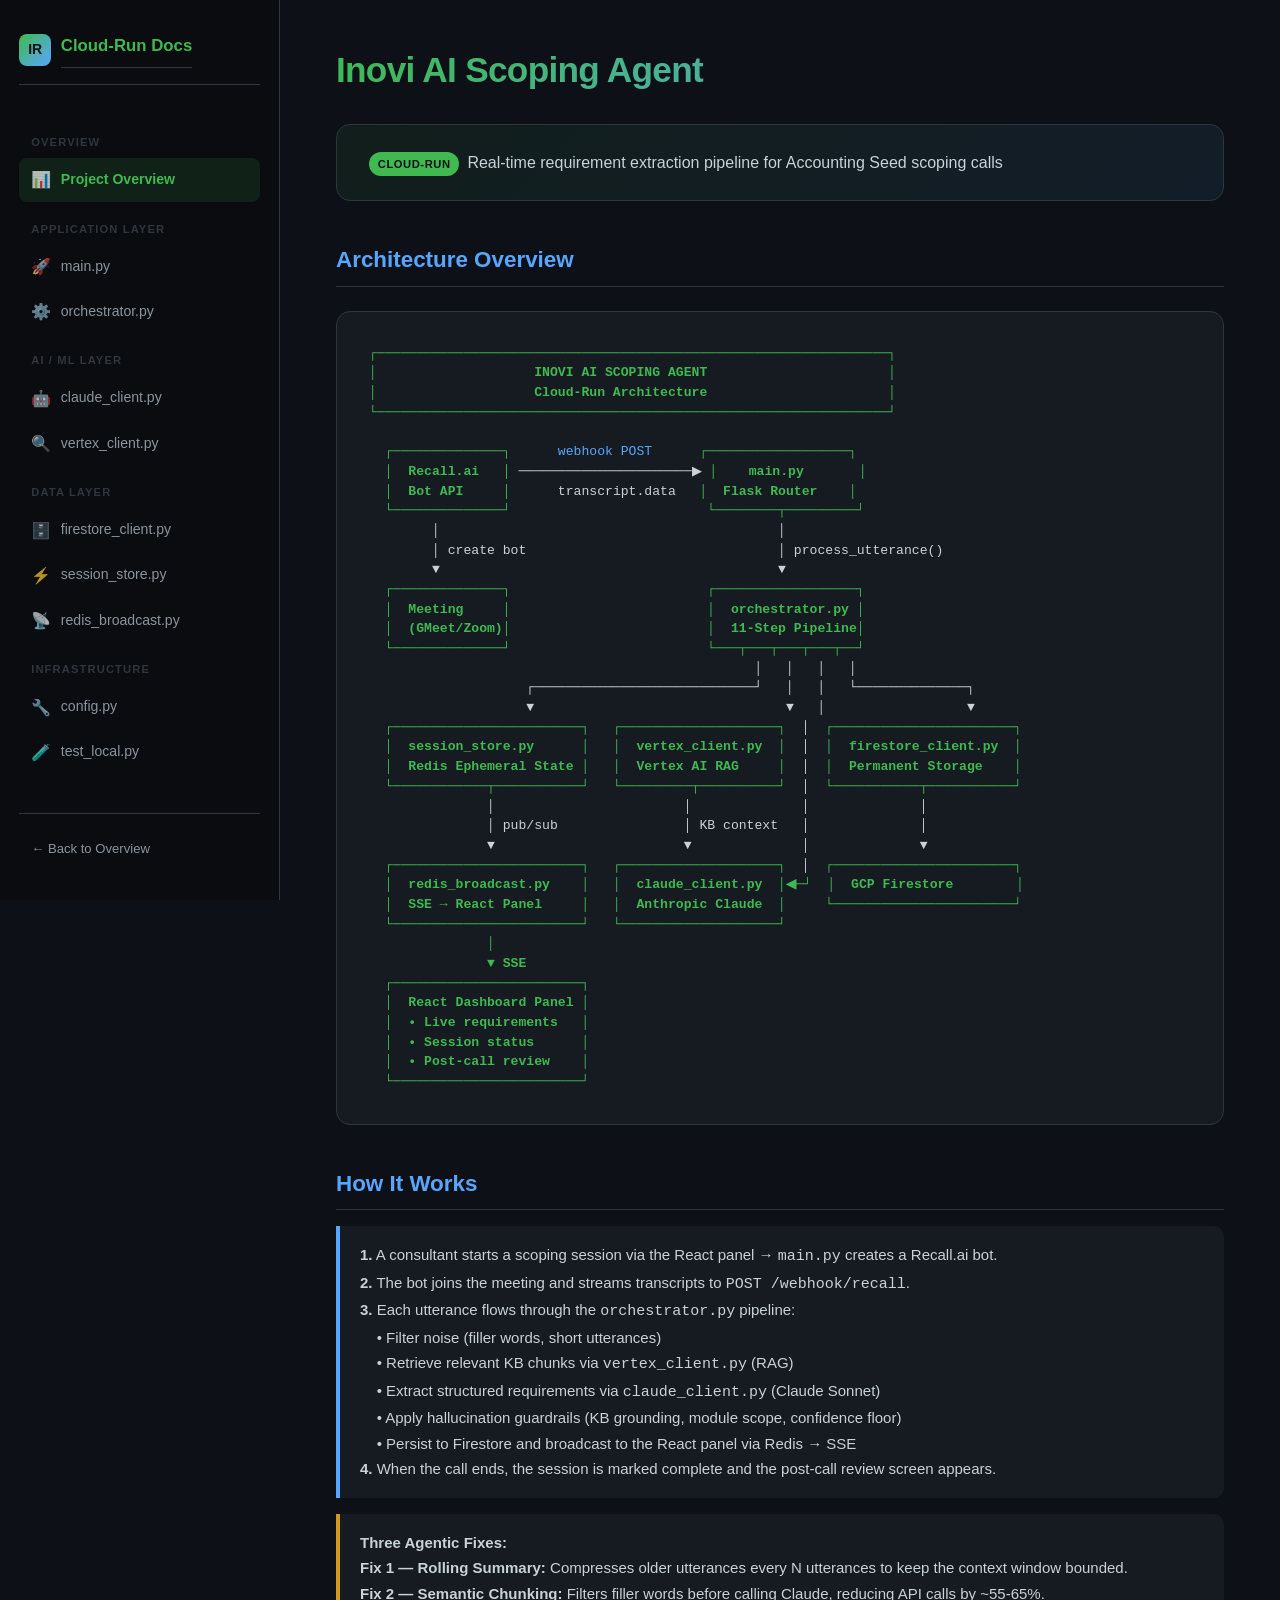
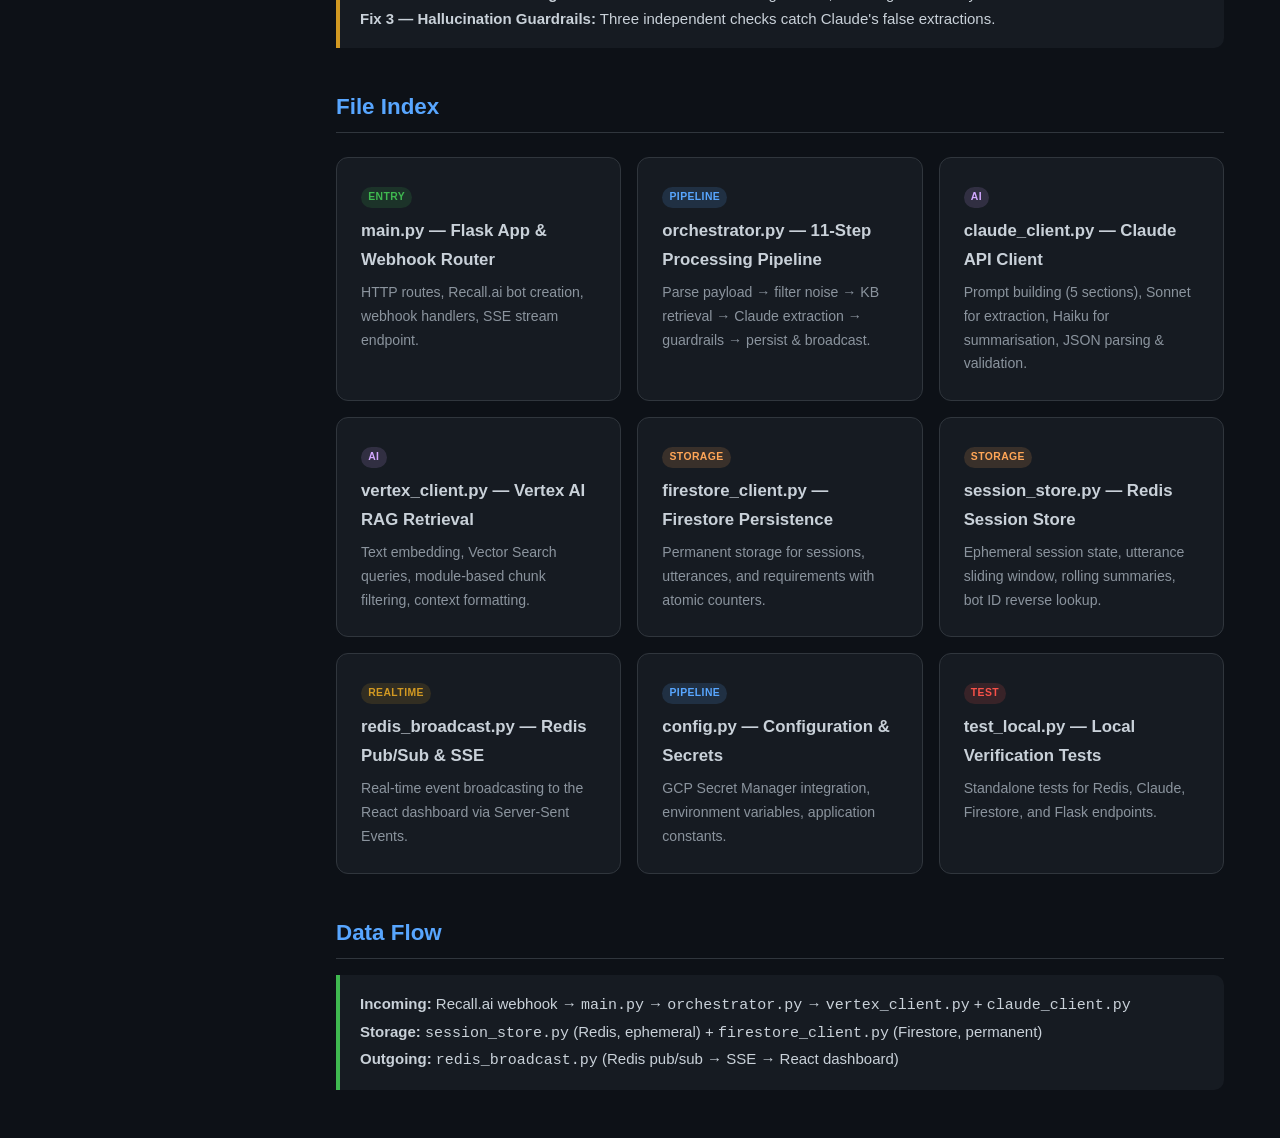
<file: index.html>
<!DOCTYPE html>
<html lang="en">
<head>
<meta charset="UTF-8">
<meta name="viewport" content="width=device-width, initial-scale=1.0">
<title>Project Overview | Cloud-Run Code Docs</title>
<link rel="stylesheet" href="style.css">
</head>
<body>
<div class="container">
<aside class="sidebar">
<div class="sidebar-brand"><div class="logo">IR</div><h2>Cloud-Run Docs</h2></div>
<ul>
<div class="section-label">Overview</div>
<li><a href="index.html" class="active"><span class="icon">📊</span>Project Overview</a></li>
<div class="section-label">Application Layer</div>
<li><a href="main.html" ><span class="icon">🚀</span>main.py</a></li>
<li><a href="orchestrator.html" ><span class="icon">⚙️</span>orchestrator.py</a></li>
<div class="section-label">AI / ML Layer</div>
<li><a href="claude_client.html" ><span class="icon">🤖</span>claude_client.py</a></li>
<li><a href="vertex.html" ><span class="icon">🔍</span>vertex_client.py</a></li>
<div class="section-label">Data Layer</div>
<li><a href="firestore.html" ><span class="icon">🗄️</span>firestore_client.py</a></li>
<li><a href="session.html" ><span class="icon">⚡</span>session_store.py</a></li>
<li><a href="redis.html" ><span class="icon">📡</span>redis_broadcast.py</a></li>
<div class="section-label">Infrastructure</div>
<li><a href="config.html" ><span class="icon">🔧</span>config.py</a></li>
<li><a href="test.html" ><span class="icon">🧪</span>test_local.py</a></li>
</ul>
<div class="back"><a href="index.html">← Back to Overview</a></div>
</aside>
<main class="main">
<h1>Inovi AI Scoping Agent</h1>
<div class="hero"><p><span class="badge">Cloud-Run</span>Real-time requirement extraction pipeline for Accounting Seed scoping calls</p></div>

<h2>Architecture Overview</h2>
<div class="arch"><pre><span class="hl">┌─────────────────────────────────────────────────────────────────┐</span>
<span class="hl">│                    INOVI AI SCOPING AGENT                       │</span>
<span class="hl">│                    Cloud-Run Architecture                       │</span>
<span class="hl">└─────────────────────────────────────────────────────────────────┘</span>

  <span class="hl">┌──────────────┐</span>      <span class="arrow">webhook POST</span>      <span class="hl">┌──────────────────┐</span>
  <span class="hl">│  Recall.ai   │</span> ──────────────────────▶ <span class="hl">│    main.py       │</span>
  <span class="hl">│  Bot API     │</span>      transcript.data   <span class="hl">│  Flask Router    │</span>
  <span class="hl">└──────────────┘</span>                         <span class="hl">└────────┬─────────┘</span>
        │                                           │
        │ create bot                                │ process_utterance()
        ▼                                           ▼
  <span class="hl">┌──────────────┐</span>                         <span class="hl">┌──────────────────┐</span>
  <span class="hl">│  Meeting     │</span>                         <span class="hl">│  orchestrator.py │</span>
  <span class="hl">│  (GMeet/Zoom)│</span>                         <span class="hl">│  11-Step Pipeline│</span>
  <span class="hl">└──────────────┘</span>                         <span class="hl">└───┬───┬───┬───┬──┘</span>
                                                 │   │   │   │
                    ┌────────────────────────────┘   │   │   └──────────────┐
                    ▼                                ▼   │                  ▼
  <span class="hl">┌────────────────────────┐</span>   <span class="hl">┌────────────────────┐</span>  │  <span class="hl">┌───────────────────────┐</span>
  <span class="hl">│  session_store.py      │</span>   <span class="hl">│  vertex_client.py  │</span>  │  <span class="hl">│  firestore_client.py  │</span>
  <span class="hl">│  Redis Ephemeral State │</span>   <span class="hl">│  Vertex AI RAG     │</span>  │  <span class="hl">│  Permanent Storage    │</span>
  <span class="hl">└────────────┬───────────┘</span>   <span class="hl">└─────────┬──────────┘</span>  │  <span class="hl">└───────────┬───────────┘</span>
               │                        │              │              │
               │ pub/sub                │ KB context   │              │
               ▼                        ▼              │              ▼
  <span class="hl">┌────────────────────────┐</span>   <span class="hl">┌────────────────────┐</span>  │  <span class="hl">┌───────────────────────┐</span>
  <span class="hl">│  redis_broadcast.py    │</span>   <span class="hl">│  claude_client.py  │◀─┘  <span class="hl">│  GCP Firestore        │</span>
  <span class="hl">│  SSE → React Panel     │</span>   <span class="hl">│  Anthropic Claude  │</span>     <span class="hl">└───────────────────────┘</span>
  <span class="hl">└────────────────────────┘</span>   <span class="hl">└────────────────────┘</span>
               │
               ▼ SSE
  <span class="hl">┌────────────────────────┐</span>
  <span class="hl">│  React Dashboard Panel │</span>
  <span class="hl">│  • Live requirements   │</span>
  <span class="hl">│  • Session status      │</span>
  <span class="hl">│  • Post-call review    │</span>
  <span class="hl">└────────────────────────┘</span></pre></div>

<h2>How It Works</h2>
<div class="info-box">
<strong>1.</strong> A consultant starts a scoping session via the React panel → <code>main.py</code> creates a Recall.ai bot.<br>
<strong>2.</strong> The bot joins the meeting and streams transcripts to <code>POST /webhook/recall</code>.<br>
<strong>3.</strong> Each utterance flows through the <code>orchestrator.py</code> pipeline:<br>
&nbsp;&nbsp;&nbsp;&nbsp;• Filter noise (filler words, short utterances)<br>
&nbsp;&nbsp;&nbsp;&nbsp;• Retrieve relevant KB chunks via <code>vertex_client.py</code> (RAG)<br>
&nbsp;&nbsp;&nbsp;&nbsp;• Extract structured requirements via <code>claude_client.py</code> (Claude Sonnet)<br>
&nbsp;&nbsp;&nbsp;&nbsp;• Apply hallucination guardrails (KB grounding, module scope, confidence floor)<br>
&nbsp;&nbsp;&nbsp;&nbsp;• Persist to Firestore and broadcast to the React panel via Redis → SSE<br>
<strong>4.</strong> When the call ends, the session is marked complete and the post-call review screen appears.
</div>

<div class="info-box warn">
<strong>Three Agentic Fixes:</strong><br>
<strong>Fix 1 — Rolling Summary:</strong> Compresses older utterances every N utterances to keep the context window bounded.<br>
<strong>Fix 2 — Semantic Chunking:</strong> Filters filler words before calling Claude, reducing API calls by ~55-65%.<br>
<strong>Fix 3 — Hallucination Guardrails:</strong> Three independent checks catch Claude's false extractions.
</div>

<h2>File Index</h2>
<div class="cards"><a class="card" href="main.html"><span class="tag entry">entry</span><h3>main.py — Flask App & Webhook Router</h3><p>HTTP routes, Recall.ai bot creation, webhook handlers, SSE stream endpoint.</p></a>
<a class="card" href="orchestrator.html"><span class="tag pipeline">pipeline</span><h3>orchestrator.py — 11-Step Processing Pipeline</h3><p>Parse payload → filter noise → KB retrieval → Claude extraction → guardrails → persist & broadcast.</p></a>
<a class="card" href="claude_client.html"><span class="tag ai">ai</span><h3>claude_client.py — Claude API Client</h3><p>Prompt building (5 sections), Sonnet for extraction, Haiku for summarisation, JSON parsing & validation.</p></a>
<a class="card" href="vertex.html"><span class="tag ai">ai</span><h3>vertex_client.py — Vertex AI RAG Retrieval</h3><p>Text embedding, Vector Search queries, module-based chunk filtering, context formatting.</p></a>
<a class="card" href="firestore.html"><span class="tag storage">storage</span><h3>firestore_client.py — Firestore Persistence</h3><p>Permanent storage for sessions, utterances, and requirements with atomic counters.</p></a>
<a class="card" href="session.html"><span class="tag storage">storage</span><h3>session_store.py — Redis Session Store</h3><p>Ephemeral session state, utterance sliding window, rolling summaries, bot ID reverse lookup.</p></a>
<a class="card" href="redis.html"><span class="tag realtime">realtime</span><h3>redis_broadcast.py — Redis Pub/Sub & SSE</h3><p>Real-time event broadcasting to the React dashboard via Server-Sent Events.</p></a>
<a class="card" href="config.html"><span class="tag pipeline">pipeline</span><h3>config.py — Configuration & Secrets</h3><p>GCP Secret Manager integration, environment variables, application constants.</p></a>
<a class="card" href="test.html"><span class="tag test">test</span><h3>test_local.py — Local Verification Tests</h3><p>Standalone tests for Redis, Claude, Firestore, and Flask endpoints.</p></a>
</div>

<h2>Data Flow</h2>
<div class="info-box success">
<strong>Incoming:</strong> Recall.ai webhook → <code>main.py</code> → <code>orchestrator.py</code> → <code>vertex_client.py</code> + <code>claude_client.py</code><br>
<strong>Storage:</strong> <code>session_store.py</code> (Redis, ephemeral) + <code>firestore_client.py</code> (Firestore, permanent)<br>
<strong>Outgoing:</strong> <code>redis_broadcast.py</code> (Redis pub/sub → SSE → React dashboard)
</div>

</main>
</div>
</body>
</html>
</file>
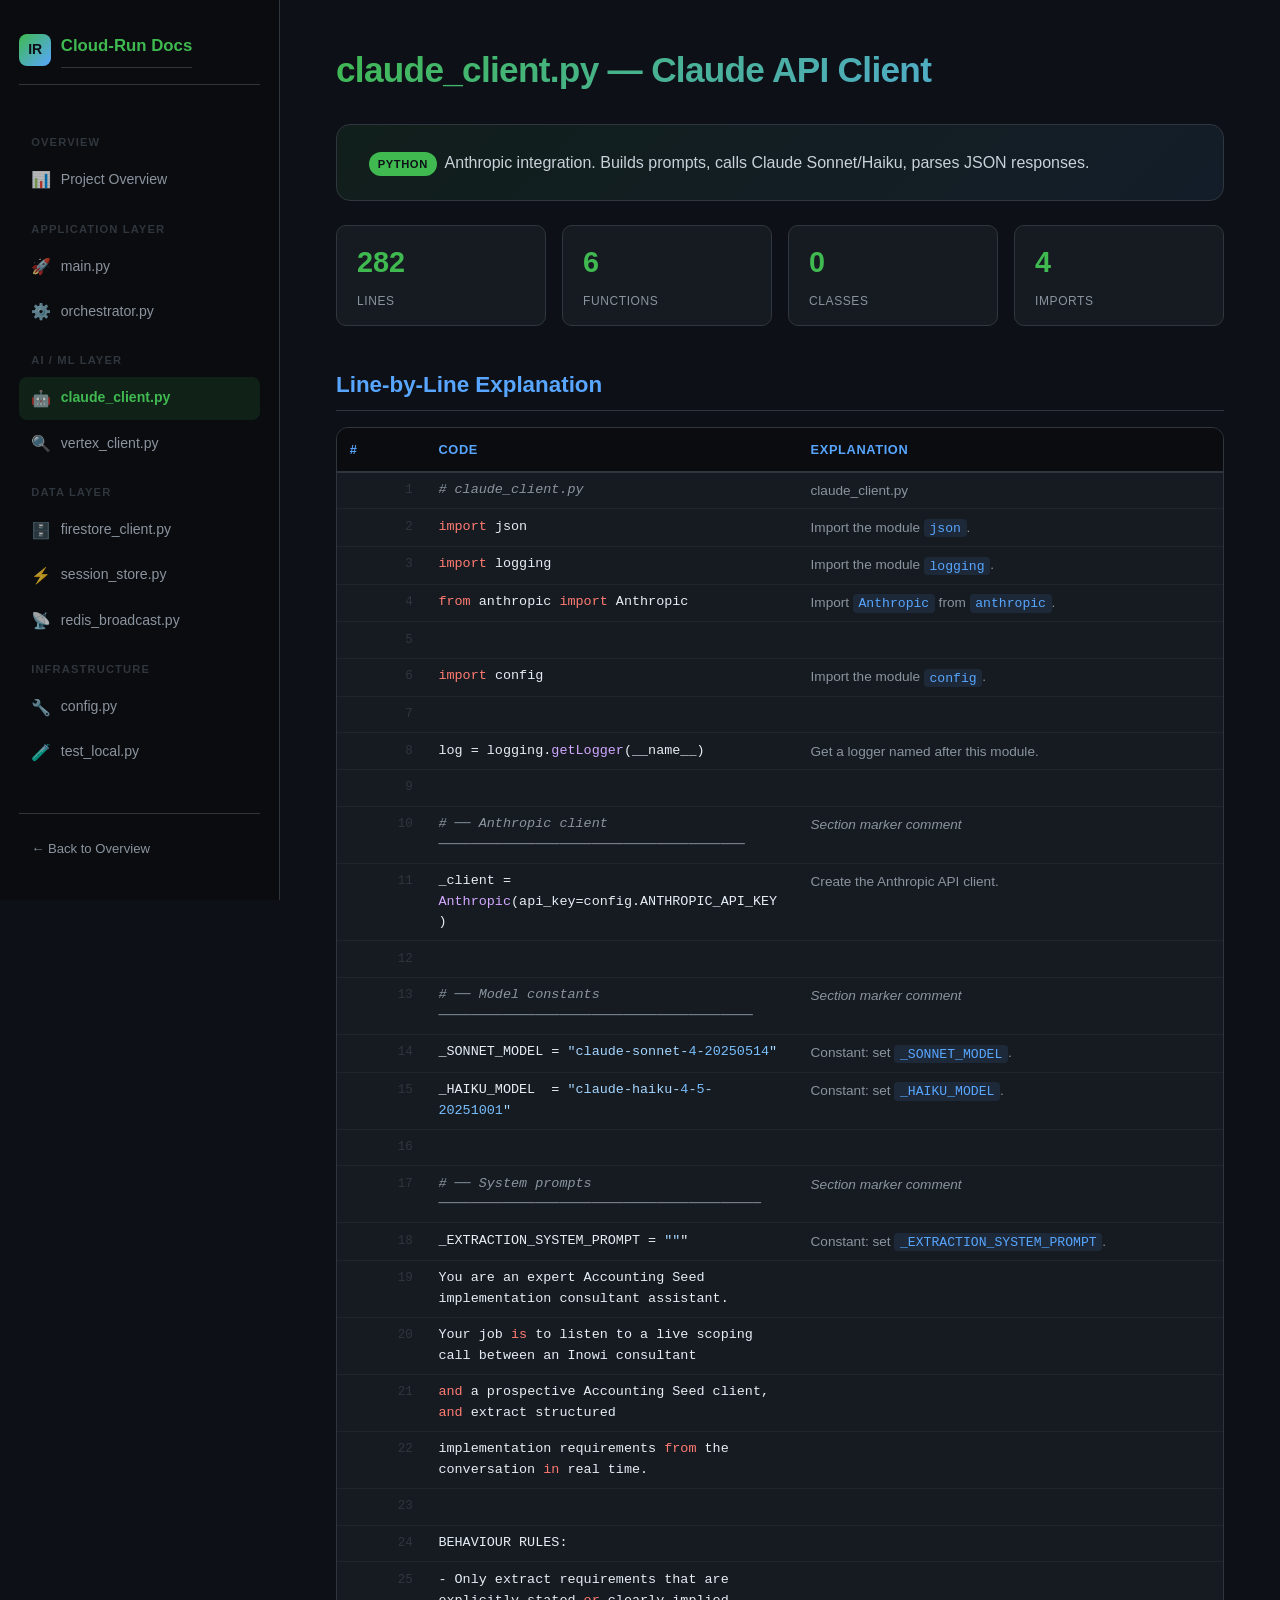
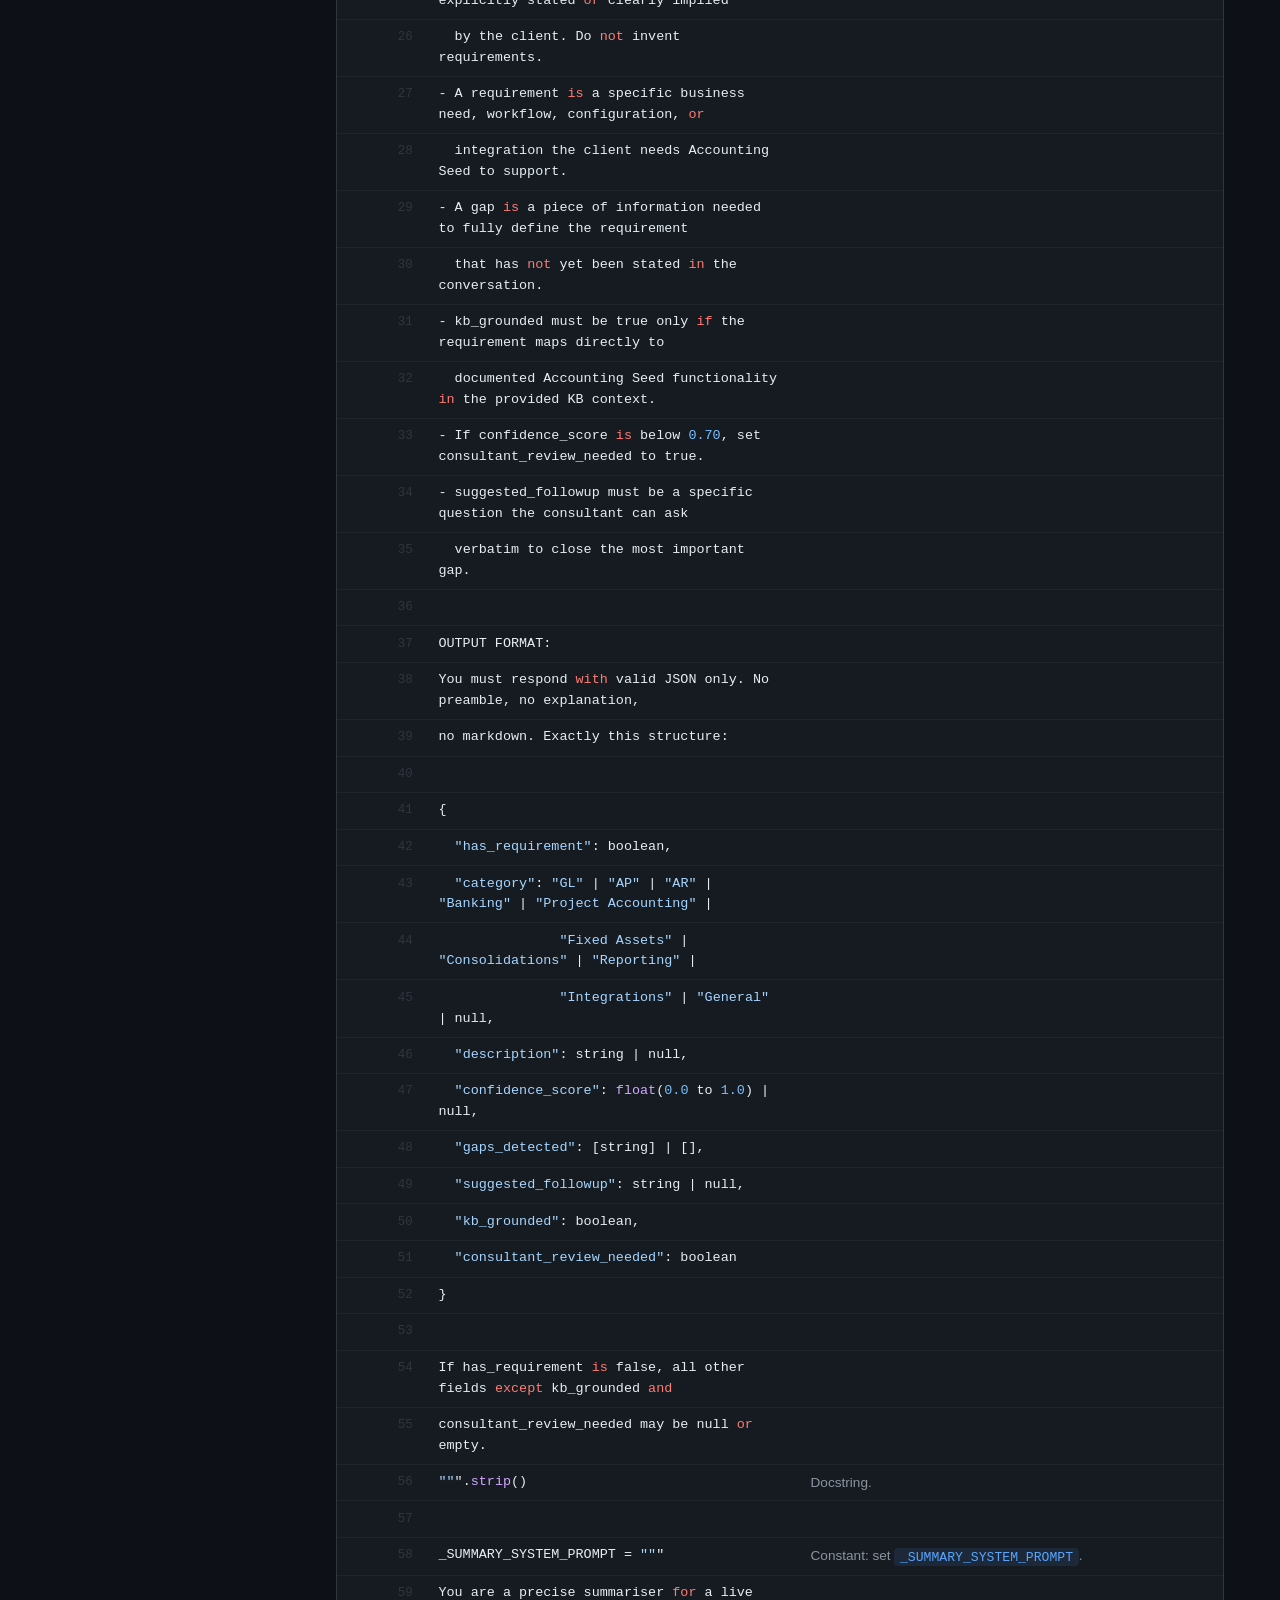
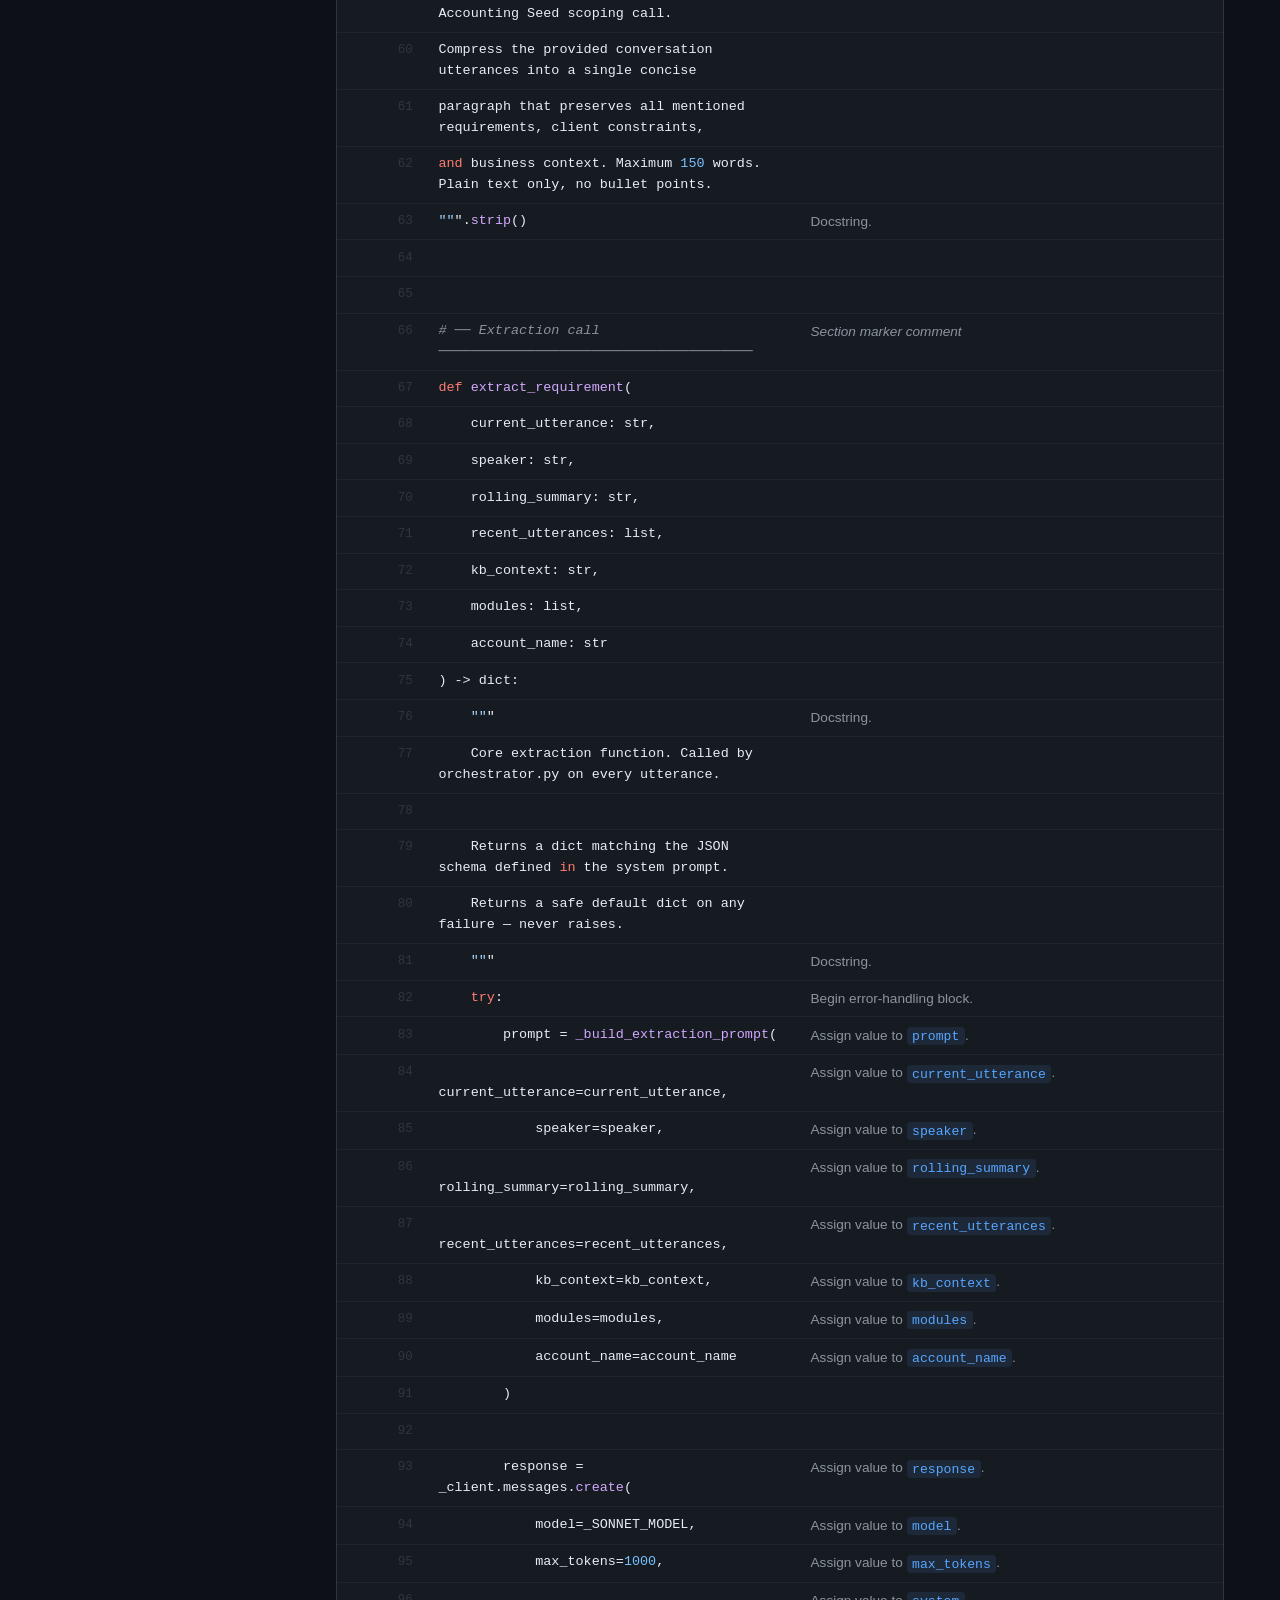
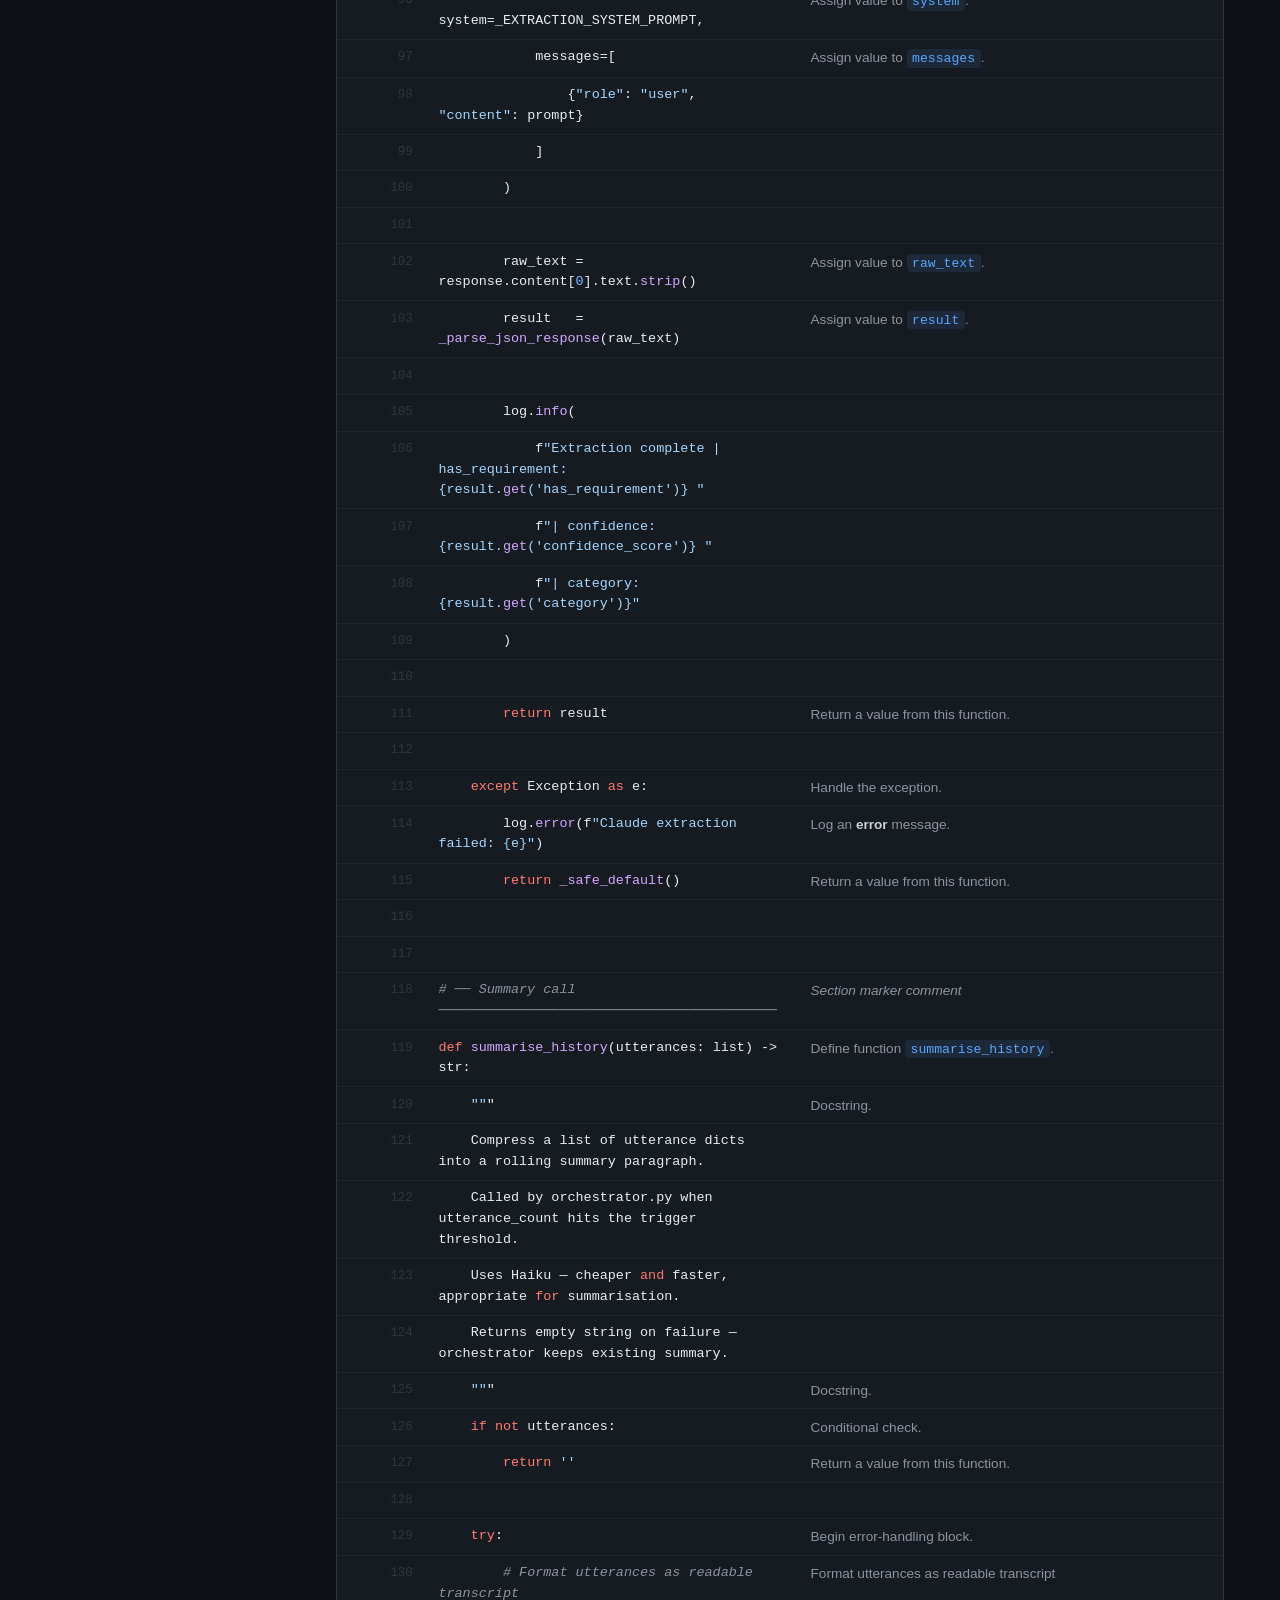
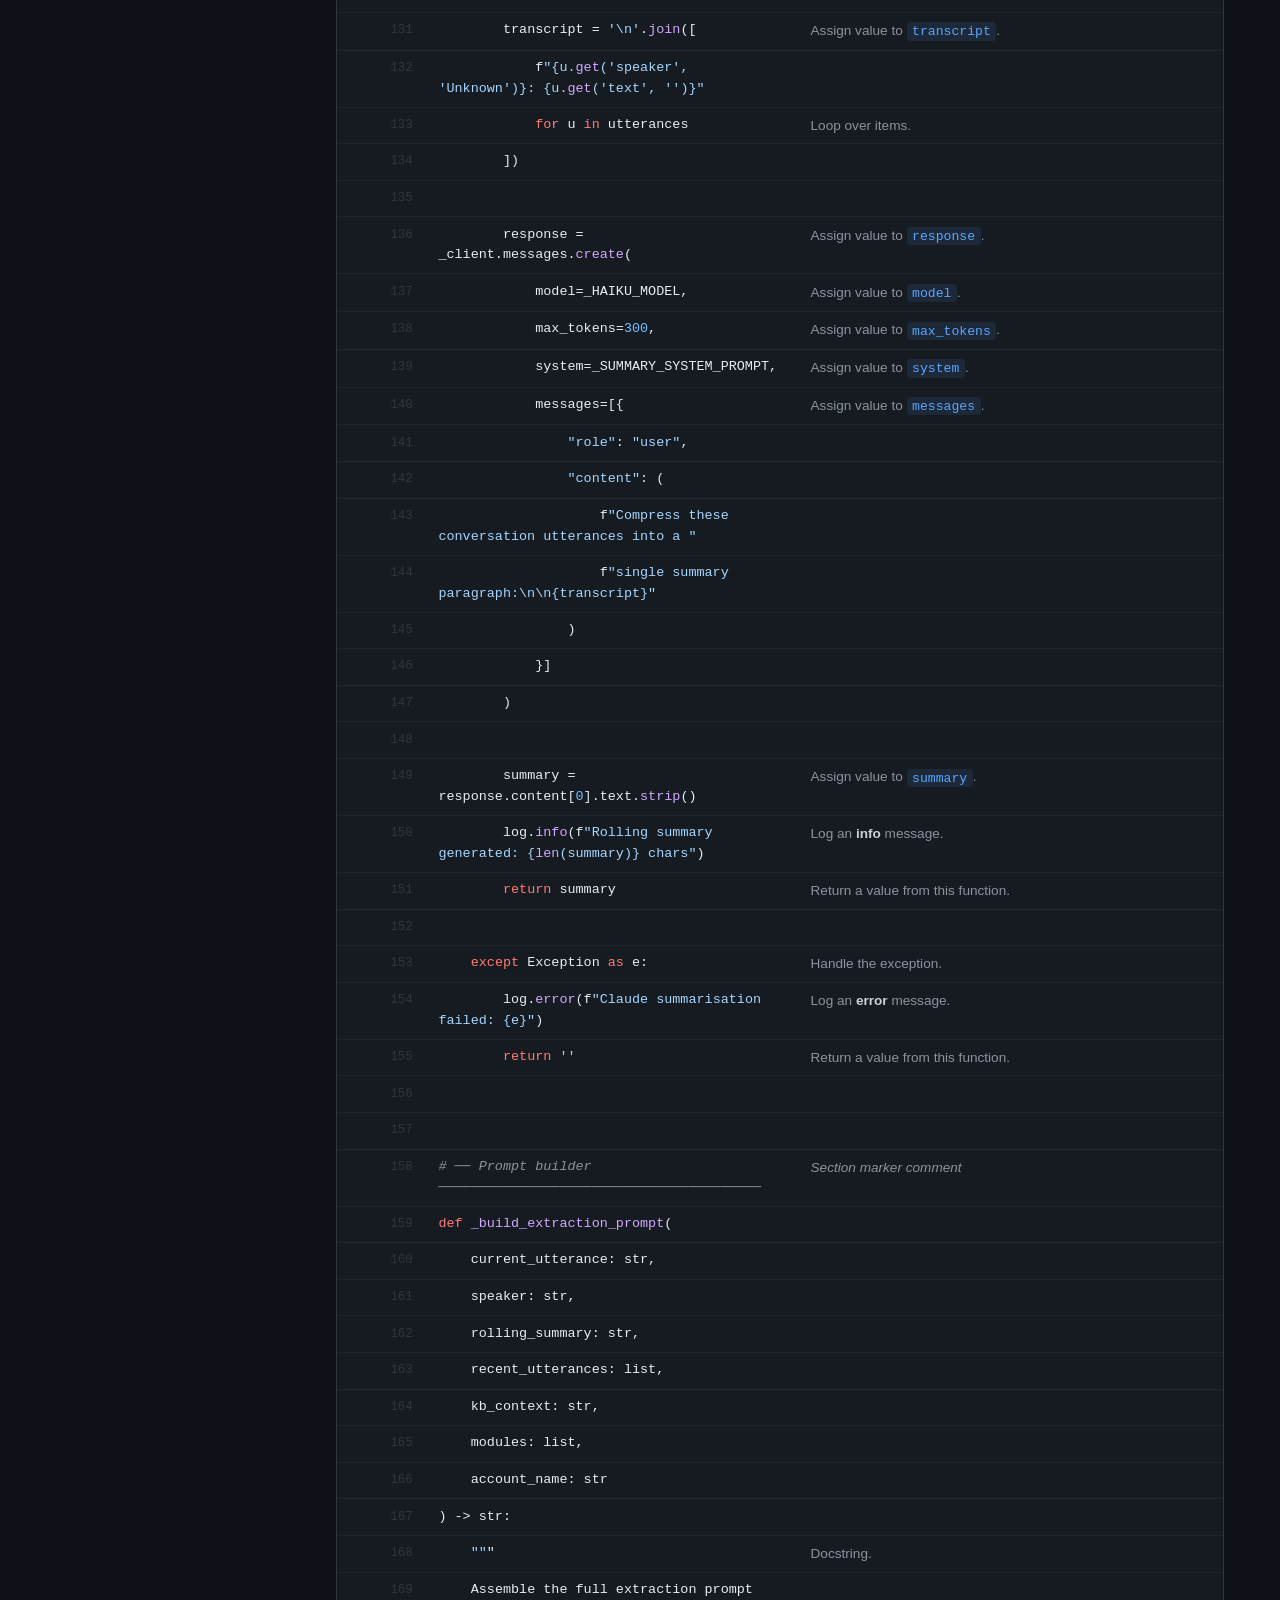
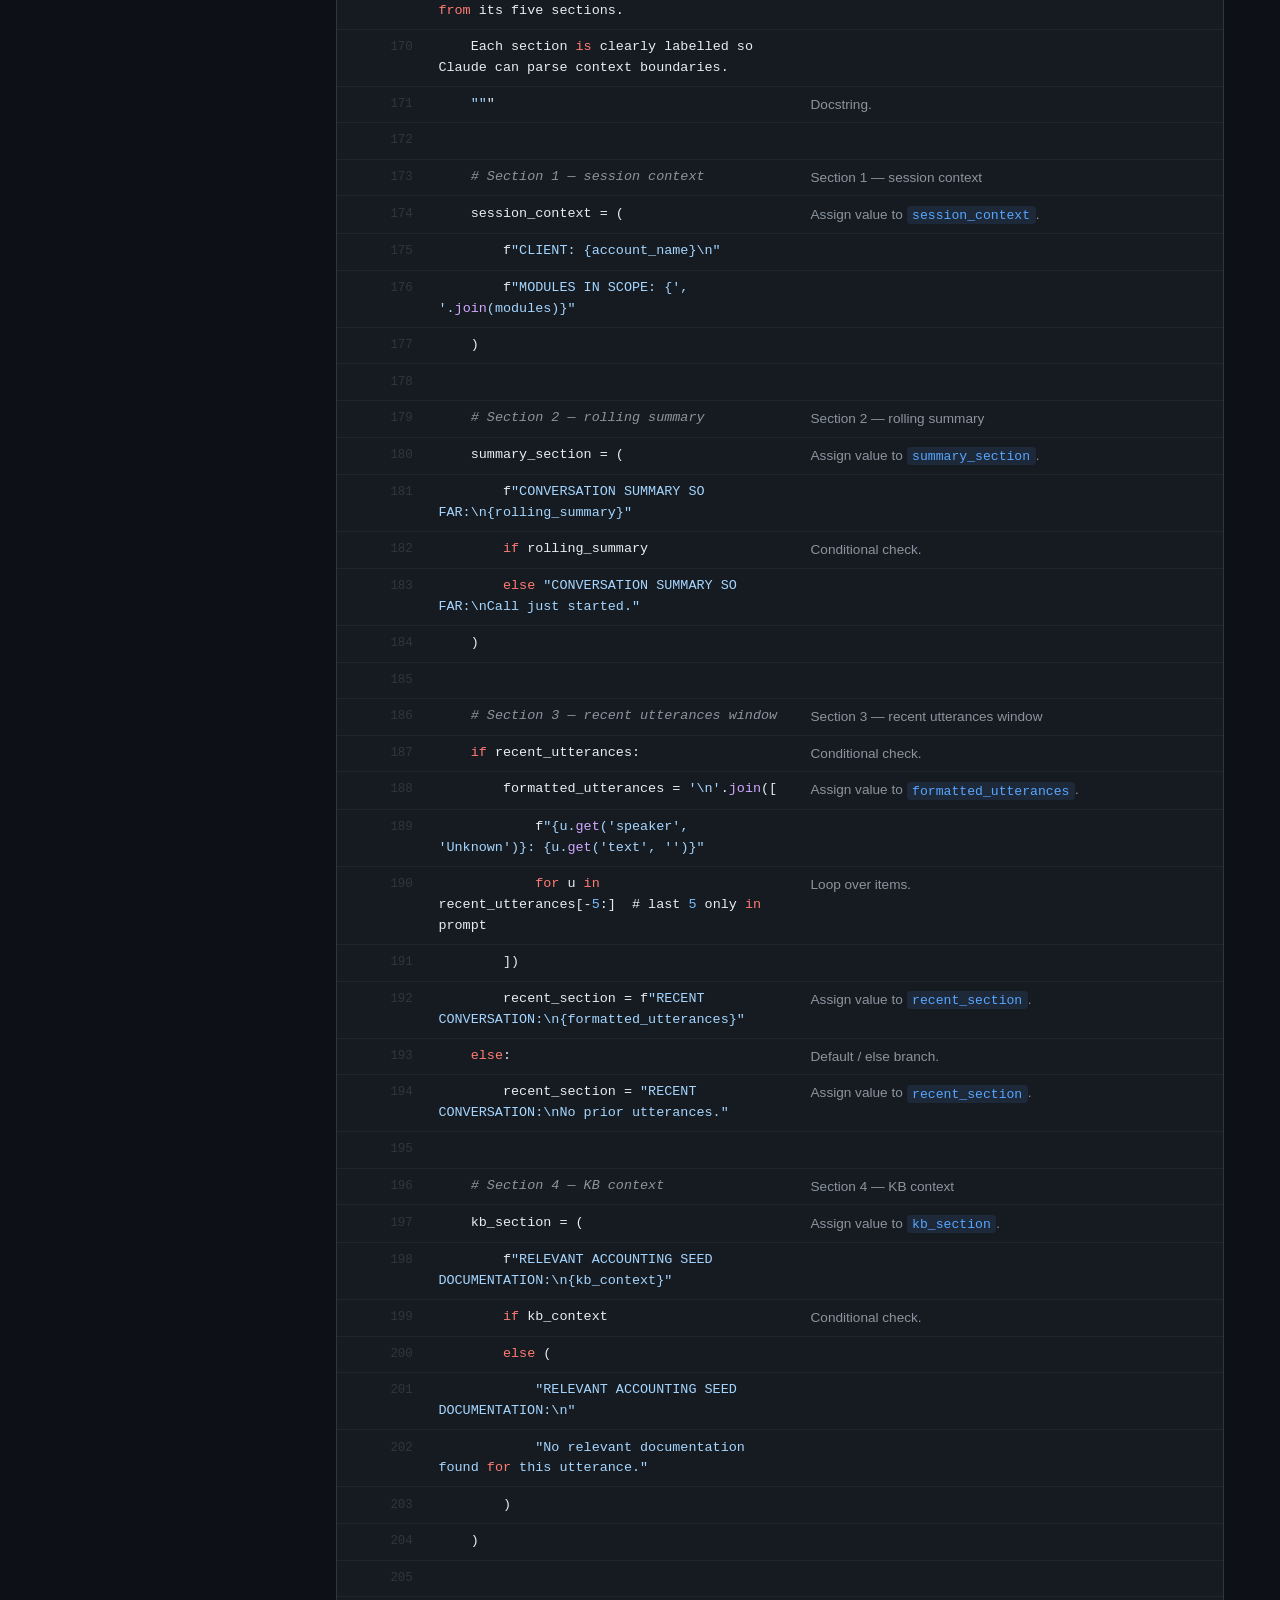
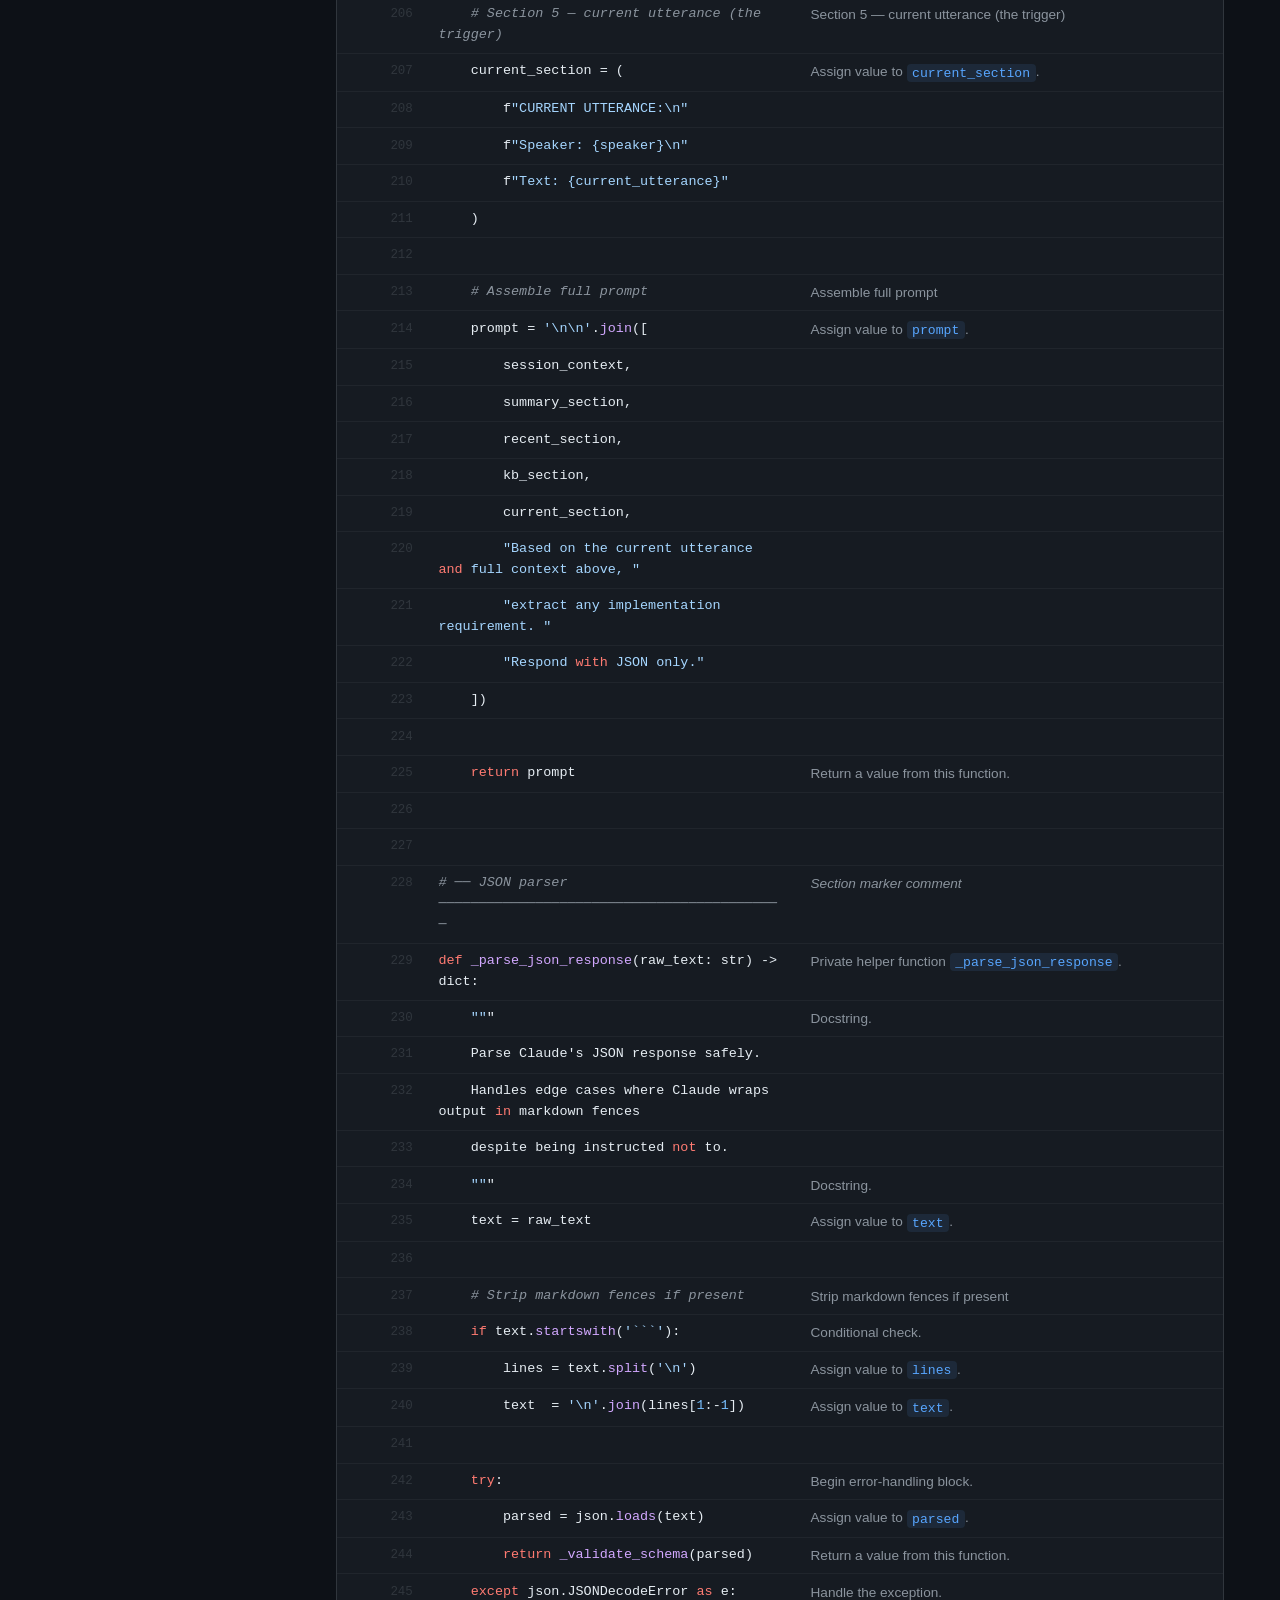
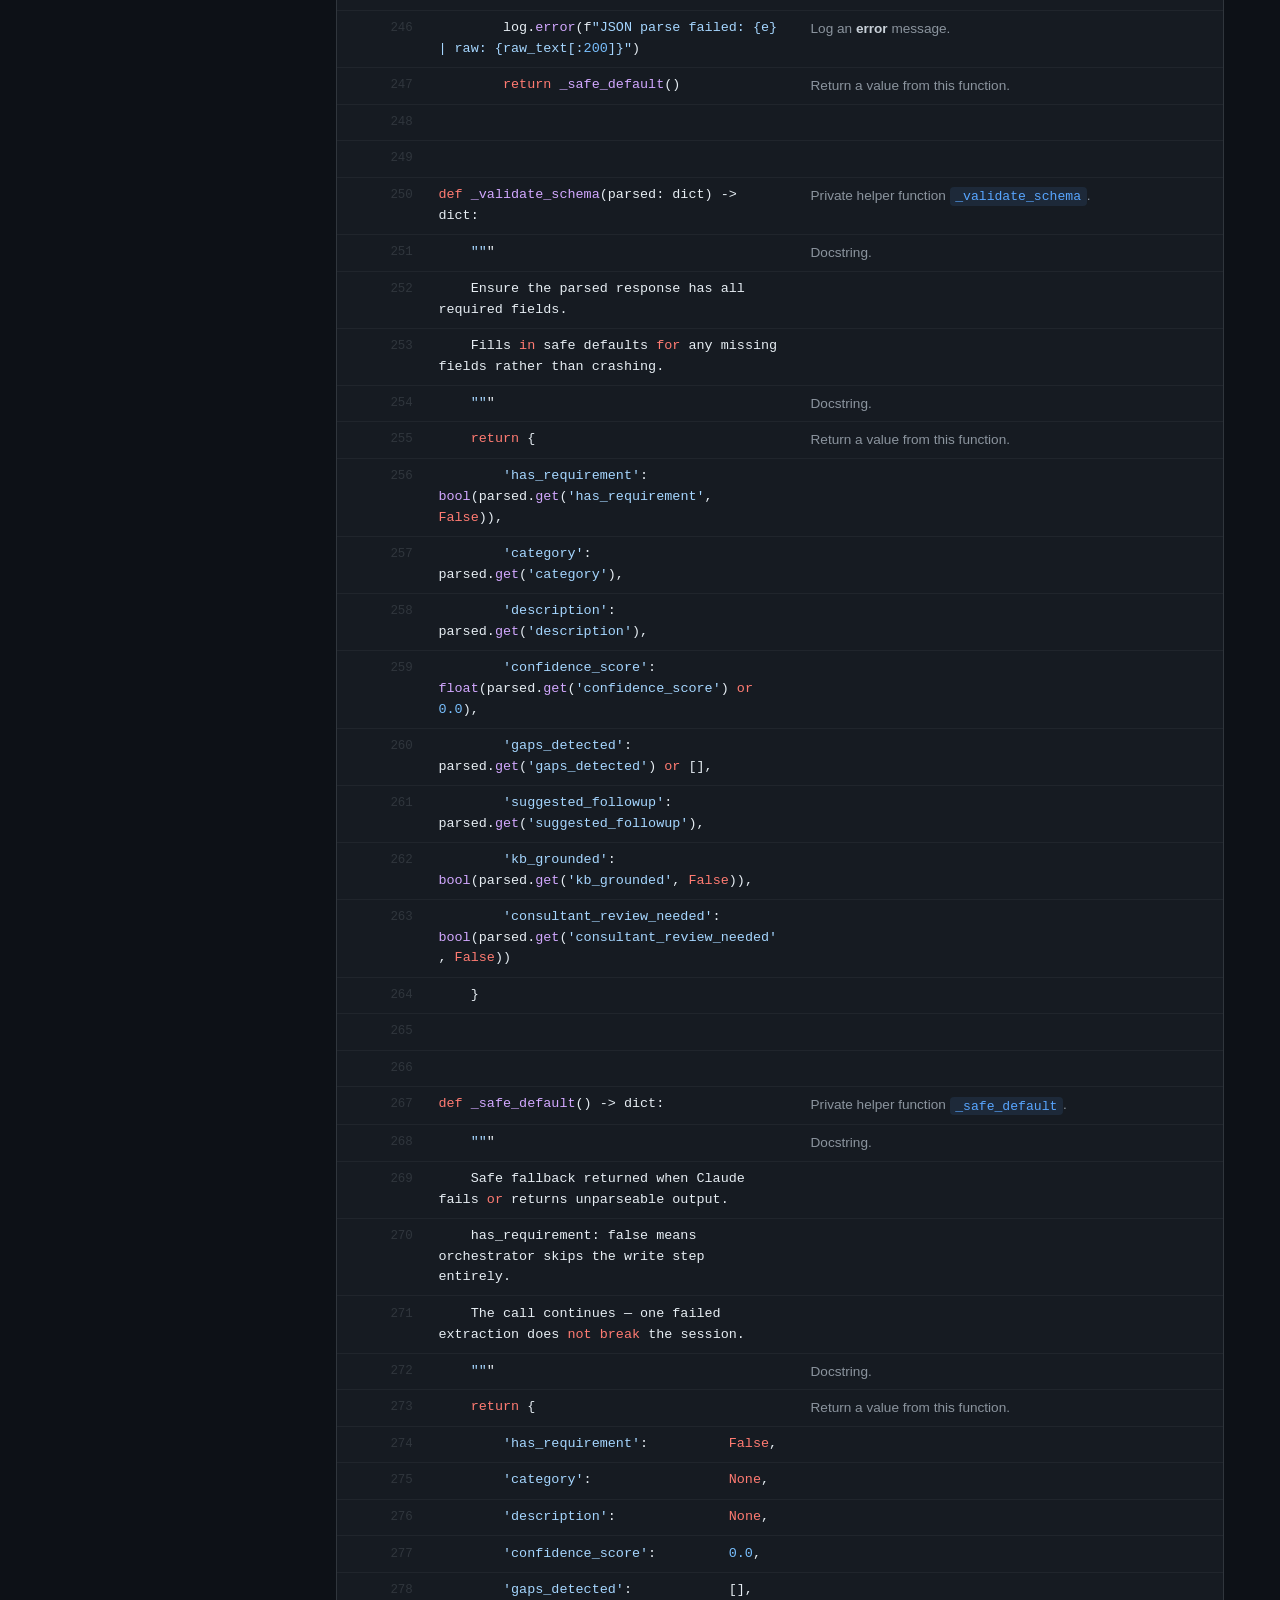
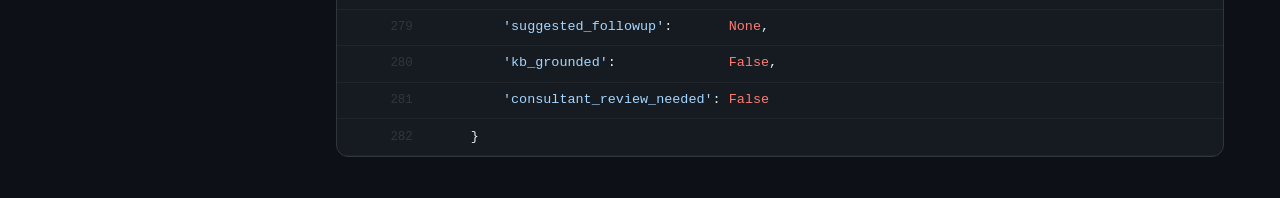
<file: claude_client.html>
<!DOCTYPE html>
<html lang="en">
<head>
<meta charset="UTF-8">
<meta name="viewport" content="width=device-width, initial-scale=1.0">
<title>claude_client.py — Claude API Client | Cloud-Run Code Docs</title>
<link rel="stylesheet" href="style.css">
</head>
<body>
<div class="container">
<aside class="sidebar">
<div class="sidebar-brand"><div class="logo">IR</div><h2>Cloud-Run Docs</h2></div>
<ul>
<div class="section-label">Overview</div>
<li><a href="index.html" ><span class="icon">&#x1F4CA;</span>Project Overview</a></li>
<div class="section-label">Application Layer</div>
<li><a href="main.html" ><span class="icon">&#x1F680;</span>main.py</a></li>
<li><a href="orchestrator.html" ><span class="icon">&#x2699;&#xFE0F;</span>orchestrator.py</a></li>
<div class="section-label">AI / ML Layer</div>
<li><a href="claude_client.html" class="active"><span class="icon">&#x1F916;</span>claude_client.py</a></li>
<li><a href="vertex.html" ><span class="icon">&#x1F50D;</span>vertex_client.py</a></li>
<div class="section-label">Data Layer</div>
<li><a href="firestore.html" ><span class="icon">&#x1F5C4;&#xFE0F;</span>firestore_client.py</a></li>
<li><a href="session.html" ><span class="icon">&#x26A1;</span>session_store.py</a></li>
<li><a href="redis.html" ><span class="icon">&#x1F4E1;</span>redis_broadcast.py</a></li>
<div class="section-label">Infrastructure</div>
<li><a href="config.html" ><span class="icon">&#x1F527;</span>config.py</a></li>
<li><a href="test.html" ><span class="icon">&#x1F9EA;</span>test_local.py</a></li>
</ul>
<div class="back"><a href="index.html">&larr; Back to Overview</a></div>
</aside>
<main class="main">
<h1>claude_client.py — Claude API Client</h1>
<div class="hero"><p><span class="badge">Python</span>Anthropic integration. Builds prompts, calls Claude Sonnet/Haiku, parses JSON responses.</p></div>
<div class="stats">
  <div class="stat"><span class="num">282</span><span class="label">Lines</span></div>
  <div class="stat"><span class="num">6</span><span class="label">Functions</span></div>
  <div class="stat"><span class="num">0</span><span class="label">Classes</span></div>
  <div class="stat"><span class="num">4</span><span class="label">Imports</span></div>
</div>
<h2>Line-by-Line Explanation</h2>
<div class="table-wrap"><table><thead><tr><th>#</th><th>Code</th><th>Explanation</th></tr></thead><tbody><tr><td class="lineno">1</td><td class="code"><span class="cmt"># claude_client.py</span></td><td class="explain">claude_client.py</td></tr>
<tr><td class="lineno">2</td><td class="code"><span class="kw">import</span> json</td><td class="explain">Import the module <code>json</code>.</td></tr>
<tr><td class="lineno">3</td><td class="code"><span class="kw">import</span> logging</td><td class="explain">Import the module <code>logging</code>.</td></tr>
<tr><td class="lineno">4</td><td class="code"><span class="kw">from</span> anthropic <span class="kw">import</span> Anthropic</td><td class="explain">Import <code>Anthropic</code> from <code>anthropic</code>.</td></tr>
<tr><td class="lineno">5</td><td class="code">&nbsp;</td><td class="explain"></td></tr>
<tr><td class="lineno">6</td><td class="code"><span class="kw">import</span> config</td><td class="explain">Import the module <code>config</code>.</td></tr>
<tr><td class="lineno">7</td><td class="code">&nbsp;</td><td class="explain"></td></tr>
<tr><td class="lineno">8</td><td class="code">log = logging.<span class="fn">getLogger</span>(__name__)</td><td class="explain">Get a logger named after this module.</td></tr>
<tr><td class="lineno">9</td><td class="code">&nbsp;</td><td class="explain"></td></tr>
<tr><td class="lineno">10</td><td class="code"><span class="cmt"># ── Anthropic client ──────────────────────────────────────</span></td><td class="explain"><em>Section marker comment</em></td></tr>
<tr><td class="lineno">11</td><td class="code">_client = <span class="fn">Anthropic</span>(api_key=config.ANTHROPIC_API_KEY)</td><td class="explain">Create the Anthropic API client.</td></tr>
<tr><td class="lineno">12</td><td class="code">&nbsp;</td><td class="explain"></td></tr>
<tr><td class="lineno">13</td><td class="code"><span class="cmt"># ── Model constants ───────────────────────────────────────</span></td><td class="explain"><em>Section marker comment</em></td></tr>
<tr><td class="lineno">14</td><td class="code">_SONNET_MODEL = <span class="str">&quot;claude-sonnet-<span class="num">4</span>-<span class="num">20250514</span>&quot;</span></td><td class="explain">Constant: set <code>_SONNET_MODEL</code>.</td></tr>
<tr><td class="lineno">15</td><td class="code">_HAIKU_MODEL  = <span class="str">&quot;claude-haiku-<span class="num">4</span>-<span class="num">5</span>-<span class="num">20251001</span>&quot;</span></td><td class="explain">Constant: set <code>_HAIKU_MODEL</code>.</td></tr>
<tr><td class="lineno">16</td><td class="code">&nbsp;</td><td class="explain"></td></tr>
<tr><td class="lineno">17</td><td class="code"><span class="cmt"># ── System prompts ────────────────────────────────────────</span></td><td class="explain"><em>Section marker comment</em></td></tr>
<tr><td class="lineno">18</td><td class="code">_EXTRACTION_SYSTEM_PROMPT = <span class="str">&quot;&quot;</span>&quot;</td><td class="explain">Constant: set <code>_EXTRACTION_SYSTEM_PROMPT</code>.</td></tr>
<tr><td class="lineno">19</td><td class="code">You are an expert Accounting Seed implementation consultant assistant.</td><td class="explain"></td></tr>
<tr><td class="lineno">20</td><td class="code">Your job <span class="kw">is</span> to listen to a live scoping call between an Inowi consultant</td><td class="explain"></td></tr>
<tr><td class="lineno">21</td><td class="code"><span class="kw">and</span> a prospective Accounting Seed client, <span class="kw">and</span> extract structured</td><td class="explain"></td></tr>
<tr><td class="lineno">22</td><td class="code">implementation requirements <span class="kw">from</span> the conversation <span class="kw">in</span> real time.</td><td class="explain"></td></tr>
<tr><td class="lineno">23</td><td class="code">&nbsp;</td><td class="explain"></td></tr>
<tr><td class="lineno">24</td><td class="code">BEHAVIOUR RULES:</td><td class="explain"></td></tr>
<tr><td class="lineno">25</td><td class="code">- Only extract requirements that are explicitly stated <span class="kw">or</span> clearly implied</td><td class="explain"></td></tr>
<tr><td class="lineno">26</td><td class="code">  by the client. Do <span class="kw">not</span> invent requirements.</td><td class="explain"></td></tr>
<tr><td class="lineno">27</td><td class="code">- A requirement <span class="kw">is</span> a specific business need, workflow, configuration, <span class="kw">or</span></td><td class="explain"></td></tr>
<tr><td class="lineno">28</td><td class="code">  integration the client needs Accounting Seed to support.</td><td class="explain"></td></tr>
<tr><td class="lineno">29</td><td class="code">- A gap <span class="kw">is</span> a piece of information needed to fully define the requirement</td><td class="explain"></td></tr>
<tr><td class="lineno">30</td><td class="code">  that has <span class="kw">not</span> yet been stated <span class="kw">in</span> the conversation.</td><td class="explain"></td></tr>
<tr><td class="lineno">31</td><td class="code">- kb_grounded must be true only <span class="kw">if</span> the requirement maps directly to</td><td class="explain"></td></tr>
<tr><td class="lineno">32</td><td class="code">  documented Accounting Seed functionality <span class="kw">in</span> the provided KB context.</td><td class="explain"></td></tr>
<tr><td class="lineno">33</td><td class="code">- If confidence_score <span class="kw">is</span> below <span class="num">0.70</span>, set consultant_review_needed to true.</td><td class="explain"></td></tr>
<tr><td class="lineno">34</td><td class="code">- suggested_followup must be a specific question the consultant can ask</td><td class="explain"></td></tr>
<tr><td class="lineno">35</td><td class="code">  verbatim to close the most important gap.</td><td class="explain"></td></tr>
<tr><td class="lineno">36</td><td class="code">&nbsp;</td><td class="explain"></td></tr>
<tr><td class="lineno">37</td><td class="code">OUTPUT FORMAT:</td><td class="explain"></td></tr>
<tr><td class="lineno">38</td><td class="code">You must respond <span class="kw">with</span> valid JSON only. No preamble, no explanation,</td><td class="explain"></td></tr>
<tr><td class="lineno">39</td><td class="code">no markdown. Exactly this structure:</td><td class="explain"></td></tr>
<tr><td class="lineno">40</td><td class="code">&nbsp;</td><td class="explain"></td></tr>
<tr><td class="lineno">41</td><td class="code">{</td><td class="explain"></td></tr>
<tr><td class="lineno">42</td><td class="code">  <span class="str">&quot;has_requirement&quot;</span>: boolean,</td><td class="explain"></td></tr>
<tr><td class="lineno">43</td><td class="code">  <span class="str">&quot;category&quot;</span>: <span class="str">&quot;GL&quot;</span> | <span class="str">&quot;AP&quot;</span> | <span class="str">&quot;AR&quot;</span> | <span class="str">&quot;Banking&quot;</span> | <span class="str">&quot;Project Accounting&quot;</span> |</td><td class="explain"></td></tr>
<tr><td class="lineno">44</td><td class="code">               <span class="str">&quot;Fixed Assets&quot;</span> | <span class="str">&quot;Consolidations&quot;</span> | <span class="str">&quot;Reporting&quot;</span> |</td><td class="explain"></td></tr>
<tr><td class="lineno">45</td><td class="code">               <span class="str">&quot;Integrations&quot;</span> | <span class="str">&quot;General&quot;</span> | null,</td><td class="explain"></td></tr>
<tr><td class="lineno">46</td><td class="code">  <span class="str">&quot;description&quot;</span>: string | null,</td><td class="explain"></td></tr>
<tr><td class="lineno">47</td><td class="code">  <span class="str">&quot;confidence_score&quot;</span>: <span class="fn">float</span>(<span class="num">0.0</span> to <span class="num">1.0</span>) | null,</td><td class="explain"></td></tr>
<tr><td class="lineno">48</td><td class="code">  <span class="str">&quot;gaps_detected&quot;</span>: [string] | [],</td><td class="explain"></td></tr>
<tr><td class="lineno">49</td><td class="code">  <span class="str">&quot;suggested_followup&quot;</span>: string | null,</td><td class="explain"></td></tr>
<tr><td class="lineno">50</td><td class="code">  <span class="str">&quot;kb_grounded&quot;</span>: boolean,</td><td class="explain"></td></tr>
<tr><td class="lineno">51</td><td class="code">  <span class="str">&quot;consultant_review_needed&quot;</span>: boolean</td><td class="explain"></td></tr>
<tr><td class="lineno">52</td><td class="code">}</td><td class="explain"></td></tr>
<tr><td class="lineno">53</td><td class="code">&nbsp;</td><td class="explain"></td></tr>
<tr><td class="lineno">54</td><td class="code">If has_requirement <span class="kw">is</span> false, all other fields <span class="kw">except</span> kb_grounded <span class="kw">and</span></td><td class="explain"></td></tr>
<tr><td class="lineno">55</td><td class="code">consultant_review_needed may be null <span class="kw">or</span> empty.</td><td class="explain"></td></tr>
<tr><td class="lineno">56</td><td class="code"><span class="str">&quot;&quot;</span>&quot;.<span class="fn">strip</span>()</td><td class="explain">Docstring.</td></tr>
<tr><td class="lineno">57</td><td class="code">&nbsp;</td><td class="explain"></td></tr>
<tr><td class="lineno">58</td><td class="code">_SUMMARY_SYSTEM_PROMPT = <span class="str">&quot;&quot;</span>&quot;</td><td class="explain">Constant: set <code>_SUMMARY_SYSTEM_PROMPT</code>.</td></tr>
<tr><td class="lineno">59</td><td class="code">You are a precise summariser <span class="kw">for</span> a live Accounting Seed scoping call.</td><td class="explain"></td></tr>
<tr><td class="lineno">60</td><td class="code">Compress the provided conversation utterances into a single concise</td><td class="explain"></td></tr>
<tr><td class="lineno">61</td><td class="code">paragraph that preserves all mentioned requirements, client constraints,</td><td class="explain"></td></tr>
<tr><td class="lineno">62</td><td class="code"><span class="kw">and</span> business context. Maximum <span class="num">150</span> words. Plain text only, no bullet points.</td><td class="explain"></td></tr>
<tr><td class="lineno">63</td><td class="code"><span class="str">&quot;&quot;</span>&quot;.<span class="fn">strip</span>()</td><td class="explain">Docstring.</td></tr>
<tr><td class="lineno">64</td><td class="code">&nbsp;</td><td class="explain"></td></tr>
<tr><td class="lineno">65</td><td class="code">&nbsp;</td><td class="explain"></td></tr>
<tr><td class="lineno">66</td><td class="code"><span class="cmt"># ── Extraction call ───────────────────────────────────────</span></td><td class="explain"><em>Section marker comment</em></td></tr>
<tr><td class="lineno">67</td><td class="code"><span class="kw">def</span> <span class="fn">extract_requirement</span>(</td><td class="explain"></td></tr>
<tr><td class="lineno">68</td><td class="code">    current_utterance: str,</td><td class="explain"></td></tr>
<tr><td class="lineno">69</td><td class="code">    speaker: str,</td><td class="explain"></td></tr>
<tr><td class="lineno">70</td><td class="code">    rolling_summary: str,</td><td class="explain"></td></tr>
<tr><td class="lineno">71</td><td class="code">    recent_utterances: list,</td><td class="explain"></td></tr>
<tr><td class="lineno">72</td><td class="code">    kb_context: str,</td><td class="explain"></td></tr>
<tr><td class="lineno">73</td><td class="code">    modules: list,</td><td class="explain"></td></tr>
<tr><td class="lineno">74</td><td class="code">    account_name: str</td><td class="explain"></td></tr>
<tr><td class="lineno">75</td><td class="code">) -&gt; dict:</td><td class="explain"></td></tr>
<tr><td class="lineno">76</td><td class="code">    <span class="str">&quot;&quot;</span>&quot;</td><td class="explain">Docstring.</td></tr>
<tr><td class="lineno">77</td><td class="code">    Core extraction function. Called by orchestrator.py on every utterance.</td><td class="explain"></td></tr>
<tr><td class="lineno">78</td><td class="code">&nbsp;</td><td class="explain"></td></tr>
<tr><td class="lineno">79</td><td class="code">    Returns a dict matching the JSON schema defined <span class="kw">in</span> the system prompt.</td><td class="explain"></td></tr>
<tr><td class="lineno">80</td><td class="code">    Returns a safe default dict on any failure — never raises.</td><td class="explain"></td></tr>
<tr><td class="lineno">81</td><td class="code">    <span class="str">&quot;&quot;</span>&quot;</td><td class="explain">Docstring.</td></tr>
<tr><td class="lineno">82</td><td class="code">    <span class="kw">try</span>:</td><td class="explain">Begin error-handling block.</td></tr>
<tr><td class="lineno">83</td><td class="code">        prompt = <span class="fn">_build_extraction_prompt</span>(</td><td class="explain">Assign value to <code>prompt</code>.</td></tr>
<tr><td class="lineno">84</td><td class="code">            current_utterance=current_utterance,</td><td class="explain">Assign value to <code>current_utterance</code>.</td></tr>
<tr><td class="lineno">85</td><td class="code">            speaker=speaker,</td><td class="explain">Assign value to <code>speaker</code>.</td></tr>
<tr><td class="lineno">86</td><td class="code">            rolling_summary=rolling_summary,</td><td class="explain">Assign value to <code>rolling_summary</code>.</td></tr>
<tr><td class="lineno">87</td><td class="code">            recent_utterances=recent_utterances,</td><td class="explain">Assign value to <code>recent_utterances</code>.</td></tr>
<tr><td class="lineno">88</td><td class="code">            kb_context=kb_context,</td><td class="explain">Assign value to <code>kb_context</code>.</td></tr>
<tr><td class="lineno">89</td><td class="code">            modules=modules,</td><td class="explain">Assign value to <code>modules</code>.</td></tr>
<tr><td class="lineno">90</td><td class="code">            account_name=account_name</td><td class="explain">Assign value to <code>account_name</code>.</td></tr>
<tr><td class="lineno">91</td><td class="code">        )</td><td class="explain"></td></tr>
<tr><td class="lineno">92</td><td class="code">&nbsp;</td><td class="explain"></td></tr>
<tr><td class="lineno">93</td><td class="code">        response = _client.messages.<span class="fn">create</span>(</td><td class="explain">Assign value to <code>response</code>.</td></tr>
<tr><td class="lineno">94</td><td class="code">            model=_SONNET_MODEL,</td><td class="explain">Assign value to <code>model</code>.</td></tr>
<tr><td class="lineno">95</td><td class="code">            max_tokens=<span class="num">1000</span>,</td><td class="explain">Assign value to <code>max_tokens</code>.</td></tr>
<tr><td class="lineno">96</td><td class="code">            system=_EXTRACTION_SYSTEM_PROMPT,</td><td class="explain">Assign value to <code>system</code>.</td></tr>
<tr><td class="lineno">97</td><td class="code">            messages=[</td><td class="explain">Assign value to <code>messages</code>.</td></tr>
<tr><td class="lineno">98</td><td class="code">                {<span class="str">&quot;role&quot;</span>: <span class="str">&quot;user&quot;</span>, <span class="str">&quot;content&quot;</span>: prompt}</td><td class="explain"></td></tr>
<tr><td class="lineno">99</td><td class="code">            ]</td><td class="explain"></td></tr>
<tr><td class="lineno">100</td><td class="code">        )</td><td class="explain"></td></tr>
<tr><td class="lineno">101</td><td class="code">&nbsp;</td><td class="explain"></td></tr>
<tr><td class="lineno">102</td><td class="code">        raw_text = response.content[<span class="num">0</span>].text.<span class="fn">strip</span>()</td><td class="explain">Assign value to <code>raw_text</code>.</td></tr>
<tr><td class="lineno">103</td><td class="code">        result   = <span class="fn">_parse_json_response</span>(raw_text)</td><td class="explain">Assign value to <code>result</code>.</td></tr>
<tr><td class="lineno">104</td><td class="code">&nbsp;</td><td class="explain"></td></tr>
<tr><td class="lineno">105</td><td class="code">        log.<span class="fn">info</span>(</td><td class="explain"></td></tr>
<tr><td class="lineno">106</td><td class="code">            f<span class="str">&quot;Extraction complete | has_requirement: {result.<span class="fn">get</span>(<span class="str">&#x27;has_requirement&#x27;</span>)} &quot;</span></td><td class="explain"></td></tr>
<tr><td class="lineno">107</td><td class="code">            f<span class="str">&quot;| confidence: {result.<span class="fn">get</span>(<span class="str">&#x27;confidence_score&#x27;</span>)} &quot;</span></td><td class="explain"></td></tr>
<tr><td class="lineno">108</td><td class="code">            f<span class="str">&quot;| category: {result.<span class="fn">get</span>(<span class="str">&#x27;category&#x27;</span>)}&quot;</span></td><td class="explain"></td></tr>
<tr><td class="lineno">109</td><td class="code">        )</td><td class="explain"></td></tr>
<tr><td class="lineno">110</td><td class="code">&nbsp;</td><td class="explain"></td></tr>
<tr><td class="lineno">111</td><td class="code">        <span class="kw">return</span> result</td><td class="explain">Return a value from this function.</td></tr>
<tr><td class="lineno">112</td><td class="code">&nbsp;</td><td class="explain"></td></tr>
<tr><td class="lineno">113</td><td class="code">    <span class="kw">except</span> Exception <span class="kw">as</span> e:</td><td class="explain">Handle the exception.</td></tr>
<tr><td class="lineno">114</td><td class="code">        log.<span class="fn">error</span>(f<span class="str">&quot;Claude extraction failed: {e}&quot;</span>)</td><td class="explain">Log an <strong>error</strong> message.</td></tr>
<tr><td class="lineno">115</td><td class="code">        <span class="kw">return</span> <span class="fn">_safe_default</span>()</td><td class="explain">Return a value from this function.</td></tr>
<tr><td class="lineno">116</td><td class="code">&nbsp;</td><td class="explain"></td></tr>
<tr><td class="lineno">117</td><td class="code">&nbsp;</td><td class="explain"></td></tr>
<tr><td class="lineno">118</td><td class="code"><span class="cmt"># ── Summary call ──────────────────────────────────────────</span></td><td class="explain"><em>Section marker comment</em></td></tr>
<tr><td class="lineno">119</td><td class="code"><span class="kw">def</span> <span class="fn">summarise_history</span>(utterances: list) -&gt; str:</td><td class="explain">Define function <code>summarise_history</code>.</td></tr>
<tr><td class="lineno">120</td><td class="code">    <span class="str">&quot;&quot;</span>&quot;</td><td class="explain">Docstring.</td></tr>
<tr><td class="lineno">121</td><td class="code">    Compress a list of utterance dicts into a rolling summary paragraph.</td><td class="explain"></td></tr>
<tr><td class="lineno">122</td><td class="code">    Called by orchestrator.py when utterance_count hits the trigger threshold.</td><td class="explain"></td></tr>
<tr><td class="lineno">123</td><td class="code">    Uses Haiku — cheaper <span class="kw">and</span> faster, appropriate <span class="kw">for</span> summarisation.</td><td class="explain"></td></tr>
<tr><td class="lineno">124</td><td class="code">    Returns empty string on failure — orchestrator keeps existing summary.</td><td class="explain"></td></tr>
<tr><td class="lineno">125</td><td class="code">    <span class="str">&quot;&quot;</span>&quot;</td><td class="explain">Docstring.</td></tr>
<tr><td class="lineno">126</td><td class="code">    <span class="kw">if</span> <span class="kw">not</span> utterances:</td><td class="explain">Conditional check.</td></tr>
<tr><td class="lineno">127</td><td class="code">        <span class="kw">return</span> <span class="str">&#x27;&#x27;</span></td><td class="explain">Return a value from this function.</td></tr>
<tr><td class="lineno">128</td><td class="code">&nbsp;</td><td class="explain"></td></tr>
<tr><td class="lineno">129</td><td class="code">    <span class="kw">try</span>:</td><td class="explain">Begin error-handling block.</td></tr>
<tr><td class="lineno">130</td><td class="code"><span class="cmt">        # Format utterances as readable transcript</span></td><td class="explain">Format utterances as readable transcript</td></tr>
<tr><td class="lineno">131</td><td class="code">        transcript = <span class="str">&#x27;\n&#x27;</span>.<span class="fn">join</span>([</td><td class="explain">Assign value to <code>transcript</code>.</td></tr>
<tr><td class="lineno">132</td><td class="code">            f<span class="str">&quot;{u.<span class="fn">get</span>(<span class="str">&#x27;speaker&#x27;</span>, <span class="str">&#x27;Unknown&#x27;</span>)}: {u.<span class="fn">get</span>(<span class="str">&#x27;text&#x27;</span>, <span class="str">&#x27;&#x27;</span>)}&quot;</span></td><td class="explain"></td></tr>
<tr><td class="lineno">133</td><td class="code">            <span class="kw">for</span> u <span class="kw">in</span> utterances</td><td class="explain">Loop over items.</td></tr>
<tr><td class="lineno">134</td><td class="code">        ])</td><td class="explain"></td></tr>
<tr><td class="lineno">135</td><td class="code">&nbsp;</td><td class="explain"></td></tr>
<tr><td class="lineno">136</td><td class="code">        response = _client.messages.<span class="fn">create</span>(</td><td class="explain">Assign value to <code>response</code>.</td></tr>
<tr><td class="lineno">137</td><td class="code">            model=_HAIKU_MODEL,</td><td class="explain">Assign value to <code>model</code>.</td></tr>
<tr><td class="lineno">138</td><td class="code">            max_tokens=<span class="num">300</span>,</td><td class="explain">Assign value to <code>max_tokens</code>.</td></tr>
<tr><td class="lineno">139</td><td class="code">            system=_SUMMARY_SYSTEM_PROMPT,</td><td class="explain">Assign value to <code>system</code>.</td></tr>
<tr><td class="lineno">140</td><td class="code">            messages=[{</td><td class="explain">Assign value to <code>messages</code>.</td></tr>
<tr><td class="lineno">141</td><td class="code">                <span class="str">&quot;role&quot;</span>: <span class="str">&quot;user&quot;</span>,</td><td class="explain"></td></tr>
<tr><td class="lineno">142</td><td class="code">                <span class="str">&quot;content&quot;</span>: (</td><td class="explain"></td></tr>
<tr><td class="lineno">143</td><td class="code">                    f<span class="str">&quot;Compress these conversation utterances into a &quot;</span></td><td class="explain"></td></tr>
<tr><td class="lineno">144</td><td class="code">                    f<span class="str">&quot;single summary paragraph:\n\n{transcript}&quot;</span></td><td class="explain"></td></tr>
<tr><td class="lineno">145</td><td class="code">                )</td><td class="explain"></td></tr>
<tr><td class="lineno">146</td><td class="code">            }]</td><td class="explain"></td></tr>
<tr><td class="lineno">147</td><td class="code">        )</td><td class="explain"></td></tr>
<tr><td class="lineno">148</td><td class="code">&nbsp;</td><td class="explain"></td></tr>
<tr><td class="lineno">149</td><td class="code">        summary = response.content[<span class="num">0</span>].text.<span class="fn">strip</span>()</td><td class="explain">Assign value to <code>summary</code>.</td></tr>
<tr><td class="lineno">150</td><td class="code">        log.<span class="fn">info</span>(f<span class="str">&quot;Rolling summary generated: {<span class="fn">len</span>(summary)} chars&quot;</span>)</td><td class="explain">Log an <strong>info</strong> message.</td></tr>
<tr><td class="lineno">151</td><td class="code">        <span class="kw">return</span> summary</td><td class="explain">Return a value from this function.</td></tr>
<tr><td class="lineno">152</td><td class="code">&nbsp;</td><td class="explain"></td></tr>
<tr><td class="lineno">153</td><td class="code">    <span class="kw">except</span> Exception <span class="kw">as</span> e:</td><td class="explain">Handle the exception.</td></tr>
<tr><td class="lineno">154</td><td class="code">        log.<span class="fn">error</span>(f<span class="str">&quot;Claude summarisation failed: {e}&quot;</span>)</td><td class="explain">Log an <strong>error</strong> message.</td></tr>
<tr><td class="lineno">155</td><td class="code">        <span class="kw">return</span> <span class="str">&#x27;&#x27;</span></td><td class="explain">Return a value from this function.</td></tr>
<tr><td class="lineno">156</td><td class="code">&nbsp;</td><td class="explain"></td></tr>
<tr><td class="lineno">157</td><td class="code">&nbsp;</td><td class="explain"></td></tr>
<tr><td class="lineno">158</td><td class="code"><span class="cmt"># ── Prompt builder ────────────────────────────────────────</span></td><td class="explain"><em>Section marker comment</em></td></tr>
<tr><td class="lineno">159</td><td class="code"><span class="kw">def</span> <span class="fn">_build_extraction_prompt</span>(</td><td class="explain"></td></tr>
<tr><td class="lineno">160</td><td class="code">    current_utterance: str,</td><td class="explain"></td></tr>
<tr><td class="lineno">161</td><td class="code">    speaker: str,</td><td class="explain"></td></tr>
<tr><td class="lineno">162</td><td class="code">    rolling_summary: str,</td><td class="explain"></td></tr>
<tr><td class="lineno">163</td><td class="code">    recent_utterances: list,</td><td class="explain"></td></tr>
<tr><td class="lineno">164</td><td class="code">    kb_context: str,</td><td class="explain"></td></tr>
<tr><td class="lineno">165</td><td class="code">    modules: list,</td><td class="explain"></td></tr>
<tr><td class="lineno">166</td><td class="code">    account_name: str</td><td class="explain"></td></tr>
<tr><td class="lineno">167</td><td class="code">) -&gt; str:</td><td class="explain"></td></tr>
<tr><td class="lineno">168</td><td class="code">    <span class="str">&quot;&quot;</span>&quot;</td><td class="explain">Docstring.</td></tr>
<tr><td class="lineno">169</td><td class="code">    Assemble the full extraction prompt <span class="kw">from</span> its five sections.</td><td class="explain"></td></tr>
<tr><td class="lineno">170</td><td class="code">    Each section <span class="kw">is</span> clearly labelled so Claude can parse context boundaries.</td><td class="explain"></td></tr>
<tr><td class="lineno">171</td><td class="code">    <span class="str">&quot;&quot;</span>&quot;</td><td class="explain">Docstring.</td></tr>
<tr><td class="lineno">172</td><td class="code">&nbsp;</td><td class="explain"></td></tr>
<tr><td class="lineno">173</td><td class="code"><span class="cmt">    # Section 1 — session context</span></td><td class="explain">Section 1 — session context</td></tr>
<tr><td class="lineno">174</td><td class="code">    session_context = (</td><td class="explain">Assign value to <code>session_context</code>.</td></tr>
<tr><td class="lineno">175</td><td class="code">        f<span class="str">&quot;CLIENT: {account_name}\n&quot;</span></td><td class="explain"></td></tr>
<tr><td class="lineno">176</td><td class="code">        f<span class="str">&quot;MODULES IN SCOPE: {<span class="str">&#x27;, &#x27;</span>.<span class="fn">join</span>(modules)}&quot;</span></td><td class="explain"></td></tr>
<tr><td class="lineno">177</td><td class="code">    )</td><td class="explain"></td></tr>
<tr><td class="lineno">178</td><td class="code">&nbsp;</td><td class="explain"></td></tr>
<tr><td class="lineno">179</td><td class="code"><span class="cmt">    # Section 2 — rolling summary</span></td><td class="explain">Section 2 — rolling summary</td></tr>
<tr><td class="lineno">180</td><td class="code">    summary_section = (</td><td class="explain">Assign value to <code>summary_section</code>.</td></tr>
<tr><td class="lineno">181</td><td class="code">        f<span class="str">&quot;CONVERSATION SUMMARY SO FAR:\n{rolling_summary}&quot;</span></td><td class="explain"></td></tr>
<tr><td class="lineno">182</td><td class="code">        <span class="kw">if</span> rolling_summary</td><td class="explain">Conditional check.</td></tr>
<tr><td class="lineno">183</td><td class="code">        <span class="kw">else</span> <span class="str">&quot;CONVERSATION SUMMARY SO FAR:\nCall just started.&quot;</span></td><td class="explain"></td></tr>
<tr><td class="lineno">184</td><td class="code">    )</td><td class="explain"></td></tr>
<tr><td class="lineno">185</td><td class="code">&nbsp;</td><td class="explain"></td></tr>
<tr><td class="lineno">186</td><td class="code"><span class="cmt">    # Section 3 — recent utterances window</span></td><td class="explain">Section 3 — recent utterances window</td></tr>
<tr><td class="lineno">187</td><td class="code">    <span class="kw">if</span> recent_utterances:</td><td class="explain">Conditional check.</td></tr>
<tr><td class="lineno">188</td><td class="code">        formatted_utterances = <span class="str">&#x27;\n&#x27;</span>.<span class="fn">join</span>([</td><td class="explain">Assign value to <code>formatted_utterances</code>.</td></tr>
<tr><td class="lineno">189</td><td class="code">            f<span class="str">&quot;{u.<span class="fn">get</span>(<span class="str">&#x27;speaker&#x27;</span>, <span class="str">&#x27;Unknown&#x27;</span>)}: {u.<span class="fn">get</span>(<span class="str">&#x27;text&#x27;</span>, <span class="str">&#x27;&#x27;</span>)}&quot;</span></td><td class="explain"></td></tr>
<tr><td class="lineno">190</td><td class="code">            <span class="kw">for</span> u <span class="kw">in</span> recent_utterances[-<span class="num">5</span>:]  # last <span class="num">5</span> only <span class="kw">in</span> prompt</td><td class="explain">Loop over items.</td></tr>
<tr><td class="lineno">191</td><td class="code">        ])</td><td class="explain"></td></tr>
<tr><td class="lineno">192</td><td class="code">        recent_section = f<span class="str">&quot;RECENT CONVERSATION:\n{formatted_utterances}&quot;</span></td><td class="explain">Assign value to <code>recent_section</code>.</td></tr>
<tr><td class="lineno">193</td><td class="code">    <span class="kw">else</span>:</td><td class="explain">Default / else branch.</td></tr>
<tr><td class="lineno">194</td><td class="code">        recent_section = <span class="str">&quot;RECENT CONVERSATION:\nNo prior utterances.&quot;</span></td><td class="explain">Assign value to <code>recent_section</code>.</td></tr>
<tr><td class="lineno">195</td><td class="code">&nbsp;</td><td class="explain"></td></tr>
<tr><td class="lineno">196</td><td class="code"><span class="cmt">    # Section 4 — KB context</span></td><td class="explain">Section 4 — KB context</td></tr>
<tr><td class="lineno">197</td><td class="code">    kb_section = (</td><td class="explain">Assign value to <code>kb_section</code>.</td></tr>
<tr><td class="lineno">198</td><td class="code">        f<span class="str">&quot;RELEVANT ACCOUNTING SEED DOCUMENTATION:\n{kb_context}&quot;</span></td><td class="explain"></td></tr>
<tr><td class="lineno">199</td><td class="code">        <span class="kw">if</span> kb_context</td><td class="explain">Conditional check.</td></tr>
<tr><td class="lineno">200</td><td class="code">        <span class="kw">else</span> (</td><td class="explain"></td></tr>
<tr><td class="lineno">201</td><td class="code">            <span class="str">&quot;RELEVANT ACCOUNTING SEED DOCUMENTATION:\n&quot;</span></td><td class="explain"></td></tr>
<tr><td class="lineno">202</td><td class="code">            <span class="str">&quot;No relevant documentation found <span class="kw">for</span> this utterance.&quot;</span></td><td class="explain"></td></tr>
<tr><td class="lineno">203</td><td class="code">        )</td><td class="explain"></td></tr>
<tr><td class="lineno">204</td><td class="code">    )</td><td class="explain"></td></tr>
<tr><td class="lineno">205</td><td class="code">&nbsp;</td><td class="explain"></td></tr>
<tr><td class="lineno">206</td><td class="code"><span class="cmt">    # Section 5 — current utterance (the trigger)</span></td><td class="explain">Section 5 — current utterance (the trigger)</td></tr>
<tr><td class="lineno">207</td><td class="code">    current_section = (</td><td class="explain">Assign value to <code>current_section</code>.</td></tr>
<tr><td class="lineno">208</td><td class="code">        f<span class="str">&quot;CURRENT UTTERANCE:\n&quot;</span></td><td class="explain"></td></tr>
<tr><td class="lineno">209</td><td class="code">        f<span class="str">&quot;Speaker: {speaker}\n&quot;</span></td><td class="explain"></td></tr>
<tr><td class="lineno">210</td><td class="code">        f<span class="str">&quot;Text: {current_utterance}&quot;</span></td><td class="explain"></td></tr>
<tr><td class="lineno">211</td><td class="code">    )</td><td class="explain"></td></tr>
<tr><td class="lineno">212</td><td class="code">&nbsp;</td><td class="explain"></td></tr>
<tr><td class="lineno">213</td><td class="code"><span class="cmt">    # Assemble full prompt</span></td><td class="explain">Assemble full prompt</td></tr>
<tr><td class="lineno">214</td><td class="code">    prompt = <span class="str">&#x27;\n\n&#x27;</span>.<span class="fn">join</span>([</td><td class="explain">Assign value to <code>prompt</code>.</td></tr>
<tr><td class="lineno">215</td><td class="code">        session_context,</td><td class="explain"></td></tr>
<tr><td class="lineno">216</td><td class="code">        summary_section,</td><td class="explain"></td></tr>
<tr><td class="lineno">217</td><td class="code">        recent_section,</td><td class="explain"></td></tr>
<tr><td class="lineno">218</td><td class="code">        kb_section,</td><td class="explain"></td></tr>
<tr><td class="lineno">219</td><td class="code">        current_section,</td><td class="explain"></td></tr>
<tr><td class="lineno">220</td><td class="code">        <span class="str">&quot;Based on the current utterance <span class="kw">and</span> full context above, &quot;</span></td><td class="explain"></td></tr>
<tr><td class="lineno">221</td><td class="code">        <span class="str">&quot;extract any implementation requirement. &quot;</span></td><td class="explain"></td></tr>
<tr><td class="lineno">222</td><td class="code">        <span class="str">&quot;Respond <span class="kw">with</span> JSON only.&quot;</span></td><td class="explain"></td></tr>
<tr><td class="lineno">223</td><td class="code">    ])</td><td class="explain"></td></tr>
<tr><td class="lineno">224</td><td class="code">&nbsp;</td><td class="explain"></td></tr>
<tr><td class="lineno">225</td><td class="code">    <span class="kw">return</span> prompt</td><td class="explain">Return a value from this function.</td></tr>
<tr><td class="lineno">226</td><td class="code">&nbsp;</td><td class="explain"></td></tr>
<tr><td class="lineno">227</td><td class="code">&nbsp;</td><td class="explain"></td></tr>
<tr><td class="lineno">228</td><td class="code"><span class="cmt"># ── JSON parser ───────────────────────────────────────────</span></td><td class="explain"><em>Section marker comment</em></td></tr>
<tr><td class="lineno">229</td><td class="code"><span class="kw">def</span> <span class="fn">_parse_json_response</span>(raw_text: str) -&gt; dict:</td><td class="explain">Private helper function <code>_parse_json_response</code>.</td></tr>
<tr><td class="lineno">230</td><td class="code">    <span class="str">&quot;&quot;</span>&quot;</td><td class="explain">Docstring.</td></tr>
<tr><td class="lineno">231</td><td class="code">    Parse Claude&#x27;s JSON response safely.</td><td class="explain"></td></tr>
<tr><td class="lineno">232</td><td class="code">    Handles edge cases where Claude wraps output <span class="kw">in</span> markdown fences</td><td class="explain"></td></tr>
<tr><td class="lineno">233</td><td class="code">    despite being instructed <span class="kw">not</span> to.</td><td class="explain"></td></tr>
<tr><td class="lineno">234</td><td class="code">    <span class="str">&quot;&quot;</span>&quot;</td><td class="explain">Docstring.</td></tr>
<tr><td class="lineno">235</td><td class="code">    text = raw_text</td><td class="explain">Assign value to <code>text</code>.</td></tr>
<tr><td class="lineno">236</td><td class="code">&nbsp;</td><td class="explain"></td></tr>
<tr><td class="lineno">237</td><td class="code"><span class="cmt">    # Strip markdown fences if present</span></td><td class="explain">Strip markdown fences if present</td></tr>
<tr><td class="lineno">238</td><td class="code">    <span class="kw">if</span> text.<span class="fn">startswith</span>(<span class="str">&#x27;```&#x27;</span>):</td><td class="explain">Conditional check.</td></tr>
<tr><td class="lineno">239</td><td class="code">        lines = text.<span class="fn">split</span>(<span class="str">&#x27;\n&#x27;</span>)</td><td class="explain">Assign value to <code>lines</code>.</td></tr>
<tr><td class="lineno">240</td><td class="code">        text  = <span class="str">&#x27;\n&#x27;</span>.<span class="fn">join</span>(lines[<span class="num">1</span>:-<span class="num">1</span>])</td><td class="explain">Assign value to <code>text</code>.</td></tr>
<tr><td class="lineno">241</td><td class="code">&nbsp;</td><td class="explain"></td></tr>
<tr><td class="lineno">242</td><td class="code">    <span class="kw">try</span>:</td><td class="explain">Begin error-handling block.</td></tr>
<tr><td class="lineno">243</td><td class="code">        parsed = json.<span class="fn">loads</span>(text)</td><td class="explain">Assign value to <code>parsed</code>.</td></tr>
<tr><td class="lineno">244</td><td class="code">        <span class="kw">return</span> <span class="fn">_validate_schema</span>(parsed)</td><td class="explain">Return a value from this function.</td></tr>
<tr><td class="lineno">245</td><td class="code">    <span class="kw">except</span> json.JSONDecodeError <span class="kw">as</span> e:</td><td class="explain">Handle the exception.</td></tr>
<tr><td class="lineno">246</td><td class="code">        log.<span class="fn">error</span>(f<span class="str">&quot;JSON parse failed: {e} | raw: {raw_text[:<span class="num">200</span>]}&quot;</span>)</td><td class="explain">Log an <strong>error</strong> message.</td></tr>
<tr><td class="lineno">247</td><td class="code">        <span class="kw">return</span> <span class="fn">_safe_default</span>()</td><td class="explain">Return a value from this function.</td></tr>
<tr><td class="lineno">248</td><td class="code">&nbsp;</td><td class="explain"></td></tr>
<tr><td class="lineno">249</td><td class="code">&nbsp;</td><td class="explain"></td></tr>
<tr><td class="lineno">250</td><td class="code"><span class="kw">def</span> <span class="fn">_validate_schema</span>(parsed: dict) -&gt; dict:</td><td class="explain">Private helper function <code>_validate_schema</code>.</td></tr>
<tr><td class="lineno">251</td><td class="code">    <span class="str">&quot;&quot;</span>&quot;</td><td class="explain">Docstring.</td></tr>
<tr><td class="lineno">252</td><td class="code">    Ensure the parsed response has all required fields.</td><td class="explain"></td></tr>
<tr><td class="lineno">253</td><td class="code">    Fills <span class="kw">in</span> safe defaults <span class="kw">for</span> any missing fields rather than crashing.</td><td class="explain"></td></tr>
<tr><td class="lineno">254</td><td class="code">    <span class="str">&quot;&quot;</span>&quot;</td><td class="explain">Docstring.</td></tr>
<tr><td class="lineno">255</td><td class="code">    <span class="kw">return</span> {</td><td class="explain">Return a value from this function.</td></tr>
<tr><td class="lineno">256</td><td class="code">        <span class="str">&#x27;has_requirement&#x27;</span>:          <span class="fn">bool</span>(parsed.<span class="fn">get</span>(<span class="str">&#x27;has_requirement&#x27;</span>, <span class="kw">False</span>)),</td><td class="explain"></td></tr>
<tr><td class="lineno">257</td><td class="code">        <span class="str">&#x27;category&#x27;</span>:                 parsed.<span class="fn">get</span>(<span class="str">&#x27;category&#x27;</span>),</td><td class="explain"></td></tr>
<tr><td class="lineno">258</td><td class="code">        <span class="str">&#x27;description&#x27;</span>:              parsed.<span class="fn">get</span>(<span class="str">&#x27;description&#x27;</span>),</td><td class="explain"></td></tr>
<tr><td class="lineno">259</td><td class="code">        <span class="str">&#x27;confidence_score&#x27;</span>:         <span class="fn">float</span>(parsed.<span class="fn">get</span>(<span class="str">&#x27;confidence_score&#x27;</span>) <span class="kw">or</span> <span class="num">0.0</span>),</td><td class="explain"></td></tr>
<tr><td class="lineno">260</td><td class="code">        <span class="str">&#x27;gaps_detected&#x27;</span>:            parsed.<span class="fn">get</span>(<span class="str">&#x27;gaps_detected&#x27;</span>) <span class="kw">or</span> [],</td><td class="explain"></td></tr>
<tr><td class="lineno">261</td><td class="code">        <span class="str">&#x27;suggested_followup&#x27;</span>:       parsed.<span class="fn">get</span>(<span class="str">&#x27;suggested_followup&#x27;</span>),</td><td class="explain"></td></tr>
<tr><td class="lineno">262</td><td class="code">        <span class="str">&#x27;kb_grounded&#x27;</span>:              <span class="fn">bool</span>(parsed.<span class="fn">get</span>(<span class="str">&#x27;kb_grounded&#x27;</span>, <span class="kw">False</span>)),</td><td class="explain"></td></tr>
<tr><td class="lineno">263</td><td class="code">        <span class="str">&#x27;consultant_review_needed&#x27;</span>: <span class="fn">bool</span>(parsed.<span class="fn">get</span>(<span class="str">&#x27;consultant_review_needed&#x27;</span>, <span class="kw">False</span>))</td><td class="explain"></td></tr>
<tr><td class="lineno">264</td><td class="code">    }</td><td class="explain"></td></tr>
<tr><td class="lineno">265</td><td class="code">&nbsp;</td><td class="explain"></td></tr>
<tr><td class="lineno">266</td><td class="code">&nbsp;</td><td class="explain"></td></tr>
<tr><td class="lineno">267</td><td class="code"><span class="kw">def</span> <span class="fn">_safe_default</span>() -&gt; dict:</td><td class="explain">Private helper function <code>_safe_default</code>.</td></tr>
<tr><td class="lineno">268</td><td class="code">    <span class="str">&quot;&quot;</span>&quot;</td><td class="explain">Docstring.</td></tr>
<tr><td class="lineno">269</td><td class="code">    Safe fallback returned when Claude fails <span class="kw">or</span> returns unparseable output.</td><td class="explain"></td></tr>
<tr><td class="lineno">270</td><td class="code">    has_requirement: false means orchestrator skips the write step entirely.</td><td class="explain"></td></tr>
<tr><td class="lineno">271</td><td class="code">    The call continues — one failed extraction does <span class="kw">not</span> <span class="kw">break</span> the session.</td><td class="explain"></td></tr>
<tr><td class="lineno">272</td><td class="code">    <span class="str">&quot;&quot;</span>&quot;</td><td class="explain">Docstring.</td></tr>
<tr><td class="lineno">273</td><td class="code">    <span class="kw">return</span> {</td><td class="explain">Return a value from this function.</td></tr>
<tr><td class="lineno">274</td><td class="code">        <span class="str">&#x27;has_requirement&#x27;</span>:          <span class="kw">False</span>,</td><td class="explain"></td></tr>
<tr><td class="lineno">275</td><td class="code">        <span class="str">&#x27;category&#x27;</span>:                 <span class="kw">None</span>,</td><td class="explain"></td></tr>
<tr><td class="lineno">276</td><td class="code">        <span class="str">&#x27;description&#x27;</span>:              <span class="kw">None</span>,</td><td class="explain"></td></tr>
<tr><td class="lineno">277</td><td class="code">        <span class="str">&#x27;confidence_score&#x27;</span>:         <span class="num">0.0</span>,</td><td class="explain"></td></tr>
<tr><td class="lineno">278</td><td class="code">        <span class="str">&#x27;gaps_detected&#x27;</span>:            [],</td><td class="explain"></td></tr>
<tr><td class="lineno">279</td><td class="code">        <span class="str">&#x27;suggested_followup&#x27;</span>:       <span class="kw">None</span>,</td><td class="explain"></td></tr>
<tr><td class="lineno">280</td><td class="code">        <span class="str">&#x27;kb_grounded&#x27;</span>:              <span class="kw">False</span>,</td><td class="explain"></td></tr>
<tr><td class="lineno">281</td><td class="code">        <span class="str">&#x27;consultant_review_needed&#x27;</span>: <span class="kw">False</span></td><td class="explain"></td></tr>
<tr><td class="lineno">282</td><td class="code">    }</td><td class="explain"></td></tr></tbody></table></div>

</main>
</div>
</body>
</html>
</file>
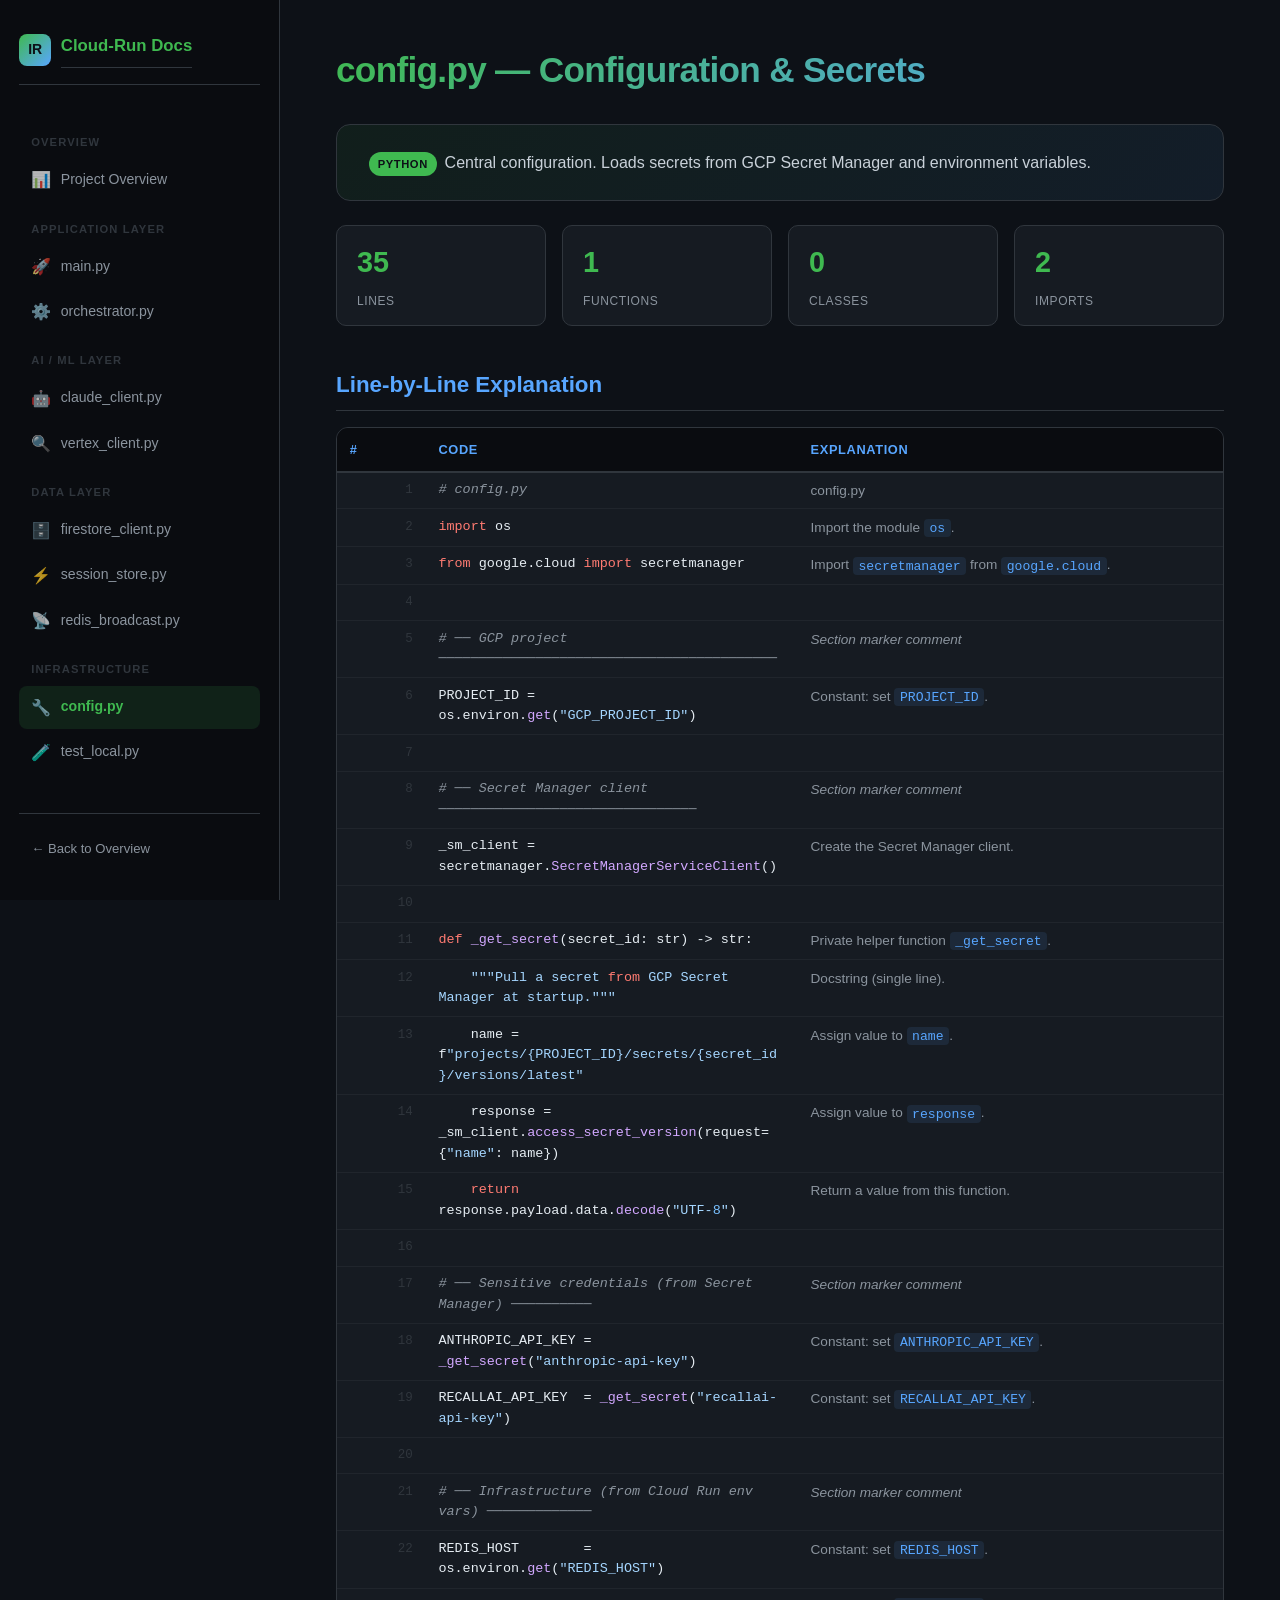
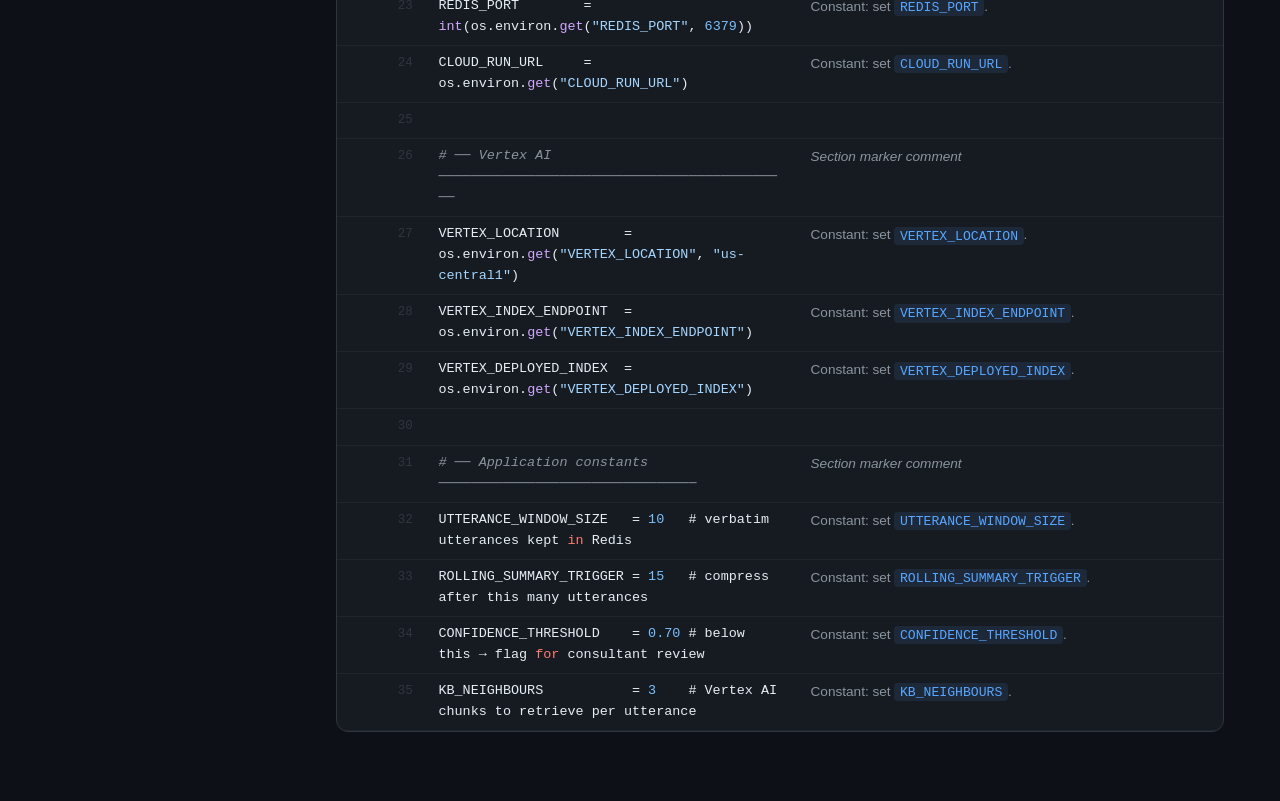
<file: config.html>
<!DOCTYPE html>
<html lang="en">
<head>
<meta charset="UTF-8">
<meta name="viewport" content="width=device-width, initial-scale=1.0">
<title>config.py — Configuration &amp; Secrets | Cloud-Run Code Docs</title>
<link rel="stylesheet" href="style.css">
</head>
<body>
<div class="container">
<aside class="sidebar">
<div class="sidebar-brand"><div class="logo">IR</div><h2>Cloud-Run Docs</h2></div>
<ul>
<div class="section-label">Overview</div>
<li><a href="index.html" ><span class="icon">&#x1F4CA;</span>Project Overview</a></li>
<div class="section-label">Application Layer</div>
<li><a href="main.html" ><span class="icon">&#x1F680;</span>main.py</a></li>
<li><a href="orchestrator.html" ><span class="icon">&#x2699;&#xFE0F;</span>orchestrator.py</a></li>
<div class="section-label">AI / ML Layer</div>
<li><a href="claude_client.html" ><span class="icon">&#x1F916;</span>claude_client.py</a></li>
<li><a href="vertex.html" ><span class="icon">&#x1F50D;</span>vertex_client.py</a></li>
<div class="section-label">Data Layer</div>
<li><a href="firestore.html" ><span class="icon">&#x1F5C4;&#xFE0F;</span>firestore_client.py</a></li>
<li><a href="session.html" ><span class="icon">&#x26A1;</span>session_store.py</a></li>
<li><a href="redis.html" ><span class="icon">&#x1F4E1;</span>redis_broadcast.py</a></li>
<div class="section-label">Infrastructure</div>
<li><a href="config.html" class="active"><span class="icon">&#x1F527;</span>config.py</a></li>
<li><a href="test.html" ><span class="icon">&#x1F9EA;</span>test_local.py</a></li>
</ul>
<div class="back"><a href="index.html">&larr; Back to Overview</a></div>
</aside>
<main class="main">
<h1>config.py — Configuration &amp; Secrets</h1>
<div class="hero"><p><span class="badge">Python</span>Central configuration. Loads secrets from GCP Secret Manager and environment variables.</p></div>
<div class="stats">
  <div class="stat"><span class="num">35</span><span class="label">Lines</span></div>
  <div class="stat"><span class="num">1</span><span class="label">Functions</span></div>
  <div class="stat"><span class="num">0</span><span class="label">Classes</span></div>
  <div class="stat"><span class="num">2</span><span class="label">Imports</span></div>
</div>
<h2>Line-by-Line Explanation</h2>
<div class="table-wrap"><table><thead><tr><th>#</th><th>Code</th><th>Explanation</th></tr></thead><tbody><tr><td class="lineno">1</td><td class="code"><span class="cmt"># config.py</span></td><td class="explain">config.py</td></tr>
<tr><td class="lineno">2</td><td class="code"><span class="kw">import</span> os</td><td class="explain">Import the module <code>os</code>.</td></tr>
<tr><td class="lineno">3</td><td class="code"><span class="kw">from</span> google.cloud <span class="kw">import</span> secretmanager</td><td class="explain">Import <code>secretmanager</code> from <code>google.cloud</code>.</td></tr>
<tr><td class="lineno">4</td><td class="code">&nbsp;</td><td class="explain"></td></tr>
<tr><td class="lineno">5</td><td class="code"><span class="cmt"># ── GCP project ──────────────────────────────────────────</span></td><td class="explain"><em>Section marker comment</em></td></tr>
<tr><td class="lineno">6</td><td class="code">PROJECT_ID = os.environ.<span class="fn">get</span>(<span class="str">&quot;GCP_PROJECT_ID&quot;</span>)</td><td class="explain">Constant: set <code>PROJECT_ID</code>.</td></tr>
<tr><td class="lineno">7</td><td class="code">&nbsp;</td><td class="explain"></td></tr>
<tr><td class="lineno">8</td><td class="code"><span class="cmt"># ── Secret Manager client ────────────────────────────────</span></td><td class="explain"><em>Section marker comment</em></td></tr>
<tr><td class="lineno">9</td><td class="code">_sm_client = secretmanager.<span class="fn">SecretManagerServiceClient</span>()</td><td class="explain">Create the Secret Manager client.</td></tr>
<tr><td class="lineno">10</td><td class="code">&nbsp;</td><td class="explain"></td></tr>
<tr><td class="lineno">11</td><td class="code"><span class="kw">def</span> <span class="fn">_get_secret</span>(secret_id: str) -&gt; str:</td><td class="explain">Private helper function <code>_get_secret</code>.</td></tr>
<tr><td class="lineno">12</td><td class="code">    <span class="str">&quot;&quot;</span><span class="str">&quot;Pull a secret <span class="kw">from</span> GCP Secret Manager at startup.&quot;</span><span class="str">&quot;&quot;</span></td><td class="explain">Docstring (single line).</td></tr>
<tr><td class="lineno">13</td><td class="code">    name = f<span class="str">&quot;projects/{PROJECT_ID}/secrets/{secret_id}/versions/latest&quot;</span></td><td class="explain">Assign value to <code>name</code>.</td></tr>
<tr><td class="lineno">14</td><td class="code">    response = _sm_client.<span class="fn">access_secret_version</span>(request={<span class="str">&quot;name&quot;</span>: name})</td><td class="explain">Assign value to <code>response</code>.</td></tr>
<tr><td class="lineno">15</td><td class="code">    <span class="kw">return</span> response.payload.data.<span class="fn">decode</span>(<span class="str">&quot;UTF-<span class="num">8</span>&quot;</span>)</td><td class="explain">Return a value from this function.</td></tr>
<tr><td class="lineno">16</td><td class="code">&nbsp;</td><td class="explain"></td></tr>
<tr><td class="lineno">17</td><td class="code"><span class="cmt"># ── Sensitive credentials (from Secret Manager) ──────────</span></td><td class="explain"><em>Section marker comment</em></td></tr>
<tr><td class="lineno">18</td><td class="code">ANTHROPIC_API_KEY = <span class="fn">_get_secret</span>(<span class="str">&quot;anthropic-api-key&quot;</span>)</td><td class="explain">Constant: set <code>ANTHROPIC_API_KEY</code>.</td></tr>
<tr><td class="lineno">19</td><td class="code">RECALLAI_API_KEY  = <span class="fn">_get_secret</span>(<span class="str">&quot;recallai-api-key&quot;</span>)</td><td class="explain">Constant: set <code>RECALLAI_API_KEY</code>.</td></tr>
<tr><td class="lineno">20</td><td class="code">&nbsp;</td><td class="explain"></td></tr>
<tr><td class="lineno">21</td><td class="code"><span class="cmt"># ── Infrastructure (from Cloud Run env vars) ─────────────</span></td><td class="explain"><em>Section marker comment</em></td></tr>
<tr><td class="lineno">22</td><td class="code">REDIS_HOST        = os.environ.<span class="fn">get</span>(<span class="str">&quot;REDIS_HOST&quot;</span>)</td><td class="explain">Constant: set <code>REDIS_HOST</code>.</td></tr>
<tr><td class="lineno">23</td><td class="code">REDIS_PORT        = <span class="fn">int</span>(os.environ.<span class="fn">get</span>(<span class="str">&quot;REDIS_PORT&quot;</span>, <span class="num">6379</span>))</td><td class="explain">Constant: set <code>REDIS_PORT</code>.</td></tr>
<tr><td class="lineno">24</td><td class="code">CLOUD_RUN_URL     = os.environ.<span class="fn">get</span>(<span class="str">&quot;CLOUD_RUN_URL&quot;</span>)</td><td class="explain">Constant: set <code>CLOUD_RUN_URL</code>.</td></tr>
<tr><td class="lineno">25</td><td class="code">&nbsp;</td><td class="explain"></td></tr>
<tr><td class="lineno">26</td><td class="code"><span class="cmt"># ── Vertex AI ────────────────────────────────────────────</span></td><td class="explain"><em>Section marker comment</em></td></tr>
<tr><td class="lineno">27</td><td class="code">VERTEX_LOCATION        = os.environ.<span class="fn">get</span>(<span class="str">&quot;VERTEX_LOCATION&quot;</span>, <span class="str">&quot;us-central1&quot;</span>)</td><td class="explain">Constant: set <code>VERTEX_LOCATION</code>.</td></tr>
<tr><td class="lineno">28</td><td class="code">VERTEX_INDEX_ENDPOINT  = os.environ.<span class="fn">get</span>(<span class="str">&quot;VERTEX_INDEX_ENDPOINT&quot;</span>)</td><td class="explain">Constant: set <code>VERTEX_INDEX_ENDPOINT</code>.</td></tr>
<tr><td class="lineno">29</td><td class="code">VERTEX_DEPLOYED_INDEX  = os.environ.<span class="fn">get</span>(<span class="str">&quot;VERTEX_DEPLOYED_INDEX&quot;</span>)</td><td class="explain">Constant: set <code>VERTEX_DEPLOYED_INDEX</code>.</td></tr>
<tr><td class="lineno">30</td><td class="code">&nbsp;</td><td class="explain"></td></tr>
<tr><td class="lineno">31</td><td class="code"><span class="cmt"># ── Application constants ────────────────────────────────</span></td><td class="explain"><em>Section marker comment</em></td></tr>
<tr><td class="lineno">32</td><td class="code">UTTERANCE_WINDOW_SIZE   = <span class="num">10</span>   # verbatim utterances kept <span class="kw">in</span> Redis</td><td class="explain">Constant: set <code>UTTERANCE_WINDOW_SIZE</code>.</td></tr>
<tr><td class="lineno">33</td><td class="code">ROLLING_SUMMARY_TRIGGER = <span class="num">15</span>   # compress after this many utterances</td><td class="explain">Constant: set <code>ROLLING_SUMMARY_TRIGGER</code>.</td></tr>
<tr><td class="lineno">34</td><td class="code">CONFIDENCE_THRESHOLD    = <span class="num">0.70</span> # below this → flag <span class="kw">for</span> consultant review</td><td class="explain">Constant: set <code>CONFIDENCE_THRESHOLD</code>.</td></tr>
<tr><td class="lineno">35</td><td class="code">KB_NEIGHBOURS           = <span class="num">3</span>    # Vertex AI chunks to retrieve per utterance</td><td class="explain">Constant: set <code>KB_NEIGHBOURS</code>.</td></tr></tbody></table></div>

</main>
</div>
</body>
</html>
</file>
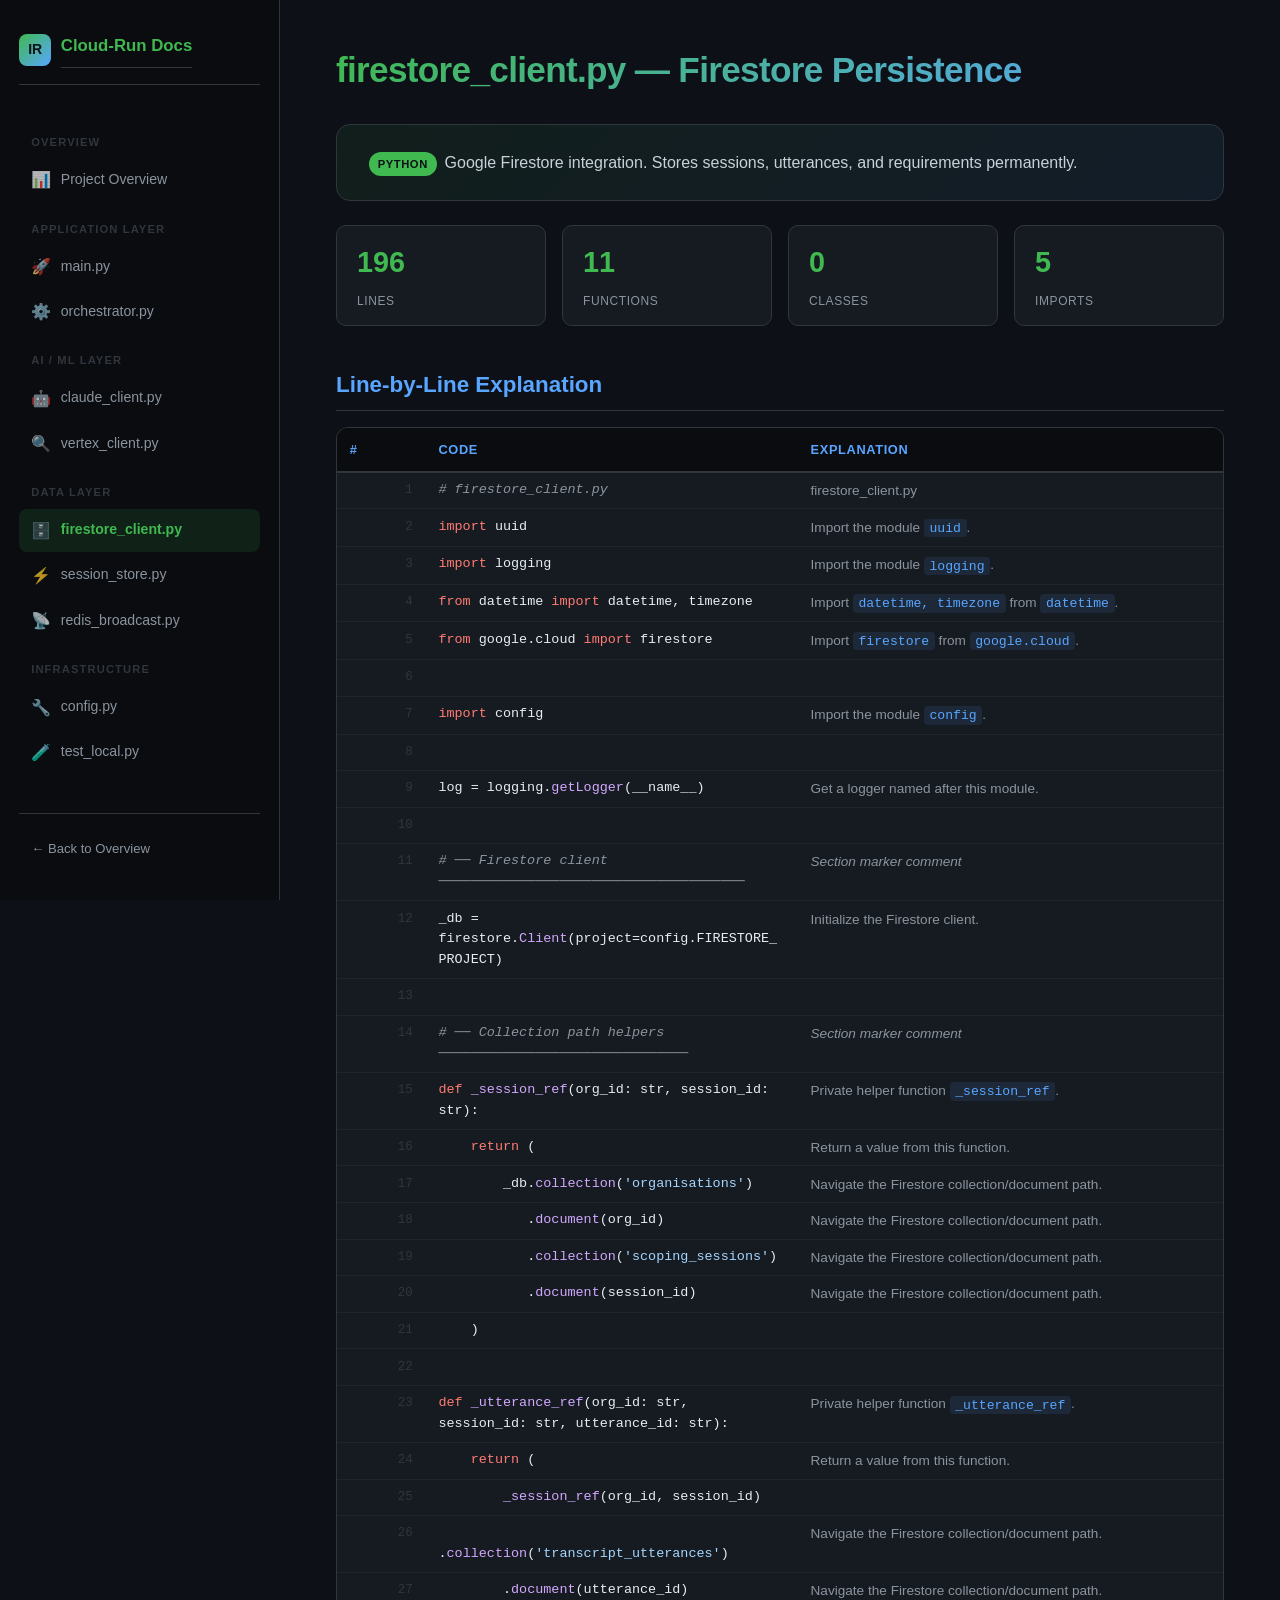
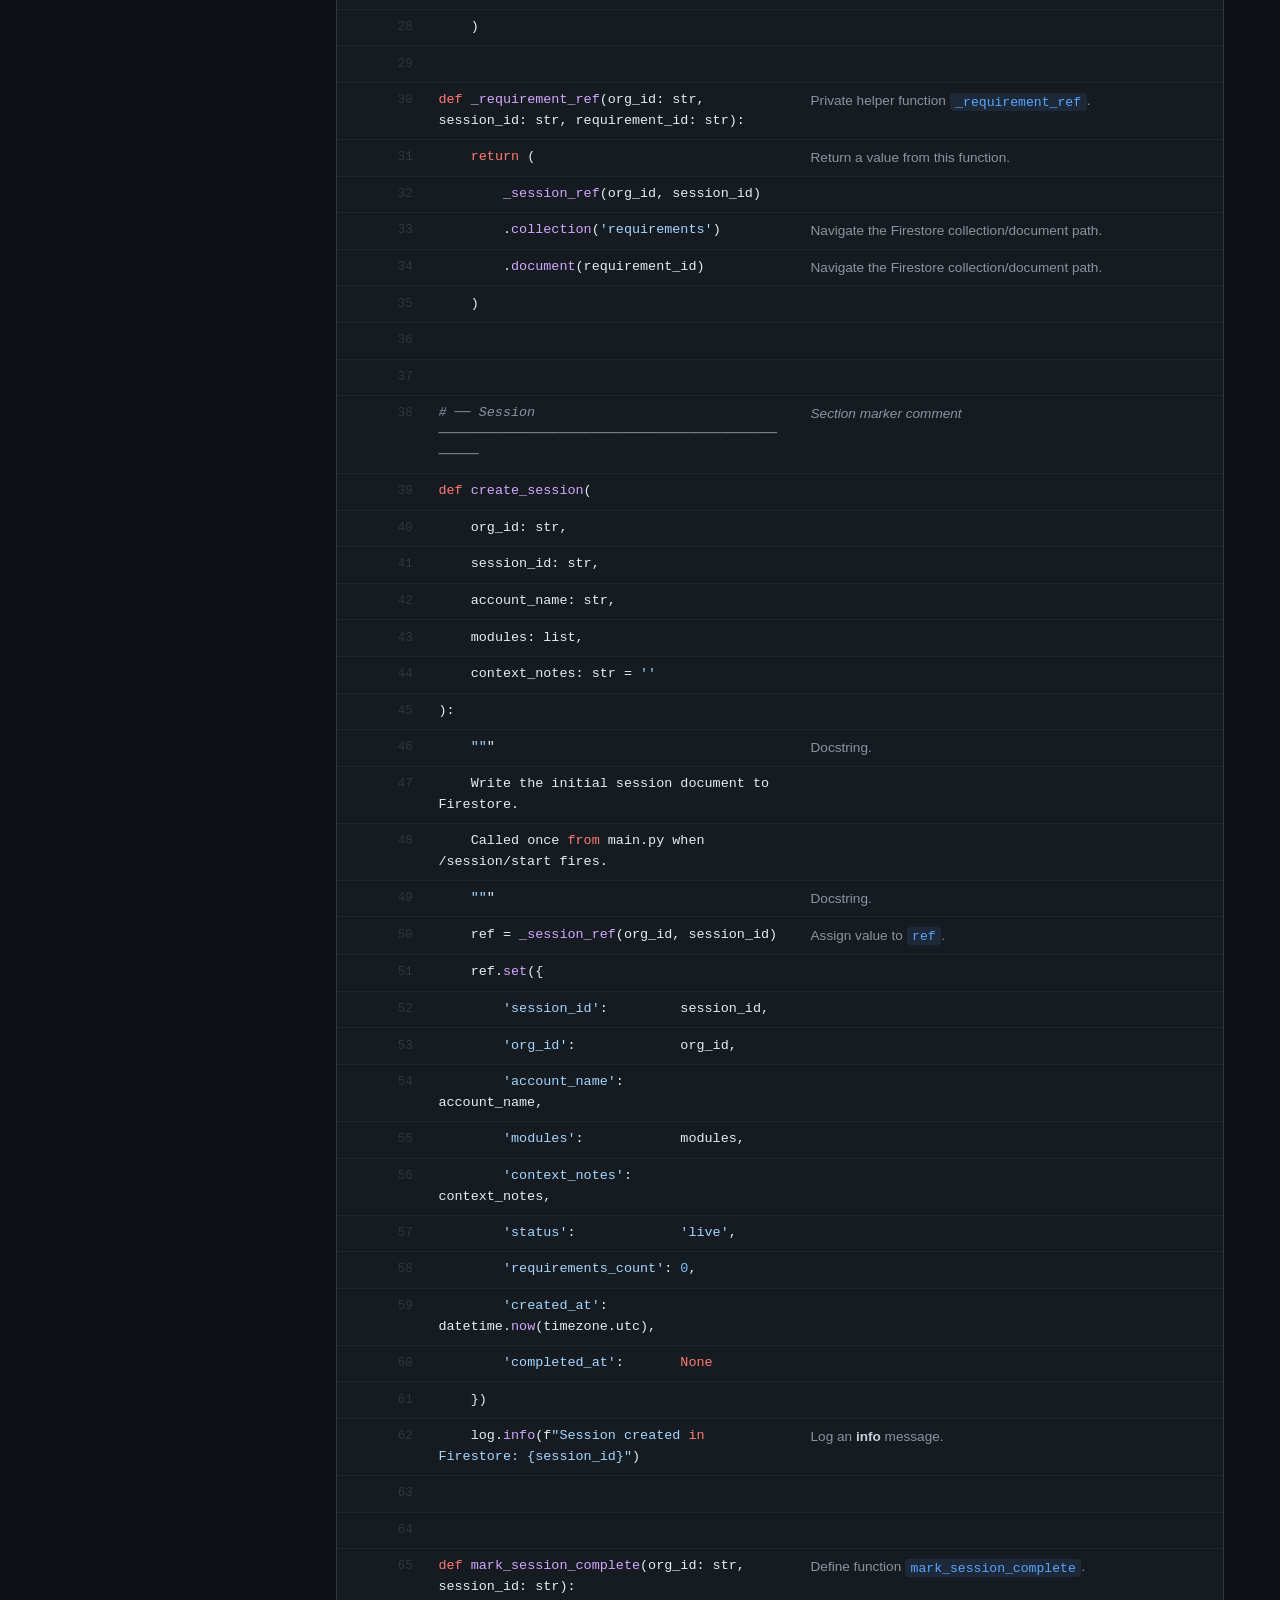
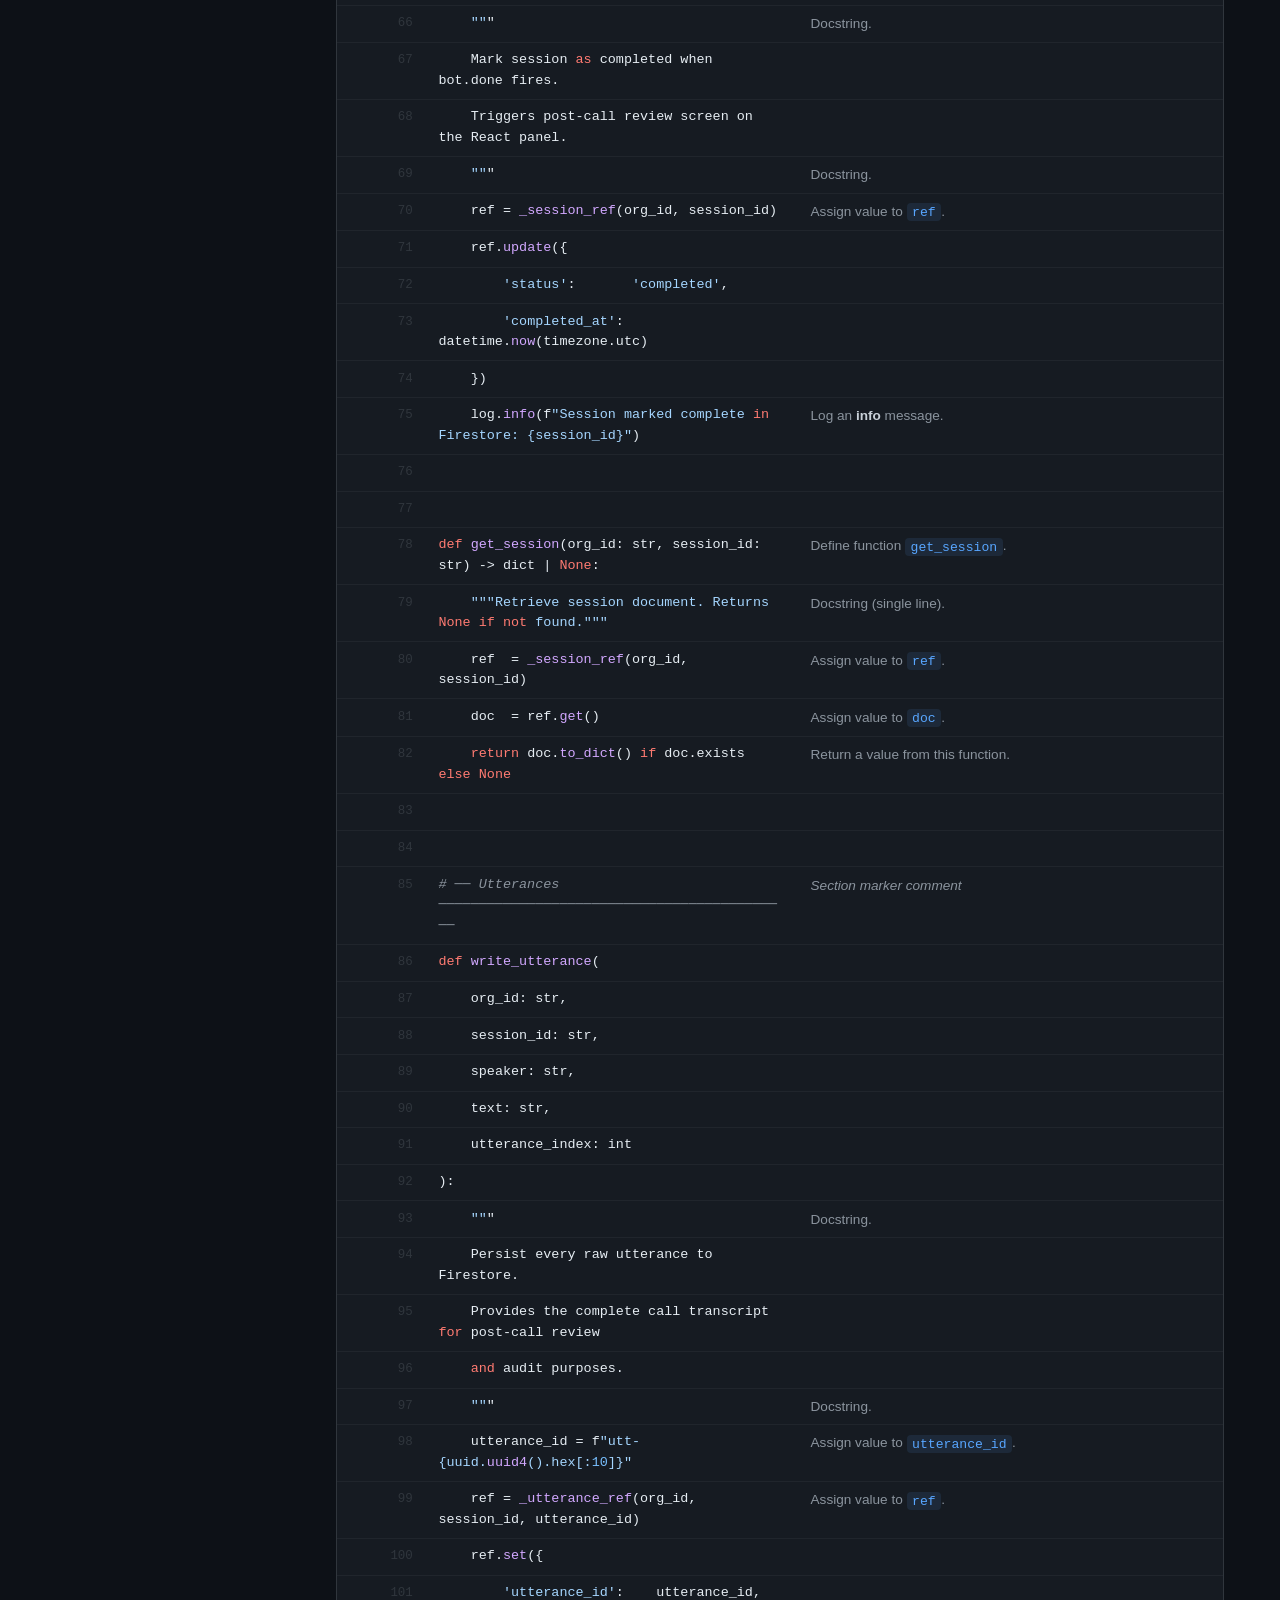
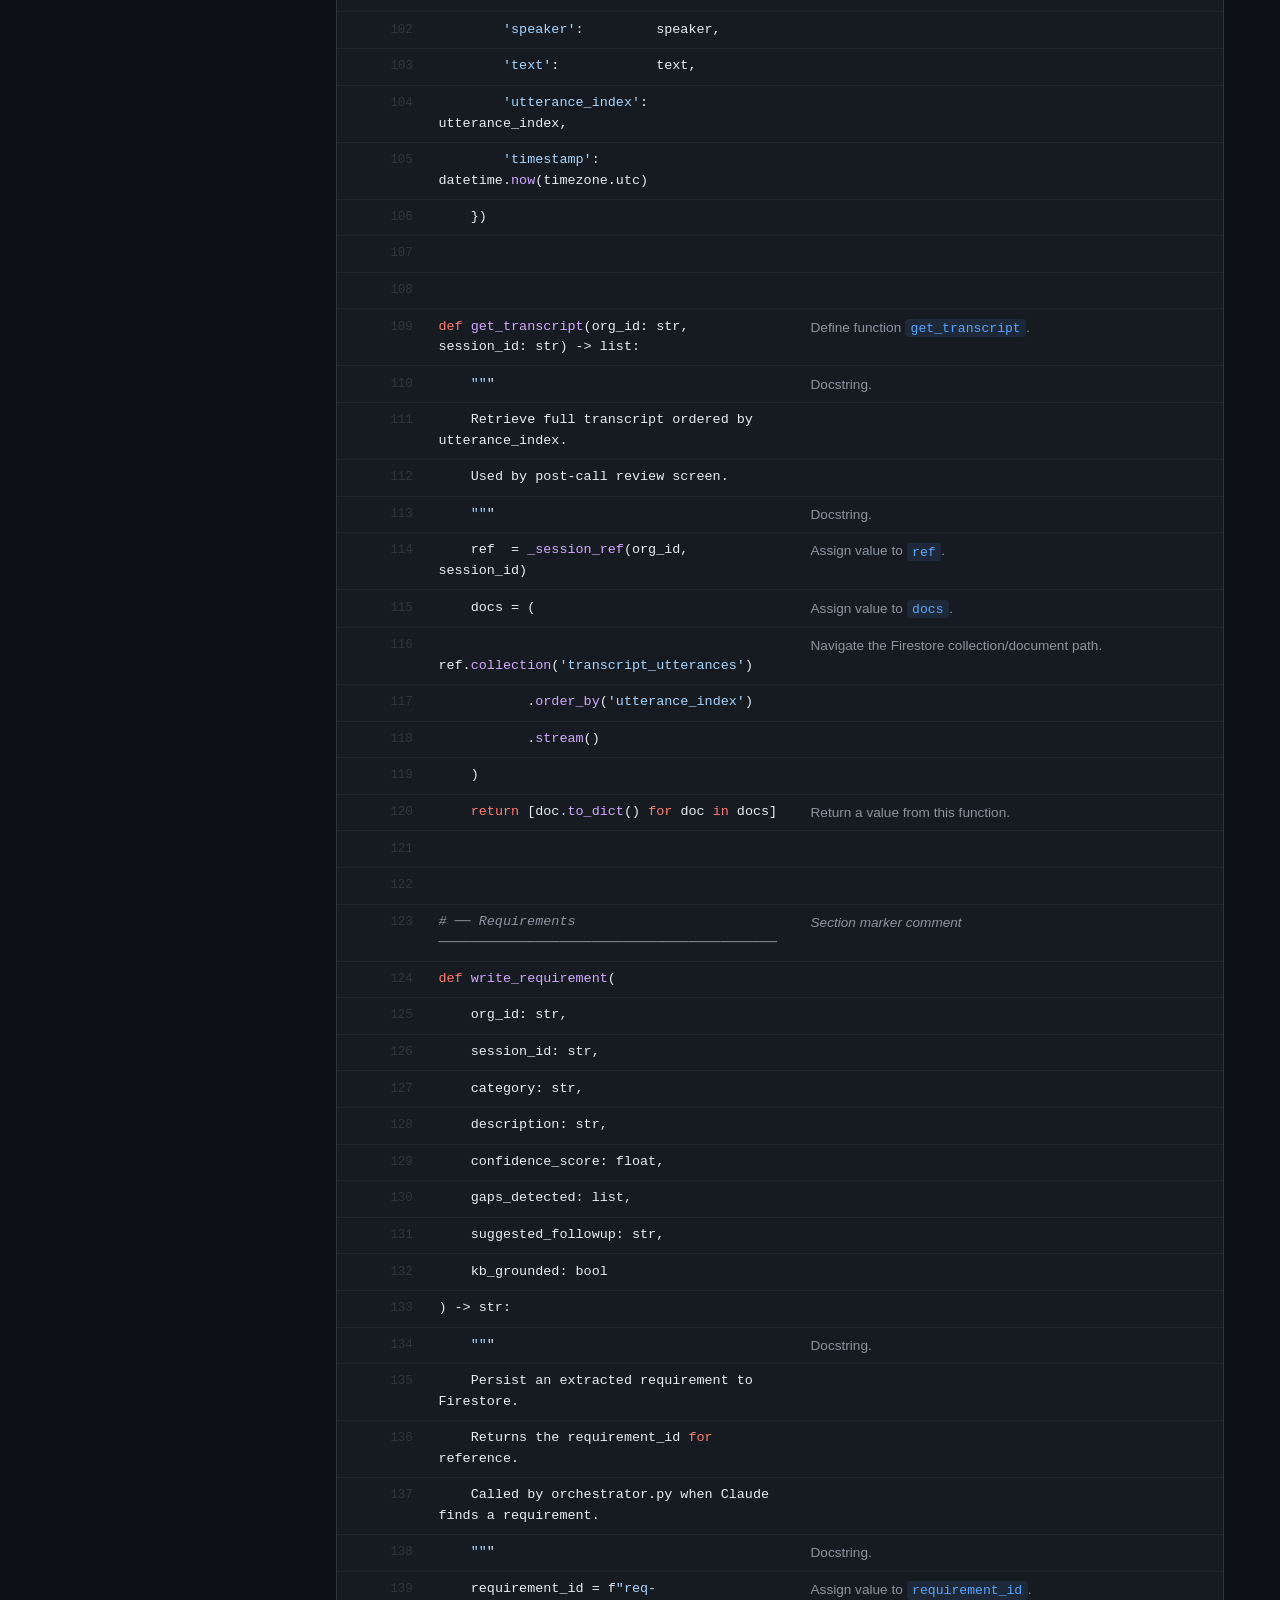
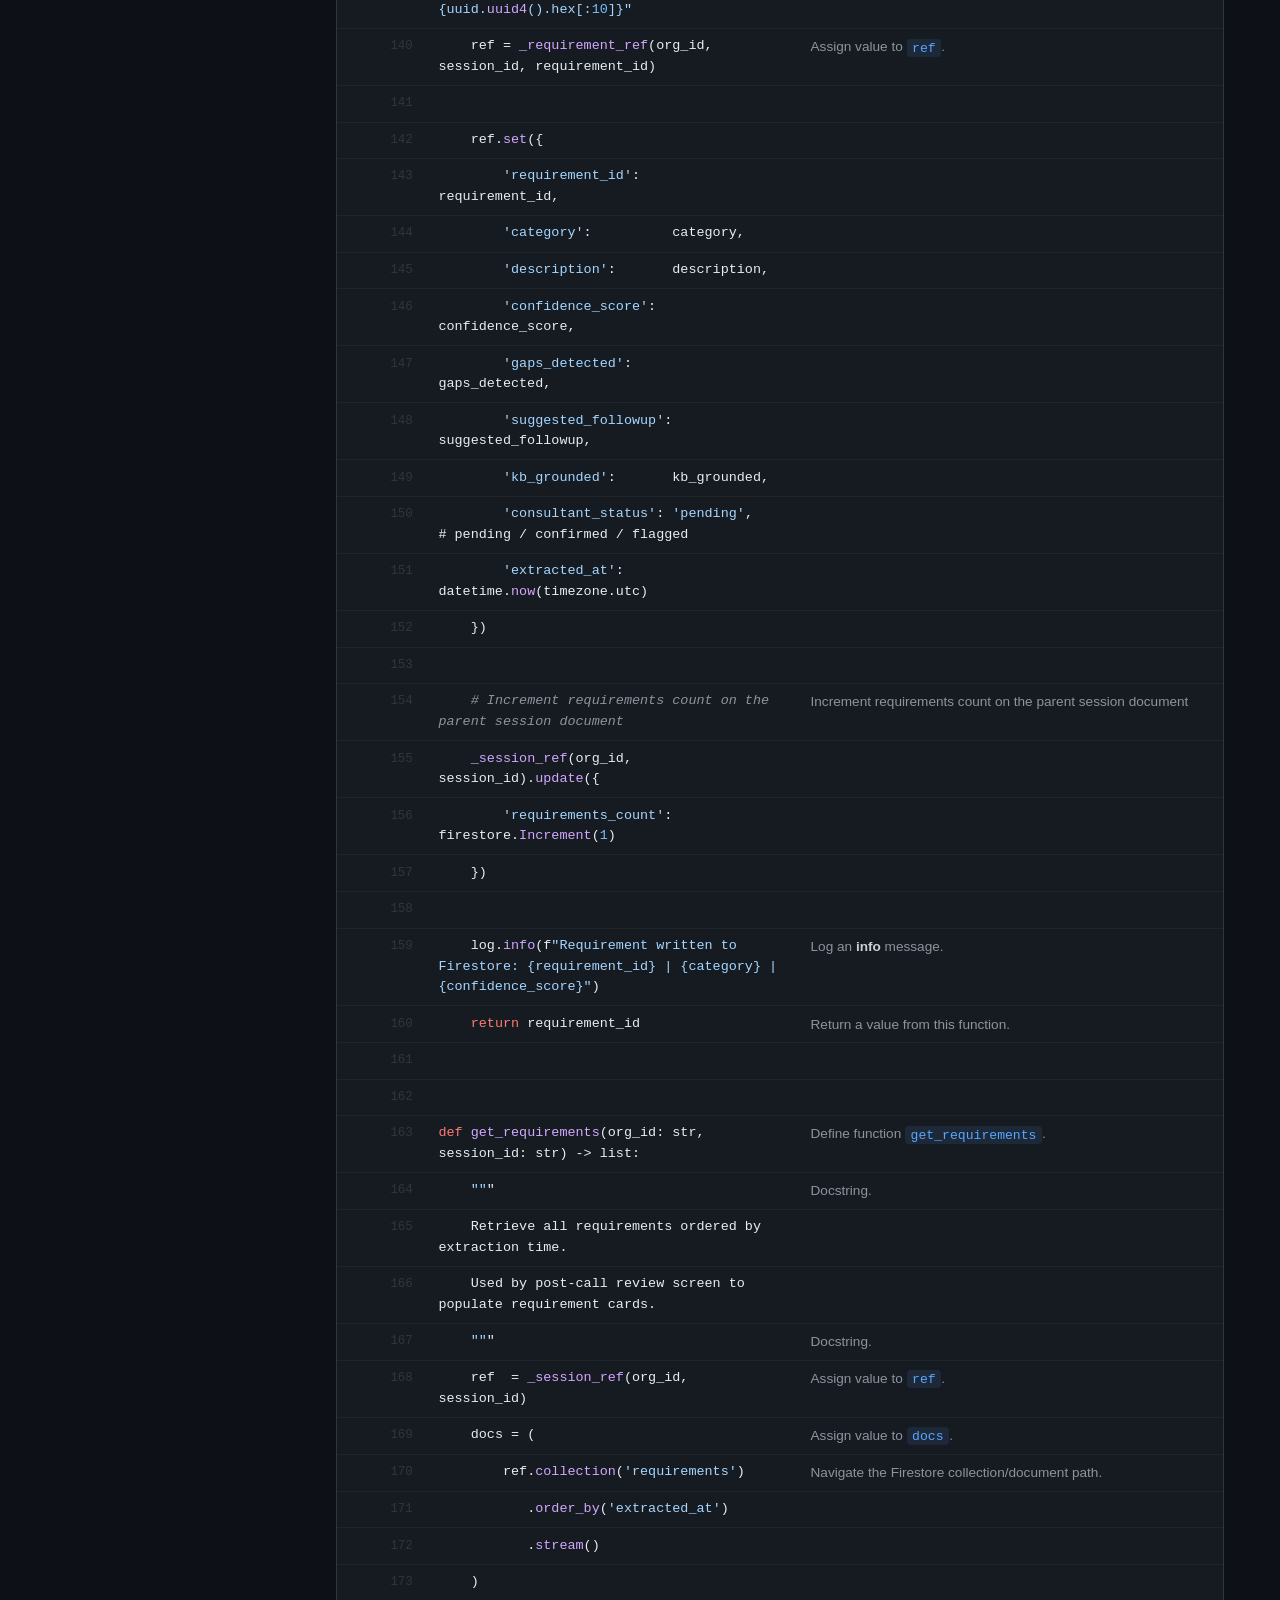
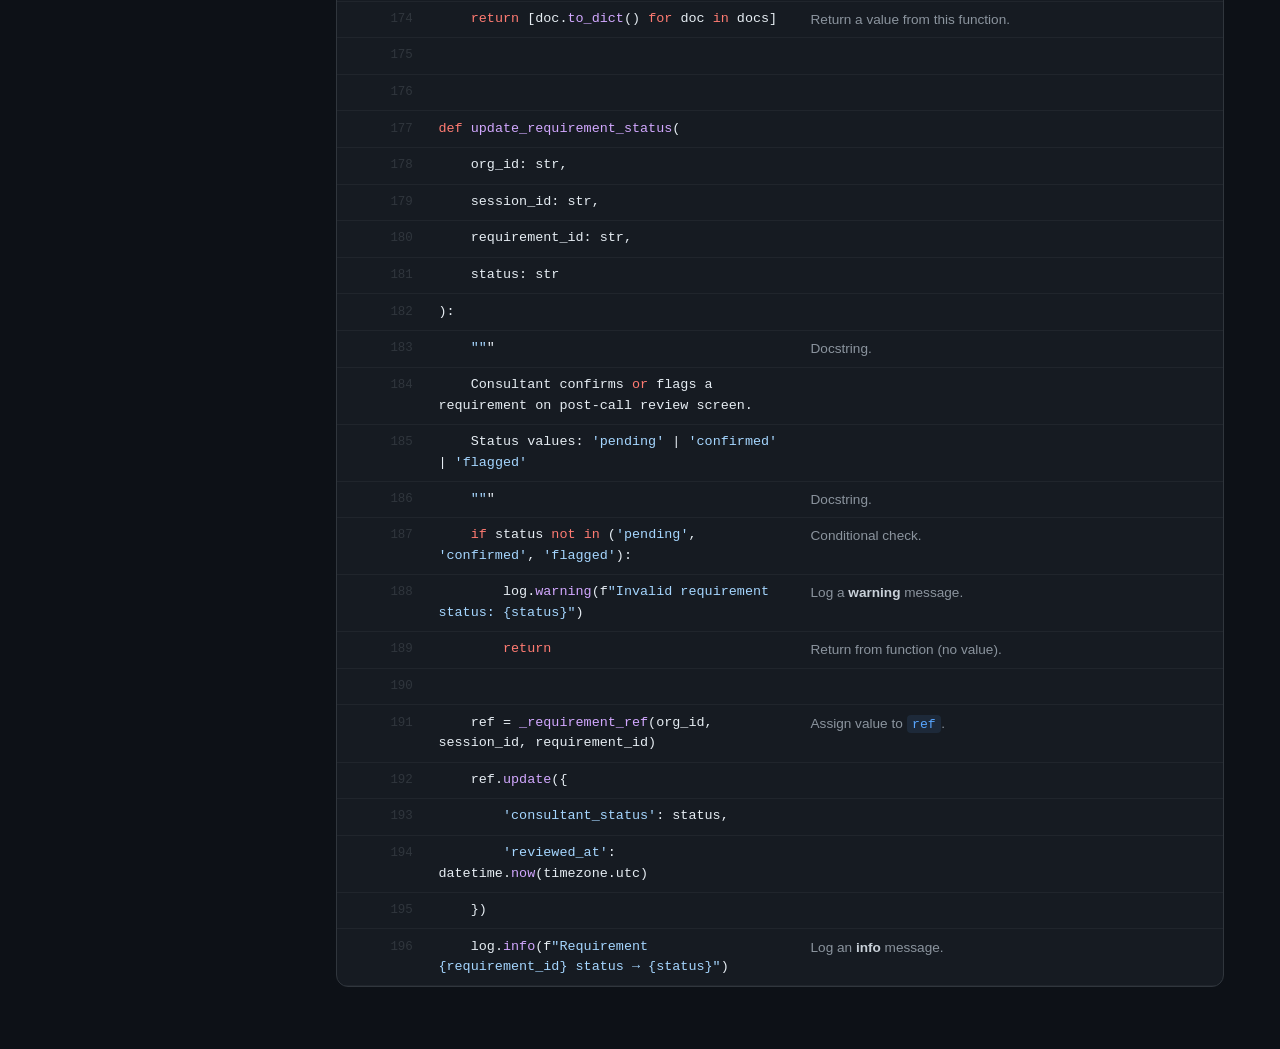
<file: firestore.html>
<!DOCTYPE html>
<html lang="en">
<head>
<meta charset="UTF-8">
<meta name="viewport" content="width=device-width, initial-scale=1.0">
<title>firestore_client.py — Firestore Persistence | Cloud-Run Code Docs</title>
<link rel="stylesheet" href="style.css">
</head>
<body>
<div class="container">
<aside class="sidebar">
<div class="sidebar-brand"><div class="logo">IR</div><h2>Cloud-Run Docs</h2></div>
<ul>
<div class="section-label">Overview</div>
<li><a href="index.html" ><span class="icon">&#x1F4CA;</span>Project Overview</a></li>
<div class="section-label">Application Layer</div>
<li><a href="main.html" ><span class="icon">&#x1F680;</span>main.py</a></li>
<li><a href="orchestrator.html" ><span class="icon">&#x2699;&#xFE0F;</span>orchestrator.py</a></li>
<div class="section-label">AI / ML Layer</div>
<li><a href="claude_client.html" ><span class="icon">&#x1F916;</span>claude_client.py</a></li>
<li><a href="vertex.html" ><span class="icon">&#x1F50D;</span>vertex_client.py</a></li>
<div class="section-label">Data Layer</div>
<li><a href="firestore.html" class="active"><span class="icon">&#x1F5C4;&#xFE0F;</span>firestore_client.py</a></li>
<li><a href="session.html" ><span class="icon">&#x26A1;</span>session_store.py</a></li>
<li><a href="redis.html" ><span class="icon">&#x1F4E1;</span>redis_broadcast.py</a></li>
<div class="section-label">Infrastructure</div>
<li><a href="config.html" ><span class="icon">&#x1F527;</span>config.py</a></li>
<li><a href="test.html" ><span class="icon">&#x1F9EA;</span>test_local.py</a></li>
</ul>
<div class="back"><a href="index.html">&larr; Back to Overview</a></div>
</aside>
<main class="main">
<h1>firestore_client.py — Firestore Persistence</h1>
<div class="hero"><p><span class="badge">Python</span>Google Firestore integration. Stores sessions, utterances, and requirements permanently.</p></div>
<div class="stats">
  <div class="stat"><span class="num">196</span><span class="label">Lines</span></div>
  <div class="stat"><span class="num">11</span><span class="label">Functions</span></div>
  <div class="stat"><span class="num">0</span><span class="label">Classes</span></div>
  <div class="stat"><span class="num">5</span><span class="label">Imports</span></div>
</div>
<h2>Line-by-Line Explanation</h2>
<div class="table-wrap"><table><thead><tr><th>#</th><th>Code</th><th>Explanation</th></tr></thead><tbody><tr><td class="lineno">1</td><td class="code"><span class="cmt"># firestore_client.py</span></td><td class="explain">firestore_client.py</td></tr>
<tr><td class="lineno">2</td><td class="code"><span class="kw">import</span> uuid</td><td class="explain">Import the module <code>uuid</code>.</td></tr>
<tr><td class="lineno">3</td><td class="code"><span class="kw">import</span> logging</td><td class="explain">Import the module <code>logging</code>.</td></tr>
<tr><td class="lineno">4</td><td class="code"><span class="kw">from</span> datetime <span class="kw">import</span> datetime, timezone</td><td class="explain">Import <code>datetime, timezone</code> from <code>datetime</code>.</td></tr>
<tr><td class="lineno">5</td><td class="code"><span class="kw">from</span> google.cloud <span class="kw">import</span> firestore</td><td class="explain">Import <code>firestore</code> from <code>google.cloud</code>.</td></tr>
<tr><td class="lineno">6</td><td class="code">&nbsp;</td><td class="explain"></td></tr>
<tr><td class="lineno">7</td><td class="code"><span class="kw">import</span> config</td><td class="explain">Import the module <code>config</code>.</td></tr>
<tr><td class="lineno">8</td><td class="code">&nbsp;</td><td class="explain"></td></tr>
<tr><td class="lineno">9</td><td class="code">log = logging.<span class="fn">getLogger</span>(__name__)</td><td class="explain">Get a logger named after this module.</td></tr>
<tr><td class="lineno">10</td><td class="code">&nbsp;</td><td class="explain"></td></tr>
<tr><td class="lineno">11</td><td class="code"><span class="cmt"># ── Firestore client ──────────────────────────────────────</span></td><td class="explain"><em>Section marker comment</em></td></tr>
<tr><td class="lineno">12</td><td class="code">_db = firestore.<span class="fn">Client</span>(project=config.FIRESTORE_PROJECT)</td><td class="explain">Initialize the Firestore client.</td></tr>
<tr><td class="lineno">13</td><td class="code">&nbsp;</td><td class="explain"></td></tr>
<tr><td class="lineno">14</td><td class="code"><span class="cmt"># ── Collection path helpers ───────────────────────────────</span></td><td class="explain"><em>Section marker comment</em></td></tr>
<tr><td class="lineno">15</td><td class="code"><span class="kw">def</span> <span class="fn">_session_ref</span>(org_id: str, session_id: str):</td><td class="explain">Private helper function <code>_session_ref</code>.</td></tr>
<tr><td class="lineno">16</td><td class="code">    <span class="kw">return</span> (</td><td class="explain">Return a value from this function.</td></tr>
<tr><td class="lineno">17</td><td class="code">        _db.<span class="fn">collection</span>(<span class="str">&#x27;organisations&#x27;</span>)</td><td class="explain">Navigate the Firestore collection/document path.</td></tr>
<tr><td class="lineno">18</td><td class="code">           .<span class="fn">document</span>(org_id)</td><td class="explain">Navigate the Firestore collection/document path.</td></tr>
<tr><td class="lineno">19</td><td class="code">           .<span class="fn">collection</span>(<span class="str">&#x27;scoping_sessions&#x27;</span>)</td><td class="explain">Navigate the Firestore collection/document path.</td></tr>
<tr><td class="lineno">20</td><td class="code">           .<span class="fn">document</span>(session_id)</td><td class="explain">Navigate the Firestore collection/document path.</td></tr>
<tr><td class="lineno">21</td><td class="code">    )</td><td class="explain"></td></tr>
<tr><td class="lineno">22</td><td class="code">&nbsp;</td><td class="explain"></td></tr>
<tr><td class="lineno">23</td><td class="code"><span class="kw">def</span> <span class="fn">_utterance_ref</span>(org_id: str, session_id: str, utterance_id: str):</td><td class="explain">Private helper function <code>_utterance_ref</code>.</td></tr>
<tr><td class="lineno">24</td><td class="code">    <span class="kw">return</span> (</td><td class="explain">Return a value from this function.</td></tr>
<tr><td class="lineno">25</td><td class="code">        <span class="fn">_session_ref</span>(org_id, session_id)</td><td class="explain"></td></tr>
<tr><td class="lineno">26</td><td class="code">        .<span class="fn">collection</span>(<span class="str">&#x27;transcript_utterances&#x27;</span>)</td><td class="explain">Navigate the Firestore collection/document path.</td></tr>
<tr><td class="lineno">27</td><td class="code">        .<span class="fn">document</span>(utterance_id)</td><td class="explain">Navigate the Firestore collection/document path.</td></tr>
<tr><td class="lineno">28</td><td class="code">    )</td><td class="explain"></td></tr>
<tr><td class="lineno">29</td><td class="code">&nbsp;</td><td class="explain"></td></tr>
<tr><td class="lineno">30</td><td class="code"><span class="kw">def</span> <span class="fn">_requirement_ref</span>(org_id: str, session_id: str, requirement_id: str):</td><td class="explain">Private helper function <code>_requirement_ref</code>.</td></tr>
<tr><td class="lineno">31</td><td class="code">    <span class="kw">return</span> (</td><td class="explain">Return a value from this function.</td></tr>
<tr><td class="lineno">32</td><td class="code">        <span class="fn">_session_ref</span>(org_id, session_id)</td><td class="explain"></td></tr>
<tr><td class="lineno">33</td><td class="code">        .<span class="fn">collection</span>(<span class="str">&#x27;requirements&#x27;</span>)</td><td class="explain">Navigate the Firestore collection/document path.</td></tr>
<tr><td class="lineno">34</td><td class="code">        .<span class="fn">document</span>(requirement_id)</td><td class="explain">Navigate the Firestore collection/document path.</td></tr>
<tr><td class="lineno">35</td><td class="code">    )</td><td class="explain"></td></tr>
<tr><td class="lineno">36</td><td class="code">&nbsp;</td><td class="explain"></td></tr>
<tr><td class="lineno">37</td><td class="code">&nbsp;</td><td class="explain"></td></tr>
<tr><td class="lineno">38</td><td class="code"><span class="cmt"># ── Session ───────────────────────────────────────────────</span></td><td class="explain"><em>Section marker comment</em></td></tr>
<tr><td class="lineno">39</td><td class="code"><span class="kw">def</span> <span class="fn">create_session</span>(</td><td class="explain"></td></tr>
<tr><td class="lineno">40</td><td class="code">    org_id: str,</td><td class="explain"></td></tr>
<tr><td class="lineno">41</td><td class="code">    session_id: str,</td><td class="explain"></td></tr>
<tr><td class="lineno">42</td><td class="code">    account_name: str,</td><td class="explain"></td></tr>
<tr><td class="lineno">43</td><td class="code">    modules: list,</td><td class="explain"></td></tr>
<tr><td class="lineno">44</td><td class="code">    context_notes: str = <span class="str">&#x27;&#x27;</span></td><td class="explain"></td></tr>
<tr><td class="lineno">45</td><td class="code">):</td><td class="explain"></td></tr>
<tr><td class="lineno">46</td><td class="code">    <span class="str">&quot;&quot;</span>&quot;</td><td class="explain">Docstring.</td></tr>
<tr><td class="lineno">47</td><td class="code">    Write the initial session document to Firestore.</td><td class="explain"></td></tr>
<tr><td class="lineno">48</td><td class="code">    Called once <span class="kw">from</span> main.py when /session/start fires.</td><td class="explain"></td></tr>
<tr><td class="lineno">49</td><td class="code">    <span class="str">&quot;&quot;</span>&quot;</td><td class="explain">Docstring.</td></tr>
<tr><td class="lineno">50</td><td class="code">    ref = <span class="fn">_session_ref</span>(org_id, session_id)</td><td class="explain">Assign value to <code>ref</code>.</td></tr>
<tr><td class="lineno">51</td><td class="code">    ref.<span class="fn">set</span>({</td><td class="explain"></td></tr>
<tr><td class="lineno">52</td><td class="code">        <span class="str">&#x27;session_id&#x27;</span>:         session_id,</td><td class="explain"></td></tr>
<tr><td class="lineno">53</td><td class="code">        <span class="str">&#x27;org_id&#x27;</span>:             org_id,</td><td class="explain"></td></tr>
<tr><td class="lineno">54</td><td class="code">        <span class="str">&#x27;account_name&#x27;</span>:       account_name,</td><td class="explain"></td></tr>
<tr><td class="lineno">55</td><td class="code">        <span class="str">&#x27;modules&#x27;</span>:            modules,</td><td class="explain"></td></tr>
<tr><td class="lineno">56</td><td class="code">        <span class="str">&#x27;context_notes&#x27;</span>:      context_notes,</td><td class="explain"></td></tr>
<tr><td class="lineno">57</td><td class="code">        <span class="str">&#x27;status&#x27;</span>:             <span class="str">&#x27;live&#x27;</span>,</td><td class="explain"></td></tr>
<tr><td class="lineno">58</td><td class="code">        <span class="str">&#x27;requirements_count&#x27;</span>: <span class="num">0</span>,</td><td class="explain"></td></tr>
<tr><td class="lineno">59</td><td class="code">        <span class="str">&#x27;created_at&#x27;</span>:         datetime.<span class="fn">now</span>(timezone.utc),</td><td class="explain"></td></tr>
<tr><td class="lineno">60</td><td class="code">        <span class="str">&#x27;completed_at&#x27;</span>:       <span class="kw">None</span></td><td class="explain"></td></tr>
<tr><td class="lineno">61</td><td class="code">    })</td><td class="explain"></td></tr>
<tr><td class="lineno">62</td><td class="code">    log.<span class="fn">info</span>(f<span class="str">&quot;Session created <span class="kw">in</span> Firestore: {session_id}&quot;</span>)</td><td class="explain">Log an <strong>info</strong> message.</td></tr>
<tr><td class="lineno">63</td><td class="code">&nbsp;</td><td class="explain"></td></tr>
<tr><td class="lineno">64</td><td class="code">&nbsp;</td><td class="explain"></td></tr>
<tr><td class="lineno">65</td><td class="code"><span class="kw">def</span> <span class="fn">mark_session_complete</span>(org_id: str, session_id: str):</td><td class="explain">Define function <code>mark_session_complete</code>.</td></tr>
<tr><td class="lineno">66</td><td class="code">    <span class="str">&quot;&quot;</span>&quot;</td><td class="explain">Docstring.</td></tr>
<tr><td class="lineno">67</td><td class="code">    Mark session <span class="kw">as</span> completed when bot.done fires.</td><td class="explain"></td></tr>
<tr><td class="lineno">68</td><td class="code">    Triggers post-call review screen on the React panel.</td><td class="explain"></td></tr>
<tr><td class="lineno">69</td><td class="code">    <span class="str">&quot;&quot;</span>&quot;</td><td class="explain">Docstring.</td></tr>
<tr><td class="lineno">70</td><td class="code">    ref = <span class="fn">_session_ref</span>(org_id, session_id)</td><td class="explain">Assign value to <code>ref</code>.</td></tr>
<tr><td class="lineno">71</td><td class="code">    ref.<span class="fn">update</span>({</td><td class="explain"></td></tr>
<tr><td class="lineno">72</td><td class="code">        <span class="str">&#x27;status&#x27;</span>:       <span class="str">&#x27;completed&#x27;</span>,</td><td class="explain"></td></tr>
<tr><td class="lineno">73</td><td class="code">        <span class="str">&#x27;completed_at&#x27;</span>: datetime.<span class="fn">now</span>(timezone.utc)</td><td class="explain"></td></tr>
<tr><td class="lineno">74</td><td class="code">    })</td><td class="explain"></td></tr>
<tr><td class="lineno">75</td><td class="code">    log.<span class="fn">info</span>(f<span class="str">&quot;Session marked complete <span class="kw">in</span> Firestore: {session_id}&quot;</span>)</td><td class="explain">Log an <strong>info</strong> message.</td></tr>
<tr><td class="lineno">76</td><td class="code">&nbsp;</td><td class="explain"></td></tr>
<tr><td class="lineno">77</td><td class="code">&nbsp;</td><td class="explain"></td></tr>
<tr><td class="lineno">78</td><td class="code"><span class="kw">def</span> <span class="fn">get_session</span>(org_id: str, session_id: str) -&gt; dict | <span class="kw">None</span>:</td><td class="explain">Define function <code>get_session</code>.</td></tr>
<tr><td class="lineno">79</td><td class="code">    <span class="str">&quot;&quot;</span><span class="str">&quot;Retrieve session document. Returns <span class="kw">None</span> <span class="kw">if</span> <span class="kw">not</span> found.&quot;</span><span class="str">&quot;&quot;</span></td><td class="explain">Docstring (single line).</td></tr>
<tr><td class="lineno">80</td><td class="code">    ref  = <span class="fn">_session_ref</span>(org_id, session_id)</td><td class="explain">Assign value to <code>ref</code>.</td></tr>
<tr><td class="lineno">81</td><td class="code">    doc  = ref.<span class="fn">get</span>()</td><td class="explain">Assign value to <code>doc</code>.</td></tr>
<tr><td class="lineno">82</td><td class="code">    <span class="kw">return</span> doc.<span class="fn">to_dict</span>() <span class="kw">if</span> doc.exists <span class="kw">else</span> <span class="kw">None</span></td><td class="explain">Return a value from this function.</td></tr>
<tr><td class="lineno">83</td><td class="code">&nbsp;</td><td class="explain"></td></tr>
<tr><td class="lineno">84</td><td class="code">&nbsp;</td><td class="explain"></td></tr>
<tr><td class="lineno">85</td><td class="code"><span class="cmt"># ── Utterances ────────────────────────────────────────────</span></td><td class="explain"><em>Section marker comment</em></td></tr>
<tr><td class="lineno">86</td><td class="code"><span class="kw">def</span> <span class="fn">write_utterance</span>(</td><td class="explain"></td></tr>
<tr><td class="lineno">87</td><td class="code">    org_id: str,</td><td class="explain"></td></tr>
<tr><td class="lineno">88</td><td class="code">    session_id: str,</td><td class="explain"></td></tr>
<tr><td class="lineno">89</td><td class="code">    speaker: str,</td><td class="explain"></td></tr>
<tr><td class="lineno">90</td><td class="code">    text: str,</td><td class="explain"></td></tr>
<tr><td class="lineno">91</td><td class="code">    utterance_index: int</td><td class="explain"></td></tr>
<tr><td class="lineno">92</td><td class="code">):</td><td class="explain"></td></tr>
<tr><td class="lineno">93</td><td class="code">    <span class="str">&quot;&quot;</span>&quot;</td><td class="explain">Docstring.</td></tr>
<tr><td class="lineno">94</td><td class="code">    Persist every raw utterance to Firestore.</td><td class="explain"></td></tr>
<tr><td class="lineno">95</td><td class="code">    Provides the complete call transcript <span class="kw">for</span> post-call review</td><td class="explain"></td></tr>
<tr><td class="lineno">96</td><td class="code">    <span class="kw">and</span> audit purposes.</td><td class="explain"></td></tr>
<tr><td class="lineno">97</td><td class="code">    <span class="str">&quot;&quot;</span>&quot;</td><td class="explain">Docstring.</td></tr>
<tr><td class="lineno">98</td><td class="code">    utterance_id = f<span class="str">&quot;utt-{uuid.<span class="fn">uuid4</span>().hex[:<span class="num">10</span>]}&quot;</span></td><td class="explain">Assign value to <code>utterance_id</code>.</td></tr>
<tr><td class="lineno">99</td><td class="code">    ref = <span class="fn">_utterance_ref</span>(org_id, session_id, utterance_id)</td><td class="explain">Assign value to <code>ref</code>.</td></tr>
<tr><td class="lineno">100</td><td class="code">    ref.<span class="fn">set</span>({</td><td class="explain"></td></tr>
<tr><td class="lineno">101</td><td class="code">        <span class="str">&#x27;utterance_id&#x27;</span>:    utterance_id,</td><td class="explain"></td></tr>
<tr><td class="lineno">102</td><td class="code">        <span class="str">&#x27;speaker&#x27;</span>:         speaker,</td><td class="explain"></td></tr>
<tr><td class="lineno">103</td><td class="code">        <span class="str">&#x27;text&#x27;</span>:            text,</td><td class="explain"></td></tr>
<tr><td class="lineno">104</td><td class="code">        <span class="str">&#x27;utterance_index&#x27;</span>: utterance_index,</td><td class="explain"></td></tr>
<tr><td class="lineno">105</td><td class="code">        <span class="str">&#x27;timestamp&#x27;</span>:       datetime.<span class="fn">now</span>(timezone.utc)</td><td class="explain"></td></tr>
<tr><td class="lineno">106</td><td class="code">    })</td><td class="explain"></td></tr>
<tr><td class="lineno">107</td><td class="code">&nbsp;</td><td class="explain"></td></tr>
<tr><td class="lineno">108</td><td class="code">&nbsp;</td><td class="explain"></td></tr>
<tr><td class="lineno">109</td><td class="code"><span class="kw">def</span> <span class="fn">get_transcript</span>(org_id: str, session_id: str) -&gt; list:</td><td class="explain">Define function <code>get_transcript</code>.</td></tr>
<tr><td class="lineno">110</td><td class="code">    <span class="str">&quot;&quot;</span>&quot;</td><td class="explain">Docstring.</td></tr>
<tr><td class="lineno">111</td><td class="code">    Retrieve full transcript ordered by utterance_index.</td><td class="explain"></td></tr>
<tr><td class="lineno">112</td><td class="code">    Used by post-call review screen.</td><td class="explain"></td></tr>
<tr><td class="lineno">113</td><td class="code">    <span class="str">&quot;&quot;</span>&quot;</td><td class="explain">Docstring.</td></tr>
<tr><td class="lineno">114</td><td class="code">    ref  = <span class="fn">_session_ref</span>(org_id, session_id)</td><td class="explain">Assign value to <code>ref</code>.</td></tr>
<tr><td class="lineno">115</td><td class="code">    docs = (</td><td class="explain">Assign value to <code>docs</code>.</td></tr>
<tr><td class="lineno">116</td><td class="code">        ref.<span class="fn">collection</span>(<span class="str">&#x27;transcript_utterances&#x27;</span>)</td><td class="explain">Navigate the Firestore collection/document path.</td></tr>
<tr><td class="lineno">117</td><td class="code">           .<span class="fn">order_by</span>(<span class="str">&#x27;utterance_index&#x27;</span>)</td><td class="explain"></td></tr>
<tr><td class="lineno">118</td><td class="code">           .<span class="fn">stream</span>()</td><td class="explain"></td></tr>
<tr><td class="lineno">119</td><td class="code">    )</td><td class="explain"></td></tr>
<tr><td class="lineno">120</td><td class="code">    <span class="kw">return</span> [doc.<span class="fn">to_dict</span>() <span class="kw">for</span> doc <span class="kw">in</span> docs]</td><td class="explain">Return a value from this function.</td></tr>
<tr><td class="lineno">121</td><td class="code">&nbsp;</td><td class="explain"></td></tr>
<tr><td class="lineno">122</td><td class="code">&nbsp;</td><td class="explain"></td></tr>
<tr><td class="lineno">123</td><td class="code"><span class="cmt"># ── Requirements ──────────────────────────────────────────</span></td><td class="explain"><em>Section marker comment</em></td></tr>
<tr><td class="lineno">124</td><td class="code"><span class="kw">def</span> <span class="fn">write_requirement</span>(</td><td class="explain"></td></tr>
<tr><td class="lineno">125</td><td class="code">    org_id: str,</td><td class="explain"></td></tr>
<tr><td class="lineno">126</td><td class="code">    session_id: str,</td><td class="explain"></td></tr>
<tr><td class="lineno">127</td><td class="code">    category: str,</td><td class="explain"></td></tr>
<tr><td class="lineno">128</td><td class="code">    description: str,</td><td class="explain"></td></tr>
<tr><td class="lineno">129</td><td class="code">    confidence_score: float,</td><td class="explain"></td></tr>
<tr><td class="lineno">130</td><td class="code">    gaps_detected: list,</td><td class="explain"></td></tr>
<tr><td class="lineno">131</td><td class="code">    suggested_followup: str,</td><td class="explain"></td></tr>
<tr><td class="lineno">132</td><td class="code">    kb_grounded: bool</td><td class="explain"></td></tr>
<tr><td class="lineno">133</td><td class="code">) -&gt; str:</td><td class="explain"></td></tr>
<tr><td class="lineno">134</td><td class="code">    <span class="str">&quot;&quot;</span>&quot;</td><td class="explain">Docstring.</td></tr>
<tr><td class="lineno">135</td><td class="code">    Persist an extracted requirement to Firestore.</td><td class="explain"></td></tr>
<tr><td class="lineno">136</td><td class="code">    Returns the requirement_id <span class="kw">for</span> reference.</td><td class="explain"></td></tr>
<tr><td class="lineno">137</td><td class="code">    Called by orchestrator.py when Claude finds a requirement.</td><td class="explain"></td></tr>
<tr><td class="lineno">138</td><td class="code">    <span class="str">&quot;&quot;</span>&quot;</td><td class="explain">Docstring.</td></tr>
<tr><td class="lineno">139</td><td class="code">    requirement_id = f<span class="str">&quot;req-{uuid.<span class="fn">uuid4</span>().hex[:<span class="num">10</span>]}&quot;</span></td><td class="explain">Assign value to <code>requirement_id</code>.</td></tr>
<tr><td class="lineno">140</td><td class="code">    ref = <span class="fn">_requirement_ref</span>(org_id, session_id, requirement_id)</td><td class="explain">Assign value to <code>ref</code>.</td></tr>
<tr><td class="lineno">141</td><td class="code">&nbsp;</td><td class="explain"></td></tr>
<tr><td class="lineno">142</td><td class="code">    ref.<span class="fn">set</span>({</td><td class="explain"></td></tr>
<tr><td class="lineno">143</td><td class="code">        <span class="str">&#x27;requirement_id&#x27;</span>:    requirement_id,</td><td class="explain"></td></tr>
<tr><td class="lineno">144</td><td class="code">        <span class="str">&#x27;category&#x27;</span>:          category,</td><td class="explain"></td></tr>
<tr><td class="lineno">145</td><td class="code">        <span class="str">&#x27;description&#x27;</span>:       description,</td><td class="explain"></td></tr>
<tr><td class="lineno">146</td><td class="code">        <span class="str">&#x27;confidence_score&#x27;</span>:  confidence_score,</td><td class="explain"></td></tr>
<tr><td class="lineno">147</td><td class="code">        <span class="str">&#x27;gaps_detected&#x27;</span>:     gaps_detected,</td><td class="explain"></td></tr>
<tr><td class="lineno">148</td><td class="code">        <span class="str">&#x27;suggested_followup&#x27;</span>: suggested_followup,</td><td class="explain"></td></tr>
<tr><td class="lineno">149</td><td class="code">        <span class="str">&#x27;kb_grounded&#x27;</span>:       kb_grounded,</td><td class="explain"></td></tr>
<tr><td class="lineno">150</td><td class="code">        <span class="str">&#x27;consultant_status&#x27;</span>: <span class="str">&#x27;pending&#x27;</span>,   # pending / confirmed / flagged</td><td class="explain"></td></tr>
<tr><td class="lineno">151</td><td class="code">        <span class="str">&#x27;extracted_at&#x27;</span>:      datetime.<span class="fn">now</span>(timezone.utc)</td><td class="explain"></td></tr>
<tr><td class="lineno">152</td><td class="code">    })</td><td class="explain"></td></tr>
<tr><td class="lineno">153</td><td class="code">&nbsp;</td><td class="explain"></td></tr>
<tr><td class="lineno">154</td><td class="code"><span class="cmt">    # Increment requirements count on the parent session document</span></td><td class="explain">Increment requirements count on the parent session document</td></tr>
<tr><td class="lineno">155</td><td class="code">    <span class="fn">_session_ref</span>(org_id, session_id).<span class="fn">update</span>({</td><td class="explain"></td></tr>
<tr><td class="lineno">156</td><td class="code">        <span class="str">&#x27;requirements_count&#x27;</span>: firestore.<span class="fn">Increment</span>(<span class="num">1</span>)</td><td class="explain"></td></tr>
<tr><td class="lineno">157</td><td class="code">    })</td><td class="explain"></td></tr>
<tr><td class="lineno">158</td><td class="code">&nbsp;</td><td class="explain"></td></tr>
<tr><td class="lineno">159</td><td class="code">    log.<span class="fn">info</span>(f<span class="str">&quot;Requirement written to Firestore: {requirement_id} | {category} | {confidence_score}&quot;</span>)</td><td class="explain">Log an <strong>info</strong> message.</td></tr>
<tr><td class="lineno">160</td><td class="code">    <span class="kw">return</span> requirement_id</td><td class="explain">Return a value from this function.</td></tr>
<tr><td class="lineno">161</td><td class="code">&nbsp;</td><td class="explain"></td></tr>
<tr><td class="lineno">162</td><td class="code">&nbsp;</td><td class="explain"></td></tr>
<tr><td class="lineno">163</td><td class="code"><span class="kw">def</span> <span class="fn">get_requirements</span>(org_id: str, session_id: str) -&gt; list:</td><td class="explain">Define function <code>get_requirements</code>.</td></tr>
<tr><td class="lineno">164</td><td class="code">    <span class="str">&quot;&quot;</span>&quot;</td><td class="explain">Docstring.</td></tr>
<tr><td class="lineno">165</td><td class="code">    Retrieve all requirements ordered by extraction time.</td><td class="explain"></td></tr>
<tr><td class="lineno">166</td><td class="code">    Used by post-call review screen to populate requirement cards.</td><td class="explain"></td></tr>
<tr><td class="lineno">167</td><td class="code">    <span class="str">&quot;&quot;</span>&quot;</td><td class="explain">Docstring.</td></tr>
<tr><td class="lineno">168</td><td class="code">    ref  = <span class="fn">_session_ref</span>(org_id, session_id)</td><td class="explain">Assign value to <code>ref</code>.</td></tr>
<tr><td class="lineno">169</td><td class="code">    docs = (</td><td class="explain">Assign value to <code>docs</code>.</td></tr>
<tr><td class="lineno">170</td><td class="code">        ref.<span class="fn">collection</span>(<span class="str">&#x27;requirements&#x27;</span>)</td><td class="explain">Navigate the Firestore collection/document path.</td></tr>
<tr><td class="lineno">171</td><td class="code">           .<span class="fn">order_by</span>(<span class="str">&#x27;extracted_at&#x27;</span>)</td><td class="explain"></td></tr>
<tr><td class="lineno">172</td><td class="code">           .<span class="fn">stream</span>()</td><td class="explain"></td></tr>
<tr><td class="lineno">173</td><td class="code">    )</td><td class="explain"></td></tr>
<tr><td class="lineno">174</td><td class="code">    <span class="kw">return</span> [doc.<span class="fn">to_dict</span>() <span class="kw">for</span> doc <span class="kw">in</span> docs]</td><td class="explain">Return a value from this function.</td></tr>
<tr><td class="lineno">175</td><td class="code">&nbsp;</td><td class="explain"></td></tr>
<tr><td class="lineno">176</td><td class="code">&nbsp;</td><td class="explain"></td></tr>
<tr><td class="lineno">177</td><td class="code"><span class="kw">def</span> <span class="fn">update_requirement_status</span>(</td><td class="explain"></td></tr>
<tr><td class="lineno">178</td><td class="code">    org_id: str,</td><td class="explain"></td></tr>
<tr><td class="lineno">179</td><td class="code">    session_id: str,</td><td class="explain"></td></tr>
<tr><td class="lineno">180</td><td class="code">    requirement_id: str,</td><td class="explain"></td></tr>
<tr><td class="lineno">181</td><td class="code">    status: str</td><td class="explain"></td></tr>
<tr><td class="lineno">182</td><td class="code">):</td><td class="explain"></td></tr>
<tr><td class="lineno">183</td><td class="code">    <span class="str">&quot;&quot;</span>&quot;</td><td class="explain">Docstring.</td></tr>
<tr><td class="lineno">184</td><td class="code">    Consultant confirms <span class="kw">or</span> flags a requirement on post-call review screen.</td><td class="explain"></td></tr>
<tr><td class="lineno">185</td><td class="code">    Status values: <span class="str">&#x27;pending&#x27;</span> | <span class="str">&#x27;confirmed&#x27;</span> | <span class="str">&#x27;flagged&#x27;</span></td><td class="explain"></td></tr>
<tr><td class="lineno">186</td><td class="code">    <span class="str">&quot;&quot;</span>&quot;</td><td class="explain">Docstring.</td></tr>
<tr><td class="lineno">187</td><td class="code">    <span class="kw">if</span> status <span class="kw">not</span> <span class="kw">in</span> (<span class="str">&#x27;pending&#x27;</span>, <span class="str">&#x27;confirmed&#x27;</span>, <span class="str">&#x27;flagged&#x27;</span>):</td><td class="explain">Conditional check.</td></tr>
<tr><td class="lineno">188</td><td class="code">        log.<span class="fn">warning</span>(f<span class="str">&quot;Invalid requirement status: {status}&quot;</span>)</td><td class="explain">Log a <strong>warning</strong> message.</td></tr>
<tr><td class="lineno">189</td><td class="code">        <span class="kw">return</span></td><td class="explain">Return from function (no value).</td></tr>
<tr><td class="lineno">190</td><td class="code">&nbsp;</td><td class="explain"></td></tr>
<tr><td class="lineno">191</td><td class="code">    ref = <span class="fn">_requirement_ref</span>(org_id, session_id, requirement_id)</td><td class="explain">Assign value to <code>ref</code>.</td></tr>
<tr><td class="lineno">192</td><td class="code">    ref.<span class="fn">update</span>({</td><td class="explain"></td></tr>
<tr><td class="lineno">193</td><td class="code">        <span class="str">&#x27;consultant_status&#x27;</span>: status,</td><td class="explain"></td></tr>
<tr><td class="lineno">194</td><td class="code">        <span class="str">&#x27;reviewed_at&#x27;</span>:       datetime.<span class="fn">now</span>(timezone.utc)</td><td class="explain"></td></tr>
<tr><td class="lineno">195</td><td class="code">    })</td><td class="explain"></td></tr>
<tr><td class="lineno">196</td><td class="code">    log.<span class="fn">info</span>(f<span class="str">&quot;Requirement {requirement_id} status → {status}&quot;</span>)</td><td class="explain">Log an <strong>info</strong> message.</td></tr></tbody></table></div>

</main>
</div>
</body>
</html>
</file>
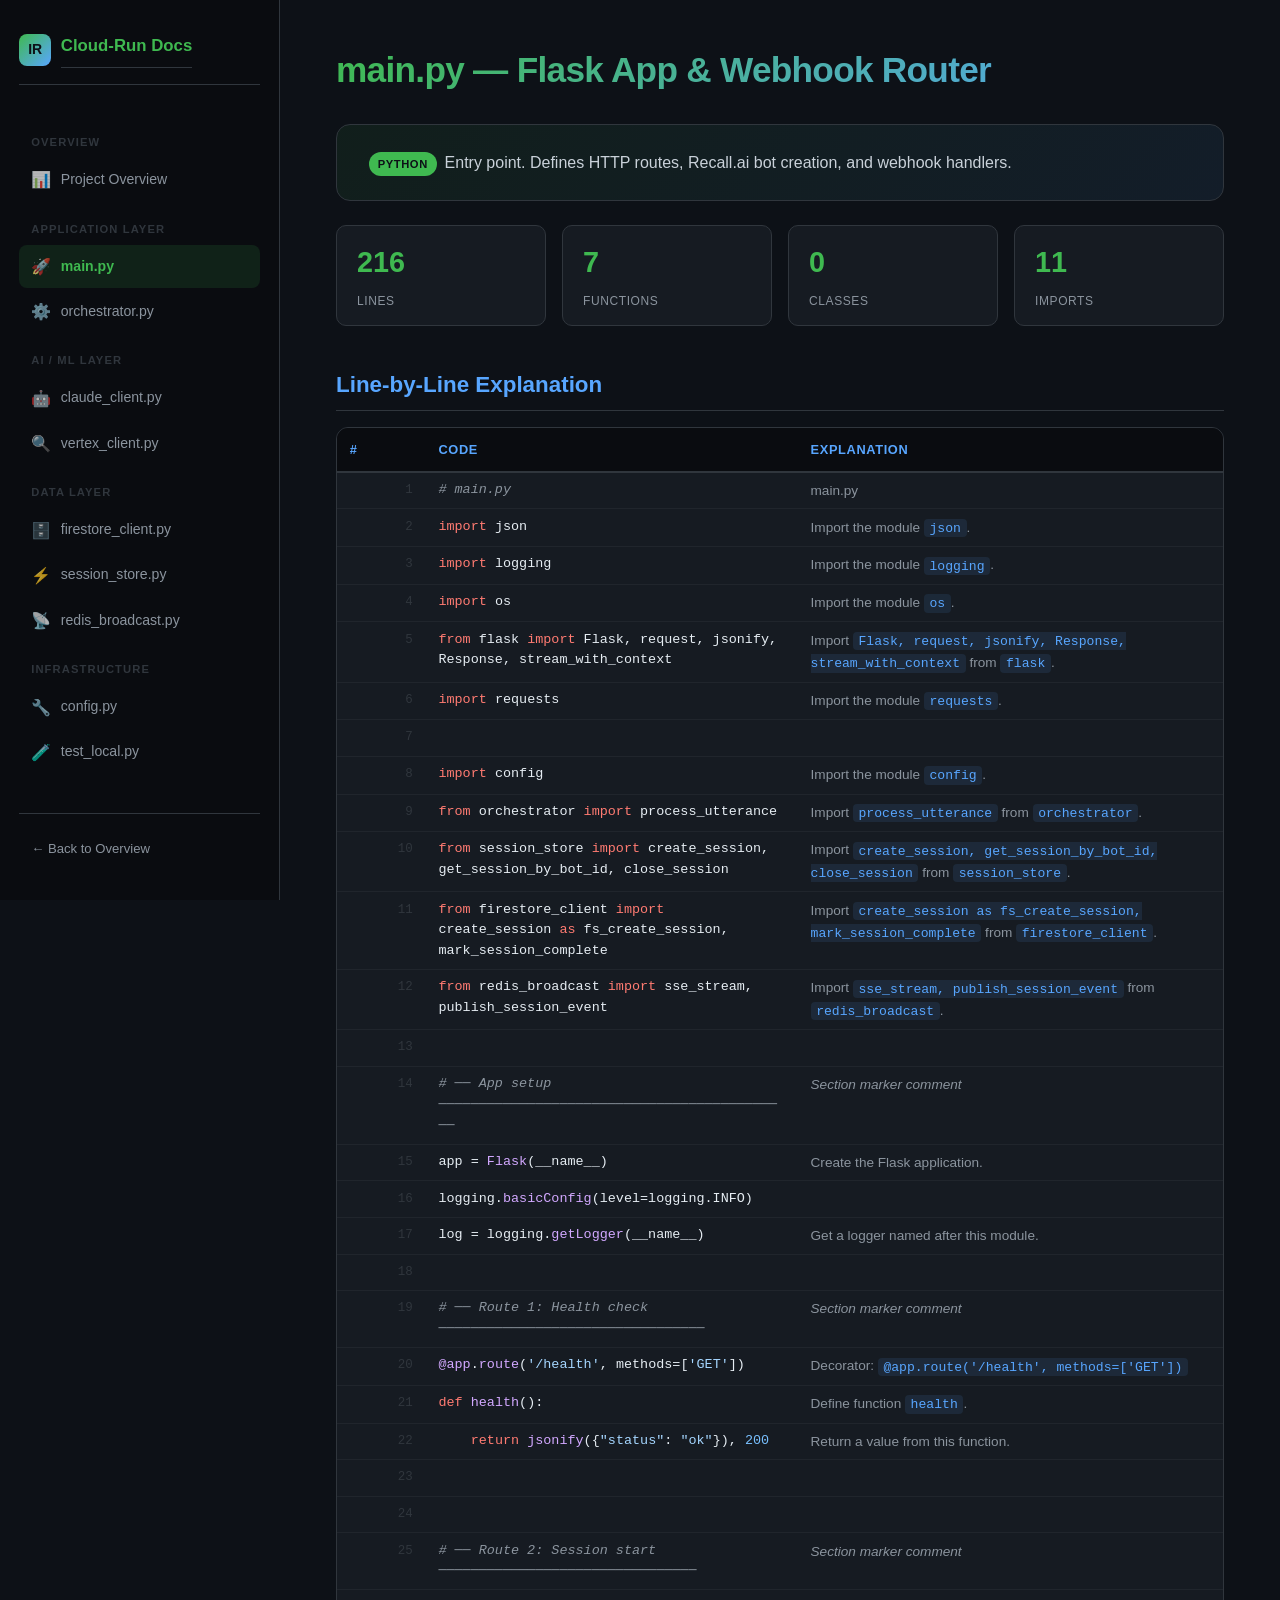
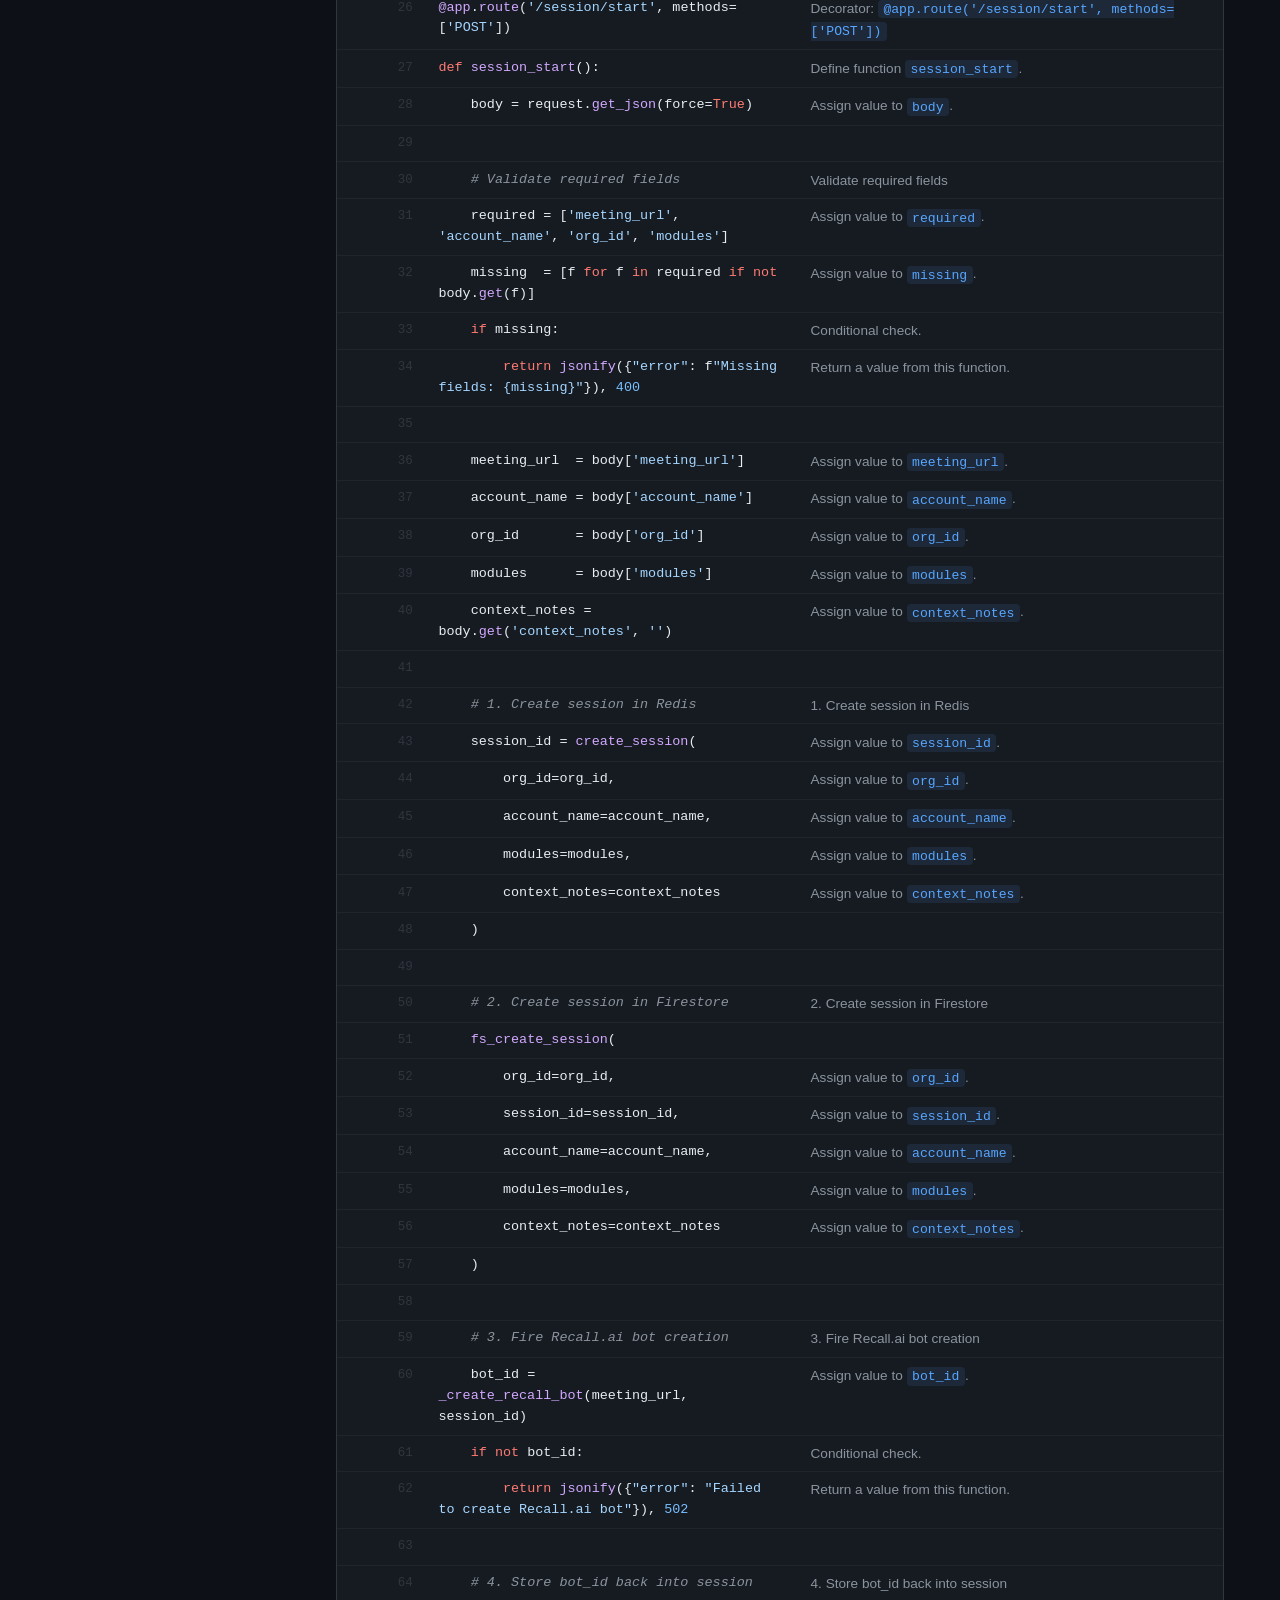
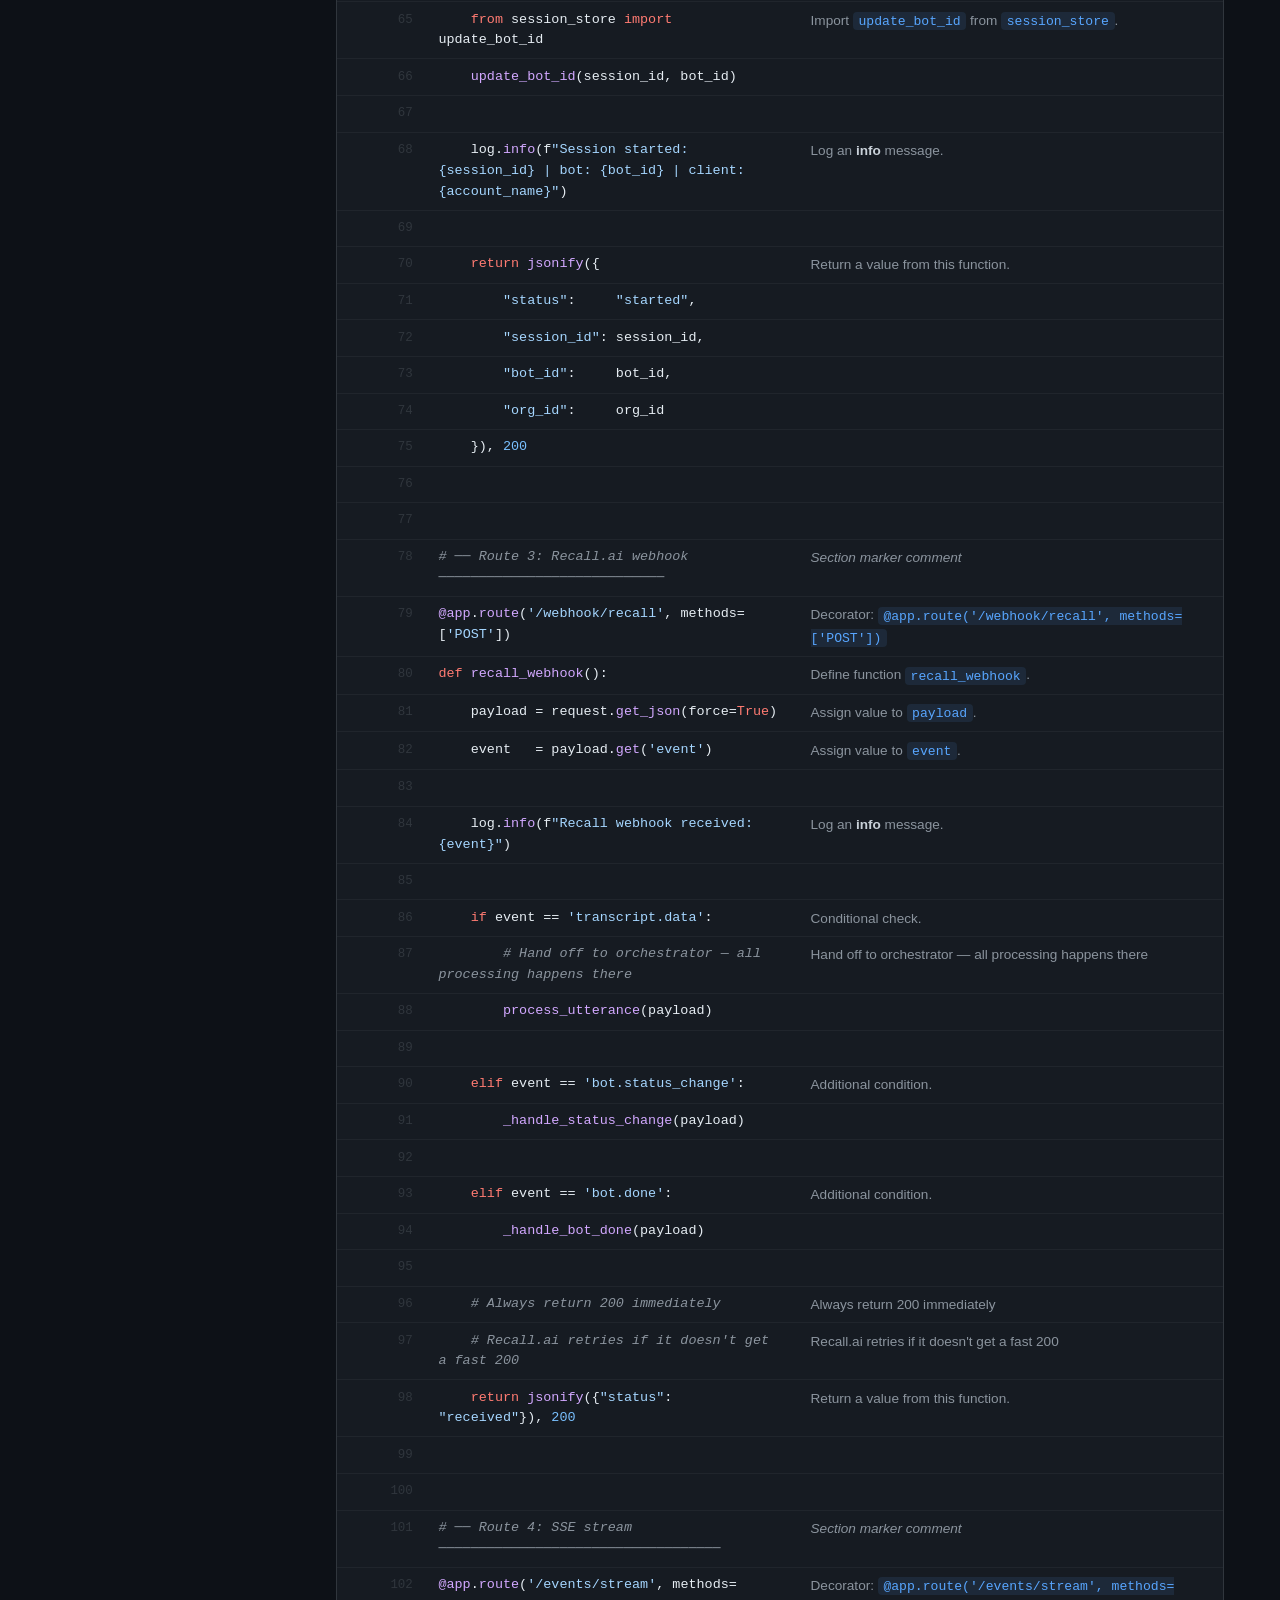
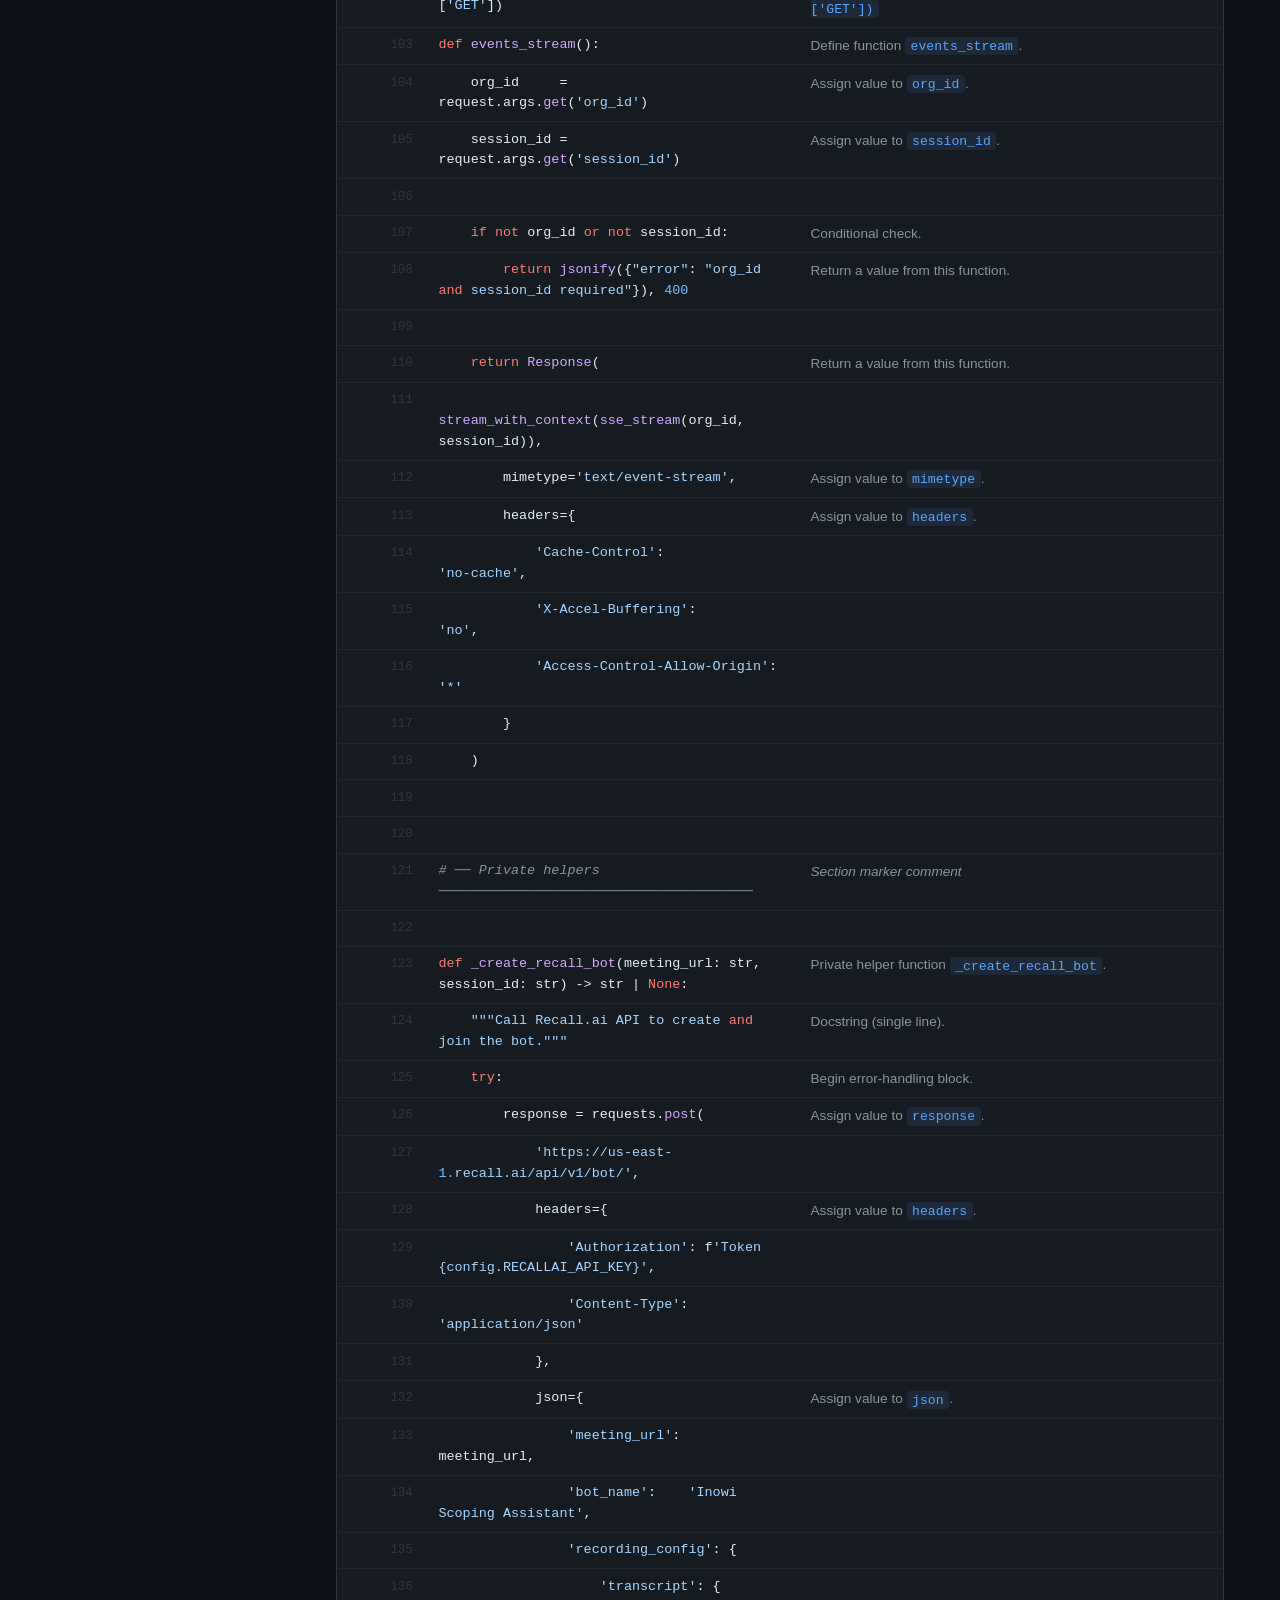
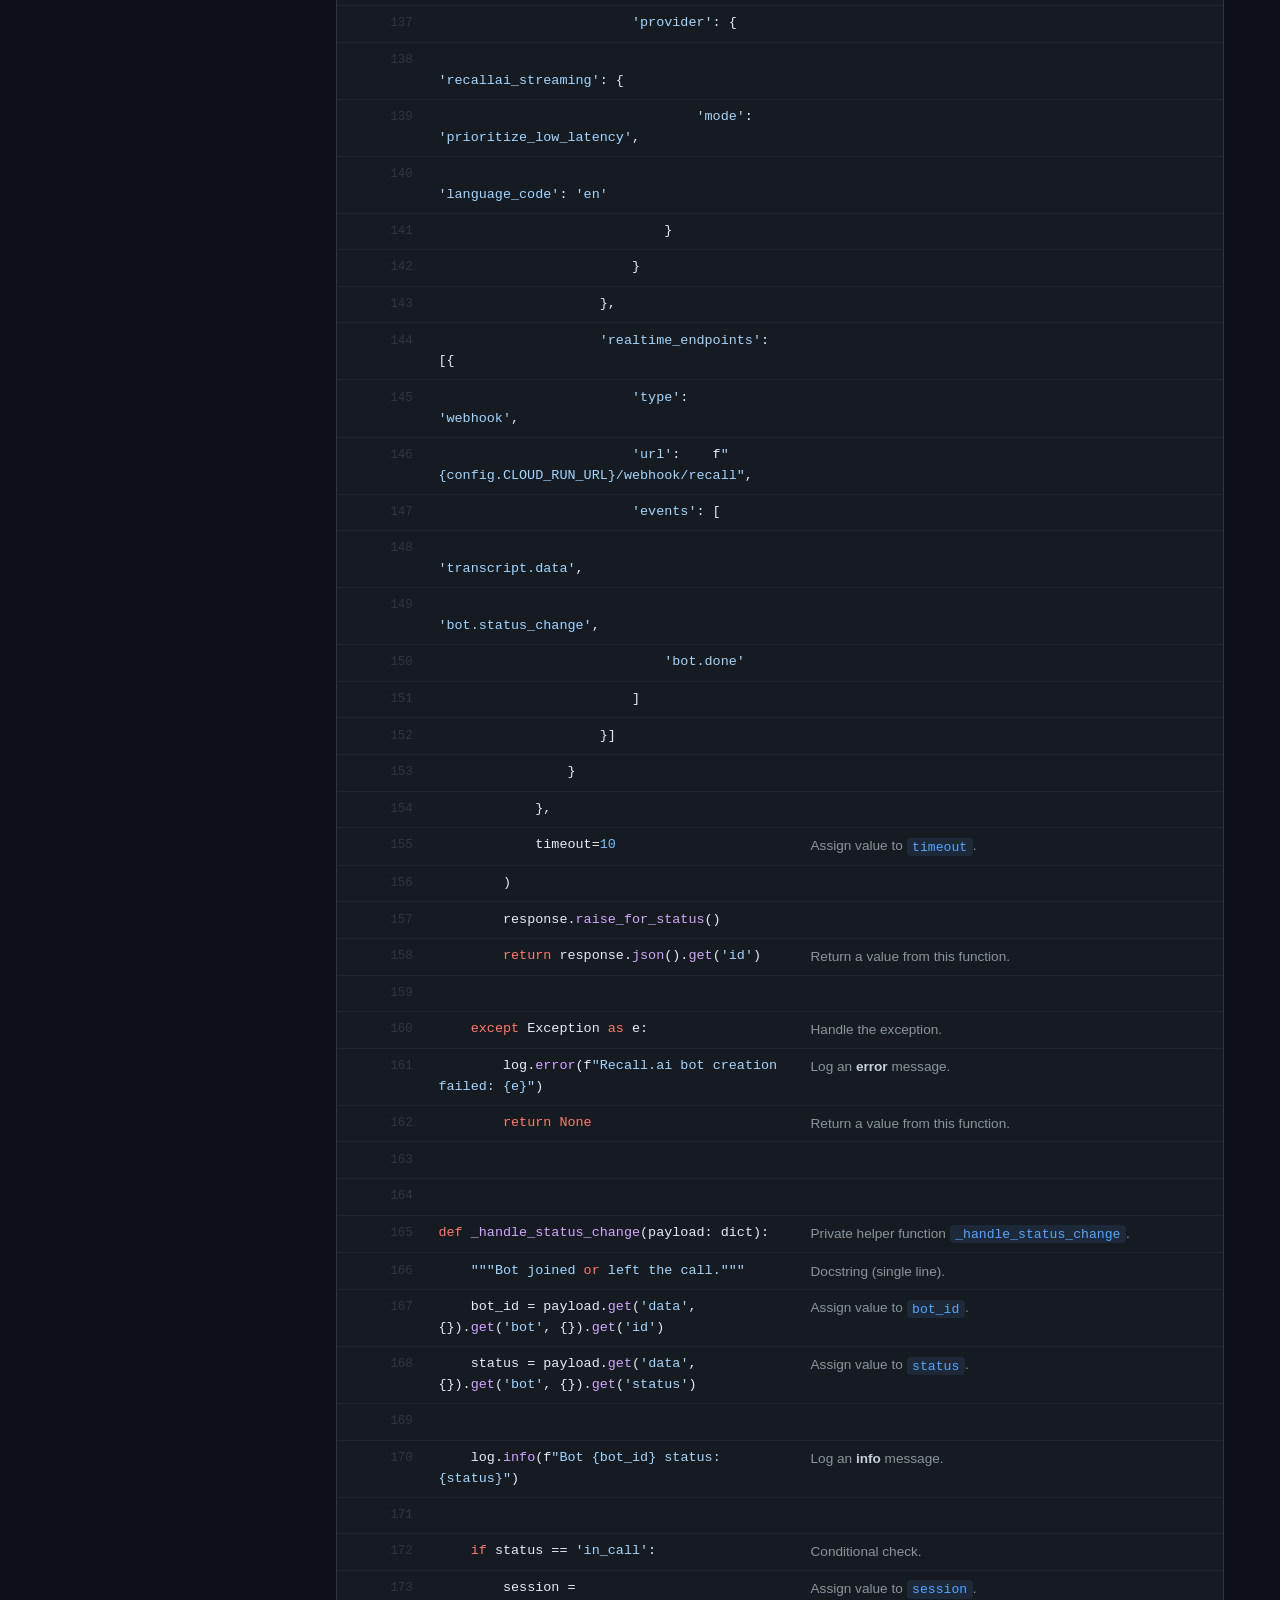
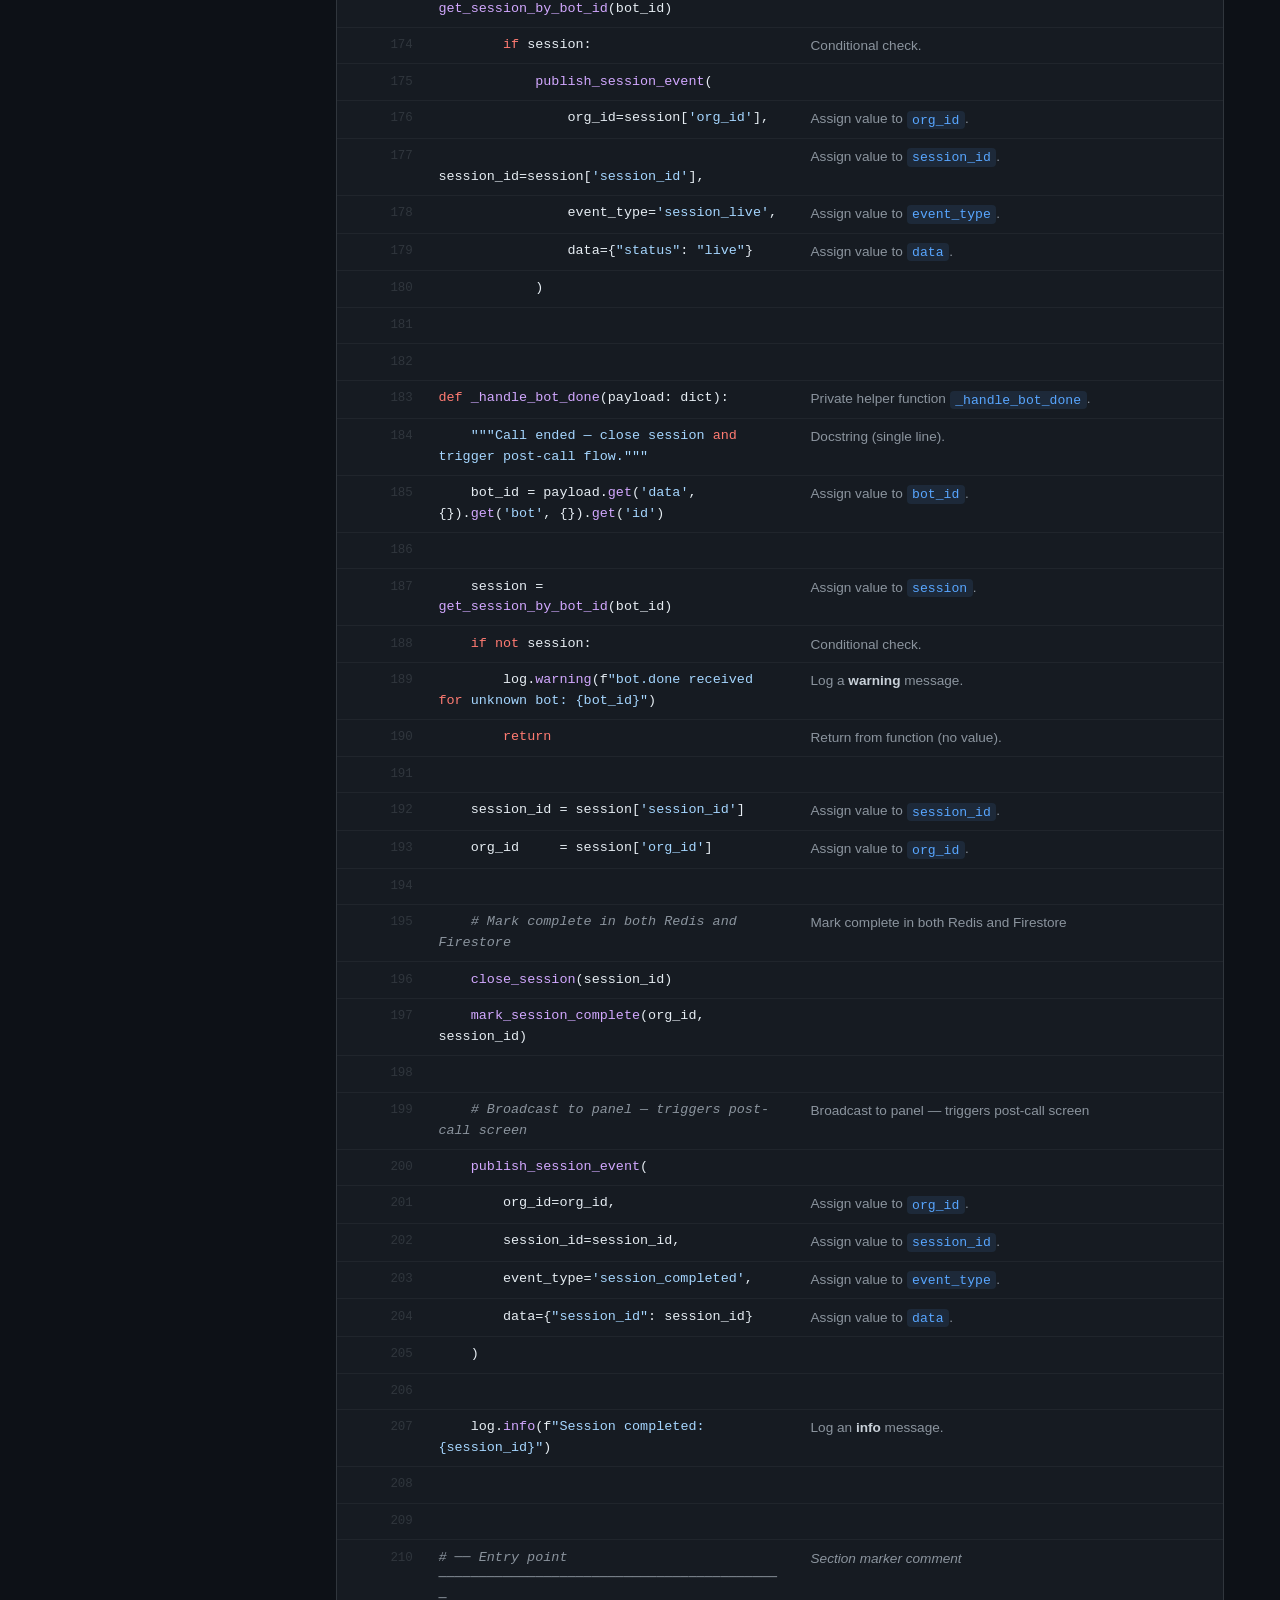
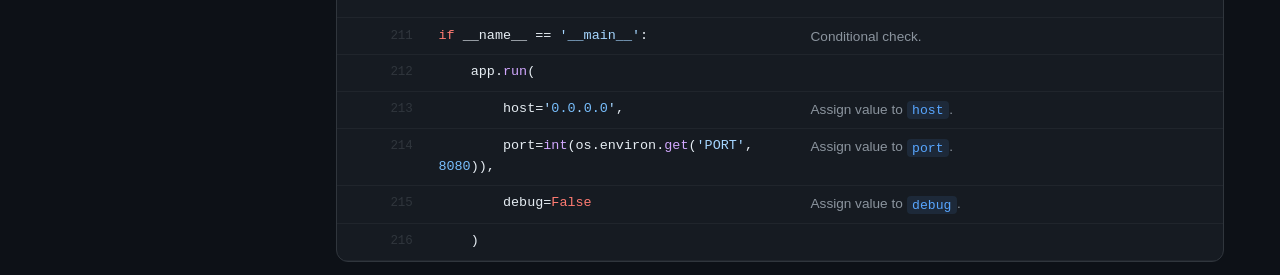
<file: main.html>
<!DOCTYPE html>
<html lang="en">
<head>
<meta charset="UTF-8">
<meta name="viewport" content="width=device-width, initial-scale=1.0">
<title>main.py — Flask App &amp; Webhook Router | Cloud-Run Code Docs</title>
<link rel="stylesheet" href="style.css">
</head>
<body>
<div class="container">
<aside class="sidebar">
<div class="sidebar-brand"><div class="logo">IR</div><h2>Cloud-Run Docs</h2></div>
<ul>
<div class="section-label">Overview</div>
<li><a href="index.html" ><span class="icon">&#x1F4CA;</span>Project Overview</a></li>
<div class="section-label">Application Layer</div>
<li><a href="main.html" class="active"><span class="icon">&#x1F680;</span>main.py</a></li>
<li><a href="orchestrator.html" ><span class="icon">&#x2699;&#xFE0F;</span>orchestrator.py</a></li>
<div class="section-label">AI / ML Layer</div>
<li><a href="claude_client.html" ><span class="icon">&#x1F916;</span>claude_client.py</a></li>
<li><a href="vertex.html" ><span class="icon">&#x1F50D;</span>vertex_client.py</a></li>
<div class="section-label">Data Layer</div>
<li><a href="firestore.html" ><span class="icon">&#x1F5C4;&#xFE0F;</span>firestore_client.py</a></li>
<li><a href="session.html" ><span class="icon">&#x26A1;</span>session_store.py</a></li>
<li><a href="redis.html" ><span class="icon">&#x1F4E1;</span>redis_broadcast.py</a></li>
<div class="section-label">Infrastructure</div>
<li><a href="config.html" ><span class="icon">&#x1F527;</span>config.py</a></li>
<li><a href="test.html" ><span class="icon">&#x1F9EA;</span>test_local.py</a></li>
</ul>
<div class="back"><a href="index.html">&larr; Back to Overview</a></div>
</aside>
<main class="main">
<h1>main.py — Flask App &amp; Webhook Router</h1>
<div class="hero"><p><span class="badge">Python</span>Entry point. Defines HTTP routes, Recall.ai bot creation, and webhook handlers.</p></div>
<div class="stats">
  <div class="stat"><span class="num">216</span><span class="label">Lines</span></div>
  <div class="stat"><span class="num">7</span><span class="label">Functions</span></div>
  <div class="stat"><span class="num">0</span><span class="label">Classes</span></div>
  <div class="stat"><span class="num">11</span><span class="label">Imports</span></div>
</div>
<h2>Line-by-Line Explanation</h2>
<div class="table-wrap"><table><thead><tr><th>#</th><th>Code</th><th>Explanation</th></tr></thead><tbody><tr><td class="lineno">1</td><td class="code"><span class="cmt"># main.py</span></td><td class="explain">main.py</td></tr>
<tr><td class="lineno">2</td><td class="code"><span class="kw">import</span> json</td><td class="explain">Import the module <code>json</code>.</td></tr>
<tr><td class="lineno">3</td><td class="code"><span class="kw">import</span> logging</td><td class="explain">Import the module <code>logging</code>.</td></tr>
<tr><td class="lineno">4</td><td class="code"><span class="kw">import</span> os</td><td class="explain">Import the module <code>os</code>.</td></tr>
<tr><td class="lineno">5</td><td class="code"><span class="kw">from</span> flask <span class="kw">import</span> Flask, request, jsonify, Response, stream_with_context</td><td class="explain">Import <code>Flask, request, jsonify, Response, stream_with_context</code> from <code>flask</code>.</td></tr>
<tr><td class="lineno">6</td><td class="code"><span class="kw">import</span> requests</td><td class="explain">Import the module <code>requests</code>.</td></tr>
<tr><td class="lineno">7</td><td class="code">&nbsp;</td><td class="explain"></td></tr>
<tr><td class="lineno">8</td><td class="code"><span class="kw">import</span> config</td><td class="explain">Import the module <code>config</code>.</td></tr>
<tr><td class="lineno">9</td><td class="code"><span class="kw">from</span> orchestrator <span class="kw">import</span> process_utterance</td><td class="explain">Import <code>process_utterance</code> from <code>orchestrator</code>.</td></tr>
<tr><td class="lineno">10</td><td class="code"><span class="kw">from</span> session_store <span class="kw">import</span> create_session, get_session_by_bot_id, close_session</td><td class="explain">Import <code>create_session, get_session_by_bot_id, close_session</code> from <code>session_store</code>.</td></tr>
<tr><td class="lineno">11</td><td class="code"><span class="kw">from</span> firestore_client <span class="kw">import</span> create_session <span class="kw">as</span> fs_create_session, mark_session_complete</td><td class="explain">Import <code>create_session as fs_create_session, mark_session_complete</code> from <code>firestore_client</code>.</td></tr>
<tr><td class="lineno">12</td><td class="code"><span class="kw">from</span> redis_broadcast <span class="kw">import</span> sse_stream, publish_session_event</td><td class="explain">Import <code>sse_stream, publish_session_event</code> from <code>redis_broadcast</code>.</td></tr>
<tr><td class="lineno">13</td><td class="code">&nbsp;</td><td class="explain"></td></tr>
<tr><td class="lineno">14</td><td class="code"><span class="cmt"># ── App setup ────────────────────────────────────────────</span></td><td class="explain"><em>Section marker comment</em></td></tr>
<tr><td class="lineno">15</td><td class="code">app = <span class="fn">Flask</span>(__name__)</td><td class="explain">Create the Flask application.</td></tr>
<tr><td class="lineno">16</td><td class="code">logging.<span class="fn">basicConfig</span>(level=logging.INFO)</td><td class="explain"></td></tr>
<tr><td class="lineno">17</td><td class="code">log = logging.<span class="fn">getLogger</span>(__name__)</td><td class="explain">Get a logger named after this module.</td></tr>
<tr><td class="lineno">18</td><td class="code">&nbsp;</td><td class="explain"></td></tr>
<tr><td class="lineno">19</td><td class="code"><span class="cmt"># ── Route 1: Health check ─────────────────────────────────</span></td><td class="explain"><em>Section marker comment</em></td></tr>
<tr><td class="lineno">20</td><td class="code"><span class="fn">@app</span>.<span class="fn">route</span>(<span class="str">&#x27;/health&#x27;</span>, methods=[<span class="str">&#x27;GET&#x27;</span>])</td><td class="explain">Decorator: <code>@app.route(&#x27;/health&#x27;, methods=[&#x27;GET&#x27;])</code></td></tr>
<tr><td class="lineno">21</td><td class="code"><span class="kw">def</span> <span class="fn">health</span>():</td><td class="explain">Define function <code>health</code>.</td></tr>
<tr><td class="lineno">22</td><td class="code">    <span class="kw">return</span> <span class="fn">jsonify</span>({<span class="str">&quot;status&quot;</span>: <span class="str">&quot;ok&quot;</span>}), <span class="num">200</span></td><td class="explain">Return a value from this function.</td></tr>
<tr><td class="lineno">23</td><td class="code">&nbsp;</td><td class="explain"></td></tr>
<tr><td class="lineno">24</td><td class="code">&nbsp;</td><td class="explain"></td></tr>
<tr><td class="lineno">25</td><td class="code"><span class="cmt"># ── Route 2: Session start ────────────────────────────────</span></td><td class="explain"><em>Section marker comment</em></td></tr>
<tr><td class="lineno">26</td><td class="code"><span class="fn">@app</span>.<span class="fn">route</span>(<span class="str">&#x27;/session/start&#x27;</span>, methods=[<span class="str">&#x27;POST&#x27;</span>])</td><td class="explain">Decorator: <code>@app.route(&#x27;/session/start&#x27;, methods=[&#x27;POST&#x27;])</code></td></tr>
<tr><td class="lineno">27</td><td class="code"><span class="kw">def</span> <span class="fn">session_start</span>():</td><td class="explain">Define function <code>session_start</code>.</td></tr>
<tr><td class="lineno">28</td><td class="code">    body = request.<span class="fn">get_json</span>(force=<span class="kw">True</span>)</td><td class="explain">Assign value to <code>body</code>.</td></tr>
<tr><td class="lineno">29</td><td class="code">&nbsp;</td><td class="explain"></td></tr>
<tr><td class="lineno">30</td><td class="code"><span class="cmt">    # Validate required fields</span></td><td class="explain">Validate required fields</td></tr>
<tr><td class="lineno">31</td><td class="code">    required = [<span class="str">&#x27;meeting_url&#x27;</span>, <span class="str">&#x27;account_name&#x27;</span>, <span class="str">&#x27;org_id&#x27;</span>, <span class="str">&#x27;modules&#x27;</span>]</td><td class="explain">Assign value to <code>required</code>.</td></tr>
<tr><td class="lineno">32</td><td class="code">    missing  = [f <span class="kw">for</span> f <span class="kw">in</span> required <span class="kw">if</span> <span class="kw">not</span> body.<span class="fn">get</span>(f)]</td><td class="explain">Assign value to <code>missing</code>.</td></tr>
<tr><td class="lineno">33</td><td class="code">    <span class="kw">if</span> missing:</td><td class="explain">Conditional check.</td></tr>
<tr><td class="lineno">34</td><td class="code">        <span class="kw">return</span> <span class="fn">jsonify</span>({<span class="str">&quot;error&quot;</span>: f<span class="str">&quot;Missing fields: {missing}&quot;</span>}), <span class="num">400</span></td><td class="explain">Return a value from this function.</td></tr>
<tr><td class="lineno">35</td><td class="code">&nbsp;</td><td class="explain"></td></tr>
<tr><td class="lineno">36</td><td class="code">    meeting_url  = body[<span class="str">&#x27;meeting_url&#x27;</span>]</td><td class="explain">Assign value to <code>meeting_url</code>.</td></tr>
<tr><td class="lineno">37</td><td class="code">    account_name = body[<span class="str">&#x27;account_name&#x27;</span>]</td><td class="explain">Assign value to <code>account_name</code>.</td></tr>
<tr><td class="lineno">38</td><td class="code">    org_id       = body[<span class="str">&#x27;org_id&#x27;</span>]</td><td class="explain">Assign value to <code>org_id</code>.</td></tr>
<tr><td class="lineno">39</td><td class="code">    modules      = body[<span class="str">&#x27;modules&#x27;</span>]</td><td class="explain">Assign value to <code>modules</code>.</td></tr>
<tr><td class="lineno">40</td><td class="code">    context_notes = body.<span class="fn">get</span>(<span class="str">&#x27;context_notes&#x27;</span>, <span class="str">&#x27;&#x27;</span>)</td><td class="explain">Assign value to <code>context_notes</code>.</td></tr>
<tr><td class="lineno">41</td><td class="code">&nbsp;</td><td class="explain"></td></tr>
<tr><td class="lineno">42</td><td class="code"><span class="cmt">    # 1. Create session in Redis</span></td><td class="explain">1. Create session in Redis</td></tr>
<tr><td class="lineno">43</td><td class="code">    session_id = <span class="fn">create_session</span>(</td><td class="explain">Assign value to <code>session_id</code>.</td></tr>
<tr><td class="lineno">44</td><td class="code">        org_id=org_id,</td><td class="explain">Assign value to <code>org_id</code>.</td></tr>
<tr><td class="lineno">45</td><td class="code">        account_name=account_name,</td><td class="explain">Assign value to <code>account_name</code>.</td></tr>
<tr><td class="lineno">46</td><td class="code">        modules=modules,</td><td class="explain">Assign value to <code>modules</code>.</td></tr>
<tr><td class="lineno">47</td><td class="code">        context_notes=context_notes</td><td class="explain">Assign value to <code>context_notes</code>.</td></tr>
<tr><td class="lineno">48</td><td class="code">    )</td><td class="explain"></td></tr>
<tr><td class="lineno">49</td><td class="code">&nbsp;</td><td class="explain"></td></tr>
<tr><td class="lineno">50</td><td class="code"><span class="cmt">    # 2. Create session in Firestore</span></td><td class="explain">2. Create session in Firestore</td></tr>
<tr><td class="lineno">51</td><td class="code">    <span class="fn">fs_create_session</span>(</td><td class="explain"></td></tr>
<tr><td class="lineno">52</td><td class="code">        org_id=org_id,</td><td class="explain">Assign value to <code>org_id</code>.</td></tr>
<tr><td class="lineno">53</td><td class="code">        session_id=session_id,</td><td class="explain">Assign value to <code>session_id</code>.</td></tr>
<tr><td class="lineno">54</td><td class="code">        account_name=account_name,</td><td class="explain">Assign value to <code>account_name</code>.</td></tr>
<tr><td class="lineno">55</td><td class="code">        modules=modules,</td><td class="explain">Assign value to <code>modules</code>.</td></tr>
<tr><td class="lineno">56</td><td class="code">        context_notes=context_notes</td><td class="explain">Assign value to <code>context_notes</code>.</td></tr>
<tr><td class="lineno">57</td><td class="code">    )</td><td class="explain"></td></tr>
<tr><td class="lineno">58</td><td class="code">&nbsp;</td><td class="explain"></td></tr>
<tr><td class="lineno">59</td><td class="code"><span class="cmt">    # 3. Fire Recall.ai bot creation</span></td><td class="explain">3. Fire Recall.ai bot creation</td></tr>
<tr><td class="lineno">60</td><td class="code">    bot_id = <span class="fn">_create_recall_bot</span>(meeting_url, session_id)</td><td class="explain">Assign value to <code>bot_id</code>.</td></tr>
<tr><td class="lineno">61</td><td class="code">    <span class="kw">if</span> <span class="kw">not</span> bot_id:</td><td class="explain">Conditional check.</td></tr>
<tr><td class="lineno">62</td><td class="code">        <span class="kw">return</span> <span class="fn">jsonify</span>({<span class="str">&quot;error&quot;</span>: <span class="str">&quot;Failed to create Recall.ai bot&quot;</span>}), <span class="num">502</span></td><td class="explain">Return a value from this function.</td></tr>
<tr><td class="lineno">63</td><td class="code">&nbsp;</td><td class="explain"></td></tr>
<tr><td class="lineno">64</td><td class="code"><span class="cmt">    # 4. Store bot_id back into session</span></td><td class="explain">4. Store bot_id back into session</td></tr>
<tr><td class="lineno">65</td><td class="code">    <span class="kw">from</span> session_store <span class="kw">import</span> update_bot_id</td><td class="explain">Import <code>update_bot_id</code> from <code>session_store</code>.</td></tr>
<tr><td class="lineno">66</td><td class="code">    <span class="fn">update_bot_id</span>(session_id, bot_id)</td><td class="explain"></td></tr>
<tr><td class="lineno">67</td><td class="code">&nbsp;</td><td class="explain"></td></tr>
<tr><td class="lineno">68</td><td class="code">    log.<span class="fn">info</span>(f<span class="str">&quot;Session started: {session_id} | bot: {bot_id} | client: {account_name}&quot;</span>)</td><td class="explain">Log an <strong>info</strong> message.</td></tr>
<tr><td class="lineno">69</td><td class="code">&nbsp;</td><td class="explain"></td></tr>
<tr><td class="lineno">70</td><td class="code">    <span class="kw">return</span> <span class="fn">jsonify</span>({</td><td class="explain">Return a value from this function.</td></tr>
<tr><td class="lineno">71</td><td class="code">        <span class="str">&quot;status&quot;</span>:     <span class="str">&quot;started&quot;</span>,</td><td class="explain"></td></tr>
<tr><td class="lineno">72</td><td class="code">        <span class="str">&quot;session_id&quot;</span>: session_id,</td><td class="explain"></td></tr>
<tr><td class="lineno">73</td><td class="code">        <span class="str">&quot;bot_id&quot;</span>:     bot_id,</td><td class="explain"></td></tr>
<tr><td class="lineno">74</td><td class="code">        <span class="str">&quot;org_id&quot;</span>:     org_id</td><td class="explain"></td></tr>
<tr><td class="lineno">75</td><td class="code">    }), <span class="num">200</span></td><td class="explain"></td></tr>
<tr><td class="lineno">76</td><td class="code">&nbsp;</td><td class="explain"></td></tr>
<tr><td class="lineno">77</td><td class="code">&nbsp;</td><td class="explain"></td></tr>
<tr><td class="lineno">78</td><td class="code"><span class="cmt"># ── Route 3: Recall.ai webhook ────────────────────────────</span></td><td class="explain"><em>Section marker comment</em></td></tr>
<tr><td class="lineno">79</td><td class="code"><span class="fn">@app</span>.<span class="fn">route</span>(<span class="str">&#x27;/webhook/recall&#x27;</span>, methods=[<span class="str">&#x27;POST&#x27;</span>])</td><td class="explain">Decorator: <code>@app.route(&#x27;/webhook/recall&#x27;, methods=[&#x27;POST&#x27;])</code></td></tr>
<tr><td class="lineno">80</td><td class="code"><span class="kw">def</span> <span class="fn">recall_webhook</span>():</td><td class="explain">Define function <code>recall_webhook</code>.</td></tr>
<tr><td class="lineno">81</td><td class="code">    payload = request.<span class="fn">get_json</span>(force=<span class="kw">True</span>)</td><td class="explain">Assign value to <code>payload</code>.</td></tr>
<tr><td class="lineno">82</td><td class="code">    event   = payload.<span class="fn">get</span>(<span class="str">&#x27;event&#x27;</span>)</td><td class="explain">Assign value to <code>event</code>.</td></tr>
<tr><td class="lineno">83</td><td class="code">&nbsp;</td><td class="explain"></td></tr>
<tr><td class="lineno">84</td><td class="code">    log.<span class="fn">info</span>(f<span class="str">&quot;Recall webhook received: {event}&quot;</span>)</td><td class="explain">Log an <strong>info</strong> message.</td></tr>
<tr><td class="lineno">85</td><td class="code">&nbsp;</td><td class="explain"></td></tr>
<tr><td class="lineno">86</td><td class="code">    <span class="kw">if</span> event == <span class="str">&#x27;transcript.data&#x27;</span>:</td><td class="explain">Conditional check.</td></tr>
<tr><td class="lineno">87</td><td class="code"><span class="cmt">        # Hand off to orchestrator — all processing happens there</span></td><td class="explain">Hand off to orchestrator — all processing happens there</td></tr>
<tr><td class="lineno">88</td><td class="code">        <span class="fn">process_utterance</span>(payload)</td><td class="explain"></td></tr>
<tr><td class="lineno">89</td><td class="code">&nbsp;</td><td class="explain"></td></tr>
<tr><td class="lineno">90</td><td class="code">    <span class="kw">elif</span> event == <span class="str">&#x27;bot.status_change&#x27;</span>:</td><td class="explain">Additional condition.</td></tr>
<tr><td class="lineno">91</td><td class="code">        <span class="fn">_handle_status_change</span>(payload)</td><td class="explain"></td></tr>
<tr><td class="lineno">92</td><td class="code">&nbsp;</td><td class="explain"></td></tr>
<tr><td class="lineno">93</td><td class="code">    <span class="kw">elif</span> event == <span class="str">&#x27;bot.done&#x27;</span>:</td><td class="explain">Additional condition.</td></tr>
<tr><td class="lineno">94</td><td class="code">        <span class="fn">_handle_bot_done</span>(payload)</td><td class="explain"></td></tr>
<tr><td class="lineno">95</td><td class="code">&nbsp;</td><td class="explain"></td></tr>
<tr><td class="lineno">96</td><td class="code"><span class="cmt">    # Always return 200 immediately</span></td><td class="explain">Always return 200 immediately</td></tr>
<tr><td class="lineno">97</td><td class="code"><span class="cmt">    # Recall.ai retries if it doesn&#x27;t get a fast 200</span></td><td class="explain">Recall.ai retries if it doesn&#x27;t get a fast 200</td></tr>
<tr><td class="lineno">98</td><td class="code">    <span class="kw">return</span> <span class="fn">jsonify</span>({<span class="str">&quot;status&quot;</span>: <span class="str">&quot;received&quot;</span>}), <span class="num">200</span></td><td class="explain">Return a value from this function.</td></tr>
<tr><td class="lineno">99</td><td class="code">&nbsp;</td><td class="explain"></td></tr>
<tr><td class="lineno">100</td><td class="code">&nbsp;</td><td class="explain"></td></tr>
<tr><td class="lineno">101</td><td class="code"><span class="cmt"># ── Route 4: SSE stream ───────────────────────────────────</span></td><td class="explain"><em>Section marker comment</em></td></tr>
<tr><td class="lineno">102</td><td class="code"><span class="fn">@app</span>.<span class="fn">route</span>(<span class="str">&#x27;/events/stream&#x27;</span>, methods=[<span class="str">&#x27;GET&#x27;</span>])</td><td class="explain">Decorator: <code>@app.route(&#x27;/events/stream&#x27;, methods=[&#x27;GET&#x27;])</code></td></tr>
<tr><td class="lineno">103</td><td class="code"><span class="kw">def</span> <span class="fn">events_stream</span>():</td><td class="explain">Define function <code>events_stream</code>.</td></tr>
<tr><td class="lineno">104</td><td class="code">    org_id     = request.args.<span class="fn">get</span>(<span class="str">&#x27;org_id&#x27;</span>)</td><td class="explain">Assign value to <code>org_id</code>.</td></tr>
<tr><td class="lineno">105</td><td class="code">    session_id = request.args.<span class="fn">get</span>(<span class="str">&#x27;session_id&#x27;</span>)</td><td class="explain">Assign value to <code>session_id</code>.</td></tr>
<tr><td class="lineno">106</td><td class="code">&nbsp;</td><td class="explain"></td></tr>
<tr><td class="lineno">107</td><td class="code">    <span class="kw">if</span> <span class="kw">not</span> org_id <span class="kw">or</span> <span class="kw">not</span> session_id:</td><td class="explain">Conditional check.</td></tr>
<tr><td class="lineno">108</td><td class="code">        <span class="kw">return</span> <span class="fn">jsonify</span>({<span class="str">&quot;error&quot;</span>: <span class="str">&quot;org_id <span class="kw">and</span> session_id required&quot;</span>}), <span class="num">400</span></td><td class="explain">Return a value from this function.</td></tr>
<tr><td class="lineno">109</td><td class="code">&nbsp;</td><td class="explain"></td></tr>
<tr><td class="lineno">110</td><td class="code">    <span class="kw">return</span> <span class="fn">Response</span>(</td><td class="explain">Return a value from this function.</td></tr>
<tr><td class="lineno">111</td><td class="code">        <span class="fn">stream_with_context</span>(<span class="fn">sse_stream</span>(org_id, session_id)),</td><td class="explain"></td></tr>
<tr><td class="lineno">112</td><td class="code">        mimetype=<span class="str">&#x27;text/event-stream&#x27;</span>,</td><td class="explain">Assign value to <code>mimetype</code>.</td></tr>
<tr><td class="lineno">113</td><td class="code">        headers={</td><td class="explain">Assign value to <code>headers</code>.</td></tr>
<tr><td class="lineno">114</td><td class="code">            <span class="str">&#x27;Cache-Control&#x27;</span>:               <span class="str">&#x27;no-cache&#x27;</span>,</td><td class="explain"></td></tr>
<tr><td class="lineno">115</td><td class="code">            <span class="str">&#x27;X-Accel-Buffering&#x27;</span>:           <span class="str">&#x27;no&#x27;</span>,</td><td class="explain"></td></tr>
<tr><td class="lineno">116</td><td class="code">            <span class="str">&#x27;Access-Control-Allow-Origin&#x27;</span>: <span class="str">&#x27;*&#x27;</span></td><td class="explain"></td></tr>
<tr><td class="lineno">117</td><td class="code">        }</td><td class="explain"></td></tr>
<tr><td class="lineno">118</td><td class="code">    )</td><td class="explain"></td></tr>
<tr><td class="lineno">119</td><td class="code">&nbsp;</td><td class="explain"></td></tr>
<tr><td class="lineno">120</td><td class="code">&nbsp;</td><td class="explain"></td></tr>
<tr><td class="lineno">121</td><td class="code"><span class="cmt"># ── Private helpers ───────────────────────────────────────</span></td><td class="explain"><em>Section marker comment</em></td></tr>
<tr><td class="lineno">122</td><td class="code">&nbsp;</td><td class="explain"></td></tr>
<tr><td class="lineno">123</td><td class="code"><span class="kw">def</span> <span class="fn">_create_recall_bot</span>(meeting_url: str, session_id: str) -&gt; str | <span class="kw">None</span>:</td><td class="explain">Private helper function <code>_create_recall_bot</code>.</td></tr>
<tr><td class="lineno">124</td><td class="code">    <span class="str">&quot;&quot;</span><span class="str">&quot;Call Recall.ai API to create <span class="kw">and</span> join the bot.&quot;</span><span class="str">&quot;&quot;</span></td><td class="explain">Docstring (single line).</td></tr>
<tr><td class="lineno">125</td><td class="code">    <span class="kw">try</span>:</td><td class="explain">Begin error-handling block.</td></tr>
<tr><td class="lineno">126</td><td class="code">        response = requests.<span class="fn">post</span>(</td><td class="explain">Assign value to <code>response</code>.</td></tr>
<tr><td class="lineno">127</td><td class="code">            <span class="str">&#x27;https://us-east-<span class="num">1.</span>recall.ai/api/v1/bot/&#x27;</span>,</td><td class="explain"></td></tr>
<tr><td class="lineno">128</td><td class="code">            headers={</td><td class="explain">Assign value to <code>headers</code>.</td></tr>
<tr><td class="lineno">129</td><td class="code">                <span class="str">&#x27;Authorization&#x27;</span>: f<span class="str">&#x27;Token {config.RECALLAI_API_KEY}&#x27;</span>,</td><td class="explain"></td></tr>
<tr><td class="lineno">130</td><td class="code">                <span class="str">&#x27;Content-Type&#x27;</span>:  <span class="str">&#x27;application/json&#x27;</span></td><td class="explain"></td></tr>
<tr><td class="lineno">131</td><td class="code">            },</td><td class="explain"></td></tr>
<tr><td class="lineno">132</td><td class="code">            json={</td><td class="explain">Assign value to <code>json</code>.</td></tr>
<tr><td class="lineno">133</td><td class="code">                <span class="str">&#x27;meeting_url&#x27;</span>: meeting_url,</td><td class="explain"></td></tr>
<tr><td class="lineno">134</td><td class="code">                <span class="str">&#x27;bot_name&#x27;</span>:    <span class="str">&#x27;Inowi Scoping Assistant&#x27;</span>,</td><td class="explain"></td></tr>
<tr><td class="lineno">135</td><td class="code">                <span class="str">&#x27;recording_config&#x27;</span>: {</td><td class="explain"></td></tr>
<tr><td class="lineno">136</td><td class="code">                    <span class="str">&#x27;transcript&#x27;</span>: {</td><td class="explain"></td></tr>
<tr><td class="lineno">137</td><td class="code">                        <span class="str">&#x27;provider&#x27;</span>: {</td><td class="explain"></td></tr>
<tr><td class="lineno">138</td><td class="code">                            <span class="str">&#x27;recallai_streaming&#x27;</span>: {</td><td class="explain"></td></tr>
<tr><td class="lineno">139</td><td class="code">                                <span class="str">&#x27;mode&#x27;</span>:          <span class="str">&#x27;prioritize_low_latency&#x27;</span>,</td><td class="explain"></td></tr>
<tr><td class="lineno">140</td><td class="code">                                <span class="str">&#x27;language_code&#x27;</span>: <span class="str">&#x27;en&#x27;</span></td><td class="explain"></td></tr>
<tr><td class="lineno">141</td><td class="code">                            }</td><td class="explain"></td></tr>
<tr><td class="lineno">142</td><td class="code">                        }</td><td class="explain"></td></tr>
<tr><td class="lineno">143</td><td class="code">                    },</td><td class="explain"></td></tr>
<tr><td class="lineno">144</td><td class="code">                    <span class="str">&#x27;realtime_endpoints&#x27;</span>: [{</td><td class="explain"></td></tr>
<tr><td class="lineno">145</td><td class="code">                        <span class="str">&#x27;type&#x27;</span>:   <span class="str">&#x27;webhook&#x27;</span>,</td><td class="explain"></td></tr>
<tr><td class="lineno">146</td><td class="code">                        <span class="str">&#x27;url&#x27;</span>:    f<span class="str">&quot;{config.CLOUD_RUN_URL}/webhook/recall&quot;</span>,</td><td class="explain"></td></tr>
<tr><td class="lineno">147</td><td class="code">                        <span class="str">&#x27;events&#x27;</span>: [</td><td class="explain"></td></tr>
<tr><td class="lineno">148</td><td class="code">                            <span class="str">&#x27;transcript.data&#x27;</span>,</td><td class="explain"></td></tr>
<tr><td class="lineno">149</td><td class="code">                            <span class="str">&#x27;bot.status_change&#x27;</span>,</td><td class="explain"></td></tr>
<tr><td class="lineno">150</td><td class="code">                            <span class="str">&#x27;bot.done&#x27;</span></td><td class="explain"></td></tr>
<tr><td class="lineno">151</td><td class="code">                        ]</td><td class="explain"></td></tr>
<tr><td class="lineno">152</td><td class="code">                    }]</td><td class="explain"></td></tr>
<tr><td class="lineno">153</td><td class="code">                }</td><td class="explain"></td></tr>
<tr><td class="lineno">154</td><td class="code">            },</td><td class="explain"></td></tr>
<tr><td class="lineno">155</td><td class="code">            timeout=<span class="num">10</span></td><td class="explain">Assign value to <code>timeout</code>.</td></tr>
<tr><td class="lineno">156</td><td class="code">        )</td><td class="explain"></td></tr>
<tr><td class="lineno">157</td><td class="code">        response.<span class="fn">raise_for_status</span>()</td><td class="explain"></td></tr>
<tr><td class="lineno">158</td><td class="code">        <span class="kw">return</span> response.<span class="fn">json</span>().<span class="fn">get</span>(<span class="str">&#x27;id&#x27;</span>)</td><td class="explain">Return a value from this function.</td></tr>
<tr><td class="lineno">159</td><td class="code">&nbsp;</td><td class="explain"></td></tr>
<tr><td class="lineno">160</td><td class="code">    <span class="kw">except</span> Exception <span class="kw">as</span> e:</td><td class="explain">Handle the exception.</td></tr>
<tr><td class="lineno">161</td><td class="code">        log.<span class="fn">error</span>(f<span class="str">&quot;Recall.ai bot creation failed: {e}&quot;</span>)</td><td class="explain">Log an <strong>error</strong> message.</td></tr>
<tr><td class="lineno">162</td><td class="code">        <span class="kw">return</span> <span class="kw">None</span></td><td class="explain">Return a value from this function.</td></tr>
<tr><td class="lineno">163</td><td class="code">&nbsp;</td><td class="explain"></td></tr>
<tr><td class="lineno">164</td><td class="code">&nbsp;</td><td class="explain"></td></tr>
<tr><td class="lineno">165</td><td class="code"><span class="kw">def</span> <span class="fn">_handle_status_change</span>(payload: dict):</td><td class="explain">Private helper function <code>_handle_status_change</code>.</td></tr>
<tr><td class="lineno">166</td><td class="code">    <span class="str">&quot;&quot;</span><span class="str">&quot;Bot joined <span class="kw">or</span> left the call.&quot;</span><span class="str">&quot;&quot;</span></td><td class="explain">Docstring (single line).</td></tr>
<tr><td class="lineno">167</td><td class="code">    bot_id = payload.<span class="fn">get</span>(<span class="str">&#x27;data&#x27;</span>, {}).<span class="fn">get</span>(<span class="str">&#x27;bot&#x27;</span>, {}).<span class="fn">get</span>(<span class="str">&#x27;id&#x27;</span>)</td><td class="explain">Assign value to <code>bot_id</code>.</td></tr>
<tr><td class="lineno">168</td><td class="code">    status = payload.<span class="fn">get</span>(<span class="str">&#x27;data&#x27;</span>, {}).<span class="fn">get</span>(<span class="str">&#x27;bot&#x27;</span>, {}).<span class="fn">get</span>(<span class="str">&#x27;status&#x27;</span>)</td><td class="explain">Assign value to <code>status</code>.</td></tr>
<tr><td class="lineno">169</td><td class="code">&nbsp;</td><td class="explain"></td></tr>
<tr><td class="lineno">170</td><td class="code">    log.<span class="fn">info</span>(f<span class="str">&quot;Bot {bot_id} status: {status}&quot;</span>)</td><td class="explain">Log an <strong>info</strong> message.</td></tr>
<tr><td class="lineno">171</td><td class="code">&nbsp;</td><td class="explain"></td></tr>
<tr><td class="lineno">172</td><td class="code">    <span class="kw">if</span> status == <span class="str">&#x27;in_call&#x27;</span>:</td><td class="explain">Conditional check.</td></tr>
<tr><td class="lineno">173</td><td class="code">        session = <span class="fn">get_session_by_bot_id</span>(bot_id)</td><td class="explain">Assign value to <code>session</code>.</td></tr>
<tr><td class="lineno">174</td><td class="code">        <span class="kw">if</span> session:</td><td class="explain">Conditional check.</td></tr>
<tr><td class="lineno">175</td><td class="code">            <span class="fn">publish_session_event</span>(</td><td class="explain"></td></tr>
<tr><td class="lineno">176</td><td class="code">                org_id=session[<span class="str">&#x27;org_id&#x27;</span>],</td><td class="explain">Assign value to <code>org_id</code>.</td></tr>
<tr><td class="lineno">177</td><td class="code">                session_id=session[<span class="str">&#x27;session_id&#x27;</span>],</td><td class="explain">Assign value to <code>session_id</code>.</td></tr>
<tr><td class="lineno">178</td><td class="code">                event_type=<span class="str">&#x27;session_live&#x27;</span>,</td><td class="explain">Assign value to <code>event_type</code>.</td></tr>
<tr><td class="lineno">179</td><td class="code">                data={<span class="str">&quot;status&quot;</span>: <span class="str">&quot;live&quot;</span>}</td><td class="explain">Assign value to <code>data</code>.</td></tr>
<tr><td class="lineno">180</td><td class="code">            )</td><td class="explain"></td></tr>
<tr><td class="lineno">181</td><td class="code">&nbsp;</td><td class="explain"></td></tr>
<tr><td class="lineno">182</td><td class="code">&nbsp;</td><td class="explain"></td></tr>
<tr><td class="lineno">183</td><td class="code"><span class="kw">def</span> <span class="fn">_handle_bot_done</span>(payload: dict):</td><td class="explain">Private helper function <code>_handle_bot_done</code>.</td></tr>
<tr><td class="lineno">184</td><td class="code">    <span class="str">&quot;&quot;</span><span class="str">&quot;Call ended — close session <span class="kw">and</span> trigger post-call flow.&quot;</span><span class="str">&quot;&quot;</span></td><td class="explain">Docstring (single line).</td></tr>
<tr><td class="lineno">185</td><td class="code">    bot_id = payload.<span class="fn">get</span>(<span class="str">&#x27;data&#x27;</span>, {}).<span class="fn">get</span>(<span class="str">&#x27;bot&#x27;</span>, {}).<span class="fn">get</span>(<span class="str">&#x27;id&#x27;</span>)</td><td class="explain">Assign value to <code>bot_id</code>.</td></tr>
<tr><td class="lineno">186</td><td class="code">&nbsp;</td><td class="explain"></td></tr>
<tr><td class="lineno">187</td><td class="code">    session = <span class="fn">get_session_by_bot_id</span>(bot_id)</td><td class="explain">Assign value to <code>session</code>.</td></tr>
<tr><td class="lineno">188</td><td class="code">    <span class="kw">if</span> <span class="kw">not</span> session:</td><td class="explain">Conditional check.</td></tr>
<tr><td class="lineno">189</td><td class="code">        log.<span class="fn">warning</span>(f<span class="str">&quot;bot.done received <span class="kw">for</span> unknown bot: {bot_id}&quot;</span>)</td><td class="explain">Log a <strong>warning</strong> message.</td></tr>
<tr><td class="lineno">190</td><td class="code">        <span class="kw">return</span></td><td class="explain">Return from function (no value).</td></tr>
<tr><td class="lineno">191</td><td class="code">&nbsp;</td><td class="explain"></td></tr>
<tr><td class="lineno">192</td><td class="code">    session_id = session[<span class="str">&#x27;session_id&#x27;</span>]</td><td class="explain">Assign value to <code>session_id</code>.</td></tr>
<tr><td class="lineno">193</td><td class="code">    org_id     = session[<span class="str">&#x27;org_id&#x27;</span>]</td><td class="explain">Assign value to <code>org_id</code>.</td></tr>
<tr><td class="lineno">194</td><td class="code">&nbsp;</td><td class="explain"></td></tr>
<tr><td class="lineno">195</td><td class="code"><span class="cmt">    # Mark complete in both Redis and Firestore</span></td><td class="explain">Mark complete in both Redis and Firestore</td></tr>
<tr><td class="lineno">196</td><td class="code">    <span class="fn">close_session</span>(session_id)</td><td class="explain"></td></tr>
<tr><td class="lineno">197</td><td class="code">    <span class="fn">mark_session_complete</span>(org_id, session_id)</td><td class="explain"></td></tr>
<tr><td class="lineno">198</td><td class="code">&nbsp;</td><td class="explain"></td></tr>
<tr><td class="lineno">199</td><td class="code"><span class="cmt">    # Broadcast to panel — triggers post-call screen</span></td><td class="explain">Broadcast to panel — triggers post-call screen</td></tr>
<tr><td class="lineno">200</td><td class="code">    <span class="fn">publish_session_event</span>(</td><td class="explain"></td></tr>
<tr><td class="lineno">201</td><td class="code">        org_id=org_id,</td><td class="explain">Assign value to <code>org_id</code>.</td></tr>
<tr><td class="lineno">202</td><td class="code">        session_id=session_id,</td><td class="explain">Assign value to <code>session_id</code>.</td></tr>
<tr><td class="lineno">203</td><td class="code">        event_type=<span class="str">&#x27;session_completed&#x27;</span>,</td><td class="explain">Assign value to <code>event_type</code>.</td></tr>
<tr><td class="lineno">204</td><td class="code">        data={<span class="str">&quot;session_id&quot;</span>: session_id}</td><td class="explain">Assign value to <code>data</code>.</td></tr>
<tr><td class="lineno">205</td><td class="code">    )</td><td class="explain"></td></tr>
<tr><td class="lineno">206</td><td class="code">&nbsp;</td><td class="explain"></td></tr>
<tr><td class="lineno">207</td><td class="code">    log.<span class="fn">info</span>(f<span class="str">&quot;Session completed: {session_id}&quot;</span>)</td><td class="explain">Log an <strong>info</strong> message.</td></tr>
<tr><td class="lineno">208</td><td class="code">&nbsp;</td><td class="explain"></td></tr>
<tr><td class="lineno">209</td><td class="code">&nbsp;</td><td class="explain"></td></tr>
<tr><td class="lineno">210</td><td class="code"><span class="cmt"># ── Entry point ───────────────────────────────────────────</span></td><td class="explain"><em>Section marker comment</em></td></tr>
<tr><td class="lineno">211</td><td class="code"><span class="kw">if</span> __name__ == <span class="str">&#x27;__main__&#x27;</span>:</td><td class="explain">Conditional check.</td></tr>
<tr><td class="lineno">212</td><td class="code">    app.<span class="fn">run</span>(</td><td class="explain"></td></tr>
<tr><td class="lineno">213</td><td class="code">        host=<span class="str">&#x27;<span class="num">0.0</span>.<span class="num">0.0</span>&#x27;</span>,</td><td class="explain">Assign value to <code>host</code>.</td></tr>
<tr><td class="lineno">214</td><td class="code">        port=<span class="fn">int</span>(os.environ.<span class="fn">get</span>(<span class="str">&#x27;PORT&#x27;</span>, <span class="num">8080</span>)),</td><td class="explain">Assign value to <code>port</code>.</td></tr>
<tr><td class="lineno">215</td><td class="code">        debug=<span class="kw">False</span></td><td class="explain">Assign value to <code>debug</code>.</td></tr>
<tr><td class="lineno">216</td><td class="code">    )</td><td class="explain"></td></tr></tbody></table></div>

</main>
</div>
</body>
</html>
</file>
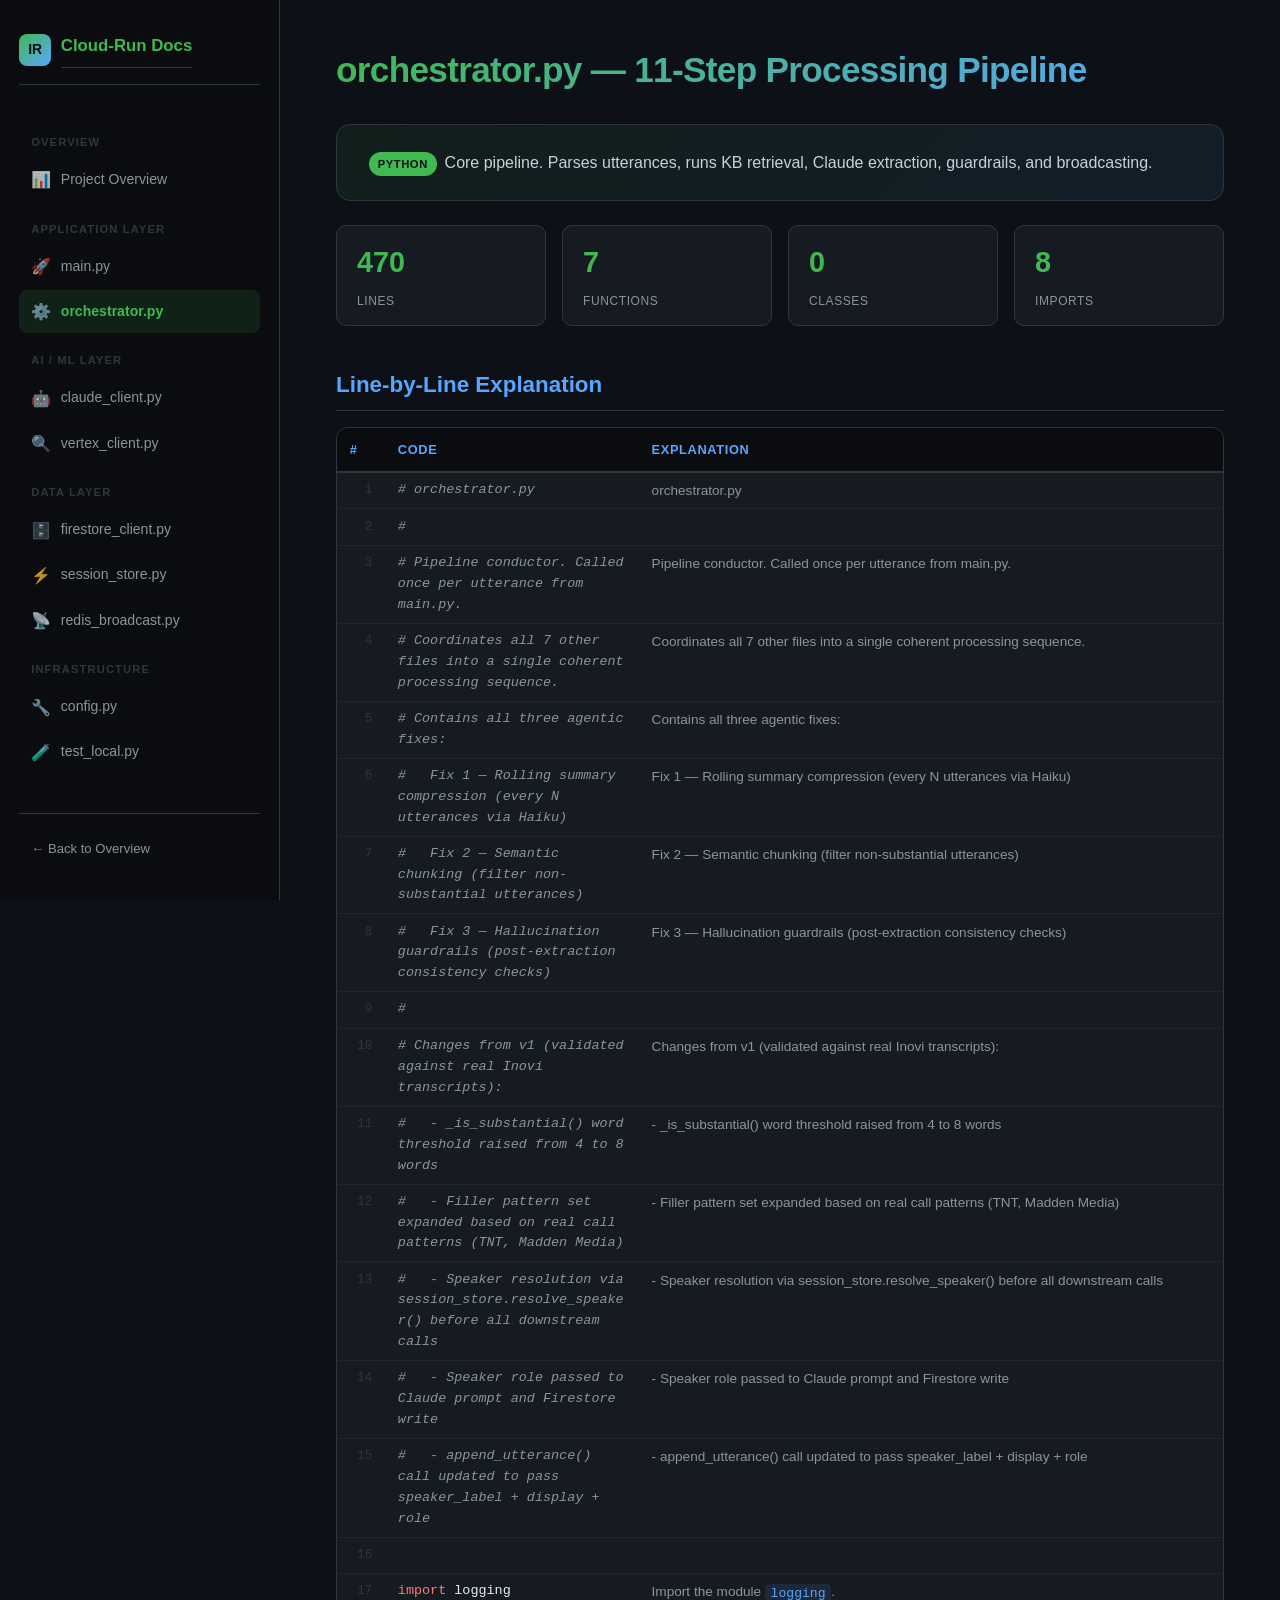
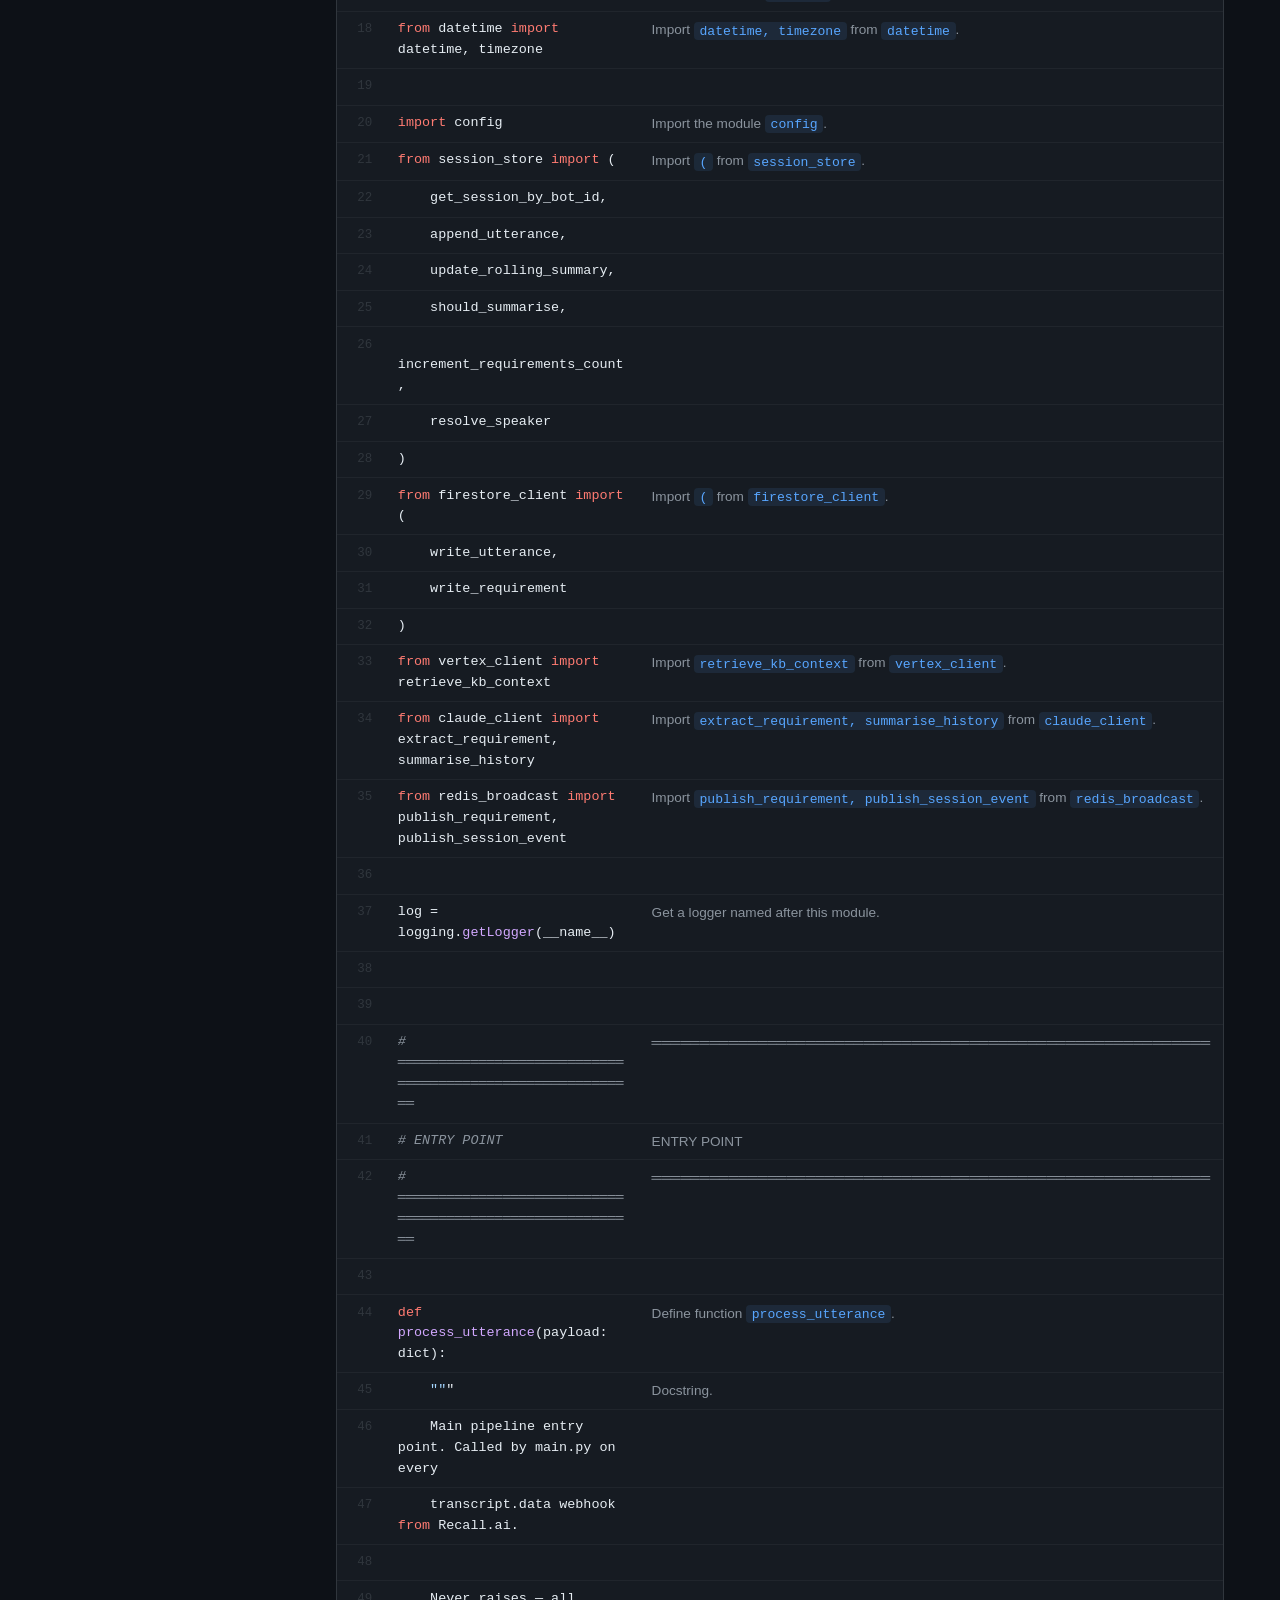
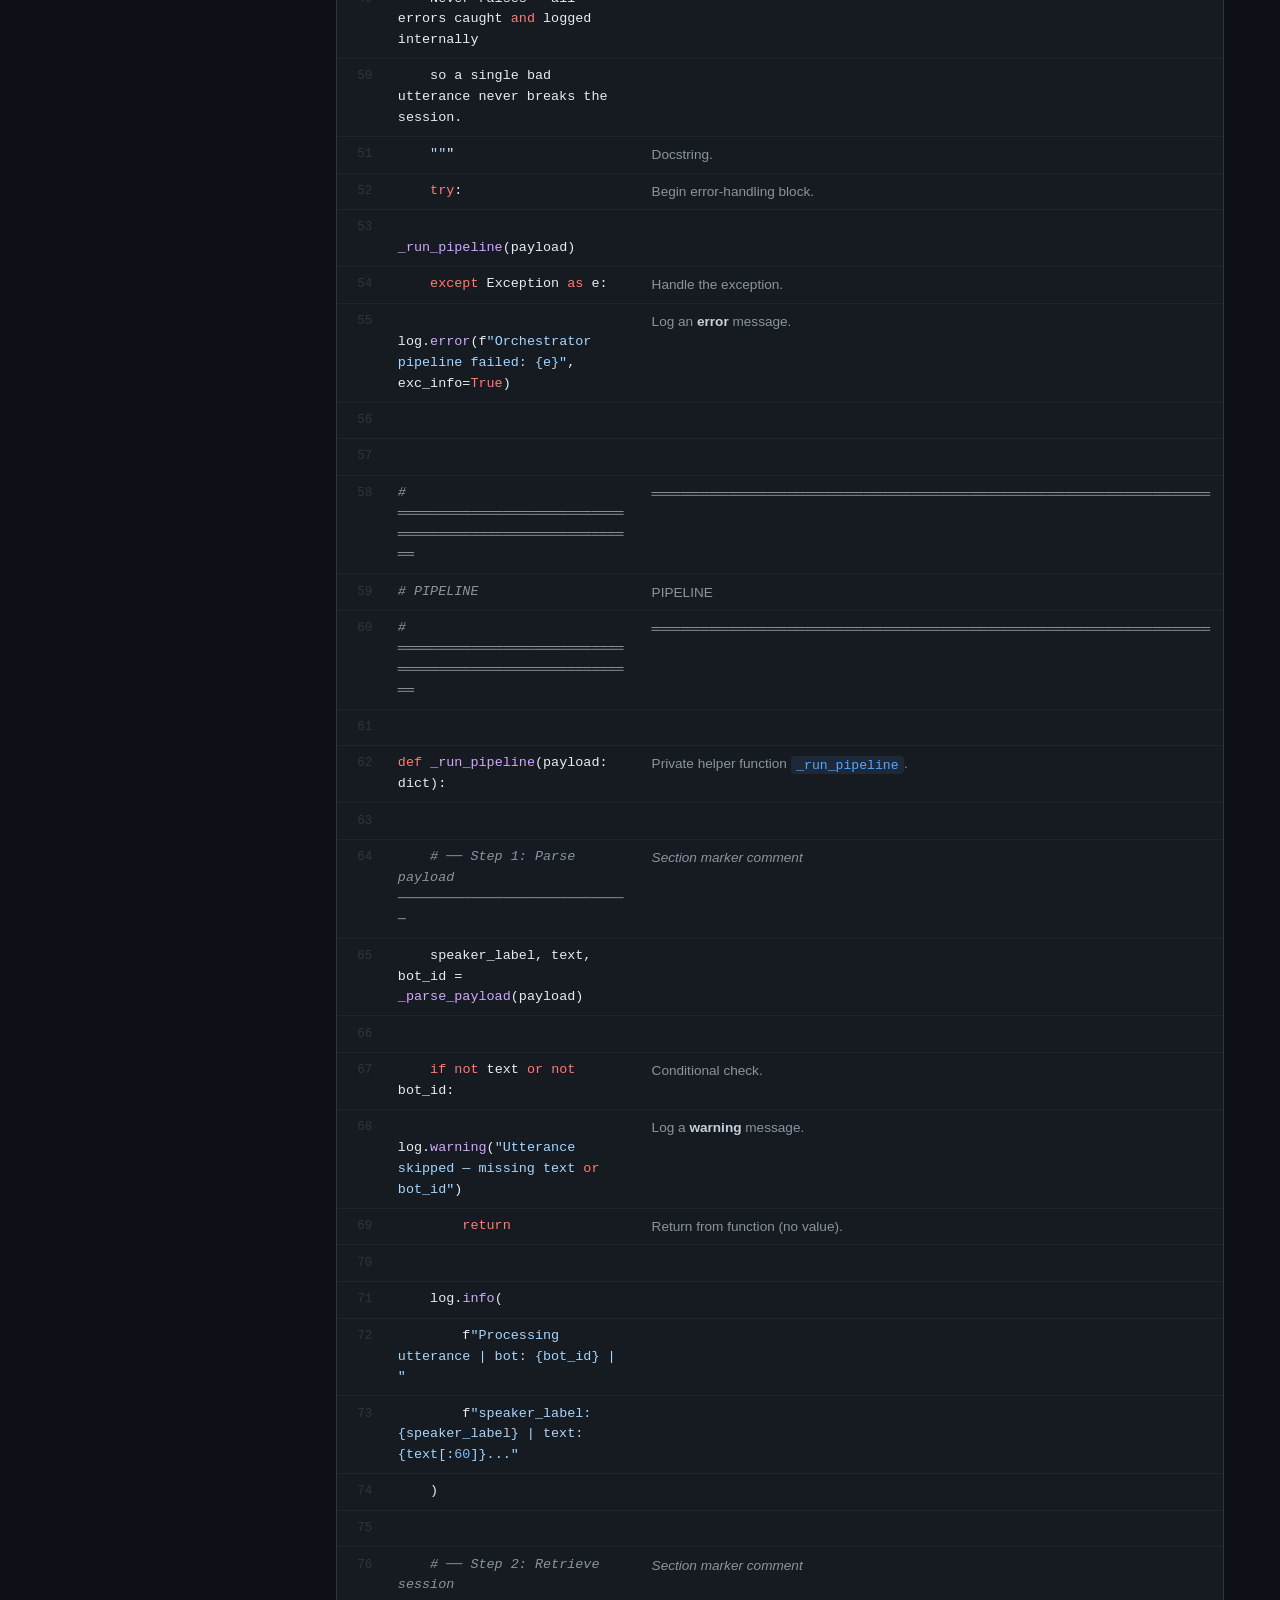
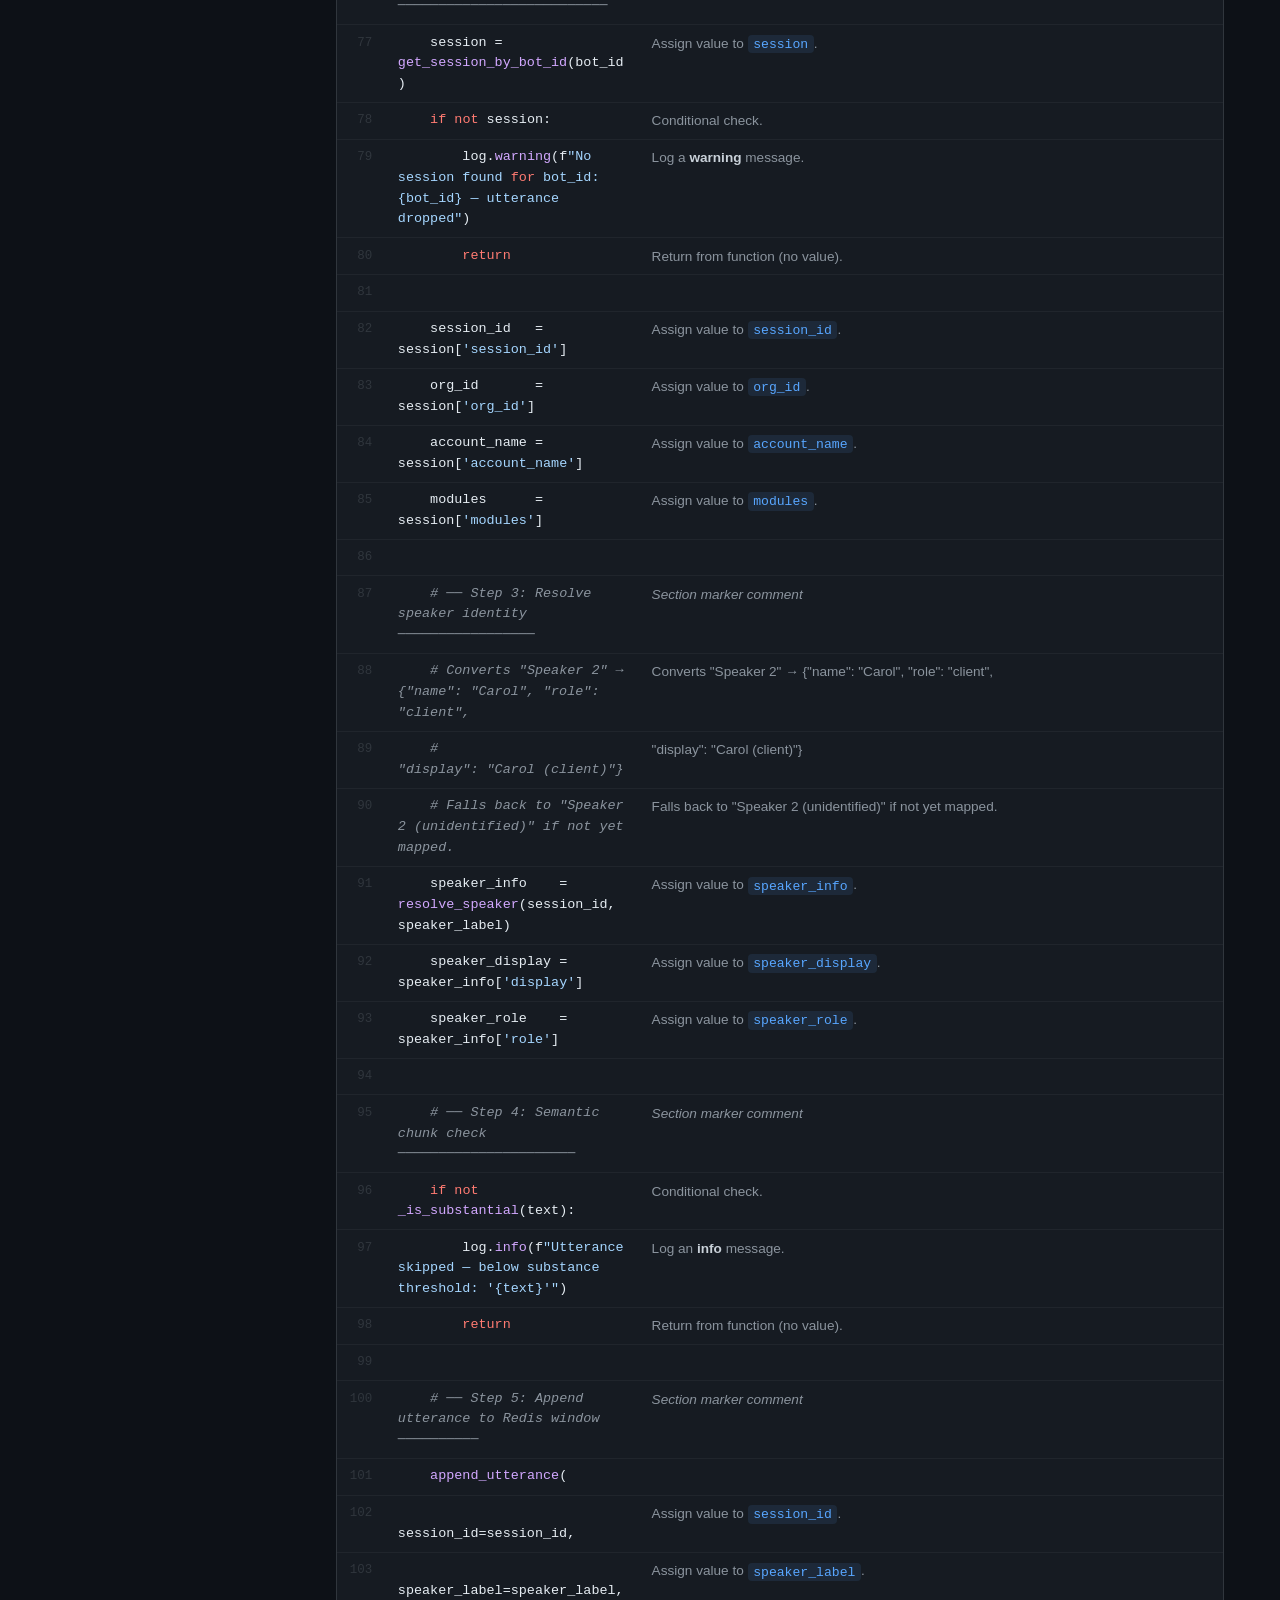
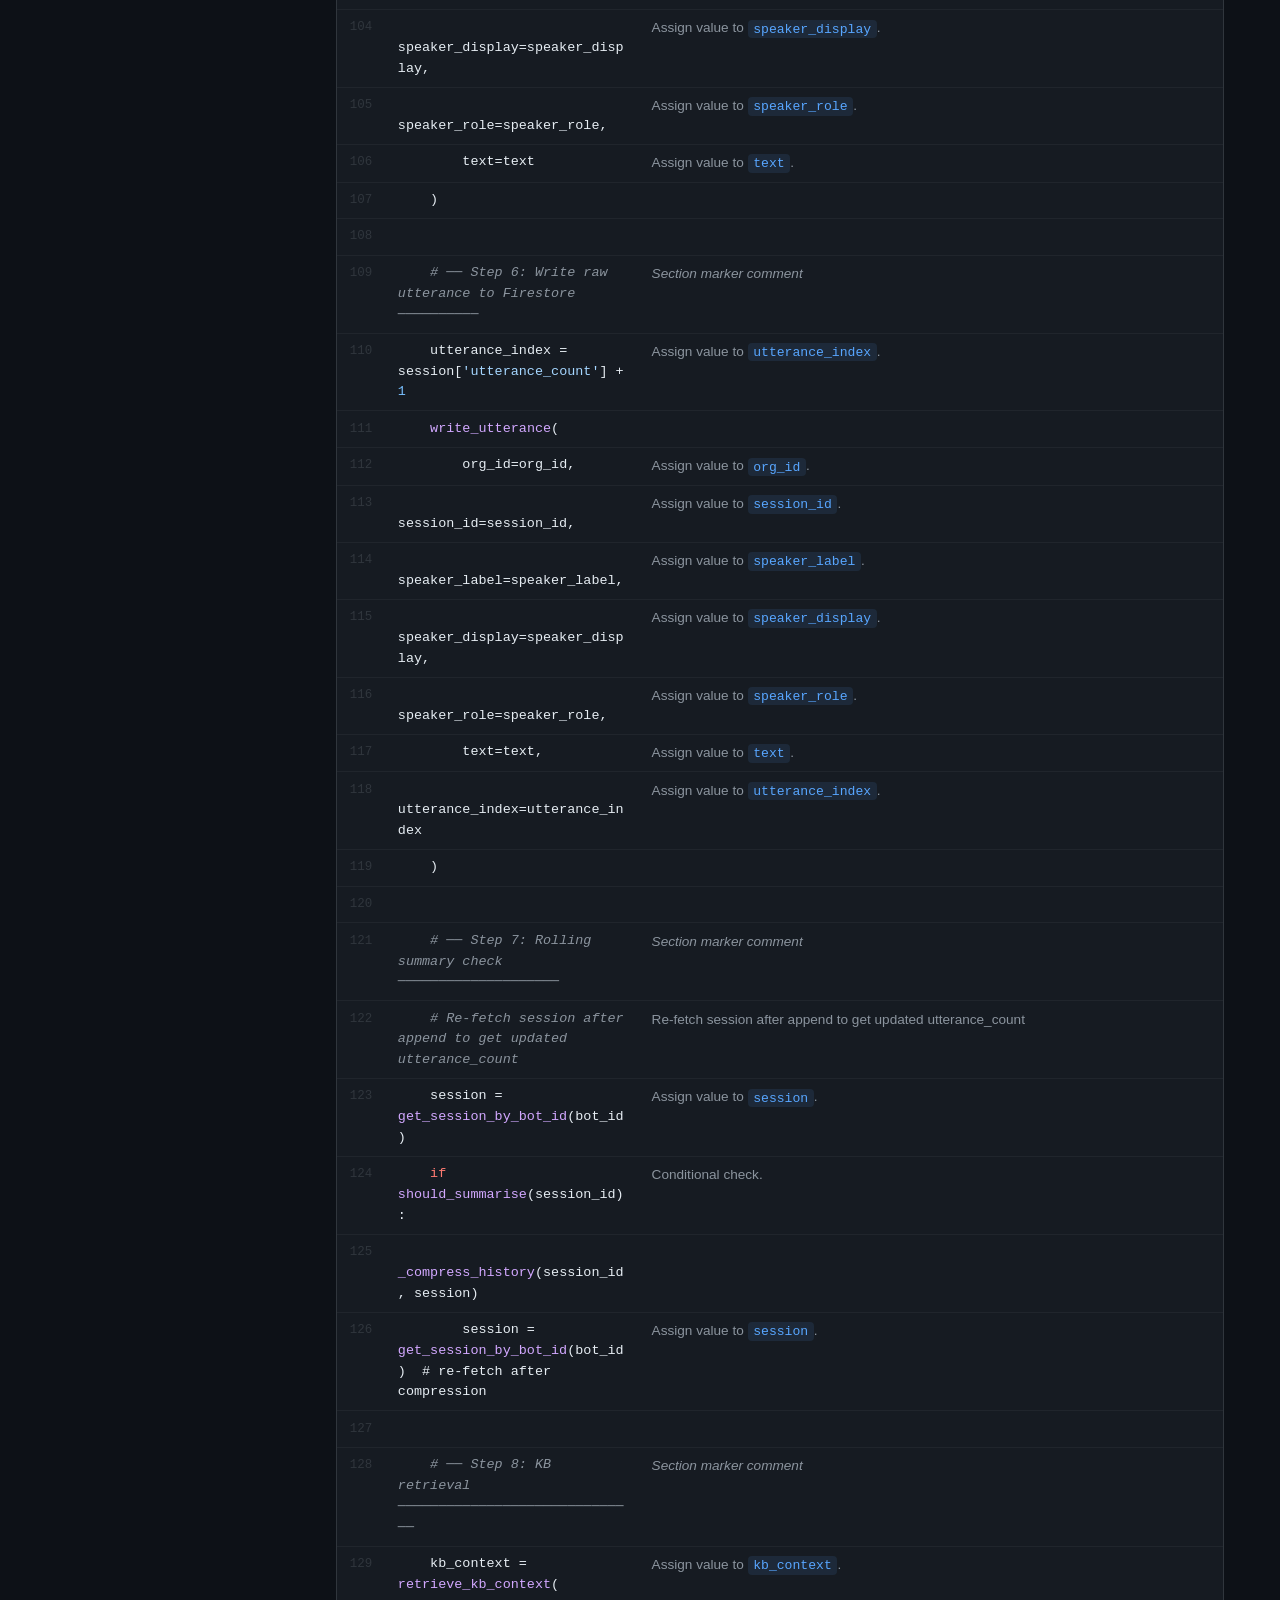
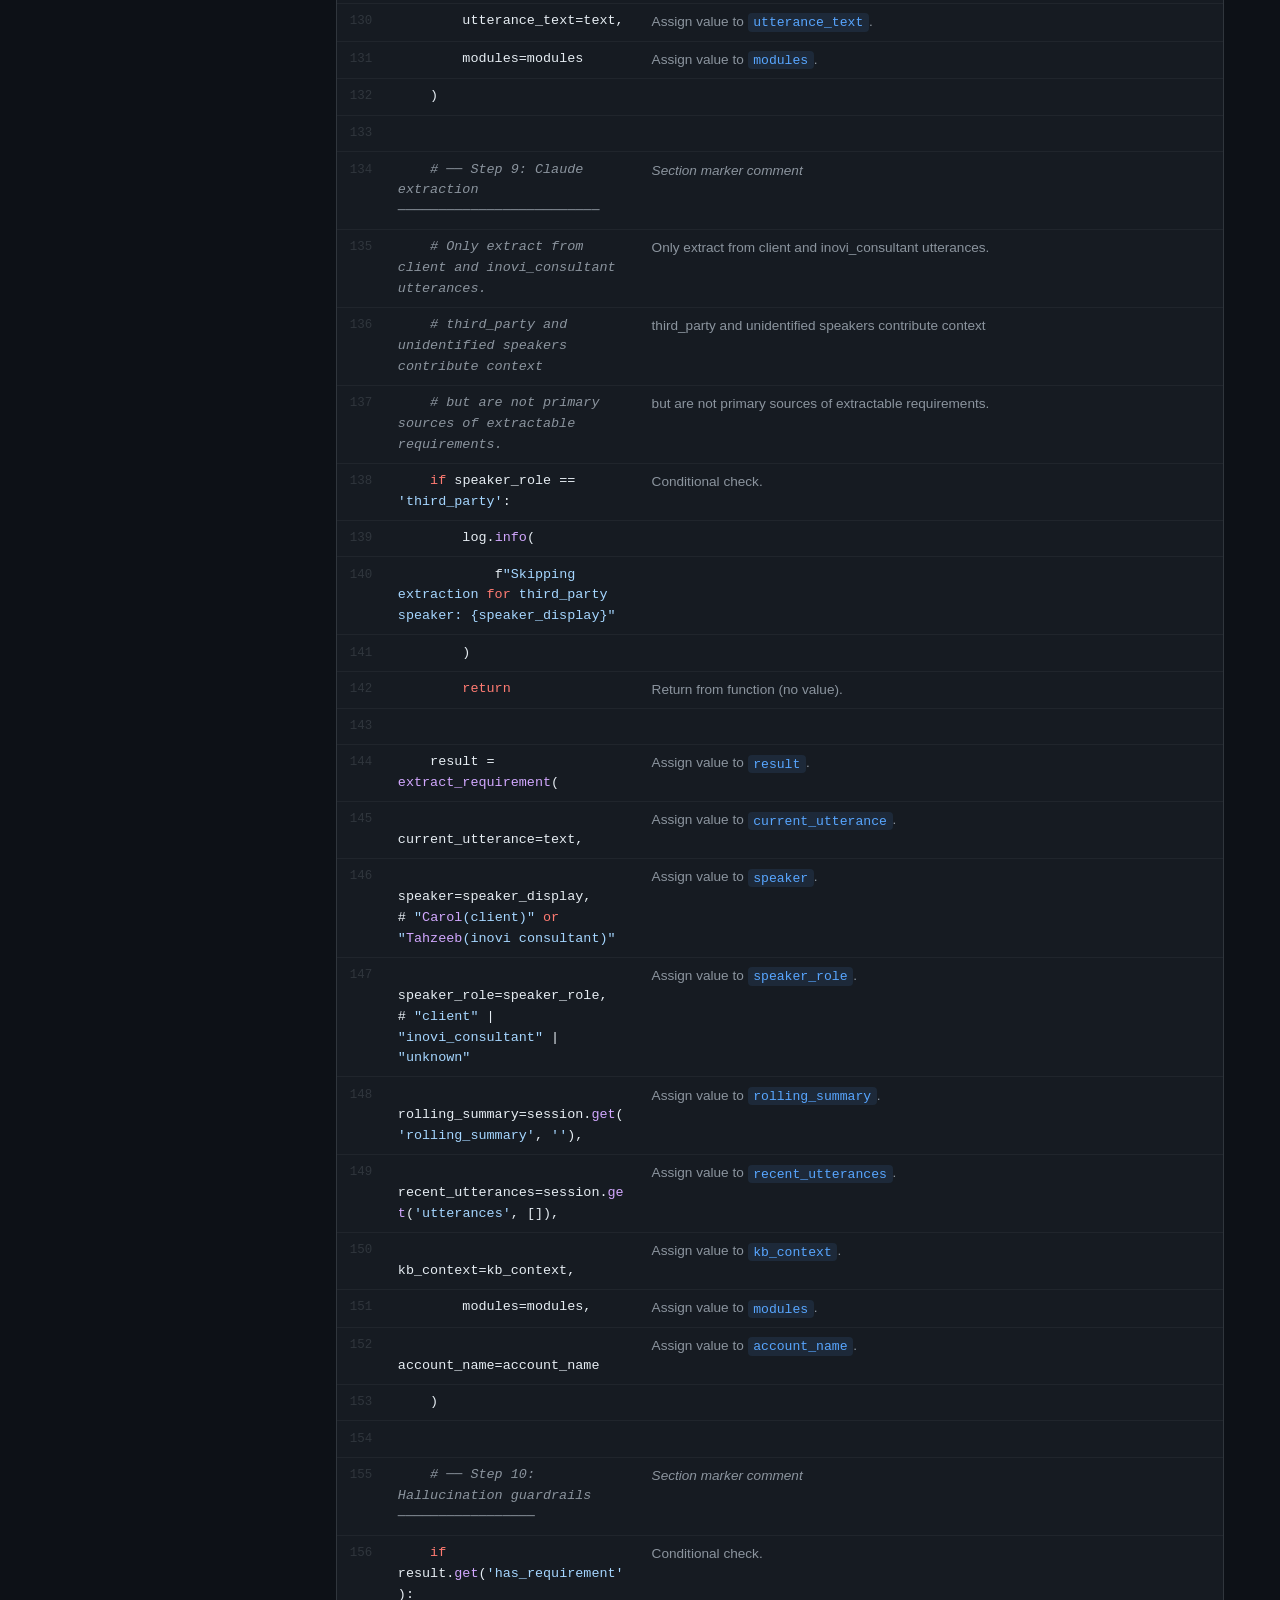
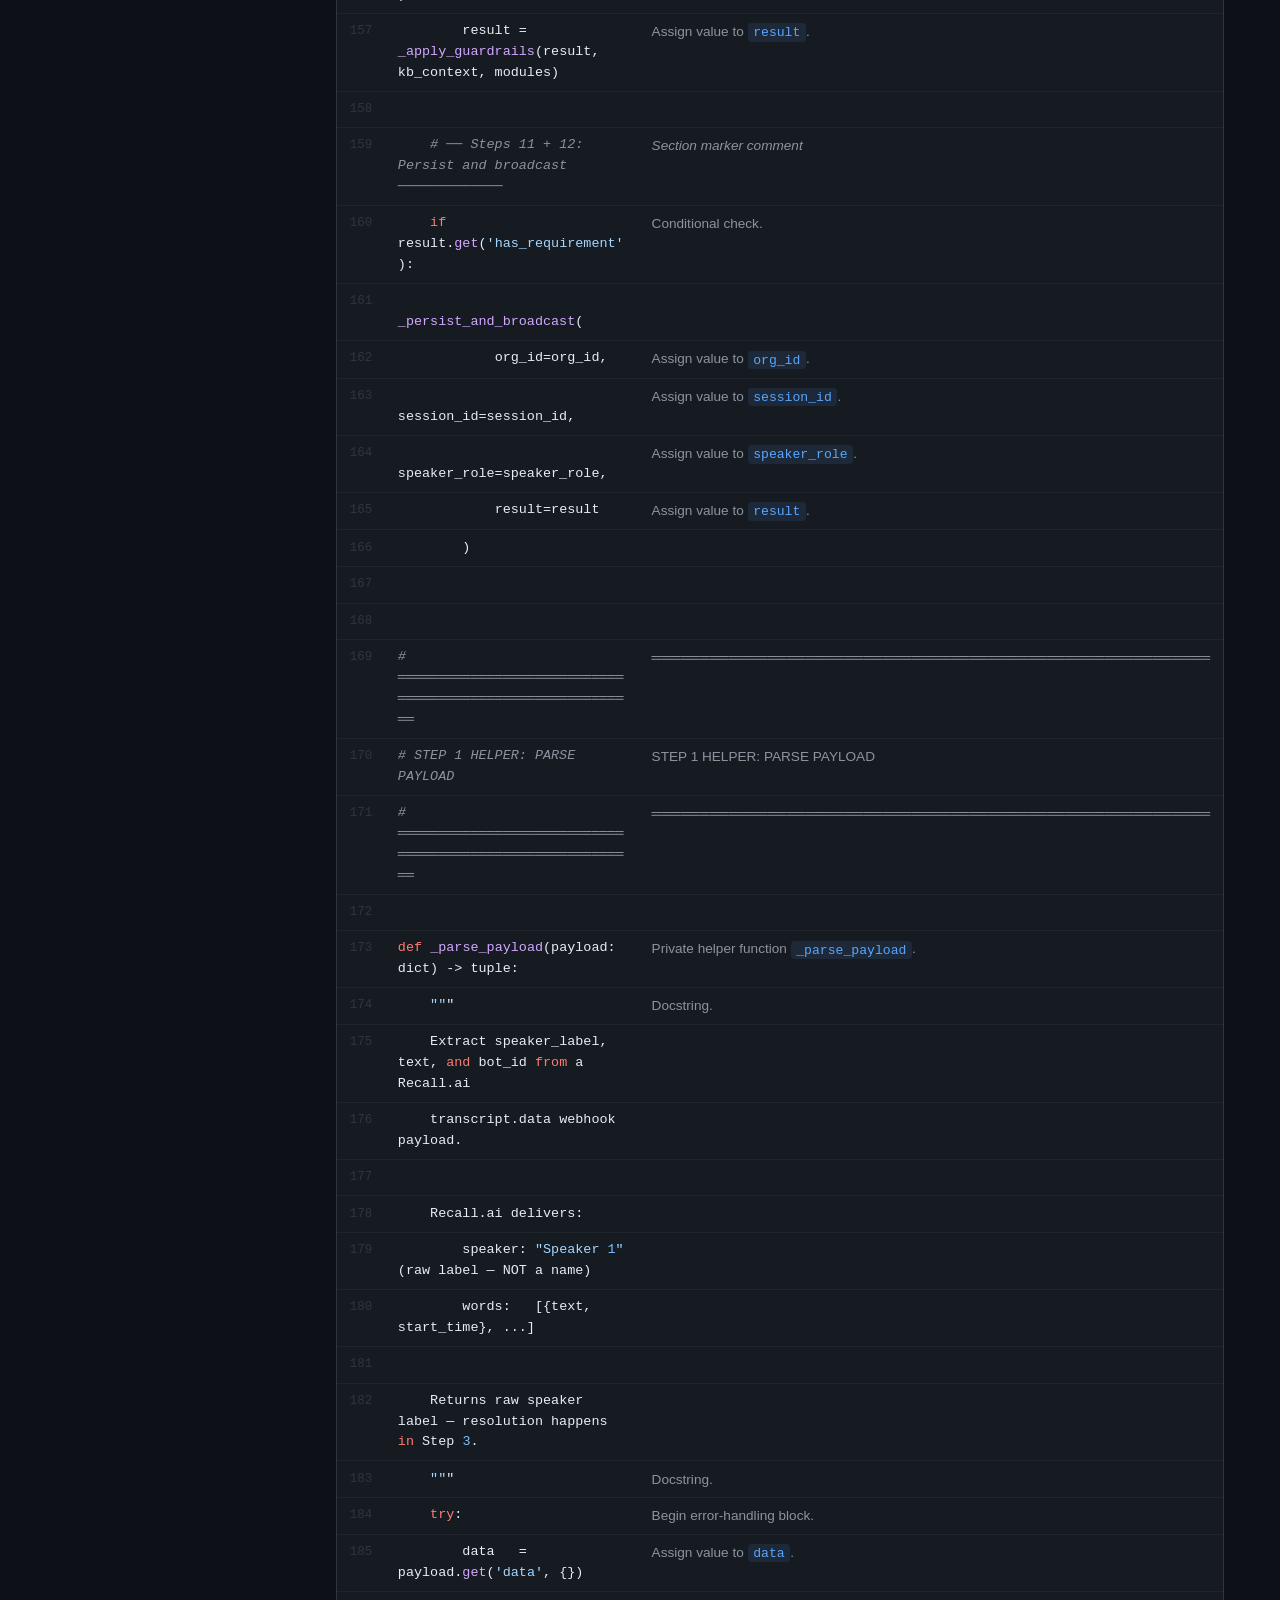
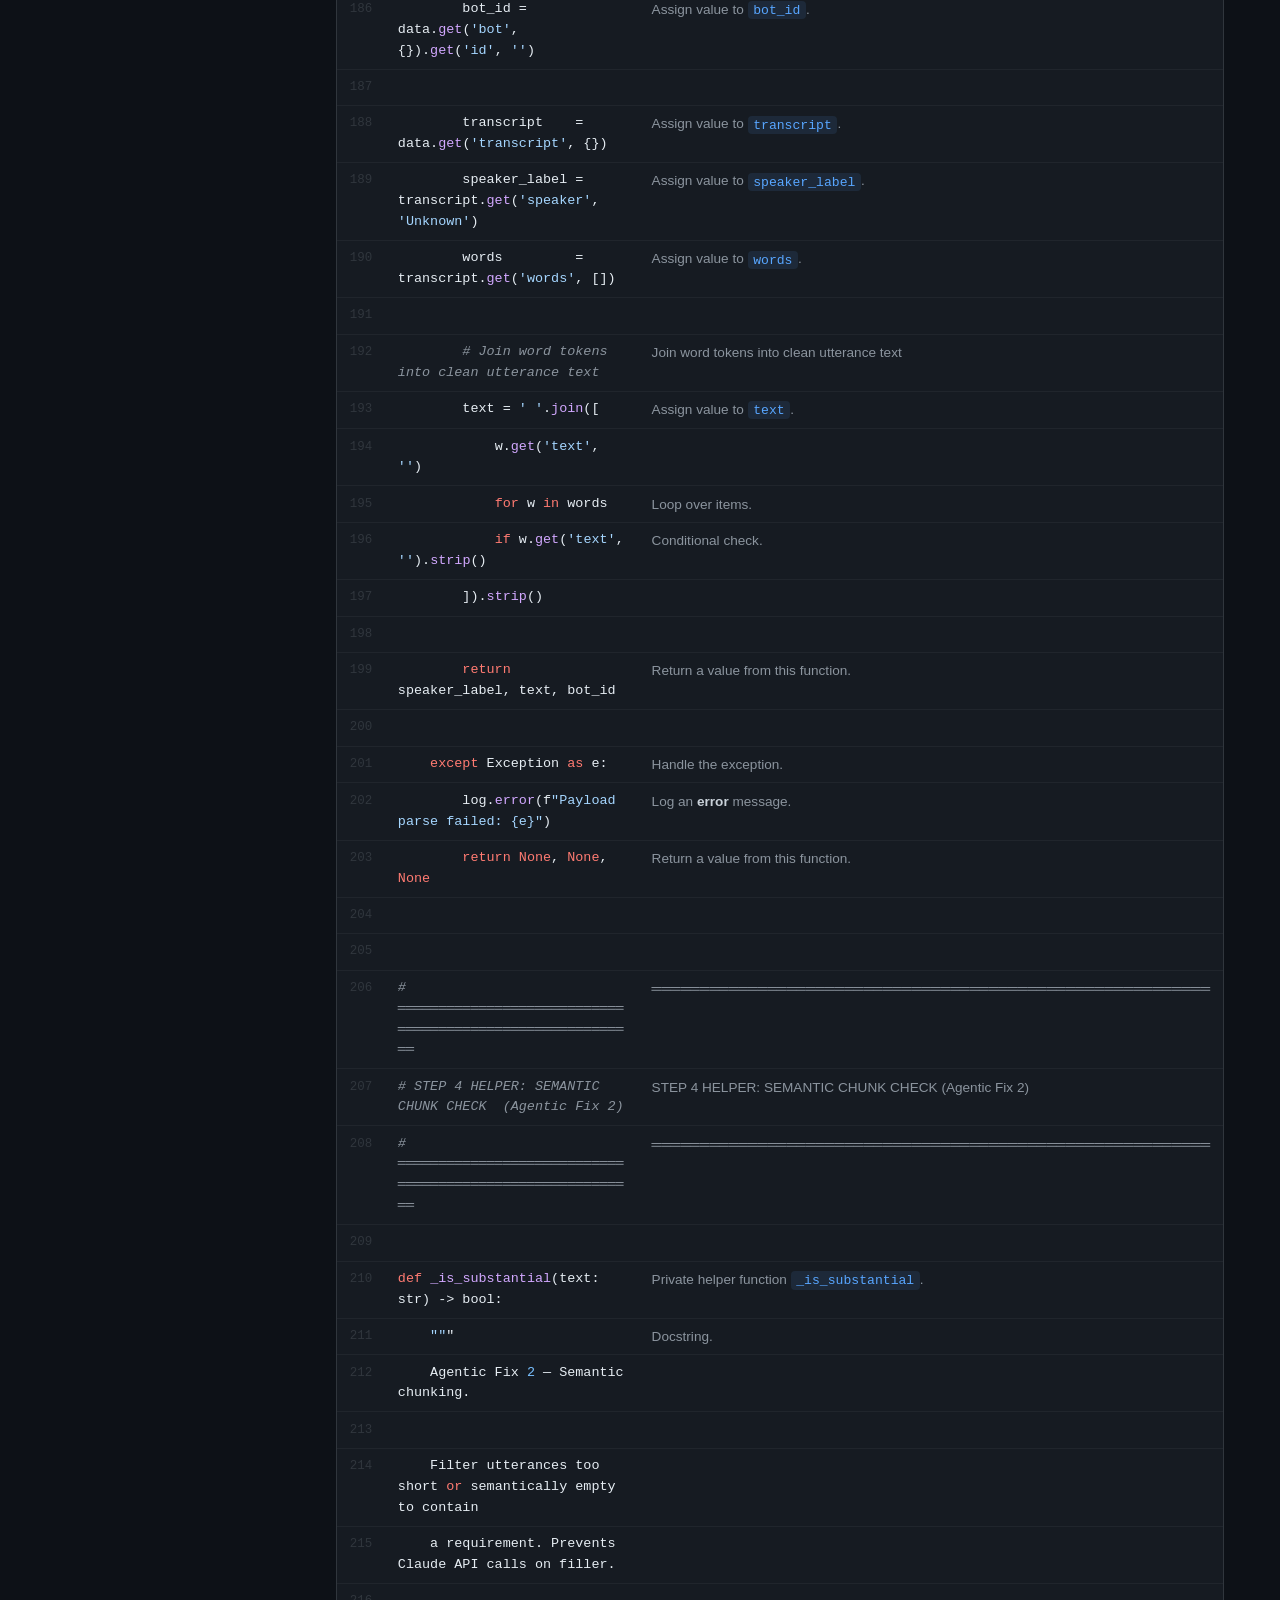
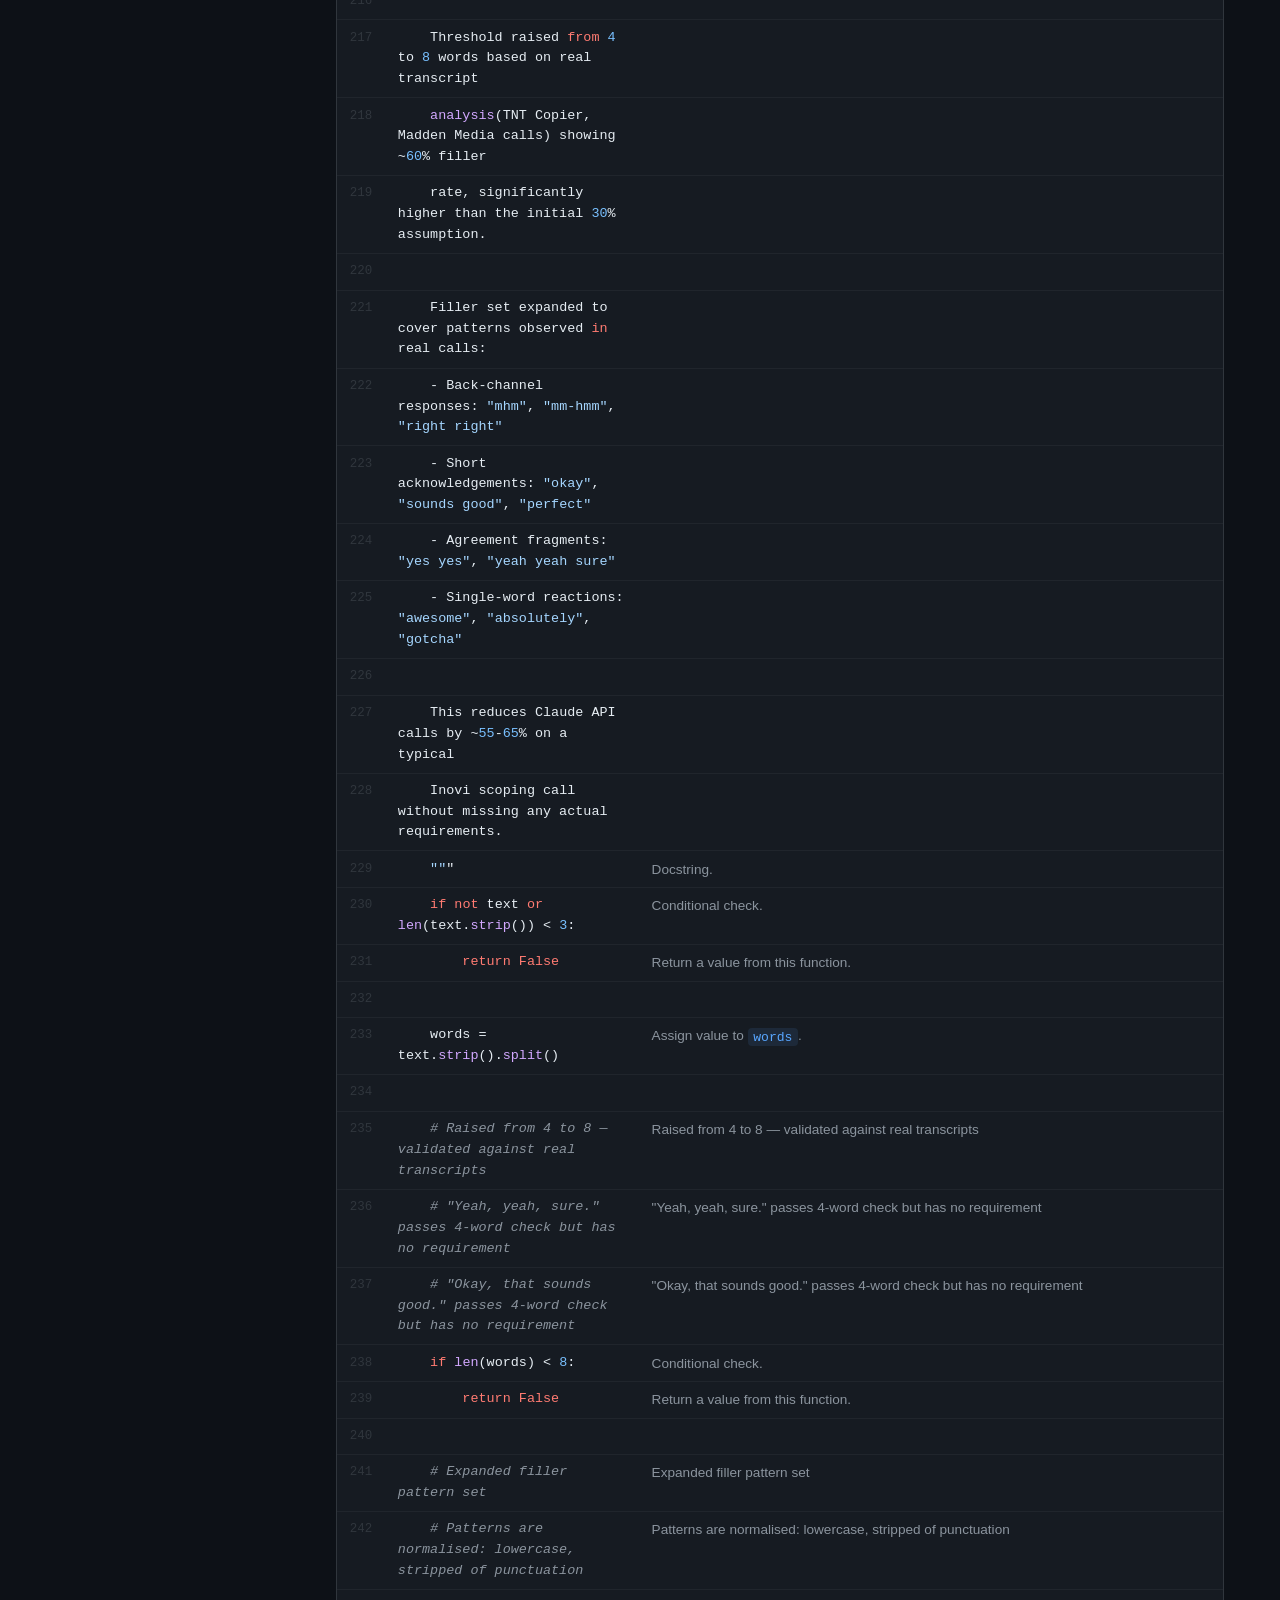
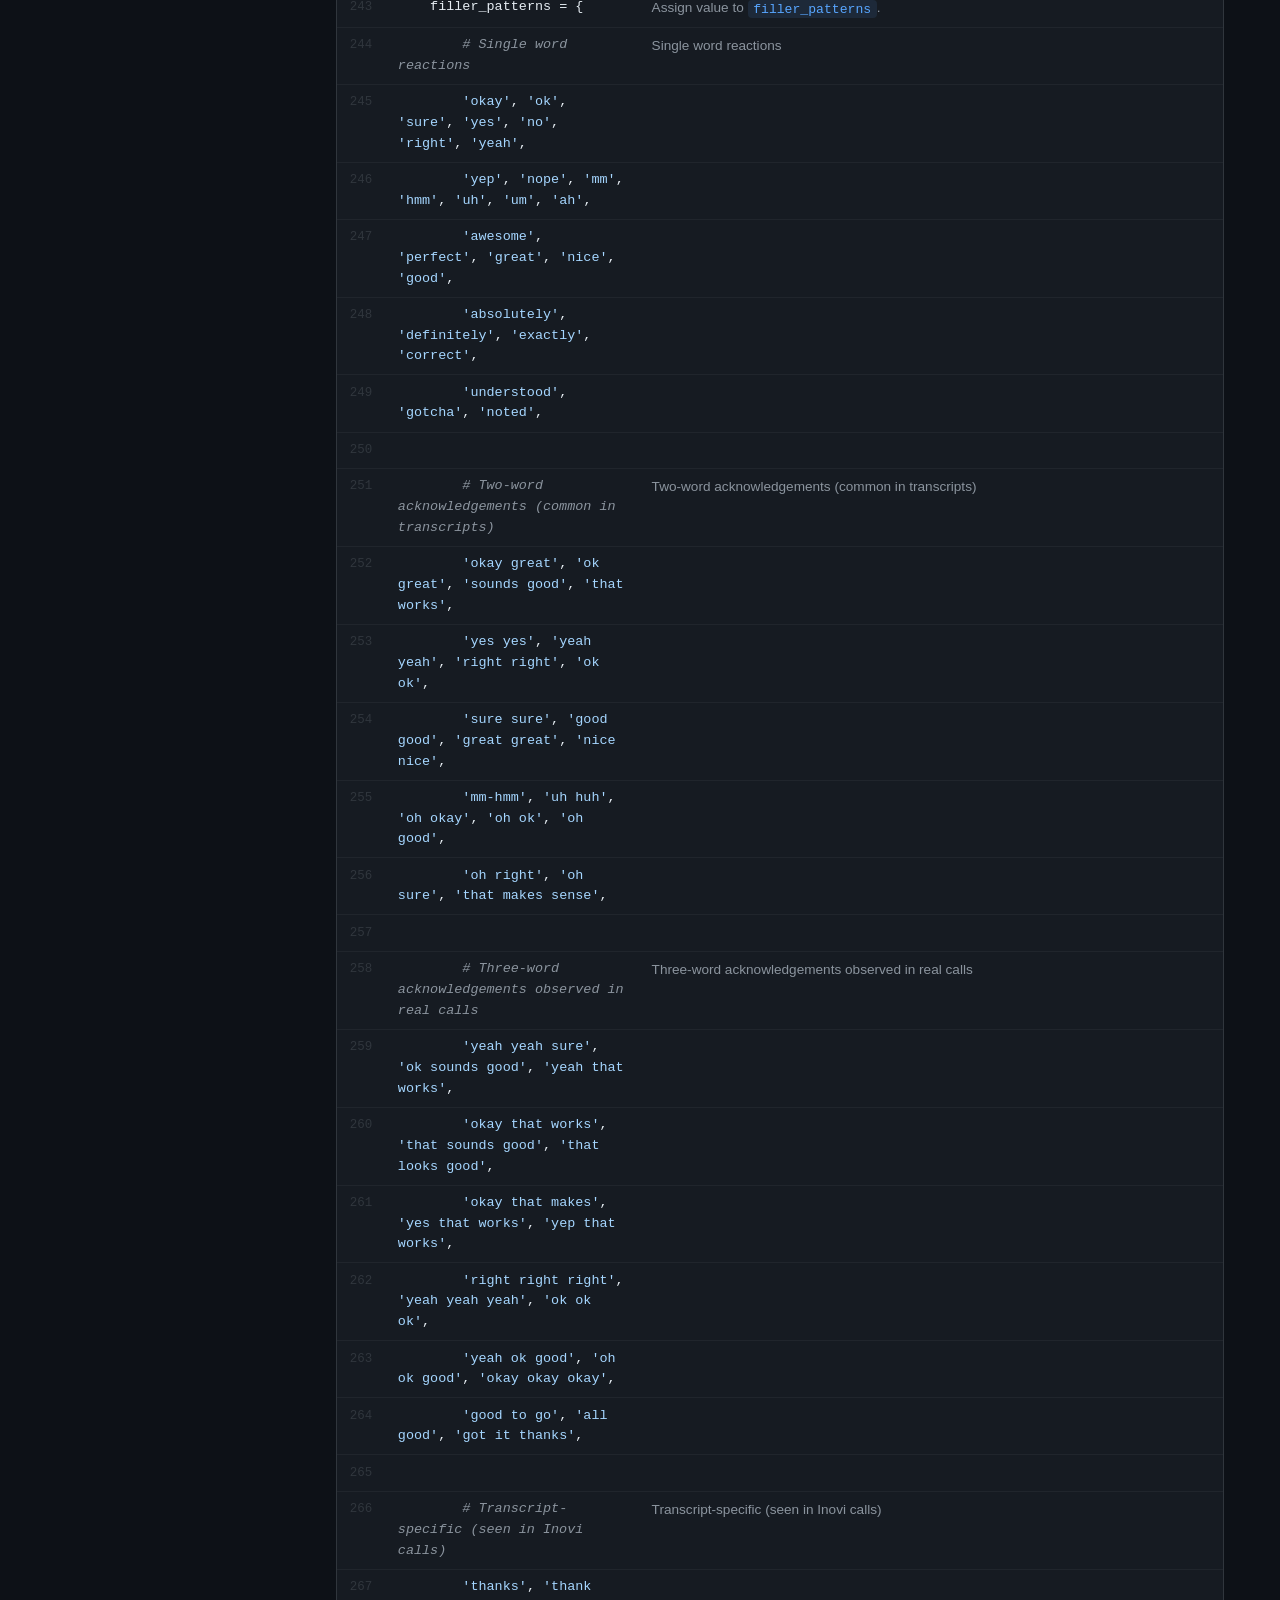
<file: orchestrator.html>
<!DOCTYPE html>
<html lang="en">
<head>
<meta charset="UTF-8">
<meta name="viewport" content="width=device-width, initial-scale=1.0">
<title>orchestrator.py — 11-Step Processing Pipeline | Cloud-Run Code Docs</title>
<link rel="stylesheet" href="style.css">
</head>
<body>
<div class="container">
<aside class="sidebar">
<div class="sidebar-brand"><div class="logo">IR</div><h2>Cloud-Run Docs</h2></div>
<ul>
<div class="section-label">Overview</div>
<li><a href="index.html" ><span class="icon">&#x1F4CA;</span>Project Overview</a></li>
<div class="section-label">Application Layer</div>
<li><a href="main.html" ><span class="icon">&#x1F680;</span>main.py</a></li>
<li><a href="orchestrator.html" class="active"><span class="icon">&#x2699;&#xFE0F;</span>orchestrator.py</a></li>
<div class="section-label">AI / ML Layer</div>
<li><a href="claude_client.html" ><span class="icon">&#x1F916;</span>claude_client.py</a></li>
<li><a href="vertex.html" ><span class="icon">&#x1F50D;</span>vertex_client.py</a></li>
<div class="section-label">Data Layer</div>
<li><a href="firestore.html" ><span class="icon">&#x1F5C4;&#xFE0F;</span>firestore_client.py</a></li>
<li><a href="session.html" ><span class="icon">&#x26A1;</span>session_store.py</a></li>
<li><a href="redis.html" ><span class="icon">&#x1F4E1;</span>redis_broadcast.py</a></li>
<div class="section-label">Infrastructure</div>
<li><a href="config.html" ><span class="icon">&#x1F527;</span>config.py</a></li>
<li><a href="test.html" ><span class="icon">&#x1F9EA;</span>test_local.py</a></li>
</ul>
<div class="back"><a href="index.html">&larr; Back to Overview</a></div>
</aside>
<main class="main">
<h1>orchestrator.py — 11-Step Processing Pipeline</h1>
<div class="hero"><p><span class="badge">Python</span>Core pipeline. Parses utterances, runs KB retrieval, Claude extraction, guardrails, and broadcasting.</p></div>
<div class="stats">
  <div class="stat"><span class="num">470</span><span class="label">Lines</span></div>
  <div class="stat"><span class="num">7</span><span class="label">Functions</span></div>
  <div class="stat"><span class="num">0</span><span class="label">Classes</span></div>
  <div class="stat"><span class="num">8</span><span class="label">Imports</span></div>
</div>
<h2>Line-by-Line Explanation</h2>
<div class="table-wrap"><table><thead><tr><th>#</th><th>Code</th><th>Explanation</th></tr></thead><tbody><tr><td class="lineno">1</td><td class="code"><span class="cmt"># orchestrator.py</span></td><td class="explain">orchestrator.py</td></tr>
<tr><td class="lineno">2</td><td class="code"><span class="cmt">#</span></td><td class="explain"></td></tr>
<tr><td class="lineno">3</td><td class="code"><span class="cmt"># Pipeline conductor. Called once per utterance from main.py.</span></td><td class="explain">Pipeline conductor. Called once per utterance from main.py.</td></tr>
<tr><td class="lineno">4</td><td class="code"><span class="cmt"># Coordinates all 7 other files into a single coherent processing sequence.</span></td><td class="explain">Coordinates all 7 other files into a single coherent processing sequence.</td></tr>
<tr><td class="lineno">5</td><td class="code"><span class="cmt"># Contains all three agentic fixes:</span></td><td class="explain">Contains all three agentic fixes:</td></tr>
<tr><td class="lineno">6</td><td class="code"><span class="cmt">#   Fix 1 — Rolling summary compression (every N utterances via Haiku)</span></td><td class="explain">Fix 1 — Rolling summary compression (every N utterances via Haiku)</td></tr>
<tr><td class="lineno">7</td><td class="code"><span class="cmt">#   Fix 2 — Semantic chunking (filter non-substantial utterances)</span></td><td class="explain">Fix 2 — Semantic chunking (filter non-substantial utterances)</td></tr>
<tr><td class="lineno">8</td><td class="code"><span class="cmt">#   Fix 3 — Hallucination guardrails (post-extraction consistency checks)</span></td><td class="explain">Fix 3 — Hallucination guardrails (post-extraction consistency checks)</td></tr>
<tr><td class="lineno">9</td><td class="code"><span class="cmt">#</span></td><td class="explain"></td></tr>
<tr><td class="lineno">10</td><td class="code"><span class="cmt"># Changes from v1 (validated against real Inovi transcripts):</span></td><td class="explain">Changes from v1 (validated against real Inovi transcripts):</td></tr>
<tr><td class="lineno">11</td><td class="code"><span class="cmt">#   - _is_substantial() word threshold raised from 4 to 8 words</span></td><td class="explain">- _is_substantial() word threshold raised from 4 to 8 words</td></tr>
<tr><td class="lineno">12</td><td class="code"><span class="cmt">#   - Filler pattern set expanded based on real call patterns (TNT, Madden Media)</span></td><td class="explain">- Filler pattern set expanded based on real call patterns (TNT, Madden Media)</td></tr>
<tr><td class="lineno">13</td><td class="code"><span class="cmt">#   - Speaker resolution via session_store.resolve_speaker() before all downstream calls</span></td><td class="explain">- Speaker resolution via session_store.resolve_speaker() before all downstream calls</td></tr>
<tr><td class="lineno">14</td><td class="code"><span class="cmt">#   - Speaker role passed to Claude prompt and Firestore write</span></td><td class="explain">- Speaker role passed to Claude prompt and Firestore write</td></tr>
<tr><td class="lineno">15</td><td class="code"><span class="cmt">#   - append_utterance() call updated to pass speaker_label + display + role</span></td><td class="explain">- append_utterance() call updated to pass speaker_label + display + role</td></tr>
<tr><td class="lineno">16</td><td class="code">&nbsp;</td><td class="explain"></td></tr>
<tr><td class="lineno">17</td><td class="code"><span class="kw">import</span> logging</td><td class="explain">Import the module <code>logging</code>.</td></tr>
<tr><td class="lineno">18</td><td class="code"><span class="kw">from</span> datetime <span class="kw">import</span> datetime, timezone</td><td class="explain">Import <code>datetime, timezone</code> from <code>datetime</code>.</td></tr>
<tr><td class="lineno">19</td><td class="code">&nbsp;</td><td class="explain"></td></tr>
<tr><td class="lineno">20</td><td class="code"><span class="kw">import</span> config</td><td class="explain">Import the module <code>config</code>.</td></tr>
<tr><td class="lineno">21</td><td class="code"><span class="kw">from</span> session_store <span class="kw">import</span> (</td><td class="explain">Import <code>(</code> from <code>session_store</code>.</td></tr>
<tr><td class="lineno">22</td><td class="code">    get_session_by_bot_id,</td><td class="explain"></td></tr>
<tr><td class="lineno">23</td><td class="code">    append_utterance,</td><td class="explain"></td></tr>
<tr><td class="lineno">24</td><td class="code">    update_rolling_summary,</td><td class="explain"></td></tr>
<tr><td class="lineno">25</td><td class="code">    should_summarise,</td><td class="explain"></td></tr>
<tr><td class="lineno">26</td><td class="code">    increment_requirements_count,</td><td class="explain"></td></tr>
<tr><td class="lineno">27</td><td class="code">    resolve_speaker</td><td class="explain"></td></tr>
<tr><td class="lineno">28</td><td class="code">)</td><td class="explain"></td></tr>
<tr><td class="lineno">29</td><td class="code"><span class="kw">from</span> firestore_client <span class="kw">import</span> (</td><td class="explain">Import <code>(</code> from <code>firestore_client</code>.</td></tr>
<tr><td class="lineno">30</td><td class="code">    write_utterance,</td><td class="explain"></td></tr>
<tr><td class="lineno">31</td><td class="code">    write_requirement</td><td class="explain"></td></tr>
<tr><td class="lineno">32</td><td class="code">)</td><td class="explain"></td></tr>
<tr><td class="lineno">33</td><td class="code"><span class="kw">from</span> vertex_client <span class="kw">import</span> retrieve_kb_context</td><td class="explain">Import <code>retrieve_kb_context</code> from <code>vertex_client</code>.</td></tr>
<tr><td class="lineno">34</td><td class="code"><span class="kw">from</span> claude_client <span class="kw">import</span> extract_requirement, summarise_history</td><td class="explain">Import <code>extract_requirement, summarise_history</code> from <code>claude_client</code>.</td></tr>
<tr><td class="lineno">35</td><td class="code"><span class="kw">from</span> redis_broadcast <span class="kw">import</span> publish_requirement, publish_session_event</td><td class="explain">Import <code>publish_requirement, publish_session_event</code> from <code>redis_broadcast</code>.</td></tr>
<tr><td class="lineno">36</td><td class="code">&nbsp;</td><td class="explain"></td></tr>
<tr><td class="lineno">37</td><td class="code">log = logging.<span class="fn">getLogger</span>(__name__)</td><td class="explain">Get a logger named after this module.</td></tr>
<tr><td class="lineno">38</td><td class="code">&nbsp;</td><td class="explain"></td></tr>
<tr><td class="lineno">39</td><td class="code">&nbsp;</td><td class="explain"></td></tr>
<tr><td class="lineno">40</td><td class="code"><span class="cmt"># ══════════════════════════════════════════════════════════</span></td><td class="explain">══════════════════════════════════════════════════════════</td></tr>
<tr><td class="lineno">41</td><td class="code"><span class="cmt"># ENTRY POINT</span></td><td class="explain">ENTRY POINT</td></tr>
<tr><td class="lineno">42</td><td class="code"><span class="cmt"># ══════════════════════════════════════════════════════════</span></td><td class="explain">══════════════════════════════════════════════════════════</td></tr>
<tr><td class="lineno">43</td><td class="code">&nbsp;</td><td class="explain"></td></tr>
<tr><td class="lineno">44</td><td class="code"><span class="kw">def</span> <span class="fn">process_utterance</span>(payload: dict):</td><td class="explain">Define function <code>process_utterance</code>.</td></tr>
<tr><td class="lineno">45</td><td class="code">    <span class="str">&quot;&quot;</span>&quot;</td><td class="explain">Docstring.</td></tr>
<tr><td class="lineno">46</td><td class="code">    Main pipeline entry point. Called by main.py on every</td><td class="explain"></td></tr>
<tr><td class="lineno">47</td><td class="code">    transcript.data webhook <span class="kw">from</span> Recall.ai.</td><td class="explain"></td></tr>
<tr><td class="lineno">48</td><td class="code">&nbsp;</td><td class="explain"></td></tr>
<tr><td class="lineno">49</td><td class="code">    Never raises — all errors caught <span class="kw">and</span> logged internally</td><td class="explain"></td></tr>
<tr><td class="lineno">50</td><td class="code">    so a single bad utterance never breaks the session.</td><td class="explain"></td></tr>
<tr><td class="lineno">51</td><td class="code">    <span class="str">&quot;&quot;</span>&quot;</td><td class="explain">Docstring.</td></tr>
<tr><td class="lineno">52</td><td class="code">    <span class="kw">try</span>:</td><td class="explain">Begin error-handling block.</td></tr>
<tr><td class="lineno">53</td><td class="code">        <span class="fn">_run_pipeline</span>(payload)</td><td class="explain"></td></tr>
<tr><td class="lineno">54</td><td class="code">    <span class="kw">except</span> Exception <span class="kw">as</span> e:</td><td class="explain">Handle the exception.</td></tr>
<tr><td class="lineno">55</td><td class="code">        log.<span class="fn">error</span>(f<span class="str">&quot;Orchestrator pipeline failed: {e}&quot;</span>, exc_info=<span class="kw">True</span>)</td><td class="explain">Log an <strong>error</strong> message.</td></tr>
<tr><td class="lineno">56</td><td class="code">&nbsp;</td><td class="explain"></td></tr>
<tr><td class="lineno">57</td><td class="code">&nbsp;</td><td class="explain"></td></tr>
<tr><td class="lineno">58</td><td class="code"><span class="cmt"># ══════════════════════════════════════════════════════════</span></td><td class="explain">══════════════════════════════════════════════════════════</td></tr>
<tr><td class="lineno">59</td><td class="code"><span class="cmt"># PIPELINE</span></td><td class="explain">PIPELINE</td></tr>
<tr><td class="lineno">60</td><td class="code"><span class="cmt"># ══════════════════════════════════════════════════════════</span></td><td class="explain">══════════════════════════════════════════════════════════</td></tr>
<tr><td class="lineno">61</td><td class="code">&nbsp;</td><td class="explain"></td></tr>
<tr><td class="lineno">62</td><td class="code"><span class="kw">def</span> <span class="fn">_run_pipeline</span>(payload: dict):</td><td class="explain">Private helper function <code>_run_pipeline</code>.</td></tr>
<tr><td class="lineno">63</td><td class="code">&nbsp;</td><td class="explain"></td></tr>
<tr><td class="lineno">64</td><td class="code"><span class="cmt">    # ── Step 1: Parse payload ─────────────────────────────</span></td><td class="explain"><em>Section marker comment</em></td></tr>
<tr><td class="lineno">65</td><td class="code">    speaker_label, text, bot_id = <span class="fn">_parse_payload</span>(payload)</td><td class="explain"></td></tr>
<tr><td class="lineno">66</td><td class="code">&nbsp;</td><td class="explain"></td></tr>
<tr><td class="lineno">67</td><td class="code">    <span class="kw">if</span> <span class="kw">not</span> text <span class="kw">or</span> <span class="kw">not</span> bot_id:</td><td class="explain">Conditional check.</td></tr>
<tr><td class="lineno">68</td><td class="code">        log.<span class="fn">warning</span>(<span class="str">&quot;Utterance skipped — missing text <span class="kw">or</span> bot_id&quot;</span>)</td><td class="explain">Log a <strong>warning</strong> message.</td></tr>
<tr><td class="lineno">69</td><td class="code">        <span class="kw">return</span></td><td class="explain">Return from function (no value).</td></tr>
<tr><td class="lineno">70</td><td class="code">&nbsp;</td><td class="explain"></td></tr>
<tr><td class="lineno">71</td><td class="code">    log.<span class="fn">info</span>(</td><td class="explain"></td></tr>
<tr><td class="lineno">72</td><td class="code">        f<span class="str">&quot;Processing utterance | bot: {bot_id} | &quot;</span></td><td class="explain"></td></tr>
<tr><td class="lineno">73</td><td class="code">        f<span class="str">&quot;speaker_label: {speaker_label} | text: {text[:<span class="num">60</span>]}...&quot;</span></td><td class="explain"></td></tr>
<tr><td class="lineno">74</td><td class="code">    )</td><td class="explain"></td></tr>
<tr><td class="lineno">75</td><td class="code">&nbsp;</td><td class="explain"></td></tr>
<tr><td class="lineno">76</td><td class="code"><span class="cmt">    # ── Step 2: Retrieve session ──────────────────────────</span></td><td class="explain"><em>Section marker comment</em></td></tr>
<tr><td class="lineno">77</td><td class="code">    session = <span class="fn">get_session_by_bot_id</span>(bot_id)</td><td class="explain">Assign value to <code>session</code>.</td></tr>
<tr><td class="lineno">78</td><td class="code">    <span class="kw">if</span> <span class="kw">not</span> session:</td><td class="explain">Conditional check.</td></tr>
<tr><td class="lineno">79</td><td class="code">        log.<span class="fn">warning</span>(f<span class="str">&quot;No session found <span class="kw">for</span> bot_id: {bot_id} — utterance dropped&quot;</span>)</td><td class="explain">Log a <strong>warning</strong> message.</td></tr>
<tr><td class="lineno">80</td><td class="code">        <span class="kw">return</span></td><td class="explain">Return from function (no value).</td></tr>
<tr><td class="lineno">81</td><td class="code">&nbsp;</td><td class="explain"></td></tr>
<tr><td class="lineno">82</td><td class="code">    session_id   = session[<span class="str">&#x27;session_id&#x27;</span>]</td><td class="explain">Assign value to <code>session_id</code>.</td></tr>
<tr><td class="lineno">83</td><td class="code">    org_id       = session[<span class="str">&#x27;org_id&#x27;</span>]</td><td class="explain">Assign value to <code>org_id</code>.</td></tr>
<tr><td class="lineno">84</td><td class="code">    account_name = session[<span class="str">&#x27;account_name&#x27;</span>]</td><td class="explain">Assign value to <code>account_name</code>.</td></tr>
<tr><td class="lineno">85</td><td class="code">    modules      = session[<span class="str">&#x27;modules&#x27;</span>]</td><td class="explain">Assign value to <code>modules</code>.</td></tr>
<tr><td class="lineno">86</td><td class="code">&nbsp;</td><td class="explain"></td></tr>
<tr><td class="lineno">87</td><td class="code"><span class="cmt">    # ── Step 3: Resolve speaker identity ─────────────────</span></td><td class="explain"><em>Section marker comment</em></td></tr>
<tr><td class="lineno">88</td><td class="code"><span class="cmt">    # Converts &quot;Speaker 2&quot; → {&quot;name&quot;: &quot;Carol&quot;, &quot;role&quot;: &quot;client&quot;,</span></td><td class="explain">Converts &quot;Speaker 2&quot; → {&quot;name&quot;: &quot;Carol&quot;, &quot;role&quot;: &quot;client&quot;,</td></tr>
<tr><td class="lineno">89</td><td class="code"><span class="cmt">    #                          &quot;display&quot;: &quot;Carol (client)&quot;}</span></td><td class="explain">&quot;display&quot;: &quot;Carol (client)&quot;}</td></tr>
<tr><td class="lineno">90</td><td class="code"><span class="cmt">    # Falls back to &quot;Speaker 2 (unidentified)&quot; if not yet mapped.</span></td><td class="explain">Falls back to &quot;Speaker 2 (unidentified)&quot; if not yet mapped.</td></tr>
<tr><td class="lineno">91</td><td class="code">    speaker_info    = <span class="fn">resolve_speaker</span>(session_id, speaker_label)</td><td class="explain">Assign value to <code>speaker_info</code>.</td></tr>
<tr><td class="lineno">92</td><td class="code">    speaker_display = speaker_info[<span class="str">&#x27;display&#x27;</span>]</td><td class="explain">Assign value to <code>speaker_display</code>.</td></tr>
<tr><td class="lineno">93</td><td class="code">    speaker_role    = speaker_info[<span class="str">&#x27;role&#x27;</span>]</td><td class="explain">Assign value to <code>speaker_role</code>.</td></tr>
<tr><td class="lineno">94</td><td class="code">&nbsp;</td><td class="explain"></td></tr>
<tr><td class="lineno">95</td><td class="code"><span class="cmt">    # ── Step 4: Semantic chunk check ──────────────────────</span></td><td class="explain"><em>Section marker comment</em></td></tr>
<tr><td class="lineno">96</td><td class="code">    <span class="kw">if</span> <span class="kw">not</span> <span class="fn">_is_substantial</span>(text):</td><td class="explain">Conditional check.</td></tr>
<tr><td class="lineno">97</td><td class="code">        log.<span class="fn">info</span>(f<span class="str">&quot;Utterance skipped — below substance threshold: <span class="str">&#x27;{text}&#x27;</span>&quot;</span>)</td><td class="explain">Log an <strong>info</strong> message.</td></tr>
<tr><td class="lineno">98</td><td class="code">        <span class="kw">return</span></td><td class="explain">Return from function (no value).</td></tr>
<tr><td class="lineno">99</td><td class="code">&nbsp;</td><td class="explain"></td></tr>
<tr><td class="lineno">100</td><td class="code"><span class="cmt">    # ── Step 5: Append utterance to Redis window ──────────</span></td><td class="explain"><em>Section marker comment</em></td></tr>
<tr><td class="lineno">101</td><td class="code">    <span class="fn">append_utterance</span>(</td><td class="explain"></td></tr>
<tr><td class="lineno">102</td><td class="code">        session_id=session_id,</td><td class="explain">Assign value to <code>session_id</code>.</td></tr>
<tr><td class="lineno">103</td><td class="code">        speaker_label=speaker_label,</td><td class="explain">Assign value to <code>speaker_label</code>.</td></tr>
<tr><td class="lineno">104</td><td class="code">        speaker_display=speaker_display,</td><td class="explain">Assign value to <code>speaker_display</code>.</td></tr>
<tr><td class="lineno">105</td><td class="code">        speaker_role=speaker_role,</td><td class="explain">Assign value to <code>speaker_role</code>.</td></tr>
<tr><td class="lineno">106</td><td class="code">        text=text</td><td class="explain">Assign value to <code>text</code>.</td></tr>
<tr><td class="lineno">107</td><td class="code">    )</td><td class="explain"></td></tr>
<tr><td class="lineno">108</td><td class="code">&nbsp;</td><td class="explain"></td></tr>
<tr><td class="lineno">109</td><td class="code"><span class="cmt">    # ── Step 6: Write raw utterance to Firestore ──────────</span></td><td class="explain"><em>Section marker comment</em></td></tr>
<tr><td class="lineno">110</td><td class="code">    utterance_index = session[<span class="str">&#x27;utterance_count&#x27;</span>] + <span class="num">1</span></td><td class="explain">Assign value to <code>utterance_index</code>.</td></tr>
<tr><td class="lineno">111</td><td class="code">    <span class="fn">write_utterance</span>(</td><td class="explain"></td></tr>
<tr><td class="lineno">112</td><td class="code">        org_id=org_id,</td><td class="explain">Assign value to <code>org_id</code>.</td></tr>
<tr><td class="lineno">113</td><td class="code">        session_id=session_id,</td><td class="explain">Assign value to <code>session_id</code>.</td></tr>
<tr><td class="lineno">114</td><td class="code">        speaker_label=speaker_label,</td><td class="explain">Assign value to <code>speaker_label</code>.</td></tr>
<tr><td class="lineno">115</td><td class="code">        speaker_display=speaker_display,</td><td class="explain">Assign value to <code>speaker_display</code>.</td></tr>
<tr><td class="lineno">116</td><td class="code">        speaker_role=speaker_role,</td><td class="explain">Assign value to <code>speaker_role</code>.</td></tr>
<tr><td class="lineno">117</td><td class="code">        text=text,</td><td class="explain">Assign value to <code>text</code>.</td></tr>
<tr><td class="lineno">118</td><td class="code">        utterance_index=utterance_index</td><td class="explain">Assign value to <code>utterance_index</code>.</td></tr>
<tr><td class="lineno">119</td><td class="code">    )</td><td class="explain"></td></tr>
<tr><td class="lineno">120</td><td class="code">&nbsp;</td><td class="explain"></td></tr>
<tr><td class="lineno">121</td><td class="code"><span class="cmt">    # ── Step 7: Rolling summary check ────────────────────</span></td><td class="explain"><em>Section marker comment</em></td></tr>
<tr><td class="lineno">122</td><td class="code"><span class="cmt">    # Re-fetch session after append to get updated utterance_count</span></td><td class="explain">Re-fetch session after append to get updated utterance_count</td></tr>
<tr><td class="lineno">123</td><td class="code">    session = <span class="fn">get_session_by_bot_id</span>(bot_id)</td><td class="explain">Assign value to <code>session</code>.</td></tr>
<tr><td class="lineno">124</td><td class="code">    <span class="kw">if</span> <span class="fn">should_summarise</span>(session_id):</td><td class="explain">Conditional check.</td></tr>
<tr><td class="lineno">125</td><td class="code">        <span class="fn">_compress_history</span>(session_id, session)</td><td class="explain"></td></tr>
<tr><td class="lineno">126</td><td class="code">        session = <span class="fn">get_session_by_bot_id</span>(bot_id)  # re-fetch after compression</td><td class="explain">Assign value to <code>session</code>.</td></tr>
<tr><td class="lineno">127</td><td class="code">&nbsp;</td><td class="explain"></td></tr>
<tr><td class="lineno">128</td><td class="code"><span class="cmt">    # ── Step 8: KB retrieval ──────────────────────────────</span></td><td class="explain"><em>Section marker comment</em></td></tr>
<tr><td class="lineno">129</td><td class="code">    kb_context = <span class="fn">retrieve_kb_context</span>(</td><td class="explain">Assign value to <code>kb_context</code>.</td></tr>
<tr><td class="lineno">130</td><td class="code">        utterance_text=text,</td><td class="explain">Assign value to <code>utterance_text</code>.</td></tr>
<tr><td class="lineno">131</td><td class="code">        modules=modules</td><td class="explain">Assign value to <code>modules</code>.</td></tr>
<tr><td class="lineno">132</td><td class="code">    )</td><td class="explain"></td></tr>
<tr><td class="lineno">133</td><td class="code">&nbsp;</td><td class="explain"></td></tr>
<tr><td class="lineno">134</td><td class="code"><span class="cmt">    # ── Step 9: Claude extraction ─────────────────────────</span></td><td class="explain"><em>Section marker comment</em></td></tr>
<tr><td class="lineno">135</td><td class="code"><span class="cmt">    # Only extract from client and inovi_consultant utterances.</span></td><td class="explain">Only extract from client and inovi_consultant utterances.</td></tr>
<tr><td class="lineno">136</td><td class="code"><span class="cmt">    # third_party and unidentified speakers contribute context</span></td><td class="explain">third_party and unidentified speakers contribute context</td></tr>
<tr><td class="lineno">137</td><td class="code"><span class="cmt">    # but are not primary sources of extractable requirements.</span></td><td class="explain">but are not primary sources of extractable requirements.</td></tr>
<tr><td class="lineno">138</td><td class="code">    <span class="kw">if</span> speaker_role == <span class="str">&#x27;third_party&#x27;</span>:</td><td class="explain">Conditional check.</td></tr>
<tr><td class="lineno">139</td><td class="code">        log.<span class="fn">info</span>(</td><td class="explain"></td></tr>
<tr><td class="lineno">140</td><td class="code">            f<span class="str">&quot;Skipping extraction <span class="kw">for</span> third_party speaker: {speaker_display}&quot;</span></td><td class="explain"></td></tr>
<tr><td class="lineno">141</td><td class="code">        )</td><td class="explain"></td></tr>
<tr><td class="lineno">142</td><td class="code">        <span class="kw">return</span></td><td class="explain">Return from function (no value).</td></tr>
<tr><td class="lineno">143</td><td class="code">&nbsp;</td><td class="explain"></td></tr>
<tr><td class="lineno">144</td><td class="code">    result = <span class="fn">extract_requirement</span>(</td><td class="explain">Assign value to <code>result</code>.</td></tr>
<tr><td class="lineno">145</td><td class="code">        current_utterance=text,</td><td class="explain">Assign value to <code>current_utterance</code>.</td></tr>
<tr><td class="lineno">146</td><td class="code">        speaker=speaker_display,       # <span class="str">&quot;<span class="fn">Carol</span>(client)&quot;</span> <span class="kw">or</span> <span class="str">&quot;<span class="fn">Tahzeeb</span>(inovi consultant)&quot;</span></td><td class="explain">Assign value to <code>speaker</code>.</td></tr>
<tr><td class="lineno">147</td><td class="code">        speaker_role=speaker_role,     # <span class="str">&quot;client&quot;</span> | <span class="str">&quot;inovi_consultant&quot;</span> | <span class="str">&quot;unknown&quot;</span></td><td class="explain">Assign value to <code>speaker_role</code>.</td></tr>
<tr><td class="lineno">148</td><td class="code">        rolling_summary=session.<span class="fn">get</span>(<span class="str">&#x27;rolling_summary&#x27;</span>, <span class="str">&#x27;&#x27;</span>),</td><td class="explain">Assign value to <code>rolling_summary</code>.</td></tr>
<tr><td class="lineno">149</td><td class="code">        recent_utterances=session.<span class="fn">get</span>(<span class="str">&#x27;utterances&#x27;</span>, []),</td><td class="explain">Assign value to <code>recent_utterances</code>.</td></tr>
<tr><td class="lineno">150</td><td class="code">        kb_context=kb_context,</td><td class="explain">Assign value to <code>kb_context</code>.</td></tr>
<tr><td class="lineno">151</td><td class="code">        modules=modules,</td><td class="explain">Assign value to <code>modules</code>.</td></tr>
<tr><td class="lineno">152</td><td class="code">        account_name=account_name</td><td class="explain">Assign value to <code>account_name</code>.</td></tr>
<tr><td class="lineno">153</td><td class="code">    )</td><td class="explain"></td></tr>
<tr><td class="lineno">154</td><td class="code">&nbsp;</td><td class="explain"></td></tr>
<tr><td class="lineno">155</td><td class="code"><span class="cmt">    # ── Step 10: Hallucination guardrails ─────────────────</span></td><td class="explain"><em>Section marker comment</em></td></tr>
<tr><td class="lineno">156</td><td class="code">    <span class="kw">if</span> result.<span class="fn">get</span>(<span class="str">&#x27;has_requirement&#x27;</span>):</td><td class="explain">Conditional check.</td></tr>
<tr><td class="lineno">157</td><td class="code">        result = <span class="fn">_apply_guardrails</span>(result, kb_context, modules)</td><td class="explain">Assign value to <code>result</code>.</td></tr>
<tr><td class="lineno">158</td><td class="code">&nbsp;</td><td class="explain"></td></tr>
<tr><td class="lineno">159</td><td class="code"><span class="cmt">    # ── Steps 11 + 12: Persist and broadcast ─────────────</span></td><td class="explain"><em>Section marker comment</em></td></tr>
<tr><td class="lineno">160</td><td class="code">    <span class="kw">if</span> result.<span class="fn">get</span>(<span class="str">&#x27;has_requirement&#x27;</span>):</td><td class="explain">Conditional check.</td></tr>
<tr><td class="lineno">161</td><td class="code">        <span class="fn">_persist_and_broadcast</span>(</td><td class="explain"></td></tr>
<tr><td class="lineno">162</td><td class="code">            org_id=org_id,</td><td class="explain">Assign value to <code>org_id</code>.</td></tr>
<tr><td class="lineno">163</td><td class="code">            session_id=session_id,</td><td class="explain">Assign value to <code>session_id</code>.</td></tr>
<tr><td class="lineno">164</td><td class="code">            speaker_role=speaker_role,</td><td class="explain">Assign value to <code>speaker_role</code>.</td></tr>
<tr><td class="lineno">165</td><td class="code">            result=result</td><td class="explain">Assign value to <code>result</code>.</td></tr>
<tr><td class="lineno">166</td><td class="code">        )</td><td class="explain"></td></tr>
<tr><td class="lineno">167</td><td class="code">&nbsp;</td><td class="explain"></td></tr>
<tr><td class="lineno">168</td><td class="code">&nbsp;</td><td class="explain"></td></tr>
<tr><td class="lineno">169</td><td class="code"><span class="cmt"># ══════════════════════════════════════════════════════════</span></td><td class="explain">══════════════════════════════════════════════════════════</td></tr>
<tr><td class="lineno">170</td><td class="code"><span class="cmt"># STEP 1 HELPER: PARSE PAYLOAD</span></td><td class="explain">STEP 1 HELPER: PARSE PAYLOAD</td></tr>
<tr><td class="lineno">171</td><td class="code"><span class="cmt"># ══════════════════════════════════════════════════════════</span></td><td class="explain">══════════════════════════════════════════════════════════</td></tr>
<tr><td class="lineno">172</td><td class="code">&nbsp;</td><td class="explain"></td></tr>
<tr><td class="lineno">173</td><td class="code"><span class="kw">def</span> <span class="fn">_parse_payload</span>(payload: dict) -&gt; tuple:</td><td class="explain">Private helper function <code>_parse_payload</code>.</td></tr>
<tr><td class="lineno">174</td><td class="code">    <span class="str">&quot;&quot;</span>&quot;</td><td class="explain">Docstring.</td></tr>
<tr><td class="lineno">175</td><td class="code">    Extract speaker_label, text, <span class="kw">and</span> bot_id <span class="kw">from</span> a Recall.ai</td><td class="explain"></td></tr>
<tr><td class="lineno">176</td><td class="code">    transcript.data webhook payload.</td><td class="explain"></td></tr>
<tr><td class="lineno">177</td><td class="code">&nbsp;</td><td class="explain"></td></tr>
<tr><td class="lineno">178</td><td class="code">    Recall.ai delivers:</td><td class="explain"></td></tr>
<tr><td class="lineno">179</td><td class="code">        speaker: <span class="str">&quot;Speaker <span class="num">1</span>&quot;</span> (raw label — NOT a name)</td><td class="explain"></td></tr>
<tr><td class="lineno">180</td><td class="code">        words:   [{text, start_time}, ...]</td><td class="explain"></td></tr>
<tr><td class="lineno">181</td><td class="code">&nbsp;</td><td class="explain"></td></tr>
<tr><td class="lineno">182</td><td class="code">    Returns raw speaker label — resolution happens <span class="kw">in</span> Step <span class="num">3</span>.</td><td class="explain"></td></tr>
<tr><td class="lineno">183</td><td class="code">    <span class="str">&quot;&quot;</span>&quot;</td><td class="explain">Docstring.</td></tr>
<tr><td class="lineno">184</td><td class="code">    <span class="kw">try</span>:</td><td class="explain">Begin error-handling block.</td></tr>
<tr><td class="lineno">185</td><td class="code">        data   = payload.<span class="fn">get</span>(<span class="str">&#x27;data&#x27;</span>, {})</td><td class="explain">Assign value to <code>data</code>.</td></tr>
<tr><td class="lineno">186</td><td class="code">        bot_id = data.<span class="fn">get</span>(<span class="str">&#x27;bot&#x27;</span>, {}).<span class="fn">get</span>(<span class="str">&#x27;id&#x27;</span>, <span class="str">&#x27;&#x27;</span>)</td><td class="explain">Assign value to <code>bot_id</code>.</td></tr>
<tr><td class="lineno">187</td><td class="code">&nbsp;</td><td class="explain"></td></tr>
<tr><td class="lineno">188</td><td class="code">        transcript    = data.<span class="fn">get</span>(<span class="str">&#x27;transcript&#x27;</span>, {})</td><td class="explain">Assign value to <code>transcript</code>.</td></tr>
<tr><td class="lineno">189</td><td class="code">        speaker_label = transcript.<span class="fn">get</span>(<span class="str">&#x27;speaker&#x27;</span>, <span class="str">&#x27;Unknown&#x27;</span>)</td><td class="explain">Assign value to <code>speaker_label</code>.</td></tr>
<tr><td class="lineno">190</td><td class="code">        words         = transcript.<span class="fn">get</span>(<span class="str">&#x27;words&#x27;</span>, [])</td><td class="explain">Assign value to <code>words</code>.</td></tr>
<tr><td class="lineno">191</td><td class="code">&nbsp;</td><td class="explain"></td></tr>
<tr><td class="lineno">192</td><td class="code"><span class="cmt">        # Join word tokens into clean utterance text</span></td><td class="explain">Join word tokens into clean utterance text</td></tr>
<tr><td class="lineno">193</td><td class="code">        text = <span class="str">&#x27; &#x27;</span>.<span class="fn">join</span>([</td><td class="explain">Assign value to <code>text</code>.</td></tr>
<tr><td class="lineno">194</td><td class="code">            w.<span class="fn">get</span>(<span class="str">&#x27;text&#x27;</span>, <span class="str">&#x27;&#x27;</span>)</td><td class="explain"></td></tr>
<tr><td class="lineno">195</td><td class="code">            <span class="kw">for</span> w <span class="kw">in</span> words</td><td class="explain">Loop over items.</td></tr>
<tr><td class="lineno">196</td><td class="code">            <span class="kw">if</span> w.<span class="fn">get</span>(<span class="str">&#x27;text&#x27;</span>, <span class="str">&#x27;&#x27;</span>).<span class="fn">strip</span>()</td><td class="explain">Conditional check.</td></tr>
<tr><td class="lineno">197</td><td class="code">        ]).<span class="fn">strip</span>()</td><td class="explain"></td></tr>
<tr><td class="lineno">198</td><td class="code">&nbsp;</td><td class="explain"></td></tr>
<tr><td class="lineno">199</td><td class="code">        <span class="kw">return</span> speaker_label, text, bot_id</td><td class="explain">Return a value from this function.</td></tr>
<tr><td class="lineno">200</td><td class="code">&nbsp;</td><td class="explain"></td></tr>
<tr><td class="lineno">201</td><td class="code">    <span class="kw">except</span> Exception <span class="kw">as</span> e:</td><td class="explain">Handle the exception.</td></tr>
<tr><td class="lineno">202</td><td class="code">        log.<span class="fn">error</span>(f<span class="str">&quot;Payload parse failed: {e}&quot;</span>)</td><td class="explain">Log an <strong>error</strong> message.</td></tr>
<tr><td class="lineno">203</td><td class="code">        <span class="kw">return</span> <span class="kw">None</span>, <span class="kw">None</span>, <span class="kw">None</span></td><td class="explain">Return a value from this function.</td></tr>
<tr><td class="lineno">204</td><td class="code">&nbsp;</td><td class="explain"></td></tr>
<tr><td class="lineno">205</td><td class="code">&nbsp;</td><td class="explain"></td></tr>
<tr><td class="lineno">206</td><td class="code"><span class="cmt"># ══════════════════════════════════════════════════════════</span></td><td class="explain">══════════════════════════════════════════════════════════</td></tr>
<tr><td class="lineno">207</td><td class="code"><span class="cmt"># STEP 4 HELPER: SEMANTIC CHUNK CHECK  (Agentic Fix 2)</span></td><td class="explain">STEP 4 HELPER: SEMANTIC CHUNK CHECK  (Agentic Fix 2)</td></tr>
<tr><td class="lineno">208</td><td class="code"><span class="cmt"># ══════════════════════════════════════════════════════════</span></td><td class="explain">══════════════════════════════════════════════════════════</td></tr>
<tr><td class="lineno">209</td><td class="code">&nbsp;</td><td class="explain"></td></tr>
<tr><td class="lineno">210</td><td class="code"><span class="kw">def</span> <span class="fn">_is_substantial</span>(text: str) -&gt; bool:</td><td class="explain">Private helper function <code>_is_substantial</code>.</td></tr>
<tr><td class="lineno">211</td><td class="code">    <span class="str">&quot;&quot;</span>&quot;</td><td class="explain">Docstring.</td></tr>
<tr><td class="lineno">212</td><td class="code">    Agentic Fix <span class="num">2</span> — Semantic chunking.</td><td class="explain"></td></tr>
<tr><td class="lineno">213</td><td class="code">&nbsp;</td><td class="explain"></td></tr>
<tr><td class="lineno">214</td><td class="code">    Filter utterances too short <span class="kw">or</span> semantically empty to contain</td><td class="explain"></td></tr>
<tr><td class="lineno">215</td><td class="code">    a requirement. Prevents Claude API calls on filler.</td><td class="explain"></td></tr>
<tr><td class="lineno">216</td><td class="code">&nbsp;</td><td class="explain"></td></tr>
<tr><td class="lineno">217</td><td class="code">    Threshold raised <span class="kw">from</span> <span class="num">4</span> to <span class="num">8</span> words based on real transcript</td><td class="explain"></td></tr>
<tr><td class="lineno">218</td><td class="code">    <span class="fn">analysis</span>(TNT Copier, Madden Media calls) showing ~<span class="num">60</span>% filler</td><td class="explain"></td></tr>
<tr><td class="lineno">219</td><td class="code">    rate, significantly higher than the initial <span class="num">30</span>% assumption.</td><td class="explain"></td></tr>
<tr><td class="lineno">220</td><td class="code">&nbsp;</td><td class="explain"></td></tr>
<tr><td class="lineno">221</td><td class="code">    Filler set expanded to cover patterns observed <span class="kw">in</span> real calls:</td><td class="explain"></td></tr>
<tr><td class="lineno">222</td><td class="code">    - Back-channel responses: <span class="str">&quot;mhm&quot;</span>, <span class="str">&quot;mm-hmm&quot;</span>, <span class="str">&quot;right right&quot;</span></td><td class="explain"></td></tr>
<tr><td class="lineno">223</td><td class="code">    - Short acknowledgements: <span class="str">&quot;okay&quot;</span>, <span class="str">&quot;sounds good&quot;</span>, <span class="str">&quot;perfect&quot;</span></td><td class="explain"></td></tr>
<tr><td class="lineno">224</td><td class="code">    - Agreement fragments: <span class="str">&quot;yes yes&quot;</span>, <span class="str">&quot;yeah yeah sure&quot;</span></td><td class="explain"></td></tr>
<tr><td class="lineno">225</td><td class="code">    - Single-word reactions: <span class="str">&quot;awesome&quot;</span>, <span class="str">&quot;absolutely&quot;</span>, <span class="str">&quot;gotcha&quot;</span></td><td class="explain"></td></tr>
<tr><td class="lineno">226</td><td class="code">&nbsp;</td><td class="explain"></td></tr>
<tr><td class="lineno">227</td><td class="code">    This reduces Claude API calls by ~<span class="num">55</span>-<span class="num">65</span>% on a typical</td><td class="explain"></td></tr>
<tr><td class="lineno">228</td><td class="code">    Inovi scoping call without missing any actual requirements.</td><td class="explain"></td></tr>
<tr><td class="lineno">229</td><td class="code">    <span class="str">&quot;&quot;</span>&quot;</td><td class="explain">Docstring.</td></tr>
<tr><td class="lineno">230</td><td class="code">    <span class="kw">if</span> <span class="kw">not</span> text <span class="kw">or</span> <span class="fn">len</span>(text.<span class="fn">strip</span>()) &lt; <span class="num">3</span>:</td><td class="explain">Conditional check.</td></tr>
<tr><td class="lineno">231</td><td class="code">        <span class="kw">return</span> <span class="kw">False</span></td><td class="explain">Return a value from this function.</td></tr>
<tr><td class="lineno">232</td><td class="code">&nbsp;</td><td class="explain"></td></tr>
<tr><td class="lineno">233</td><td class="code">    words = text.<span class="fn">strip</span>().<span class="fn">split</span>()</td><td class="explain">Assign value to <code>words</code>.</td></tr>
<tr><td class="lineno">234</td><td class="code">&nbsp;</td><td class="explain"></td></tr>
<tr><td class="lineno">235</td><td class="code"><span class="cmt">    # Raised from 4 to 8 — validated against real transcripts</span></td><td class="explain">Raised from 4 to 8 — validated against real transcripts</td></tr>
<tr><td class="lineno">236</td><td class="code"><span class="cmt">    # &quot;Yeah, yeah, sure.&quot; passes 4-word check but has no requirement</span></td><td class="explain">&quot;Yeah, yeah, sure.&quot; passes 4-word check but has no requirement</td></tr>
<tr><td class="lineno">237</td><td class="code"><span class="cmt">    # &quot;Okay, that sounds good.&quot; passes 4-word check but has no requirement</span></td><td class="explain">&quot;Okay, that sounds good.&quot; passes 4-word check but has no requirement</td></tr>
<tr><td class="lineno">238</td><td class="code">    <span class="kw">if</span> <span class="fn">len</span>(words) &lt; <span class="num">8</span>:</td><td class="explain">Conditional check.</td></tr>
<tr><td class="lineno">239</td><td class="code">        <span class="kw">return</span> <span class="kw">False</span></td><td class="explain">Return a value from this function.</td></tr>
<tr><td class="lineno">240</td><td class="code">&nbsp;</td><td class="explain"></td></tr>
<tr><td class="lineno">241</td><td class="code"><span class="cmt">    # Expanded filler pattern set</span></td><td class="explain">Expanded filler pattern set</td></tr>
<tr><td class="lineno">242</td><td class="code"><span class="cmt">    # Patterns are normalised: lowercase, stripped of punctuation</span></td><td class="explain">Patterns are normalised: lowercase, stripped of punctuation</td></tr>
<tr><td class="lineno">243</td><td class="code">    filler_patterns = {</td><td class="explain">Assign value to <code>filler_patterns</code>.</td></tr>
<tr><td class="lineno">244</td><td class="code"><span class="cmt">        # Single word reactions</span></td><td class="explain">Single word reactions</td></tr>
<tr><td class="lineno">245</td><td class="code">        <span class="str">&#x27;okay&#x27;</span>, <span class="str">&#x27;ok&#x27;</span>, <span class="str">&#x27;sure&#x27;</span>, <span class="str">&#x27;yes&#x27;</span>, <span class="str">&#x27;no&#x27;</span>, <span class="str">&#x27;right&#x27;</span>, <span class="str">&#x27;yeah&#x27;</span>,</td><td class="explain"></td></tr>
<tr><td class="lineno">246</td><td class="code">        <span class="str">&#x27;yep&#x27;</span>, <span class="str">&#x27;nope&#x27;</span>, <span class="str">&#x27;mm&#x27;</span>, <span class="str">&#x27;hmm&#x27;</span>, <span class="str">&#x27;uh&#x27;</span>, <span class="str">&#x27;um&#x27;</span>, <span class="str">&#x27;ah&#x27;</span>,</td><td class="explain"></td></tr>
<tr><td class="lineno">247</td><td class="code">        <span class="str">&#x27;awesome&#x27;</span>, <span class="str">&#x27;perfect&#x27;</span>, <span class="str">&#x27;great&#x27;</span>, <span class="str">&#x27;nice&#x27;</span>, <span class="str">&#x27;good&#x27;</span>,</td><td class="explain"></td></tr>
<tr><td class="lineno">248</td><td class="code">        <span class="str">&#x27;absolutely&#x27;</span>, <span class="str">&#x27;definitely&#x27;</span>, <span class="str">&#x27;exactly&#x27;</span>, <span class="str">&#x27;correct&#x27;</span>,</td><td class="explain"></td></tr>
<tr><td class="lineno">249</td><td class="code">        <span class="str">&#x27;understood&#x27;</span>, <span class="str">&#x27;gotcha&#x27;</span>, <span class="str">&#x27;noted&#x27;</span>,</td><td class="explain"></td></tr>
<tr><td class="lineno">250</td><td class="code">&nbsp;</td><td class="explain"></td></tr>
<tr><td class="lineno">251</td><td class="code"><span class="cmt">        # Two-word acknowledgements (common in transcripts)</span></td><td class="explain">Two-word acknowledgements (common in transcripts)</td></tr>
<tr><td class="lineno">252</td><td class="code">        <span class="str">&#x27;okay great&#x27;</span>, <span class="str">&#x27;ok great&#x27;</span>, <span class="str">&#x27;sounds good&#x27;</span>, <span class="str">&#x27;that works&#x27;</span>,</td><td class="explain"></td></tr>
<tr><td class="lineno">253</td><td class="code">        <span class="str">&#x27;yes yes&#x27;</span>, <span class="str">&#x27;yeah yeah&#x27;</span>, <span class="str">&#x27;right right&#x27;</span>, <span class="str">&#x27;ok ok&#x27;</span>,</td><td class="explain"></td></tr>
<tr><td class="lineno">254</td><td class="code">        <span class="str">&#x27;sure sure&#x27;</span>, <span class="str">&#x27;good good&#x27;</span>, <span class="str">&#x27;great great&#x27;</span>, <span class="str">&#x27;nice nice&#x27;</span>,</td><td class="explain"></td></tr>
<tr><td class="lineno">255</td><td class="code">        <span class="str">&#x27;mm-hmm&#x27;</span>, <span class="str">&#x27;uh huh&#x27;</span>, <span class="str">&#x27;oh okay&#x27;</span>, <span class="str">&#x27;oh ok&#x27;</span>, <span class="str">&#x27;oh good&#x27;</span>,</td><td class="explain"></td></tr>
<tr><td class="lineno">256</td><td class="code">        <span class="str">&#x27;oh right&#x27;</span>, <span class="str">&#x27;oh sure&#x27;</span>, <span class="str">&#x27;that makes sense&#x27;</span>,</td><td class="explain"></td></tr>
<tr><td class="lineno">257</td><td class="code">&nbsp;</td><td class="explain"></td></tr>
<tr><td class="lineno">258</td><td class="code"><span class="cmt">        # Three-word acknowledgements observed in real calls</span></td><td class="explain">Three-word acknowledgements observed in real calls</td></tr>
<tr><td class="lineno">259</td><td class="code">        <span class="str">&#x27;yeah yeah sure&#x27;</span>, <span class="str">&#x27;ok sounds good&#x27;</span>, <span class="str">&#x27;yeah that works&#x27;</span>,</td><td class="explain"></td></tr>
<tr><td class="lineno">260</td><td class="code">        <span class="str">&#x27;okay that works&#x27;</span>, <span class="str">&#x27;that sounds good&#x27;</span>, <span class="str">&#x27;that looks good&#x27;</span>,</td><td class="explain"></td></tr>
<tr><td class="lineno">261</td><td class="code">        <span class="str">&#x27;okay that makes&#x27;</span>, <span class="str">&#x27;yes that works&#x27;</span>, <span class="str">&#x27;yep that works&#x27;</span>,</td><td class="explain"></td></tr>
<tr><td class="lineno">262</td><td class="code">        <span class="str">&#x27;right right right&#x27;</span>, <span class="str">&#x27;yeah yeah yeah&#x27;</span>, <span class="str">&#x27;ok ok ok&#x27;</span>,</td><td class="explain"></td></tr>
<tr><td class="lineno">263</td><td class="code">        <span class="str">&#x27;yeah ok good&#x27;</span>, <span class="str">&#x27;oh ok good&#x27;</span>, <span class="str">&#x27;okay okay okay&#x27;</span>,</td><td class="explain"></td></tr>
<tr><td class="lineno">264</td><td class="code">        <span class="str">&#x27;good to go&#x27;</span>, <span class="str">&#x27;all good&#x27;</span>, <span class="str">&#x27;got it thanks&#x27;</span>,</td><td class="explain"></td></tr>
<tr><td class="lineno">265</td><td class="code">&nbsp;</td><td class="explain"></td></tr>
<tr><td class="lineno">266</td><td class="code"><span class="cmt">        # Transcript-specific (seen in Inovi calls)</span></td><td class="explain">Transcript-specific (seen in Inovi calls)</td></tr>
<tr><td class="lineno">267</td><td class="code">        <span class="str">&#x27;thanks&#x27;</span>, <span class="str">&#x27;thank you&#x27;</span>, <span class="str">&#x27;got it&#x27;</span>, <span class="str">&#x27;i see&#x27;</span>,</td><td class="explain"></td></tr>
<tr><td class="lineno">268</td><td class="code">        <span class="str">&#x27;no problem&#x27;</span>, <span class="str">&#x27;no worries&#x27;</span>, <span class="str">&#x27;of course&#x27;</span>, <span class="str">&#x27;<span class="kw">for</span> sure&#x27;</span>,</td><td class="explain"></td></tr>
<tr><td class="lineno">269</td><td class="code">        <span class="str">&#x27;makes sense&#x27;</span>, <span class="str">&#x27;all right&#x27;</span>, <span class="str">&#x27;alright&#x27;</span>, <span class="str">&#x27;i agree&#x27;</span>,</td><td class="explain"></td></tr>
<tr><td class="lineno">270</td><td class="code">    }</td><td class="explain"></td></tr>
<tr><td class="lineno">271</td><td class="code">&nbsp;</td><td class="explain"></td></tr>
<tr><td class="lineno">272</td><td class="code">    normalised = text.<span class="fn">lower</span>().<span class="fn">strip</span>()</td><td class="explain">Assign value to <code>normalised</code>.</td></tr>
<tr><td class="lineno">273</td><td class="code">&nbsp;</td><td class="explain"></td></tr>
<tr><td class="lineno">274</td><td class="code"><span class="cmt">    # Strip common trailing punctuation before checking</span></td><td class="explain">Strip common trailing punctuation before checking</td></tr>
<tr><td class="lineno">275</td><td class="code">    <span class="kw">for</span> ch <span class="kw">in</span> <span class="str">&#x27;.,!?;:&#x27;</span>:</td><td class="explain">Loop over items.</td></tr>
<tr><td class="lineno">276</td><td class="code">        normalised = normalised.<span class="fn">rstrip</span>(ch)</td><td class="explain">Assign value to <code>normalised</code>.</td></tr>
<tr><td class="lineno">277</td><td class="code">&nbsp;</td><td class="explain"></td></tr>
<tr><td class="lineno">278</td><td class="code">    <span class="kw">if</span> normalised <span class="kw">in</span> filler_patterns:</td><td class="explain">Conditional check.</td></tr>
<tr><td class="lineno">279</td><td class="code">        <span class="kw">return</span> <span class="kw">False</span></td><td class="explain">Return a value from this function.</td></tr>
<tr><td class="lineno">280</td><td class="code">&nbsp;</td><td class="explain"></td></tr>
<tr><td class="lineno">281</td><td class="code">    <span class="kw">return</span> <span class="kw">True</span></td><td class="explain">Return a value from this function.</td></tr>
<tr><td class="lineno">282</td><td class="code">&nbsp;</td><td class="explain"></td></tr>
<tr><td class="lineno">283</td><td class="code">&nbsp;</td><td class="explain"></td></tr>
<tr><td class="lineno">284</td><td class="code"><span class="cmt"># ══════════════════════════════════════════════════════════</span></td><td class="explain">══════════════════════════════════════════════════════════</td></tr>
<tr><td class="lineno">285</td><td class="code"><span class="cmt"># STEP 7 HELPER: ROLLING SUMMARY (Agentic Fix 1)</span></td><td class="explain">STEP 7 HELPER: ROLLING SUMMARY (Agentic Fix 1)</td></tr>
<tr><td class="lineno">286</td><td class="code"><span class="cmt"># ══════════════════════════════════════════════════════════</span></td><td class="explain">══════════════════════════════════════════════════════════</td></tr>
<tr><td class="lineno">287</td><td class="code">&nbsp;</td><td class="explain"></td></tr>
<tr><td class="lineno">288</td><td class="code"><span class="kw">def</span> <span class="fn">_compress_history</span>(session_id: str, session: dict):</td><td class="explain">Private helper function <code>_compress_history</code>.</td></tr>
<tr><td class="lineno">289</td><td class="code">    <span class="str">&quot;&quot;</span>&quot;</td><td class="explain">Docstring.</td></tr>
<tr><td class="lineno">290</td><td class="code">    Agentic Fix <span class="num">1</span> — Rolling summary.</td><td class="explain"></td></tr>
<tr><td class="lineno">291</td><td class="code">&nbsp;</td><td class="explain"></td></tr>
<tr><td class="lineno">292</td><td class="code">    Fires every ROLLING_SUMMARY_TRIGGER utterances.</td><td class="explain"></td></tr>
<tr><td class="lineno">293</td><td class="code">    Compresses oldest utterances + existing summary into a new</td><td class="explain"></td></tr>
<tr><td class="lineno">294</td><td class="code">    paragraph via Claude Haiku — keeps context window bounded</td><td class="explain"></td></tr>
<tr><td class="lineno">295</td><td class="code">    regardless of call length.</td><td class="explain"></td></tr>
<tr><td class="lineno">296</td><td class="code">&nbsp;</td><td class="explain"></td></tr>
<tr><td class="lineno">297</td><td class="code">    Uses speaker_display <span class="kw">in</span> compression input so Haiku preserves</td><td class="explain"></td></tr>
<tr><td class="lineno">298</td><td class="code">    who said what <span class="kw">in</span> the summary paragraph.</td><td class="explain"></td></tr>
<tr><td class="lineno">299</td><td class="code">&nbsp;</td><td class="explain"></td></tr>
<tr><td class="lineno">300</td><td class="code">    Strategy:</td><td class="explain"></td></tr>
<tr><td class="lineno">301</td><td class="code">        - Take utterances NOT <span class="kw">in</span> the immediate verbatim window</td><td class="explain"></td></tr>
<tr><td class="lineno">302</td><td class="code">        - Prepend the existing rolling summary</td><td class="explain"></td></tr>
<tr><td class="lineno">303</td><td class="code">        - Compress everything into a new <span class="fn">summary</span>(max <span class="num">150</span> words)</td><td class="explain"></td></tr>
<tr><td class="lineno">304</td><td class="code">        - Store back to Redis via <span class="fn">update_rolling_summary</span>()</td><td class="explain"></td></tr>
<tr><td class="lineno">305</td><td class="code">    <span class="str">&quot;&quot;</span>&quot;</td><td class="explain">Docstring.</td></tr>
<tr><td class="lineno">306</td><td class="code">    log.<span class="fn">info</span>(f<span class="str">&quot;Rolling summary triggered <span class="kw">for</span> session: {session_id}&quot;</span>)</td><td class="explain">Log an <strong>info</strong> message.</td></tr>
<tr><td class="lineno">307</td><td class="code">&nbsp;</td><td class="explain"></td></tr>
<tr><td class="lineno">308</td><td class="code">    utterances      = session.<span class="fn">get</span>(<span class="str">&#x27;utterances&#x27;</span>, [])</td><td class="explain">Assign value to <code>utterances</code>.</td></tr>
<tr><td class="lineno">309</td><td class="code">    rolling_summary = session.<span class="fn">get</span>(<span class="str">&#x27;rolling_summary&#x27;</span>, <span class="str">&#x27;&#x27;</span>)</td><td class="explain">Assign value to <code>rolling_summary</code>.</td></tr>
<tr><td class="lineno">310</td><td class="code">&nbsp;</td><td class="explain"></td></tr>
<tr><td class="lineno">311</td><td class="code">    utterances_to_compress = []</td><td class="explain">Assign value to <code>utterances_to_compress</code>.</td></tr>
<tr><td class="lineno">312</td><td class="code">&nbsp;</td><td class="explain"></td></tr>
<tr><td class="lineno">313</td><td class="code"><span class="cmt">    # Include existing rolling summary as first &quot;utterance&quot;</span></td><td class="explain">Include existing rolling summary as first &quot;utterance&quot;</td></tr>
<tr><td class="lineno">314</td><td class="code">    <span class="kw">if</span> rolling_summary:</td><td class="explain">Conditional check.</td></tr>
<tr><td class="lineno">315</td><td class="code">        utterances_to_compress.<span class="fn">append</span>({</td><td class="explain"></td></tr>
<tr><td class="lineno">316</td><td class="code">            <span class="str">&#x27;speaker_display&#x27;</span>: <span class="str">&#x27;Summary&#x27;</span>,</td><td class="explain"></td></tr>
<tr><td class="lineno">317</td><td class="code">            <span class="str">&#x27;text&#x27;</span>:            rolling_summary</td><td class="explain"></td></tr>
<tr><td class="lineno">318</td><td class="code">        })</td><td class="explain"></td></tr>
<tr><td class="lineno">319</td><td class="code">&nbsp;</td><td class="explain"></td></tr>
<tr><td class="lineno">320</td><td class="code"><span class="cmt">    # Compress oldest utterances — keep newest 5 verbatim in window</span></td><td class="explain">Compress oldest utterances — keep newest 5 verbatim in window</td></tr>
<tr><td class="lineno">321</td><td class="code"><span class="cmt">    # These are the utterances that will soon fall out of the window</span></td><td class="explain">These are the utterances that will soon fall out of the window</td></tr>
<tr><td class="lineno">322</td><td class="code">    <span class="kw">if</span> <span class="fn">len</span>(utterances) &gt; <span class="num">5</span>:</td><td class="explain">Conditional check.</td></tr>
<tr><td class="lineno">323</td><td class="code">        utterances_to_compress.<span class="fn">extend</span>(utterances[:-<span class="num">5</span>])</td><td class="explain"></td></tr>
<tr><td class="lineno">324</td><td class="code">&nbsp;</td><td class="explain"></td></tr>
<tr><td class="lineno">325</td><td class="code">    <span class="kw">if</span> <span class="kw">not</span> utterances_to_compress:</td><td class="explain">Conditional check.</td></tr>
<tr><td class="lineno">326</td><td class="code">        <span class="kw">return</span></td><td class="explain">Return from function (no value).</td></tr>
<tr><td class="lineno">327</td><td class="code">&nbsp;</td><td class="explain"></td></tr>
<tr><td class="lineno">328</td><td class="code"><span class="cmt">    # Format for Haiku — use speaker_display so summary preserves</span></td><td class="explain">Format for Haiku — use speaker_display so summary preserves</td></tr>
<tr><td class="lineno">329</td><td class="code"><span class="cmt">    # &quot;Carol (client) mentioned...&quot; rather than &quot;Speaker 2 mentioned...&quot;</span></td><td class="explain">&quot;Carol (client) mentioned...&quot; rather than &quot;Speaker 2 mentioned...&quot;</td></tr>
<tr><td class="lineno">330</td><td class="code">    formatted = []</td><td class="explain">Assign value to <code>formatted</code>.</td></tr>
<tr><td class="lineno">331</td><td class="code">    <span class="kw">for</span> u <span class="kw">in</span> utterances_to_compress:</td><td class="explain">Loop over items.</td></tr>
<tr><td class="lineno">332</td><td class="code">        display = u.<span class="fn">get</span>(<span class="str">&#x27;speaker_display&#x27;</span>) <span class="kw">or</span> u.<span class="fn">get</span>(<span class="str">&#x27;speaker&#x27;</span>, <span class="str">&#x27;Unknown&#x27;</span>)</td><td class="explain">Assign value to <code>display</code>.</td></tr>
<tr><td class="lineno">333</td><td class="code">        formatted.<span class="fn">append</span>({<span class="str">&#x27;speaker&#x27;</span>: display, <span class="str">&#x27;text&#x27;</span>: u.<span class="fn">get</span>(<span class="str">&#x27;text&#x27;</span>, <span class="str">&#x27;&#x27;</span>)})</td><td class="explain"></td></tr>
<tr><td class="lineno">334</td><td class="code">&nbsp;</td><td class="explain"></td></tr>
<tr><td class="lineno">335</td><td class="code">    new_summary = <span class="fn">summarise_history</span>(formatted)</td><td class="explain">Assign value to <code>new_summary</code>.</td></tr>
<tr><td class="lineno">336</td><td class="code">&nbsp;</td><td class="explain"></td></tr>
<tr><td class="lineno">337</td><td class="code">    <span class="kw">if</span> new_summary:</td><td class="explain">Conditional check.</td></tr>
<tr><td class="lineno">338</td><td class="code">        <span class="fn">update_rolling_summary</span>(session_id, new_summary)</td><td class="explain"></td></tr>
<tr><td class="lineno">339</td><td class="code">        log.<span class="fn">info</span>(f<span class="str">&quot;Rolling summary updated: {<span class="fn">len</span>(new_summary)} chars&quot;</span>)</td><td class="explain">Log an <strong>info</strong> message.</td></tr>
<tr><td class="lineno">340</td><td class="code">    <span class="kw">else</span>:</td><td class="explain">Default / else branch.</td></tr>
<tr><td class="lineno">341</td><td class="code">        log.<span class="fn">warning</span>(<span class="str">&quot;Summarisation returned empty — keeping existing summary&quot;</span>)</td><td class="explain">Log a <strong>warning</strong> message.</td></tr>
<tr><td class="lineno">342</td><td class="code">&nbsp;</td><td class="explain"></td></tr>
<tr><td class="lineno">343</td><td class="code">&nbsp;</td><td class="explain"></td></tr>
<tr><td class="lineno">344</td><td class="code"><span class="cmt"># ══════════════════════════════════════════════════════════</span></td><td class="explain">══════════════════════════════════════════════════════════</td></tr>
<tr><td class="lineno">345</td><td class="code"><span class="cmt"># STEP 10 HELPER: HALLUCINATION GUARDRAILS (Agentic Fix 3)</span></td><td class="explain">STEP 10 HELPER: HALLUCINATION GUARDRAILS (Agentic Fix 3)</td></tr>
<tr><td class="lineno">346</td><td class="code"><span class="cmt"># ══════════════════════════════════════════════════════════</span></td><td class="explain">══════════════════════════════════════════════════════════</td></tr>
<tr><td class="lineno">347</td><td class="code">&nbsp;</td><td class="explain"></td></tr>
<tr><td class="lineno">348</td><td class="code"><span class="kw">def</span> <span class="fn">_apply_guardrails</span>(result: dict, kb_context: str, modules: list) -&gt; dict:</td><td class="explain">Private helper function <code>_apply_guardrails</code>.</td></tr>
<tr><td class="lineno">349</td><td class="code">    <span class="str">&quot;&quot;</span>&quot;</td><td class="explain">Docstring.</td></tr>
<tr><td class="lineno">350</td><td class="code">    Agentic Fix <span class="num">3</span> — Hallucination guardrails.</td><td class="explain"></td></tr>
<tr><td class="lineno">351</td><td class="code">&nbsp;</td><td class="explain"></td></tr>
<tr><td class="lineno">352</td><td class="code">    Three checks applied after Claude returns has_requirement: true.</td><td class="explain"></td></tr>
<tr><td class="lineno">353</td><td class="code">&nbsp;</td><td class="explain"></td></tr>
<tr><td class="lineno">354</td><td class="code">    Check <span class="num">1</span> — KB grounding consistency</td><td class="explain"></td></tr>
<tr><td class="lineno">355</td><td class="code">        Claude cannot be grounded <span class="kw">in</span> documentation that was <span class="kw">not</span> provided.</td><td class="explain"></td></tr>
<tr><td class="lineno">356</td><td class="code">        If kb_grounded: true but kb_context <span class="kw">is</span> empty, override to false.</td><td class="explain"></td></tr>
<tr><td class="lineno">357</td><td class="code">&nbsp;</td><td class="explain"></td></tr>
<tr><td class="lineno">358</td><td class="code">    Check <span class="num">2</span> — Module scope check</td><td class="explain"></td></tr>
<tr><td class="lineno">359</td><td class="code">        If extracted category <span class="kw">is</span> outside session modules <span class="kw">in</span> scope,</td><td class="explain"></td></tr>
<tr><td class="lineno">360</td><td class="code">        flag <span class="kw">for</span> consultant review. May be <span class="fn">legitimate</span>(client raised</td><td class="explain"></td></tr>
<tr><td class="lineno">361</td><td class="code">        an out-of-scope module) but consultant must verify.</td><td class="explain"></td></tr>
<tr><td class="lineno">362</td><td class="code">&nbsp;</td><td class="explain"></td></tr>
<tr><td class="lineno">363</td><td class="code">    Check <span class="num">3</span> — Confidence floor</td><td class="explain"></td></tr>
<tr><td class="lineno">364</td><td class="code">        Below CONFIDENCE_THRESHOLD always flags <span class="kw">for</span> consultant review</td><td class="explain"></td></tr>
<tr><td class="lineno">365</td><td class="code">        regardless of what Claude returned.</td><td class="explain"></td></tr>
<tr><td class="lineno">366</td><td class="code">    <span class="str">&quot;&quot;</span>&quot;</td><td class="explain">Docstring.</td></tr>
<tr><td class="lineno">367</td><td class="code">    modified = <span class="fn">dict</span>(result)</td><td class="explain">Assign value to <code>modified</code>.</td></tr>
<tr><td class="lineno">368</td><td class="code">&nbsp;</td><td class="explain"></td></tr>
<tr><td class="lineno">369</td><td class="code"><span class="cmt">    # Check 1 — KB grounding consistency</span></td><td class="explain">Check 1 — KB grounding consistency</td></tr>
<tr><td class="lineno">370</td><td class="code">    <span class="kw">if</span> result.<span class="fn">get</span>(<span class="str">&#x27;kb_grounded&#x27;</span>) <span class="kw">and</span> <span class="kw">not</span> kb_context:</td><td class="explain">Conditional check.</td></tr>
<tr><td class="lineno">371</td><td class="code">        log.<span class="fn">warning</span>(</td><td class="explain"></td></tr>
<tr><td class="lineno">372</td><td class="code">            <span class="str">&quot;Guardrail: Claude claimed kb_grounded=true <span class="kw">with</span> no KB context — overriding&quot;</span></td><td class="explain"></td></tr>
<tr><td class="lineno">373</td><td class="code">        )</td><td class="explain"></td></tr>
<tr><td class="lineno">374</td><td class="code">        modified[<span class="str">&#x27;kb_grounded&#x27;</span>]              = <span class="kw">False</span></td><td class="explain"></td></tr>
<tr><td class="lineno">375</td><td class="code">        modified[<span class="str">&#x27;consultant_review_needed&#x27;</span>] = <span class="kw">True</span></td><td class="explain"></td></tr>
<tr><td class="lineno">376</td><td class="code">&nbsp;</td><td class="explain"></td></tr>
<tr><td class="lineno">377</td><td class="code"><span class="cmt">    # Check 2 — Module scope</span></td><td class="explain">Check 2 — Module scope</td></tr>
<tr><td class="lineno">378</td><td class="code">    category = result.<span class="fn">get</span>(<span class="str">&#x27;category&#x27;</span>)</td><td class="explain">Assign value to <code>category</code>.</td></tr>
<tr><td class="lineno">379</td><td class="code">    <span class="kw">if</span> category <span class="kw">and</span> modules:</td><td class="explain">Conditional check.</td></tr>
<tr><td class="lineno">380</td><td class="code"><span class="cmt">        # Normalise both sides for comparison</span></td><td class="explain">Normalise both sides for comparison</td></tr>
<tr><td class="lineno">381</td><td class="code">        cat_norm = category.<span class="fn">upper</span>().<span class="fn">replace</span>(<span class="str">&#x27; &#x27;</span>, <span class="str">&#x27;_&#x27;</span>).<span class="fn">replace</span>(<span class="str">&#x27;/&#x27;</span>, <span class="str">&#x27;_&#x27;</span>)</td><td class="explain">Assign value to <code>cat_norm</code>.</td></tr>
<tr><td class="lineno">382</td><td class="code">        mod_norm = [m.<span class="fn">upper</span>().<span class="fn">replace</span>(<span class="str">&#x27; &#x27;</span>, <span class="str">&#x27;_&#x27;</span>) <span class="kw">for</span> m <span class="kw">in</span> modules]</td><td class="explain">Assign value to <code>mod_norm</code>.</td></tr>
<tr><td class="lineno">383</td><td class="code">&nbsp;</td><td class="explain"></td></tr>
<tr><td class="lineno">384</td><td class="code">        <span class="kw">if</span> cat_norm <span class="kw">not</span> <span class="kw">in</span> mod_norm:</td><td class="explain">Conditional check.</td></tr>
<tr><td class="lineno">385</td><td class="code">            log.<span class="fn">info</span>(</td><td class="explain"></td></tr>
<tr><td class="lineno">386</td><td class="code">                f<span class="str">&quot;Guardrail: Category <span class="str">&#x27;{category}&#x27;</span> outside &quot;</span></td><td class="explain"></td></tr>
<tr><td class="lineno">387</td><td class="code">                f<span class="str">&quot;session modules {modules} — flagging <span class="kw">for</span> review&quot;</span></td><td class="explain"></td></tr>
<tr><td class="lineno">388</td><td class="code">            )</td><td class="explain"></td></tr>
<tr><td class="lineno">389</td><td class="code">            modified[<span class="str">&#x27;consultant_review_needed&#x27;</span>] = <span class="kw">True</span></td><td class="explain"></td></tr>
<tr><td class="lineno">390</td><td class="code">&nbsp;</td><td class="explain"></td></tr>
<tr><td class="lineno">391</td><td class="code">            <span class="kw">if</span> <span class="str">&#x27;gaps_detected&#x27;</span> <span class="kw">not</span> <span class="kw">in</span> modified:</td><td class="explain">Conditional check.</td></tr>
<tr><td class="lineno">392</td><td class="code">                modified[<span class="str">&#x27;gaps_detected&#x27;</span>] = []</td><td class="explain"></td></tr>
<tr><td class="lineno">393</td><td class="code">            modified[<span class="str">&#x27;gaps_detected&#x27;</span>].<span class="fn">append</span>(</td><td class="explain"></td></tr>
<tr><td class="lineno">394</td><td class="code">                f<span class="str">&quot;Note: {category} was <span class="kw">not</span> <span class="kw">in</span> the original modules <span class="kw">in</span> scope &quot;</span></td><td class="explain"></td></tr>
<tr><td class="lineno">395</td><td class="code">                f<span class="str">&quot;— confirm whether this <span class="kw">is</span> <span class="kw">in</span> scope <span class="kw">for</span> this engagement.&quot;</span></td><td class="explain"></td></tr>
<tr><td class="lineno">396</td><td class="code">            )</td><td class="explain"></td></tr>
<tr><td class="lineno">397</td><td class="code">&nbsp;</td><td class="explain"></td></tr>
<tr><td class="lineno">398</td><td class="code"><span class="cmt">    # Check 3 — Confidence floor</span></td><td class="explain">Check 3 — Confidence floor</td></tr>
<tr><td class="lineno">399</td><td class="code">    confidence = result.<span class="fn">get</span>(<span class="str">&#x27;confidence_score&#x27;</span>, <span class="num">0.0</span>)</td><td class="explain">Assign value to <code>confidence</code>.</td></tr>
<tr><td class="lineno">400</td><td class="code">    <span class="kw">if</span> confidence &lt; config.CONFIDENCE_THRESHOLD:</td><td class="explain">Conditional check.</td></tr>
<tr><td class="lineno">401</td><td class="code">        modified[<span class="str">&#x27;consultant_review_needed&#x27;</span>] = <span class="kw">True</span></td><td class="explain"></td></tr>
<tr><td class="lineno">402</td><td class="code">&nbsp;</td><td class="explain"></td></tr>
<tr><td class="lineno">403</td><td class="code">    <span class="kw">return</span> modified</td><td class="explain">Return a value from this function.</td></tr>
<tr><td class="lineno">404</td><td class="code">&nbsp;</td><td class="explain"></td></tr>
<tr><td class="lineno">405</td><td class="code">&nbsp;</td><td class="explain"></td></tr>
<tr><td class="lineno">406</td><td class="code"><span class="cmt"># ══════════════════════════════════════════════════════════</span></td><td class="explain">══════════════════════════════════════════════════════════</td></tr>
<tr><td class="lineno">407</td><td class="code"><span class="cmt"># STEPS 11 + 12 HELPER: PERSIST AND BROADCAST</span></td><td class="explain">STEPS 11 + 12 HELPER: PERSIST AND BROADCAST</td></tr>
<tr><td class="lineno">408</td><td class="code"><span class="cmt"># ══════════════════════════════════════════════════════════</span></td><td class="explain">══════════════════════════════════════════════════════════</td></tr>
<tr><td class="lineno">409</td><td class="code">&nbsp;</td><td class="explain"></td></tr>
<tr><td class="lineno">410</td><td class="code"><span class="kw">def</span> <span class="fn">_persist_and_broadcast</span>(</td><td class="explain"></td></tr>
<tr><td class="lineno">411</td><td class="code">    org_id: str,</td><td class="explain"></td></tr>
<tr><td class="lineno">412</td><td class="code">    session_id: str,</td><td class="explain"></td></tr>
<tr><td class="lineno">413</td><td class="code">    speaker_role: str,</td><td class="explain"></td></tr>
<tr><td class="lineno">414</td><td class="code">    result: dict</td><td class="explain"></td></tr>
<tr><td class="lineno">415</td><td class="code">):</td><td class="explain"></td></tr>
<tr><td class="lineno">416</td><td class="code">    <span class="str">&quot;&quot;</span>&quot;</td><td class="explain">Docstring.</td></tr>
<tr><td class="lineno">417</td><td class="code">    Write confirmed requirement to Firestore then broadcast</td><td class="explain"></td></tr>
<tr><td class="lineno">418</td><td class="code">    to React panel via Redis pub/sub → SSE.</td><td class="explain"></td></tr>
<tr><td class="lineno">419</td><td class="code">&nbsp;</td><td class="explain"></td></tr>
<tr><td class="lineno">420</td><td class="code">    Order <span class="kw">is</span> deliberate:</td><td class="explain"></td></tr>
<tr><td class="lineno">421</td><td class="code">        <span class="num">1</span>. Firestore write first — permanent record before broadcast</td><td class="explain"></td></tr>
<tr><td class="lineno">422</td><td class="code">        <span class="num">2</span>. Redis broadcast second — panel shows card only after data <span class="kw">is</span> safe</td><td class="explain"></td></tr>
<tr><td class="lineno">423</td><td class="code">&nbsp;</td><td class="explain"></td></tr>
<tr><td class="lineno">424</td><td class="code">    If Firestore write fails, we do <span class="kw">not</span> broadcast. Better to miss</td><td class="explain"></td></tr>
<tr><td class="lineno">425</td><td class="code">    a card on the panel than show a card <span class="kw">with</span> no backing data.</td><td class="explain"></td></tr>
<tr><td class="lineno">426</td><td class="code">    <span class="str">&quot;&quot;</span>&quot;</td><td class="explain">Docstring.</td></tr>
<tr><td class="lineno">427</td><td class="code">    <span class="kw">try</span>:</td><td class="explain">Begin error-handling block.</td></tr>
<tr><td class="lineno">428</td><td class="code"><span class="cmt">        # Write to Firestore</span></td><td class="explain">Write to Firestore</td></tr>
<tr><td class="lineno">429</td><td class="code">        requirement_id = <span class="fn">write_requirement</span>(</td><td class="explain">Assign value to <code>requirement_id</code>.</td></tr>
<tr><td class="lineno">430</td><td class="code">            org_id=org_id,</td><td class="explain">Assign value to <code>org_id</code>.</td></tr>
<tr><td class="lineno">431</td><td class="code">            session_id=session_id,</td><td class="explain">Assign value to <code>session_id</code>.</td></tr>
<tr><td class="lineno">432</td><td class="code">            category=result[<span class="str">&#x27;category&#x27;</span>],</td><td class="explain">Assign value to <code>category</code>.</td></tr>
<tr><td class="lineno">433</td><td class="code">            description=result[<span class="str">&#x27;description&#x27;</span>],</td><td class="explain">Assign value to <code>description</code>.</td></tr>
<tr><td class="lineno">434</td><td class="code">            confidence_score=result[<span class="str">&#x27;confidence_score&#x27;</span>],</td><td class="explain">Assign value to <code>confidence_score</code>.</td></tr>
<tr><td class="lineno">435</td><td class="code">            gaps_detected=result.<span class="fn">get</span>(<span class="str">&#x27;gaps_detected&#x27;</span>, []),</td><td class="explain">Assign value to <code>gaps_detected</code>.</td></tr>
<tr><td class="lineno">436</td><td class="code">            suggested_followup=result.<span class="fn">get</span>(<span class="str">&#x27;suggested_followup&#x27;</span>),</td><td class="explain">Assign value to <code>suggested_followup</code>.</td></tr>
<tr><td class="lineno">437</td><td class="code">            kb_grounded=result[<span class="str">&#x27;kb_grounded&#x27;</span>],</td><td class="explain">Assign value to <code>kb_grounded</code>.</td></tr>
<tr><td class="lineno">438</td><td class="code">            speaker_role=speaker_role,</td><td class="explain">Assign value to <code>speaker_role</code>.</td></tr>
<tr><td class="lineno">439</td><td class="code">            consultant_review_needed=result.<span class="fn">get</span>(<span class="str">&#x27;consultant_review_needed&#x27;</span>, <span class="kw">False</span>)</td><td class="explain">Assign value to <code>consultant_review_needed</code>.</td></tr>
<tr><td class="lineno">440</td><td class="code">        )</td><td class="explain"></td></tr>
<tr><td class="lineno">441</td><td class="code">&nbsp;</td><td class="explain"></td></tr>
<tr><td class="lineno">442</td><td class="code"><span class="cmt">        # Increment Redis counter (atomic)</span></td><td class="explain">Increment Redis counter (atomic)</td></tr>
<tr><td class="lineno">443</td><td class="code">        <span class="fn">increment_requirements_count</span>(session_id)</td><td class="explain"></td></tr>
<tr><td class="lineno">444</td><td class="code">&nbsp;</td><td class="explain"></td></tr>
<tr><td class="lineno">445</td><td class="code"><span class="cmt">        # Broadcast to panel via Redis pub/sub → SSE</span></td><td class="explain">Broadcast to panel via Redis pub/sub → SSE</td></tr>
<tr><td class="lineno">446</td><td class="code">        <span class="fn">publish_requirement</span>(</td><td class="explain"></td></tr>
<tr><td class="lineno">447</td><td class="code">            org_id=org_id,</td><td class="explain">Assign value to <code>org_id</code>.</td></tr>
<tr><td class="lineno">448</td><td class="code">            session_id=session_id,</td><td class="explain">Assign value to <code>session_id</code>.</td></tr>
<tr><td class="lineno">449</td><td class="code">            requirement_id=requirement_id,</td><td class="explain">Assign value to <code>requirement_id</code>.</td></tr>
<tr><td class="lineno">450</td><td class="code">            category=result[<span class="str">&#x27;category&#x27;</span>],</td><td class="explain">Assign value to <code>category</code>.</td></tr>
<tr><td class="lineno">451</td><td class="code">            description=result[<span class="str">&#x27;description&#x27;</span>],</td><td class="explain">Assign value to <code>description</code>.</td></tr>
<tr><td class="lineno">452</td><td class="code">            confidence_score=result[<span class="str">&#x27;confidence_score&#x27;</span>],</td><td class="explain">Assign value to <code>confidence_score</code>.</td></tr>
<tr><td class="lineno">453</td><td class="code">            gaps_detected=result.<span class="fn">get</span>(<span class="str">&#x27;gaps_detected&#x27;</span>, []),</td><td class="explain">Assign value to <code>gaps_detected</code>.</td></tr>
<tr><td class="lineno">454</td><td class="code">            suggested_followup=result.<span class="fn">get</span>(<span class="str">&#x27;suggested_followup&#x27;</span>),</td><td class="explain">Assign value to <code>suggested_followup</code>.</td></tr>
<tr><td class="lineno">455</td><td class="code">            kb_grounded=result[<span class="str">&#x27;kb_grounded&#x27;</span>],</td><td class="explain">Assign value to <code>kb_grounded</code>.</td></tr>
<tr><td class="lineno">456</td><td class="code">            consultant_review_needed=result.<span class="fn">get</span>(</td><td class="explain">Assign value to <code>consultant_review_needed</code>.</td></tr>
<tr><td class="lineno">457</td><td class="code">                <span class="str">&#x27;consultant_review_needed&#x27;</span>, <span class="kw">False</span></td><td class="explain"></td></tr>
<tr><td class="lineno">458</td><td class="code">            )</td><td class="explain"></td></tr>
<tr><td class="lineno">459</td><td class="code">        )</td><td class="explain"></td></tr>
<tr><td class="lineno">460</td><td class="code">&nbsp;</td><td class="explain"></td></tr>
<tr><td class="lineno">461</td><td class="code">        log.<span class="fn">info</span>(</td><td class="explain"></td></tr>
<tr><td class="lineno">462</td><td class="code">            f<span class="str">&quot;Requirement persisted <span class="kw">and</span> broadcast | &quot;</span></td><td class="explain"></td></tr>
<tr><td class="lineno">463</td><td class="code">            f<span class="str">&quot;id: {requirement_id} | &quot;</span></td><td class="explain"></td></tr>
<tr><td class="lineno">464</td><td class="code">            f<span class="str">&quot;category: {result[<span class="str">&#x27;category&#x27;</span>]} | &quot;</span></td><td class="explain"></td></tr>
<tr><td class="lineno">465</td><td class="code">            f<span class="str">&quot;confidence: {result[<span class="str">&#x27;confidence_score&#x27;</span>]} | &quot;</span></td><td class="explain"></td></tr>
<tr><td class="lineno">466</td><td class="code">            f<span class="str">&quot;speaker_role: {speaker_role}&quot;</span></td><td class="explain"></td></tr>
<tr><td class="lineno">467</td><td class="code">        )</td><td class="explain"></td></tr>
<tr><td class="lineno">468</td><td class="code">&nbsp;</td><td class="explain"></td></tr>
<tr><td class="lineno">469</td><td class="code">    <span class="kw">except</span> Exception <span class="kw">as</span> e:</td><td class="explain">Handle the exception.</td></tr>
<tr><td class="lineno">470</td><td class="code">        log.<span class="fn">error</span>(f<span class="str">&quot;Persist <span class="kw">and</span> broadcast failed: {e}&quot;</span>, exc_info=<span class="kw">True</span>)</td><td class="explain">Log an <strong>error</strong> message.</td></tr></tbody></table></div>

</main>
</div>
</body>
</html>
</file>
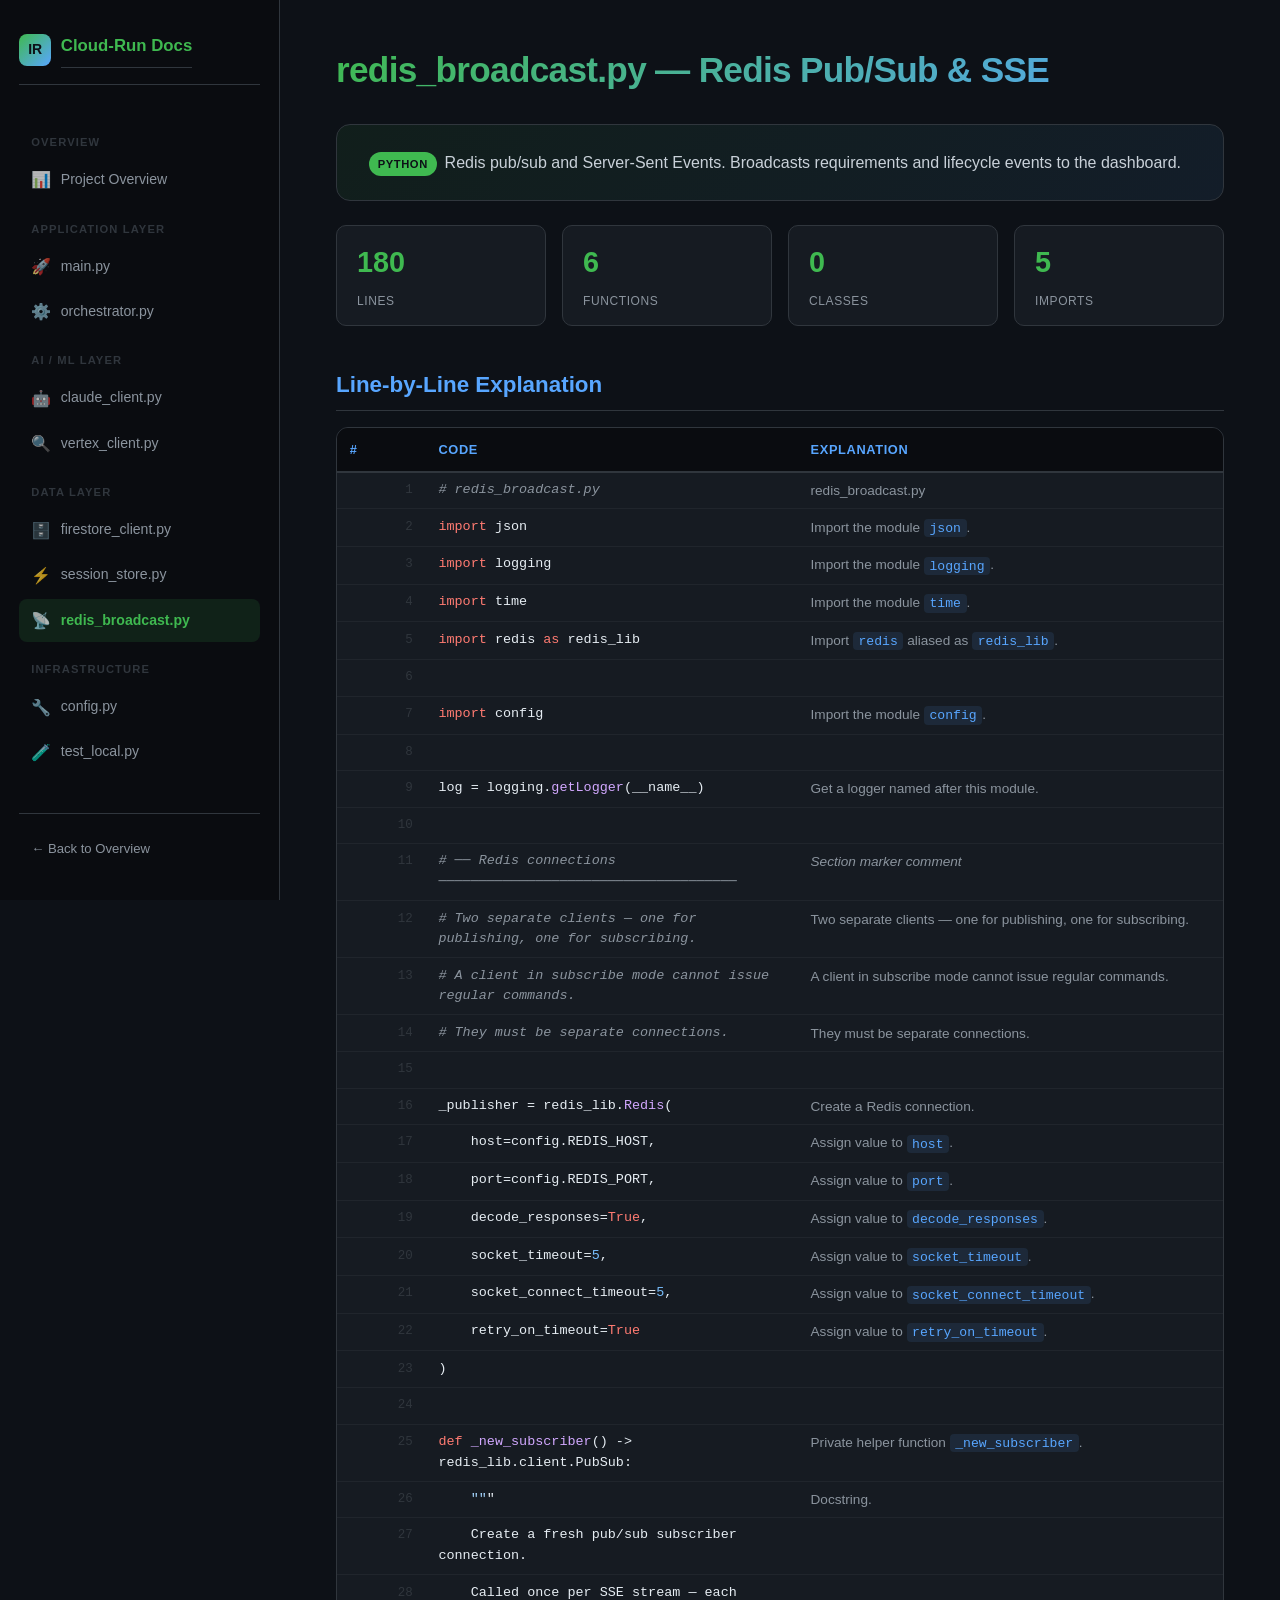
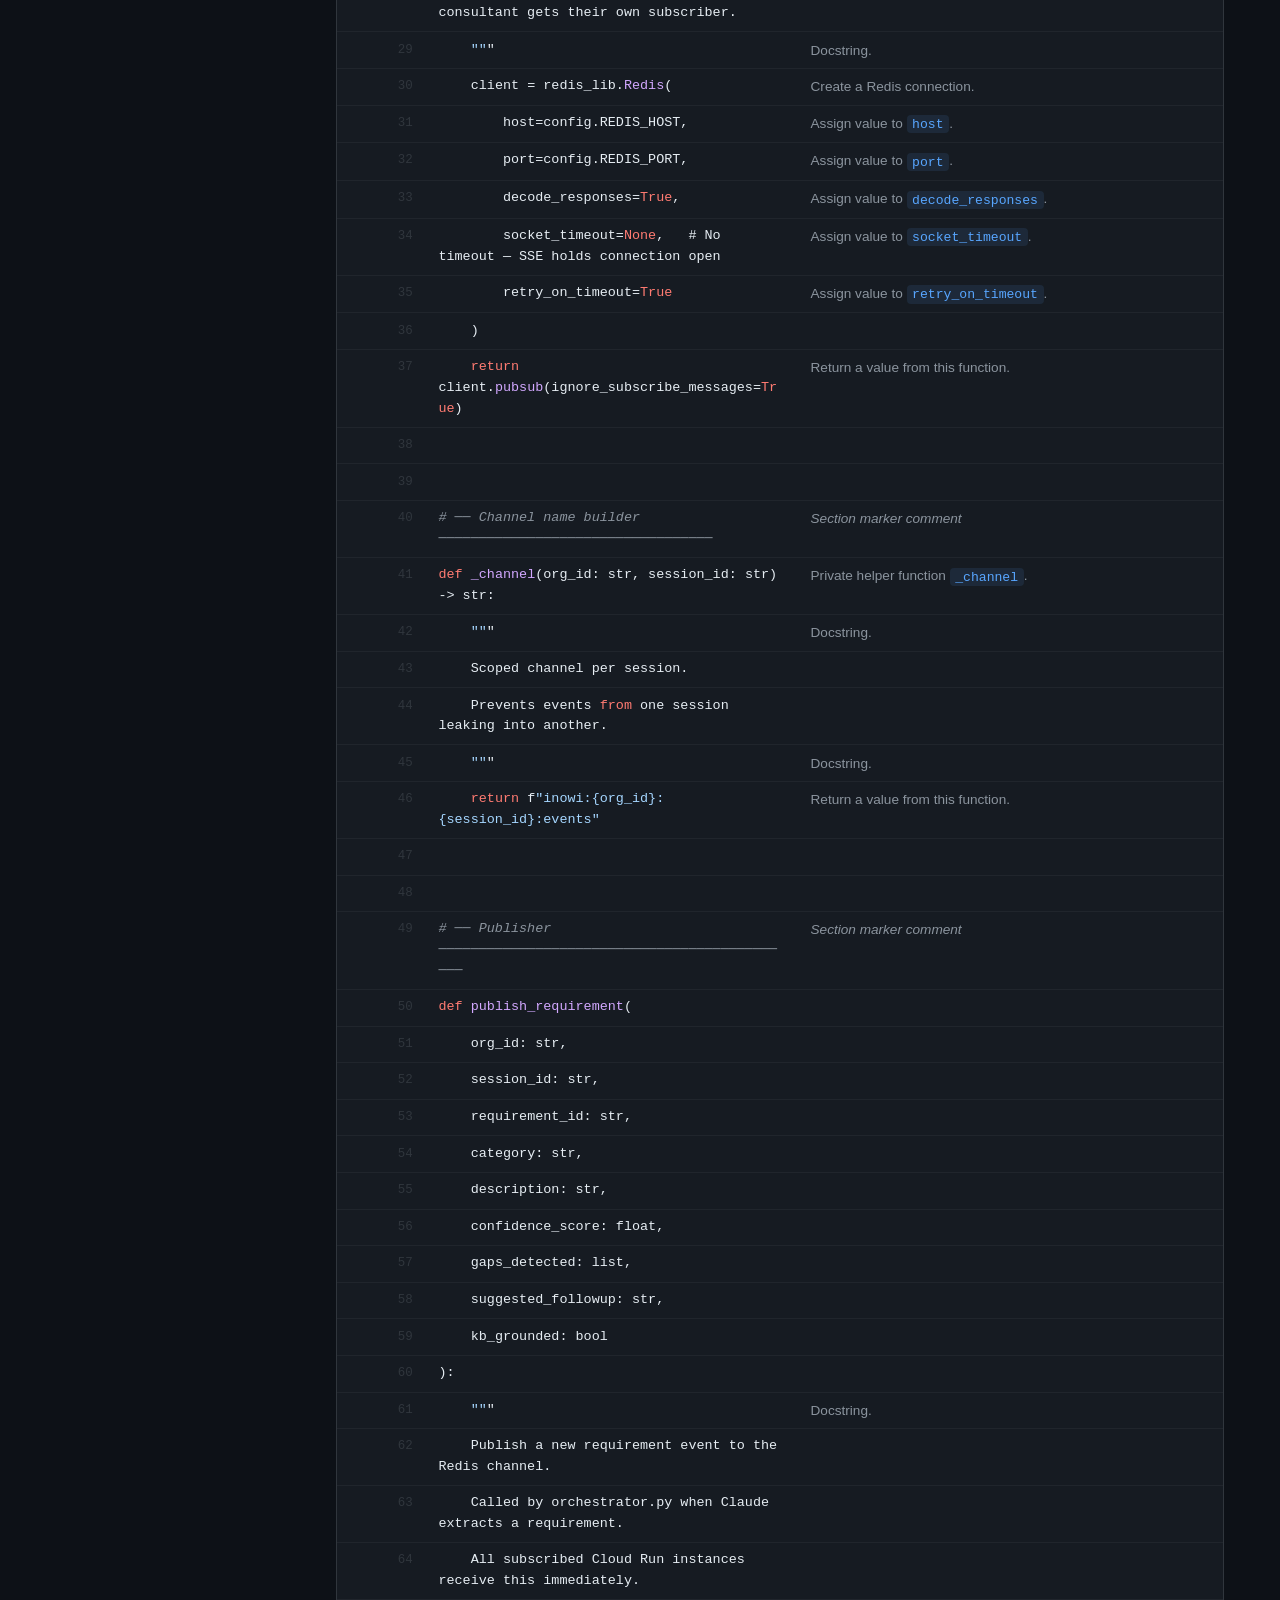
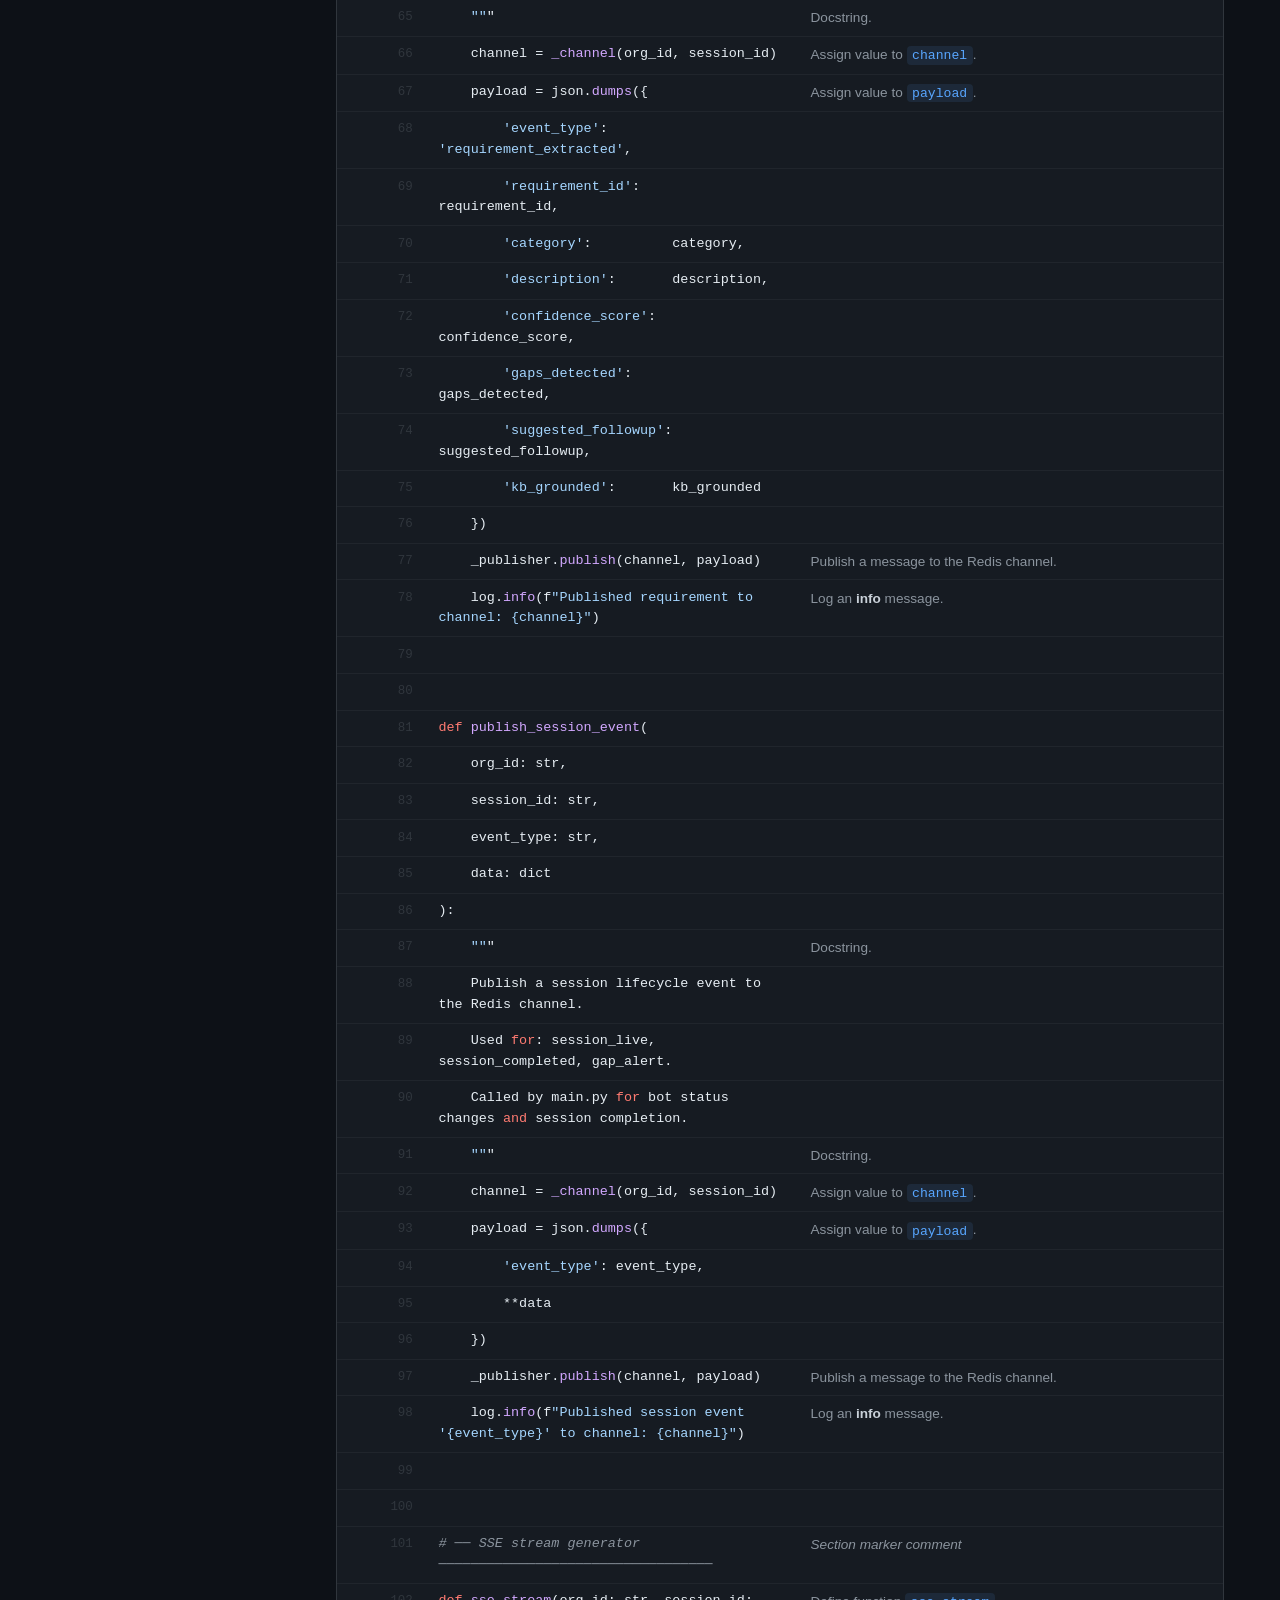
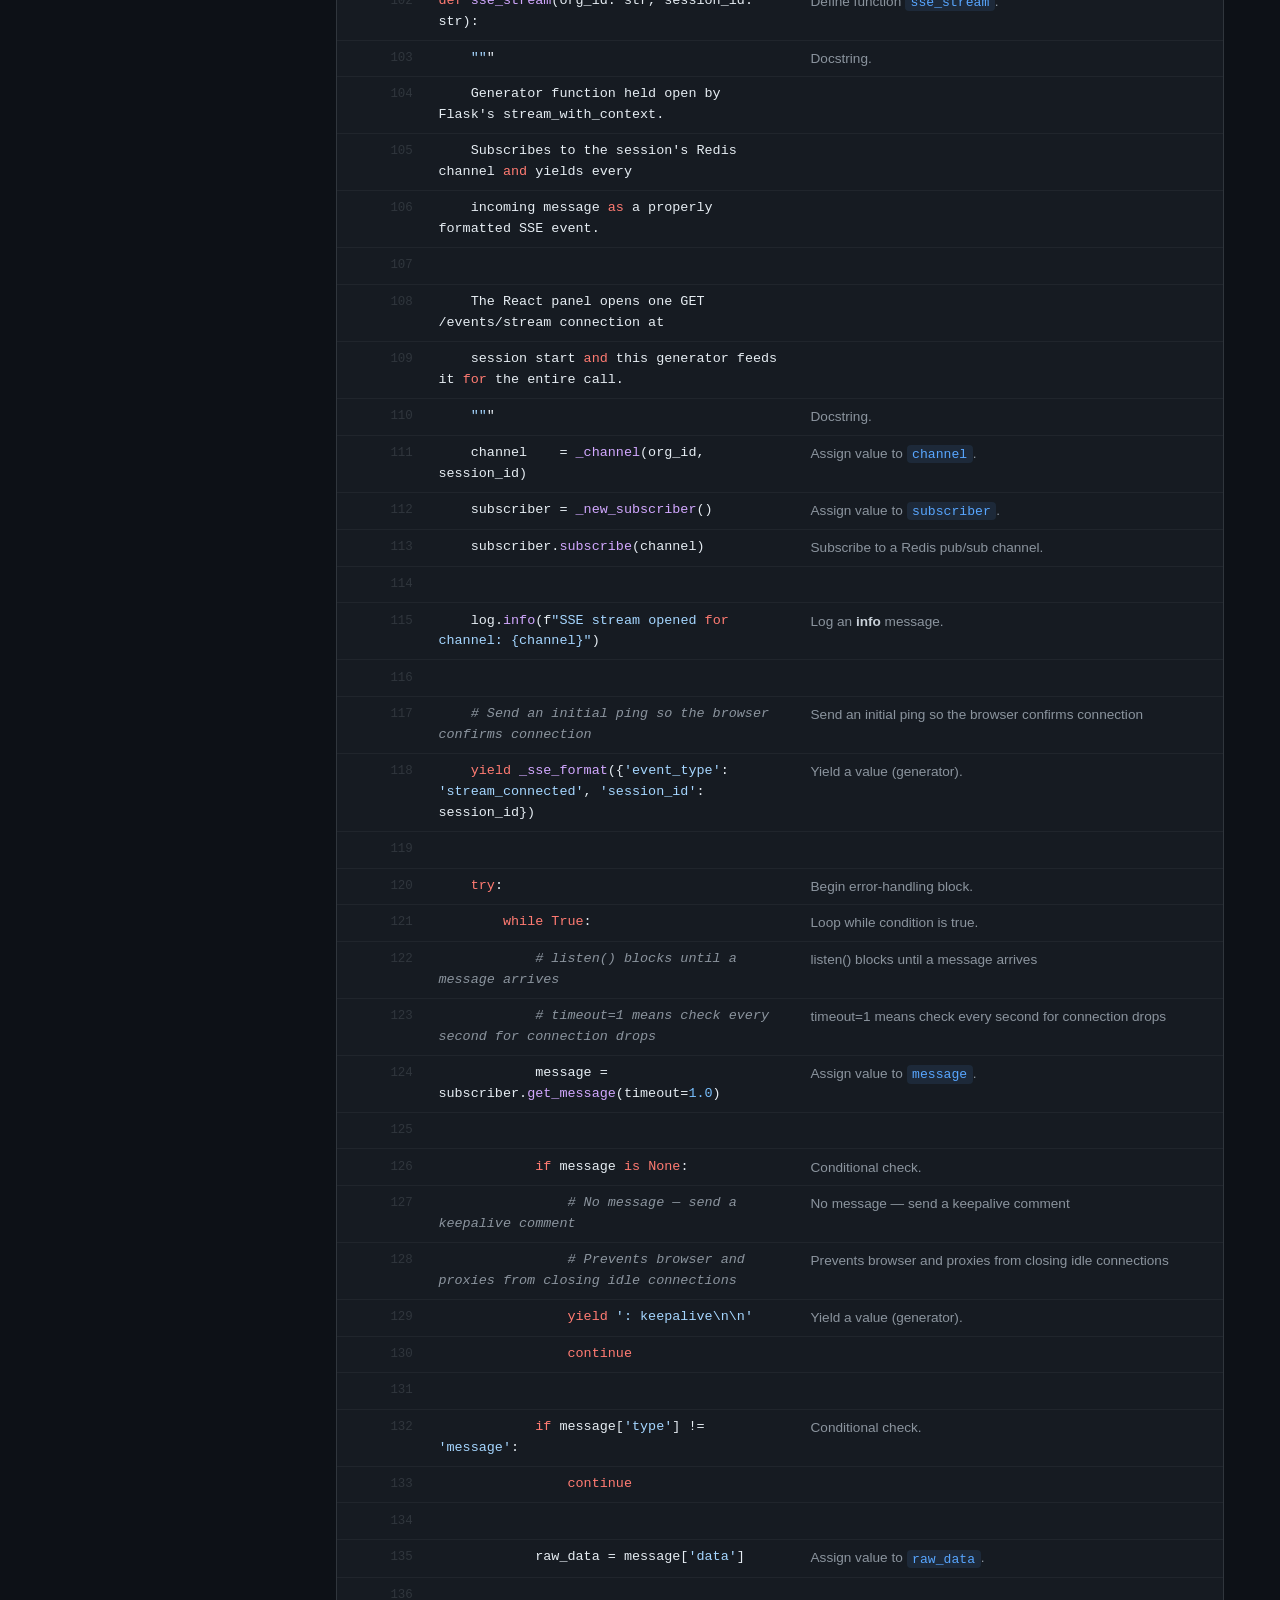
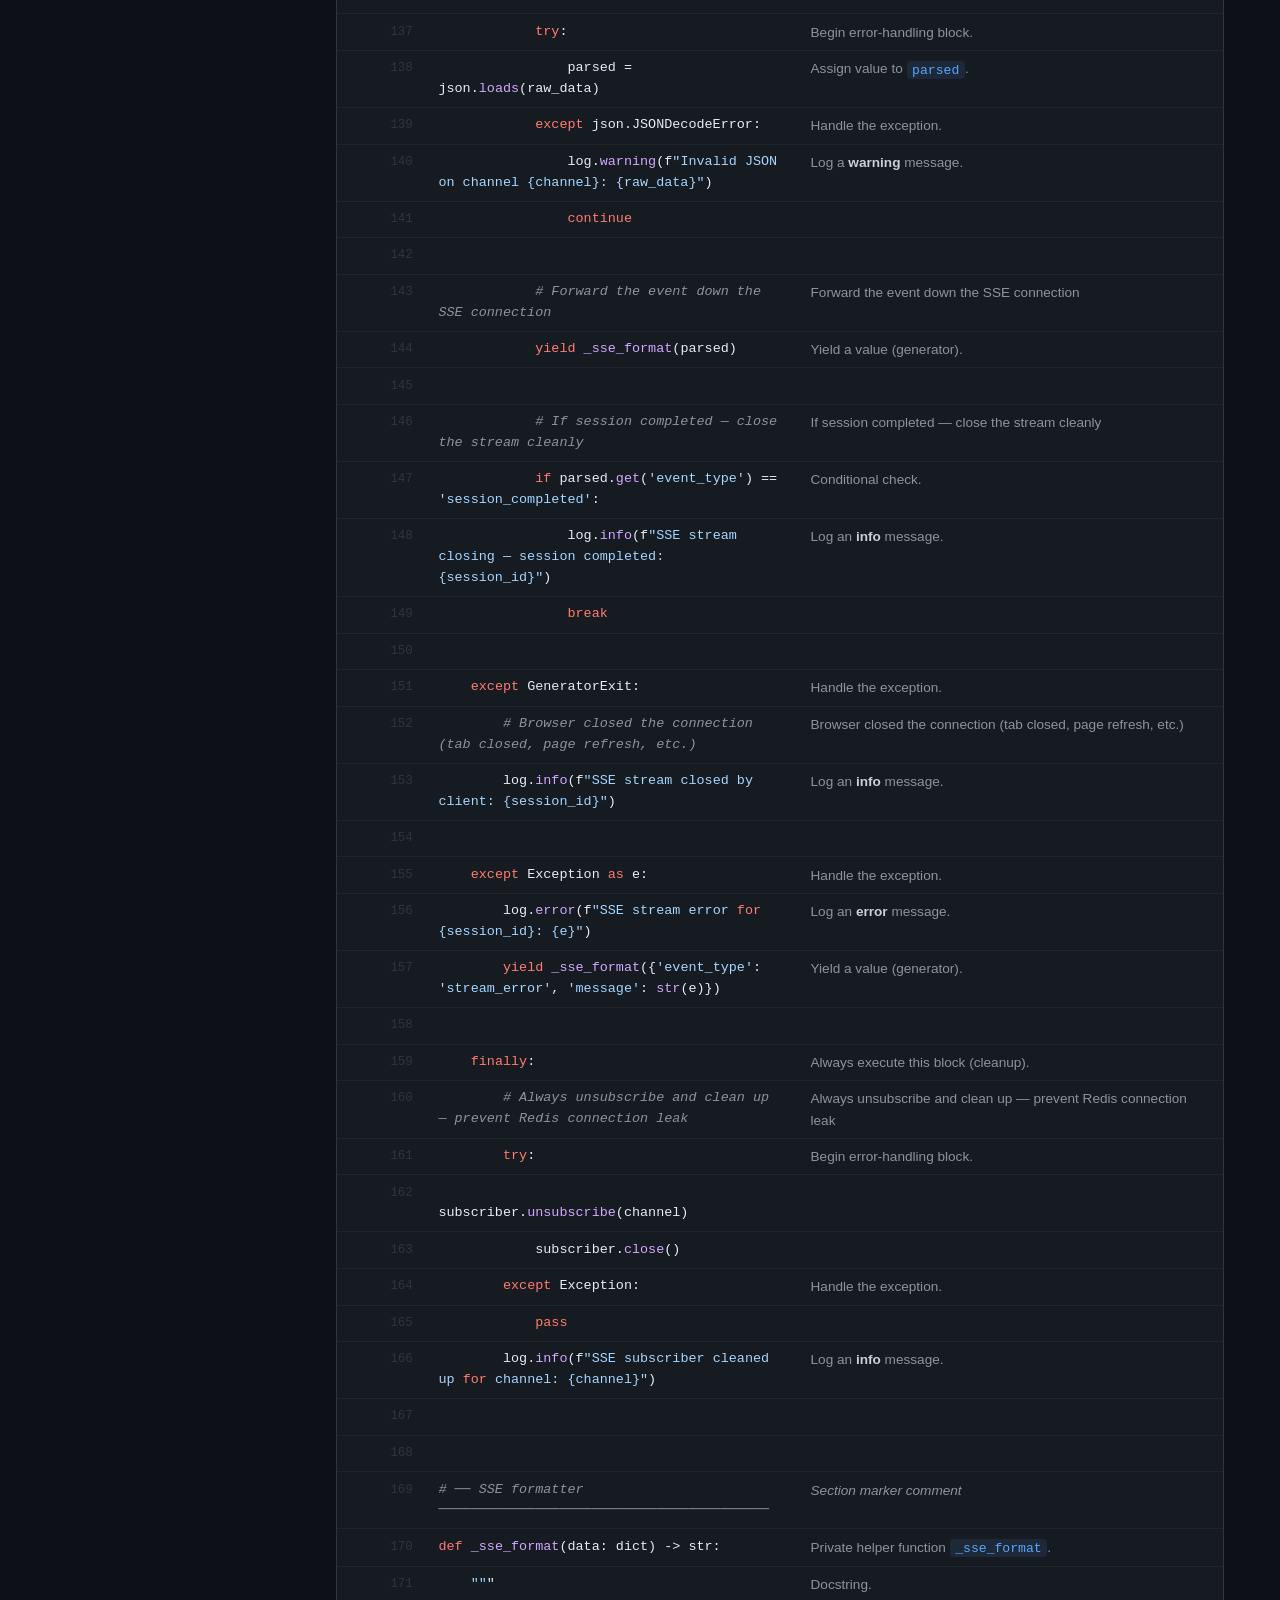
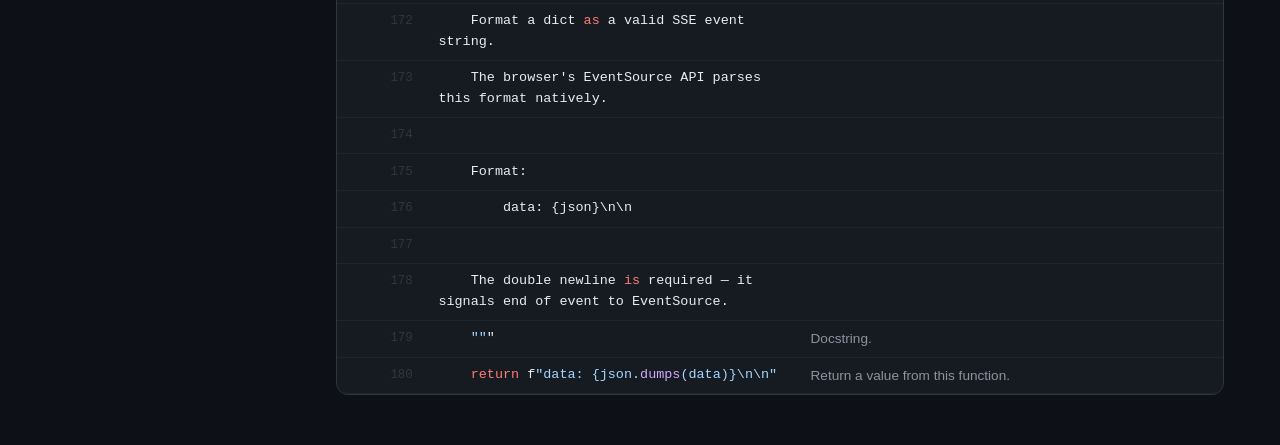
<file: redis.html>
<!DOCTYPE html>
<html lang="en">
<head>
<meta charset="UTF-8">
<meta name="viewport" content="width=device-width, initial-scale=1.0">
<title>redis_broadcast.py — Redis Pub/Sub &amp; SSE | Cloud-Run Code Docs</title>
<link rel="stylesheet" href="style.css">
</head>
<body>
<div class="container">
<aside class="sidebar">
<div class="sidebar-brand"><div class="logo">IR</div><h2>Cloud-Run Docs</h2></div>
<ul>
<div class="section-label">Overview</div>
<li><a href="index.html" ><span class="icon">&#x1F4CA;</span>Project Overview</a></li>
<div class="section-label">Application Layer</div>
<li><a href="main.html" ><span class="icon">&#x1F680;</span>main.py</a></li>
<li><a href="orchestrator.html" ><span class="icon">&#x2699;&#xFE0F;</span>orchestrator.py</a></li>
<div class="section-label">AI / ML Layer</div>
<li><a href="claude_client.html" ><span class="icon">&#x1F916;</span>claude_client.py</a></li>
<li><a href="vertex.html" ><span class="icon">&#x1F50D;</span>vertex_client.py</a></li>
<div class="section-label">Data Layer</div>
<li><a href="firestore.html" ><span class="icon">&#x1F5C4;&#xFE0F;</span>firestore_client.py</a></li>
<li><a href="session.html" ><span class="icon">&#x26A1;</span>session_store.py</a></li>
<li><a href="redis.html" class="active"><span class="icon">&#x1F4E1;</span>redis_broadcast.py</a></li>
<div class="section-label">Infrastructure</div>
<li><a href="config.html" ><span class="icon">&#x1F527;</span>config.py</a></li>
<li><a href="test.html" ><span class="icon">&#x1F9EA;</span>test_local.py</a></li>
</ul>
<div class="back"><a href="index.html">&larr; Back to Overview</a></div>
</aside>
<main class="main">
<h1>redis_broadcast.py — Redis Pub/Sub &amp; SSE</h1>
<div class="hero"><p><span class="badge">Python</span>Redis pub/sub and Server-Sent Events. Broadcasts requirements and lifecycle events to the dashboard.</p></div>
<div class="stats">
  <div class="stat"><span class="num">180</span><span class="label">Lines</span></div>
  <div class="stat"><span class="num">6</span><span class="label">Functions</span></div>
  <div class="stat"><span class="num">0</span><span class="label">Classes</span></div>
  <div class="stat"><span class="num">5</span><span class="label">Imports</span></div>
</div>
<h2>Line-by-Line Explanation</h2>
<div class="table-wrap"><table><thead><tr><th>#</th><th>Code</th><th>Explanation</th></tr></thead><tbody><tr><td class="lineno">1</td><td class="code"><span class="cmt"># redis_broadcast.py</span></td><td class="explain">redis_broadcast.py</td></tr>
<tr><td class="lineno">2</td><td class="code"><span class="kw">import</span> json</td><td class="explain">Import the module <code>json</code>.</td></tr>
<tr><td class="lineno">3</td><td class="code"><span class="kw">import</span> logging</td><td class="explain">Import the module <code>logging</code>.</td></tr>
<tr><td class="lineno">4</td><td class="code"><span class="kw">import</span> time</td><td class="explain">Import the module <code>time</code>.</td></tr>
<tr><td class="lineno">5</td><td class="code"><span class="kw">import</span> redis <span class="kw">as</span> redis_lib</td><td class="explain">Import <code>redis</code> aliased as <code>redis_lib</code>.</td></tr>
<tr><td class="lineno">6</td><td class="code">&nbsp;</td><td class="explain"></td></tr>
<tr><td class="lineno">7</td><td class="code"><span class="kw">import</span> config</td><td class="explain">Import the module <code>config</code>.</td></tr>
<tr><td class="lineno">8</td><td class="code">&nbsp;</td><td class="explain"></td></tr>
<tr><td class="lineno">9</td><td class="code">log = logging.<span class="fn">getLogger</span>(__name__)</td><td class="explain">Get a logger named after this module.</td></tr>
<tr><td class="lineno">10</td><td class="code">&nbsp;</td><td class="explain"></td></tr>
<tr><td class="lineno">11</td><td class="code"><span class="cmt"># ── Redis connections ─────────────────────────────────────</span></td><td class="explain"><em>Section marker comment</em></td></tr>
<tr><td class="lineno">12</td><td class="code"><span class="cmt"># Two separate clients — one for publishing, one for subscribing.</span></td><td class="explain">Two separate clients — one for publishing, one for subscribing.</td></tr>
<tr><td class="lineno">13</td><td class="code"><span class="cmt"># A client in subscribe mode cannot issue regular commands.</span></td><td class="explain">A client in subscribe mode cannot issue regular commands.</td></tr>
<tr><td class="lineno">14</td><td class="code"><span class="cmt"># They must be separate connections.</span></td><td class="explain">They must be separate connections.</td></tr>
<tr><td class="lineno">15</td><td class="code">&nbsp;</td><td class="explain"></td></tr>
<tr><td class="lineno">16</td><td class="code">_publisher = redis_lib.<span class="fn">Redis</span>(</td><td class="explain">Create a Redis connection.</td></tr>
<tr><td class="lineno">17</td><td class="code">    host=config.REDIS_HOST,</td><td class="explain">Assign value to <code>host</code>.</td></tr>
<tr><td class="lineno">18</td><td class="code">    port=config.REDIS_PORT,</td><td class="explain">Assign value to <code>port</code>.</td></tr>
<tr><td class="lineno">19</td><td class="code">    decode_responses=<span class="kw">True</span>,</td><td class="explain">Assign value to <code>decode_responses</code>.</td></tr>
<tr><td class="lineno">20</td><td class="code">    socket_timeout=<span class="num">5</span>,</td><td class="explain">Assign value to <code>socket_timeout</code>.</td></tr>
<tr><td class="lineno">21</td><td class="code">    socket_connect_timeout=<span class="num">5</span>,</td><td class="explain">Assign value to <code>socket_connect_timeout</code>.</td></tr>
<tr><td class="lineno">22</td><td class="code">    retry_on_timeout=<span class="kw">True</span></td><td class="explain">Assign value to <code>retry_on_timeout</code>.</td></tr>
<tr><td class="lineno">23</td><td class="code">)</td><td class="explain"></td></tr>
<tr><td class="lineno">24</td><td class="code">&nbsp;</td><td class="explain"></td></tr>
<tr><td class="lineno">25</td><td class="code"><span class="kw">def</span> <span class="fn">_new_subscriber</span>() -&gt; redis_lib.client.PubSub:</td><td class="explain">Private helper function <code>_new_subscriber</code>.</td></tr>
<tr><td class="lineno">26</td><td class="code">    <span class="str">&quot;&quot;</span>&quot;</td><td class="explain">Docstring.</td></tr>
<tr><td class="lineno">27</td><td class="code">    Create a fresh pub/sub subscriber connection.</td><td class="explain"></td></tr>
<tr><td class="lineno">28</td><td class="code">    Called once per SSE stream — each consultant gets their own subscriber.</td><td class="explain"></td></tr>
<tr><td class="lineno">29</td><td class="code">    <span class="str">&quot;&quot;</span>&quot;</td><td class="explain">Docstring.</td></tr>
<tr><td class="lineno">30</td><td class="code">    client = redis_lib.<span class="fn">Redis</span>(</td><td class="explain">Create a Redis connection.</td></tr>
<tr><td class="lineno">31</td><td class="code">        host=config.REDIS_HOST,</td><td class="explain">Assign value to <code>host</code>.</td></tr>
<tr><td class="lineno">32</td><td class="code">        port=config.REDIS_PORT,</td><td class="explain">Assign value to <code>port</code>.</td></tr>
<tr><td class="lineno">33</td><td class="code">        decode_responses=<span class="kw">True</span>,</td><td class="explain">Assign value to <code>decode_responses</code>.</td></tr>
<tr><td class="lineno">34</td><td class="code">        socket_timeout=<span class="kw">None</span>,   # No timeout — SSE holds connection open</td><td class="explain">Assign value to <code>socket_timeout</code>.</td></tr>
<tr><td class="lineno">35</td><td class="code">        retry_on_timeout=<span class="kw">True</span></td><td class="explain">Assign value to <code>retry_on_timeout</code>.</td></tr>
<tr><td class="lineno">36</td><td class="code">    )</td><td class="explain"></td></tr>
<tr><td class="lineno">37</td><td class="code">    <span class="kw">return</span> client.<span class="fn">pubsub</span>(ignore_subscribe_messages=<span class="kw">True</span>)</td><td class="explain">Return a value from this function.</td></tr>
<tr><td class="lineno">38</td><td class="code">&nbsp;</td><td class="explain"></td></tr>
<tr><td class="lineno">39</td><td class="code">&nbsp;</td><td class="explain"></td></tr>
<tr><td class="lineno">40</td><td class="code"><span class="cmt"># ── Channel name builder ──────────────────────────────────</span></td><td class="explain"><em>Section marker comment</em></td></tr>
<tr><td class="lineno">41</td><td class="code"><span class="kw">def</span> <span class="fn">_channel</span>(org_id: str, session_id: str) -&gt; str:</td><td class="explain">Private helper function <code>_channel</code>.</td></tr>
<tr><td class="lineno">42</td><td class="code">    <span class="str">&quot;&quot;</span>&quot;</td><td class="explain">Docstring.</td></tr>
<tr><td class="lineno">43</td><td class="code">    Scoped channel per session.</td><td class="explain"></td></tr>
<tr><td class="lineno">44</td><td class="code">    Prevents events <span class="kw">from</span> one session leaking into another.</td><td class="explain"></td></tr>
<tr><td class="lineno">45</td><td class="code">    <span class="str">&quot;&quot;</span>&quot;</td><td class="explain">Docstring.</td></tr>
<tr><td class="lineno">46</td><td class="code">    <span class="kw">return</span> f<span class="str">&quot;inowi:{org_id}:{session_id}:events&quot;</span></td><td class="explain">Return a value from this function.</td></tr>
<tr><td class="lineno">47</td><td class="code">&nbsp;</td><td class="explain"></td></tr>
<tr><td class="lineno">48</td><td class="code">&nbsp;</td><td class="explain"></td></tr>
<tr><td class="lineno">49</td><td class="code"><span class="cmt"># ── Publisher ─────────────────────────────────────────────</span></td><td class="explain"><em>Section marker comment</em></td></tr>
<tr><td class="lineno">50</td><td class="code"><span class="kw">def</span> <span class="fn">publish_requirement</span>(</td><td class="explain"></td></tr>
<tr><td class="lineno">51</td><td class="code">    org_id: str,</td><td class="explain"></td></tr>
<tr><td class="lineno">52</td><td class="code">    session_id: str,</td><td class="explain"></td></tr>
<tr><td class="lineno">53</td><td class="code">    requirement_id: str,</td><td class="explain"></td></tr>
<tr><td class="lineno">54</td><td class="code">    category: str,</td><td class="explain"></td></tr>
<tr><td class="lineno">55</td><td class="code">    description: str,</td><td class="explain"></td></tr>
<tr><td class="lineno">56</td><td class="code">    confidence_score: float,</td><td class="explain"></td></tr>
<tr><td class="lineno">57</td><td class="code">    gaps_detected: list,</td><td class="explain"></td></tr>
<tr><td class="lineno">58</td><td class="code">    suggested_followup: str,</td><td class="explain"></td></tr>
<tr><td class="lineno">59</td><td class="code">    kb_grounded: bool</td><td class="explain"></td></tr>
<tr><td class="lineno">60</td><td class="code">):</td><td class="explain"></td></tr>
<tr><td class="lineno">61</td><td class="code">    <span class="str">&quot;&quot;</span>&quot;</td><td class="explain">Docstring.</td></tr>
<tr><td class="lineno">62</td><td class="code">    Publish a new requirement event to the Redis channel.</td><td class="explain"></td></tr>
<tr><td class="lineno">63</td><td class="code">    Called by orchestrator.py when Claude extracts a requirement.</td><td class="explain"></td></tr>
<tr><td class="lineno">64</td><td class="code">    All subscribed Cloud Run instances receive this immediately.</td><td class="explain"></td></tr>
<tr><td class="lineno">65</td><td class="code">    <span class="str">&quot;&quot;</span>&quot;</td><td class="explain">Docstring.</td></tr>
<tr><td class="lineno">66</td><td class="code">    channel = <span class="fn">_channel</span>(org_id, session_id)</td><td class="explain">Assign value to <code>channel</code>.</td></tr>
<tr><td class="lineno">67</td><td class="code">    payload = json.<span class="fn">dumps</span>({</td><td class="explain">Assign value to <code>payload</code>.</td></tr>
<tr><td class="lineno">68</td><td class="code">        <span class="str">&#x27;event_type&#x27;</span>:        <span class="str">&#x27;requirement_extracted&#x27;</span>,</td><td class="explain"></td></tr>
<tr><td class="lineno">69</td><td class="code">        <span class="str">&#x27;requirement_id&#x27;</span>:    requirement_id,</td><td class="explain"></td></tr>
<tr><td class="lineno">70</td><td class="code">        <span class="str">&#x27;category&#x27;</span>:          category,</td><td class="explain"></td></tr>
<tr><td class="lineno">71</td><td class="code">        <span class="str">&#x27;description&#x27;</span>:       description,</td><td class="explain"></td></tr>
<tr><td class="lineno">72</td><td class="code">        <span class="str">&#x27;confidence_score&#x27;</span>:  confidence_score,</td><td class="explain"></td></tr>
<tr><td class="lineno">73</td><td class="code">        <span class="str">&#x27;gaps_detected&#x27;</span>:     gaps_detected,</td><td class="explain"></td></tr>
<tr><td class="lineno">74</td><td class="code">        <span class="str">&#x27;suggested_followup&#x27;</span>: suggested_followup,</td><td class="explain"></td></tr>
<tr><td class="lineno">75</td><td class="code">        <span class="str">&#x27;kb_grounded&#x27;</span>:       kb_grounded</td><td class="explain"></td></tr>
<tr><td class="lineno">76</td><td class="code">    })</td><td class="explain"></td></tr>
<tr><td class="lineno">77</td><td class="code">    _publisher.<span class="fn">publish</span>(channel, payload)</td><td class="explain">Publish a message to the Redis channel.</td></tr>
<tr><td class="lineno">78</td><td class="code">    log.<span class="fn">info</span>(f<span class="str">&quot;Published requirement to channel: {channel}&quot;</span>)</td><td class="explain">Log an <strong>info</strong> message.</td></tr>
<tr><td class="lineno">79</td><td class="code">&nbsp;</td><td class="explain"></td></tr>
<tr><td class="lineno">80</td><td class="code">&nbsp;</td><td class="explain"></td></tr>
<tr><td class="lineno">81</td><td class="code"><span class="kw">def</span> <span class="fn">publish_session_event</span>(</td><td class="explain"></td></tr>
<tr><td class="lineno">82</td><td class="code">    org_id: str,</td><td class="explain"></td></tr>
<tr><td class="lineno">83</td><td class="code">    session_id: str,</td><td class="explain"></td></tr>
<tr><td class="lineno">84</td><td class="code">    event_type: str,</td><td class="explain"></td></tr>
<tr><td class="lineno">85</td><td class="code">    data: dict</td><td class="explain"></td></tr>
<tr><td class="lineno">86</td><td class="code">):</td><td class="explain"></td></tr>
<tr><td class="lineno">87</td><td class="code">    <span class="str">&quot;&quot;</span>&quot;</td><td class="explain">Docstring.</td></tr>
<tr><td class="lineno">88</td><td class="code">    Publish a session lifecycle event to the Redis channel.</td><td class="explain"></td></tr>
<tr><td class="lineno">89</td><td class="code">    Used <span class="kw">for</span>: session_live, session_completed, gap_alert.</td><td class="explain"></td></tr>
<tr><td class="lineno">90</td><td class="code">    Called by main.py <span class="kw">for</span> bot status changes <span class="kw">and</span> session completion.</td><td class="explain"></td></tr>
<tr><td class="lineno">91</td><td class="code">    <span class="str">&quot;&quot;</span>&quot;</td><td class="explain">Docstring.</td></tr>
<tr><td class="lineno">92</td><td class="code">    channel = <span class="fn">_channel</span>(org_id, session_id)</td><td class="explain">Assign value to <code>channel</code>.</td></tr>
<tr><td class="lineno">93</td><td class="code">    payload = json.<span class="fn">dumps</span>({</td><td class="explain">Assign value to <code>payload</code>.</td></tr>
<tr><td class="lineno">94</td><td class="code">        <span class="str">&#x27;event_type&#x27;</span>: event_type,</td><td class="explain"></td></tr>
<tr><td class="lineno">95</td><td class="code">        **data</td><td class="explain"></td></tr>
<tr><td class="lineno">96</td><td class="code">    })</td><td class="explain"></td></tr>
<tr><td class="lineno">97</td><td class="code">    _publisher.<span class="fn">publish</span>(channel, payload)</td><td class="explain">Publish a message to the Redis channel.</td></tr>
<tr><td class="lineno">98</td><td class="code">    log.<span class="fn">info</span>(f<span class="str">&quot;Published session event <span class="str">&#x27;{event_type}&#x27;</span> to channel: {channel}&quot;</span>)</td><td class="explain">Log an <strong>info</strong> message.</td></tr>
<tr><td class="lineno">99</td><td class="code">&nbsp;</td><td class="explain"></td></tr>
<tr><td class="lineno">100</td><td class="code">&nbsp;</td><td class="explain"></td></tr>
<tr><td class="lineno">101</td><td class="code"><span class="cmt"># ── SSE stream generator ──────────────────────────────────</span></td><td class="explain"><em>Section marker comment</em></td></tr>
<tr><td class="lineno">102</td><td class="code"><span class="kw">def</span> <span class="fn">sse_stream</span>(org_id: str, session_id: str):</td><td class="explain">Define function <code>sse_stream</code>.</td></tr>
<tr><td class="lineno">103</td><td class="code">    <span class="str">&quot;&quot;</span>&quot;</td><td class="explain">Docstring.</td></tr>
<tr><td class="lineno">104</td><td class="code">    Generator function held open by Flask&#x27;s stream_with_context.</td><td class="explain"></td></tr>
<tr><td class="lineno">105</td><td class="code">    Subscribes to the session&#x27;s Redis channel <span class="kw">and</span> yields every</td><td class="explain"></td></tr>
<tr><td class="lineno">106</td><td class="code">    incoming message <span class="kw">as</span> a properly formatted SSE event.</td><td class="explain"></td></tr>
<tr><td class="lineno">107</td><td class="code">&nbsp;</td><td class="explain"></td></tr>
<tr><td class="lineno">108</td><td class="code">    The React panel opens one GET /events/stream connection at</td><td class="explain"></td></tr>
<tr><td class="lineno">109</td><td class="code">    session start <span class="kw">and</span> this generator feeds it <span class="kw">for</span> the entire call.</td><td class="explain"></td></tr>
<tr><td class="lineno">110</td><td class="code">    <span class="str">&quot;&quot;</span>&quot;</td><td class="explain">Docstring.</td></tr>
<tr><td class="lineno">111</td><td class="code">    channel    = <span class="fn">_channel</span>(org_id, session_id)</td><td class="explain">Assign value to <code>channel</code>.</td></tr>
<tr><td class="lineno">112</td><td class="code">    subscriber = <span class="fn">_new_subscriber</span>()</td><td class="explain">Assign value to <code>subscriber</code>.</td></tr>
<tr><td class="lineno">113</td><td class="code">    subscriber.<span class="fn">subscribe</span>(channel)</td><td class="explain">Subscribe to a Redis pub/sub channel.</td></tr>
<tr><td class="lineno">114</td><td class="code">&nbsp;</td><td class="explain"></td></tr>
<tr><td class="lineno">115</td><td class="code">    log.<span class="fn">info</span>(f<span class="str">&quot;SSE stream opened <span class="kw">for</span> channel: {channel}&quot;</span>)</td><td class="explain">Log an <strong>info</strong> message.</td></tr>
<tr><td class="lineno">116</td><td class="code">&nbsp;</td><td class="explain"></td></tr>
<tr><td class="lineno">117</td><td class="code"><span class="cmt">    # Send an initial ping so the browser confirms connection</span></td><td class="explain">Send an initial ping so the browser confirms connection</td></tr>
<tr><td class="lineno">118</td><td class="code">    <span class="kw">yield</span> <span class="fn">_sse_format</span>({<span class="str">&#x27;event_type&#x27;</span>: <span class="str">&#x27;stream_connected&#x27;</span>, <span class="str">&#x27;session_id&#x27;</span>: session_id})</td><td class="explain">Yield a value (generator).</td></tr>
<tr><td class="lineno">119</td><td class="code">&nbsp;</td><td class="explain"></td></tr>
<tr><td class="lineno">120</td><td class="code">    <span class="kw">try</span>:</td><td class="explain">Begin error-handling block.</td></tr>
<tr><td class="lineno">121</td><td class="code">        <span class="kw">while</span> <span class="kw">True</span>:</td><td class="explain">Loop while condition is true.</td></tr>
<tr><td class="lineno">122</td><td class="code"><span class="cmt">            # listen() blocks until a message arrives</span></td><td class="explain">listen() blocks until a message arrives</td></tr>
<tr><td class="lineno">123</td><td class="code"><span class="cmt">            # timeout=1 means check every second for connection drops</span></td><td class="explain">timeout=1 means check every second for connection drops</td></tr>
<tr><td class="lineno">124</td><td class="code">            message = subscriber.<span class="fn">get_message</span>(timeout=<span class="num">1.0</span>)</td><td class="explain">Assign value to <code>message</code>.</td></tr>
<tr><td class="lineno">125</td><td class="code">&nbsp;</td><td class="explain"></td></tr>
<tr><td class="lineno">126</td><td class="code">            <span class="kw">if</span> message <span class="kw">is</span> <span class="kw">None</span>:</td><td class="explain">Conditional check.</td></tr>
<tr><td class="lineno">127</td><td class="code"><span class="cmt">                # No message — send a keepalive comment</span></td><td class="explain">No message — send a keepalive comment</td></tr>
<tr><td class="lineno">128</td><td class="code"><span class="cmt">                # Prevents browser and proxies from closing idle connections</span></td><td class="explain">Prevents browser and proxies from closing idle connections</td></tr>
<tr><td class="lineno">129</td><td class="code">                <span class="kw">yield</span> <span class="str">&#x27;: keepalive\n\n&#x27;</span></td><td class="explain">Yield a value (generator).</td></tr>
<tr><td class="lineno">130</td><td class="code">                <span class="kw">continue</span></td><td class="explain"></td></tr>
<tr><td class="lineno">131</td><td class="code">&nbsp;</td><td class="explain"></td></tr>
<tr><td class="lineno">132</td><td class="code">            <span class="kw">if</span> message[<span class="str">&#x27;type&#x27;</span>] != <span class="str">&#x27;message&#x27;</span>:</td><td class="explain">Conditional check.</td></tr>
<tr><td class="lineno">133</td><td class="code">                <span class="kw">continue</span></td><td class="explain"></td></tr>
<tr><td class="lineno">134</td><td class="code">&nbsp;</td><td class="explain"></td></tr>
<tr><td class="lineno">135</td><td class="code">            raw_data = message[<span class="str">&#x27;data&#x27;</span>]</td><td class="explain">Assign value to <code>raw_data</code>.</td></tr>
<tr><td class="lineno">136</td><td class="code">&nbsp;</td><td class="explain"></td></tr>
<tr><td class="lineno">137</td><td class="code">            <span class="kw">try</span>:</td><td class="explain">Begin error-handling block.</td></tr>
<tr><td class="lineno">138</td><td class="code">                parsed = json.<span class="fn">loads</span>(raw_data)</td><td class="explain">Assign value to <code>parsed</code>.</td></tr>
<tr><td class="lineno">139</td><td class="code">            <span class="kw">except</span> json.JSONDecodeError:</td><td class="explain">Handle the exception.</td></tr>
<tr><td class="lineno">140</td><td class="code">                log.<span class="fn">warning</span>(f<span class="str">&quot;Invalid JSON on channel {channel}: {raw_data}&quot;</span>)</td><td class="explain">Log a <strong>warning</strong> message.</td></tr>
<tr><td class="lineno">141</td><td class="code">                <span class="kw">continue</span></td><td class="explain"></td></tr>
<tr><td class="lineno">142</td><td class="code">&nbsp;</td><td class="explain"></td></tr>
<tr><td class="lineno">143</td><td class="code"><span class="cmt">            # Forward the event down the SSE connection</span></td><td class="explain">Forward the event down the SSE connection</td></tr>
<tr><td class="lineno">144</td><td class="code">            <span class="kw">yield</span> <span class="fn">_sse_format</span>(parsed)</td><td class="explain">Yield a value (generator).</td></tr>
<tr><td class="lineno">145</td><td class="code">&nbsp;</td><td class="explain"></td></tr>
<tr><td class="lineno">146</td><td class="code"><span class="cmt">            # If session completed — close the stream cleanly</span></td><td class="explain">If session completed — close the stream cleanly</td></tr>
<tr><td class="lineno">147</td><td class="code">            <span class="kw">if</span> parsed.<span class="fn">get</span>(<span class="str">&#x27;event_type&#x27;</span>) == <span class="str">&#x27;session_completed&#x27;</span>:</td><td class="explain">Conditional check.</td></tr>
<tr><td class="lineno">148</td><td class="code">                log.<span class="fn">info</span>(f<span class="str">&quot;SSE stream closing — session completed: {session_id}&quot;</span>)</td><td class="explain">Log an <strong>info</strong> message.</td></tr>
<tr><td class="lineno">149</td><td class="code">                <span class="kw">break</span></td><td class="explain"></td></tr>
<tr><td class="lineno">150</td><td class="code">&nbsp;</td><td class="explain"></td></tr>
<tr><td class="lineno">151</td><td class="code">    <span class="kw">except</span> GeneratorExit:</td><td class="explain">Handle the exception.</td></tr>
<tr><td class="lineno">152</td><td class="code"><span class="cmt">        # Browser closed the connection (tab closed, page refresh, etc.)</span></td><td class="explain">Browser closed the connection (tab closed, page refresh, etc.)</td></tr>
<tr><td class="lineno">153</td><td class="code">        log.<span class="fn">info</span>(f<span class="str">&quot;SSE stream closed by client: {session_id}&quot;</span>)</td><td class="explain">Log an <strong>info</strong> message.</td></tr>
<tr><td class="lineno">154</td><td class="code">&nbsp;</td><td class="explain"></td></tr>
<tr><td class="lineno">155</td><td class="code">    <span class="kw">except</span> Exception <span class="kw">as</span> e:</td><td class="explain">Handle the exception.</td></tr>
<tr><td class="lineno">156</td><td class="code">        log.<span class="fn">error</span>(f<span class="str">&quot;SSE stream error <span class="kw">for</span> {session_id}: {e}&quot;</span>)</td><td class="explain">Log an <strong>error</strong> message.</td></tr>
<tr><td class="lineno">157</td><td class="code">        <span class="kw">yield</span> <span class="fn">_sse_format</span>({<span class="str">&#x27;event_type&#x27;</span>: <span class="str">&#x27;stream_error&#x27;</span>, <span class="str">&#x27;message&#x27;</span>: <span class="fn">str</span>(e)})</td><td class="explain">Yield a value (generator).</td></tr>
<tr><td class="lineno">158</td><td class="code">&nbsp;</td><td class="explain"></td></tr>
<tr><td class="lineno">159</td><td class="code">    <span class="kw">finally</span>:</td><td class="explain">Always execute this block (cleanup).</td></tr>
<tr><td class="lineno">160</td><td class="code"><span class="cmt">        # Always unsubscribe and clean up — prevent Redis connection leak</span></td><td class="explain">Always unsubscribe and clean up — prevent Redis connection leak</td></tr>
<tr><td class="lineno">161</td><td class="code">        <span class="kw">try</span>:</td><td class="explain">Begin error-handling block.</td></tr>
<tr><td class="lineno">162</td><td class="code">            subscriber.<span class="fn">unsubscribe</span>(channel)</td><td class="explain"></td></tr>
<tr><td class="lineno">163</td><td class="code">            subscriber.<span class="fn">close</span>()</td><td class="explain"></td></tr>
<tr><td class="lineno">164</td><td class="code">        <span class="kw">except</span> Exception:</td><td class="explain">Handle the exception.</td></tr>
<tr><td class="lineno">165</td><td class="code">            <span class="kw">pass</span></td><td class="explain"></td></tr>
<tr><td class="lineno">166</td><td class="code">        log.<span class="fn">info</span>(f<span class="str">&quot;SSE subscriber cleaned up <span class="kw">for</span> channel: {channel}&quot;</span>)</td><td class="explain">Log an <strong>info</strong> message.</td></tr>
<tr><td class="lineno">167</td><td class="code">&nbsp;</td><td class="explain"></td></tr>
<tr><td class="lineno">168</td><td class="code">&nbsp;</td><td class="explain"></td></tr>
<tr><td class="lineno">169</td><td class="code"><span class="cmt"># ── SSE formatter ─────────────────────────────────────────</span></td><td class="explain"><em>Section marker comment</em></td></tr>
<tr><td class="lineno">170</td><td class="code"><span class="kw">def</span> <span class="fn">_sse_format</span>(data: dict) -&gt; str:</td><td class="explain">Private helper function <code>_sse_format</code>.</td></tr>
<tr><td class="lineno">171</td><td class="code">    <span class="str">&quot;&quot;</span>&quot;</td><td class="explain">Docstring.</td></tr>
<tr><td class="lineno">172</td><td class="code">    Format a dict <span class="kw">as</span> a valid SSE event string.</td><td class="explain"></td></tr>
<tr><td class="lineno">173</td><td class="code">    The browser&#x27;s EventSource API parses this format natively.</td><td class="explain"></td></tr>
<tr><td class="lineno">174</td><td class="code">&nbsp;</td><td class="explain"></td></tr>
<tr><td class="lineno">175</td><td class="code">    Format:</td><td class="explain"></td></tr>
<tr><td class="lineno">176</td><td class="code">        data: {json}\n\n</td><td class="explain"></td></tr>
<tr><td class="lineno">177</td><td class="code">&nbsp;</td><td class="explain"></td></tr>
<tr><td class="lineno">178</td><td class="code">    The double newline <span class="kw">is</span> required — it signals end of event to EventSource.</td><td class="explain"></td></tr>
<tr><td class="lineno">179</td><td class="code">    <span class="str">&quot;&quot;</span>&quot;</td><td class="explain">Docstring.</td></tr>
<tr><td class="lineno">180</td><td class="code">    <span class="kw">return</span> f<span class="str">&quot;data: {json.<span class="fn">dumps</span>(data)}\n\n&quot;</span></td><td class="explain">Return a value from this function.</td></tr></tbody></table></div>

</main>
</div>
</body>
</html>
</file>
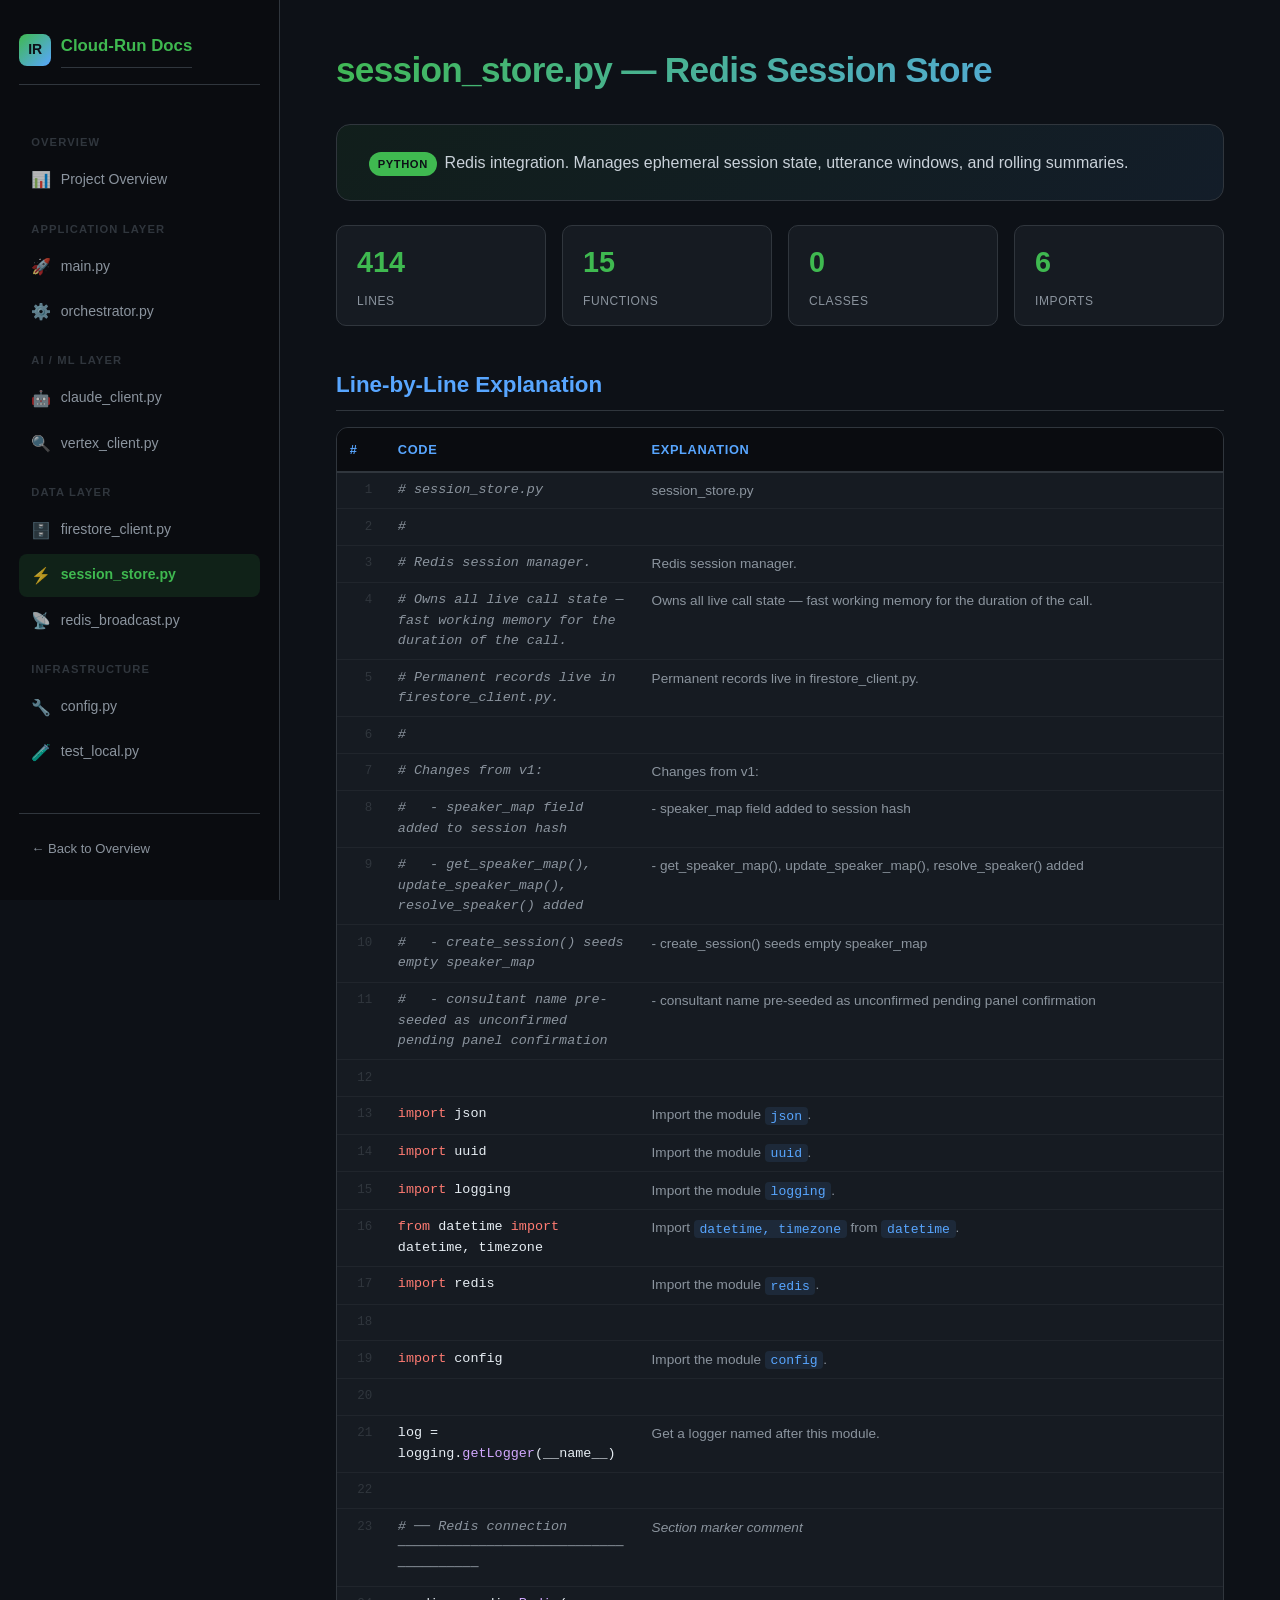
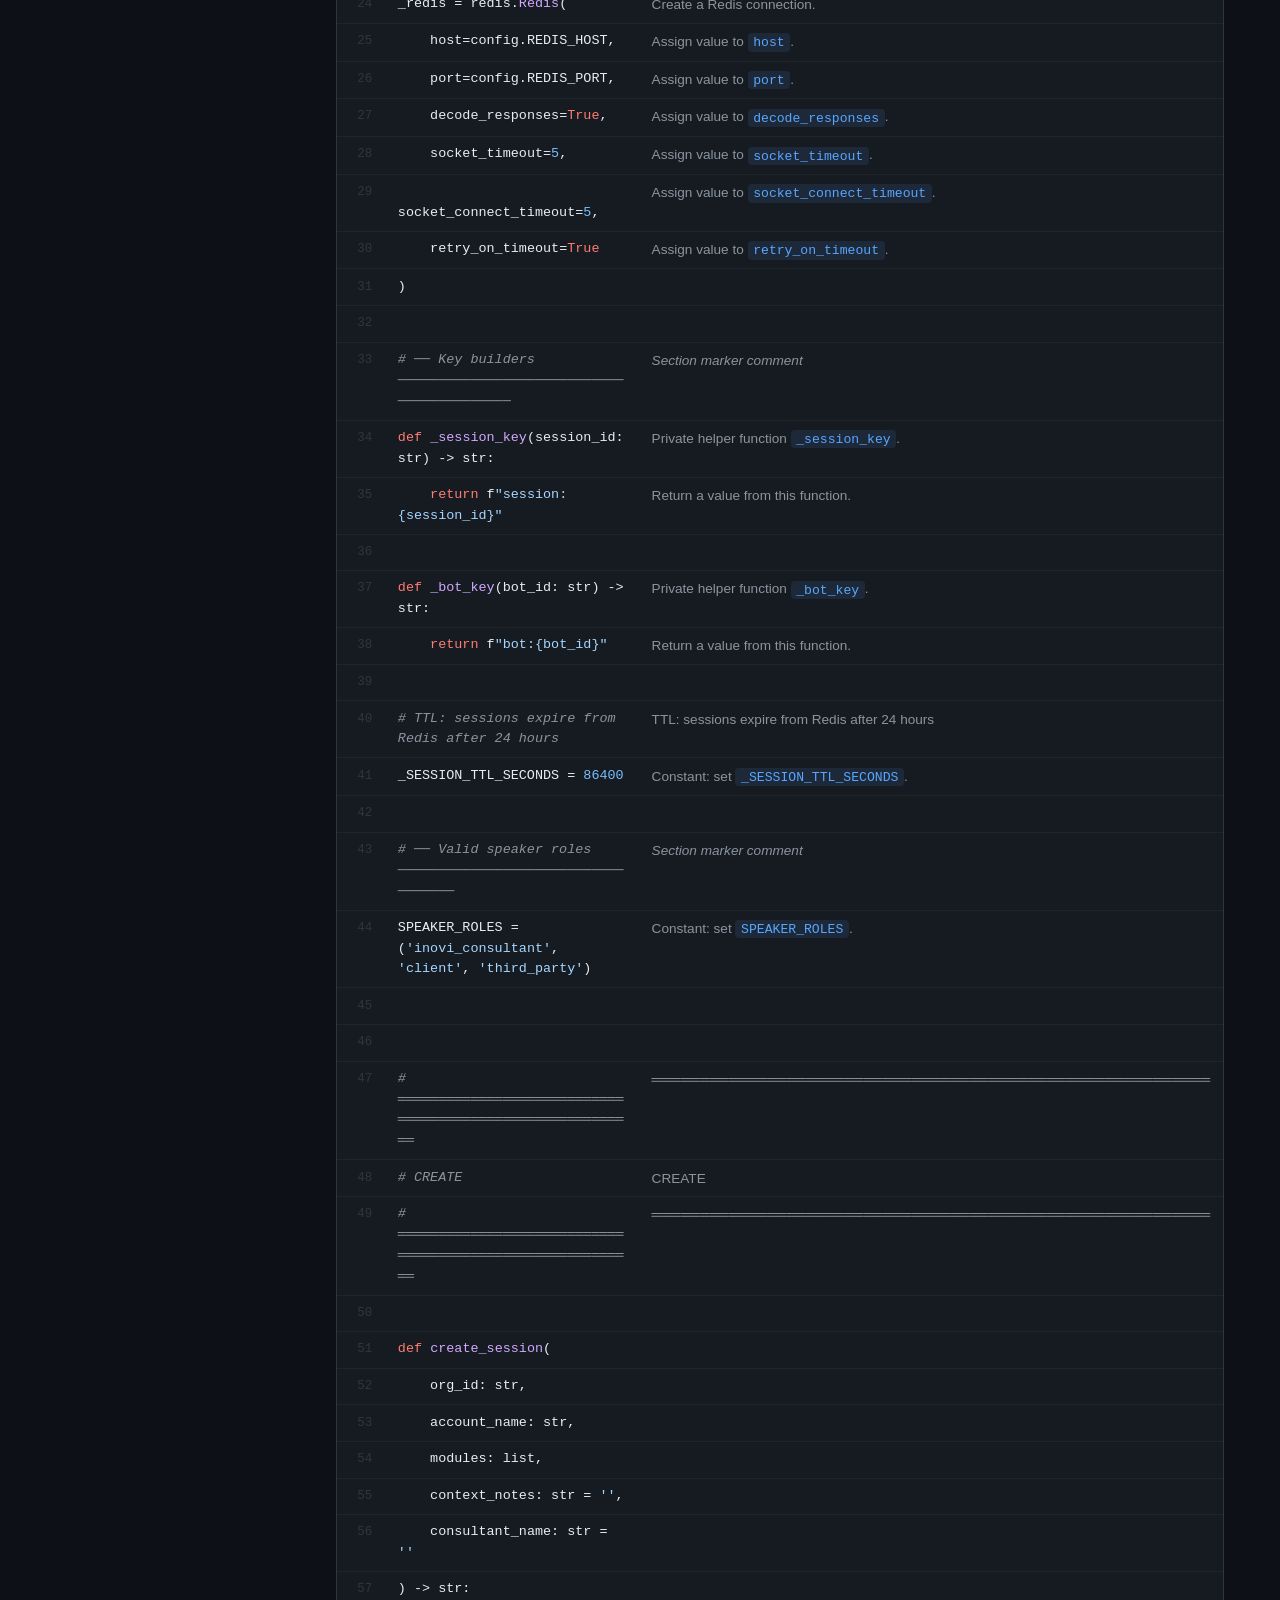
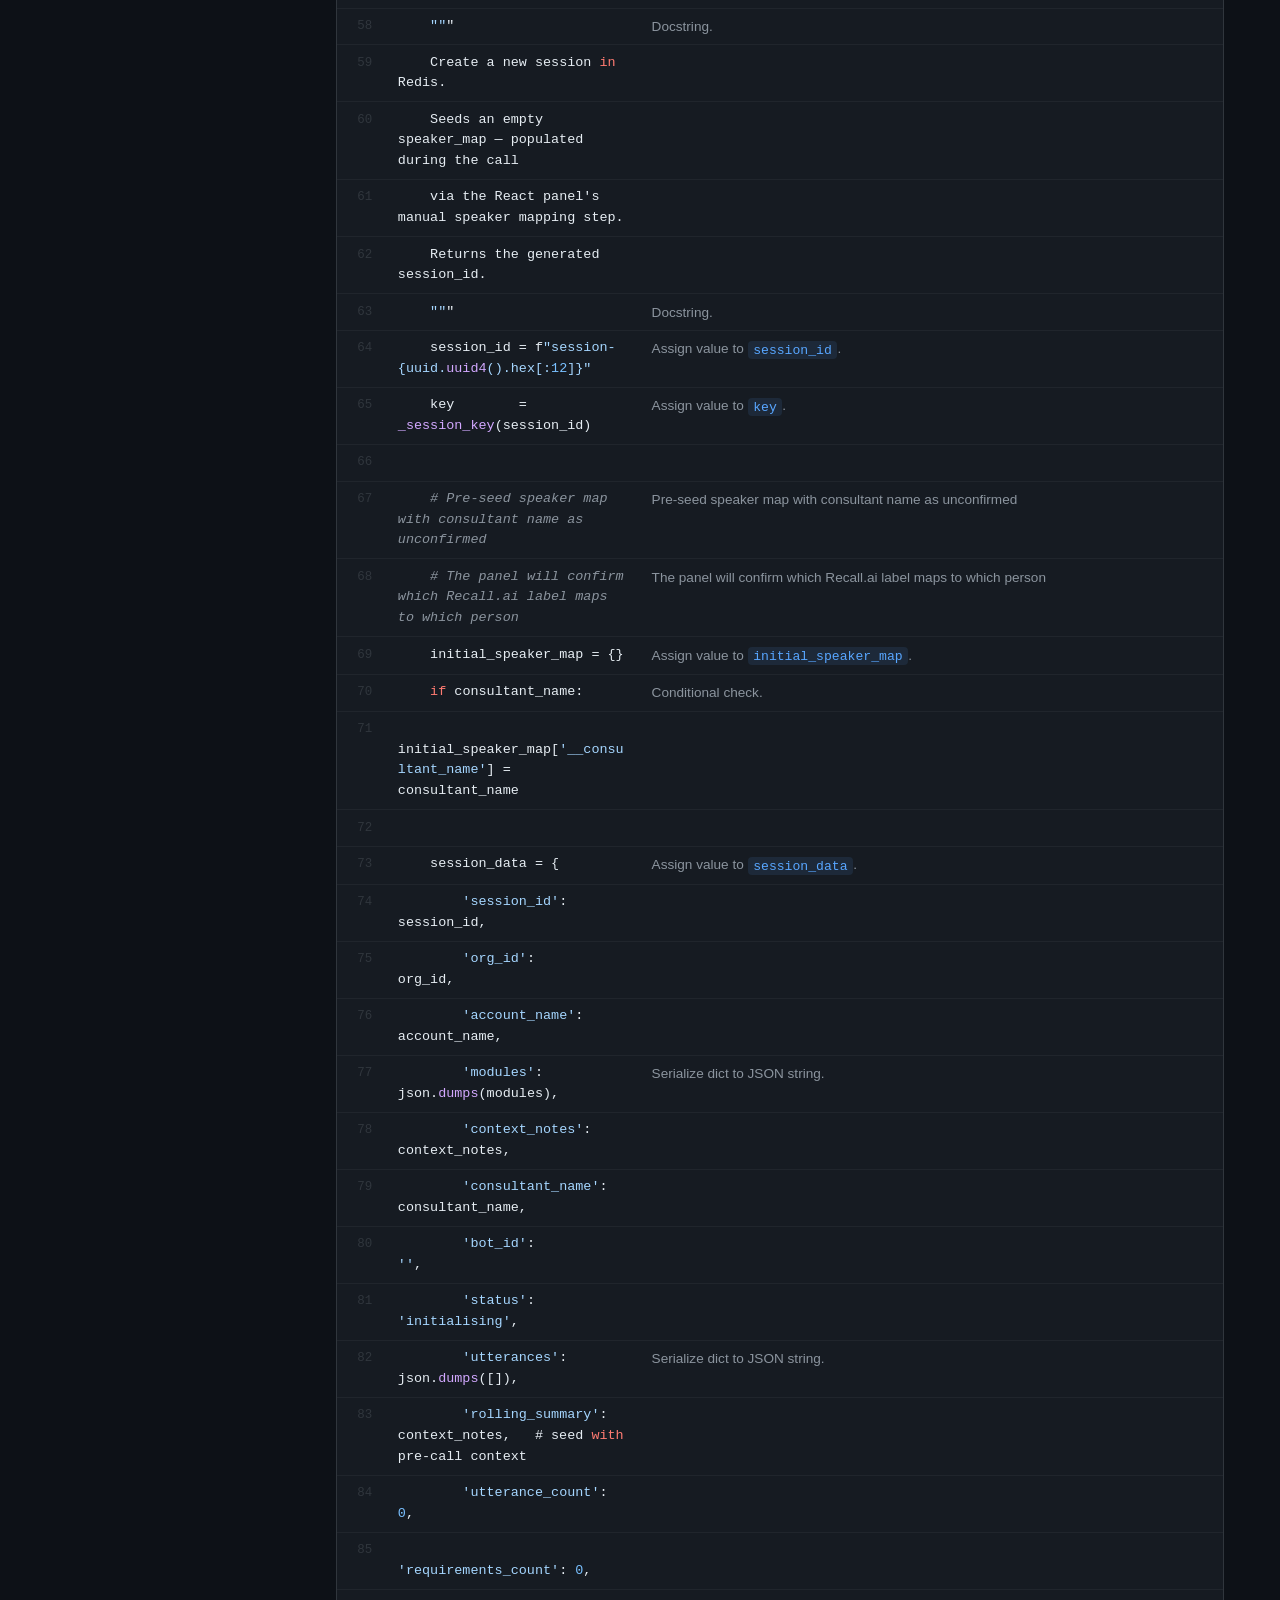
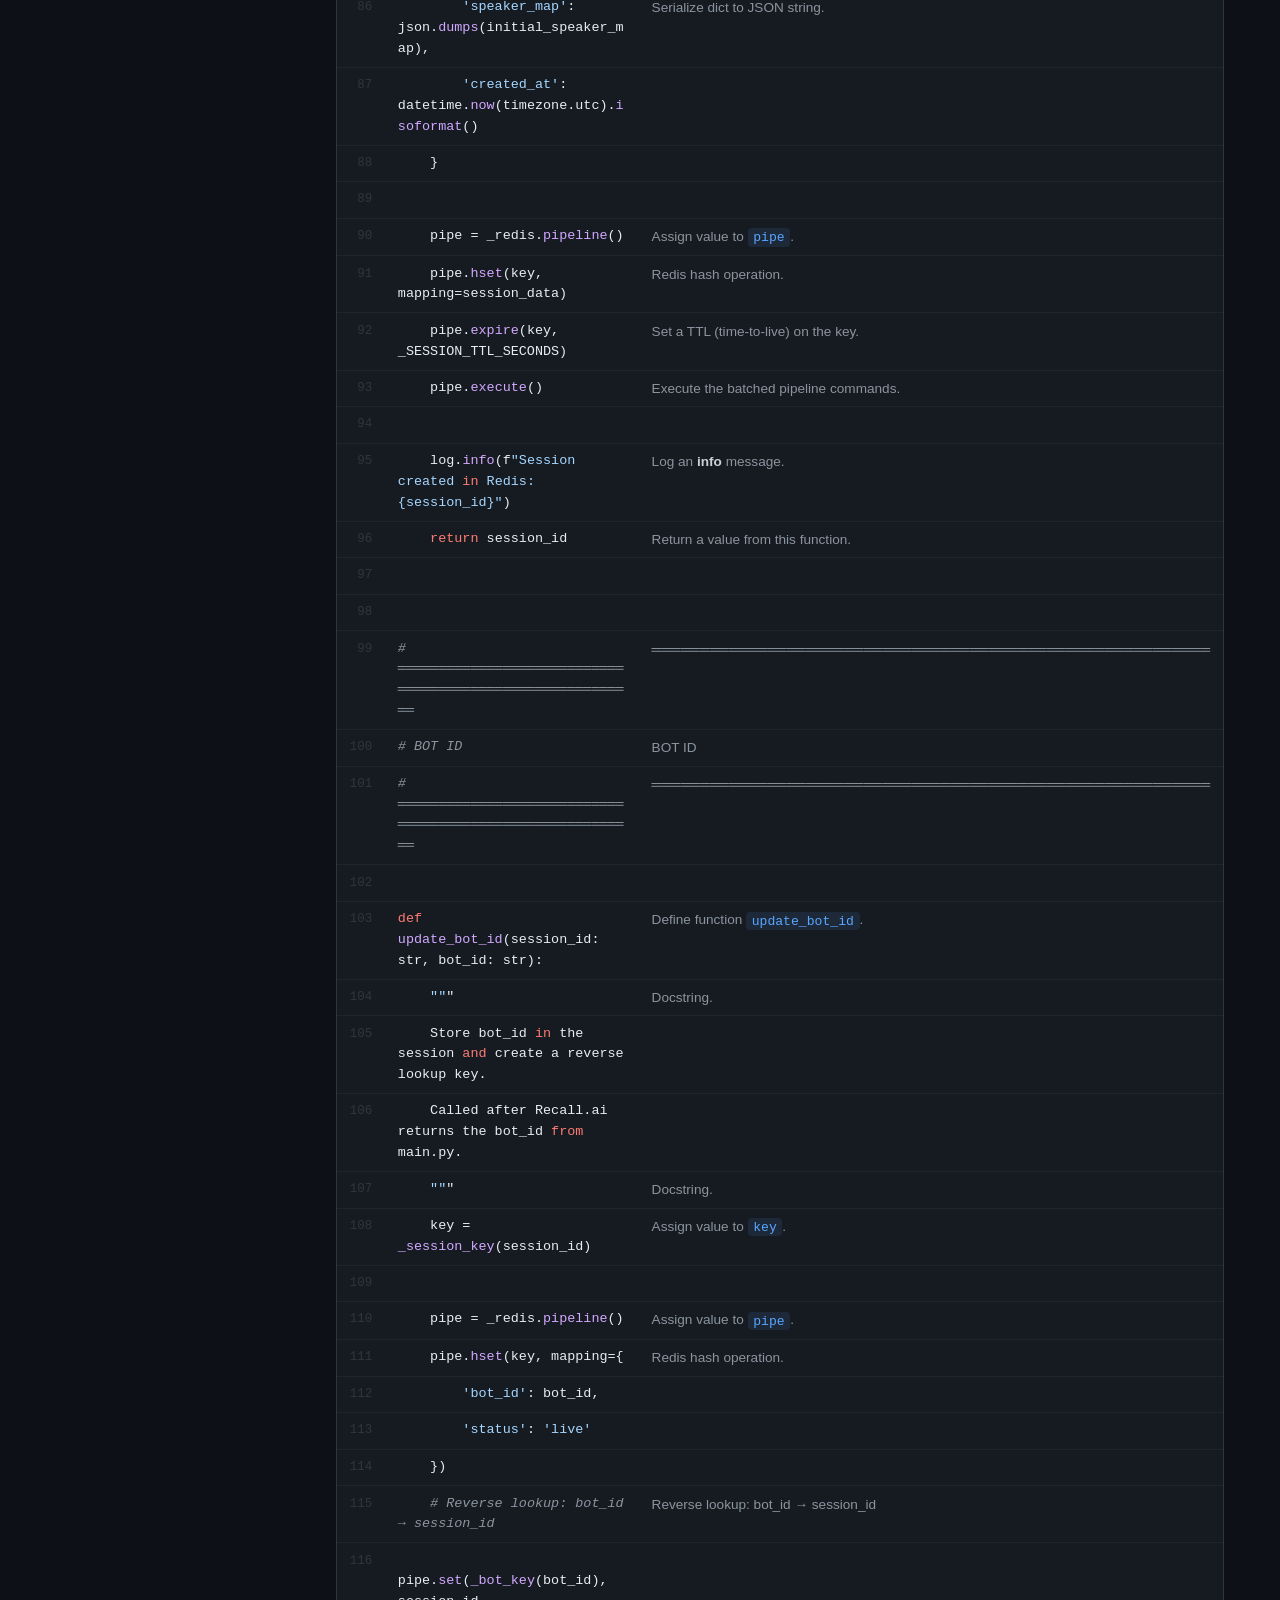
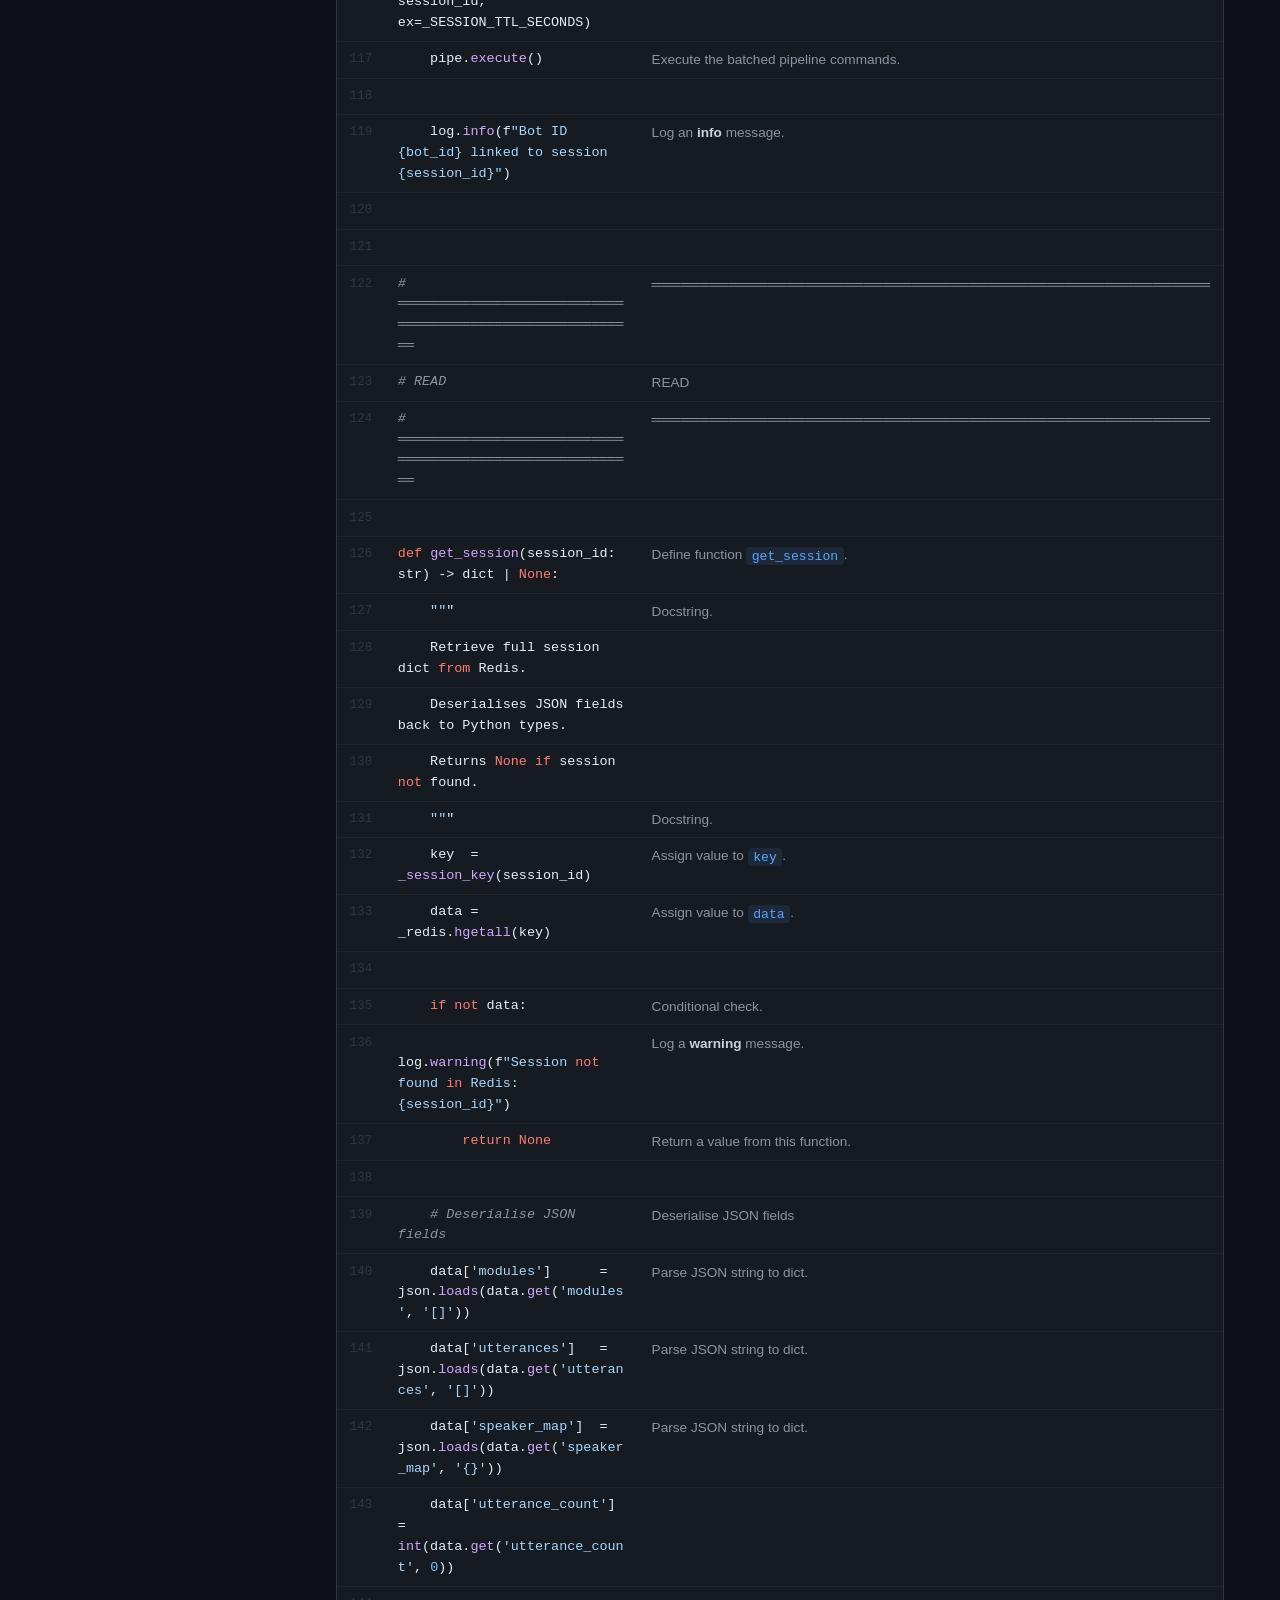
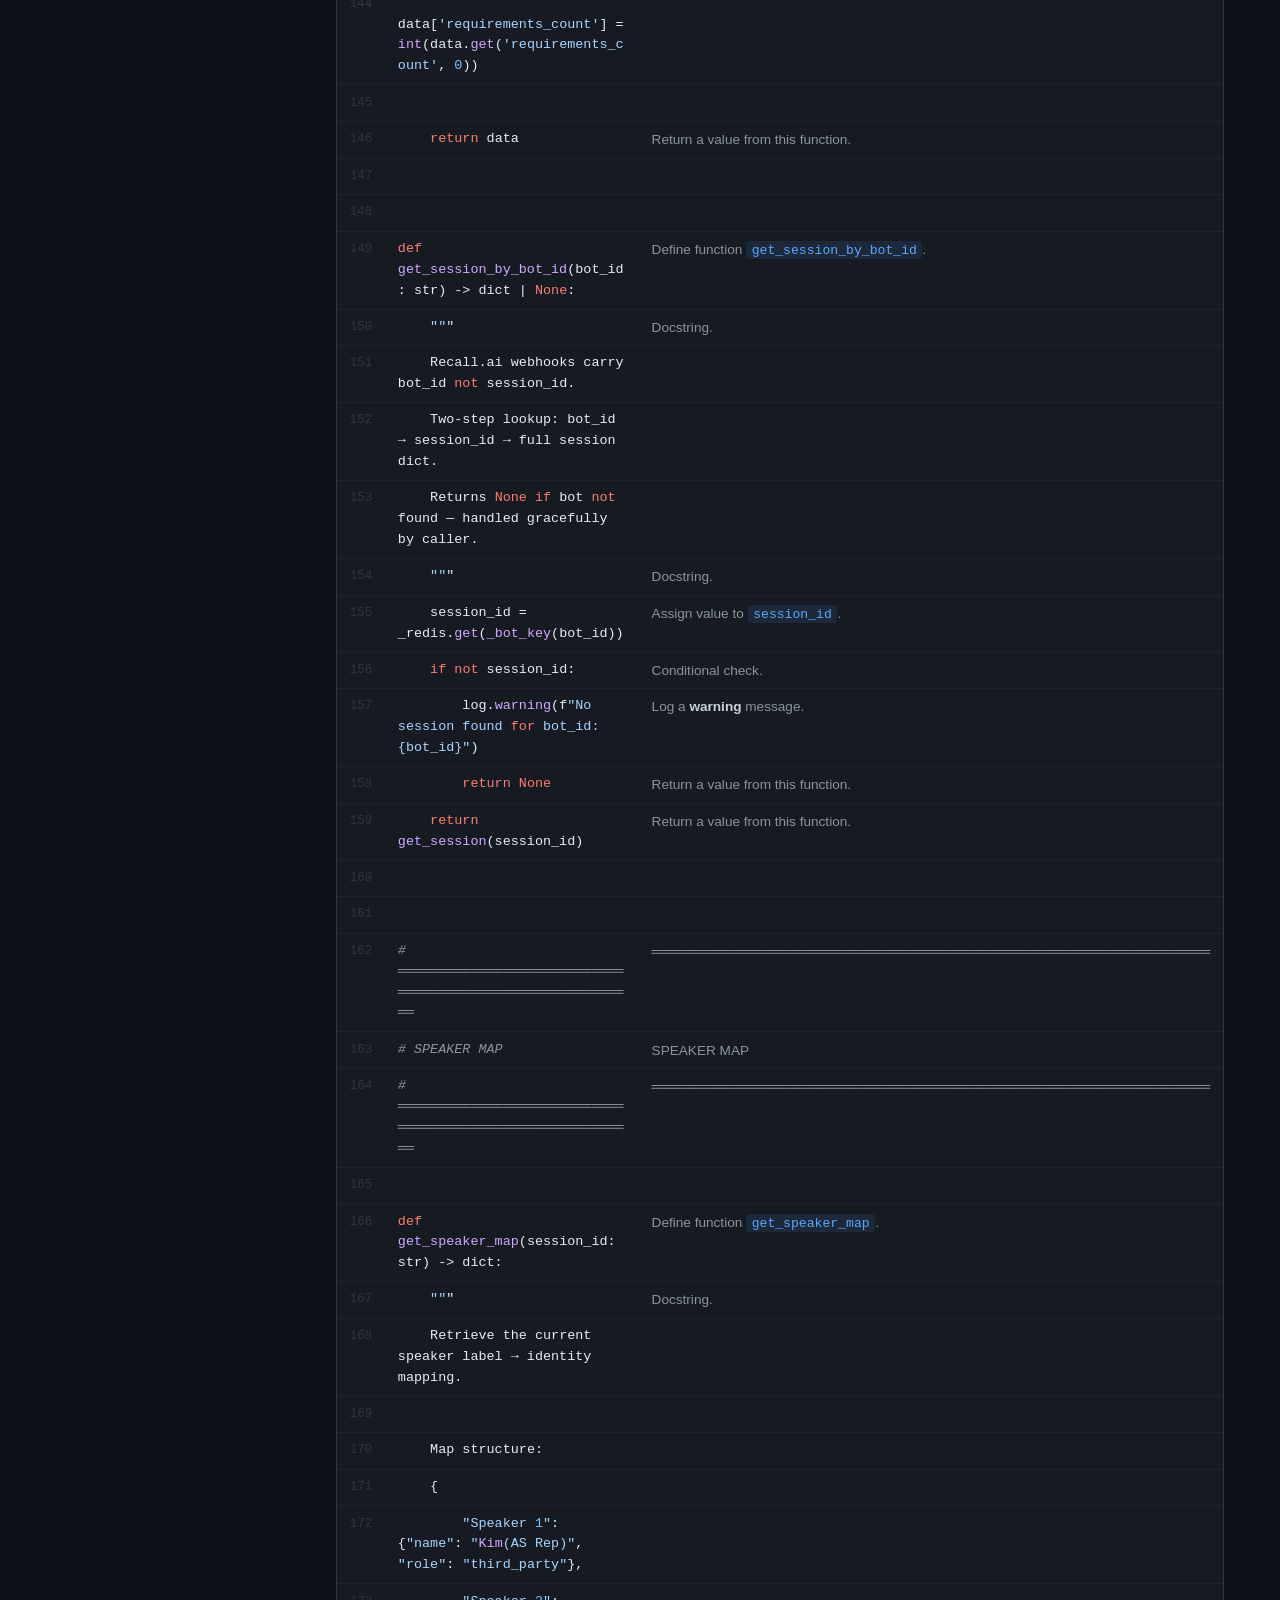
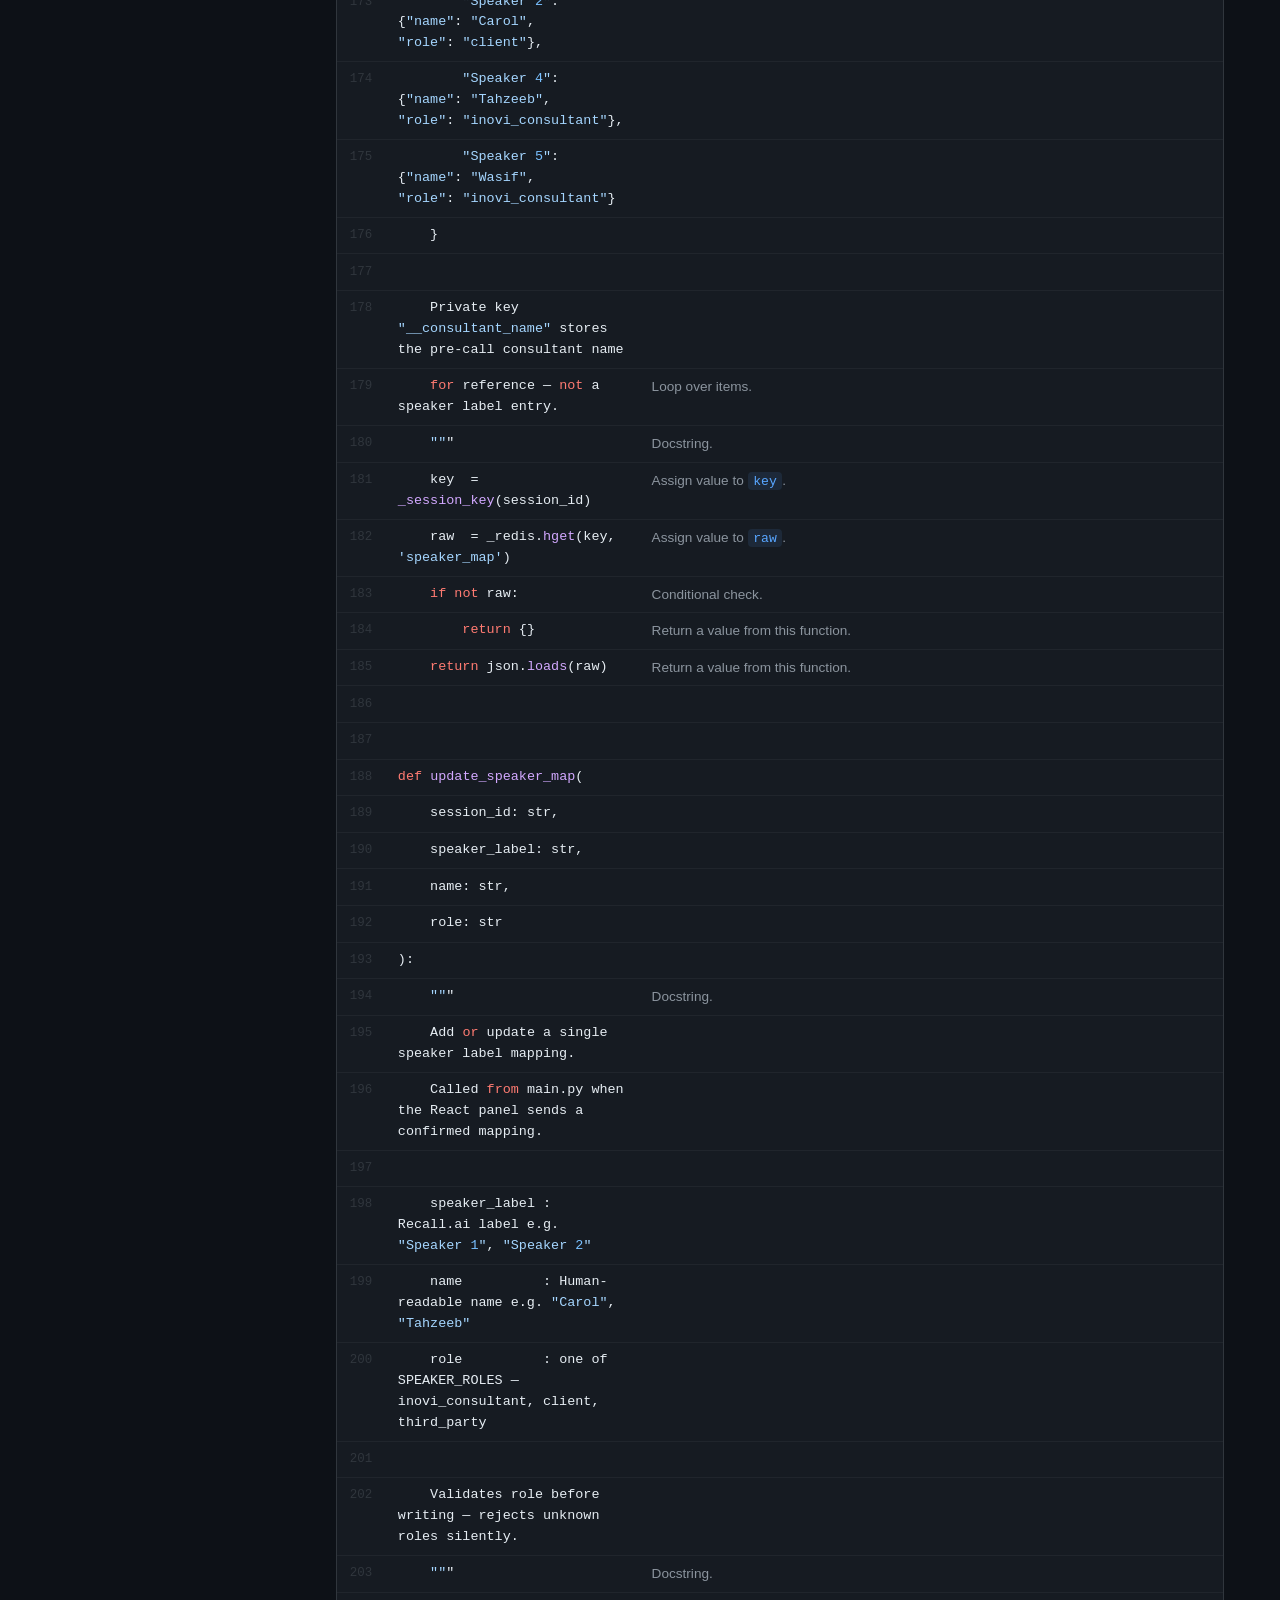
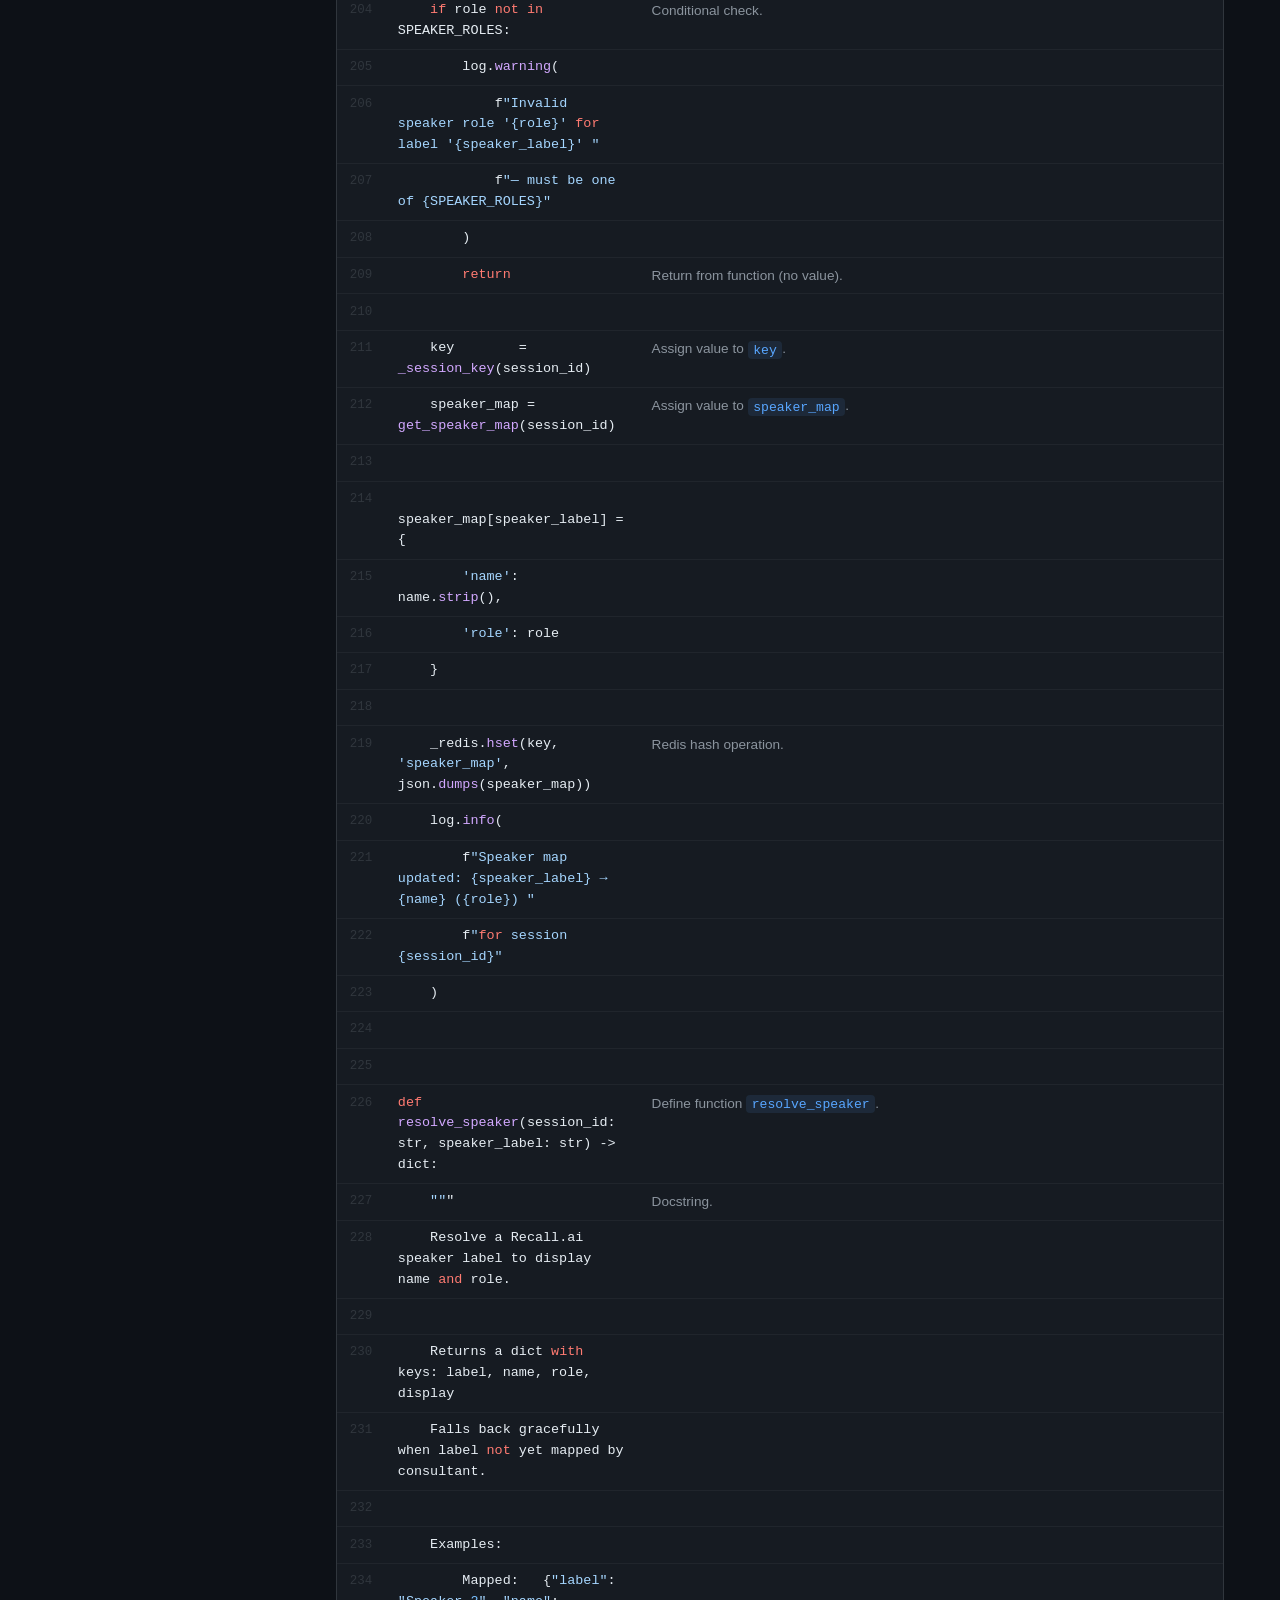
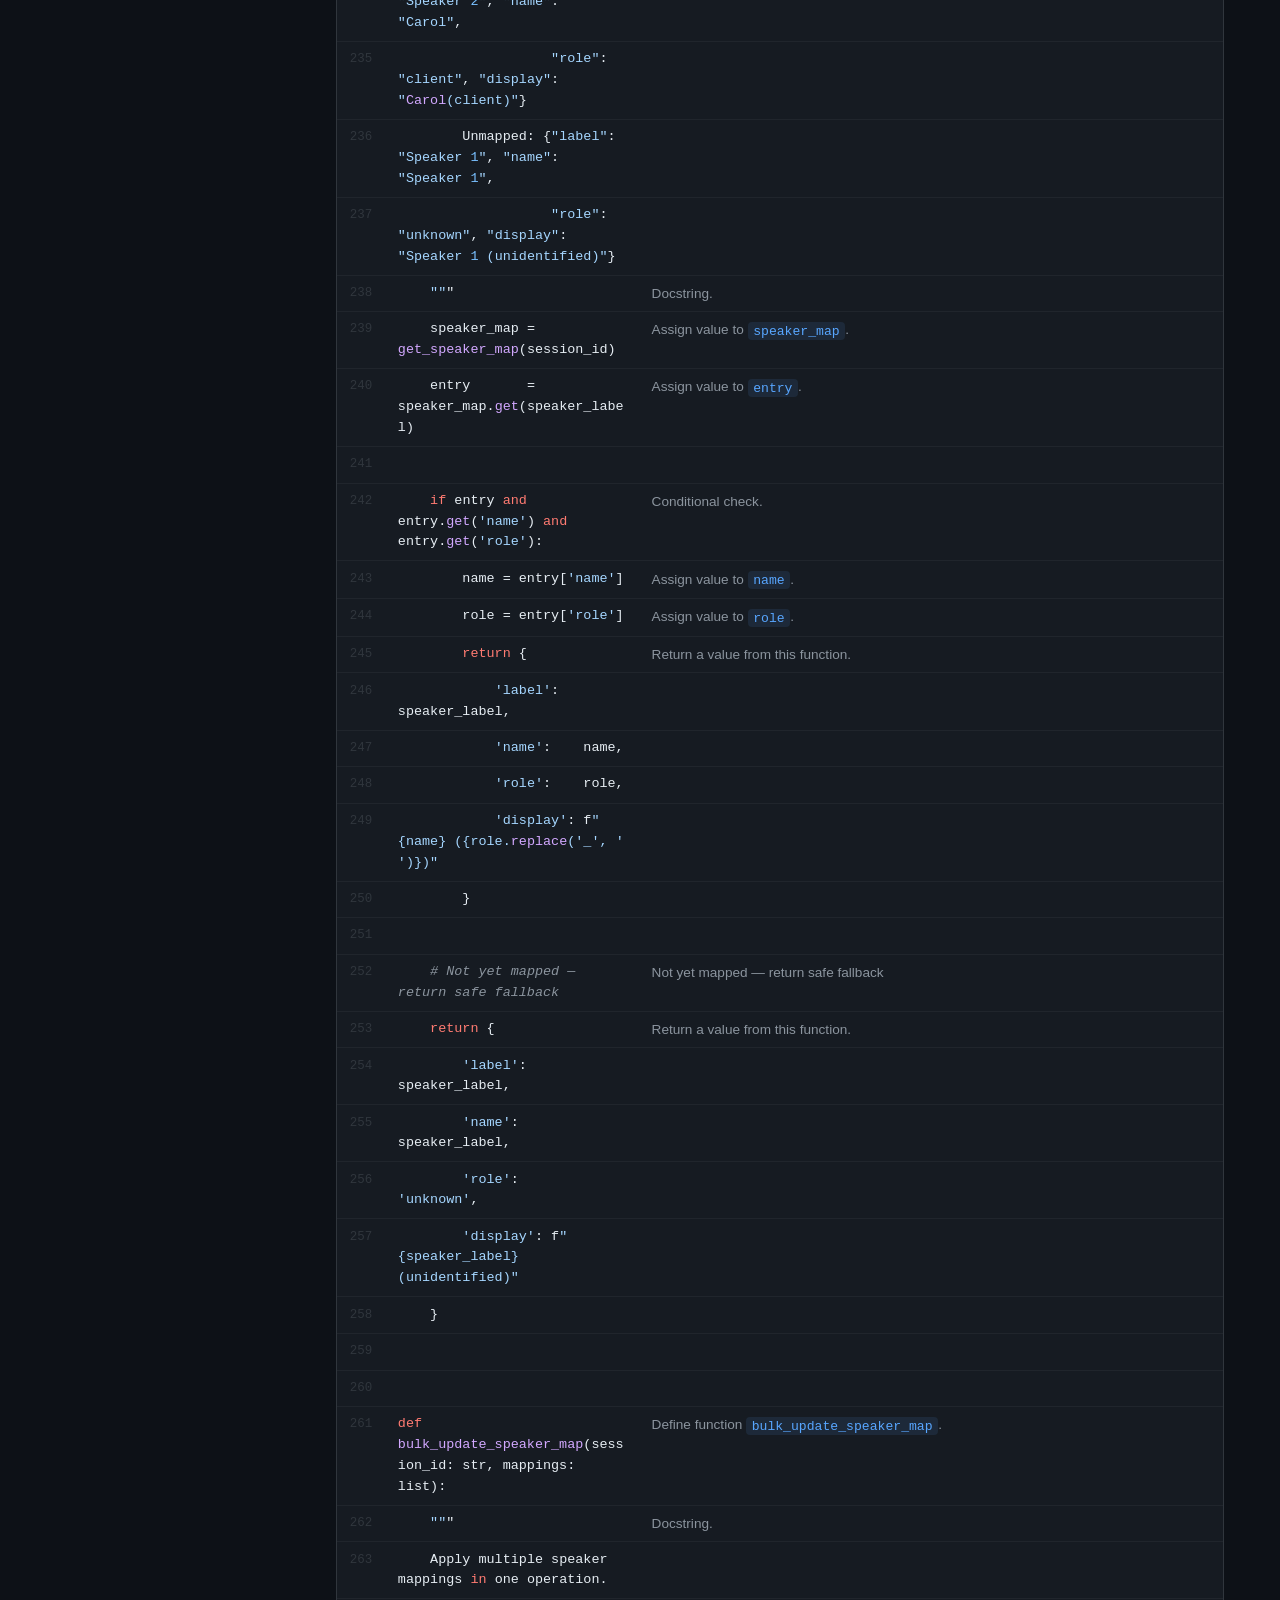
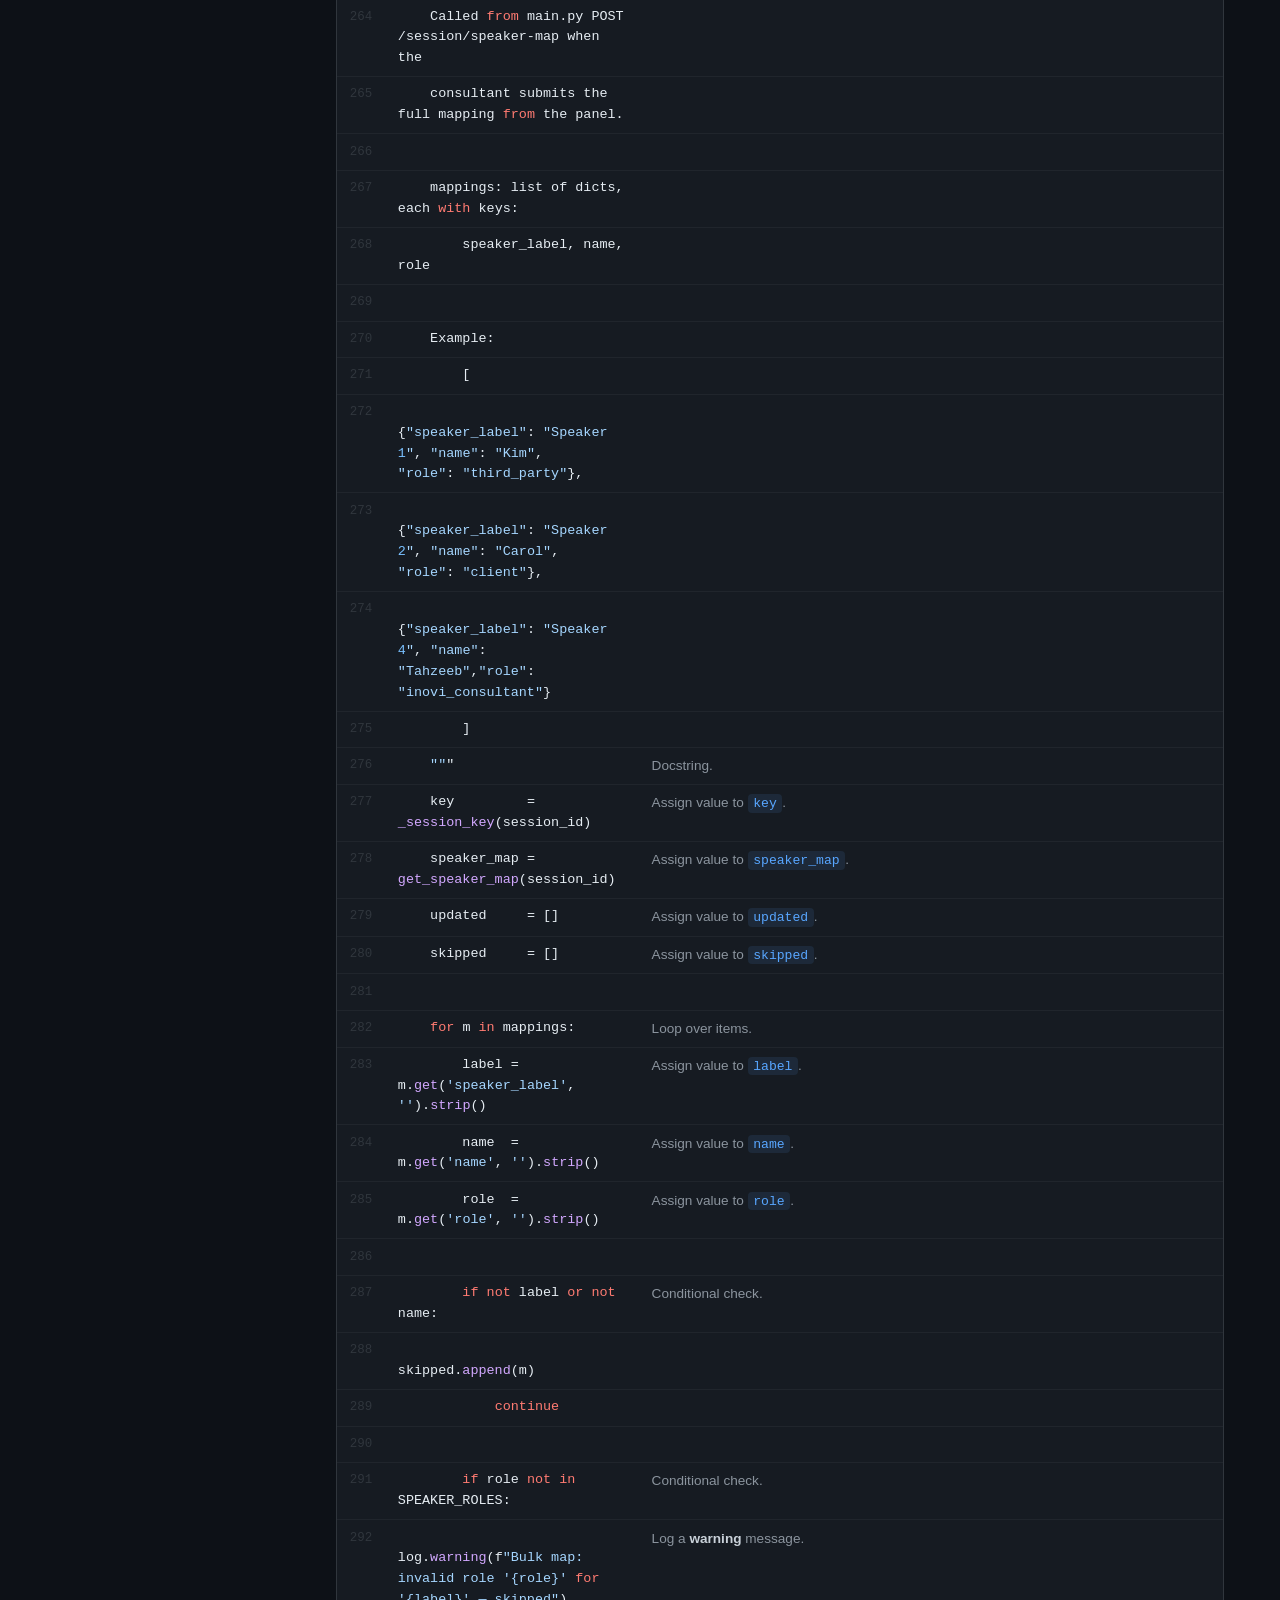
<file: session.html>
<!DOCTYPE html>
<html lang="en">
<head>
<meta charset="UTF-8">
<meta name="viewport" content="width=device-width, initial-scale=1.0">
<title>session_store.py — Redis Session Store | Cloud-Run Code Docs</title>
<link rel="stylesheet" href="style.css">
</head>
<body>
<div class="container">
<aside class="sidebar">
<div class="sidebar-brand"><div class="logo">IR</div><h2>Cloud-Run Docs</h2></div>
<ul>
<div class="section-label">Overview</div>
<li><a href="index.html" ><span class="icon">&#x1F4CA;</span>Project Overview</a></li>
<div class="section-label">Application Layer</div>
<li><a href="main.html" ><span class="icon">&#x1F680;</span>main.py</a></li>
<li><a href="orchestrator.html" ><span class="icon">&#x2699;&#xFE0F;</span>orchestrator.py</a></li>
<div class="section-label">AI / ML Layer</div>
<li><a href="claude_client.html" ><span class="icon">&#x1F916;</span>claude_client.py</a></li>
<li><a href="vertex.html" ><span class="icon">&#x1F50D;</span>vertex_client.py</a></li>
<div class="section-label">Data Layer</div>
<li><a href="firestore.html" ><span class="icon">&#x1F5C4;&#xFE0F;</span>firestore_client.py</a></li>
<li><a href="session.html" class="active"><span class="icon">&#x26A1;</span>session_store.py</a></li>
<li><a href="redis.html" ><span class="icon">&#x1F4E1;</span>redis_broadcast.py</a></li>
<div class="section-label">Infrastructure</div>
<li><a href="config.html" ><span class="icon">&#x1F527;</span>config.py</a></li>
<li><a href="test.html" ><span class="icon">&#x1F9EA;</span>test_local.py</a></li>
</ul>
<div class="back"><a href="index.html">&larr; Back to Overview</a></div>
</aside>
<main class="main">
<h1>session_store.py — Redis Session Store</h1>
<div class="hero"><p><span class="badge">Python</span>Redis integration. Manages ephemeral session state, utterance windows, and rolling summaries.</p></div>
<div class="stats">
  <div class="stat"><span class="num">414</span><span class="label">Lines</span></div>
  <div class="stat"><span class="num">15</span><span class="label">Functions</span></div>
  <div class="stat"><span class="num">0</span><span class="label">Classes</span></div>
  <div class="stat"><span class="num">6</span><span class="label">Imports</span></div>
</div>
<h2>Line-by-Line Explanation</h2>
<div class="table-wrap"><table><thead><tr><th>#</th><th>Code</th><th>Explanation</th></tr></thead><tbody><tr><td class="lineno">1</td><td class="code"><span class="cmt"># session_store.py</span></td><td class="explain">session_store.py</td></tr>
<tr><td class="lineno">2</td><td class="code"><span class="cmt">#</span></td><td class="explain"></td></tr>
<tr><td class="lineno">3</td><td class="code"><span class="cmt"># Redis session manager.</span></td><td class="explain">Redis session manager.</td></tr>
<tr><td class="lineno">4</td><td class="code"><span class="cmt"># Owns all live call state — fast working memory for the duration of the call.</span></td><td class="explain">Owns all live call state — fast working memory for the duration of the call.</td></tr>
<tr><td class="lineno">5</td><td class="code"><span class="cmt"># Permanent records live in firestore_client.py.</span></td><td class="explain">Permanent records live in firestore_client.py.</td></tr>
<tr><td class="lineno">6</td><td class="code"><span class="cmt">#</span></td><td class="explain"></td></tr>
<tr><td class="lineno">7</td><td class="code"><span class="cmt"># Changes from v1:</span></td><td class="explain">Changes from v1:</td></tr>
<tr><td class="lineno">8</td><td class="code"><span class="cmt">#   - speaker_map field added to session hash</span></td><td class="explain">- speaker_map field added to session hash</td></tr>
<tr><td class="lineno">9</td><td class="code"><span class="cmt">#   - get_speaker_map(), update_speaker_map(), resolve_speaker() added</span></td><td class="explain">- get_speaker_map(), update_speaker_map(), resolve_speaker() added</td></tr>
<tr><td class="lineno">10</td><td class="code"><span class="cmt">#   - create_session() seeds empty speaker_map</span></td><td class="explain">- create_session() seeds empty speaker_map</td></tr>
<tr><td class="lineno">11</td><td class="code"><span class="cmt">#   - consultant name pre-seeded as unconfirmed pending panel confirmation</span></td><td class="explain">- consultant name pre-seeded as unconfirmed pending panel confirmation</td></tr>
<tr><td class="lineno">12</td><td class="code">&nbsp;</td><td class="explain"></td></tr>
<tr><td class="lineno">13</td><td class="code"><span class="kw">import</span> json</td><td class="explain">Import the module <code>json</code>.</td></tr>
<tr><td class="lineno">14</td><td class="code"><span class="kw">import</span> uuid</td><td class="explain">Import the module <code>uuid</code>.</td></tr>
<tr><td class="lineno">15</td><td class="code"><span class="kw">import</span> logging</td><td class="explain">Import the module <code>logging</code>.</td></tr>
<tr><td class="lineno">16</td><td class="code"><span class="kw">from</span> datetime <span class="kw">import</span> datetime, timezone</td><td class="explain">Import <code>datetime, timezone</code> from <code>datetime</code>.</td></tr>
<tr><td class="lineno">17</td><td class="code"><span class="kw">import</span> redis</td><td class="explain">Import the module <code>redis</code>.</td></tr>
<tr><td class="lineno">18</td><td class="code">&nbsp;</td><td class="explain"></td></tr>
<tr><td class="lineno">19</td><td class="code"><span class="kw">import</span> config</td><td class="explain">Import the module <code>config</code>.</td></tr>
<tr><td class="lineno">20</td><td class="code">&nbsp;</td><td class="explain"></td></tr>
<tr><td class="lineno">21</td><td class="code">log = logging.<span class="fn">getLogger</span>(__name__)</td><td class="explain">Get a logger named after this module.</td></tr>
<tr><td class="lineno">22</td><td class="code">&nbsp;</td><td class="explain"></td></tr>
<tr><td class="lineno">23</td><td class="code"><span class="cmt"># ── Redis connection ──────────────────────────────────────</span></td><td class="explain"><em>Section marker comment</em></td></tr>
<tr><td class="lineno">24</td><td class="code">_redis = redis.<span class="fn">Redis</span>(</td><td class="explain">Create a Redis connection.</td></tr>
<tr><td class="lineno">25</td><td class="code">    host=config.REDIS_HOST,</td><td class="explain">Assign value to <code>host</code>.</td></tr>
<tr><td class="lineno">26</td><td class="code">    port=config.REDIS_PORT,</td><td class="explain">Assign value to <code>port</code>.</td></tr>
<tr><td class="lineno">27</td><td class="code">    decode_responses=<span class="kw">True</span>,</td><td class="explain">Assign value to <code>decode_responses</code>.</td></tr>
<tr><td class="lineno">28</td><td class="code">    socket_timeout=<span class="num">5</span>,</td><td class="explain">Assign value to <code>socket_timeout</code>.</td></tr>
<tr><td class="lineno">29</td><td class="code">    socket_connect_timeout=<span class="num">5</span>,</td><td class="explain">Assign value to <code>socket_connect_timeout</code>.</td></tr>
<tr><td class="lineno">30</td><td class="code">    retry_on_timeout=<span class="kw">True</span></td><td class="explain">Assign value to <code>retry_on_timeout</code>.</td></tr>
<tr><td class="lineno">31</td><td class="code">)</td><td class="explain"></td></tr>
<tr><td class="lineno">32</td><td class="code">&nbsp;</td><td class="explain"></td></tr>
<tr><td class="lineno">33</td><td class="code"><span class="cmt"># ── Key builders ──────────────────────────────────────────</span></td><td class="explain"><em>Section marker comment</em></td></tr>
<tr><td class="lineno">34</td><td class="code"><span class="kw">def</span> <span class="fn">_session_key</span>(session_id: str) -&gt; str:</td><td class="explain">Private helper function <code>_session_key</code>.</td></tr>
<tr><td class="lineno">35</td><td class="code">    <span class="kw">return</span> f<span class="str">&quot;session:{session_id}&quot;</span></td><td class="explain">Return a value from this function.</td></tr>
<tr><td class="lineno">36</td><td class="code">&nbsp;</td><td class="explain"></td></tr>
<tr><td class="lineno">37</td><td class="code"><span class="kw">def</span> <span class="fn">_bot_key</span>(bot_id: str) -&gt; str:</td><td class="explain">Private helper function <code>_bot_key</code>.</td></tr>
<tr><td class="lineno">38</td><td class="code">    <span class="kw">return</span> f<span class="str">&quot;bot:{bot_id}&quot;</span></td><td class="explain">Return a value from this function.</td></tr>
<tr><td class="lineno">39</td><td class="code">&nbsp;</td><td class="explain"></td></tr>
<tr><td class="lineno">40</td><td class="code"><span class="cmt"># TTL: sessions expire from Redis after 24 hours</span></td><td class="explain">TTL: sessions expire from Redis after 24 hours</td></tr>
<tr><td class="lineno">41</td><td class="code">_SESSION_TTL_SECONDS = <span class="num">86400</span></td><td class="explain">Constant: set <code>_SESSION_TTL_SECONDS</code>.</td></tr>
<tr><td class="lineno">42</td><td class="code">&nbsp;</td><td class="explain"></td></tr>
<tr><td class="lineno">43</td><td class="code"><span class="cmt"># ── Valid speaker roles ───────────────────────────────────</span></td><td class="explain"><em>Section marker comment</em></td></tr>
<tr><td class="lineno">44</td><td class="code">SPEAKER_ROLES = (<span class="str">&#x27;inovi_consultant&#x27;</span>, <span class="str">&#x27;client&#x27;</span>, <span class="str">&#x27;third_party&#x27;</span>)</td><td class="explain">Constant: set <code>SPEAKER_ROLES</code>.</td></tr>
<tr><td class="lineno">45</td><td class="code">&nbsp;</td><td class="explain"></td></tr>
<tr><td class="lineno">46</td><td class="code">&nbsp;</td><td class="explain"></td></tr>
<tr><td class="lineno">47</td><td class="code"><span class="cmt"># ══════════════════════════════════════════════════════════</span></td><td class="explain">══════════════════════════════════════════════════════════</td></tr>
<tr><td class="lineno">48</td><td class="code"><span class="cmt"># CREATE</span></td><td class="explain">CREATE</td></tr>
<tr><td class="lineno">49</td><td class="code"><span class="cmt"># ══════════════════════════════════════════════════════════</span></td><td class="explain">══════════════════════════════════════════════════════════</td></tr>
<tr><td class="lineno">50</td><td class="code">&nbsp;</td><td class="explain"></td></tr>
<tr><td class="lineno">51</td><td class="code"><span class="kw">def</span> <span class="fn">create_session</span>(</td><td class="explain"></td></tr>
<tr><td class="lineno">52</td><td class="code">    org_id: str,</td><td class="explain"></td></tr>
<tr><td class="lineno">53</td><td class="code">    account_name: str,</td><td class="explain"></td></tr>
<tr><td class="lineno">54</td><td class="code">    modules: list,</td><td class="explain"></td></tr>
<tr><td class="lineno">55</td><td class="code">    context_notes: str = <span class="str">&#x27;&#x27;</span>,</td><td class="explain"></td></tr>
<tr><td class="lineno">56</td><td class="code">    consultant_name: str = <span class="str">&#x27;&#x27;</span></td><td class="explain"></td></tr>
<tr><td class="lineno">57</td><td class="code">) -&gt; str:</td><td class="explain"></td></tr>
<tr><td class="lineno">58</td><td class="code">    <span class="str">&quot;&quot;</span>&quot;</td><td class="explain">Docstring.</td></tr>
<tr><td class="lineno">59</td><td class="code">    Create a new session <span class="kw">in</span> Redis.</td><td class="explain"></td></tr>
<tr><td class="lineno">60</td><td class="code">    Seeds an empty speaker_map — populated during the call</td><td class="explain"></td></tr>
<tr><td class="lineno">61</td><td class="code">    via the React panel&#x27;s manual speaker mapping step.</td><td class="explain"></td></tr>
<tr><td class="lineno">62</td><td class="code">    Returns the generated session_id.</td><td class="explain"></td></tr>
<tr><td class="lineno">63</td><td class="code">    <span class="str">&quot;&quot;</span>&quot;</td><td class="explain">Docstring.</td></tr>
<tr><td class="lineno">64</td><td class="code">    session_id = f<span class="str">&quot;session-{uuid.<span class="fn">uuid4</span>().hex[:<span class="num">12</span>]}&quot;</span></td><td class="explain">Assign value to <code>session_id</code>.</td></tr>
<tr><td class="lineno">65</td><td class="code">    key        = <span class="fn">_session_key</span>(session_id)</td><td class="explain">Assign value to <code>key</code>.</td></tr>
<tr><td class="lineno">66</td><td class="code">&nbsp;</td><td class="explain"></td></tr>
<tr><td class="lineno">67</td><td class="code"><span class="cmt">    # Pre-seed speaker map with consultant name as unconfirmed</span></td><td class="explain">Pre-seed speaker map with consultant name as unconfirmed</td></tr>
<tr><td class="lineno">68</td><td class="code"><span class="cmt">    # The panel will confirm which Recall.ai label maps to which person</span></td><td class="explain">The panel will confirm which Recall.ai label maps to which person</td></tr>
<tr><td class="lineno">69</td><td class="code">    initial_speaker_map = {}</td><td class="explain">Assign value to <code>initial_speaker_map</code>.</td></tr>
<tr><td class="lineno">70</td><td class="code">    <span class="kw">if</span> consultant_name:</td><td class="explain">Conditional check.</td></tr>
<tr><td class="lineno">71</td><td class="code">        initial_speaker_map[<span class="str">&#x27;__consultant_name&#x27;</span>] = consultant_name</td><td class="explain"></td></tr>
<tr><td class="lineno">72</td><td class="code">&nbsp;</td><td class="explain"></td></tr>
<tr><td class="lineno">73</td><td class="code">    session_data = {</td><td class="explain">Assign value to <code>session_data</code>.</td></tr>
<tr><td class="lineno">74</td><td class="code">        <span class="str">&#x27;session_id&#x27;</span>:         session_id,</td><td class="explain"></td></tr>
<tr><td class="lineno">75</td><td class="code">        <span class="str">&#x27;org_id&#x27;</span>:             org_id,</td><td class="explain"></td></tr>
<tr><td class="lineno">76</td><td class="code">        <span class="str">&#x27;account_name&#x27;</span>:       account_name,</td><td class="explain"></td></tr>
<tr><td class="lineno">77</td><td class="code">        <span class="str">&#x27;modules&#x27;</span>:            json.<span class="fn">dumps</span>(modules),</td><td class="explain">Serialize dict to JSON string.</td></tr>
<tr><td class="lineno">78</td><td class="code">        <span class="str">&#x27;context_notes&#x27;</span>:      context_notes,</td><td class="explain"></td></tr>
<tr><td class="lineno">79</td><td class="code">        <span class="str">&#x27;consultant_name&#x27;</span>:    consultant_name,</td><td class="explain"></td></tr>
<tr><td class="lineno">80</td><td class="code">        <span class="str">&#x27;bot_id&#x27;</span>:             <span class="str">&#x27;&#x27;</span>,</td><td class="explain"></td></tr>
<tr><td class="lineno">81</td><td class="code">        <span class="str">&#x27;status&#x27;</span>:             <span class="str">&#x27;initialising&#x27;</span>,</td><td class="explain"></td></tr>
<tr><td class="lineno">82</td><td class="code">        <span class="str">&#x27;utterances&#x27;</span>:         json.<span class="fn">dumps</span>([]),</td><td class="explain">Serialize dict to JSON string.</td></tr>
<tr><td class="lineno">83</td><td class="code">        <span class="str">&#x27;rolling_summary&#x27;</span>:    context_notes,   # seed <span class="kw">with</span> pre-call context</td><td class="explain"></td></tr>
<tr><td class="lineno">84</td><td class="code">        <span class="str">&#x27;utterance_count&#x27;</span>:    <span class="num">0</span>,</td><td class="explain"></td></tr>
<tr><td class="lineno">85</td><td class="code">        <span class="str">&#x27;requirements_count&#x27;</span>: <span class="num">0</span>,</td><td class="explain"></td></tr>
<tr><td class="lineno">86</td><td class="code">        <span class="str">&#x27;speaker_map&#x27;</span>:        json.<span class="fn">dumps</span>(initial_speaker_map),</td><td class="explain">Serialize dict to JSON string.</td></tr>
<tr><td class="lineno">87</td><td class="code">        <span class="str">&#x27;created_at&#x27;</span>:         datetime.<span class="fn">now</span>(timezone.utc).<span class="fn">isoformat</span>()</td><td class="explain"></td></tr>
<tr><td class="lineno">88</td><td class="code">    }</td><td class="explain"></td></tr>
<tr><td class="lineno">89</td><td class="code">&nbsp;</td><td class="explain"></td></tr>
<tr><td class="lineno">90</td><td class="code">    pipe = _redis.<span class="fn">pipeline</span>()</td><td class="explain">Assign value to <code>pipe</code>.</td></tr>
<tr><td class="lineno">91</td><td class="code">    pipe.<span class="fn">hset</span>(key, mapping=session_data)</td><td class="explain">Redis hash operation.</td></tr>
<tr><td class="lineno">92</td><td class="code">    pipe.<span class="fn">expire</span>(key, _SESSION_TTL_SECONDS)</td><td class="explain">Set a TTL (time-to-live) on the key.</td></tr>
<tr><td class="lineno">93</td><td class="code">    pipe.<span class="fn">execute</span>()</td><td class="explain">Execute the batched pipeline commands.</td></tr>
<tr><td class="lineno">94</td><td class="code">&nbsp;</td><td class="explain"></td></tr>
<tr><td class="lineno">95</td><td class="code">    log.<span class="fn">info</span>(f<span class="str">&quot;Session created <span class="kw">in</span> Redis: {session_id}&quot;</span>)</td><td class="explain">Log an <strong>info</strong> message.</td></tr>
<tr><td class="lineno">96</td><td class="code">    <span class="kw">return</span> session_id</td><td class="explain">Return a value from this function.</td></tr>
<tr><td class="lineno">97</td><td class="code">&nbsp;</td><td class="explain"></td></tr>
<tr><td class="lineno">98</td><td class="code">&nbsp;</td><td class="explain"></td></tr>
<tr><td class="lineno">99</td><td class="code"><span class="cmt"># ══════════════════════════════════════════════════════════</span></td><td class="explain">══════════════════════════════════════════════════════════</td></tr>
<tr><td class="lineno">100</td><td class="code"><span class="cmt"># BOT ID</span></td><td class="explain">BOT ID</td></tr>
<tr><td class="lineno">101</td><td class="code"><span class="cmt"># ══════════════════════════════════════════════════════════</span></td><td class="explain">══════════════════════════════════════════════════════════</td></tr>
<tr><td class="lineno">102</td><td class="code">&nbsp;</td><td class="explain"></td></tr>
<tr><td class="lineno">103</td><td class="code"><span class="kw">def</span> <span class="fn">update_bot_id</span>(session_id: str, bot_id: str):</td><td class="explain">Define function <code>update_bot_id</code>.</td></tr>
<tr><td class="lineno">104</td><td class="code">    <span class="str">&quot;&quot;</span>&quot;</td><td class="explain">Docstring.</td></tr>
<tr><td class="lineno">105</td><td class="code">    Store bot_id <span class="kw">in</span> the session <span class="kw">and</span> create a reverse lookup key.</td><td class="explain"></td></tr>
<tr><td class="lineno">106</td><td class="code">    Called after Recall.ai returns the bot_id <span class="kw">from</span> main.py.</td><td class="explain"></td></tr>
<tr><td class="lineno">107</td><td class="code">    <span class="str">&quot;&quot;</span>&quot;</td><td class="explain">Docstring.</td></tr>
<tr><td class="lineno">108</td><td class="code">    key = <span class="fn">_session_key</span>(session_id)</td><td class="explain">Assign value to <code>key</code>.</td></tr>
<tr><td class="lineno">109</td><td class="code">&nbsp;</td><td class="explain"></td></tr>
<tr><td class="lineno">110</td><td class="code">    pipe = _redis.<span class="fn">pipeline</span>()</td><td class="explain">Assign value to <code>pipe</code>.</td></tr>
<tr><td class="lineno">111</td><td class="code">    pipe.<span class="fn">hset</span>(key, mapping={</td><td class="explain">Redis hash operation.</td></tr>
<tr><td class="lineno">112</td><td class="code">        <span class="str">&#x27;bot_id&#x27;</span>: bot_id,</td><td class="explain"></td></tr>
<tr><td class="lineno">113</td><td class="code">        <span class="str">&#x27;status&#x27;</span>: <span class="str">&#x27;live&#x27;</span></td><td class="explain"></td></tr>
<tr><td class="lineno">114</td><td class="code">    })</td><td class="explain"></td></tr>
<tr><td class="lineno">115</td><td class="code"><span class="cmt">    # Reverse lookup: bot_id → session_id</span></td><td class="explain">Reverse lookup: bot_id → session_id</td></tr>
<tr><td class="lineno">116</td><td class="code">    pipe.<span class="fn">set</span>(<span class="fn">_bot_key</span>(bot_id), session_id, ex=_SESSION_TTL_SECONDS)</td><td class="explain"></td></tr>
<tr><td class="lineno">117</td><td class="code">    pipe.<span class="fn">execute</span>()</td><td class="explain">Execute the batched pipeline commands.</td></tr>
<tr><td class="lineno">118</td><td class="code">&nbsp;</td><td class="explain"></td></tr>
<tr><td class="lineno">119</td><td class="code">    log.<span class="fn">info</span>(f<span class="str">&quot;Bot ID {bot_id} linked to session {session_id}&quot;</span>)</td><td class="explain">Log an <strong>info</strong> message.</td></tr>
<tr><td class="lineno">120</td><td class="code">&nbsp;</td><td class="explain"></td></tr>
<tr><td class="lineno">121</td><td class="code">&nbsp;</td><td class="explain"></td></tr>
<tr><td class="lineno">122</td><td class="code"><span class="cmt"># ══════════════════════════════════════════════════════════</span></td><td class="explain">══════════════════════════════════════════════════════════</td></tr>
<tr><td class="lineno">123</td><td class="code"><span class="cmt"># READ</span></td><td class="explain">READ</td></tr>
<tr><td class="lineno">124</td><td class="code"><span class="cmt"># ══════════════════════════════════════════════════════════</span></td><td class="explain">══════════════════════════════════════════════════════════</td></tr>
<tr><td class="lineno">125</td><td class="code">&nbsp;</td><td class="explain"></td></tr>
<tr><td class="lineno">126</td><td class="code"><span class="kw">def</span> <span class="fn">get_session</span>(session_id: str) -&gt; dict | <span class="kw">None</span>:</td><td class="explain">Define function <code>get_session</code>.</td></tr>
<tr><td class="lineno">127</td><td class="code">    <span class="str">&quot;&quot;</span>&quot;</td><td class="explain">Docstring.</td></tr>
<tr><td class="lineno">128</td><td class="code">    Retrieve full session dict <span class="kw">from</span> Redis.</td><td class="explain"></td></tr>
<tr><td class="lineno">129</td><td class="code">    Deserialises JSON fields back to Python types.</td><td class="explain"></td></tr>
<tr><td class="lineno">130</td><td class="code">    Returns <span class="kw">None</span> <span class="kw">if</span> session <span class="kw">not</span> found.</td><td class="explain"></td></tr>
<tr><td class="lineno">131</td><td class="code">    <span class="str">&quot;&quot;</span>&quot;</td><td class="explain">Docstring.</td></tr>
<tr><td class="lineno">132</td><td class="code">    key  = <span class="fn">_session_key</span>(session_id)</td><td class="explain">Assign value to <code>key</code>.</td></tr>
<tr><td class="lineno">133</td><td class="code">    data = _redis.<span class="fn">hgetall</span>(key)</td><td class="explain">Assign value to <code>data</code>.</td></tr>
<tr><td class="lineno">134</td><td class="code">&nbsp;</td><td class="explain"></td></tr>
<tr><td class="lineno">135</td><td class="code">    <span class="kw">if</span> <span class="kw">not</span> data:</td><td class="explain">Conditional check.</td></tr>
<tr><td class="lineno">136</td><td class="code">        log.<span class="fn">warning</span>(f<span class="str">&quot;Session <span class="kw">not</span> found <span class="kw">in</span> Redis: {session_id}&quot;</span>)</td><td class="explain">Log a <strong>warning</strong> message.</td></tr>
<tr><td class="lineno">137</td><td class="code">        <span class="kw">return</span> <span class="kw">None</span></td><td class="explain">Return a value from this function.</td></tr>
<tr><td class="lineno">138</td><td class="code">&nbsp;</td><td class="explain"></td></tr>
<tr><td class="lineno">139</td><td class="code"><span class="cmt">    # Deserialise JSON fields</span></td><td class="explain">Deserialise JSON fields</td></tr>
<tr><td class="lineno">140</td><td class="code">    data[<span class="str">&#x27;modules&#x27;</span>]      = json.<span class="fn">loads</span>(data.<span class="fn">get</span>(<span class="str">&#x27;modules&#x27;</span>, <span class="str">&#x27;[]&#x27;</span>))</td><td class="explain">Parse JSON string to dict.</td></tr>
<tr><td class="lineno">141</td><td class="code">    data[<span class="str">&#x27;utterances&#x27;</span>]   = json.<span class="fn">loads</span>(data.<span class="fn">get</span>(<span class="str">&#x27;utterances&#x27;</span>, <span class="str">&#x27;[]&#x27;</span>))</td><td class="explain">Parse JSON string to dict.</td></tr>
<tr><td class="lineno">142</td><td class="code">    data[<span class="str">&#x27;speaker_map&#x27;</span>]  = json.<span class="fn">loads</span>(data.<span class="fn">get</span>(<span class="str">&#x27;speaker_map&#x27;</span>, <span class="str">&#x27;{}&#x27;</span>))</td><td class="explain">Parse JSON string to dict.</td></tr>
<tr><td class="lineno">143</td><td class="code">    data[<span class="str">&#x27;utterance_count&#x27;</span>]    = <span class="fn">int</span>(data.<span class="fn">get</span>(<span class="str">&#x27;utterance_count&#x27;</span>, <span class="num">0</span>))</td><td class="explain"></td></tr>
<tr><td class="lineno">144</td><td class="code">    data[<span class="str">&#x27;requirements_count&#x27;</span>] = <span class="fn">int</span>(data.<span class="fn">get</span>(<span class="str">&#x27;requirements_count&#x27;</span>, <span class="num">0</span>))</td><td class="explain"></td></tr>
<tr><td class="lineno">145</td><td class="code">&nbsp;</td><td class="explain"></td></tr>
<tr><td class="lineno">146</td><td class="code">    <span class="kw">return</span> data</td><td class="explain">Return a value from this function.</td></tr>
<tr><td class="lineno">147</td><td class="code">&nbsp;</td><td class="explain"></td></tr>
<tr><td class="lineno">148</td><td class="code">&nbsp;</td><td class="explain"></td></tr>
<tr><td class="lineno">149</td><td class="code"><span class="kw">def</span> <span class="fn">get_session_by_bot_id</span>(bot_id: str) -&gt; dict | <span class="kw">None</span>:</td><td class="explain">Define function <code>get_session_by_bot_id</code>.</td></tr>
<tr><td class="lineno">150</td><td class="code">    <span class="str">&quot;&quot;</span>&quot;</td><td class="explain">Docstring.</td></tr>
<tr><td class="lineno">151</td><td class="code">    Recall.ai webhooks carry bot_id <span class="kw">not</span> session_id.</td><td class="explain"></td></tr>
<tr><td class="lineno">152</td><td class="code">    Two-step lookup: bot_id → session_id → full session dict.</td><td class="explain"></td></tr>
<tr><td class="lineno">153</td><td class="code">    Returns <span class="kw">None</span> <span class="kw">if</span> bot <span class="kw">not</span> found — handled gracefully by caller.</td><td class="explain"></td></tr>
<tr><td class="lineno">154</td><td class="code">    <span class="str">&quot;&quot;</span>&quot;</td><td class="explain">Docstring.</td></tr>
<tr><td class="lineno">155</td><td class="code">    session_id = _redis.<span class="fn">get</span>(<span class="fn">_bot_key</span>(bot_id))</td><td class="explain">Assign value to <code>session_id</code>.</td></tr>
<tr><td class="lineno">156</td><td class="code">    <span class="kw">if</span> <span class="kw">not</span> session_id:</td><td class="explain">Conditional check.</td></tr>
<tr><td class="lineno">157</td><td class="code">        log.<span class="fn">warning</span>(f<span class="str">&quot;No session found <span class="kw">for</span> bot_id: {bot_id}&quot;</span>)</td><td class="explain">Log a <strong>warning</strong> message.</td></tr>
<tr><td class="lineno">158</td><td class="code">        <span class="kw">return</span> <span class="kw">None</span></td><td class="explain">Return a value from this function.</td></tr>
<tr><td class="lineno">159</td><td class="code">    <span class="kw">return</span> <span class="fn">get_session</span>(session_id)</td><td class="explain">Return a value from this function.</td></tr>
<tr><td class="lineno">160</td><td class="code">&nbsp;</td><td class="explain"></td></tr>
<tr><td class="lineno">161</td><td class="code">&nbsp;</td><td class="explain"></td></tr>
<tr><td class="lineno">162</td><td class="code"><span class="cmt"># ══════════════════════════════════════════════════════════</span></td><td class="explain">══════════════════════════════════════════════════════════</td></tr>
<tr><td class="lineno">163</td><td class="code"><span class="cmt"># SPEAKER MAP</span></td><td class="explain">SPEAKER MAP</td></tr>
<tr><td class="lineno">164</td><td class="code"><span class="cmt"># ══════════════════════════════════════════════════════════</span></td><td class="explain">══════════════════════════════════════════════════════════</td></tr>
<tr><td class="lineno">165</td><td class="code">&nbsp;</td><td class="explain"></td></tr>
<tr><td class="lineno">166</td><td class="code"><span class="kw">def</span> <span class="fn">get_speaker_map</span>(session_id: str) -&gt; dict:</td><td class="explain">Define function <code>get_speaker_map</code>.</td></tr>
<tr><td class="lineno">167</td><td class="code">    <span class="str">&quot;&quot;</span>&quot;</td><td class="explain">Docstring.</td></tr>
<tr><td class="lineno">168</td><td class="code">    Retrieve the current speaker label → identity mapping.</td><td class="explain"></td></tr>
<tr><td class="lineno">169</td><td class="code">&nbsp;</td><td class="explain"></td></tr>
<tr><td class="lineno">170</td><td class="code">    Map structure:</td><td class="explain"></td></tr>
<tr><td class="lineno">171</td><td class="code">    {</td><td class="explain"></td></tr>
<tr><td class="lineno">172</td><td class="code">        <span class="str">&quot;Speaker <span class="num">1</span>&quot;</span>: {<span class="str">&quot;name&quot;</span>: <span class="str">&quot;<span class="fn">Kim</span>(AS Rep)&quot;</span>, <span class="str">&quot;role&quot;</span>: <span class="str">&quot;third_party&quot;</span>},</td><td class="explain"></td></tr>
<tr><td class="lineno">173</td><td class="code">        <span class="str">&quot;Speaker <span class="num">2</span>&quot;</span>: {<span class="str">&quot;name&quot;</span>: <span class="str">&quot;Carol&quot;</span>,        <span class="str">&quot;role&quot;</span>: <span class="str">&quot;client&quot;</span>},</td><td class="explain"></td></tr>
<tr><td class="lineno">174</td><td class="code">        <span class="str">&quot;Speaker <span class="num">4</span>&quot;</span>: {<span class="str">&quot;name&quot;</span>: <span class="str">&quot;Tahzeeb&quot;</span>,      <span class="str">&quot;role&quot;</span>: <span class="str">&quot;inovi_consultant&quot;</span>},</td><td class="explain"></td></tr>
<tr><td class="lineno">175</td><td class="code">        <span class="str">&quot;Speaker <span class="num">5</span>&quot;</span>: {<span class="str">&quot;name&quot;</span>: <span class="str">&quot;Wasif&quot;</span>,        <span class="str">&quot;role&quot;</span>: <span class="str">&quot;inovi_consultant&quot;</span>}</td><td class="explain"></td></tr>
<tr><td class="lineno">176</td><td class="code">    }</td><td class="explain"></td></tr>
<tr><td class="lineno">177</td><td class="code">&nbsp;</td><td class="explain"></td></tr>
<tr><td class="lineno">178</td><td class="code">    Private key <span class="str">&quot;__consultant_name&quot;</span> stores the pre-call consultant name</td><td class="explain"></td></tr>
<tr><td class="lineno">179</td><td class="code">    <span class="kw">for</span> reference — <span class="kw">not</span> a speaker label entry.</td><td class="explain">Loop over items.</td></tr>
<tr><td class="lineno">180</td><td class="code">    <span class="str">&quot;&quot;</span>&quot;</td><td class="explain">Docstring.</td></tr>
<tr><td class="lineno">181</td><td class="code">    key  = <span class="fn">_session_key</span>(session_id)</td><td class="explain">Assign value to <code>key</code>.</td></tr>
<tr><td class="lineno">182</td><td class="code">    raw  = _redis.<span class="fn">hget</span>(key, <span class="str">&#x27;speaker_map&#x27;</span>)</td><td class="explain">Assign value to <code>raw</code>.</td></tr>
<tr><td class="lineno">183</td><td class="code">    <span class="kw">if</span> <span class="kw">not</span> raw:</td><td class="explain">Conditional check.</td></tr>
<tr><td class="lineno">184</td><td class="code">        <span class="kw">return</span> {}</td><td class="explain">Return a value from this function.</td></tr>
<tr><td class="lineno">185</td><td class="code">    <span class="kw">return</span> json.<span class="fn">loads</span>(raw)</td><td class="explain">Return a value from this function.</td></tr>
<tr><td class="lineno">186</td><td class="code">&nbsp;</td><td class="explain"></td></tr>
<tr><td class="lineno">187</td><td class="code">&nbsp;</td><td class="explain"></td></tr>
<tr><td class="lineno">188</td><td class="code"><span class="kw">def</span> <span class="fn">update_speaker_map</span>(</td><td class="explain"></td></tr>
<tr><td class="lineno">189</td><td class="code">    session_id: str,</td><td class="explain"></td></tr>
<tr><td class="lineno">190</td><td class="code">    speaker_label: str,</td><td class="explain"></td></tr>
<tr><td class="lineno">191</td><td class="code">    name: str,</td><td class="explain"></td></tr>
<tr><td class="lineno">192</td><td class="code">    role: str</td><td class="explain"></td></tr>
<tr><td class="lineno">193</td><td class="code">):</td><td class="explain"></td></tr>
<tr><td class="lineno">194</td><td class="code">    <span class="str">&quot;&quot;</span>&quot;</td><td class="explain">Docstring.</td></tr>
<tr><td class="lineno">195</td><td class="code">    Add <span class="kw">or</span> update a single speaker label mapping.</td><td class="explain"></td></tr>
<tr><td class="lineno">196</td><td class="code">    Called <span class="kw">from</span> main.py when the React panel sends a confirmed mapping.</td><td class="explain"></td></tr>
<tr><td class="lineno">197</td><td class="code">&nbsp;</td><td class="explain"></td></tr>
<tr><td class="lineno">198</td><td class="code">    speaker_label : Recall.ai label e.g. <span class="str">&quot;Speaker <span class="num">1</span>&quot;</span>, <span class="str">&quot;Speaker <span class="num">2</span>&quot;</span></td><td class="explain"></td></tr>
<tr><td class="lineno">199</td><td class="code">    name          : Human-readable name e.g. <span class="str">&quot;Carol&quot;</span>, <span class="str">&quot;Tahzeeb&quot;</span></td><td class="explain"></td></tr>
<tr><td class="lineno">200</td><td class="code">    role          : one of SPEAKER_ROLES — inovi_consultant, client, third_party</td><td class="explain"></td></tr>
<tr><td class="lineno">201</td><td class="code">&nbsp;</td><td class="explain"></td></tr>
<tr><td class="lineno">202</td><td class="code">    Validates role before writing — rejects unknown roles silently.</td><td class="explain"></td></tr>
<tr><td class="lineno">203</td><td class="code">    <span class="str">&quot;&quot;</span>&quot;</td><td class="explain">Docstring.</td></tr>
<tr><td class="lineno">204</td><td class="code">    <span class="kw">if</span> role <span class="kw">not</span> <span class="kw">in</span> SPEAKER_ROLES:</td><td class="explain">Conditional check.</td></tr>
<tr><td class="lineno">205</td><td class="code">        log.<span class="fn">warning</span>(</td><td class="explain"></td></tr>
<tr><td class="lineno">206</td><td class="code">            f<span class="str">&quot;Invalid speaker role <span class="str">&#x27;{role}&#x27;</span> <span class="kw">for</span> label <span class="str">&#x27;{speaker_label}&#x27;</span> &quot;</span></td><td class="explain"></td></tr>
<tr><td class="lineno">207</td><td class="code">            f<span class="str">&quot;— must be one of {SPEAKER_ROLES}&quot;</span></td><td class="explain"></td></tr>
<tr><td class="lineno">208</td><td class="code">        )</td><td class="explain"></td></tr>
<tr><td class="lineno">209</td><td class="code">        <span class="kw">return</span></td><td class="explain">Return from function (no value).</td></tr>
<tr><td class="lineno">210</td><td class="code">&nbsp;</td><td class="explain"></td></tr>
<tr><td class="lineno">211</td><td class="code">    key        = <span class="fn">_session_key</span>(session_id)</td><td class="explain">Assign value to <code>key</code>.</td></tr>
<tr><td class="lineno">212</td><td class="code">    speaker_map = <span class="fn">get_speaker_map</span>(session_id)</td><td class="explain">Assign value to <code>speaker_map</code>.</td></tr>
<tr><td class="lineno">213</td><td class="code">&nbsp;</td><td class="explain"></td></tr>
<tr><td class="lineno">214</td><td class="code">    speaker_map[speaker_label] = {</td><td class="explain"></td></tr>
<tr><td class="lineno">215</td><td class="code">        <span class="str">&#x27;name&#x27;</span>: name.<span class="fn">strip</span>(),</td><td class="explain"></td></tr>
<tr><td class="lineno">216</td><td class="code">        <span class="str">&#x27;role&#x27;</span>: role</td><td class="explain"></td></tr>
<tr><td class="lineno">217</td><td class="code">    }</td><td class="explain"></td></tr>
<tr><td class="lineno">218</td><td class="code">&nbsp;</td><td class="explain"></td></tr>
<tr><td class="lineno">219</td><td class="code">    _redis.<span class="fn">hset</span>(key, <span class="str">&#x27;speaker_map&#x27;</span>, json.<span class="fn">dumps</span>(speaker_map))</td><td class="explain">Redis hash operation.</td></tr>
<tr><td class="lineno">220</td><td class="code">    log.<span class="fn">info</span>(</td><td class="explain"></td></tr>
<tr><td class="lineno">221</td><td class="code">        f<span class="str">&quot;Speaker map updated: {speaker_label} → {name} ({role}) &quot;</span></td><td class="explain"></td></tr>
<tr><td class="lineno">222</td><td class="code">        f<span class="str">&quot;<span class="kw">for</span> session {session_id}&quot;</span></td><td class="explain"></td></tr>
<tr><td class="lineno">223</td><td class="code">    )</td><td class="explain"></td></tr>
<tr><td class="lineno">224</td><td class="code">&nbsp;</td><td class="explain"></td></tr>
<tr><td class="lineno">225</td><td class="code">&nbsp;</td><td class="explain"></td></tr>
<tr><td class="lineno">226</td><td class="code"><span class="kw">def</span> <span class="fn">resolve_speaker</span>(session_id: str, speaker_label: str) -&gt; dict:</td><td class="explain">Define function <code>resolve_speaker</code>.</td></tr>
<tr><td class="lineno">227</td><td class="code">    <span class="str">&quot;&quot;</span>&quot;</td><td class="explain">Docstring.</td></tr>
<tr><td class="lineno">228</td><td class="code">    Resolve a Recall.ai speaker label to display name <span class="kw">and</span> role.</td><td class="explain"></td></tr>
<tr><td class="lineno">229</td><td class="code">&nbsp;</td><td class="explain"></td></tr>
<tr><td class="lineno">230</td><td class="code">    Returns a dict <span class="kw">with</span> keys: label, name, role, display</td><td class="explain"></td></tr>
<tr><td class="lineno">231</td><td class="code">    Falls back gracefully when label <span class="kw">not</span> yet mapped by consultant.</td><td class="explain"></td></tr>
<tr><td class="lineno">232</td><td class="code">&nbsp;</td><td class="explain"></td></tr>
<tr><td class="lineno">233</td><td class="code">    Examples:</td><td class="explain"></td></tr>
<tr><td class="lineno">234</td><td class="code">        Mapped:   {<span class="str">&quot;label&quot;</span>: <span class="str">&quot;Speaker <span class="num">2</span>&quot;</span>, <span class="str">&quot;name&quot;</span>: <span class="str">&quot;Carol&quot;</span>,</td><td class="explain"></td></tr>
<tr><td class="lineno">235</td><td class="code">                   <span class="str">&quot;role&quot;</span>: <span class="str">&quot;client&quot;</span>, <span class="str">&quot;display&quot;</span>: <span class="str">&quot;<span class="fn">Carol</span>(client)&quot;</span>}</td><td class="explain"></td></tr>
<tr><td class="lineno">236</td><td class="code">        Unmapped: {<span class="str">&quot;label&quot;</span>: <span class="str">&quot;Speaker <span class="num">1</span>&quot;</span>, <span class="str">&quot;name&quot;</span>: <span class="str">&quot;Speaker <span class="num">1</span>&quot;</span>,</td><td class="explain"></td></tr>
<tr><td class="lineno">237</td><td class="code">                   <span class="str">&quot;role&quot;</span>: <span class="str">&quot;unknown&quot;</span>, <span class="str">&quot;display&quot;</span>: <span class="str">&quot;Speaker <span class="num">1</span> (unidentified)&quot;</span>}</td><td class="explain"></td></tr>
<tr><td class="lineno">238</td><td class="code">    <span class="str">&quot;&quot;</span>&quot;</td><td class="explain">Docstring.</td></tr>
<tr><td class="lineno">239</td><td class="code">    speaker_map = <span class="fn">get_speaker_map</span>(session_id)</td><td class="explain">Assign value to <code>speaker_map</code>.</td></tr>
<tr><td class="lineno">240</td><td class="code">    entry       = speaker_map.<span class="fn">get</span>(speaker_label)</td><td class="explain">Assign value to <code>entry</code>.</td></tr>
<tr><td class="lineno">241</td><td class="code">&nbsp;</td><td class="explain"></td></tr>
<tr><td class="lineno">242</td><td class="code">    <span class="kw">if</span> entry <span class="kw">and</span> entry.<span class="fn">get</span>(<span class="str">&#x27;name&#x27;</span>) <span class="kw">and</span> entry.<span class="fn">get</span>(<span class="str">&#x27;role&#x27;</span>):</td><td class="explain">Conditional check.</td></tr>
<tr><td class="lineno">243</td><td class="code">        name = entry[<span class="str">&#x27;name&#x27;</span>]</td><td class="explain">Assign value to <code>name</code>.</td></tr>
<tr><td class="lineno">244</td><td class="code">        role = entry[<span class="str">&#x27;role&#x27;</span>]</td><td class="explain">Assign value to <code>role</code>.</td></tr>
<tr><td class="lineno">245</td><td class="code">        <span class="kw">return</span> {</td><td class="explain">Return a value from this function.</td></tr>
<tr><td class="lineno">246</td><td class="code">            <span class="str">&#x27;label&#x27;</span>:   speaker_label,</td><td class="explain"></td></tr>
<tr><td class="lineno">247</td><td class="code">            <span class="str">&#x27;name&#x27;</span>:    name,</td><td class="explain"></td></tr>
<tr><td class="lineno">248</td><td class="code">            <span class="str">&#x27;role&#x27;</span>:    role,</td><td class="explain"></td></tr>
<tr><td class="lineno">249</td><td class="code">            <span class="str">&#x27;display&#x27;</span>: f<span class="str">&quot;{name} ({role.<span class="fn">replace</span>(<span class="str">&#x27;_&#x27;</span>, <span class="str">&#x27; &#x27;</span>)})&quot;</span></td><td class="explain"></td></tr>
<tr><td class="lineno">250</td><td class="code">        }</td><td class="explain"></td></tr>
<tr><td class="lineno">251</td><td class="code">&nbsp;</td><td class="explain"></td></tr>
<tr><td class="lineno">252</td><td class="code"><span class="cmt">    # Not yet mapped — return safe fallback</span></td><td class="explain">Not yet mapped — return safe fallback</td></tr>
<tr><td class="lineno">253</td><td class="code">    <span class="kw">return</span> {</td><td class="explain">Return a value from this function.</td></tr>
<tr><td class="lineno">254</td><td class="code">        <span class="str">&#x27;label&#x27;</span>:   speaker_label,</td><td class="explain"></td></tr>
<tr><td class="lineno">255</td><td class="code">        <span class="str">&#x27;name&#x27;</span>:    speaker_label,</td><td class="explain"></td></tr>
<tr><td class="lineno">256</td><td class="code">        <span class="str">&#x27;role&#x27;</span>:    <span class="str">&#x27;unknown&#x27;</span>,</td><td class="explain"></td></tr>
<tr><td class="lineno">257</td><td class="code">        <span class="str">&#x27;display&#x27;</span>: f<span class="str">&quot;{speaker_label} (unidentified)&quot;</span></td><td class="explain"></td></tr>
<tr><td class="lineno">258</td><td class="code">    }</td><td class="explain"></td></tr>
<tr><td class="lineno">259</td><td class="code">&nbsp;</td><td class="explain"></td></tr>
<tr><td class="lineno">260</td><td class="code">&nbsp;</td><td class="explain"></td></tr>
<tr><td class="lineno">261</td><td class="code"><span class="kw">def</span> <span class="fn">bulk_update_speaker_map</span>(session_id: str, mappings: list):</td><td class="explain">Define function <code>bulk_update_speaker_map</code>.</td></tr>
<tr><td class="lineno">262</td><td class="code">    <span class="str">&quot;&quot;</span>&quot;</td><td class="explain">Docstring.</td></tr>
<tr><td class="lineno">263</td><td class="code">    Apply multiple speaker mappings <span class="kw">in</span> one operation.</td><td class="explain"></td></tr>
<tr><td class="lineno">264</td><td class="code">    Called <span class="kw">from</span> main.py POST /session/speaker-map when the</td><td class="explain"></td></tr>
<tr><td class="lineno">265</td><td class="code">    consultant submits the full mapping <span class="kw">from</span> the panel.</td><td class="explain"></td></tr>
<tr><td class="lineno">266</td><td class="code">&nbsp;</td><td class="explain"></td></tr>
<tr><td class="lineno">267</td><td class="code">    mappings: list of dicts, each <span class="kw">with</span> keys:</td><td class="explain"></td></tr>
<tr><td class="lineno">268</td><td class="code">        speaker_label, name, role</td><td class="explain"></td></tr>
<tr><td class="lineno">269</td><td class="code">&nbsp;</td><td class="explain"></td></tr>
<tr><td class="lineno">270</td><td class="code">    Example:</td><td class="explain"></td></tr>
<tr><td class="lineno">271</td><td class="code">        [</td><td class="explain"></td></tr>
<tr><td class="lineno">272</td><td class="code">            {<span class="str">&quot;speaker_label&quot;</span>: <span class="str">&quot;Speaker <span class="num">1</span>&quot;</span>, <span class="str">&quot;name&quot;</span>: <span class="str">&quot;Kim&quot;</span>,    <span class="str">&quot;role&quot;</span>: <span class="str">&quot;third_party&quot;</span>},</td><td class="explain"></td></tr>
<tr><td class="lineno">273</td><td class="code">            {<span class="str">&quot;speaker_label&quot;</span>: <span class="str">&quot;Speaker <span class="num">2</span>&quot;</span>, <span class="str">&quot;name&quot;</span>: <span class="str">&quot;Carol&quot;</span>,  <span class="str">&quot;role&quot;</span>: <span class="str">&quot;client&quot;</span>},</td><td class="explain"></td></tr>
<tr><td class="lineno">274</td><td class="code">            {<span class="str">&quot;speaker_label&quot;</span>: <span class="str">&quot;Speaker <span class="num">4</span>&quot;</span>, <span class="str">&quot;name&quot;</span>: <span class="str">&quot;Tahzeeb&quot;</span>,<span class="str">&quot;role&quot;</span>: <span class="str">&quot;inovi_consultant&quot;</span>}</td><td class="explain"></td></tr>
<tr><td class="lineno">275</td><td class="code">        ]</td><td class="explain"></td></tr>
<tr><td class="lineno">276</td><td class="code">    <span class="str">&quot;&quot;</span>&quot;</td><td class="explain">Docstring.</td></tr>
<tr><td class="lineno">277</td><td class="code">    key         = <span class="fn">_session_key</span>(session_id)</td><td class="explain">Assign value to <code>key</code>.</td></tr>
<tr><td class="lineno">278</td><td class="code">    speaker_map = <span class="fn">get_speaker_map</span>(session_id)</td><td class="explain">Assign value to <code>speaker_map</code>.</td></tr>
<tr><td class="lineno">279</td><td class="code">    updated     = []</td><td class="explain">Assign value to <code>updated</code>.</td></tr>
<tr><td class="lineno">280</td><td class="code">    skipped     = []</td><td class="explain">Assign value to <code>skipped</code>.</td></tr>
<tr><td class="lineno">281</td><td class="code">&nbsp;</td><td class="explain"></td></tr>
<tr><td class="lineno">282</td><td class="code">    <span class="kw">for</span> m <span class="kw">in</span> mappings:</td><td class="explain">Loop over items.</td></tr>
<tr><td class="lineno">283</td><td class="code">        label = m.<span class="fn">get</span>(<span class="str">&#x27;speaker_label&#x27;</span>, <span class="str">&#x27;&#x27;</span>).<span class="fn">strip</span>()</td><td class="explain">Assign value to <code>label</code>.</td></tr>
<tr><td class="lineno">284</td><td class="code">        name  = m.<span class="fn">get</span>(<span class="str">&#x27;name&#x27;</span>, <span class="str">&#x27;&#x27;</span>).<span class="fn">strip</span>()</td><td class="explain">Assign value to <code>name</code>.</td></tr>
<tr><td class="lineno">285</td><td class="code">        role  = m.<span class="fn">get</span>(<span class="str">&#x27;role&#x27;</span>, <span class="str">&#x27;&#x27;</span>).<span class="fn">strip</span>()</td><td class="explain">Assign value to <code>role</code>.</td></tr>
<tr><td class="lineno">286</td><td class="code">&nbsp;</td><td class="explain"></td></tr>
<tr><td class="lineno">287</td><td class="code">        <span class="kw">if</span> <span class="kw">not</span> label <span class="kw">or</span> <span class="kw">not</span> name:</td><td class="explain">Conditional check.</td></tr>
<tr><td class="lineno">288</td><td class="code">            skipped.<span class="fn">append</span>(m)</td><td class="explain"></td></tr>
<tr><td class="lineno">289</td><td class="code">            <span class="kw">continue</span></td><td class="explain"></td></tr>
<tr><td class="lineno">290</td><td class="code">&nbsp;</td><td class="explain"></td></tr>
<tr><td class="lineno">291</td><td class="code">        <span class="kw">if</span> role <span class="kw">not</span> <span class="kw">in</span> SPEAKER_ROLES:</td><td class="explain">Conditional check.</td></tr>
<tr><td class="lineno">292</td><td class="code">            log.<span class="fn">warning</span>(f<span class="str">&quot;Bulk map: invalid role <span class="str">&#x27;{role}&#x27;</span> <span class="kw">for</span> <span class="str">&#x27;{label}&#x27;</span> — skipped&quot;</span>)</td><td class="explain">Log a <strong>warning</strong> message.</td></tr>
<tr><td class="lineno">293</td><td class="code">            skipped.<span class="fn">append</span>(m)</td><td class="explain"></td></tr>
<tr><td class="lineno">294</td><td class="code">            <span class="kw">continue</span></td><td class="explain"></td></tr>
<tr><td class="lineno">295</td><td class="code">&nbsp;</td><td class="explain"></td></tr>
<tr><td class="lineno">296</td><td class="code">        speaker_map[label] = {<span class="str">&#x27;name&#x27;</span>: name, <span class="str">&#x27;role&#x27;</span>: role}</td><td class="explain"></td></tr>
<tr><td class="lineno">297</td><td class="code">        updated.<span class="fn">append</span>(label)</td><td class="explain"></td></tr>
<tr><td class="lineno">298</td><td class="code">&nbsp;</td><td class="explain"></td></tr>
<tr><td class="lineno">299</td><td class="code">    <span class="kw">if</span> updated:</td><td class="explain">Conditional check.</td></tr>
<tr><td class="lineno">300</td><td class="code">        _redis.<span class="fn">hset</span>(key, <span class="str">&#x27;speaker_map&#x27;</span>, json.<span class="fn">dumps</span>(speaker_map))</td><td class="explain">Redis hash operation.</td></tr>
<tr><td class="lineno">301</td><td class="code">        log.<span class="fn">info</span>(</td><td class="explain"></td></tr>
<tr><td class="lineno">302</td><td class="code">            f<span class="str">&quot;Bulk speaker map applied <span class="kw">for</span> session {session_id}: &quot;</span></td><td class="explain"></td></tr>
<tr><td class="lineno">303</td><td class="code">            f<span class="str">&quot;updated={updated} skipped={skipped}&quot;</span></td><td class="explain"></td></tr>
<tr><td class="lineno">304</td><td class="code">        )</td><td class="explain"></td></tr>
<tr><td class="lineno">305</td><td class="code">&nbsp;</td><td class="explain"></td></tr>
<tr><td class="lineno">306</td><td class="code">&nbsp;</td><td class="explain"></td></tr>
<tr><td class="lineno">307</td><td class="code"><span class="cmt"># ══════════════════════════════════════════════════════════</span></td><td class="explain">══════════════════════════════════════════════════════════</td></tr>
<tr><td class="lineno">308</td><td class="code"><span class="cmt"># UTTERANCES</span></td><td class="explain">UTTERANCES</td></tr>
<tr><td class="lineno">309</td><td class="code"><span class="cmt"># ══════════════════════════════════════════════════════════</span></td><td class="explain">══════════════════════════════════════════════════════════</td></tr>
<tr><td class="lineno">310</td><td class="code">&nbsp;</td><td class="explain"></td></tr>
<tr><td class="lineno">311</td><td class="code"><span class="kw">def</span> <span class="fn">append_utterance</span>(</td><td class="explain"></td></tr>
<tr><td class="lineno">312</td><td class="code">    session_id: str,</td><td class="explain"></td></tr>
<tr><td class="lineno">313</td><td class="code">    speaker_label: str,</td><td class="explain"></td></tr>
<tr><td class="lineno">314</td><td class="code">    speaker_display: str,</td><td class="explain"></td></tr>
<tr><td class="lineno">315</td><td class="code">    speaker_role: str,</td><td class="explain"></td></tr>
<tr><td class="lineno">316</td><td class="code">    text: str</td><td class="explain"></td></tr>
<tr><td class="lineno">317</td><td class="code">):</td><td class="explain"></td></tr>
<tr><td class="lineno">318</td><td class="code">    <span class="str">&quot;&quot;</span>&quot;</td><td class="explain">Docstring.</td></tr>
<tr><td class="lineno">319</td><td class="code">    Add a new utterance to the session&#x27;s utterance window.</td><td class="explain"></td></tr>
<tr><td class="lineno">320</td><td class="code">&nbsp;</td><td class="explain"></td></tr>
<tr><td class="lineno">321</td><td class="code">    Stores both the raw Recall.ai label <span class="kw">and</span> the resolved display name</td><td class="explain"></td></tr>
<tr><td class="lineno">322</td><td class="code">    so the rolling summary <span class="kw">and</span> Claude prompt always have full context.</td><td class="explain"></td></tr>
<tr><td class="lineno">323</td><td class="code">&nbsp;</td><td class="explain"></td></tr>
<tr><td class="lineno">324</td><td class="code">    Keeps only the last UTTERANCE_WINDOW_SIZE utterances verbatim.</td><td class="explain"></td></tr>
<tr><td class="lineno">325</td><td class="code">    utterance_count <span class="kw">is</span> unbounded — used <span class="kw">for</span> summary trigger only.</td><td class="explain"></td></tr>
<tr><td class="lineno">326</td><td class="code">&nbsp;</td><td class="explain"></td></tr>
<tr><td class="lineno">327</td><td class="code">    Parameters:</td><td class="explain"></td></tr>
<tr><td class="lineno">328</td><td class="code">        speaker_label   : raw Recall.ai label e.g. <span class="str">&quot;Speaker <span class="num">2</span>&quot;</span></td><td class="explain"></td></tr>
<tr><td class="lineno">329</td><td class="code">        speaker_display : resolved display e.g. <span class="str">&quot;<span class="fn">Carol</span>(client)&quot;</span></td><td class="explain"></td></tr>
<tr><td class="lineno">330</td><td class="code">        speaker_role    : resolved role e.g. <span class="str">&quot;client&quot;</span></td><td class="explain"></td></tr>
<tr><td class="lineno">331</td><td class="code">        text            : cleaned utterance text</td><td class="explain"></td></tr>
<tr><td class="lineno">332</td><td class="code">    <span class="str">&quot;&quot;</span>&quot;</td><td class="explain">Docstring.</td></tr>
<tr><td class="lineno">333</td><td class="code">    key     = <span class="fn">_session_key</span>(session_id)</td><td class="explain">Assign value to <code>key</code>.</td></tr>
<tr><td class="lineno">334</td><td class="code">    session = <span class="fn">get_session</span>(session_id)</td><td class="explain">Assign value to <code>session</code>.</td></tr>
<tr><td class="lineno">335</td><td class="code">    <span class="kw">if</span> <span class="kw">not</span> session:</td><td class="explain">Conditional check.</td></tr>
<tr><td class="lineno">336</td><td class="code">        <span class="kw">return</span></td><td class="explain">Return from function (no value).</td></tr>
<tr><td class="lineno">337</td><td class="code">&nbsp;</td><td class="explain"></td></tr>
<tr><td class="lineno">338</td><td class="code">    utterances = session[<span class="str">&#x27;utterances&#x27;</span>]</td><td class="explain">Assign value to <code>utterances</code>.</td></tr>
<tr><td class="lineno">339</td><td class="code">&nbsp;</td><td class="explain"></td></tr>
<tr><td class="lineno">340</td><td class="code">    utterances.<span class="fn">append</span>({</td><td class="explain"></td></tr>
<tr><td class="lineno">341</td><td class="code">        <span class="str">&#x27;speaker_label&#x27;</span>:   speaker_label,</td><td class="explain"></td></tr>
<tr><td class="lineno">342</td><td class="code">        <span class="str">&#x27;speaker_display&#x27;</span>: speaker_display,</td><td class="explain"></td></tr>
<tr><td class="lineno">343</td><td class="code">        <span class="str">&#x27;speaker_role&#x27;</span>:    speaker_role,</td><td class="explain"></td></tr>
<tr><td class="lineno">344</td><td class="code">        <span class="str">&#x27;text&#x27;</span>:            text,</td><td class="explain"></td></tr>
<tr><td class="lineno">345</td><td class="code">        <span class="str">&#x27;timestamp&#x27;</span>:       datetime.<span class="fn">now</span>(timezone.utc).<span class="fn">isoformat</span>()</td><td class="explain"></td></tr>
<tr><td class="lineno">346</td><td class="code">    })</td><td class="explain"></td></tr>
<tr><td class="lineno">347</td><td class="code">&nbsp;</td><td class="explain"></td></tr>
<tr><td class="lineno">348</td><td class="code"><span class="cmt">    # Enforce rolling window — keep last N verbatim</span></td><td class="explain">Enforce rolling window — keep last N verbatim</td></tr>
<tr><td class="lineno">349</td><td class="code">    <span class="kw">if</span> <span class="fn">len</span>(utterances) &gt; config.UTTERANCE_WINDOW_SIZE:</td><td class="explain">Conditional check.</td></tr>
<tr><td class="lineno">350</td><td class="code">        utterances = utterances[-config.UTTERANCE_WINDOW_SIZE:]</td><td class="explain">Assign value to <code>utterances</code>.</td></tr>
<tr><td class="lineno">351</td><td class="code">&nbsp;</td><td class="explain"></td></tr>
<tr><td class="lineno">352</td><td class="code">    new_count = session[<span class="str">&#x27;utterance_count&#x27;</span>] + <span class="num">1</span></td><td class="explain">Assign value to <code>new_count</code>.</td></tr>
<tr><td class="lineno">353</td><td class="code">&nbsp;</td><td class="explain"></td></tr>
<tr><td class="lineno">354</td><td class="code">    pipe = _redis.<span class="fn">pipeline</span>()</td><td class="explain">Assign value to <code>pipe</code>.</td></tr>
<tr><td class="lineno">355</td><td class="code">    pipe.<span class="fn">hset</span>(key, mapping={</td><td class="explain">Redis hash operation.</td></tr>
<tr><td class="lineno">356</td><td class="code">        <span class="str">&#x27;utterances&#x27;</span>:      json.<span class="fn">dumps</span>(utterances),</td><td class="explain">Serialize dict to JSON string.</td></tr>
<tr><td class="lineno">357</td><td class="code">        <span class="str">&#x27;utterance_count&#x27;</span>: new_count</td><td class="explain"></td></tr>
<tr><td class="lineno">358</td><td class="code">    })</td><td class="explain"></td></tr>
<tr><td class="lineno">359</td><td class="code">    pipe.<span class="fn">expire</span>(key, _SESSION_TTL_SECONDS)</td><td class="explain">Set a TTL (time-to-live) on the key.</td></tr>
<tr><td class="lineno">360</td><td class="code">    pipe.<span class="fn">execute</span>()</td><td class="explain">Execute the batched pipeline commands.</td></tr>
<tr><td class="lineno">361</td><td class="code">&nbsp;</td><td class="explain"></td></tr>
<tr><td class="lineno">362</td><td class="code">&nbsp;</td><td class="explain"></td></tr>
<tr><td class="lineno">363</td><td class="code"><span class="cmt"># ══════════════════════════════════════════════════════════</span></td><td class="explain">══════════════════════════════════════════════════════════</td></tr>
<tr><td class="lineno">364</td><td class="code"><span class="cmt"># ROLLING SUMMARY</span></td><td class="explain">ROLLING SUMMARY</td></tr>
<tr><td class="lineno">365</td><td class="code"><span class="cmt"># ══════════════════════════════════════════════════════════</span></td><td class="explain">══════════════════════════════════════════════════════════</td></tr>
<tr><td class="lineno">366</td><td class="code">&nbsp;</td><td class="explain"></td></tr>
<tr><td class="lineno">367</td><td class="code"><span class="kw">def</span> <span class="fn">update_rolling_summary</span>(session_id: str, summary: str):</td><td class="explain">Define function <code>update_rolling_summary</code>.</td></tr>
<tr><td class="lineno">368</td><td class="code">    <span class="str">&quot;&quot;</span>&quot;</td><td class="explain">Docstring.</td></tr>
<tr><td class="lineno">369</td><td class="code">    Replace the rolling summary <span class="kw">with</span> a new Haiku-compressed version.</td><td class="explain"></td></tr>
<tr><td class="lineno">370</td><td class="code">    Called by orchestrator.py after <span class="fn">summarise_history</span>() returns.</td><td class="explain"></td></tr>
<tr><td class="lineno">371</td><td class="code">    <span class="str">&quot;&quot;</span>&quot;</td><td class="explain">Docstring.</td></tr>
<tr><td class="lineno">372</td><td class="code">    key = <span class="fn">_session_key</span>(session_id)</td><td class="explain">Assign value to <code>key</code>.</td></tr>
<tr><td class="lineno">373</td><td class="code">    _redis.<span class="fn">hset</span>(key, <span class="str">&#x27;rolling_summary&#x27;</span>, summary)</td><td class="explain">Redis hash operation.</td></tr>
<tr><td class="lineno">374</td><td class="code">    log.<span class="fn">info</span>(f<span class="str">&quot;Rolling summary updated <span class="kw">for</span> session: {session_id}&quot;</span>)</td><td class="explain">Log an <strong>info</strong> message.</td></tr>
<tr><td class="lineno">375</td><td class="code">&nbsp;</td><td class="explain"></td></tr>
<tr><td class="lineno">376</td><td class="code">&nbsp;</td><td class="explain"></td></tr>
<tr><td class="lineno">377</td><td class="code"><span class="kw">def</span> <span class="fn">should_summarise</span>(session_id: str) -&gt; bool:</td><td class="explain">Define function <code>should_summarise</code>.</td></tr>
<tr><td class="lineno">378</td><td class="code">    <span class="str">&quot;&quot;</span>&quot;</td><td class="explain">Docstring.</td></tr>
<tr><td class="lineno">379</td><td class="code">    Returns <span class="kw">True</span> when utterance_count hits the summary trigger threshold.</td><td class="explain"></td></tr>
<tr><td class="lineno">380</td><td class="code">    Fires every ROLLING_SUMMARY_TRIGGER utterances.</td><td class="explain"></td></tr>
<tr><td class="lineno">381</td><td class="code">    <span class="str">&quot;&quot;</span>&quot;</td><td class="explain">Docstring.</td></tr>
<tr><td class="lineno">382</td><td class="code">    session = <span class="fn">get_session</span>(session_id)</td><td class="explain">Assign value to <code>session</code>.</td></tr>
<tr><td class="lineno">383</td><td class="code">    <span class="kw">if</span> <span class="kw">not</span> session:</td><td class="explain">Conditional check.</td></tr>
<tr><td class="lineno">384</td><td class="code">        <span class="kw">return</span> <span class="kw">False</span></td><td class="explain">Return a value from this function.</td></tr>
<tr><td class="lineno">385</td><td class="code">    count = session[<span class="str">&#x27;utterance_count&#x27;</span>]</td><td class="explain">Assign value to <code>count</code>.</td></tr>
<tr><td class="lineno">386</td><td class="code">    <span class="kw">return</span> count &gt; <span class="num">0</span> <span class="kw">and</span> count % config.ROLLING_SUMMARY_TRIGGER == <span class="num">0</span></td><td class="explain">Return a value from this function.</td></tr>
<tr><td class="lineno">387</td><td class="code">&nbsp;</td><td class="explain"></td></tr>
<tr><td class="lineno">388</td><td class="code">&nbsp;</td><td class="explain"></td></tr>
<tr><td class="lineno">389</td><td class="code"><span class="cmt"># ══════════════════════════════════════════════════════════</span></td><td class="explain">══════════════════════════════════════════════════════════</td></tr>
<tr><td class="lineno">390</td><td class="code"><span class="cmt"># REQUIREMENTS COUNT</span></td><td class="explain">REQUIREMENTS COUNT</td></tr>
<tr><td class="lineno">391</td><td class="code"><span class="cmt"># ══════════════════════════════════════════════════════════</span></td><td class="explain">══════════════════════════════════════════════════════════</td></tr>
<tr><td class="lineno">392</td><td class="code">&nbsp;</td><td class="explain"></td></tr>
<tr><td class="lineno">393</td><td class="code"><span class="kw">def</span> <span class="fn">increment_requirements_count</span>(session_id: str):</td><td class="explain">Define function <code>increment_requirements_count</code>.</td></tr>
<tr><td class="lineno">394</td><td class="code">    <span class="str">&quot;&quot;</span>&quot;</td><td class="explain">Docstring.</td></tr>
<tr><td class="lineno">395</td><td class="code">    Atomic increment on requirements_count.</td><td class="explain"></td></tr>
<tr><td class="lineno">396</td><td class="code">    Safe under concurrent Cloud Run instances.</td><td class="explain"></td></tr>
<tr><td class="lineno">397</td><td class="code">    <span class="str">&quot;&quot;</span>&quot;</td><td class="explain">Docstring.</td></tr>
<tr><td class="lineno">398</td><td class="code">    key = <span class="fn">_session_key</span>(session_id)</td><td class="explain">Assign value to <code>key</code>.</td></tr>
<tr><td class="lineno">399</td><td class="code">    _redis.<span class="fn">hincrby</span>(key, <span class="str">&#x27;requirements_count&#x27;</span>, <span class="num">1</span>)</td><td class="explain"></td></tr>
<tr><td class="lineno">400</td><td class="code">&nbsp;</td><td class="explain"></td></tr>
<tr><td class="lineno">401</td><td class="code">&nbsp;</td><td class="explain"></td></tr>
<tr><td class="lineno">402</td><td class="code"><span class="cmt"># ══════════════════════════════════════════════════════════</span></td><td class="explain">══════════════════════════════════════════════════════════</td></tr>
<tr><td class="lineno">403</td><td class="code"><span class="cmt"># CLOSE</span></td><td class="explain">CLOSE</td></tr>
<tr><td class="lineno">404</td><td class="code"><span class="cmt"># ══════════════════════════════════════════════════════════</span></td><td class="explain">══════════════════════════════════════════════════════════</td></tr>
<tr><td class="lineno">405</td><td class="code">&nbsp;</td><td class="explain"></td></tr>
<tr><td class="lineno">406</td><td class="code"><span class="kw">def</span> <span class="fn">close_session</span>(session_id: str):</td><td class="explain">Define function <code>close_session</code>.</td></tr>
<tr><td class="lineno">407</td><td class="code">    <span class="str">&quot;&quot;</span>&quot;</td><td class="explain">Docstring.</td></tr>
<tr><td class="lineno">408</td><td class="code">    Mark session <span class="kw">as</span> completed <span class="kw">in</span> Redis.</td><td class="explain"></td></tr>
<tr><td class="lineno">409</td><td class="code">    Data stays available until 24h TTL expires.</td><td class="explain"></td></tr>
<tr><td class="lineno">410</td><td class="code">    Firestore <span class="kw">is</span> the permanent record.</td><td class="explain"></td></tr>
<tr><td class="lineno">411</td><td class="code">    <span class="str">&quot;&quot;</span>&quot;</td><td class="explain">Docstring.</td></tr>
<tr><td class="lineno">412</td><td class="code">    key = <span class="fn">_session_key</span>(session_id)</td><td class="explain">Assign value to <code>key</code>.</td></tr>
<tr><td class="lineno">413</td><td class="code">    _redis.<span class="fn">hset</span>(key, <span class="str">&#x27;status&#x27;</span>, <span class="str">&#x27;completed&#x27;</span>)</td><td class="explain">Redis hash operation.</td></tr>
<tr><td class="lineno">414</td><td class="code">    log.<span class="fn">info</span>(f<span class="str">&quot;Session closed <span class="kw">in</span> Redis: {session_id}&quot;</span>)</td><td class="explain">Log an <strong>info</strong> message.</td></tr></tbody></table></div>

</main>
</div>
</body>
</html>
</file>
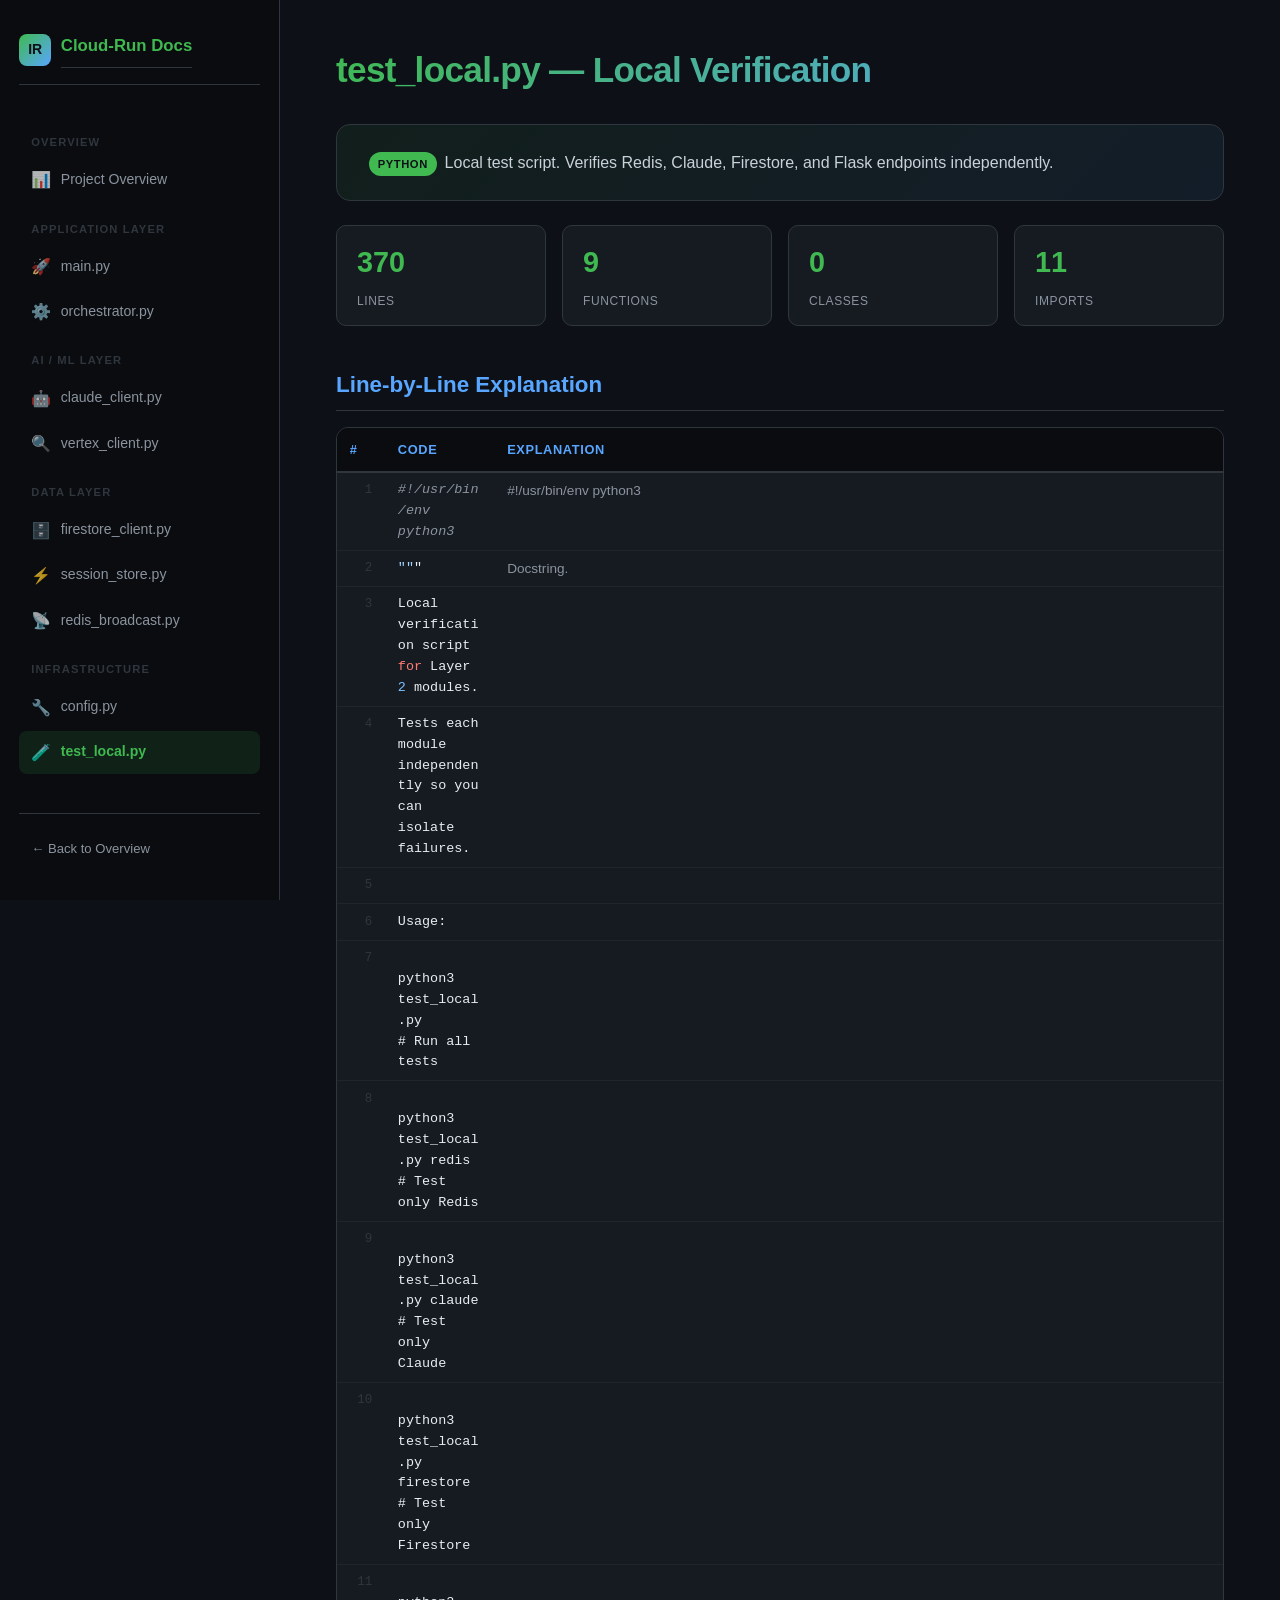
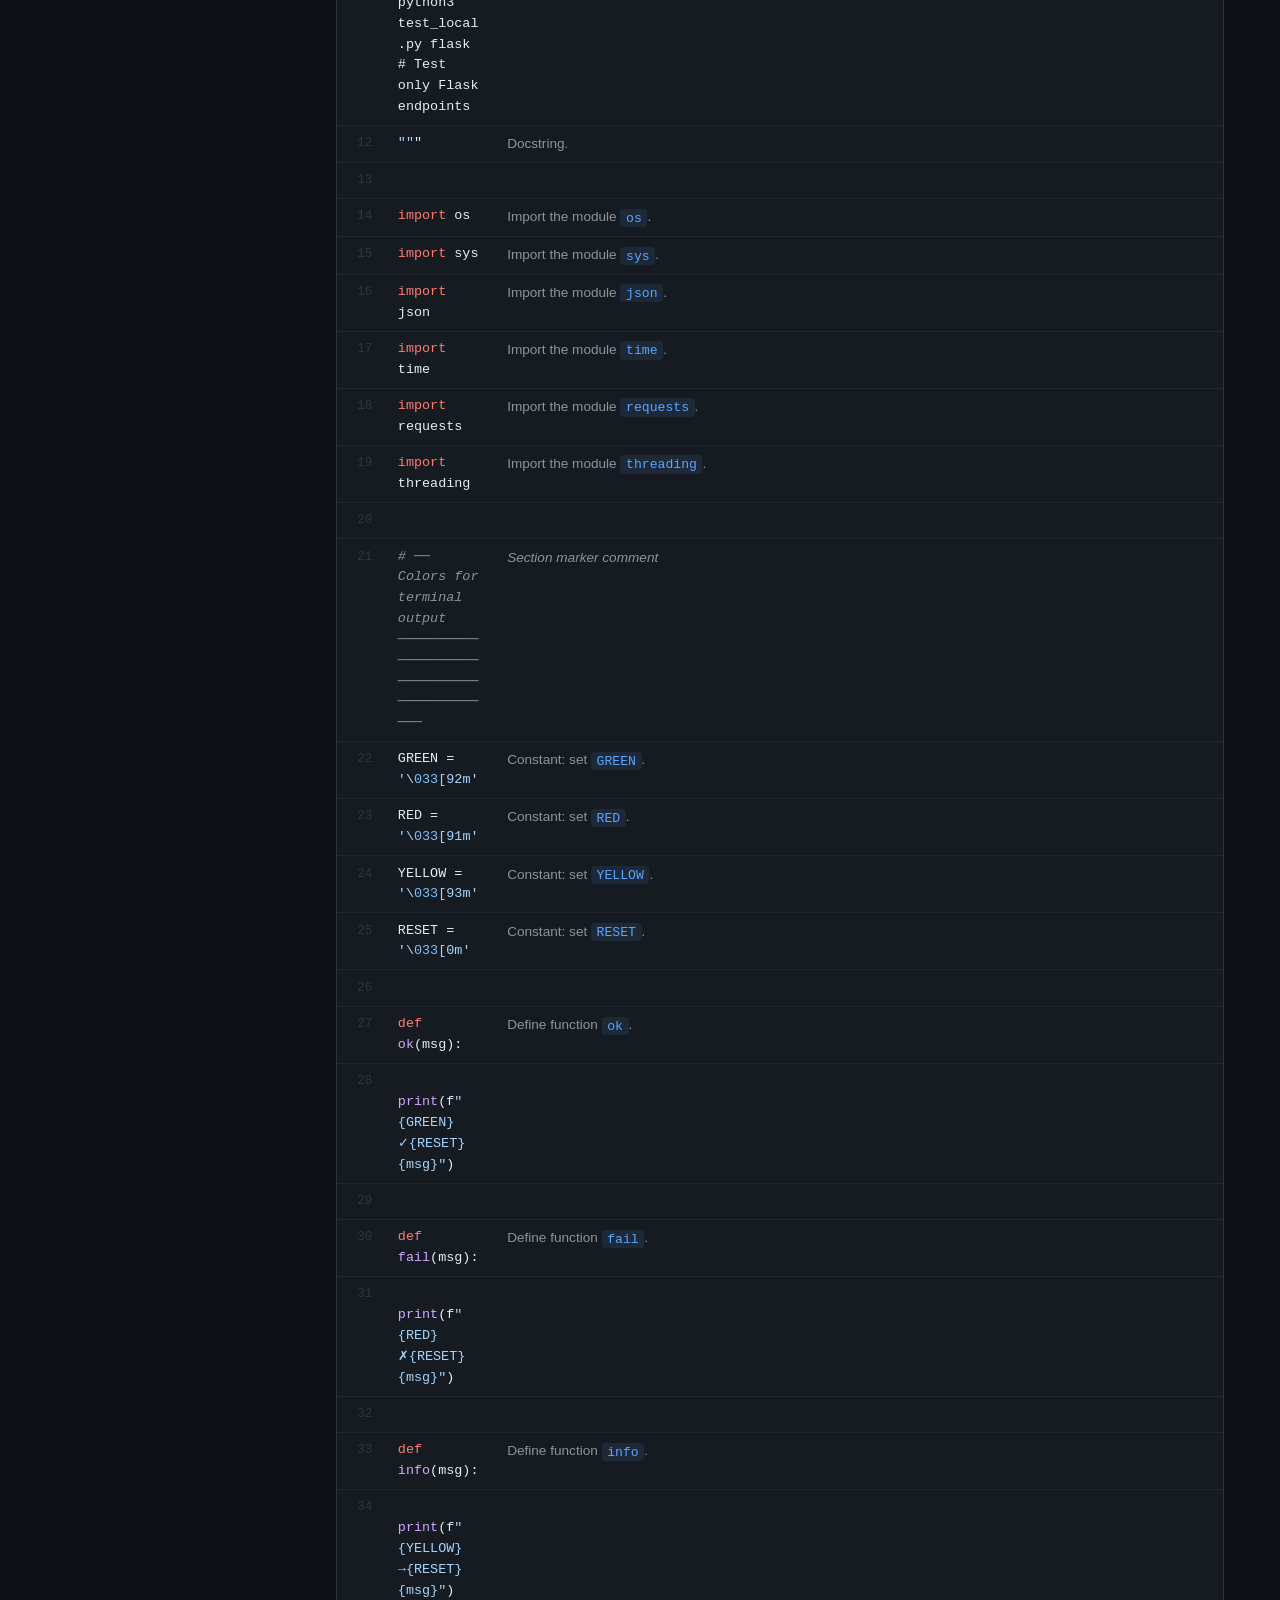
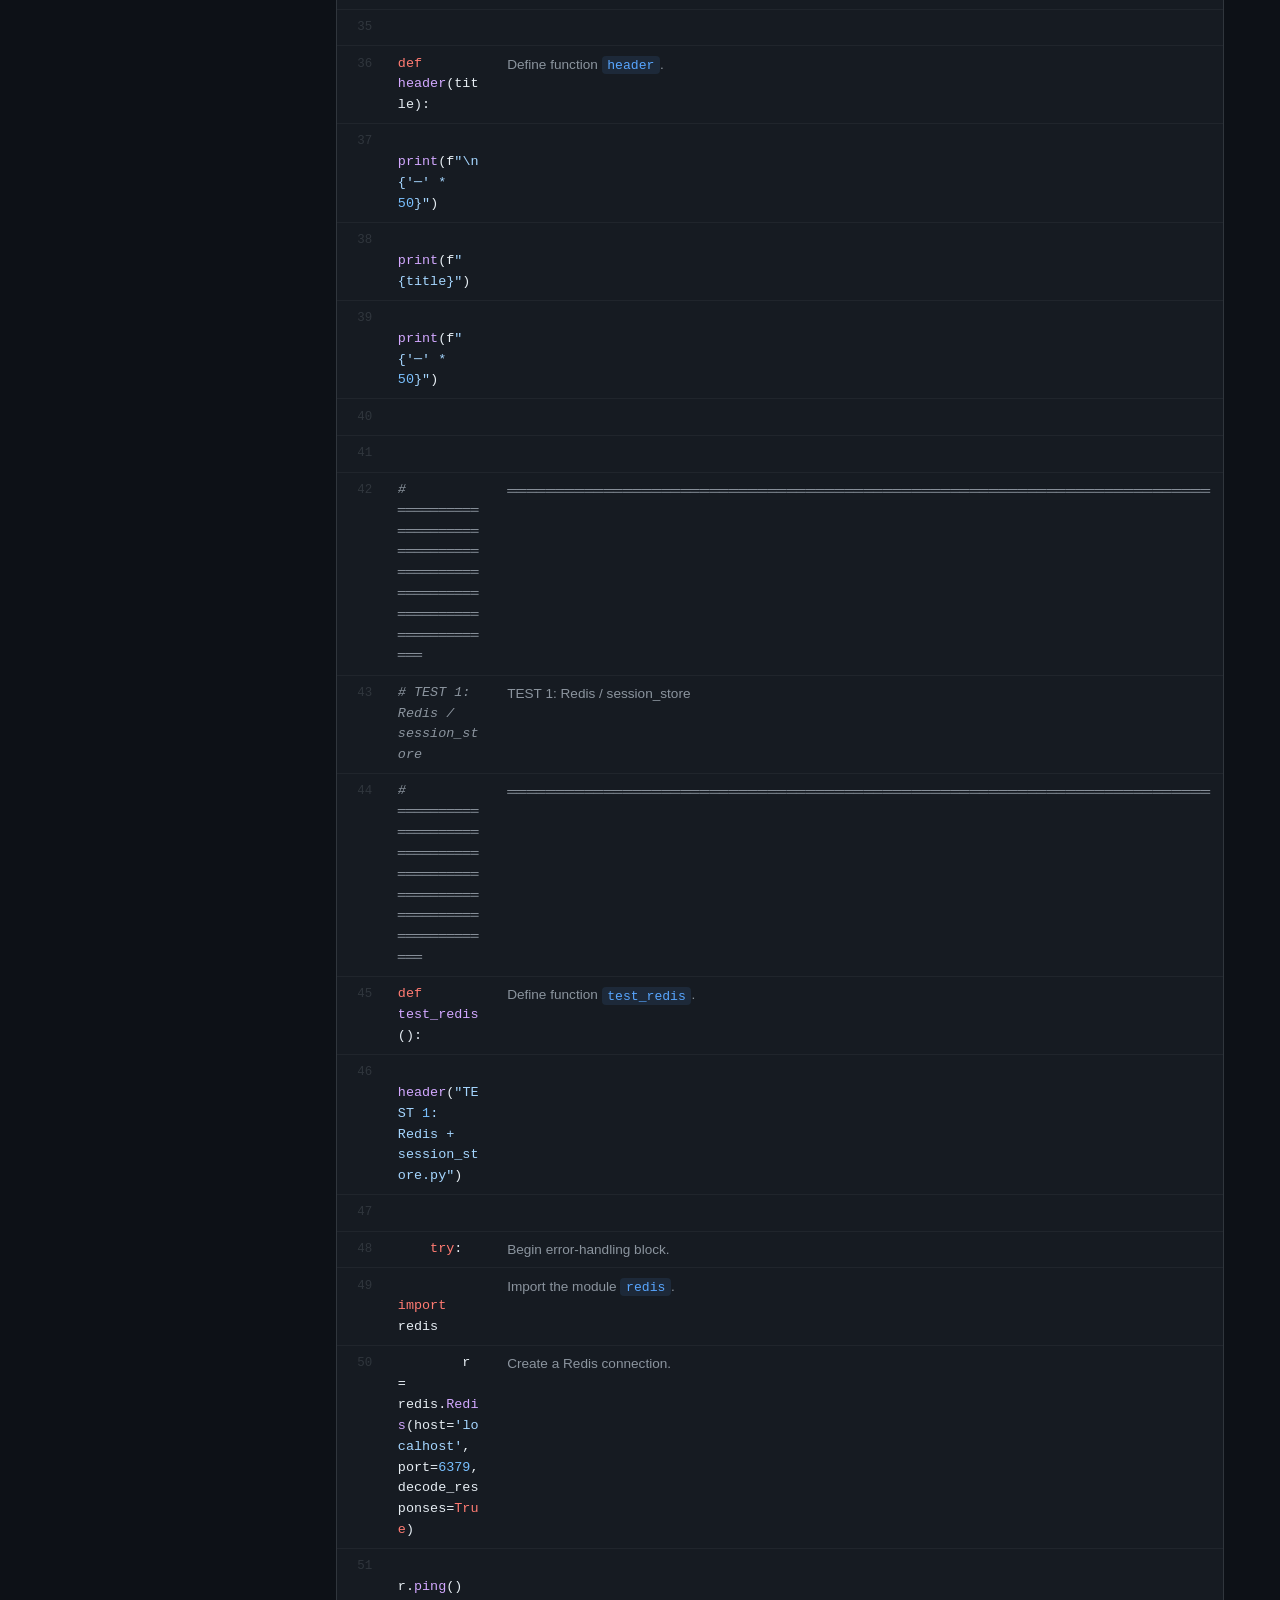
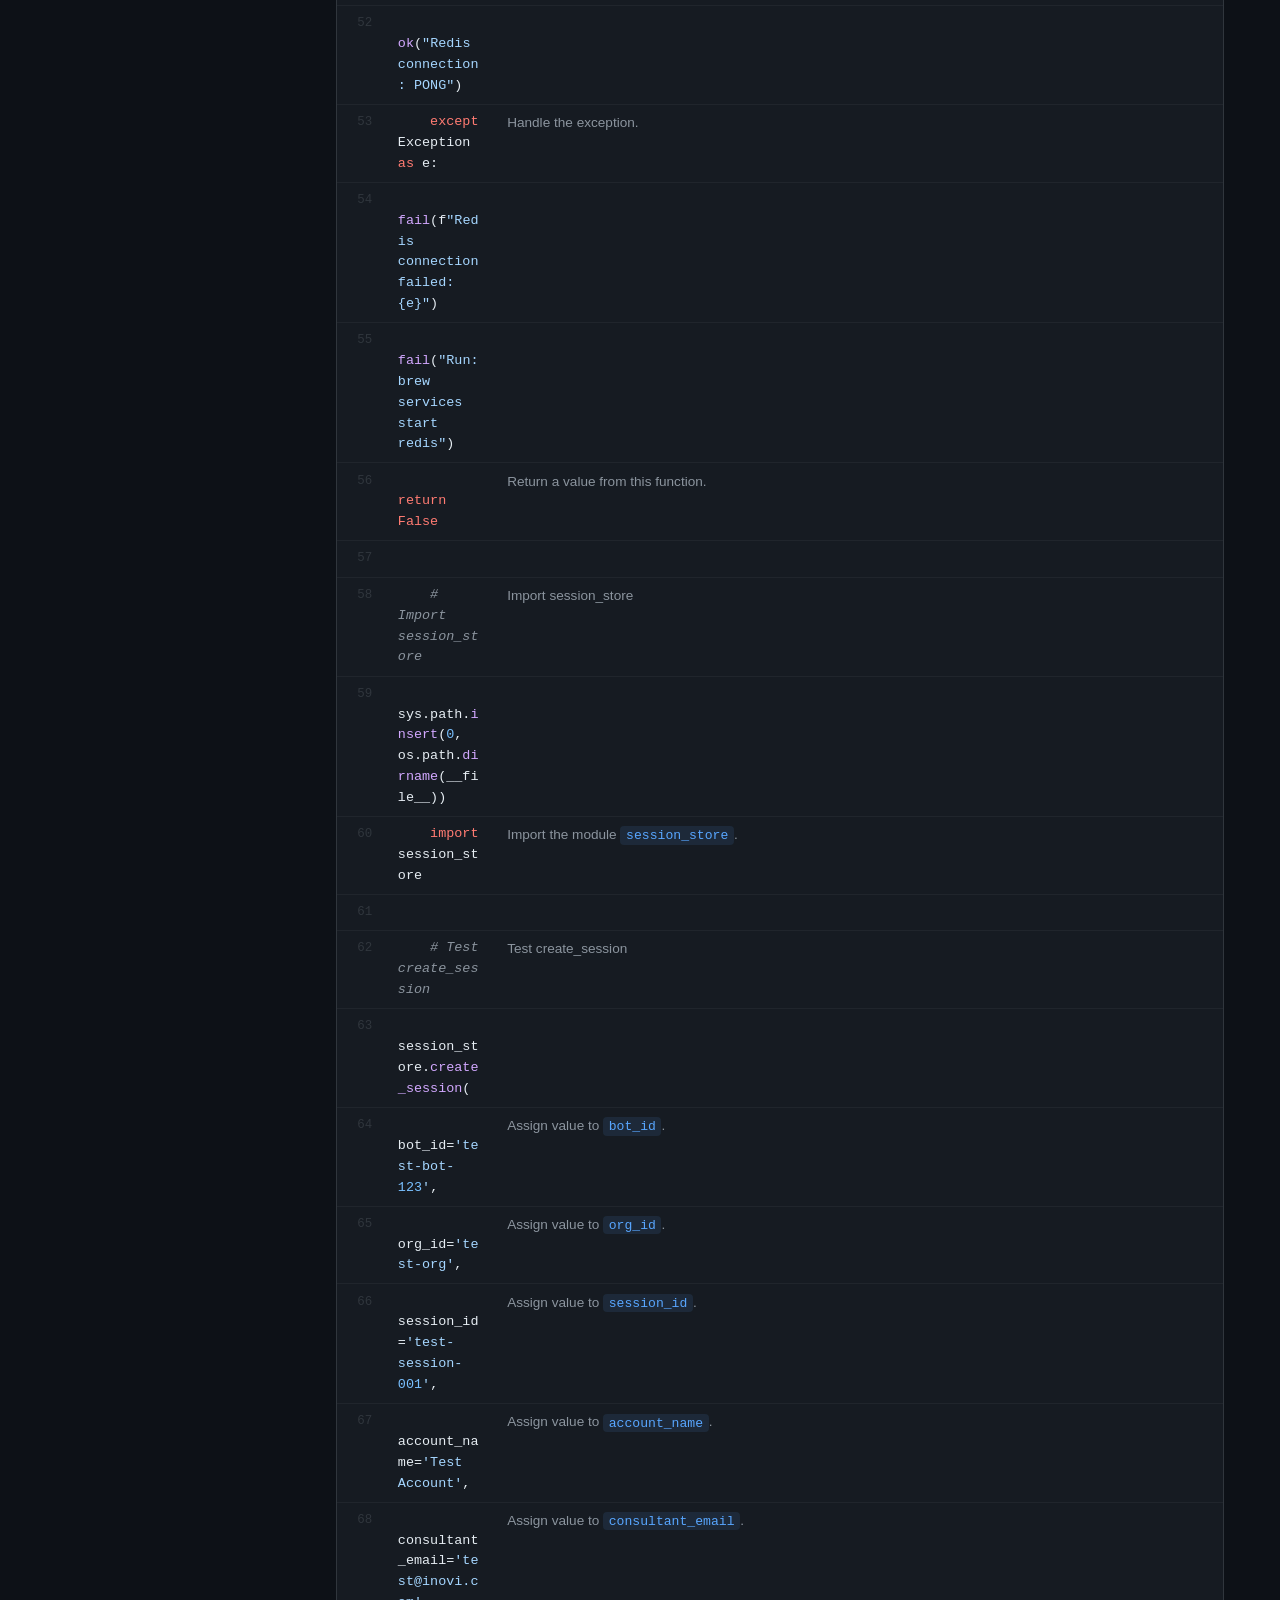
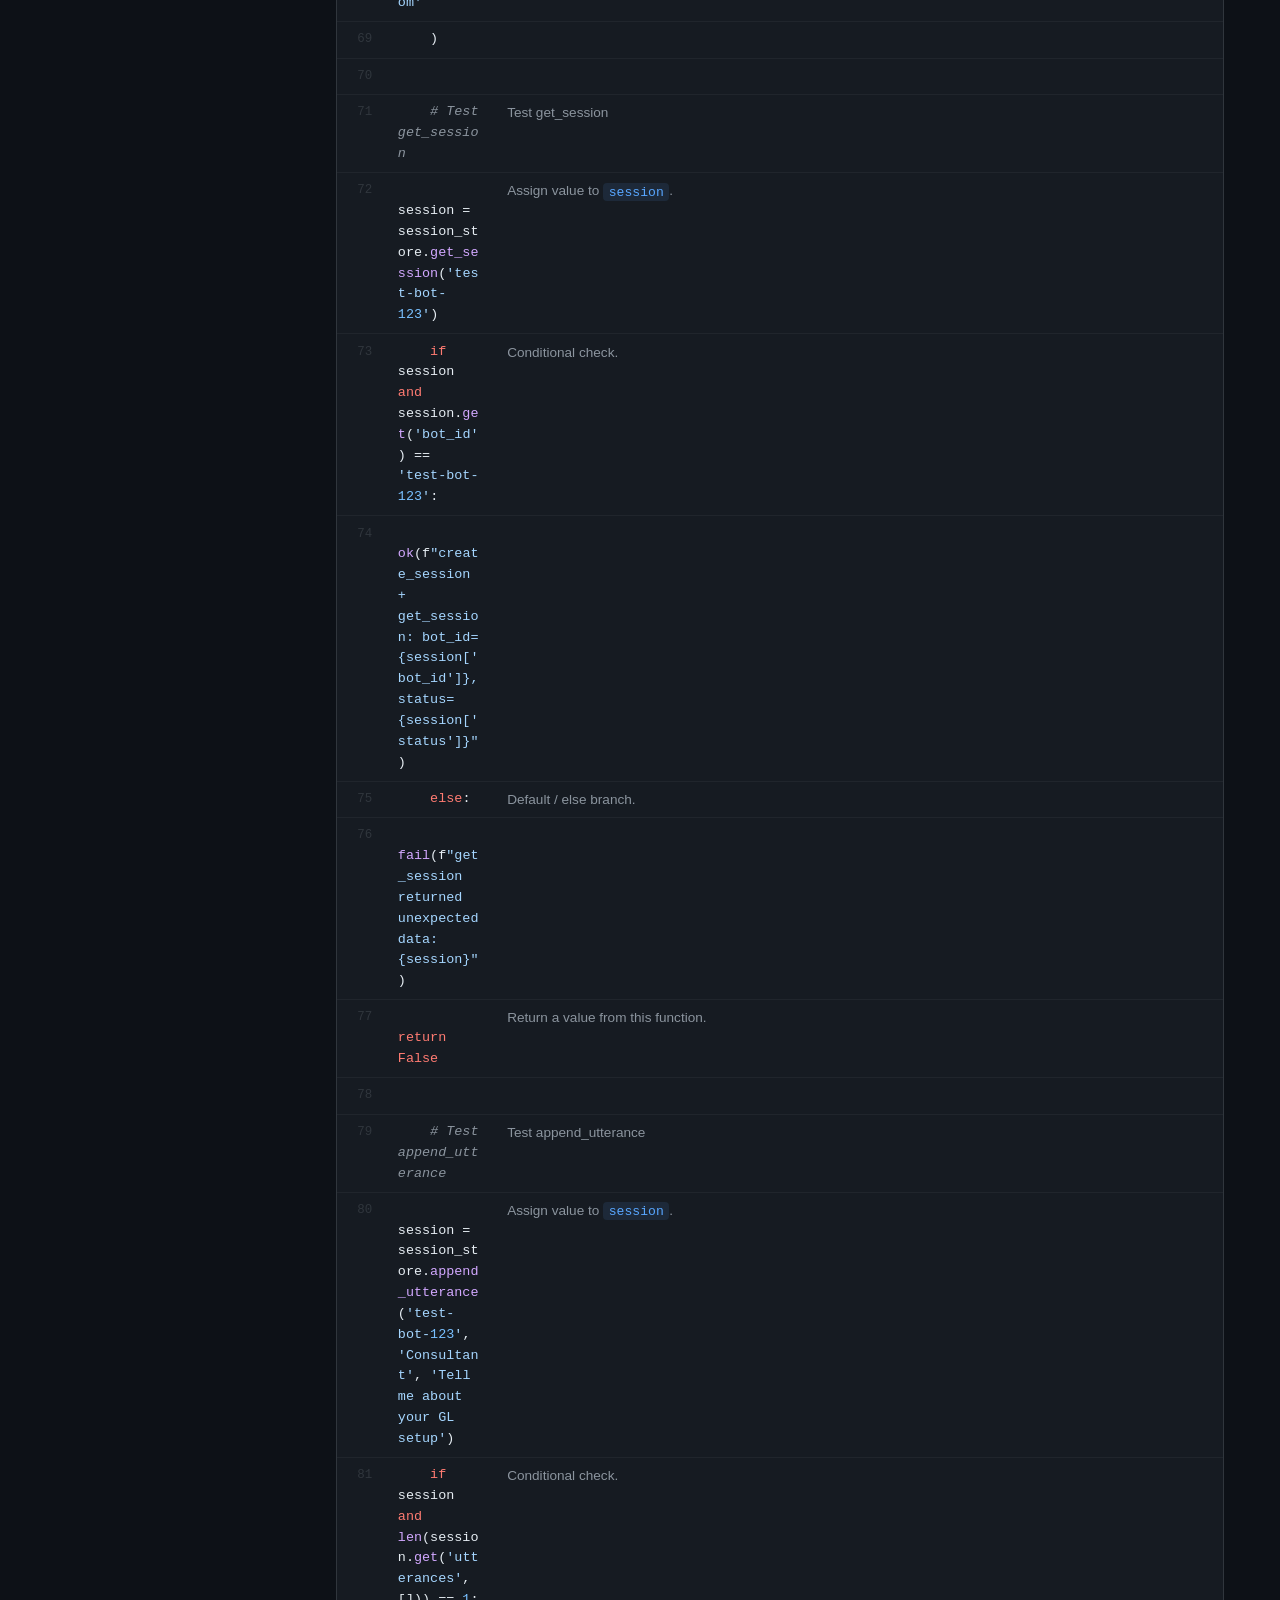
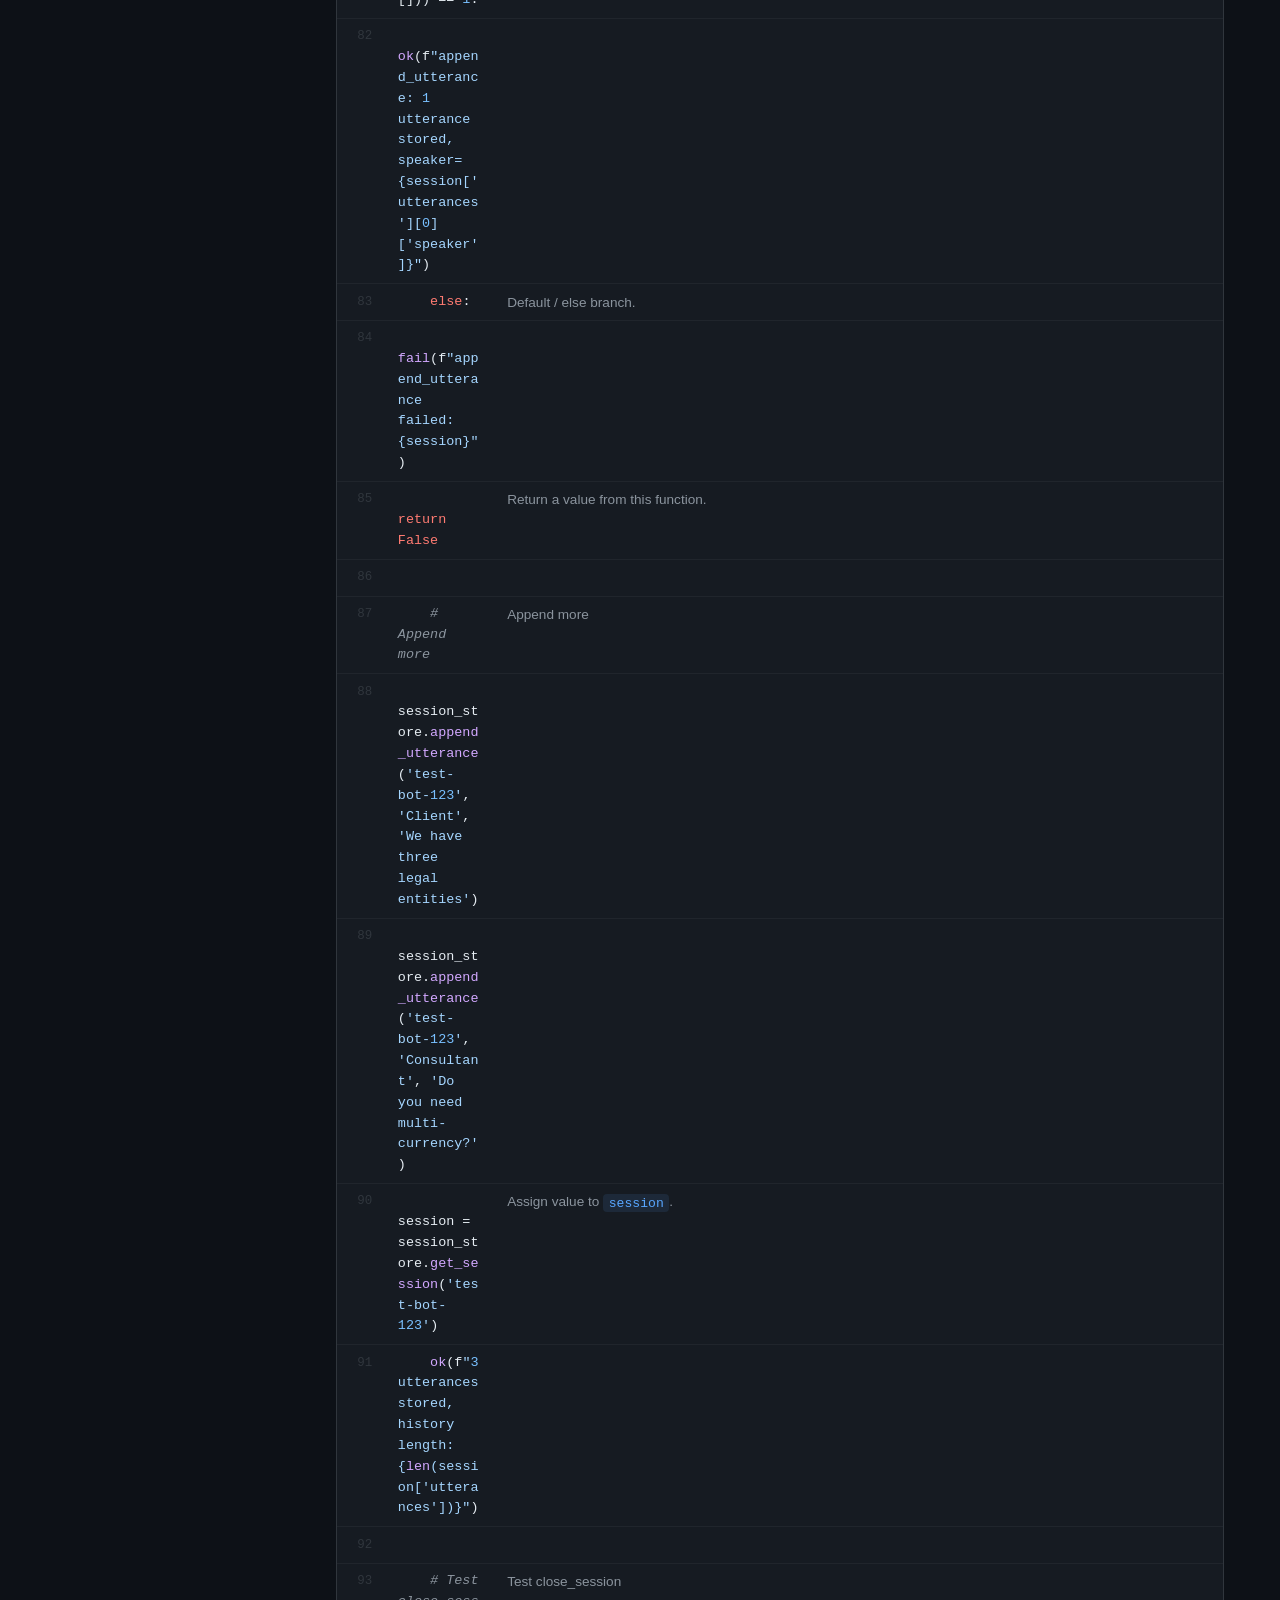
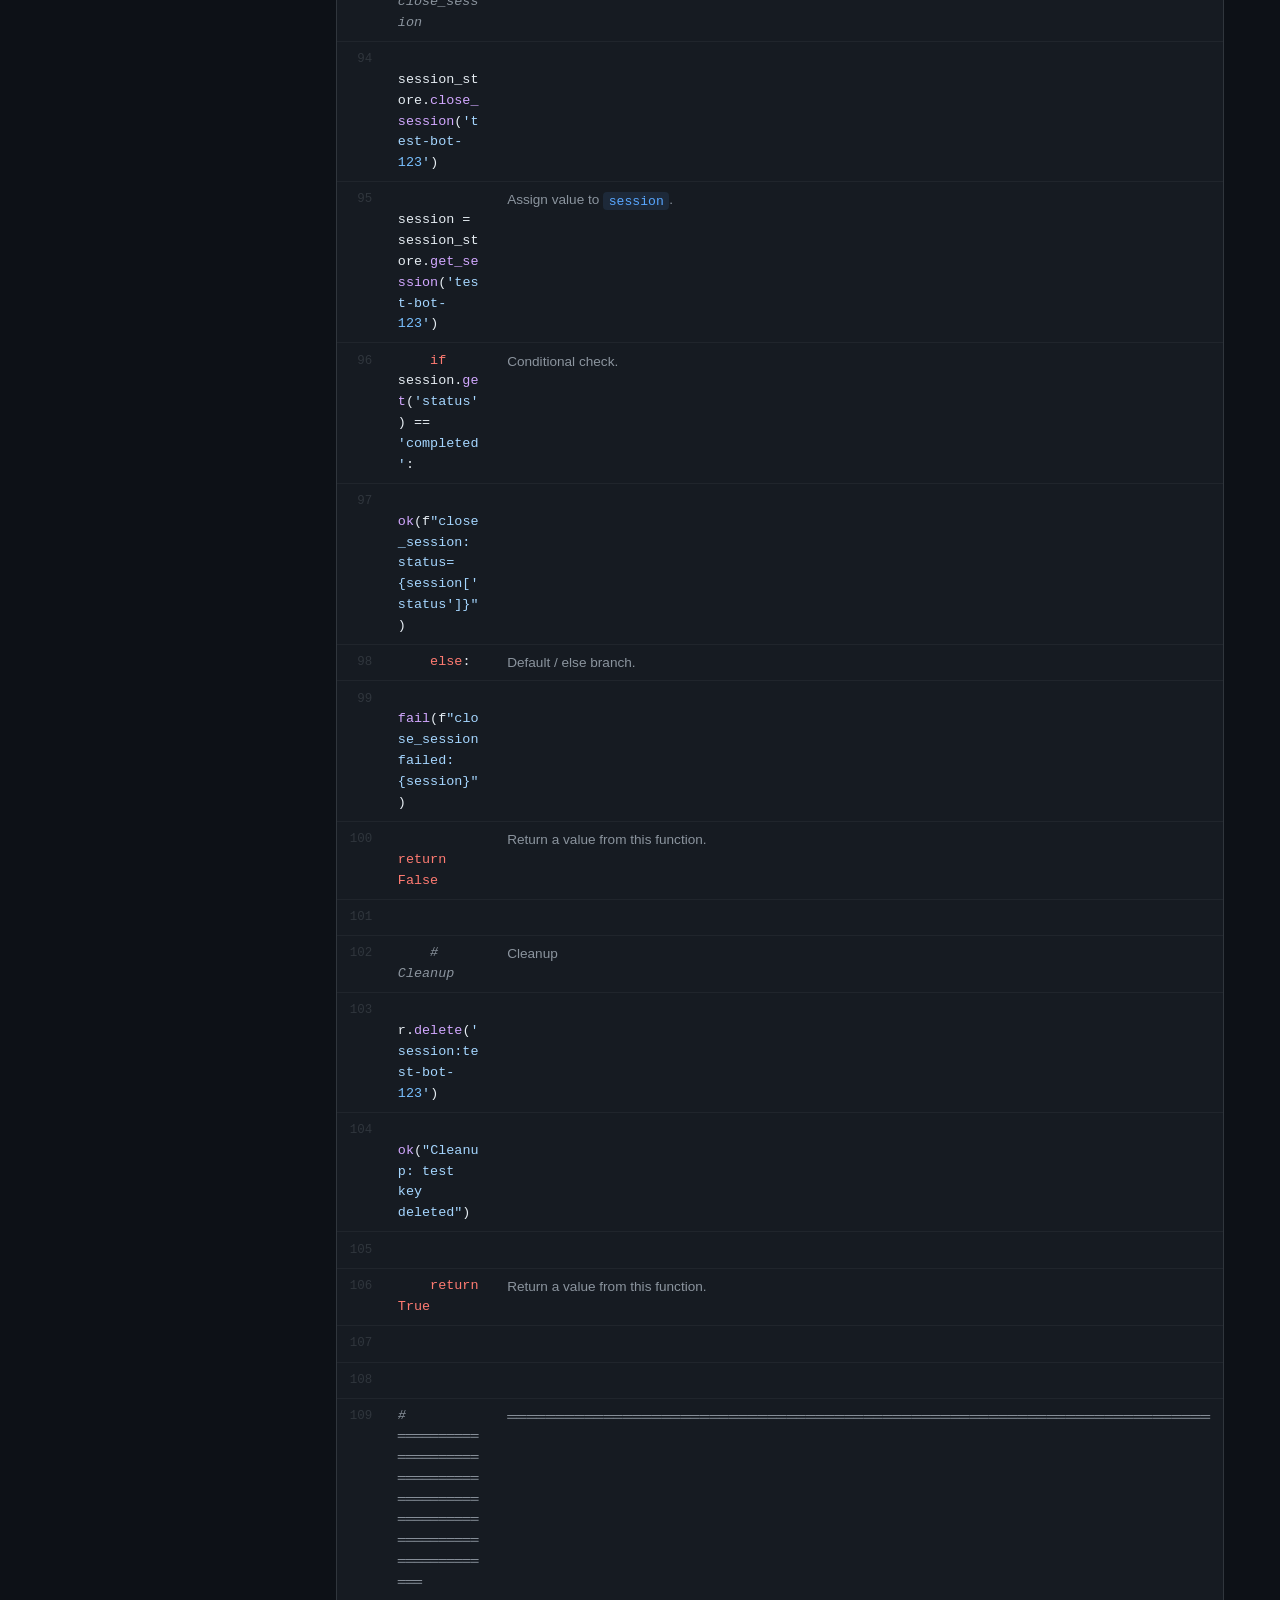
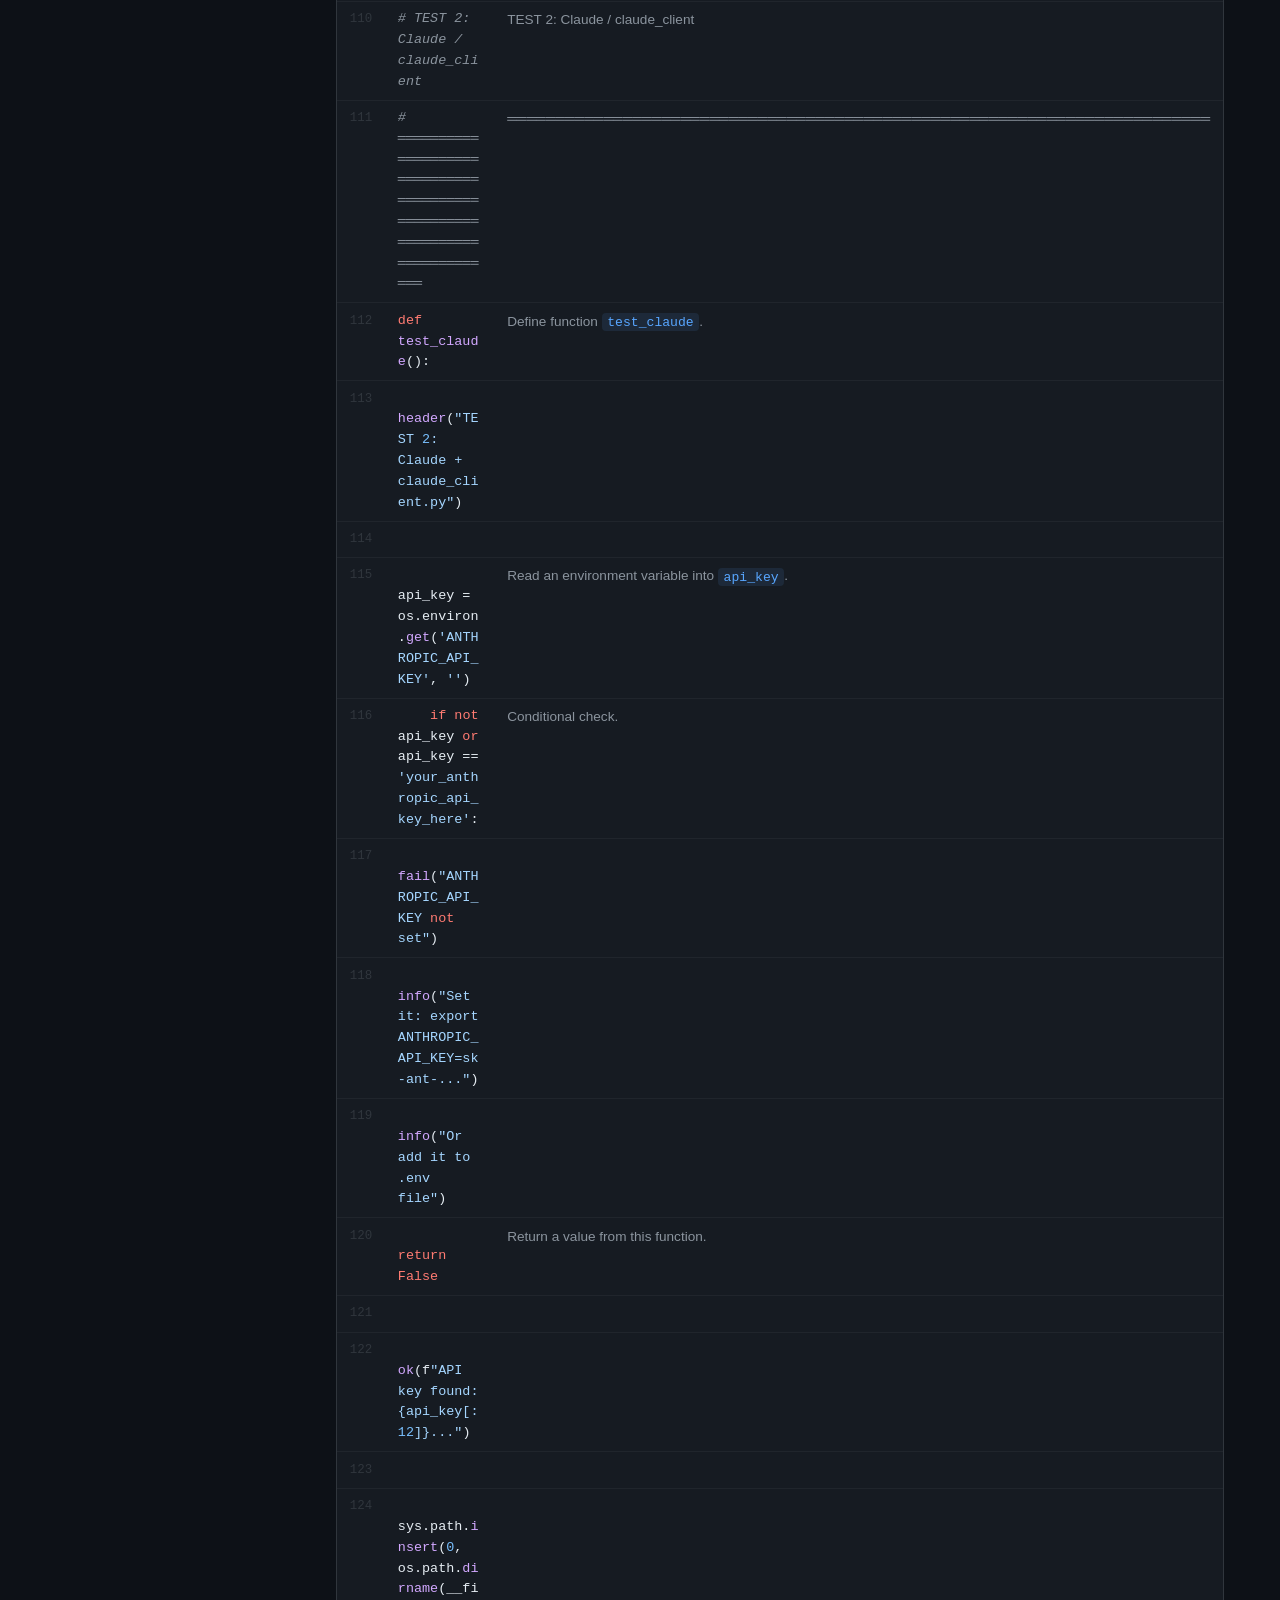
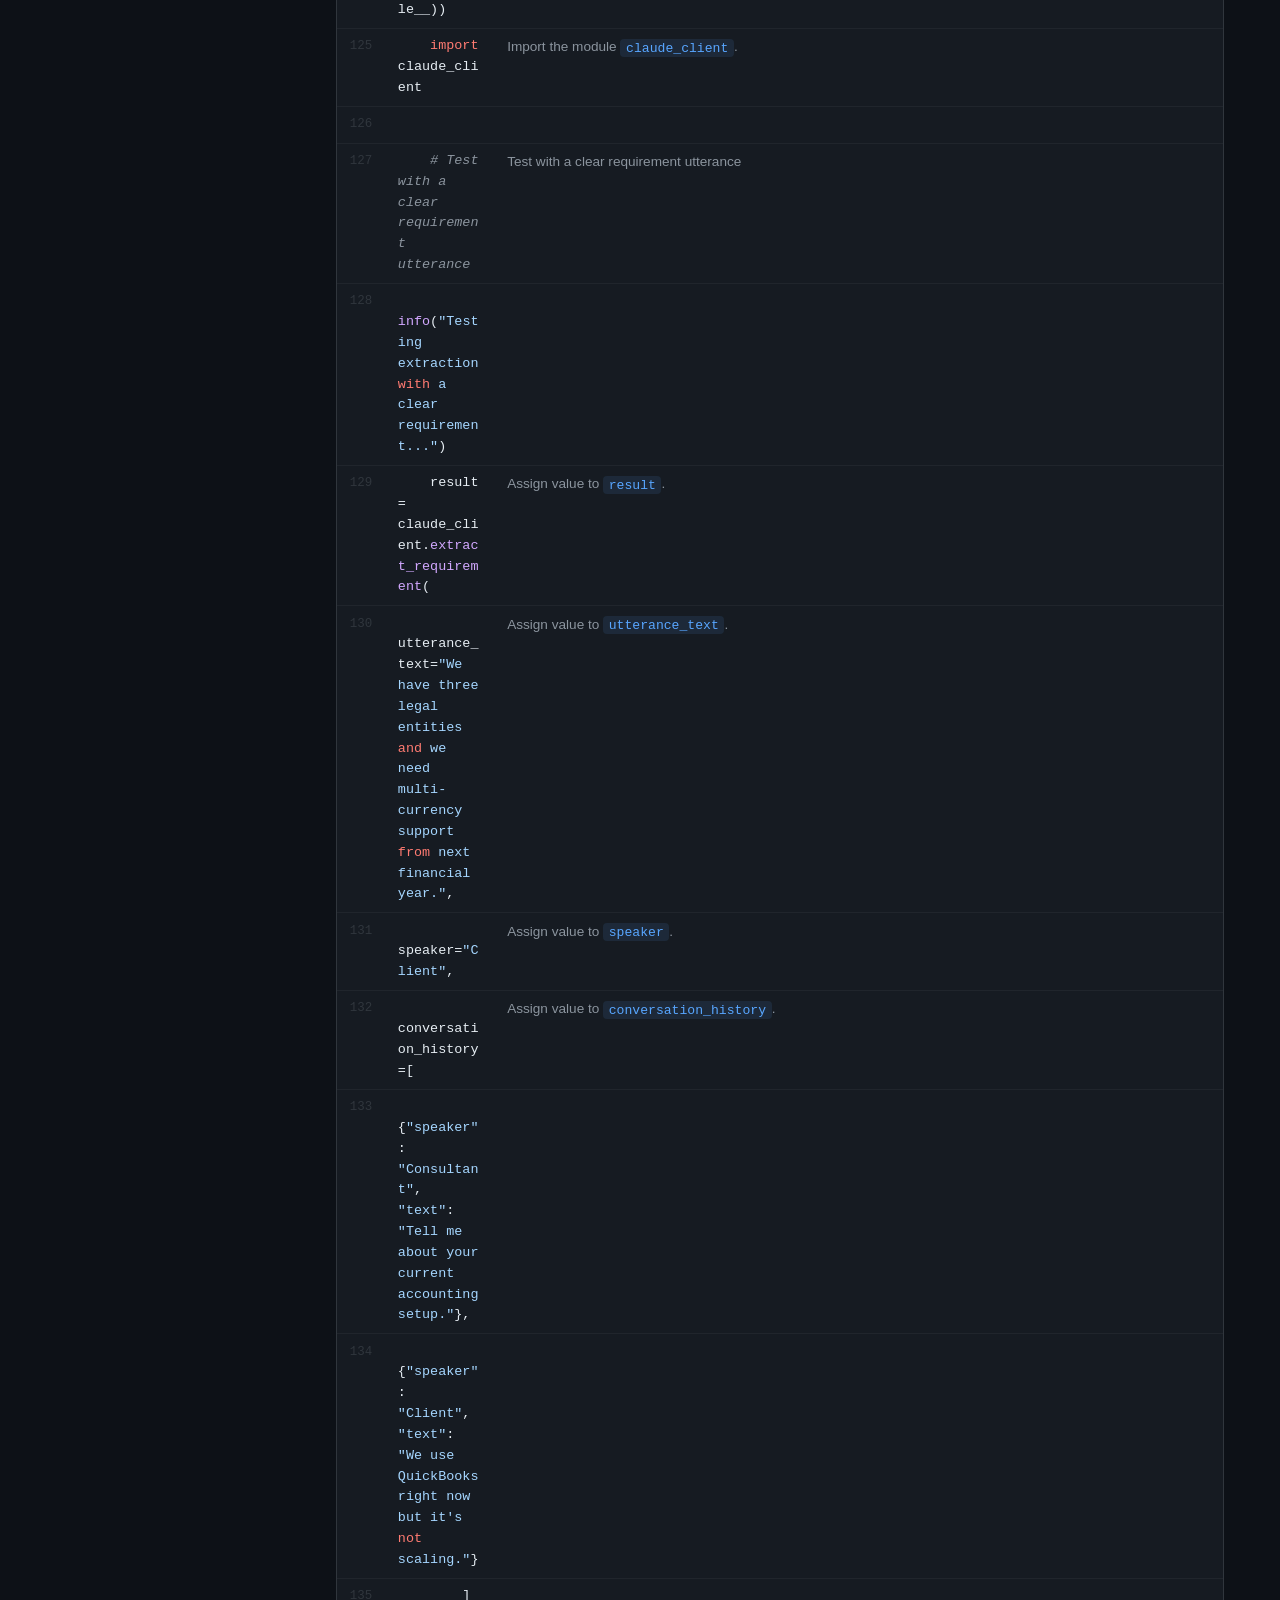
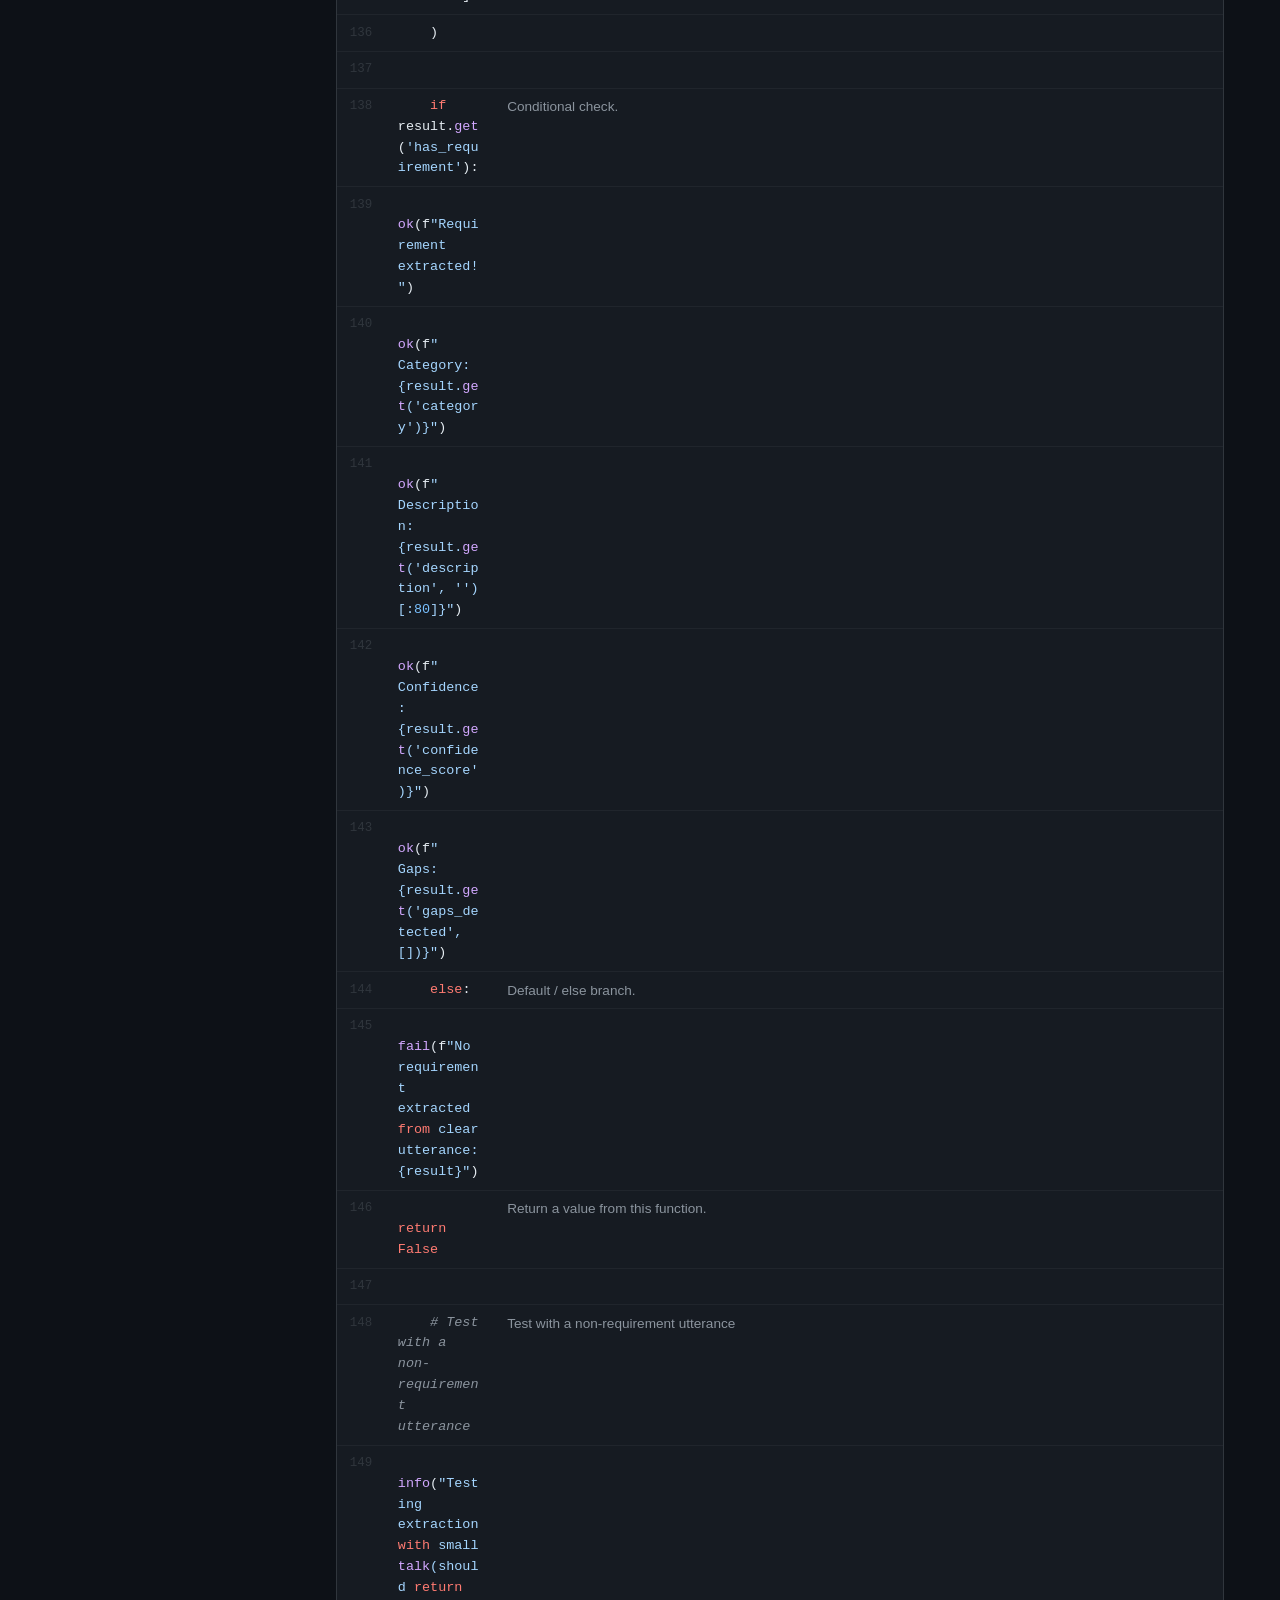
<file: test.html>
<!DOCTYPE html>
<html lang="en">
<head>
<meta charset="UTF-8">
<meta name="viewport" content="width=device-width, initial-scale=1.0">
<title>test_local.py — Local Verification | Cloud-Run Code Docs</title>
<link rel="stylesheet" href="style.css">
</head>
<body>
<div class="container">
<aside class="sidebar">
<div class="sidebar-brand"><div class="logo">IR</div><h2>Cloud-Run Docs</h2></div>
<ul>
<div class="section-label">Overview</div>
<li><a href="index.html" ><span class="icon">&#x1F4CA;</span>Project Overview</a></li>
<div class="section-label">Application Layer</div>
<li><a href="main.html" ><span class="icon">&#x1F680;</span>main.py</a></li>
<li><a href="orchestrator.html" ><span class="icon">&#x2699;&#xFE0F;</span>orchestrator.py</a></li>
<div class="section-label">AI / ML Layer</div>
<li><a href="claude_client.html" ><span class="icon">&#x1F916;</span>claude_client.py</a></li>
<li><a href="vertex.html" ><span class="icon">&#x1F50D;</span>vertex_client.py</a></li>
<div class="section-label">Data Layer</div>
<li><a href="firestore.html" ><span class="icon">&#x1F5C4;&#xFE0F;</span>firestore_client.py</a></li>
<li><a href="session.html" ><span class="icon">&#x26A1;</span>session_store.py</a></li>
<li><a href="redis.html" ><span class="icon">&#x1F4E1;</span>redis_broadcast.py</a></li>
<div class="section-label">Infrastructure</div>
<li><a href="config.html" ><span class="icon">&#x1F527;</span>config.py</a></li>
<li><a href="test.html" class="active"><span class="icon">&#x1F9EA;</span>test_local.py</a></li>
</ul>
<div class="back"><a href="index.html">&larr; Back to Overview</a></div>
</aside>
<main class="main">
<h1>test_local.py — Local Verification</h1>
<div class="hero"><p><span class="badge">Python</span>Local test script. Verifies Redis, Claude, Firestore, and Flask endpoints independently.</p></div>
<div class="stats">
  <div class="stat"><span class="num">370</span><span class="label">Lines</span></div>
  <div class="stat"><span class="num">9</span><span class="label">Functions</span></div>
  <div class="stat"><span class="num">0</span><span class="label">Classes</span></div>
  <div class="stat"><span class="num">11</span><span class="label">Imports</span></div>
</div>
<h2>Line-by-Line Explanation</h2>
<div class="table-wrap"><table><thead><tr><th>#</th><th>Code</th><th>Explanation</th></tr></thead><tbody><tr><td class="lineno">1</td><td class="code"><span class="cmt">#!/usr/bin/env python3</span></td><td class="explain">#!/usr/bin/env python3</td></tr>
<tr><td class="lineno">2</td><td class="code"><span class="str">&quot;&quot;</span>&quot;</td><td class="explain">Docstring.</td></tr>
<tr><td class="lineno">3</td><td class="code">Local verification script <span class="kw">for</span> Layer <span class="num">2</span> modules.</td><td class="explain"></td></tr>
<tr><td class="lineno">4</td><td class="code">Tests each module independently so you can isolate failures.</td><td class="explain"></td></tr>
<tr><td class="lineno">5</td><td class="code">&nbsp;</td><td class="explain"></td></tr>
<tr><td class="lineno">6</td><td class="code">Usage:</td><td class="explain"></td></tr>
<tr><td class="lineno">7</td><td class="code">    python3 test_local.py           # Run all tests</td><td class="explain"></td></tr>
<tr><td class="lineno">8</td><td class="code">    python3 test_local.py redis     # Test only Redis</td><td class="explain"></td></tr>
<tr><td class="lineno">9</td><td class="code">    python3 test_local.py claude    # Test only Claude</td><td class="explain"></td></tr>
<tr><td class="lineno">10</td><td class="code">    python3 test_local.py firestore # Test only Firestore</td><td class="explain"></td></tr>
<tr><td class="lineno">11</td><td class="code">    python3 test_local.py flask     # Test only Flask endpoints</td><td class="explain"></td></tr>
<tr><td class="lineno">12</td><td class="code"><span class="str">&quot;&quot;</span>&quot;</td><td class="explain">Docstring.</td></tr>
<tr><td class="lineno">13</td><td class="code">&nbsp;</td><td class="explain"></td></tr>
<tr><td class="lineno">14</td><td class="code"><span class="kw">import</span> os</td><td class="explain">Import the module <code>os</code>.</td></tr>
<tr><td class="lineno">15</td><td class="code"><span class="kw">import</span> sys</td><td class="explain">Import the module <code>sys</code>.</td></tr>
<tr><td class="lineno">16</td><td class="code"><span class="kw">import</span> json</td><td class="explain">Import the module <code>json</code>.</td></tr>
<tr><td class="lineno">17</td><td class="code"><span class="kw">import</span> time</td><td class="explain">Import the module <code>time</code>.</td></tr>
<tr><td class="lineno">18</td><td class="code"><span class="kw">import</span> requests</td><td class="explain">Import the module <code>requests</code>.</td></tr>
<tr><td class="lineno">19</td><td class="code"><span class="kw">import</span> threading</td><td class="explain">Import the module <code>threading</code>.</td></tr>
<tr><td class="lineno">20</td><td class="code">&nbsp;</td><td class="explain"></td></tr>
<tr><td class="lineno">21</td><td class="code"><span class="cmt"># ── Colors for terminal output ───────────────────────────────────────────</span></td><td class="explain"><em>Section marker comment</em></td></tr>
<tr><td class="lineno">22</td><td class="code">GREEN = <span class="str">&#x27;\<span class="num">033</span>[92m&#x27;</span></td><td class="explain">Constant: set <code>GREEN</code>.</td></tr>
<tr><td class="lineno">23</td><td class="code">RED = <span class="str">&#x27;\<span class="num">033</span>[91m&#x27;</span></td><td class="explain">Constant: set <code>RED</code>.</td></tr>
<tr><td class="lineno">24</td><td class="code">YELLOW = <span class="str">&#x27;\<span class="num">033</span>[93m&#x27;</span></td><td class="explain">Constant: set <code>YELLOW</code>.</td></tr>
<tr><td class="lineno">25</td><td class="code">RESET = <span class="str">&#x27;\<span class="num">033</span>[0m&#x27;</span></td><td class="explain">Constant: set <code>RESET</code>.</td></tr>
<tr><td class="lineno">26</td><td class="code">&nbsp;</td><td class="explain"></td></tr>
<tr><td class="lineno">27</td><td class="code"><span class="kw">def</span> <span class="fn">ok</span>(msg):</td><td class="explain">Define function <code>ok</code>.</td></tr>
<tr><td class="lineno">28</td><td class="code">    <span class="fn">print</span>(f<span class="str">&quot;  {GREEN}✓{RESET} {msg}&quot;</span>)</td><td class="explain"></td></tr>
<tr><td class="lineno">29</td><td class="code">&nbsp;</td><td class="explain"></td></tr>
<tr><td class="lineno">30</td><td class="code"><span class="kw">def</span> <span class="fn">fail</span>(msg):</td><td class="explain">Define function <code>fail</code>.</td></tr>
<tr><td class="lineno">31</td><td class="code">    <span class="fn">print</span>(f<span class="str">&quot;  {RED}✗{RESET} {msg}&quot;</span>)</td><td class="explain"></td></tr>
<tr><td class="lineno">32</td><td class="code">&nbsp;</td><td class="explain"></td></tr>
<tr><td class="lineno">33</td><td class="code"><span class="kw">def</span> <span class="fn">info</span>(msg):</td><td class="explain">Define function <code>info</code>.</td></tr>
<tr><td class="lineno">34</td><td class="code">    <span class="fn">print</span>(f<span class="str">&quot;  {YELLOW}→{RESET} {msg}&quot;</span>)</td><td class="explain"></td></tr>
<tr><td class="lineno">35</td><td class="code">&nbsp;</td><td class="explain"></td></tr>
<tr><td class="lineno">36</td><td class="code"><span class="kw">def</span> <span class="fn">header</span>(title):</td><td class="explain">Define function <code>header</code>.</td></tr>
<tr><td class="lineno">37</td><td class="code">    <span class="fn">print</span>(f<span class="str">&quot;\n{<span class="str">&#x27;─&#x27;</span> * <span class="num">50</span>}&quot;</span>)</td><td class="explain"></td></tr>
<tr><td class="lineno">38</td><td class="code">    <span class="fn">print</span>(f<span class="str">&quot;  {title}&quot;</span>)</td><td class="explain"></td></tr>
<tr><td class="lineno">39</td><td class="code">    <span class="fn">print</span>(f<span class="str">&quot;{<span class="str">&#x27;─&#x27;</span> * <span class="num">50</span>}&quot;</span>)</td><td class="explain"></td></tr>
<tr><td class="lineno">40</td><td class="code">&nbsp;</td><td class="explain"></td></tr>
<tr><td class="lineno">41</td><td class="code">&nbsp;</td><td class="explain"></td></tr>
<tr><td class="lineno">42</td><td class="code"><span class="cmt"># ═════════════════════════════════════════════════════════════════════════</span></td><td class="explain">═════════════════════════════════════════════════════════════════════════</td></tr>
<tr><td class="lineno">43</td><td class="code"><span class="cmt"># TEST 1: Redis / session_store</span></td><td class="explain">TEST 1: Redis / session_store</td></tr>
<tr><td class="lineno">44</td><td class="code"><span class="cmt"># ═════════════════════════════════════════════════════════════════════════</span></td><td class="explain">═════════════════════════════════════════════════════════════════════════</td></tr>
<tr><td class="lineno">45</td><td class="code"><span class="kw">def</span> <span class="fn">test_redis</span>():</td><td class="explain">Define function <code>test_redis</code>.</td></tr>
<tr><td class="lineno">46</td><td class="code">    <span class="fn">header</span>(<span class="str">&quot;TEST <span class="num">1</span>: Redis + session_store.py&quot;</span>)</td><td class="explain"></td></tr>
<tr><td class="lineno">47</td><td class="code">&nbsp;</td><td class="explain"></td></tr>
<tr><td class="lineno">48</td><td class="code">    <span class="kw">try</span>:</td><td class="explain">Begin error-handling block.</td></tr>
<tr><td class="lineno">49</td><td class="code">        <span class="kw">import</span> redis</td><td class="explain">Import the module <code>redis</code>.</td></tr>
<tr><td class="lineno">50</td><td class="code">        r = redis.<span class="fn">Redis</span>(host=<span class="str">&#x27;localhost&#x27;</span>, port=<span class="num">6379</span>, decode_responses=<span class="kw">True</span>)</td><td class="explain">Create a Redis connection.</td></tr>
<tr><td class="lineno">51</td><td class="code">        r.<span class="fn">ping</span>()</td><td class="explain"></td></tr>
<tr><td class="lineno">52</td><td class="code">        <span class="fn">ok</span>(<span class="str">&quot;Redis connection: PONG&quot;</span>)</td><td class="explain"></td></tr>
<tr><td class="lineno">53</td><td class="code">    <span class="kw">except</span> Exception <span class="kw">as</span> e:</td><td class="explain">Handle the exception.</td></tr>
<tr><td class="lineno">54</td><td class="code">        <span class="fn">fail</span>(f<span class="str">&quot;Redis connection failed: {e}&quot;</span>)</td><td class="explain"></td></tr>
<tr><td class="lineno">55</td><td class="code">        <span class="fn">fail</span>(<span class="str">&quot;Run: brew services start redis&quot;</span>)</td><td class="explain"></td></tr>
<tr><td class="lineno">56</td><td class="code">        <span class="kw">return</span> <span class="kw">False</span></td><td class="explain">Return a value from this function.</td></tr>
<tr><td class="lineno">57</td><td class="code">&nbsp;</td><td class="explain"></td></tr>
<tr><td class="lineno">58</td><td class="code"><span class="cmt">    # Import session_store</span></td><td class="explain">Import session_store</td></tr>
<tr><td class="lineno">59</td><td class="code">    sys.path.<span class="fn">insert</span>(<span class="num">0</span>, os.path.<span class="fn">dirname</span>(__file__))</td><td class="explain"></td></tr>
<tr><td class="lineno">60</td><td class="code">    <span class="kw">import</span> session_store</td><td class="explain">Import the module <code>session_store</code>.</td></tr>
<tr><td class="lineno">61</td><td class="code">&nbsp;</td><td class="explain"></td></tr>
<tr><td class="lineno">62</td><td class="code"><span class="cmt">    # Test create_session</span></td><td class="explain">Test create_session</td></tr>
<tr><td class="lineno">63</td><td class="code">    session_store.<span class="fn">create_session</span>(</td><td class="explain"></td></tr>
<tr><td class="lineno">64</td><td class="code">        bot_id=<span class="str">&#x27;test-bot-<span class="num">123</span>&#x27;</span>,</td><td class="explain">Assign value to <code>bot_id</code>.</td></tr>
<tr><td class="lineno">65</td><td class="code">        org_id=<span class="str">&#x27;test-org&#x27;</span>,</td><td class="explain">Assign value to <code>org_id</code>.</td></tr>
<tr><td class="lineno">66</td><td class="code">        session_id=<span class="str">&#x27;test-session-<span class="num">001</span>&#x27;</span>,</td><td class="explain">Assign value to <code>session_id</code>.</td></tr>
<tr><td class="lineno">67</td><td class="code">        account_name=<span class="str">&#x27;Test Account&#x27;</span>,</td><td class="explain">Assign value to <code>account_name</code>.</td></tr>
<tr><td class="lineno">68</td><td class="code">        consultant_email=<span class="str">&#x27;test@inovi.com&#x27;</span></td><td class="explain">Assign value to <code>consultant_email</code>.</td></tr>
<tr><td class="lineno">69</td><td class="code">    )</td><td class="explain"></td></tr>
<tr><td class="lineno">70</td><td class="code">&nbsp;</td><td class="explain"></td></tr>
<tr><td class="lineno">71</td><td class="code"><span class="cmt">    # Test get_session</span></td><td class="explain">Test get_session</td></tr>
<tr><td class="lineno">72</td><td class="code">    session = session_store.<span class="fn">get_session</span>(<span class="str">&#x27;test-bot-<span class="num">123</span>&#x27;</span>)</td><td class="explain">Assign value to <code>session</code>.</td></tr>
<tr><td class="lineno">73</td><td class="code">    <span class="kw">if</span> session <span class="kw">and</span> session.<span class="fn">get</span>(<span class="str">&#x27;bot_id&#x27;</span>) == <span class="str">&#x27;test-bot-<span class="num">123</span>&#x27;</span>:</td><td class="explain">Conditional check.</td></tr>
<tr><td class="lineno">74</td><td class="code">        <span class="fn">ok</span>(f<span class="str">&quot;create_session + get_session: bot_id={session[<span class="str">&#x27;bot_id&#x27;</span>]}, status={session[<span class="str">&#x27;status&#x27;</span>]}&quot;</span>)</td><td class="explain"></td></tr>
<tr><td class="lineno">75</td><td class="code">    <span class="kw">else</span>:</td><td class="explain">Default / else branch.</td></tr>
<tr><td class="lineno">76</td><td class="code">        <span class="fn">fail</span>(f<span class="str">&quot;get_session returned unexpected data: {session}&quot;</span>)</td><td class="explain"></td></tr>
<tr><td class="lineno">77</td><td class="code">        <span class="kw">return</span> <span class="kw">False</span></td><td class="explain">Return a value from this function.</td></tr>
<tr><td class="lineno">78</td><td class="code">&nbsp;</td><td class="explain"></td></tr>
<tr><td class="lineno">79</td><td class="code"><span class="cmt">    # Test append_utterance</span></td><td class="explain">Test append_utterance</td></tr>
<tr><td class="lineno">80</td><td class="code">    session = session_store.<span class="fn">append_utterance</span>(<span class="str">&#x27;test-bot-<span class="num">123</span>&#x27;</span>, <span class="str">&#x27;Consultant&#x27;</span>, <span class="str">&#x27;Tell me about your GL setup&#x27;</span>)</td><td class="explain">Assign value to <code>session</code>.</td></tr>
<tr><td class="lineno">81</td><td class="code">    <span class="kw">if</span> session <span class="kw">and</span> <span class="fn">len</span>(session.<span class="fn">get</span>(<span class="str">&#x27;utterances&#x27;</span>, [])) == <span class="num">1</span>:</td><td class="explain">Conditional check.</td></tr>
<tr><td class="lineno">82</td><td class="code">        <span class="fn">ok</span>(f<span class="str">&quot;append_utterance: <span class="num">1</span> utterance stored, speaker={session[<span class="str">&#x27;utterances&#x27;</span>][<span class="num">0</span>][<span class="str">&#x27;speaker&#x27;</span>]}&quot;</span>)</td><td class="explain"></td></tr>
<tr><td class="lineno">83</td><td class="code">    <span class="kw">else</span>:</td><td class="explain">Default / else branch.</td></tr>
<tr><td class="lineno">84</td><td class="code">        <span class="fn">fail</span>(f<span class="str">&quot;append_utterance failed: {session}&quot;</span>)</td><td class="explain"></td></tr>
<tr><td class="lineno">85</td><td class="code">        <span class="kw">return</span> <span class="kw">False</span></td><td class="explain">Return a value from this function.</td></tr>
<tr><td class="lineno">86</td><td class="code">&nbsp;</td><td class="explain"></td></tr>
<tr><td class="lineno">87</td><td class="code"><span class="cmt">    # Append more</span></td><td class="explain">Append more</td></tr>
<tr><td class="lineno">88</td><td class="code">    session_store.<span class="fn">append_utterance</span>(<span class="str">&#x27;test-bot-<span class="num">123</span>&#x27;</span>, <span class="str">&#x27;Client&#x27;</span>, <span class="str">&#x27;We have three legal entities&#x27;</span>)</td><td class="explain"></td></tr>
<tr><td class="lineno">89</td><td class="code">    session_store.<span class="fn">append_utterance</span>(<span class="str">&#x27;test-bot-<span class="num">123</span>&#x27;</span>, <span class="str">&#x27;Consultant&#x27;</span>, <span class="str">&#x27;Do you need multi-currency?&#x27;</span>)</td><td class="explain"></td></tr>
<tr><td class="lineno">90</td><td class="code">    session = session_store.<span class="fn">get_session</span>(<span class="str">&#x27;test-bot-<span class="num">123</span>&#x27;</span>)</td><td class="explain">Assign value to <code>session</code>.</td></tr>
<tr><td class="lineno">91</td><td class="code">    <span class="fn">ok</span>(f<span class="str">&quot;<span class="num">3</span> utterances stored, history length: {<span class="fn">len</span>(session[<span class="str">&#x27;utterances&#x27;</span>])}&quot;</span>)</td><td class="explain"></td></tr>
<tr><td class="lineno">92</td><td class="code">&nbsp;</td><td class="explain"></td></tr>
<tr><td class="lineno">93</td><td class="code"><span class="cmt">    # Test close_session</span></td><td class="explain">Test close_session</td></tr>
<tr><td class="lineno">94</td><td class="code">    session_store.<span class="fn">close_session</span>(<span class="str">&#x27;test-bot-<span class="num">123</span>&#x27;</span>)</td><td class="explain"></td></tr>
<tr><td class="lineno">95</td><td class="code">    session = session_store.<span class="fn">get_session</span>(<span class="str">&#x27;test-bot-<span class="num">123</span>&#x27;</span>)</td><td class="explain">Assign value to <code>session</code>.</td></tr>
<tr><td class="lineno">96</td><td class="code">    <span class="kw">if</span> session.<span class="fn">get</span>(<span class="str">&#x27;status&#x27;</span>) == <span class="str">&#x27;completed&#x27;</span>:</td><td class="explain">Conditional check.</td></tr>
<tr><td class="lineno">97</td><td class="code">        <span class="fn">ok</span>(f<span class="str">&quot;close_session: status={session[<span class="str">&#x27;status&#x27;</span>]}&quot;</span>)</td><td class="explain"></td></tr>
<tr><td class="lineno">98</td><td class="code">    <span class="kw">else</span>:</td><td class="explain">Default / else branch.</td></tr>
<tr><td class="lineno">99</td><td class="code">        <span class="fn">fail</span>(f<span class="str">&quot;close_session failed: {session}&quot;</span>)</td><td class="explain"></td></tr>
<tr><td class="lineno">100</td><td class="code">        <span class="kw">return</span> <span class="kw">False</span></td><td class="explain">Return a value from this function.</td></tr>
<tr><td class="lineno">101</td><td class="code">&nbsp;</td><td class="explain"></td></tr>
<tr><td class="lineno">102</td><td class="code"><span class="cmt">    # Cleanup</span></td><td class="explain">Cleanup</td></tr>
<tr><td class="lineno">103</td><td class="code">    r.<span class="fn">delete</span>(<span class="str">&#x27;session:test-bot-<span class="num">123</span>&#x27;</span>)</td><td class="explain"></td></tr>
<tr><td class="lineno">104</td><td class="code">    <span class="fn">ok</span>(<span class="str">&quot;Cleanup: test key deleted&quot;</span>)</td><td class="explain"></td></tr>
<tr><td class="lineno">105</td><td class="code">&nbsp;</td><td class="explain"></td></tr>
<tr><td class="lineno">106</td><td class="code">    <span class="kw">return</span> <span class="kw">True</span></td><td class="explain">Return a value from this function.</td></tr>
<tr><td class="lineno">107</td><td class="code">&nbsp;</td><td class="explain"></td></tr>
<tr><td class="lineno">108</td><td class="code">&nbsp;</td><td class="explain"></td></tr>
<tr><td class="lineno">109</td><td class="code"><span class="cmt"># ═════════════════════════════════════════════════════════════════════════</span></td><td class="explain">═════════════════════════════════════════════════════════════════════════</td></tr>
<tr><td class="lineno">110</td><td class="code"><span class="cmt"># TEST 2: Claude / claude_client</span></td><td class="explain">TEST 2: Claude / claude_client</td></tr>
<tr><td class="lineno">111</td><td class="code"><span class="cmt"># ═════════════════════════════════════════════════════════════════════════</span></td><td class="explain">═════════════════════════════════════════════════════════════════════════</td></tr>
<tr><td class="lineno">112</td><td class="code"><span class="kw">def</span> <span class="fn">test_claude</span>():</td><td class="explain">Define function <code>test_claude</code>.</td></tr>
<tr><td class="lineno">113</td><td class="code">    <span class="fn">header</span>(<span class="str">&quot;TEST <span class="num">2</span>: Claude + claude_client.py&quot;</span>)</td><td class="explain"></td></tr>
<tr><td class="lineno">114</td><td class="code">&nbsp;</td><td class="explain"></td></tr>
<tr><td class="lineno">115</td><td class="code">    api_key = os.environ.<span class="fn">get</span>(<span class="str">&#x27;ANTHROPIC_API_KEY&#x27;</span>, <span class="str">&#x27;&#x27;</span>)</td><td class="explain">Read an environment variable into <code>api_key</code>.</td></tr>
<tr><td class="lineno">116</td><td class="code">    <span class="kw">if</span> <span class="kw">not</span> api_key <span class="kw">or</span> api_key == <span class="str">&#x27;your_anthropic_api_key_here&#x27;</span>:</td><td class="explain">Conditional check.</td></tr>
<tr><td class="lineno">117</td><td class="code">        <span class="fn">fail</span>(<span class="str">&quot;ANTHROPIC_API_KEY <span class="kw">not</span> set&quot;</span>)</td><td class="explain"></td></tr>
<tr><td class="lineno">118</td><td class="code">        <span class="fn">info</span>(<span class="str">&quot;Set it: export ANTHROPIC_API_KEY=sk-ant-...&quot;</span>)</td><td class="explain"></td></tr>
<tr><td class="lineno">119</td><td class="code">        <span class="fn">info</span>(<span class="str">&quot;Or add it to .env file&quot;</span>)</td><td class="explain"></td></tr>
<tr><td class="lineno">120</td><td class="code">        <span class="kw">return</span> <span class="kw">False</span></td><td class="explain">Return a value from this function.</td></tr>
<tr><td class="lineno">121</td><td class="code">&nbsp;</td><td class="explain"></td></tr>
<tr><td class="lineno">122</td><td class="code">    <span class="fn">ok</span>(f<span class="str">&quot;API key found: {api_key[:<span class="num">12</span>]}...&quot;</span>)</td><td class="explain"></td></tr>
<tr><td class="lineno">123</td><td class="code">&nbsp;</td><td class="explain"></td></tr>
<tr><td class="lineno">124</td><td class="code">    sys.path.<span class="fn">insert</span>(<span class="num">0</span>, os.path.<span class="fn">dirname</span>(__file__))</td><td class="explain"></td></tr>
<tr><td class="lineno">125</td><td class="code">    <span class="kw">import</span> claude_client</td><td class="explain">Import the module <code>claude_client</code>.</td></tr>
<tr><td class="lineno">126</td><td class="code">&nbsp;</td><td class="explain"></td></tr>
<tr><td class="lineno">127</td><td class="code"><span class="cmt">    # Test with a clear requirement utterance</span></td><td class="explain">Test with a clear requirement utterance</td></tr>
<tr><td class="lineno">128</td><td class="code">    <span class="fn">info</span>(<span class="str">&quot;Testing extraction <span class="kw">with</span> a clear requirement...&quot;</span>)</td><td class="explain"></td></tr>
<tr><td class="lineno">129</td><td class="code">    result = claude_client.<span class="fn">extract_requirement</span>(</td><td class="explain">Assign value to <code>result</code>.</td></tr>
<tr><td class="lineno">130</td><td class="code">        utterance_text=<span class="str">&quot;We have three legal entities <span class="kw">and</span> we need multi-currency support <span class="kw">from</span> next financial year.&quot;</span>,</td><td class="explain">Assign value to <code>utterance_text</code>.</td></tr>
<tr><td class="lineno">131</td><td class="code">        speaker=<span class="str">&quot;Client&quot;</span>,</td><td class="explain">Assign value to <code>speaker</code>.</td></tr>
<tr><td class="lineno">132</td><td class="code">        conversation_history=[</td><td class="explain">Assign value to <code>conversation_history</code>.</td></tr>
<tr><td class="lineno">133</td><td class="code">            {<span class="str">&quot;speaker&quot;</span>: <span class="str">&quot;Consultant&quot;</span>, <span class="str">&quot;text&quot;</span>: <span class="str">&quot;Tell me about your current accounting setup.&quot;</span>},</td><td class="explain"></td></tr>
<tr><td class="lineno">134</td><td class="code">            {<span class="str">&quot;speaker&quot;</span>: <span class="str">&quot;Client&quot;</span>, <span class="str">&quot;text&quot;</span>: <span class="str">&quot;We use QuickBooks right now but it&#x27;s <span class="kw">not</span> scaling.&quot;</span>}</td><td class="explain"></td></tr>
<tr><td class="lineno">135</td><td class="code">        ]</td><td class="explain"></td></tr>
<tr><td class="lineno">136</td><td class="code">    )</td><td class="explain"></td></tr>
<tr><td class="lineno">137</td><td class="code">&nbsp;</td><td class="explain"></td></tr>
<tr><td class="lineno">138</td><td class="code">    <span class="kw">if</span> result.<span class="fn">get</span>(<span class="str">&#x27;has_requirement&#x27;</span>):</td><td class="explain">Conditional check.</td></tr>
<tr><td class="lineno">139</td><td class="code">        <span class="fn">ok</span>(f<span class="str">&quot;Requirement extracted!&quot;</span>)</td><td class="explain"></td></tr>
<tr><td class="lineno">140</td><td class="code">        <span class="fn">ok</span>(f<span class="str">&quot;  Category: {result.<span class="fn">get</span>(<span class="str">&#x27;category&#x27;</span>)}&quot;</span>)</td><td class="explain"></td></tr>
<tr><td class="lineno">141</td><td class="code">        <span class="fn">ok</span>(f<span class="str">&quot;  Description: {result.<span class="fn">get</span>(<span class="str">&#x27;description&#x27;</span>, <span class="str">&#x27;&#x27;</span>)[:<span class="num">80</span>]}&quot;</span>)</td><td class="explain"></td></tr>
<tr><td class="lineno">142</td><td class="code">        <span class="fn">ok</span>(f<span class="str">&quot;  Confidence: {result.<span class="fn">get</span>(<span class="str">&#x27;confidence_score&#x27;</span>)}&quot;</span>)</td><td class="explain"></td></tr>
<tr><td class="lineno">143</td><td class="code">        <span class="fn">ok</span>(f<span class="str">&quot;  Gaps: {result.<span class="fn">get</span>(<span class="str">&#x27;gaps_detected&#x27;</span>, [])}&quot;</span>)</td><td class="explain"></td></tr>
<tr><td class="lineno">144</td><td class="code">    <span class="kw">else</span>:</td><td class="explain">Default / else branch.</td></tr>
<tr><td class="lineno">145</td><td class="code">        <span class="fn">fail</span>(f<span class="str">&quot;No requirement extracted <span class="kw">from</span> clear utterance: {result}&quot;</span>)</td><td class="explain"></td></tr>
<tr><td class="lineno">146</td><td class="code">        <span class="kw">return</span> <span class="kw">False</span></td><td class="explain">Return a value from this function.</td></tr>
<tr><td class="lineno">147</td><td class="code">&nbsp;</td><td class="explain"></td></tr>
<tr><td class="lineno">148</td><td class="code"><span class="cmt">    # Test with a non-requirement utterance</span></td><td class="explain">Test with a non-requirement utterance</td></tr>
<tr><td class="lineno">149</td><td class="code">    <span class="fn">info</span>(<span class="str">&quot;Testing extraction <span class="kw">with</span> small <span class="fn">talk</span>(should <span class="kw">return</span> no requirement)...&quot;</span>)</td><td class="explain"></td></tr>
<tr><td class="lineno">150</td><td class="code">    result2 = claude_client.<span class="fn">extract_requirement</span>(</td><td class="explain">Assign value to <code>result2</code>.</td></tr>
<tr><td class="lineno">151</td><td class="code">        utterance_text=<span class="str">&quot;Hi everyone, can you hear me okay?&quot;</span>,</td><td class="explain">Assign value to <code>utterance_text</code>.</td></tr>
<tr><td class="lineno">152</td><td class="code">        speaker=<span class="str">&quot;Consultant&quot;</span>,</td><td class="explain">Assign value to <code>speaker</code>.</td></tr>
<tr><td class="lineno">153</td><td class="code">        conversation_history=[]</td><td class="explain">Assign value to <code>conversation_history</code>.</td></tr>
<tr><td class="lineno">154</td><td class="code">    )</td><td class="explain"></td></tr>
<tr><td class="lineno">155</td><td class="code">&nbsp;</td><td class="explain"></td></tr>
<tr><td class="lineno">156</td><td class="code">    <span class="kw">if</span> <span class="kw">not</span> result2.<span class="fn">get</span>(<span class="str">&#x27;has_requirement&#x27;</span>):</td><td class="explain">Conditional check.</td></tr>
<tr><td class="lineno">157</td><td class="code">        <span class="fn">ok</span>(<span class="str">&quot;Correctly identified no requirement <span class="kw">in</span> small talk&quot;</span>)</td><td class="explain"></td></tr>
<tr><td class="lineno">158</td><td class="code">    <span class="kw">else</span>:</td><td class="explain">Default / else branch.</td></tr>
<tr><td class="lineno">159</td><td class="code">        <span class="fn">info</span>(f<span class="str">&quot;Claude extracted a requirement <span class="kw">from</span> small <span class="fn">talk</span>(<span class="kw">not</span> ideal but <span class="kw">not</span> a blocker): {result2}&quot;</span>)</td><td class="explain"></td></tr>
<tr><td class="lineno">160</td><td class="code">&nbsp;</td><td class="explain"></td></tr>
<tr><td class="lineno">161</td><td class="code">    <span class="kw">return</span> <span class="kw">True</span></td><td class="explain">Return a value from this function.</td></tr>
<tr><td class="lineno">162</td><td class="code">&nbsp;</td><td class="explain"></td></tr>
<tr><td class="lineno">163</td><td class="code">&nbsp;</td><td class="explain"></td></tr>
<tr><td class="lineno">164</td><td class="code"><span class="cmt"># ═════════════════════════════════════════════════════════════════════════</span></td><td class="explain">═════════════════════════════════════════════════════════════════════════</td></tr>
<tr><td class="lineno">165</td><td class="code"><span class="cmt"># TEST 3: Firestore / firestore_client</span></td><td class="explain">TEST 3: Firestore / firestore_client</td></tr>
<tr><td class="lineno">166</td><td class="code"><span class="cmt"># ═════════════════════════════════════════════════════════════════════════</span></td><td class="explain">═════════════════════════════════════════════════════════════════════════</td></tr>
<tr><td class="lineno">167</td><td class="code"><span class="kw">def</span> <span class="fn">test_firestore</span>():</td><td class="explain">Define function <code>test_firestore</code>.</td></tr>
<tr><td class="lineno">168</td><td class="code">    <span class="fn">header</span>(<span class="str">&quot;TEST <span class="num">3</span>: Firestore + firestore_client.py&quot;</span>)</td><td class="explain"></td></tr>
<tr><td class="lineno">169</td><td class="code">&nbsp;</td><td class="explain"></td></tr>
<tr><td class="lineno">170</td><td class="code">    emulator_host = os.environ.<span class="fn">get</span>(<span class="str">&#x27;FIRESTORE_EMULATOR_HOST&#x27;</span>, <span class="str">&#x27;&#x27;</span>)</td><td class="explain">Read an environment variable into <code>emulator_host</code>.</td></tr>
<tr><td class="lineno">171</td><td class="code">    <span class="kw">if</span> <span class="kw">not</span> emulator_host:</td><td class="explain">Conditional check.</td></tr>
<tr><td class="lineno">172</td><td class="code">        <span class="fn">fail</span>(<span class="str">&quot;FIRESTORE_EMULATOR_HOST <span class="kw">not</span> set&quot;</span>)</td><td class="explain"></td></tr>
<tr><td class="lineno">173</td><td class="code">        <span class="fn">info</span>(<span class="str">&quot;Start emulator: gcloud beta emulators firestore start --host-port=localhost:<span class="num">8080</span> --project=enova-<span class="num">495923</span>&quot;</span>)</td><td class="explain"></td></tr>
<tr><td class="lineno">174</td><td class="code">        <span class="fn">info</span>(<span class="str">&quot;Then run: export FIRESTORE_EMULATOR_HOST=localhost:<span class="num">8080</span>&quot;</span>)</td><td class="explain"></td></tr>
<tr><td class="lineno">175</td><td class="code">        <span class="kw">return</span> <span class="kw">False</span></td><td class="explain">Return a value from this function.</td></tr>
<tr><td class="lineno">176</td><td class="code">&nbsp;</td><td class="explain"></td></tr>
<tr><td class="lineno">177</td><td class="code">    <span class="fn">ok</span>(f<span class="str">&quot;Emulator host: {emulator_host}&quot;</span>)</td><td class="explain"></td></tr>
<tr><td class="lineno">178</td><td class="code">&nbsp;</td><td class="explain"></td></tr>
<tr><td class="lineno">179</td><td class="code">    sys.path.<span class="fn">insert</span>(<span class="num">0</span>, os.path.<span class="fn">dirname</span>(__file__))</td><td class="explain"></td></tr>
<tr><td class="lineno">180</td><td class="code">    <span class="kw">import</span> firestore_client</td><td class="explain">Import the module <code>firestore_client</code>.</td></tr>
<tr><td class="lineno">181</td><td class="code">&nbsp;</td><td class="explain"></td></tr>
<tr><td class="lineno">182</td><td class="code"><span class="cmt">    # Test create_session_doc</span></td><td class="explain">Test create_session_doc</td></tr>
<tr><td class="lineno">183</td><td class="code">    <span class="kw">try</span>:</td><td class="explain">Begin error-handling block.</td></tr>
<tr><td class="lineno">184</td><td class="code">        firestore_client.<span class="fn">create_session_doc</span>(</td><td class="explain"></td></tr>
<tr><td class="lineno">185</td><td class="code">            org_id=<span class="str">&#x27;test-org&#x27;</span>,</td><td class="explain">Assign value to <code>org_id</code>.</td></tr>
<tr><td class="lineno">186</td><td class="code">            session_id=<span class="str">&#x27;test-session-<span class="num">001</span>&#x27;</span>,</td><td class="explain">Assign value to <code>session_id</code>.</td></tr>
<tr><td class="lineno">187</td><td class="code">            bot_id=<span class="str">&#x27;test-bot-<span class="num">123</span>&#x27;</span>,</td><td class="explain">Assign value to <code>bot_id</code>.</td></tr>
<tr><td class="lineno">188</td><td class="code">            account_name=<span class="str">&#x27;Test Account&#x27;</span>,</td><td class="explain">Assign value to <code>account_name</code>.</td></tr>
<tr><td class="lineno">189</td><td class="code">            consultant_email=<span class="str">&#x27;test@inovi.com&#x27;</span>,</td><td class="explain">Assign value to <code>consultant_email</code>.</td></tr>
<tr><td class="lineno">190</td><td class="code">            meeting_url=<span class="str">&#x27;https://meet.google.com/test&#x27;</span></td><td class="explain">Assign value to <code>meeting_url</code>.</td></tr>
<tr><td class="lineno">191</td><td class="code">        )</td><td class="explain"></td></tr>
<tr><td class="lineno">192</td><td class="code">        <span class="fn">ok</span>(<span class="str">&quot;create_session_doc: wrote successfully&quot;</span>)</td><td class="explain"></td></tr>
<tr><td class="lineno">193</td><td class="code">    <span class="kw">except</span> Exception <span class="kw">as</span> e:</td><td class="explain">Handle the exception.</td></tr>
<tr><td class="lineno">194</td><td class="code">        <span class="fn">fail</span>(f<span class="str">&quot;create_session_doc failed: {e}&quot;</span>)</td><td class="explain"></td></tr>
<tr><td class="lineno">195</td><td class="code">        <span class="kw">return</span> <span class="kw">False</span></td><td class="explain">Return a value from this function.</td></tr>
<tr><td class="lineno">196</td><td class="code">&nbsp;</td><td class="explain"></td></tr>
<tr><td class="lineno">197</td><td class="code"><span class="cmt">    # Test write_utterance</span></td><td class="explain">Test write_utterance</td></tr>
<tr><td class="lineno">198</td><td class="code">    <span class="kw">try</span>:</td><td class="explain">Begin error-handling block.</td></tr>
<tr><td class="lineno">199</td><td class="code">        firestore_client.<span class="fn">write_utterance</span>(</td><td class="explain"></td></tr>
<tr><td class="lineno">200</td><td class="code">            org_id=<span class="str">&#x27;test-org&#x27;</span>,</td><td class="explain">Assign value to <code>org_id</code>.</td></tr>
<tr><td class="lineno">201</td><td class="code">            session_id=<span class="str">&#x27;test-session-<span class="num">001</span>&#x27;</span>,</td><td class="explain">Assign value to <code>session_id</code>.</td></tr>
<tr><td class="lineno">202</td><td class="code">            utt_id=<span class="str">&#x27;utt-<span class="num">001</span>&#x27;</span>,</td><td class="explain">Assign value to <code>utt_id</code>.</td></tr>
<tr><td class="lineno">203</td><td class="code">            speaker=<span class="str">&#x27;Consultant&#x27;</span>,</td><td class="explain">Assign value to <code>speaker</code>.</td></tr>
<tr><td class="lineno">204</td><td class="code">            text=<span class="str">&#x27;Tell me about your GL setup&#x27;</span></td><td class="explain">Assign value to <code>text</code>.</td></tr>
<tr><td class="lineno">205</td><td class="code">        )</td><td class="explain"></td></tr>
<tr><td class="lineno">206</td><td class="code">        <span class="fn">ok</span>(<span class="str">&quot;write_utterance: wrote successfully&quot;</span>)</td><td class="explain"></td></tr>
<tr><td class="lineno">207</td><td class="code">    <span class="kw">except</span> Exception <span class="kw">as</span> e:</td><td class="explain">Handle the exception.</td></tr>
<tr><td class="lineno">208</td><td class="code">        <span class="fn">fail</span>(f<span class="str">&quot;write_utterance failed: {e}&quot;</span>)</td><td class="explain"></td></tr>
<tr><td class="lineno">209</td><td class="code">        <span class="kw">return</span> <span class="kw">False</span></td><td class="explain">Return a value from this function.</td></tr>
<tr><td class="lineno">210</td><td class="code">&nbsp;</td><td class="explain"></td></tr>
<tr><td class="lineno">211</td><td class="code"><span class="cmt">    # Test write_requirement</span></td><td class="explain">Test write_requirement</td></tr>
<tr><td class="lineno">212</td><td class="code">    <span class="kw">try</span>:</td><td class="explain">Begin error-handling block.</td></tr>
<tr><td class="lineno">213</td><td class="code">        firestore_client.<span class="fn">write_requirement</span>(</td><td class="explain"></td></tr>
<tr><td class="lineno">214</td><td class="code">            org_id=<span class="str">&#x27;test-org&#x27;</span>,</td><td class="explain">Assign value to <code>org_id</code>.</td></tr>
<tr><td class="lineno">215</td><td class="code">            session_id=<span class="str">&#x27;test-session-<span class="num">001</span>&#x27;</span>,</td><td class="explain">Assign value to <code>session_id</code>.</td></tr>
<tr><td class="lineno">216</td><td class="code">            req_id=<span class="str">&#x27;req-<span class="num">001</span>&#x27;</span>,</td><td class="explain">Assign value to <code>req_id</code>.</td></tr>
<tr><td class="lineno">217</td><td class="code">            req={</td><td class="explain">Assign value to <code>req</code>.</td></tr>
<tr><td class="lineno">218</td><td class="code">                <span class="str">&#x27;category&#x27;</span>: <span class="str">&#x27;GL&#x27;</span>,</td><td class="explain"></td></tr>
<tr><td class="lineno">219</td><td class="code">                <span class="str">&#x27;description&#x27;</span>: <span class="str">&#x27;Multi-currency support needed <span class="kw">for</span> three legal entities&#x27;</span>,</td><td class="explain"></td></tr>
<tr><td class="lineno">220</td><td class="code">                <span class="str">&#x27;confidence_score&#x27;</span>: <span class="num">0.88</span>,</td><td class="explain"></td></tr>
<tr><td class="lineno">221</td><td class="code">                <span class="str">&#x27;gaps_detected&#x27;</span>: [<span class="str">&#x27;What <span class="kw">is</span> the current base currency?&#x27;</span>]</td><td class="explain"></td></tr>
<tr><td class="lineno">222</td><td class="code">            },</td><td class="explain"></td></tr>
<tr><td class="lineno">223</td><td class="code">            source_utt_id=<span class="str">&#x27;utt-<span class="num">001</span>&#x27;</span></td><td class="explain">Assign value to <code>source_utt_id</code>.</td></tr>
<tr><td class="lineno">224</td><td class="code">        )</td><td class="explain"></td></tr>
<tr><td class="lineno">225</td><td class="code">        <span class="fn">ok</span>(<span class="str">&quot;write_requirement: wrote successfully&quot;</span>)</td><td class="explain"></td></tr>
<tr><td class="lineno">226</td><td class="code">    <span class="kw">except</span> Exception <span class="kw">as</span> e:</td><td class="explain">Handle the exception.</td></tr>
<tr><td class="lineno">227</td><td class="code">        <span class="fn">fail</span>(f<span class="str">&quot;write_requirement failed: {e}&quot;</span>)</td><td class="explain"></td></tr>
<tr><td class="lineno">228</td><td class="code">        <span class="kw">return</span> <span class="kw">False</span></td><td class="explain">Return a value from this function.</td></tr>
<tr><td class="lineno">229</td><td class="code">&nbsp;</td><td class="explain"></td></tr>
<tr><td class="lineno">230</td><td class="code"><span class="cmt">    # Test lookup_session_by_bot</span></td><td class="explain">Test lookup_session_by_bot</td></tr>
<tr><td class="lineno">231</td><td class="code">    <span class="kw">try</span>:</td><td class="explain">Begin error-handling block.</td></tr>
<tr><td class="lineno">232</td><td class="code">        result = firestore_client.<span class="fn">lookup_session_by_bot</span>(<span class="str">&#x27;test-bot-<span class="num">123</span>&#x27;</span>)</td><td class="explain">Assign value to <code>result</code>.</td></tr>
<tr><td class="lineno">233</td><td class="code">        <span class="kw">if</span> result <span class="kw">and</span> result.<span class="fn">get</span>(<span class="str">&#x27;org_id&#x27;</span>) == <span class="str">&#x27;test-org&#x27;</span>:</td><td class="explain">Conditional check.</td></tr>
<tr><td class="lineno">234</td><td class="code">            <span class="fn">ok</span>(f<span class="str">&quot;lookup_session_by_bot: found org_id={result[<span class="str">&#x27;org_id&#x27;</span>]}, session_id={result[<span class="str">&#x27;session_id&#x27;</span>]}&quot;</span>)</td><td class="explain"></td></tr>
<tr><td class="lineno">235</td><td class="code">        <span class="kw">else</span>:</td><td class="explain">Default / else branch.</td></tr>
<tr><td class="lineno">236</td><td class="code">            <span class="fn">fail</span>(f<span class="str">&quot;lookup_session_by_bot returned: {result}&quot;</span>)</td><td class="explain"></td></tr>
<tr><td class="lineno">237</td><td class="code">            <span class="fn">info</span>(<span class="str">&quot;If this fails, you may need to create a composite index on bot_id + status&quot;</span>)</td><td class="explain"></td></tr>
<tr><td class="lineno">238</td><td class="code">            <span class="kw">return</span> <span class="kw">False</span></td><td class="explain">Return a value from this function.</td></tr>
<tr><td class="lineno">239</td><td class="code">    <span class="kw">except</span> Exception <span class="kw">as</span> e:</td><td class="explain">Handle the exception.</td></tr>
<tr><td class="lineno">240</td><td class="code">        <span class="fn">fail</span>(f<span class="str">&quot;lookup_session_by_bot failed: {e}&quot;</span>)</td><td class="explain"></td></tr>
<tr><td class="lineno">241</td><td class="code">        <span class="fn">info</span>(<span class="str">&quot;Firestore collection_group queries need a composite index.&quot;</span>)</td><td class="explain"></td></tr>
<tr><td class="lineno">242</td><td class="code">        <span class="fn">info</span>(<span class="str">&quot;The error message should contain a link to create it.&quot;</span>)</td><td class="explain"></td></tr>
<tr><td class="lineno">243</td><td class="code">        <span class="kw">return</span> <span class="kw">False</span></td><td class="explain">Return a value from this function.</td></tr>
<tr><td class="lineno">244</td><td class="code">&nbsp;</td><td class="explain"></td></tr>
<tr><td class="lineno">245</td><td class="code"><span class="cmt">    # Test mark_session_complete</span></td><td class="explain">Test mark_session_complete</td></tr>
<tr><td class="lineno">246</td><td class="code">    <span class="kw">try</span>:</td><td class="explain">Begin error-handling block.</td></tr>
<tr><td class="lineno">247</td><td class="code">        firestore_client.<span class="fn">mark_session_complete</span>(<span class="str">&#x27;test-org&#x27;</span>, <span class="str">&#x27;test-session-<span class="num">001</span>&#x27;</span>)</td><td class="explain"></td></tr>
<tr><td class="lineno">248</td><td class="code">        <span class="fn">ok</span>(<span class="str">&quot;mark_session_complete: updated successfully&quot;</span>)</td><td class="explain"></td></tr>
<tr><td class="lineno">249</td><td class="code">    <span class="kw">except</span> Exception <span class="kw">as</span> e:</td><td class="explain">Handle the exception.</td></tr>
<tr><td class="lineno">250</td><td class="code">        <span class="fn">fail</span>(f<span class="str">&quot;mark_session_complete failed: {e}&quot;</span>)</td><td class="explain"></td></tr>
<tr><td class="lineno">251</td><td class="code">        <span class="kw">return</span> <span class="kw">False</span></td><td class="explain">Return a value from this function.</td></tr>
<tr><td class="lineno">252</td><td class="code">&nbsp;</td><td class="explain"></td></tr>
<tr><td class="lineno">253</td><td class="code">    <span class="kw">return</span> <span class="kw">True</span></td><td class="explain">Return a value from this function.</td></tr>
<tr><td class="lineno">254</td><td class="code">&nbsp;</td><td class="explain"></td></tr>
<tr><td class="lineno">255</td><td class="code">&nbsp;</td><td class="explain"></td></tr>
<tr><td class="lineno">256</td><td class="code"><span class="cmt"># ═════════════════════════════════════════════════════════════════════════</span></td><td class="explain">═════════════════════════════════════════════════════════════════════════</td></tr>
<tr><td class="lineno">257</td><td class="code"><span class="cmt"># TEST 4: Flask app endpoints</span></td><td class="explain">TEST 4: Flask app endpoints</td></tr>
<tr><td class="lineno">258</td><td class="code"><span class="cmt"># ═════════════════════════════════════════════════════════════════════════</span></td><td class="explain">═════════════════════════════════════════════════════════════════════════</td></tr>
<tr><td class="lineno">259</td><td class="code"><span class="kw">def</span> <span class="fn">test_flask</span>():</td><td class="explain">Define function <code>test_flask</code>.</td></tr>
<tr><td class="lineno">260</td><td class="code">    <span class="fn">header</span>(<span class="str">&quot;TEST <span class="num">4</span>: Flask <span class="fn">app</span>(main.py)&quot;</span>)</td><td class="explain"></td></tr>
<tr><td class="lineno">261</td><td class="code">&nbsp;</td><td class="explain"></td></tr>
<tr><td class="lineno">262</td><td class="code">    port = <span class="num">8081</span></td><td class="explain">Assign value to <code>port</code>.</td></tr>
<tr><td class="lineno">263</td><td class="code">    base_url = f<span class="str">&#x27;http://localhost:{port}&#x27;</span></td><td class="explain">Assign value to <code>base_url</code>.</td></tr>
<tr><td class="lineno">264</td><td class="code">&nbsp;</td><td class="explain"></td></tr>
<tr><td class="lineno">265</td><td class="code"><span class="cmt">    # Start Flask in a background thread</span></td><td class="explain">Start Flask in a background thread</td></tr>
<tr><td class="lineno">266</td><td class="code">    sys.path.<span class="fn">insert</span>(<span class="num">0</span>, os.path.<span class="fn">dirname</span>(__file__))</td><td class="explain"></td></tr>
<tr><td class="lineno">267</td><td class="code">&nbsp;</td><td class="explain"></td></tr>
<tr><td class="lineno">268</td><td class="code">    <span class="kw">import</span> main <span class="kw">as</span> flask_app</td><td class="explain">Import <code>main</code> aliased as <code>flask_app</code>.</td></tr>
<tr><td class="lineno">269</td><td class="code">    <span class="kw">def</span> <span class="fn">run_flask</span>():</td><td class="explain">Define function <code>run_flask</code>.</td></tr>
<tr><td class="lineno">270</td><td class="code">        flask_app.app.<span class="fn">run</span>(host=<span class="str">&#x27;<span class="num">0.0</span>.<span class="num">0.0</span>&#x27;</span>, port=port, debug=<span class="kw">False</span>, use_reloader=<span class="kw">False</span>)</td><td class="explain"></td></tr>
<tr><td class="lineno">271</td><td class="code">&nbsp;</td><td class="explain"></td></tr>
<tr><td class="lineno">272</td><td class="code">    server_thread = threading.<span class="fn">Thread</span>(target=run_flask, daemon=<span class="kw">True</span>)</td><td class="explain">Assign value to <code>server_thread</code>.</td></tr>
<tr><td class="lineno">273</td><td class="code">    server_thread.<span class="fn">start</span>()</td><td class="explain"></td></tr>
<tr><td class="lineno">274</td><td class="code">    time.<span class="fn">sleep</span>(<span class="num">2</span>)</td><td class="explain"></td></tr>
<tr><td class="lineno">275</td><td class="code">&nbsp;</td><td class="explain"></td></tr>
<tr><td class="lineno">276</td><td class="code"><span class="cmt">    # Test health endpoint</span></td><td class="explain">Test health endpoint</td></tr>
<tr><td class="lineno">277</td><td class="code">    <span class="kw">try</span>:</td><td class="explain">Begin error-handling block.</td></tr>
<tr><td class="lineno">278</td><td class="code">        resp = requests.<span class="fn">get</span>(f<span class="str">&#x27;{base_url}/health&#x27;</span>, timeout=<span class="num">5</span>)</td><td class="explain">Assign value to <code>resp</code>.</td></tr>
<tr><td class="lineno">279</td><td class="code">        <span class="kw">if</span> resp.status_code == <span class="num">200</span>:</td><td class="explain">Conditional check.</td></tr>
<tr><td class="lineno">280</td><td class="code">            data = resp.<span class="fn">json</span>()</td><td class="explain">Assign value to <code>data</code>.</td></tr>
<tr><td class="lineno">281</td><td class="code">            <span class="fn">ok</span>(f<span class="str">&quot;/health: {data}&quot;</span>)</td><td class="explain"></td></tr>
<tr><td class="lineno">282</td><td class="code">        <span class="kw">else</span>:</td><td class="explain">Default / else branch.</td></tr>
<tr><td class="lineno">283</td><td class="code">            <span class="fn">fail</span>(f<span class="str">&quot;/health returned {resp.status_code}&quot;</span>)</td><td class="explain"></td></tr>
<tr><td class="lineno">284</td><td class="code">            <span class="kw">return</span> <span class="kw">False</span></td><td class="explain">Return a value from this function.</td></tr>
<tr><td class="lineno">285</td><td class="code">    <span class="kw">except</span> Exception <span class="kw">as</span> e:</td><td class="explain">Handle the exception.</td></tr>
<tr><td class="lineno">286</td><td class="code">        <span class="fn">fail</span>(f<span class="str">&quot;/health failed: {e}&quot;</span>)</td><td class="explain"></td></tr>
<tr><td class="lineno">287</td><td class="code">        <span class="kw">return</span> <span class="kw">False</span></td><td class="explain">Return a value from this function.</td></tr>
<tr><td class="lineno">288</td><td class="code">&nbsp;</td><td class="explain"></td></tr>
<tr><td class="lineno">289</td><td class="code"><span class="cmt">    # Test session/start (without Recall.ai — will fail on bot creation but endpoint works)</span></td><td class="explain">Test session/start (without Recall.ai — will fail on bot creation but endpoint works)</td></tr>
<tr><td class="lineno">290</td><td class="code">    <span class="kw">try</span>:</td><td class="explain">Begin error-handling block.</td></tr>
<tr><td class="lineno">291</td><td class="code">        resp = requests.<span class="fn">post</span>(f<span class="str">&#x27;{base_url}/session/start&#x27;</span>,</td><td class="explain">Assign value to <code>resp</code>.</td></tr>
<tr><td class="lineno">292</td><td class="code">            json={<span class="str">&#x27;meeting_url&#x27;</span>: <span class="str">&#x27;https://meet.google.com/test-abc&#x27;</span>},</td><td class="explain">Assign value to <code>json</code>.</td></tr>
<tr><td class="lineno">293</td><td class="code">            timeout=<span class="num">5</span></td><td class="explain">Assign value to <code>timeout</code>.</td></tr>
<tr><td class="lineno">294</td><td class="code">        )</td><td class="explain"></td></tr>
<tr><td class="lineno">295</td><td class="code">        <span class="kw">if</span> resp.status_code <span class="kw">in</span> [<span class="num">200</span>, <span class="num">500</span>]:</td><td class="explain">Conditional check.</td></tr>
<tr><td class="lineno">296</td><td class="code">            <span class="fn">ok</span>(f<span class="str">&quot;/session/start: status={resp.status_code}&quot;</span>)</td><td class="explain"></td></tr>
<tr><td class="lineno">297</td><td class="code">            <span class="kw">if</span> resp.status_code == <span class="num">500</span>:</td><td class="explain">Conditional check.</td></tr>
<tr><td class="lineno">298</td><td class="code">                <span class="fn">info</span>(<span class="str">&quot;<span class="num">500</span> <span class="kw">is</span> expected — Recall.ai bot creation fails without a real API key&quot;</span>)</td><td class="explain"></td></tr>
<tr><td class="lineno">299</td><td class="code">        <span class="kw">else</span>:</td><td class="explain">Default / else branch.</td></tr>
<tr><td class="lineno">300</td><td class="code">            <span class="fn">fail</span>(f<span class="str">&quot;/session/start returned {resp.status_code}: {resp.text}&quot;</span>)</td><td class="explain"></td></tr>
<tr><td class="lineno">301</td><td class="code">    <span class="kw">except</span> Exception <span class="kw">as</span> e:</td><td class="explain">Handle the exception.</td></tr>
<tr><td class="lineno">302</td><td class="code">        <span class="fn">fail</span>(f<span class="str">&quot;/session/start failed: {e}&quot;</span>)</td><td class="explain"></td></tr>
<tr><td class="lineno">303</td><td class="code">&nbsp;</td><td class="explain"></td></tr>
<tr><td class="lineno">304</td><td class="code"><span class="cmt">    # Test webhook endpoint</span></td><td class="explain">Test webhook endpoint</td></tr>
<tr><td class="lineno">305</td><td class="code">    <span class="kw">try</span>:</td><td class="explain">Begin error-handling block.</td></tr>
<tr><td class="lineno">306</td><td class="code">        resp = requests.<span class="fn">post</span>(f<span class="str">&#x27;{base_url}/webhook/recall&#x27;</span>,</td><td class="explain">Assign value to <code>resp</code>.</td></tr>
<tr><td class="lineno">307</td><td class="code">            json={<span class="str">&#x27;event&#x27;</span>: <span class="str">&#x27;transcript.data&#x27;</span>, <span class="str">&#x27;data&#x27;</span>: {<span class="str">&#x27;bot&#x27;</span>: {<span class="str">&#x27;id&#x27;</span>: <span class="str">&#x27;test&#x27;</span>}, <span class="str">&#x27;transcript&#x27;</span>: {<span class="str">&#x27;speaker&#x27;</span>: <span class="str">&#x27;Test&#x27;</span>, <span class="str">&#x27;words&#x27;</span>: [{<span class="str">&#x27;text&#x27;</span>: <span class="str">&#x27;hello&#x27;</span>}]}}},</td><td class="explain">Assign value to <code>json</code>.</td></tr>
<tr><td class="lineno">308</td><td class="code">            timeout=<span class="num">5</span></td><td class="explain">Assign value to <code>timeout</code>.</td></tr>
<tr><td class="lineno">309</td><td class="code">        )</td><td class="explain"></td></tr>
<tr><td class="lineno">310</td><td class="code">        <span class="kw">if</span> resp.status_code == <span class="num">200</span>:</td><td class="explain">Conditional check.</td></tr>
<tr><td class="lineno">311</td><td class="code">            <span class="fn">ok</span>(f<span class="str">&quot;/webhook/recall: <span class="num">200</span> <span class="fn">OK</span>(<span class="kw">async</span> processing started)&quot;</span>)</td><td class="explain"></td></tr>
<tr><td class="lineno">312</td><td class="code">        <span class="kw">else</span>:</td><td class="explain">Default / else branch.</td></tr>
<tr><td class="lineno">313</td><td class="code">            <span class="fn">fail</span>(f<span class="str">&quot;/webhook/recall returned {resp.status_code}&quot;</span>)</td><td class="explain"></td></tr>
<tr><td class="lineno">314</td><td class="code">    <span class="kw">except</span> Exception <span class="kw">as</span> e:</td><td class="explain">Handle the exception.</td></tr>
<tr><td class="lineno">315</td><td class="code">        <span class="fn">fail</span>(f<span class="str">&quot;/webhook/recall failed: {e}&quot;</span>)</td><td class="explain"></td></tr>
<tr><td class="lineno">316</td><td class="code">&nbsp;</td><td class="explain"></td></tr>
<tr><td class="lineno">317</td><td class="code">    <span class="kw">return</span> <span class="kw">True</span></td><td class="explain">Return a value from this function.</td></tr>
<tr><td class="lineno">318</td><td class="code">&nbsp;</td><td class="explain"></td></tr>
<tr><td class="lineno">319</td><td class="code">&nbsp;</td><td class="explain"></td></tr>
<tr><td class="lineno">320</td><td class="code"><span class="cmt"># ═════════════════════════════════════════════════════════════════════════</span></td><td class="explain">═════════════════════════════════════════════════════════════════════════</td></tr>
<tr><td class="lineno">321</td><td class="code"><span class="cmt"># MAIN</span></td><td class="explain">MAIN</td></tr>
<tr><td class="lineno">322</td><td class="code"><span class="cmt"># ═════════════════════════════════════════════════════════════════════════</span></td><td class="explain">═════════════════════════════════════════════════════════════════════════</td></tr>
<tr><td class="lineno">323</td><td class="code"><span class="kw">if</span> __name__ == <span class="str">&#x27;__main__&#x27;</span>:</td><td class="explain">Conditional check.</td></tr>
<tr><td class="lineno">324</td><td class="code">    <span class="fn">print</span>(f<span class="str">&quot;\n{<span class="str">&#x27;═&#x27;</span> * <span class="num">50</span>}&quot;</span>)</td><td class="explain"></td></tr>
<tr><td class="lineno">325</td><td class="code">    <span class="fn">print</span>(f<span class="str">&quot;  Inovi AI Scoping Agent — Layer <span class="num">2</span> Verification&quot;</span>)</td><td class="explain"></td></tr>
<tr><td class="lineno">326</td><td class="code">    <span class="fn">print</span>(f<span class="str">&quot;{<span class="str">&#x27;═&#x27;</span> * <span class="num">50</span>}&quot;</span>)</td><td class="explain"></td></tr>
<tr><td class="lineno">327</td><td class="code">&nbsp;</td><td class="explain"></td></tr>
<tr><td class="lineno">328</td><td class="code"><span class="cmt">    # Load .env if present</span></td><td class="explain">Load .env if present</td></tr>
<tr><td class="lineno">329</td><td class="code">    env_file = os.path.<span class="fn">join</span>(os.path.<span class="fn">dirname</span>(__file__), <span class="str">&#x27;.env&#x27;</span>)</td><td class="explain">Assign value to <code>env_file</code>.</td></tr>
<tr><td class="lineno">330</td><td class="code">    <span class="kw">if</span> os.path.<span class="fn">exists</span>(env_file):</td><td class="explain">Conditional check.</td></tr>
<tr><td class="lineno">331</td><td class="code">        <span class="kw">with</span> <span class="fn">open</span>(env_file) <span class="kw">as</span> f:</td><td class="explain">Context manager (auto-cleanup).</td></tr>
<tr><td class="lineno">332</td><td class="code">            <span class="kw">for</span> line <span class="kw">in</span> f:</td><td class="explain">Loop over items.</td></tr>
<tr><td class="lineno">333</td><td class="code">                line = line.<span class="fn">strip</span>()</td><td class="explain">Assign value to <code>line</code>.</td></tr>
<tr><td class="lineno">334</td><td class="code">                <span class="kw">if</span> line <span class="kw">and</span> <span class="kw">not</span> line.<span class="fn">startswith</span>(<span class="str">&#x27;#&#x27;</span>) <span class="kw">and</span> <span class="str">&#x27;=&#x27;</span> <span class="kw">in</span> line:</td><td class="explain">Conditional check.</td></tr>
<tr><td class="lineno">335</td><td class="code">                    key, val = line.<span class="fn">split</span>(<span class="str">&#x27;=&#x27;</span>, <span class="num">1</span>)</td><td class="explain"></td></tr>
<tr><td class="lineno">336</td><td class="code">                    os.environ.<span class="fn">setdefault</span>(key.<span class="fn">strip</span>(), val.<span class="fn">strip</span>())</td><td class="explain"></td></tr>
<tr><td class="lineno">337</td><td class="code">        <span class="fn">info</span>(<span class="str">&quot;Loaded .env file&quot;</span>)</td><td class="explain"></td></tr>
<tr><td class="lineno">338</td><td class="code">&nbsp;</td><td class="explain"></td></tr>
<tr><td class="lineno">339</td><td class="code"><span class="cmt">    # Determine which tests to run</span></td><td class="explain">Determine which tests to run</td></tr>
<tr><td class="lineno">340</td><td class="code">    test_filter = sys.argv[<span class="num">1</span>] <span class="kw">if</span> <span class="fn">len</span>(sys.argv) &gt; <span class="num">1</span> <span class="kw">else</span> <span class="str">&#x27;all&#x27;</span></td><td class="explain">Assign value to <code>test_filter</code>.</td></tr>
<tr><td class="lineno">341</td><td class="code">&nbsp;</td><td class="explain"></td></tr>
<tr><td class="lineno">342</td><td class="code">    results = {}</td><td class="explain">Assign value to <code>results</code>.</td></tr>
<tr><td class="lineno">343</td><td class="code">&nbsp;</td><td class="explain"></td></tr>
<tr><td class="lineno">344</td><td class="code">    <span class="kw">if</span> test_filter <span class="kw">in</span> (<span class="str">&#x27;all&#x27;</span>, <span class="str">&#x27;redis&#x27;</span>):</td><td class="explain">Conditional check.</td></tr>
<tr><td class="lineno">345</td><td class="code">        results[<span class="str">&#x27;redis&#x27;</span>] = <span class="fn">test_redis</span>()</td><td class="explain"></td></tr>
<tr><td class="lineno">346</td><td class="code">&nbsp;</td><td class="explain"></td></tr>
<tr><td class="lineno">347</td><td class="code">    <span class="kw">if</span> test_filter <span class="kw">in</span> (<span class="str">&#x27;all&#x27;</span>, <span class="str">&#x27;claude&#x27;</span>):</td><td class="explain">Conditional check.</td></tr>
<tr><td class="lineno">348</td><td class="code">        results[<span class="str">&#x27;claude&#x27;</span>] = <span class="fn">test_claude</span>()</td><td class="explain"></td></tr>
<tr><td class="lineno">349</td><td class="code">&nbsp;</td><td class="explain"></td></tr>
<tr><td class="lineno">350</td><td class="code">    <span class="kw">if</span> test_filter <span class="kw">in</span> (<span class="str">&#x27;all&#x27;</span>, <span class="str">&#x27;firestore&#x27;</span>):</td><td class="explain">Conditional check.</td></tr>
<tr><td class="lineno">351</td><td class="code">        results[<span class="str">&#x27;firestore&#x27;</span>] = <span class="fn">test_firestore</span>()</td><td class="explain"></td></tr>
<tr><td class="lineno">352</td><td class="code">&nbsp;</td><td class="explain"></td></tr>
<tr><td class="lineno">353</td><td class="code">    <span class="kw">if</span> test_filter <span class="kw">in</span> (<span class="str">&#x27;all&#x27;</span>, <span class="str">&#x27;flask&#x27;</span>):</td><td class="explain">Conditional check.</td></tr>
<tr><td class="lineno">354</td><td class="code">        results[<span class="str">&#x27;flask&#x27;</span>] = <span class="fn">test_flask</span>()</td><td class="explain"></td></tr>
<tr><td class="lineno">355</td><td class="code">&nbsp;</td><td class="explain"></td></tr>
<tr><td class="lineno">356</td><td class="code"><span class="cmt">    # Summary</span></td><td class="explain">Summary</td></tr>
<tr><td class="lineno">357</td><td class="code">    <span class="fn">header</span>(<span class="str">&quot;RESULTS&quot;</span>)</td><td class="explain"></td></tr>
<tr><td class="lineno">358</td><td class="code">    all_pass = <span class="kw">True</span></td><td class="explain">Assign value to <code>all_pass</code>.</td></tr>
<tr><td class="lineno">359</td><td class="code">    <span class="kw">for</span> name, passed <span class="kw">in</span> results.<span class="fn">items</span>():</td><td class="explain">Loop over items.</td></tr>
<tr><td class="lineno">360</td><td class="code">        status = f<span class="str">&quot;{GREEN}PASS{RESET}&quot;</span> <span class="kw">if</span> passed <span class="kw">else</span> f<span class="str">&quot;{RED}FAIL{RESET}&quot;</span></td><td class="explain">Assign value to <code>status</code>.</td></tr>
<tr><td class="lineno">361</td><td class="code">        <span class="fn">print</span>(f<span class="str">&quot;  {name}: {status}&quot;</span>)</td><td class="explain"></td></tr>
<tr><td class="lineno">362</td><td class="code">        <span class="kw">if</span> <span class="kw">not</span> passed:</td><td class="explain">Conditional check.</td></tr>
<tr><td class="lineno">363</td><td class="code">            all_pass = <span class="kw">False</span></td><td class="explain">Assign value to <code>all_pass</code>.</td></tr>
<tr><td class="lineno">364</td><td class="code">&nbsp;</td><td class="explain"></td></tr>
<tr><td class="lineno">365</td><td class="code">    <span class="kw">if</span> all_pass:</td><td class="explain">Conditional check.</td></tr>
<tr><td class="lineno">366</td><td class="code">        <span class="fn">print</span>(f<span class="str">&quot;\n  {GREEN}All tests passed!{RESET}&quot;</span>)</td><td class="explain"></td></tr>
<tr><td class="lineno">367</td><td class="code">    <span class="kw">else</span>:</td><td class="explain">Default / else branch.</td></tr>
<tr><td class="lineno">368</td><td class="code">        <span class="fn">print</span>(f<span class="str">&quot;\n  {YELLOW}Some tests failed. Fix the issues above <span class="kw">and</span> re-run.${RESET}&quot;</span>)</td><td class="explain"></td></tr>
<tr><td class="lineno">369</td><td class="code">&nbsp;</td><td class="explain"></td></tr>
<tr><td class="lineno">370</td><td class="code">    <span class="fn">print</span>()</td><td class="explain"></td></tr></tbody></table></div>

</main>
</div>
</body>
</html>
</file>
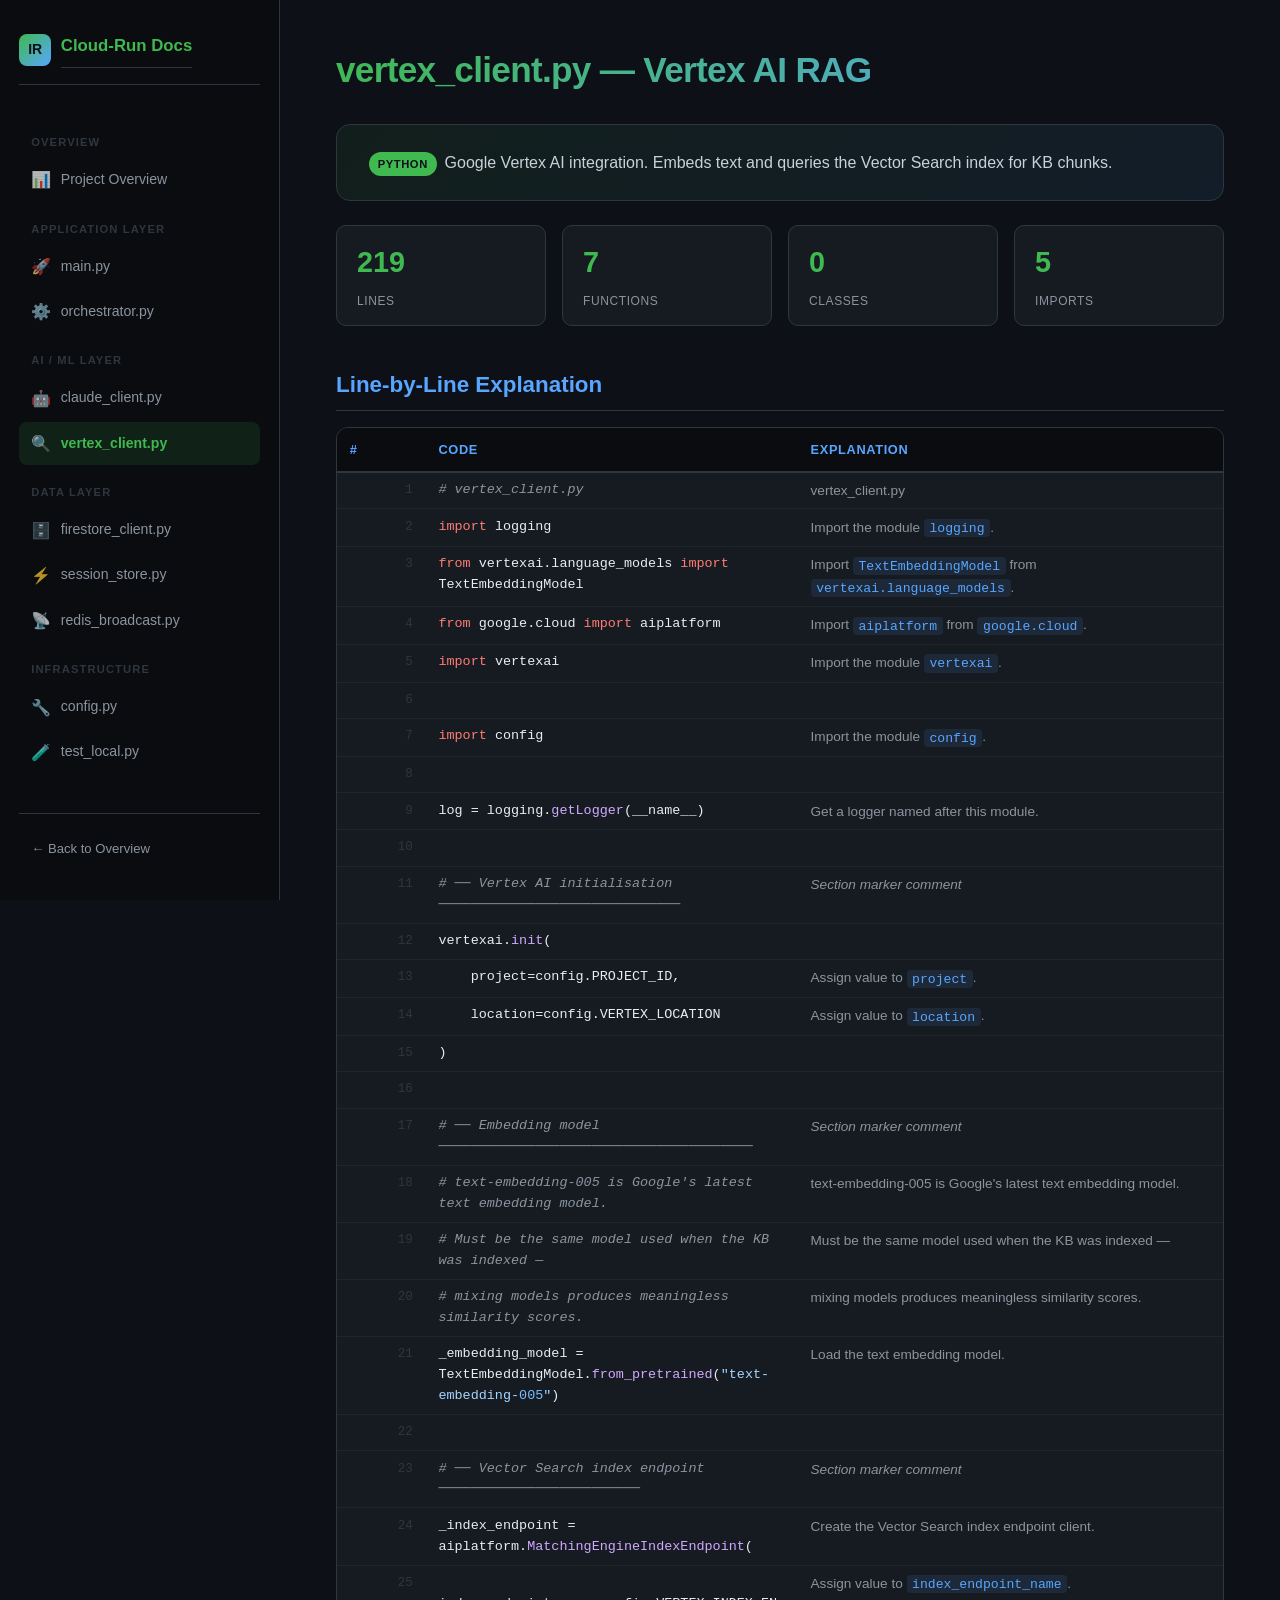
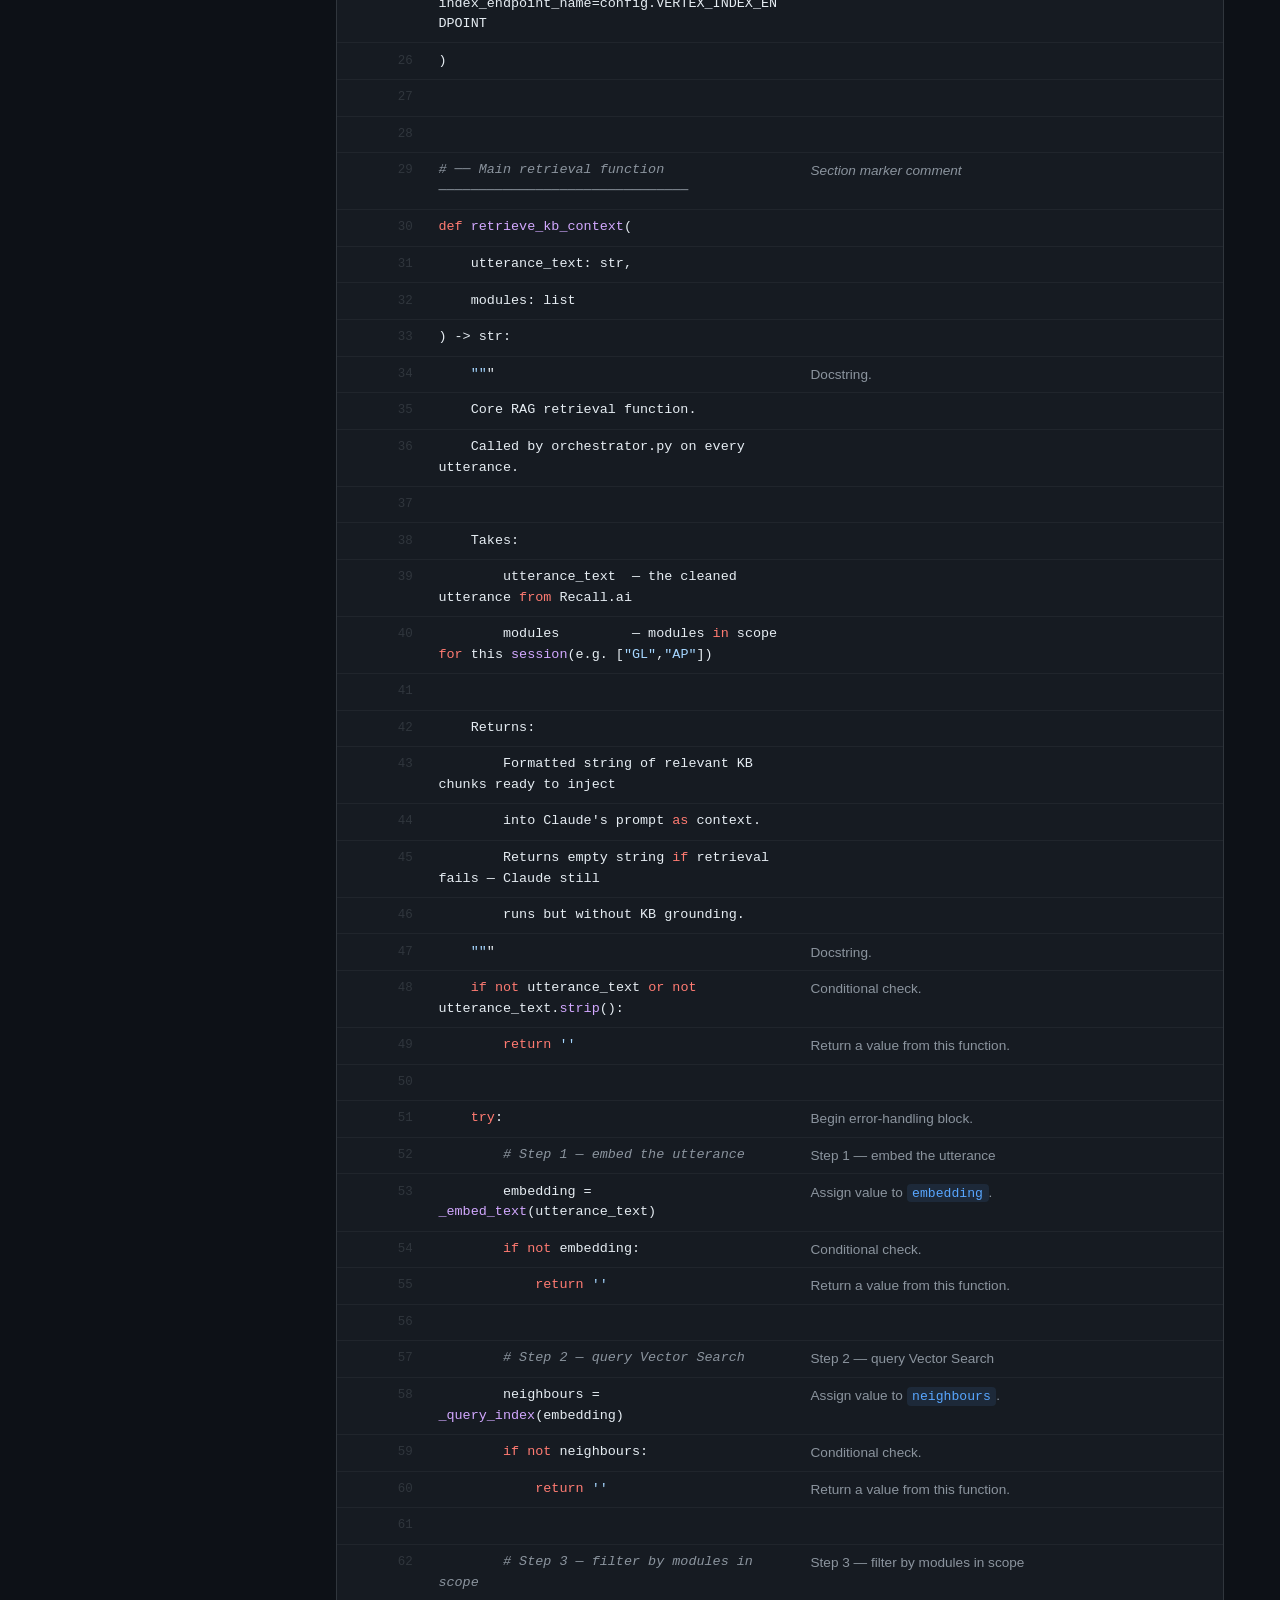
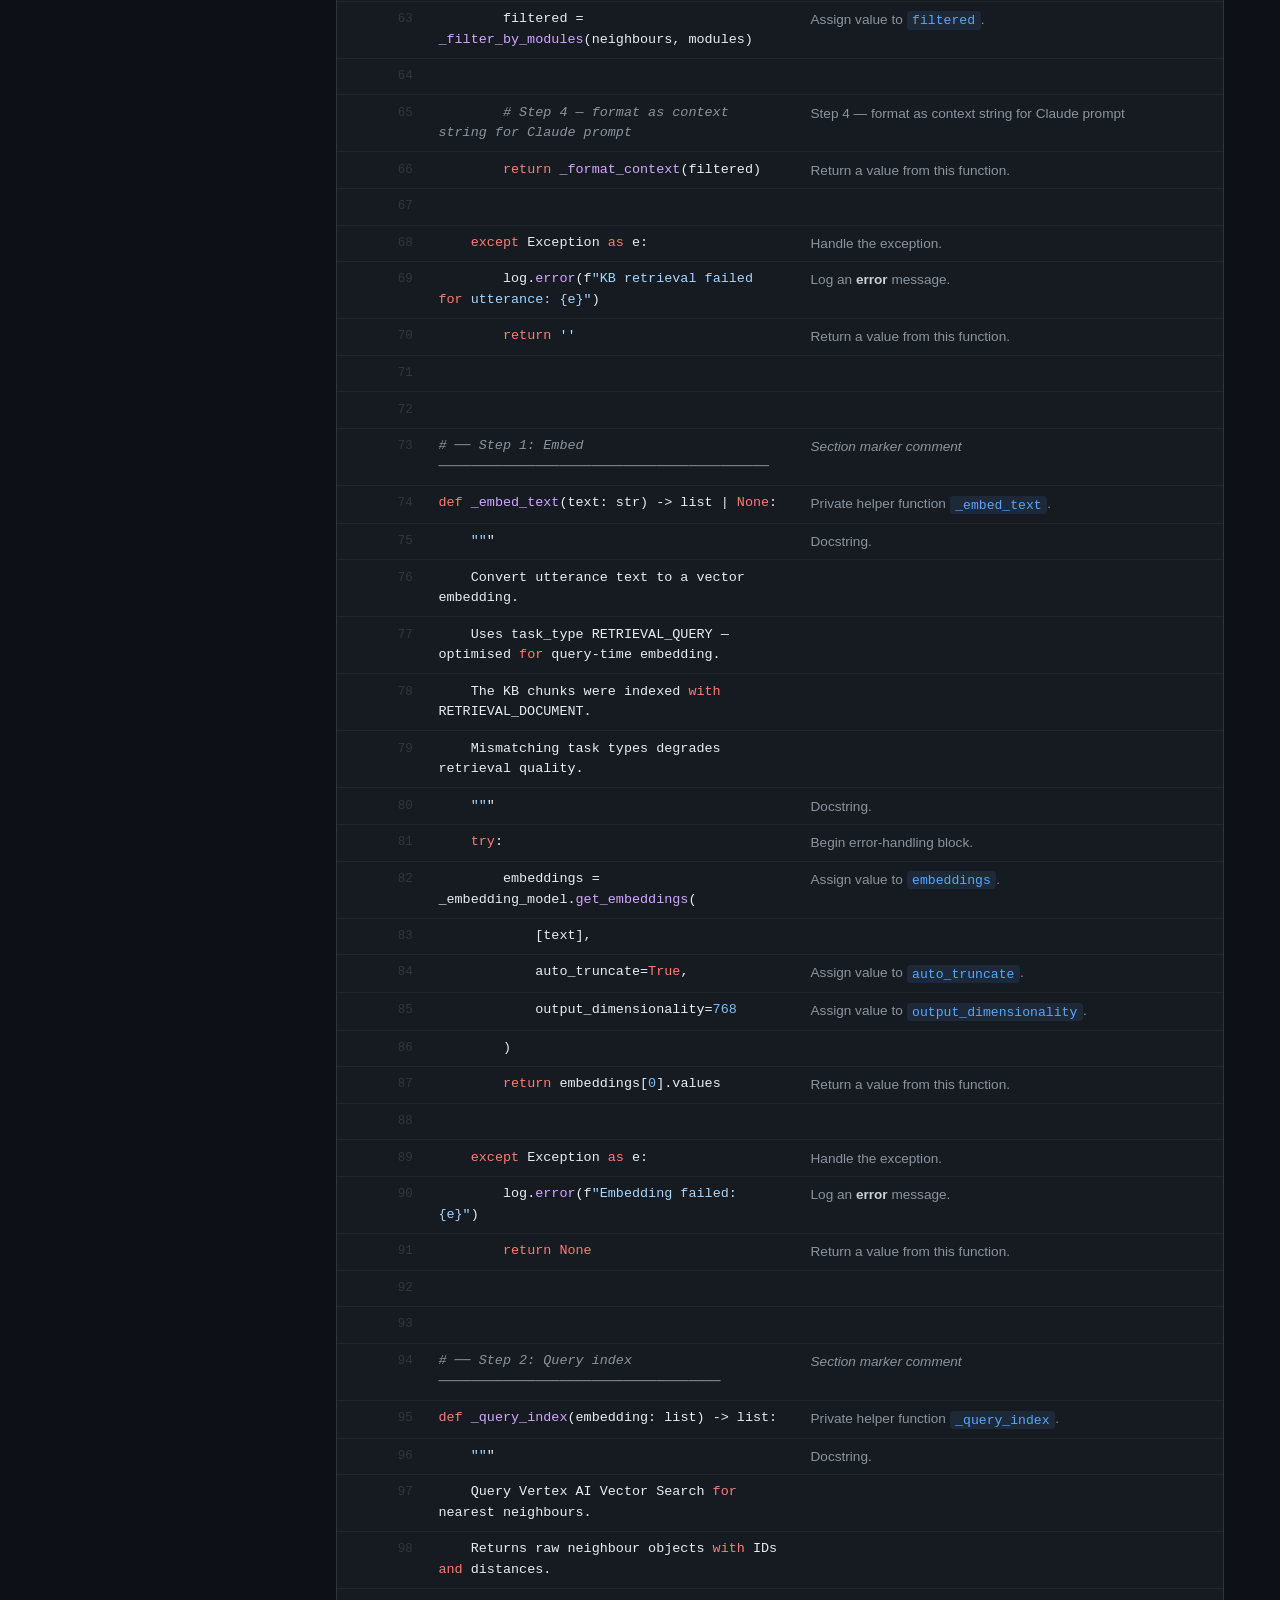
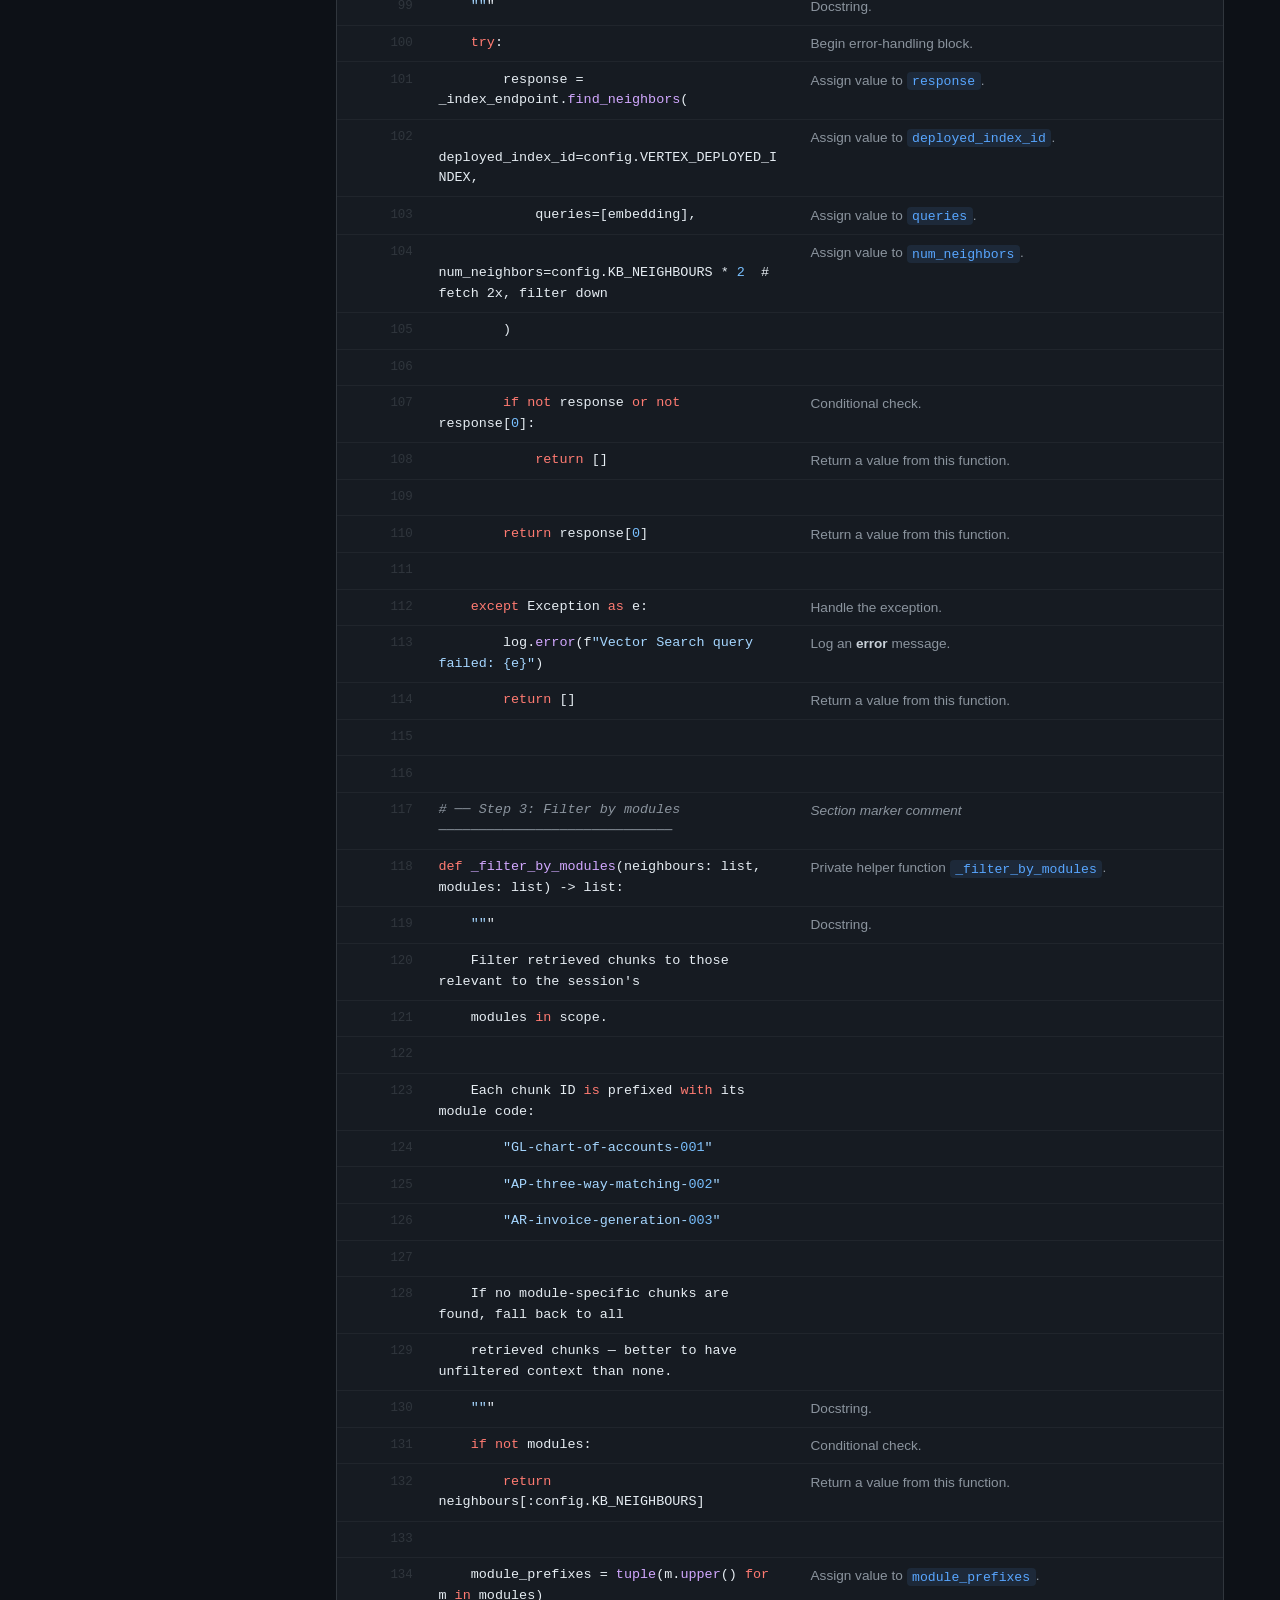
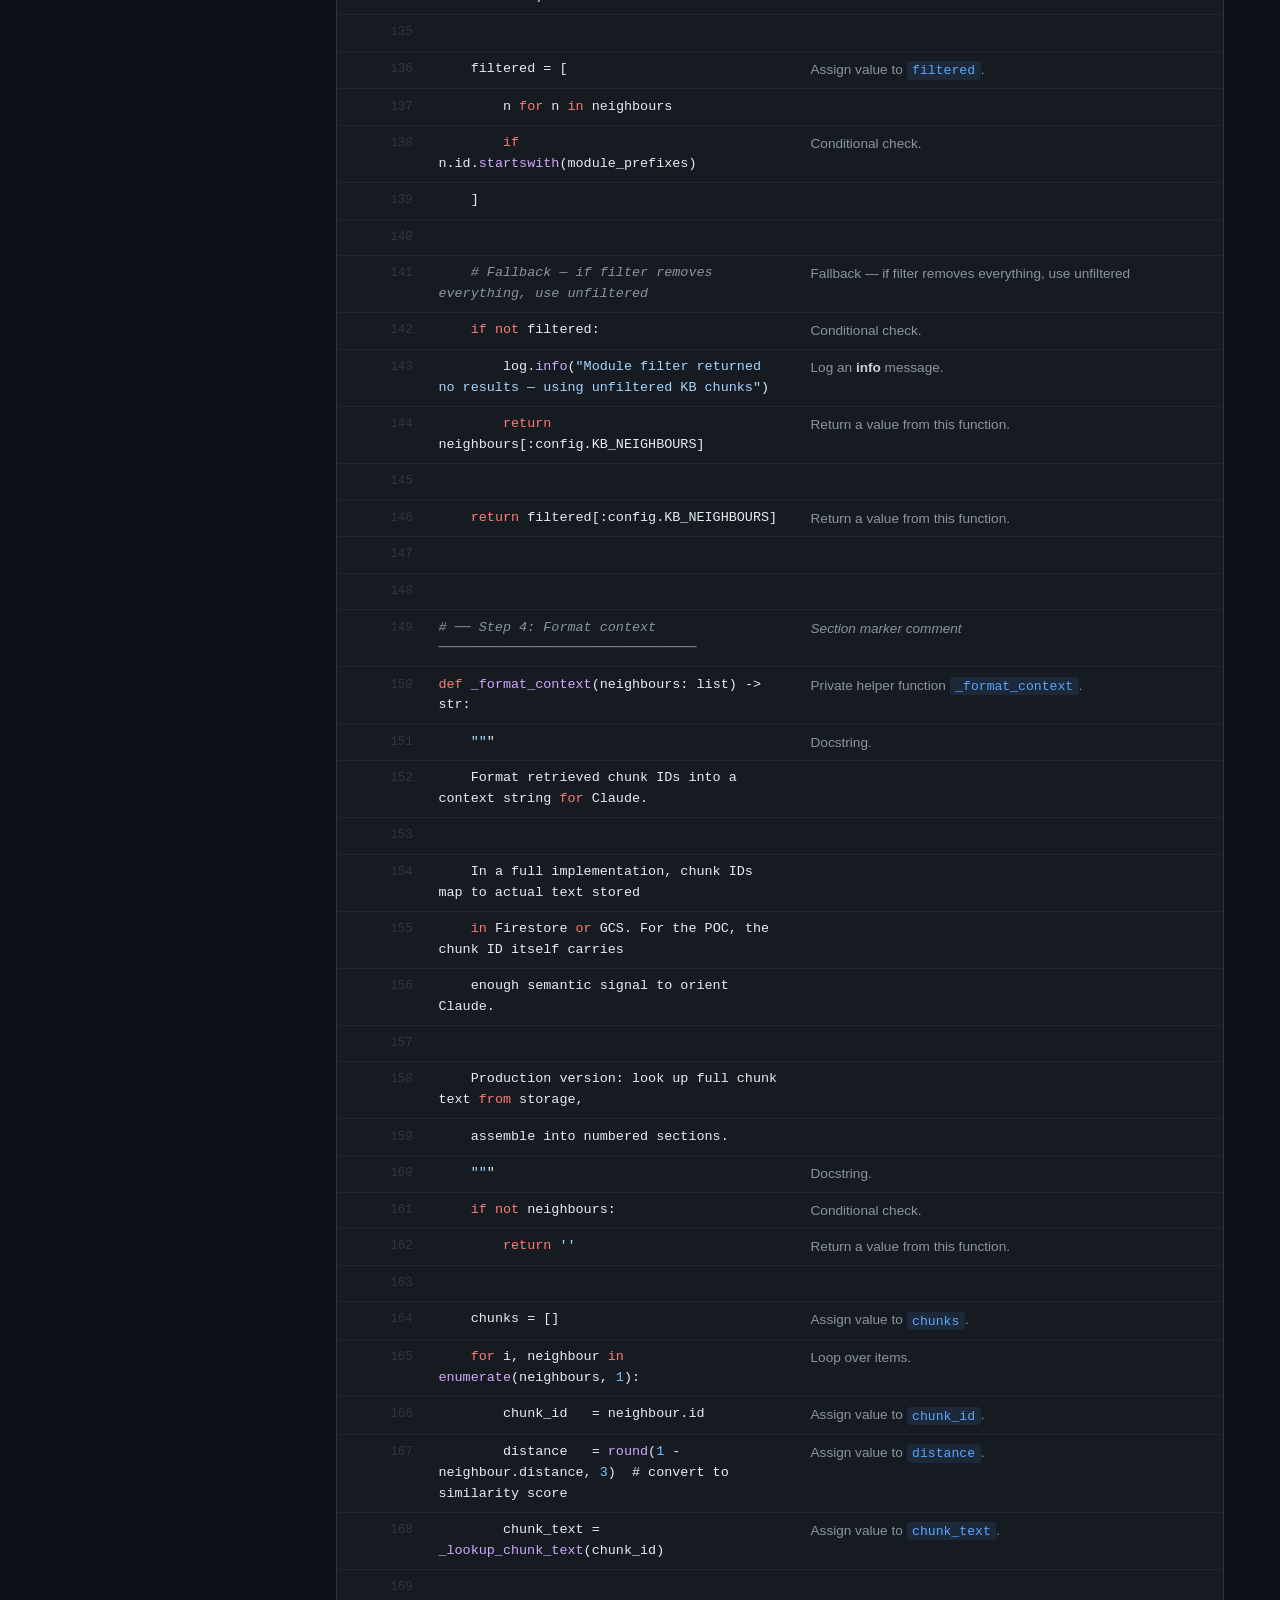
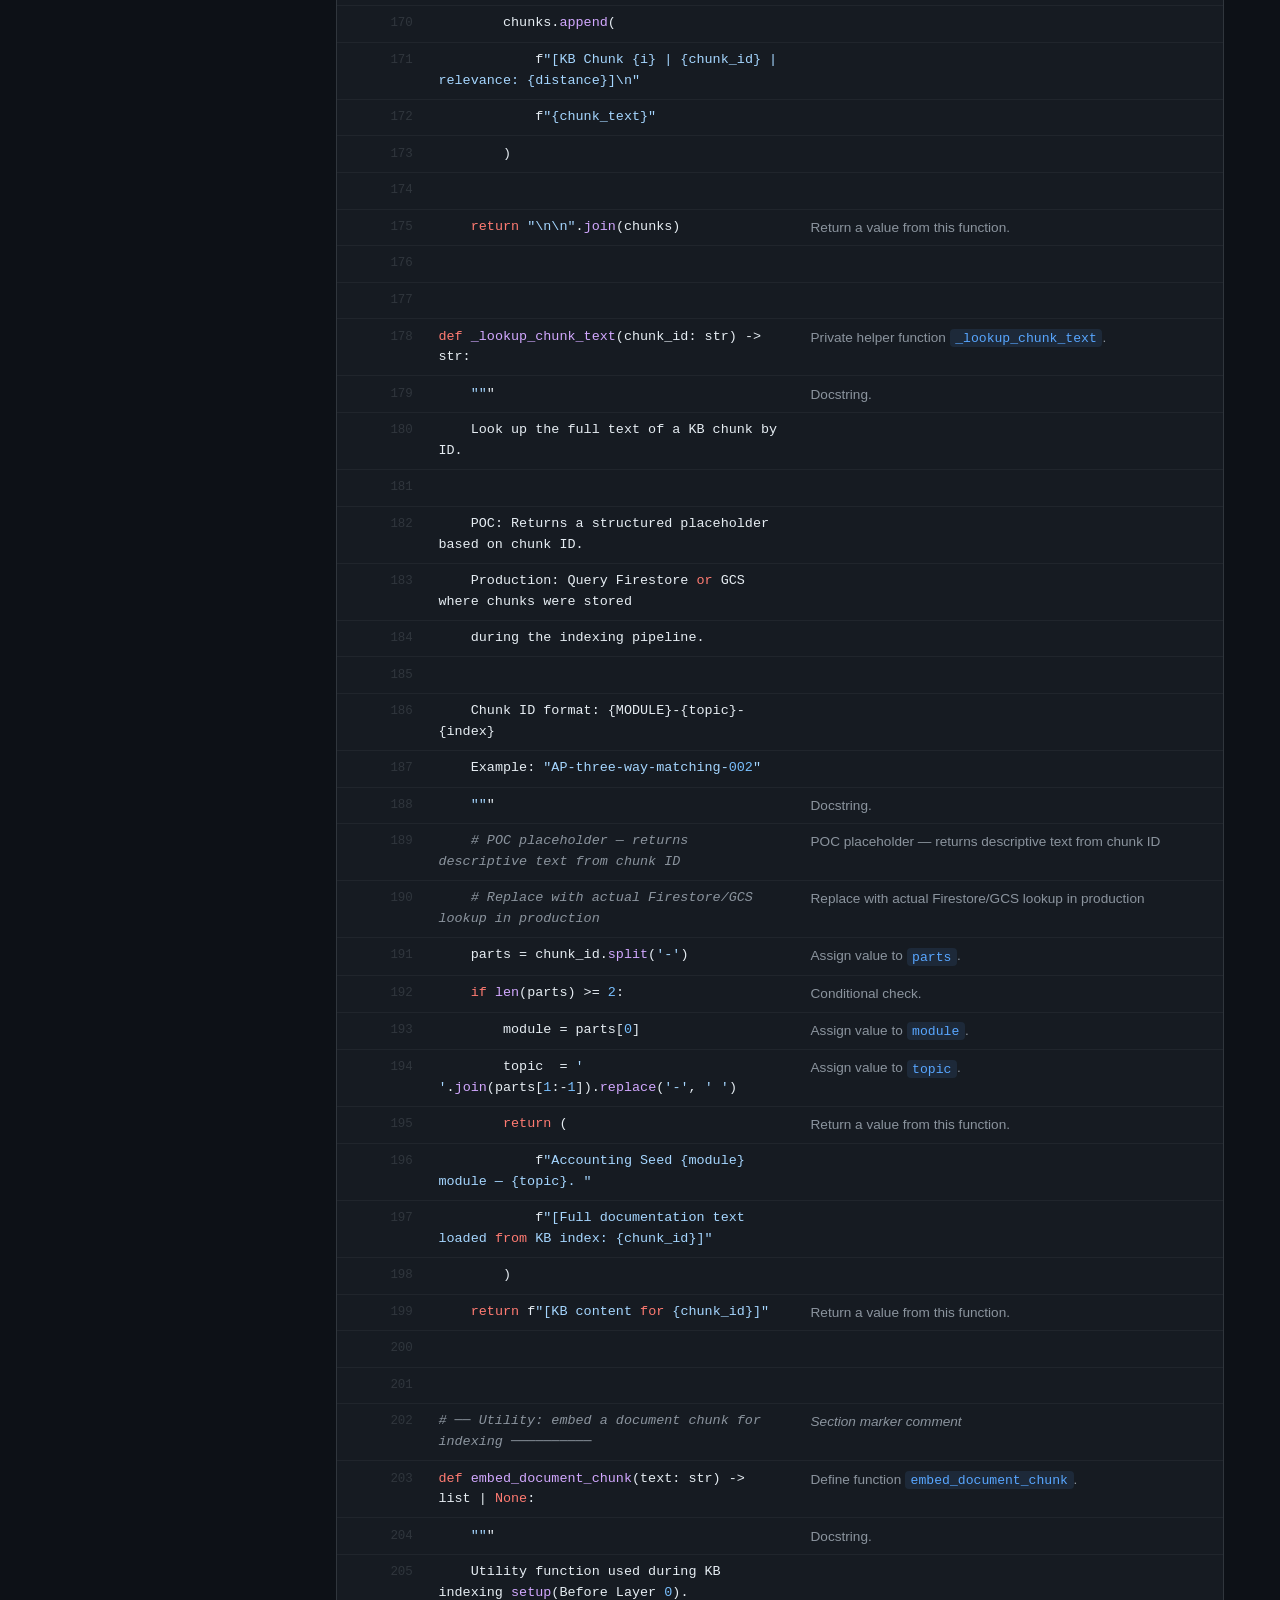
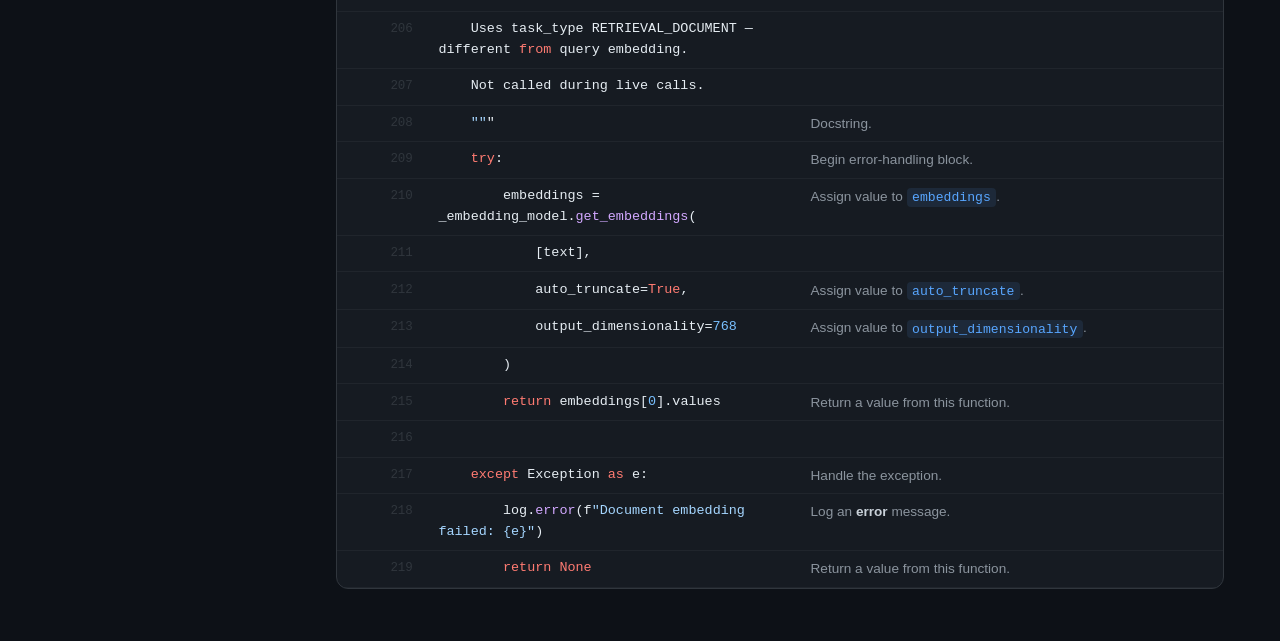
<file: vertex.html>
<!DOCTYPE html>
<html lang="en">
<head>
<meta charset="UTF-8">
<meta name="viewport" content="width=device-width, initial-scale=1.0">
<title>vertex_client.py — Vertex AI RAG | Cloud-Run Code Docs</title>
<link rel="stylesheet" href="style.css">
</head>
<body>
<div class="container">
<aside class="sidebar">
<div class="sidebar-brand"><div class="logo">IR</div><h2>Cloud-Run Docs</h2></div>
<ul>
<div class="section-label">Overview</div>
<li><a href="index.html" ><span class="icon">&#x1F4CA;</span>Project Overview</a></li>
<div class="section-label">Application Layer</div>
<li><a href="main.html" ><span class="icon">&#x1F680;</span>main.py</a></li>
<li><a href="orchestrator.html" ><span class="icon">&#x2699;&#xFE0F;</span>orchestrator.py</a></li>
<div class="section-label">AI / ML Layer</div>
<li><a href="claude_client.html" ><span class="icon">&#x1F916;</span>claude_client.py</a></li>
<li><a href="vertex.html" class="active"><span class="icon">&#x1F50D;</span>vertex_client.py</a></li>
<div class="section-label">Data Layer</div>
<li><a href="firestore.html" ><span class="icon">&#x1F5C4;&#xFE0F;</span>firestore_client.py</a></li>
<li><a href="session.html" ><span class="icon">&#x26A1;</span>session_store.py</a></li>
<li><a href="redis.html" ><span class="icon">&#x1F4E1;</span>redis_broadcast.py</a></li>
<div class="section-label">Infrastructure</div>
<li><a href="config.html" ><span class="icon">&#x1F527;</span>config.py</a></li>
<li><a href="test.html" ><span class="icon">&#x1F9EA;</span>test_local.py</a></li>
</ul>
<div class="back"><a href="index.html">&larr; Back to Overview</a></div>
</aside>
<main class="main">
<h1>vertex_client.py — Vertex AI RAG</h1>
<div class="hero"><p><span class="badge">Python</span>Google Vertex AI integration. Embeds text and queries the Vector Search index for KB chunks.</p></div>
<div class="stats">
  <div class="stat"><span class="num">219</span><span class="label">Lines</span></div>
  <div class="stat"><span class="num">7</span><span class="label">Functions</span></div>
  <div class="stat"><span class="num">0</span><span class="label">Classes</span></div>
  <div class="stat"><span class="num">5</span><span class="label">Imports</span></div>
</div>
<h2>Line-by-Line Explanation</h2>
<div class="table-wrap"><table><thead><tr><th>#</th><th>Code</th><th>Explanation</th></tr></thead><tbody><tr><td class="lineno">1</td><td class="code"><span class="cmt"># vertex_client.py</span></td><td class="explain">vertex_client.py</td></tr>
<tr><td class="lineno">2</td><td class="code"><span class="kw">import</span> logging</td><td class="explain">Import the module <code>logging</code>.</td></tr>
<tr><td class="lineno">3</td><td class="code"><span class="kw">from</span> vertexai.language_models <span class="kw">import</span> TextEmbeddingModel</td><td class="explain">Import <code>TextEmbeddingModel</code> from <code>vertexai.language_models</code>.</td></tr>
<tr><td class="lineno">4</td><td class="code"><span class="kw">from</span> google.cloud <span class="kw">import</span> aiplatform</td><td class="explain">Import <code>aiplatform</code> from <code>google.cloud</code>.</td></tr>
<tr><td class="lineno">5</td><td class="code"><span class="kw">import</span> vertexai</td><td class="explain">Import the module <code>vertexai</code>.</td></tr>
<tr><td class="lineno">6</td><td class="code">&nbsp;</td><td class="explain"></td></tr>
<tr><td class="lineno">7</td><td class="code"><span class="kw">import</span> config</td><td class="explain">Import the module <code>config</code>.</td></tr>
<tr><td class="lineno">8</td><td class="code">&nbsp;</td><td class="explain"></td></tr>
<tr><td class="lineno">9</td><td class="code">log = logging.<span class="fn">getLogger</span>(__name__)</td><td class="explain">Get a logger named after this module.</td></tr>
<tr><td class="lineno">10</td><td class="code">&nbsp;</td><td class="explain"></td></tr>
<tr><td class="lineno">11</td><td class="code"><span class="cmt"># ── Vertex AI initialisation ──────────────────────────────</span></td><td class="explain"><em>Section marker comment</em></td></tr>
<tr><td class="lineno">12</td><td class="code">vertexai.<span class="fn">init</span>(</td><td class="explain"></td></tr>
<tr><td class="lineno">13</td><td class="code">    project=config.PROJECT_ID,</td><td class="explain">Assign value to <code>project</code>.</td></tr>
<tr><td class="lineno">14</td><td class="code">    location=config.VERTEX_LOCATION</td><td class="explain">Assign value to <code>location</code>.</td></tr>
<tr><td class="lineno">15</td><td class="code">)</td><td class="explain"></td></tr>
<tr><td class="lineno">16</td><td class="code">&nbsp;</td><td class="explain"></td></tr>
<tr><td class="lineno">17</td><td class="code"><span class="cmt"># ── Embedding model ───────────────────────────────────────</span></td><td class="explain"><em>Section marker comment</em></td></tr>
<tr><td class="lineno">18</td><td class="code"><span class="cmt"># text-embedding-005 is Google&#x27;s latest text embedding model.</span></td><td class="explain">text-embedding-005 is Google&#x27;s latest text embedding model.</td></tr>
<tr><td class="lineno">19</td><td class="code"><span class="cmt"># Must be the same model used when the KB was indexed —</span></td><td class="explain">Must be the same model used when the KB was indexed —</td></tr>
<tr><td class="lineno">20</td><td class="code"><span class="cmt"># mixing models produces meaningless similarity scores.</span></td><td class="explain">mixing models produces meaningless similarity scores.</td></tr>
<tr><td class="lineno">21</td><td class="code">_embedding_model = TextEmbeddingModel.<span class="fn">from_pretrained</span>(<span class="str">&quot;text-embedding-<span class="num">005</span>&quot;</span>)</td><td class="explain">Load the text embedding model.</td></tr>
<tr><td class="lineno">22</td><td class="code">&nbsp;</td><td class="explain"></td></tr>
<tr><td class="lineno">23</td><td class="code"><span class="cmt"># ── Vector Search index endpoint ─────────────────────────</span></td><td class="explain"><em>Section marker comment</em></td></tr>
<tr><td class="lineno">24</td><td class="code">_index_endpoint = aiplatform.<span class="fn">MatchingEngineIndexEndpoint</span>(</td><td class="explain">Create the Vector Search index endpoint client.</td></tr>
<tr><td class="lineno">25</td><td class="code">    index_endpoint_name=config.VERTEX_INDEX_ENDPOINT</td><td class="explain">Assign value to <code>index_endpoint_name</code>.</td></tr>
<tr><td class="lineno">26</td><td class="code">)</td><td class="explain"></td></tr>
<tr><td class="lineno">27</td><td class="code">&nbsp;</td><td class="explain"></td></tr>
<tr><td class="lineno">28</td><td class="code">&nbsp;</td><td class="explain"></td></tr>
<tr><td class="lineno">29</td><td class="code"><span class="cmt"># ── Main retrieval function ───────────────────────────────</span></td><td class="explain"><em>Section marker comment</em></td></tr>
<tr><td class="lineno">30</td><td class="code"><span class="kw">def</span> <span class="fn">retrieve_kb_context</span>(</td><td class="explain"></td></tr>
<tr><td class="lineno">31</td><td class="code">    utterance_text: str,</td><td class="explain"></td></tr>
<tr><td class="lineno">32</td><td class="code">    modules: list</td><td class="explain"></td></tr>
<tr><td class="lineno">33</td><td class="code">) -&gt; str:</td><td class="explain"></td></tr>
<tr><td class="lineno">34</td><td class="code">    <span class="str">&quot;&quot;</span>&quot;</td><td class="explain">Docstring.</td></tr>
<tr><td class="lineno">35</td><td class="code">    Core RAG retrieval function.</td><td class="explain"></td></tr>
<tr><td class="lineno">36</td><td class="code">    Called by orchestrator.py on every utterance.</td><td class="explain"></td></tr>
<tr><td class="lineno">37</td><td class="code">&nbsp;</td><td class="explain"></td></tr>
<tr><td class="lineno">38</td><td class="code">    Takes:</td><td class="explain"></td></tr>
<tr><td class="lineno">39</td><td class="code">        utterance_text  — the cleaned utterance <span class="kw">from</span> Recall.ai</td><td class="explain"></td></tr>
<tr><td class="lineno">40</td><td class="code">        modules         — modules <span class="kw">in</span> scope <span class="kw">for</span> this <span class="fn">session</span>(e.g. [<span class="str">&quot;GL&quot;</span>,<span class="str">&quot;AP&quot;</span>])</td><td class="explain"></td></tr>
<tr><td class="lineno">41</td><td class="code">&nbsp;</td><td class="explain"></td></tr>
<tr><td class="lineno">42</td><td class="code">    Returns:</td><td class="explain"></td></tr>
<tr><td class="lineno">43</td><td class="code">        Formatted string of relevant KB chunks ready to inject</td><td class="explain"></td></tr>
<tr><td class="lineno">44</td><td class="code">        into Claude&#x27;s prompt <span class="kw">as</span> context.</td><td class="explain"></td></tr>
<tr><td class="lineno">45</td><td class="code">        Returns empty string <span class="kw">if</span> retrieval fails — Claude still</td><td class="explain"></td></tr>
<tr><td class="lineno">46</td><td class="code">        runs but without KB grounding.</td><td class="explain"></td></tr>
<tr><td class="lineno">47</td><td class="code">    <span class="str">&quot;&quot;</span>&quot;</td><td class="explain">Docstring.</td></tr>
<tr><td class="lineno">48</td><td class="code">    <span class="kw">if</span> <span class="kw">not</span> utterance_text <span class="kw">or</span> <span class="kw">not</span> utterance_text.<span class="fn">strip</span>():</td><td class="explain">Conditional check.</td></tr>
<tr><td class="lineno">49</td><td class="code">        <span class="kw">return</span> <span class="str">&#x27;&#x27;</span></td><td class="explain">Return a value from this function.</td></tr>
<tr><td class="lineno">50</td><td class="code">&nbsp;</td><td class="explain"></td></tr>
<tr><td class="lineno">51</td><td class="code">    <span class="kw">try</span>:</td><td class="explain">Begin error-handling block.</td></tr>
<tr><td class="lineno">52</td><td class="code"><span class="cmt">        # Step 1 — embed the utterance</span></td><td class="explain">Step 1 — embed the utterance</td></tr>
<tr><td class="lineno">53</td><td class="code">        embedding = <span class="fn">_embed_text</span>(utterance_text)</td><td class="explain">Assign value to <code>embedding</code>.</td></tr>
<tr><td class="lineno">54</td><td class="code">        <span class="kw">if</span> <span class="kw">not</span> embedding:</td><td class="explain">Conditional check.</td></tr>
<tr><td class="lineno">55</td><td class="code">            <span class="kw">return</span> <span class="str">&#x27;&#x27;</span></td><td class="explain">Return a value from this function.</td></tr>
<tr><td class="lineno">56</td><td class="code">&nbsp;</td><td class="explain"></td></tr>
<tr><td class="lineno">57</td><td class="code"><span class="cmt">        # Step 2 — query Vector Search</span></td><td class="explain">Step 2 — query Vector Search</td></tr>
<tr><td class="lineno">58</td><td class="code">        neighbours = <span class="fn">_query_index</span>(embedding)</td><td class="explain">Assign value to <code>neighbours</code>.</td></tr>
<tr><td class="lineno">59</td><td class="code">        <span class="kw">if</span> <span class="kw">not</span> neighbours:</td><td class="explain">Conditional check.</td></tr>
<tr><td class="lineno">60</td><td class="code">            <span class="kw">return</span> <span class="str">&#x27;&#x27;</span></td><td class="explain">Return a value from this function.</td></tr>
<tr><td class="lineno">61</td><td class="code">&nbsp;</td><td class="explain"></td></tr>
<tr><td class="lineno">62</td><td class="code"><span class="cmt">        # Step 3 — filter by modules in scope</span></td><td class="explain">Step 3 — filter by modules in scope</td></tr>
<tr><td class="lineno">63</td><td class="code">        filtered = <span class="fn">_filter_by_modules</span>(neighbours, modules)</td><td class="explain">Assign value to <code>filtered</code>.</td></tr>
<tr><td class="lineno">64</td><td class="code">&nbsp;</td><td class="explain"></td></tr>
<tr><td class="lineno">65</td><td class="code"><span class="cmt">        # Step 4 — format as context string for Claude prompt</span></td><td class="explain">Step 4 — format as context string for Claude prompt</td></tr>
<tr><td class="lineno">66</td><td class="code">        <span class="kw">return</span> <span class="fn">_format_context</span>(filtered)</td><td class="explain">Return a value from this function.</td></tr>
<tr><td class="lineno">67</td><td class="code">&nbsp;</td><td class="explain"></td></tr>
<tr><td class="lineno">68</td><td class="code">    <span class="kw">except</span> Exception <span class="kw">as</span> e:</td><td class="explain">Handle the exception.</td></tr>
<tr><td class="lineno">69</td><td class="code">        log.<span class="fn">error</span>(f<span class="str">&quot;KB retrieval failed <span class="kw">for</span> utterance: {e}&quot;</span>)</td><td class="explain">Log an <strong>error</strong> message.</td></tr>
<tr><td class="lineno">70</td><td class="code">        <span class="kw">return</span> <span class="str">&#x27;&#x27;</span></td><td class="explain">Return a value from this function.</td></tr>
<tr><td class="lineno">71</td><td class="code">&nbsp;</td><td class="explain"></td></tr>
<tr><td class="lineno">72</td><td class="code">&nbsp;</td><td class="explain"></td></tr>
<tr><td class="lineno">73</td><td class="code"><span class="cmt"># ── Step 1: Embed ─────────────────────────────────────────</span></td><td class="explain"><em>Section marker comment</em></td></tr>
<tr><td class="lineno">74</td><td class="code"><span class="kw">def</span> <span class="fn">_embed_text</span>(text: str) -&gt; list | <span class="kw">None</span>:</td><td class="explain">Private helper function <code>_embed_text</code>.</td></tr>
<tr><td class="lineno">75</td><td class="code">    <span class="str">&quot;&quot;</span>&quot;</td><td class="explain">Docstring.</td></tr>
<tr><td class="lineno">76</td><td class="code">    Convert utterance text to a vector embedding.</td><td class="explain"></td></tr>
<tr><td class="lineno">77</td><td class="code">    Uses task_type RETRIEVAL_QUERY — optimised <span class="kw">for</span> query-time embedding.</td><td class="explain"></td></tr>
<tr><td class="lineno">78</td><td class="code">    The KB chunks were indexed <span class="kw">with</span> RETRIEVAL_DOCUMENT.</td><td class="explain"></td></tr>
<tr><td class="lineno">79</td><td class="code">    Mismatching task types degrades retrieval quality.</td><td class="explain"></td></tr>
<tr><td class="lineno">80</td><td class="code">    <span class="str">&quot;&quot;</span>&quot;</td><td class="explain">Docstring.</td></tr>
<tr><td class="lineno">81</td><td class="code">    <span class="kw">try</span>:</td><td class="explain">Begin error-handling block.</td></tr>
<tr><td class="lineno">82</td><td class="code">        embeddings = _embedding_model.<span class="fn">get_embeddings</span>(</td><td class="explain">Assign value to <code>embeddings</code>.</td></tr>
<tr><td class="lineno">83</td><td class="code">            [text],</td><td class="explain"></td></tr>
<tr><td class="lineno">84</td><td class="code">            auto_truncate=<span class="kw">True</span>,</td><td class="explain">Assign value to <code>auto_truncate</code>.</td></tr>
<tr><td class="lineno">85</td><td class="code">            output_dimensionality=<span class="num">768</span></td><td class="explain">Assign value to <code>output_dimensionality</code>.</td></tr>
<tr><td class="lineno">86</td><td class="code">        )</td><td class="explain"></td></tr>
<tr><td class="lineno">87</td><td class="code">        <span class="kw">return</span> embeddings[<span class="num">0</span>].values</td><td class="explain">Return a value from this function.</td></tr>
<tr><td class="lineno">88</td><td class="code">&nbsp;</td><td class="explain"></td></tr>
<tr><td class="lineno">89</td><td class="code">    <span class="kw">except</span> Exception <span class="kw">as</span> e:</td><td class="explain">Handle the exception.</td></tr>
<tr><td class="lineno">90</td><td class="code">        log.<span class="fn">error</span>(f<span class="str">&quot;Embedding failed: {e}&quot;</span>)</td><td class="explain">Log an <strong>error</strong> message.</td></tr>
<tr><td class="lineno">91</td><td class="code">        <span class="kw">return</span> <span class="kw">None</span></td><td class="explain">Return a value from this function.</td></tr>
<tr><td class="lineno">92</td><td class="code">&nbsp;</td><td class="explain"></td></tr>
<tr><td class="lineno">93</td><td class="code">&nbsp;</td><td class="explain"></td></tr>
<tr><td class="lineno">94</td><td class="code"><span class="cmt"># ── Step 2: Query index ───────────────────────────────────</span></td><td class="explain"><em>Section marker comment</em></td></tr>
<tr><td class="lineno">95</td><td class="code"><span class="kw">def</span> <span class="fn">_query_index</span>(embedding: list) -&gt; list:</td><td class="explain">Private helper function <code>_query_index</code>.</td></tr>
<tr><td class="lineno">96</td><td class="code">    <span class="str">&quot;&quot;</span>&quot;</td><td class="explain">Docstring.</td></tr>
<tr><td class="lineno">97</td><td class="code">    Query Vertex AI Vector Search <span class="kw">for</span> nearest neighbours.</td><td class="explain"></td></tr>
<tr><td class="lineno">98</td><td class="code">    Returns raw neighbour objects <span class="kw">with</span> IDs <span class="kw">and</span> distances.</td><td class="explain"></td></tr>
<tr><td class="lineno">99</td><td class="code">    <span class="str">&quot;&quot;</span>&quot;</td><td class="explain">Docstring.</td></tr>
<tr><td class="lineno">100</td><td class="code">    <span class="kw">try</span>:</td><td class="explain">Begin error-handling block.</td></tr>
<tr><td class="lineno">101</td><td class="code">        response = _index_endpoint.<span class="fn">find_neighbors</span>(</td><td class="explain">Assign value to <code>response</code>.</td></tr>
<tr><td class="lineno">102</td><td class="code">            deployed_index_id=config.VERTEX_DEPLOYED_INDEX,</td><td class="explain">Assign value to <code>deployed_index_id</code>.</td></tr>
<tr><td class="lineno">103</td><td class="code">            queries=[embedding],</td><td class="explain">Assign value to <code>queries</code>.</td></tr>
<tr><td class="lineno">104</td><td class="code">            num_neighbors=config.KB_NEIGHBOURS * <span class="num">2</span>  # fetch 2x, filter down</td><td class="explain">Assign value to <code>num_neighbors</code>.</td></tr>
<tr><td class="lineno">105</td><td class="code">        )</td><td class="explain"></td></tr>
<tr><td class="lineno">106</td><td class="code">&nbsp;</td><td class="explain"></td></tr>
<tr><td class="lineno">107</td><td class="code">        <span class="kw">if</span> <span class="kw">not</span> response <span class="kw">or</span> <span class="kw">not</span> response[<span class="num">0</span>]:</td><td class="explain">Conditional check.</td></tr>
<tr><td class="lineno">108</td><td class="code">            <span class="kw">return</span> []</td><td class="explain">Return a value from this function.</td></tr>
<tr><td class="lineno">109</td><td class="code">&nbsp;</td><td class="explain"></td></tr>
<tr><td class="lineno">110</td><td class="code">        <span class="kw">return</span> response[<span class="num">0</span>]</td><td class="explain">Return a value from this function.</td></tr>
<tr><td class="lineno">111</td><td class="code">&nbsp;</td><td class="explain"></td></tr>
<tr><td class="lineno">112</td><td class="code">    <span class="kw">except</span> Exception <span class="kw">as</span> e:</td><td class="explain">Handle the exception.</td></tr>
<tr><td class="lineno">113</td><td class="code">        log.<span class="fn">error</span>(f<span class="str">&quot;Vector Search query failed: {e}&quot;</span>)</td><td class="explain">Log an <strong>error</strong> message.</td></tr>
<tr><td class="lineno">114</td><td class="code">        <span class="kw">return</span> []</td><td class="explain">Return a value from this function.</td></tr>
<tr><td class="lineno">115</td><td class="code">&nbsp;</td><td class="explain"></td></tr>
<tr><td class="lineno">116</td><td class="code">&nbsp;</td><td class="explain"></td></tr>
<tr><td class="lineno">117</td><td class="code"><span class="cmt"># ── Step 3: Filter by modules ─────────────────────────────</span></td><td class="explain"><em>Section marker comment</em></td></tr>
<tr><td class="lineno">118</td><td class="code"><span class="kw">def</span> <span class="fn">_filter_by_modules</span>(neighbours: list, modules: list) -&gt; list:</td><td class="explain">Private helper function <code>_filter_by_modules</code>.</td></tr>
<tr><td class="lineno">119</td><td class="code">    <span class="str">&quot;&quot;</span>&quot;</td><td class="explain">Docstring.</td></tr>
<tr><td class="lineno">120</td><td class="code">    Filter retrieved chunks to those relevant to the session&#x27;s</td><td class="explain"></td></tr>
<tr><td class="lineno">121</td><td class="code">    modules <span class="kw">in</span> scope.</td><td class="explain"></td></tr>
<tr><td class="lineno">122</td><td class="code">&nbsp;</td><td class="explain"></td></tr>
<tr><td class="lineno">123</td><td class="code">    Each chunk ID <span class="kw">is</span> prefixed <span class="kw">with</span> its module code:</td><td class="explain"></td></tr>
<tr><td class="lineno">124</td><td class="code">        <span class="str">&quot;GL-chart-of-accounts-<span class="num">001</span>&quot;</span></td><td class="explain"></td></tr>
<tr><td class="lineno">125</td><td class="code">        <span class="str">&quot;AP-three-way-matching-<span class="num">002</span>&quot;</span></td><td class="explain"></td></tr>
<tr><td class="lineno">126</td><td class="code">        <span class="str">&quot;AR-invoice-generation-<span class="num">003</span>&quot;</span></td><td class="explain"></td></tr>
<tr><td class="lineno">127</td><td class="code">&nbsp;</td><td class="explain"></td></tr>
<tr><td class="lineno">128</td><td class="code">    If no module-specific chunks are found, fall back to all</td><td class="explain"></td></tr>
<tr><td class="lineno">129</td><td class="code">    retrieved chunks — better to have unfiltered context than none.</td><td class="explain"></td></tr>
<tr><td class="lineno">130</td><td class="code">    <span class="str">&quot;&quot;</span>&quot;</td><td class="explain">Docstring.</td></tr>
<tr><td class="lineno">131</td><td class="code">    <span class="kw">if</span> <span class="kw">not</span> modules:</td><td class="explain">Conditional check.</td></tr>
<tr><td class="lineno">132</td><td class="code">        <span class="kw">return</span> neighbours[:config.KB_NEIGHBOURS]</td><td class="explain">Return a value from this function.</td></tr>
<tr><td class="lineno">133</td><td class="code">&nbsp;</td><td class="explain"></td></tr>
<tr><td class="lineno">134</td><td class="code">    module_prefixes = <span class="fn">tuple</span>(m.<span class="fn">upper</span>() <span class="kw">for</span> m <span class="kw">in</span> modules)</td><td class="explain">Assign value to <code>module_prefixes</code>.</td></tr>
<tr><td class="lineno">135</td><td class="code">&nbsp;</td><td class="explain"></td></tr>
<tr><td class="lineno">136</td><td class="code">    filtered = [</td><td class="explain">Assign value to <code>filtered</code>.</td></tr>
<tr><td class="lineno">137</td><td class="code">        n <span class="kw">for</span> n <span class="kw">in</span> neighbours</td><td class="explain"></td></tr>
<tr><td class="lineno">138</td><td class="code">        <span class="kw">if</span> n.id.<span class="fn">startswith</span>(module_prefixes)</td><td class="explain">Conditional check.</td></tr>
<tr><td class="lineno">139</td><td class="code">    ]</td><td class="explain"></td></tr>
<tr><td class="lineno">140</td><td class="code">&nbsp;</td><td class="explain"></td></tr>
<tr><td class="lineno">141</td><td class="code"><span class="cmt">    # Fallback — if filter removes everything, use unfiltered</span></td><td class="explain">Fallback — if filter removes everything, use unfiltered</td></tr>
<tr><td class="lineno">142</td><td class="code">    <span class="kw">if</span> <span class="kw">not</span> filtered:</td><td class="explain">Conditional check.</td></tr>
<tr><td class="lineno">143</td><td class="code">        log.<span class="fn">info</span>(<span class="str">&quot;Module filter returned no results — using unfiltered KB chunks&quot;</span>)</td><td class="explain">Log an <strong>info</strong> message.</td></tr>
<tr><td class="lineno">144</td><td class="code">        <span class="kw">return</span> neighbours[:config.KB_NEIGHBOURS]</td><td class="explain">Return a value from this function.</td></tr>
<tr><td class="lineno">145</td><td class="code">&nbsp;</td><td class="explain"></td></tr>
<tr><td class="lineno">146</td><td class="code">    <span class="kw">return</span> filtered[:config.KB_NEIGHBOURS]</td><td class="explain">Return a value from this function.</td></tr>
<tr><td class="lineno">147</td><td class="code">&nbsp;</td><td class="explain"></td></tr>
<tr><td class="lineno">148</td><td class="code">&nbsp;</td><td class="explain"></td></tr>
<tr><td class="lineno">149</td><td class="code"><span class="cmt"># ── Step 4: Format context ────────────────────────────────</span></td><td class="explain"><em>Section marker comment</em></td></tr>
<tr><td class="lineno">150</td><td class="code"><span class="kw">def</span> <span class="fn">_format_context</span>(neighbours: list) -&gt; str:</td><td class="explain">Private helper function <code>_format_context</code>.</td></tr>
<tr><td class="lineno">151</td><td class="code">    <span class="str">&quot;&quot;</span>&quot;</td><td class="explain">Docstring.</td></tr>
<tr><td class="lineno">152</td><td class="code">    Format retrieved chunk IDs into a context string <span class="kw">for</span> Claude.</td><td class="explain"></td></tr>
<tr><td class="lineno">153</td><td class="code">&nbsp;</td><td class="explain"></td></tr>
<tr><td class="lineno">154</td><td class="code">    In a full implementation, chunk IDs map to actual text stored</td><td class="explain"></td></tr>
<tr><td class="lineno">155</td><td class="code">    <span class="kw">in</span> Firestore <span class="kw">or</span> GCS. For the POC, the chunk ID itself carries</td><td class="explain"></td></tr>
<tr><td class="lineno">156</td><td class="code">    enough semantic signal to orient Claude.</td><td class="explain"></td></tr>
<tr><td class="lineno">157</td><td class="code">&nbsp;</td><td class="explain"></td></tr>
<tr><td class="lineno">158</td><td class="code">    Production version: look up full chunk text <span class="kw">from</span> storage,</td><td class="explain"></td></tr>
<tr><td class="lineno">159</td><td class="code">    assemble into numbered sections.</td><td class="explain"></td></tr>
<tr><td class="lineno">160</td><td class="code">    <span class="str">&quot;&quot;</span>&quot;</td><td class="explain">Docstring.</td></tr>
<tr><td class="lineno">161</td><td class="code">    <span class="kw">if</span> <span class="kw">not</span> neighbours:</td><td class="explain">Conditional check.</td></tr>
<tr><td class="lineno">162</td><td class="code">        <span class="kw">return</span> <span class="str">&#x27;&#x27;</span></td><td class="explain">Return a value from this function.</td></tr>
<tr><td class="lineno">163</td><td class="code">&nbsp;</td><td class="explain"></td></tr>
<tr><td class="lineno">164</td><td class="code">    chunks = []</td><td class="explain">Assign value to <code>chunks</code>.</td></tr>
<tr><td class="lineno">165</td><td class="code">    <span class="kw">for</span> i, neighbour <span class="kw">in</span> <span class="fn">enumerate</span>(neighbours, <span class="num">1</span>):</td><td class="explain">Loop over items.</td></tr>
<tr><td class="lineno">166</td><td class="code">        chunk_id   = neighbour.id</td><td class="explain">Assign value to <code>chunk_id</code>.</td></tr>
<tr><td class="lineno">167</td><td class="code">        distance   = <span class="fn">round</span>(<span class="num">1</span> - neighbour.distance, <span class="num">3</span>)  # convert to similarity score</td><td class="explain">Assign value to <code>distance</code>.</td></tr>
<tr><td class="lineno">168</td><td class="code">        chunk_text = <span class="fn">_lookup_chunk_text</span>(chunk_id)</td><td class="explain">Assign value to <code>chunk_text</code>.</td></tr>
<tr><td class="lineno">169</td><td class="code">&nbsp;</td><td class="explain"></td></tr>
<tr><td class="lineno">170</td><td class="code">        chunks.<span class="fn">append</span>(</td><td class="explain"></td></tr>
<tr><td class="lineno">171</td><td class="code">            f<span class="str">&quot;[KB Chunk {i} | {chunk_id} | relevance: {distance}]\n&quot;</span></td><td class="explain"></td></tr>
<tr><td class="lineno">172</td><td class="code">            f<span class="str">&quot;{chunk_text}&quot;</span></td><td class="explain"></td></tr>
<tr><td class="lineno">173</td><td class="code">        )</td><td class="explain"></td></tr>
<tr><td class="lineno">174</td><td class="code">&nbsp;</td><td class="explain"></td></tr>
<tr><td class="lineno">175</td><td class="code">    <span class="kw">return</span> <span class="str">&quot;\n\n&quot;</span>.<span class="fn">join</span>(chunks)</td><td class="explain">Return a value from this function.</td></tr>
<tr><td class="lineno">176</td><td class="code">&nbsp;</td><td class="explain"></td></tr>
<tr><td class="lineno">177</td><td class="code">&nbsp;</td><td class="explain"></td></tr>
<tr><td class="lineno">178</td><td class="code"><span class="kw">def</span> <span class="fn">_lookup_chunk_text</span>(chunk_id: str) -&gt; str:</td><td class="explain">Private helper function <code>_lookup_chunk_text</code>.</td></tr>
<tr><td class="lineno">179</td><td class="code">    <span class="str">&quot;&quot;</span>&quot;</td><td class="explain">Docstring.</td></tr>
<tr><td class="lineno">180</td><td class="code">    Look up the full text of a KB chunk by ID.</td><td class="explain"></td></tr>
<tr><td class="lineno">181</td><td class="code">&nbsp;</td><td class="explain"></td></tr>
<tr><td class="lineno">182</td><td class="code">    POC: Returns a structured placeholder based on chunk ID.</td><td class="explain"></td></tr>
<tr><td class="lineno">183</td><td class="code">    Production: Query Firestore <span class="kw">or</span> GCS where chunks were stored</td><td class="explain"></td></tr>
<tr><td class="lineno">184</td><td class="code">    during the indexing pipeline.</td><td class="explain"></td></tr>
<tr><td class="lineno">185</td><td class="code">&nbsp;</td><td class="explain"></td></tr>
<tr><td class="lineno">186</td><td class="code">    Chunk ID format: {MODULE}-{topic}-{index}</td><td class="explain"></td></tr>
<tr><td class="lineno">187</td><td class="code">    Example: <span class="str">&quot;AP-three-way-matching-<span class="num">002</span>&quot;</span></td><td class="explain"></td></tr>
<tr><td class="lineno">188</td><td class="code">    <span class="str">&quot;&quot;</span>&quot;</td><td class="explain">Docstring.</td></tr>
<tr><td class="lineno">189</td><td class="code"><span class="cmt">    # POC placeholder — returns descriptive text from chunk ID</span></td><td class="explain">POC placeholder — returns descriptive text from chunk ID</td></tr>
<tr><td class="lineno">190</td><td class="code"><span class="cmt">    # Replace with actual Firestore/GCS lookup in production</span></td><td class="explain">Replace with actual Firestore/GCS lookup in production</td></tr>
<tr><td class="lineno">191</td><td class="code">    parts = chunk_id.<span class="fn">split</span>(<span class="str">&#x27;-&#x27;</span>)</td><td class="explain">Assign value to <code>parts</code>.</td></tr>
<tr><td class="lineno">192</td><td class="code">    <span class="kw">if</span> <span class="fn">len</span>(parts) &gt;= <span class="num">2</span>:</td><td class="explain">Conditional check.</td></tr>
<tr><td class="lineno">193</td><td class="code">        module = parts[<span class="num">0</span>]</td><td class="explain">Assign value to <code>module</code>.</td></tr>
<tr><td class="lineno">194</td><td class="code">        topic  = <span class="str">&#x27; &#x27;</span>.<span class="fn">join</span>(parts[<span class="num">1</span>:-<span class="num">1</span>]).<span class="fn">replace</span>(<span class="str">&#x27;-&#x27;</span>, <span class="str">&#x27; &#x27;</span>)</td><td class="explain">Assign value to <code>topic</code>.</td></tr>
<tr><td class="lineno">195</td><td class="code">        <span class="kw">return</span> (</td><td class="explain">Return a value from this function.</td></tr>
<tr><td class="lineno">196</td><td class="code">            f<span class="str">&quot;Accounting Seed {module} module — {topic}. &quot;</span></td><td class="explain"></td></tr>
<tr><td class="lineno">197</td><td class="code">            f<span class="str">&quot;[Full documentation text loaded <span class="kw">from</span> KB index: {chunk_id}]&quot;</span></td><td class="explain"></td></tr>
<tr><td class="lineno">198</td><td class="code">        )</td><td class="explain"></td></tr>
<tr><td class="lineno">199</td><td class="code">    <span class="kw">return</span> f<span class="str">&quot;[KB content <span class="kw">for</span> {chunk_id}]&quot;</span></td><td class="explain">Return a value from this function.</td></tr>
<tr><td class="lineno">200</td><td class="code">&nbsp;</td><td class="explain"></td></tr>
<tr><td class="lineno">201</td><td class="code">&nbsp;</td><td class="explain"></td></tr>
<tr><td class="lineno">202</td><td class="code"><span class="cmt"># ── Utility: embed a document chunk for indexing ──────────</span></td><td class="explain"><em>Section marker comment</em></td></tr>
<tr><td class="lineno">203</td><td class="code"><span class="kw">def</span> <span class="fn">embed_document_chunk</span>(text: str) -&gt; list | <span class="kw">None</span>:</td><td class="explain">Define function <code>embed_document_chunk</code>.</td></tr>
<tr><td class="lineno">204</td><td class="code">    <span class="str">&quot;&quot;</span>&quot;</td><td class="explain">Docstring.</td></tr>
<tr><td class="lineno">205</td><td class="code">    Utility function used during KB indexing <span class="fn">setup</span>(Before Layer <span class="num">0</span>).</td><td class="explain"></td></tr>
<tr><td class="lineno">206</td><td class="code">    Uses task_type RETRIEVAL_DOCUMENT — different <span class="kw">from</span> query embedding.</td><td class="explain"></td></tr>
<tr><td class="lineno">207</td><td class="code">    Not called during live calls.</td><td class="explain"></td></tr>
<tr><td class="lineno">208</td><td class="code">    <span class="str">&quot;&quot;</span>&quot;</td><td class="explain">Docstring.</td></tr>
<tr><td class="lineno">209</td><td class="code">    <span class="kw">try</span>:</td><td class="explain">Begin error-handling block.</td></tr>
<tr><td class="lineno">210</td><td class="code">        embeddings = _embedding_model.<span class="fn">get_embeddings</span>(</td><td class="explain">Assign value to <code>embeddings</code>.</td></tr>
<tr><td class="lineno">211</td><td class="code">            [text],</td><td class="explain"></td></tr>
<tr><td class="lineno">212</td><td class="code">            auto_truncate=<span class="kw">True</span>,</td><td class="explain">Assign value to <code>auto_truncate</code>.</td></tr>
<tr><td class="lineno">213</td><td class="code">            output_dimensionality=<span class="num">768</span></td><td class="explain">Assign value to <code>output_dimensionality</code>.</td></tr>
<tr><td class="lineno">214</td><td class="code">        )</td><td class="explain"></td></tr>
<tr><td class="lineno">215</td><td class="code">        <span class="kw">return</span> embeddings[<span class="num">0</span>].values</td><td class="explain">Return a value from this function.</td></tr>
<tr><td class="lineno">216</td><td class="code">&nbsp;</td><td class="explain"></td></tr>
<tr><td class="lineno">217</td><td class="code">    <span class="kw">except</span> Exception <span class="kw">as</span> e:</td><td class="explain">Handle the exception.</td></tr>
<tr><td class="lineno">218</td><td class="code">        log.<span class="fn">error</span>(f<span class="str">&quot;Document embedding failed: {e}&quot;</span>)</td><td class="explain">Log an <strong>error</strong> message.</td></tr>
<tr><td class="lineno">219</td><td class="code">        <span class="kw">return</span> <span class="kw">None</span></td><td class="explain">Return a value from this function.</td></tr></tbody></table></div>

</main>
</div>
</body>
</html>
</file>
<file: style.css>
:root{--bg:#0d1117;--fg:#c9d1d9;--muted:#8b949e;--accent:#58a6ff;--accent2:#3fb950;
--border:#30363d;--code-bg:#161b22;--row-alt:#11161d;--sidebar-bg:#0a0c10;
--danger:#f85149;--warn:#d29922;--purple:#d2a8ff;--orange:#ffa657;--cyan:#79c0ff}
*{box-sizing:border-box;margin:0;padding:0}
html{scroll-behavior:smooth}
body{font-family:'Inter',-apple-system,BlinkMacSystemFont,"Segoe UI",Roboto,sans-serif;
background:var(--bg);color:var(--fg);line-height:1.7;font-size:15px}
a{color:var(--accent);text-decoration:none;transition:color .15s}
a:hover{color:#79c0ff;text-decoration:none}
.sidebar{width:280px;background:var(--sidebar-bg);border-right:1px solid var(--border);
padding:2rem 1.2rem;position:fixed;top:0;left:0;bottom:0;overflow-y:auto;z-index:10;
display:flex;flex-direction:column}
.sidebar-brand{display:flex;align-items:center;gap:.6rem;margin-bottom:2rem;
padding-bottom:1rem;border-bottom:1px solid var(--border)}
.sidebar-brand .logo{width:32px;height:32px;background:linear-gradient(135deg,var(--accent2),var(--accent));
border-radius:8px;display:flex;align-items:center;justify-content:center;font-weight:700;font-size:14px;color:var(--bg)}
.sidebar-brand h2{font-size:1.05rem;color:var(--accent2);margin:0;letter-spacing:0}
.sidebar ul{list-style:none;padding:0;margin:0;flex:1}
.sidebar li{margin-bottom:2px}
.sidebar a{display:flex;align-items:center;gap:.6rem;padding:.5rem .75rem;border-radius:8px;
color:var(--muted);font-size:.88rem;font-weight:500;transition:all .15s}
.sidebar a:hover{background:rgba(88,166,255,.08);color:var(--fg)}
.sidebar a.active{background:rgba(63,185,80,.12);color:var(--accent2);font-weight:600}
.sidebar a .icon{font-size:1rem;width:20px;text-align:center;opacity:.7}
.sidebar .section-label{font-size:.7rem;text-transform:uppercase;letter-spacing:.1em;
color:var(--border);padding:1rem .75rem .4rem;font-weight:600}
.sidebar .back{margin-top:auto;padding-top:1rem;border-top:1px solid var(--border)}
.sidebar .back a{color:var(--muted);font-size:.82rem}
.main{margin-left:280px;flex:1;padding:2.5rem 3.5rem;max-width:1200px}
h1{font-size:2.2rem;margin:0 0 .5rem;background:linear-gradient(135deg,var(--accent2),var(--accent));
-webkit-background-clip:text;-webkit-text-fill-color:transparent;background-clip:text;
font-weight:800;letter-spacing:-.02em}
h2{font-size:1.4rem;margin:2.5rem 0 .75rem;color:var(--accent);font-weight:700;
border-bottom:1px solid var(--border);padding-bottom:.4rem}
h3{font-size:1.05rem;margin:1.5rem 0 .5rem;color:var(--fg);font-weight:600}
p{color:var(--muted);margin:.5rem 0}
.hero{background:linear-gradient(135deg,rgba(63,185,80,.08),rgba(88,166,255,.08));
border:1px solid var(--border);border-radius:14px;padding:1.5rem 2rem;margin:1.5rem 0}
.hero p{margin:0;font-size:1rem;color:var(--fg)}
.hero .badge{display:inline-block;background:var(--accent2);color:var(--bg);font-size:.7rem;
font-weight:700;padding:.15rem .55rem;border-radius:99px;margin-right:.5rem;text-transform:uppercase;letter-spacing:.05em}
.info-box{background:var(--code-bg);border-left:4px solid var(--accent);
padding:1rem 1.25rem;margin:1rem 0;border-radius:0 10px 10px 0}
.info-box.warn{border-left-color:var(--warn)}
.info-box.danger{border-left-color:var(--danger)}
.info-box.success{border-left-color:var(--accent2)}
.info-box strong{color:var(--fg)}
.stats{display:flex;gap:1rem;margin:1.5rem 0;flex-wrap:wrap}
.stat{background:var(--code-bg);border:1px solid var(--border);border-radius:10px;
padding:.75rem 1.25rem;flex:1;min-width:140px}
.stat .num{font-size:1.8rem;font-weight:800;color:var(--accent2);display:block}
.stat .label{font-size:.75rem;color:var(--muted);text-transform:uppercase;letter-spacing:.05em}
.arch{background:var(--code-bg);border:1px solid var(--border);border-radius:14px;
padding:2rem;margin:1.5rem 0;overflow-x:auto}
.arch pre{font-family:"SFMono-Regular",Consolas,"Liberation Mono",Menlo,monospace;
font-size:.82rem;color:var(--fg);line-height:1.5;white-space:pre;margin:0}
.arch .hl{color:var(--accent2);font-weight:700}
.arch .dim{color:var(--border)}
.arch .arrow{color:var(--accent)}
.cards{display:grid;grid-template-columns:repeat(auto-fill,minmax(280px,1fr));
gap:1rem;margin-top:1.5rem}
.card{background:var(--code-bg);border:1px solid var(--border);border-radius:12px;
padding:1.5rem;transition:transform .2s,border-color .2s,box-shadow .2s;display:block}
.card:hover{transform:translateY(-3px);border-color:var(--accent);
box-shadow:0 8px 24px rgba(0,0,0,.3)}
.card h3{margin:0 0 .4rem;font-size:1.05rem;color:var(--fg)}
.card p{margin:0;font-size:.88rem;color:var(--muted)}
.card .tag{display:inline-block;font-size:.65rem;font-weight:600;padding:.1rem .45rem;
border-radius:99px;margin-bottom:.6rem;text-transform:uppercase;letter-spacing:.04em}
.tag.entry{background:rgba(63,185,80,.15);color:var(--accent2)}
.tag.pipeline{background:rgba(88,166,255,.15);color:var(--accent)}
.tag.ai{background:rgba(210,168,255,.15);color:var(--purple)}
.tag.storage{background:rgba(255,166,87,.15);color:var(--orange)}
.tag.realtime{background:rgba(210,153,34,.15);color:var(--warn)}
.tag.test{background:rgba(248,81,73,.15);color:var(--danger)}
.table-wrap{overflow-x:auto;margin:1rem 0 2rem;border:1px solid var(--border);
border-radius:12px;background:var(--code-bg)}
table{width:100%;border-collapse:collapse;font-size:.88rem}
thead th{text-align:left;padding:.65rem .8rem;background:var(--sidebar-bg);
color:var(--accent);font-weight:600;border-bottom:2px solid var(--border);
position:sticky;top:0;z-index:5;font-size:.8rem;text-transform:uppercase;letter-spacing:.05em}
td{padding:.45rem .8rem;border-bottom:1px solid rgba(48,54,61,.4);vertical-align:top}
tr:hover{background:rgba(88,166,255,.04)}
td.lineno{width:38px;color:var(--border);font-family:"SFMono-Regular",Consolas,monospace;
font-size:.78rem;text-align:right;white-space:nowrap;-webkit-user-select:none;user-select:none}
td.code{width:42%;font-family:"SFMono-Regular",Consolas,monospace;font-size:.84rem;
color:#e6edf3;white-space:pre-wrap;word-break:break-word;line-height:1.55}
td.explain{width:48%;color:var(--muted);font-size:.85rem;line-height:1.55}
td.explain code{background:rgba(88,166,255,.1);color:var(--accent);padding:.1rem .35rem;
border-radius:4px;font-size:.82rem}
td.explain strong{color:var(--fg)}
tr.section-row{background:linear-gradient(135deg,rgba(63,185,80,.06),rgba(88,166,255,.06))}
tr.section-row td{padding:.7rem .8rem;border-bottom:2px solid var(--border);font-weight:700;
color:var(--accent2);font-size:.85rem}
tr.section-row td.lineno{text-align:center;color:var(--accent)}
tr.section-row td.code{color:var(--accent2);font-family:inherit}
tr.section-row td.explain{color:var(--fg);font-size:.82rem}
.cmt{color:#8b949e;font-style:italic}
.kw{color:#ff7b72}
.str{color:#a5d6ff}
.num{color:#79c0ff}
.fn{color:#d2a8ff}
.cls{color:#ffa657}
@media(max-width:1000px){
  .sidebar{display:none}.main{margin-left:0;padding:1.5rem}
  .stats{flex-direction:column}.arch{padding:1rem}
}
</file>
